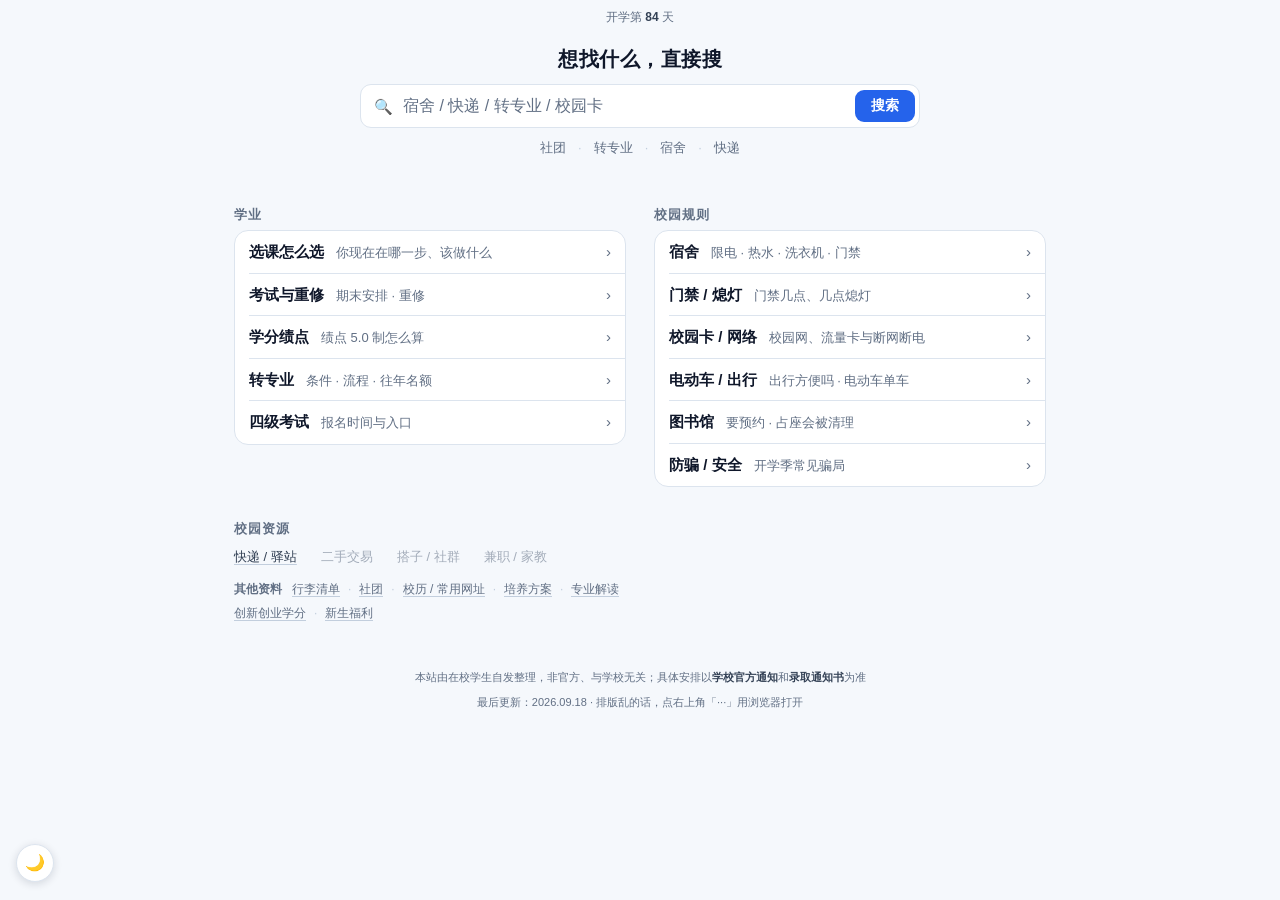
<file: index.html>
<!DOCTYPE html>
<html lang="zh-CN">
<head>
<meta charset="UTF-8">
<meta name="viewport" content="width=device-width, initial-scale=1.0">
<title>中国计量大学 · 2026新生指南</title>
<link rel="stylesheet" href="theme.css?v=20260918a">
<script src="theme.js?v=20260918a"></script>
<style>
/* ============================================================
   首页 v3.1（09-18）：Apple 式克制排版
   原则：搜索是唯一主角；用字号/字重/留白/细线组织信息，不用卡片；
        一个主强调色（--accent）只给交互；状态色只有「现在」的圆点。
   ── 首页专用 typography token ──
   theme.css 是全站 13 页共享调色板，本页不改它；
   下面的 token 只在本页生效（别的页面引不到这份 <style>）。
   每个字号只有一个用途，互不混用：
     --i-title 20px/600  搜索区标题（页面唯一的"大字"）
     --i-input 16px      输入框文字（≥16 防iOS聚焦缩放）
     --i-btn   14px/600  搜索按钮
     --i-row   15px/600  入口行标题（学业/校园规则）
     --i-desc  13px/400  入口行辅助说明
     --i-sec   13px/600  区块标题（现在/学业/校园规则/校园资源）
     --i-now   13px/500  「现在」条目
     --i-hot   13px/400  热门词
     --i-res   13px/400  校园资源行
     --i-lite  12px/400  其他资料
     --i-status 12px     顶部状态行
     --i-foot  11px      页脚
   ============================================================ */
body {
  --i-status:12px; --i-title:20px; --i-input:16px; --i-btn:14px;
  --i-sec:13px; --i-row:15px; --i-desc:13px; --i-now:13px; --i-hot:13px;
  --i-res:13px; --i-lite:12px; --i-foot:11px;
}

* { margin:0; padding:0; box-sizing:border-box; }
body { font-family:var(--font); font-size:var(--i-desc); line-height:1.5;
  color:var(--text); background:var(--bg); -webkit-font-smoothing:antialiased; }
a { -webkit-tap-highlight-color:transparent; }

/* ── 顶部状态行：开学第 N 天。轻到只剩一行小字 ── */
.status { text-align:center; padding:8px 20px 0;
  font-size:var(--i-status); color:var(--sub); }
.status b { color:var(--text2); font-weight:600; font-variant-numeric:tabular-nums; }
.status a { color:var(--accent); font-weight:600; text-decoration:none; }

/* ── 搜索区 = 第一视觉 ──
   标题只是说明，搜索框才是主角。（.hero 是 search.js 的插入锚点，⛔ 别改名） */
.hero { text-align:center; padding:14px 20px 0; }
.hero h1 { font-size:var(--i-title); font-weight:600; color:var(--head); letter-spacing:.5px; }

/* search.js 运行时把样式注入 <head> 末尾，会盖住同权重规则；
   本页所有搜索相关覆盖一律加 body 前缀，与注入顺序无关。 */
body .ss-home { max-width:600px; margin:10px auto 0; padding:0 20px; }
body .ss-home .ss-home-input { width:100%; font-family:inherit; font-size:var(--i-input);
  font-weight:400; color:var(--text); background:var(--card);
  border:1px solid var(--line); border-radius:11px; min-height:44px;
  padding:10px 84px 10px 42px; outline:none; transition:border-color .15s; }
body .ss-home .ss-home-input::placeholder { color:var(--sub); }
body .ss-home .ss-home-input:focus { border-color:var(--accent); }
body .ss-home-ico { position:absolute; left:14px; top:50%; transform:translateY(-50%);
  font-size:15px; line-height:1; color:var(--sub); pointer-events:none; }
body .ss-home .ss-home-btn { position:absolute; right:5px; top:50%; transform:translateY(-50%);
  border:none; cursor:pointer; font-family:inherit; font-size:var(--i-btn); font-weight:600;
  color:var(--on-accent); background:var(--accent);      /* 单色，不要渐变 */
  border-radius:9px; padding:0 16px; min-height:32px; }
body .ss-home .ss-home-btn:hover { filter:brightness(1.06); }

/* 热门词：一行浅灰提示，用「·」分隔，不是栏目 */
body .ss-home .ss-home-hot { display:flex; flex-wrap:wrap; align-items:center; justify-content:center;
  gap:2px 0; width:100%; margin:8px auto 0; padding:0;
  background:transparent; border:none; border-radius:0; box-shadow:none; line-height:1.6; }
body .ss-home .ss-home-hot-t { display:none; }
body .ss-home .ss-home-chip { font-family:inherit; font-size:var(--i-hot); font-weight:400;
  color:var(--sub); cursor:pointer; line-height:1.6; background:transparent; border:none;
  border-radius:6px; padding:2px 6px; transition:color .15s; }
body .ss-home .ss-home-chip:not(:last-of-type)::after { content:'·'; margin-left:12px;
  color:var(--line2); }
body .ss-home .ss-home-chip:hover { color:var(--accent); background:transparent; }

/* 搜索结果面板（悬浮） */
body .ss-home .ss-home-results { background:var(--card); border:1px solid var(--line);
  border-radius:12px; box-shadow:0 10px 30px rgba(var(--shadow-rgb),.12); }
body .ss-home-results .ss-item { border-bottom-color:var(--line); }
body .ss-home-results .ss-item:hover { background:var(--brand-soft); }
body .ss-home-results .ss-it { color:var(--text); }
body .ss-home-results .ss-ik { color:var(--accent); background:var(--brand-soft); border-color:var(--brand-line); }
body .ss-home-results .ss-id { color:var(--sub); }
body .ss-home-results .ss-tip { color:var(--sub); }
body .ss-home-results .ss-none-t { color:var(--text); }
body .ss-home-results .ss-none-hint { color:var(--sub); }
body .ss-home-results .ss-ask, body .ss-home-results .ss-submit {
  background:var(--card); border:1px solid var(--line2); border-radius:10px;
  color:var(--accent); font-family:inherit; font-size:13px; font-weight:600;
  padding:6px 14px; text-decoration:none; cursor:pointer; }
body .ss-home-results .ss-ask:hover, body .ss-home-results .ss-submit:hover { border-color:var(--accent); }
body .ss-home-results .ss-req { background:var(--card2); }
body .ss-home-results .ss-req-btn { background:var(--card); border-color:var(--line2); }
body .ss-home .ss-home-input:focus-visible, body .ss-home .ss-home-btn:focus-visible,
body .ss-home .ss-home-chip:focus-visible, body .ss-home-results .ss-ask:focus-visible,
body .ss-home-results .ss-submit:focus-visible, body .ss-home-results .ss-req-btn:focus-visible {
  outline:2px solid var(--accent); outline-offset:2px; }

/* ── 主体 ── */
.wrap { max-width:860px; margin:0 auto; padding:10px 20px 0; }
.sec-t { font-size:var(--i-sec); font-weight:600; color:var(--sub);
  letter-spacing:1px; margin-bottom:6px; }

/* 现在：压成一条信息带（标签与条目同行），全过期整块消失 */
#now { display:flex; flex-wrap:wrap; align-items:center; gap:6px 20px; margin-top:12px; }
#now[hidden] { display:none; }
#now .sec-t { margin-bottom:0; }
.now-line { display:contents; }
.now-line .ni { display:inline-flex; align-items:center; gap:7px;
  font-size:var(--i-now); font-weight:500; color:var(--text); text-decoration:none; }
.now-line .ni i { width:5px; height:5px; border-radius:50%; background:var(--amber); flex:0 0 auto; }
.now-line a.ni:hover { color:var(--accent); }

/* 核心：学业 / 校园规则。iOS 分组列表：每栏一个圆角面板（细边框、内嵌分隔线、整行高亮）。
   桌面双栏并排；手机上下堆叠。 */
.core { margin-top:28px; display:grid; grid-template-columns:1fr; row-gap:24px; }
/* iOS 分组列表：每栏一个圆角面板，行内嵌分隔线，整行高亮 */
.rows { list-style:none; background:var(--card); border:1px solid var(--line);
  border-radius:14px; overflow:hidden; }
.rows li { position:relative; }
.rows li:not(:last-child)::after { content:''; position:absolute; left:14px; right:0;
  bottom:0; height:1px; background:var(--line); }
.rows a { display:flex; align-items:baseline; gap:12px;
  padding:10px 14px; text-decoration:none; color:var(--text); }
.rows .t { font-size:var(--i-row); font-weight:600; color:var(--head);
  flex:0 0 auto; line-height:1.4; }
.rows .d { flex:1; min-width:0; font-size:var(--i-desc); color:var(--sub); line-height:1.4;
  white-space:nowrap; overflow:hidden; text-overflow:ellipsis; }  /* 宁可截断也不破坏整行 */
.rows .go { flex:0 0 auto; color:var(--sub); font-size:var(--i-row); }
.rows a:hover { background:var(--brand-soft); }
.rows a:active { background:var(--brand-soft); }
@media (min-width:900px) {
  .wrap { padding-top:14px; padding-left:24px; padding-right:24px; }
  .hero { padding-top:18px; }
  .core { margin-top:30px; grid-template-columns:1fr 1fr; column-gap:28px; }
}

/* 键盘可达性：Tab 聚焦时清晰描边（鼠标点击不触发） */
.rows a:focus-visible, .now-line a:focus-visible, .res-line a:focus-visible, .lite a:focus-visible {
  outline:2px solid var(--accent); outline-offset:2px; border-radius:4px; }

/* 校园资源：明显弱一档。快递是真链接；暂无承接端的 = 静态灰字，
   不可点、不放假链接、不放「未上线」类字样（诚实降级，将来把灰字换成 <a> 即可） */
.res { margin-top:32px; }
.res-line { display:flex; flex-wrap:wrap; align-items:center; gap:6px 24px;
  padding-top:2px; font-size:var(--i-res); color:var(--sub); }
.res-line a { color:var(--text2); font-weight:500;
  text-decoration:underline; text-underline-offset:3px; text-decoration-color:var(--line2); }  /* 弱化但明确可点 */
.res-line a:hover { text-decoration:underline; }
.res-line .off { opacity:.55; }

/* 其他资料：最轻，单行文字链 */
.lite { margin-top:14px; }
.lite p { font-size:var(--i-lite); color:var(--sub); }
.lite b { font-weight:600; margin-right:10px; }
.lite a { color:var(--sub); text-decoration:none; border-bottom:1px solid var(--line2); }
.lite a:hover { color:var(--accent); border-bottom-color:var(--accent); }
.lite .sep { color:var(--line2); margin:0 8px; }
.lite p + p { margin-top:6px; }

/* 页脚：大幅减重（无线、11px、收紧），底部留白仍避开左下角昼夜按钮 */
.footer { text-align:center; margin-top:32px;
  padding:14px 20px 56px; font-size:var(--i-foot); color:var(--sub); line-height:1.7; }
.footer b { color:var(--text2); }

/* 仅首页隐藏（页面级控制，不改共享脚本）：群卡 / 分享卡 */
.ct-card, .sh-card { display:none !important; }
</style>
</head>
<body data-page="home">


<!-- ===== 首页 v3.1（09-18 Apple 式排版）骨架不变：
     状态行 → 搜索（第一视觉）→ 现在（轻横排）→ 学业/校园规则（桌面双栏行式目录）
     → 校园资源（弱区）→ 其他资料（单行）→ 页脚。
     搜索框由 search.js 注入到 .hero 之后；无结果面板有「问学长 / 提交需求」两个出口。 ===== -->

<div class="status" id="status">开学第 <b>—</b> 天</div>

<div class="hero">
  <h1>想找什么，直接搜</h1>
</div>

<main class="wrap">
  <section id="now" hidden>
    <h2 class="sec-t">现在</h2>
    <div class="now-line" id="now-list"></div>
  </section>

  <section class="core">
    <div>
      <h2 class="sec-t">学业</h2>
      <ul class="rows">
        <li><a href="course.html?v=20260918a#sec-now"><span class="t">选课怎么选</span><span class="d">你现在在哪一步、该做什么</span><span class="go">›</span></a></li>
        <li><a href="timeline.html?v=20260918a#final"><span class="t">考试与重修</span><span class="d">期末安排 · 重修</span><span class="go">›</span></a></li>
        <li><a href="timeline.html?v=20260918a#gpa"><span class="t">学分绩点</span><span class="d">绩点 5.0 制怎么算</span><span class="go">›</span></a></li>
        <li><a href="transfer.html?v=20260918a#sec-conditions"><span class="t">转专业</span><span class="d">条件 · 流程 · 往年名额</span><span class="go">›</span></a></li>
        <li><a href="timeline.html?v=20260918a#cet4"><span class="t">四级考试</span><span class="d">报名时间与入口</span><span class="go">›</span></a></li>
      </ul>
    </div>
    <div>
      <h2 class="sec-t">校园规则</h2>
      <ul class="rows">
        <li><a href="questions.html?v=20260918a"><span class="t">宿舍</span><span class="d">限电 · 热水 · 洗衣机 · 门禁</span><span class="go">›</span></a></li>
        <li><a href="questions.html?v=20260918a#qa-27"><span class="t">门禁 / 熄灯</span><span class="d">门禁几点、几点熄灯</span><span class="go">›</span></a></li>
        <li><a href="questions.html?v=20260918a#qa-21"><span class="t">校园卡 / 网络</span><span class="d">校园网、流量卡与断网断电</span><span class="go">›</span></a></li>
        <li><a href="questions.html?v=20260918a#qa-29"><span class="t">电动车 / 出行</span><span class="d">出行方便吗 · 电动车单车</span><span class="go">›</span></a></li>
        <li><a href="timeline.html?v=20260918a#library"><span class="t">图书馆</span><span class="d">要预约 · 占座会被清理</span><span class="go">›</span></a></li>
        <li><a href="questions.html?v=20260918a#fangpian"><span class="t">防骗 / 安全</span><span class="d">开学季常见骗局</span><span class="go">›</span></a></li>
      </ul>
    </div>
  </section>

  <section class="res">
    <h2 class="sec-t">校园资源</h2>
    <div class="res-line">
      <a href="timeline.html?v=20260918a#express">快递 / 驿站</a>
      <span class="off">二手交易</span>
      <span class="off">搭子 / 社群</span>
      <span class="off">兼职 / 家教</span>
    </div>
  </section>

  <section class="lite">
    <p><b>其他资料</b><a href="luggage.html?v=20260918a">行李清单</a><span class="sep">·</span><a href="club.html?v=20260918a">社团</a><span class="sep">·</span><a href="timeline.html?v=20260918a#links">校历 / 常用网址</a><span class="sep">·</span><a href="curriculum.html?v=20260918a">培养方案</a><span class="sep">·</span><a href="major.html?v=20260918a">专业解读</a></p>
    <p><a href="course.html?v=20260918a#sec-innovation">创新创业学分</a><span class="sep">·</span><a href="welfare.html?v=20260918a">新生福利</a></p>
  </section>
</main>

<div class="footer">
  <p>本站由在校学生自发整理，非官方、与学校无关；具体安排以<b>学校官方通知</b>和<b>录取通知书</b>为准</p>
  <p style="margin-top:6px">最后更新：<span id="last-updated">2026.09.18</span> · 排版乱的话，点右上角「···」用浏览器打开</p>
</div>

<script>
/* ===== 全站只有这里要手动改：DATA_VERSION（同时决定 ?v= 缓存版本和页脚日期） ===== */
const DATA_VERSION = '20260918a';
const REPORT_DATE  = new Date(2026, 8, 13, 0, 0, 0); // 报到日（月份从 0 起，8 = 9 月）

/* ===== 截止事项（「现在」区唯一数据源）=====
   每条带 from（什么时候开始提醒）：「现在」只显示 from ≤ 今天 < until 的条目，
   远期事项（如体测）不到时间绝不出现 —— 这块不是校历，必须真有时间敏感性。
   规矩：① 日期只录站内核实过的官方口径，不猜；
        ② 过了 until 自动消失；③ 有新的官方时间 → 按截止日远近插进列表。 */
const DEADLINES = [
  { label: '四级报名 9/28 17:00 截止', from: new Date(2026, 8, 15),        until: new Date(2026, 8, 28, 17, 0, 0),  href: 'timeline.html?v=' + DATA_VERSION + '#cet4' },
  { label: '社团招新进行中',           from: new Date(2026, 8, 13),        until: new Date(2026, 8, 30, 23, 59, 59), href: 'club.html?v=' + DATA_VERSION },
  { label: '入馆考试 10/1 前完成',     from: new Date(2026, 8, 25),        until: new Date(2026, 9, 1, 0, 0, 0),     href: 'timeline.html?v=' + DATA_VERSION },
  { label: '体测（10–11 月）',         from: new Date(2026, 9, 1, 0, 0, 0), until: new Date(2026, 10, 30, 23, 59, 59), href: '' }
];

(function () {
  var now = new Date();
  var dayN = Math.floor((now - REPORT_DATE) / 86400000) + 1;   /* 9/13 = 开学第 1 天 */

  /* 顶部状态行：报到前 = 倒计时 + 行李入口；报到后 = 开学第 N 天 */
  var st = document.getElementById('status');
  if (st) {
    if (dayN < 1) {
      st.innerHTML = '距离报到还有 <b>' + (1 - dayN) + '</b> 天 · <a href="luggage.html?v=' + DATA_VERSION + '">行李准备 + 报到材料确认</a>';
    } else {
      st.innerHTML = '开学第 <b>' + dayN + '</b> 天';
    }
  }

  /* 「现在」区：只渲染窗口内的条目；一条都没有 → 整块消失 */
  var sec = document.getElementById('now');
  var list = document.getElementById('now-list');
  if (sec && list) {
    var ok = DEADLINES.filter(function (d) { return now >= d.from && now < d.until; });
    if (!ok.length) { sec.hidden = true; }
    else {
      list.innerHTML = ok.map(function (d) {
        var inner = '<i></i><span>' + d.label + '</span>';
        return d.href ? '<a class="ni" href="' + d.href + '">' + inner + '</a>'
                      : '<span class="ni">' + inner + '</span>';
      }).join('');
      sec.hidden = false;
    }
  }

  /* 页脚「最后更新」由 DATA_VERSION 自动推导 —— 改版本号就等于改日期 */
  var el = document.getElementById('last-updated');
  if (el) {
    var v = String(DATA_VERSION).replace(/\D/g, '').slice(0, 8);
    if (v.length === 8) {
      var y = v.slice(0, 4), m = parseInt(v.slice(4, 6), 10), d2 = parseInt(v.slice(6, 8), 10);
      function p2(n) { return n < 10 ? '0' + n : '' + n; }
      if (m >= 1 && m <= 12 && d2 >= 1 && d2 <= 31) el.textContent = y + '.' + p2(m) + '.' + p2(d2);
    }
  }
})();
</script>

<script src="config.js"></script>
<script src="contact.js?v=20260918a"></script>
<script src="share.js?v=20260918a"></script>
<script src="analytics.js?v=20260918a"></script>
<script src="search.js?v=20260918a"></script>
<script>
/* 首页搜索框提示语：只在本页覆盖（search.js 是全站共用，不动它） */
(function () {
  function tweak() {
    var i = document.getElementById('ss-home-input');
    if (i) i.setAttribute('placeholder', '宿舍 / 快递 / 转专业 / 校园卡');
  }
  if (document.readyState === 'loading') document.addEventListener('DOMContentLoaded', function () { setTimeout(tweak, 0); });
  else setTimeout(tweak, 0);
})();
</script>
</body>
</html>
</file>
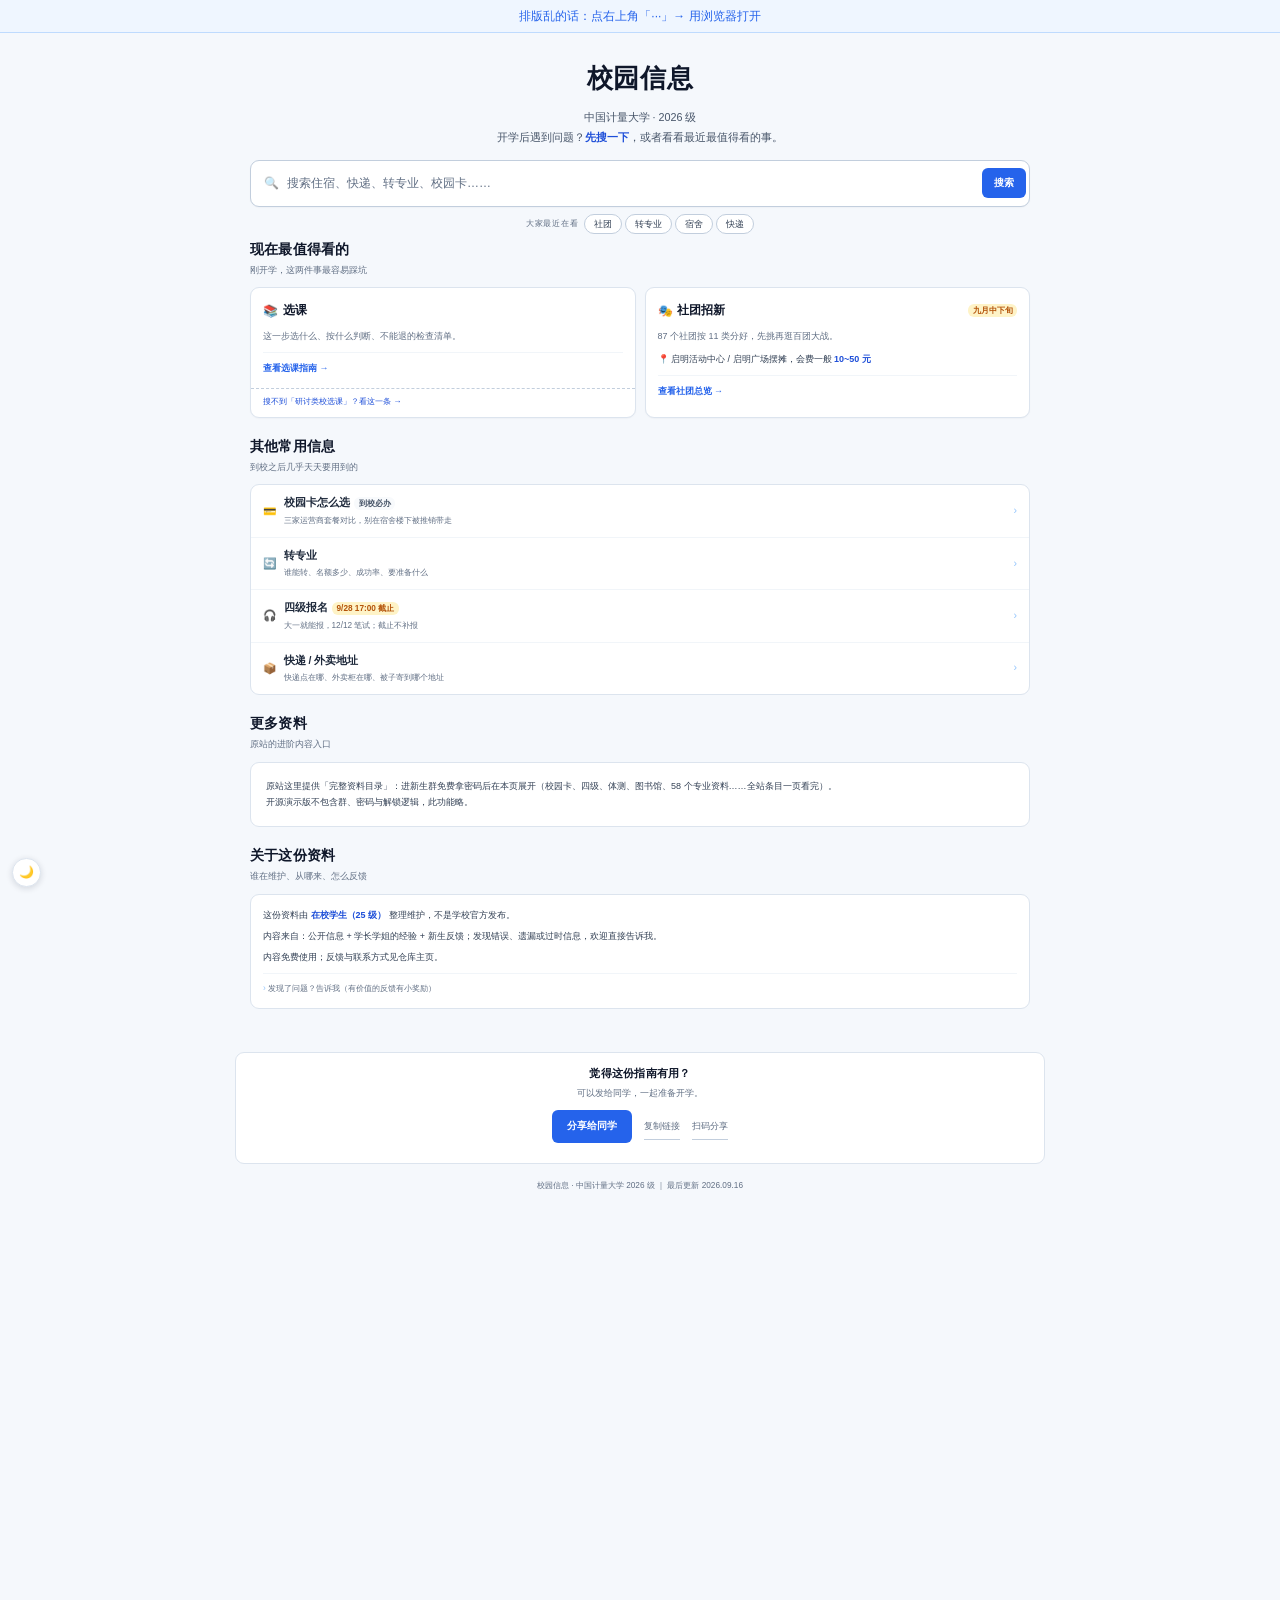
<file: campus.html>
<!DOCTYPE html>
<html lang="zh-CN">
<head>
<meta charset="UTF-8">
<meta name="viewport" content="width=device-width, initial-scale=1.0">
<title>校园信息 · 中国计量大学2026新生指南</title>
<meta name="description" content="中国计量大学 2026 级新生校园信息入口：选课、社团、校园卡、转专业、四级、快递外卖地址，遇到问题先搜一下。">
<link rel="stylesheet" href="theme.css?v=20260918a">
<script src="theme.js?v=20260918a"></script>
<style>
  /* ============================================================
     校园信息页 —— 信息入口型页面
     层级：搜索 → 现在最值得看的 → 其他常用信息 → 更多资料 → 关于/反馈 → 分享
     规矩：白卡 + 轻边框 + 极轻阴影；主色只用在 CTA/链接/状态；不做渐变堆叠、不做发光。
     ============================================================ */
  * { margin:0; padding:0; box-sizing:border-box; }
  body { zoom:75%; font-family:var(--font); background:var(--bg); color:var(--text); line-height:var(--lh); }

  /* 顶部：只留一句定位 + 标题，别的一律下沉 */
  .hero { position:relative; padding:var(--gap-4xl) var(--gap-2xl) var(--gap-xl); text-align:center; }
  .hero h1 { font-size:var(--fs-h1); font-weight:700; letter-spacing:1px; color:var(--head); }
  .hero .sub { margin-top:var(--gap-md); font-size:var(--fs-md-em); color:var(--sub2); line-height:var(--lh-loose); }
  .hero .sub b { color:var(--accent-d); font-weight:600; }
  /* 右上角：新生群（轻量胶囊，不抢搜索框） */
  .hero-qr { display:flex; justify-content:flex-end; }
  .qr-pill { display:inline-flex; align-items:center; gap:var(--gap-sm); text-decoration:none;
    background:var(--card); border:1px solid var(--line2); border-radius:var(--r-pill);
    padding:3px var(--gap-lg) 3px 3px; max-width:100%; }
  .qr-pill:hover { border-color:var(--accent); }
  .qr-pill img { display:block; width:36px; height:36px; border-radius:50%; object-fit:cover; object-position:50% 42%; background:#fff; }
  .qr-pill b { font-size:var(--fs-xs); font-weight:600; color:var(--accent-d); white-space:nowrap; }

  /* ===== 搜索框（search.js 会在 .hero 后自动插入 .ss-home；这里只做本页样式，逻辑一行没动） ===== */
  body .ss-home { max-width:var(--w-home); margin:0 auto; padding:0 var(--gap-2xl) var(--gap-sm); }
  body .ss-home .ss-home-input { width:100%; font-family:inherit; font-size:var(--fs-lg); font-weight:500; color:var(--text);
    background:var(--card); border:1px solid var(--line2); border-radius:var(--r-md); min-height:62px;
    padding:var(--gap-xl) 104px var(--gap-xl) 48px; box-shadow:0 1px 2px rgba(var(--shadow-rgb),.04); }
  body .ss-home .ss-home-input::placeholder { color:var(--sub); font-weight:400; }
  body .ss-home .ss-home-input:focus { outline:none; border-color:var(--accent); box-shadow:0 0 0 3px rgba(37,99,235,.12); }
  body .ss-home .ss-home-ico { position:absolute; left:18px; top:50%; transform:translateY(-50%); font-size:var(--fs-lg); line-height:1; pointer-events:none; opacity:.7; }
  body .ss-home .ss-home-btn { position:absolute; right:6px; top:50%; transform:translateY(-50%); border:none; cursor:pointer;
    font-family:inherit; font-size:var(--fs-sm); font-weight:600; color:var(--on-accent); background:var(--accent);
    border-radius:var(--r-sm); padding:var(--gap) var(--gap-xl); min-height:40px; }
  body .ss-home .ss-home-btn:hover { background:var(--accent-d); }
  body .ss-home .ss-home-hot { display:flex; flex-wrap:wrap; align-items:center; justify-content:center; gap:var(--gap-xs);
    margin-top:var(--gap-md); }
  body .ss-home .ss-home-hot-t { font-size:var(--fs-2xs); color:var(--sub); letter-spacing:1px; padding-right:var(--gap-xs); }
  body .ss-home .ss-home-chip { font-family:inherit; font-size:var(--fs-xs); font-weight:500; cursor:pointer; line-height:1;
    color:var(--text2); background:var(--card); border:1px solid var(--line2); border-radius:var(--r-pill);
    padding:var(--gap-sm) var(--gap-lg); }
  body .ss-home .ss-home-chip:hover { color:var(--accent-d); border-color:var(--accent); }
  body .ss-home .ss-home-results { background:var(--card); border:1px solid var(--line2); border-radius:var(--r-md);
    box-shadow:0 12px 28px rgba(var(--shadow-rgb),.10); }
  body .ss-home .ss-home-results .ss-item { border-bottom-color:var(--card3); }
  body .ss-home .ss-home-results .ss-item:hover { background:var(--brand-soft); }
  body .ss-home .ss-home-results .ss-it { color:var(--text); }
  body .ss-home .ss-home-results .ss-id,
  body .ss-home .ss-home-results .ss-tip,
  body .ss-home .ss-home-results .ss-none-hint { color:var(--sub); }
  body .ss-home .ss-home-results .ss-ik { color:var(--accent); background:var(--brand-soft); border-color:var(--brand-line); }
  body .ss-home .ss-home-results .ss-none-t { color:var(--text2); }
  body .ss-home .ss-home-results .ss-ask { color:var(--accent); }
  body .ss-home .ss-home-results .ss-wx { color:var(--yellow); }
  body .ss-home .ss-home-results .ss-wx b { color:var(--text); }

  /* ===== 骨架：一个统一的内容栏，段落之间靠留白分层，不靠分割线 ===== */
  .wrap { max-width:var(--w-home); margin:0 auto; padding:0 var(--gap-2xl) var(--gap-md); }
  .sec { margin-bottom:var(--gap-3xl); }
  .sec-h { margin-bottom:var(--gap-lg); }
  .sec-h b { display:block; font-size:var(--fs-xl); font-weight:700; color:var(--head); letter-spacing:.3px; }
  .sec-h span { display:block; margin-top:var(--gap-2xs); font-size:var(--fs-xs); color:var(--sub); }

  /* ===== 状态标签：整页只用 3 种语义色 ===== */
  .pill { display:inline-block; font-size:var(--fs-2xs); font-weight:600; line-height:1.6;
    border-radius:var(--r-sm); padding:0 var(--gap-sm); white-space:nowrap; }
  .pill-now { color:var(--accent-d); background:var(--brand-soft); }         /* 正在发生 */
  .pill-time { color:var(--yellow); background:var(--yellow-soft2); }        /* 有截止时间 */
  .pill-soft { color:var(--sub2); background:var(--card2); }                 /* 随时可看 */

  /* ===== 第一优先级：两张主卡（整块可点） ===== */
  .cards { display:grid; grid-template-columns:1fr 1fr; gap:var(--gap-lg); }
  .c-main { display:block; background:var(--card); border:1px solid var(--line); border-radius:var(--r-md);
    text-decoration:none; box-shadow:0 1px 2px rgba(var(--shadow-rgb),.04); }
  .c-main:hover { border-color:var(--accent); }
  .c-body { padding:var(--gap-xl); }
  .c-top { display:flex; align-items:center; gap:var(--gap-sm); margin-bottom:var(--gap-md); }
  .c-top .em { font-size:var(--fs-lg); line-height:1; }
  .c-top .t { font-size:var(--fs-lg); font-weight:700; color:var(--head); }
  .c-main:hover .t { color:var(--accent); }
  .c-top .pill { margin-left:auto; }
  .c-d { font-size:var(--fs-xs); color:var(--sub); line-height:var(--lh-loose); }
  .c-m { margin-top:var(--gap-md); font-size:var(--fs-xs); color:var(--text2); }
  .c-m b { color:var(--accent-d); font-weight:700; }
  .c-go { margin-top:var(--gap-md); padding-top:var(--gap-md); border-top:1px solid var(--card3);
    font-size:var(--fs-xs); font-weight:600; color:var(--accent); }
  .c-alt { display:block; padding:var(--gap) var(--gap-xl) var(--gap-md); font-size:var(--fs-2xs); color:var(--accent-d);
    text-decoration:none; border-top:1px dashed var(--line2); }
  .c-alt:hover { color:var(--accent); }

  /* ===== 第二优先级：紧凑列表（信息密度高、视觉更轻） ===== */
  .rows { background:var(--card); border:1px solid var(--line); border-radius:var(--r-md); overflow:hidden; }
  .row { display:flex; align-items:center; gap:var(--gap-md); padding:var(--gap-lg) var(--gap-xl);
    text-decoration:none; border-top:1px solid var(--card3); }
  .row:first-child { border-top:none; }
  .row:hover { background:var(--brand-soft); }
  .row .em { flex:0 0 auto; font-size:var(--fs-md-em); line-height:1; }
  .row .tx { flex:1; min-width:0; }
  .row .tt { display:flex; align-items:center; gap:var(--gap-sm); font-size:var(--fs-md); font-weight:600; color:var(--text); }
  .row:hover .tt { color:var(--accent); }
  .row .dd { display:block; margin-top:var(--gap-2xs); font-size:var(--fs-2xs); color:var(--sub); }
  .row .g { flex:0 0 auto; color:var(--brand-light); font-size:var(--fs-md); }
  .row:hover .g { color:var(--accent); }

  /* ===== 更多资料（不写成付费墙：先给范围，再给唯一 CTA） ===== */
  .more { background:var(--card); border:1px solid var(--line); border-radius:var(--r-md); padding:var(--gap-2xl); }
  .more .md { font-size:var(--fs-xs); color:var(--text2); line-height:var(--lh-loose); }
  .more .chips { display:flex; flex-wrap:wrap; gap:var(--gap-sm); margin:var(--gap-lg) 0 var(--gap-lg); }
  .more .chips span { font-size:var(--fs-2xs); color:var(--sub2); background:var(--card2);
    border-radius:var(--r-sm); padding:var(--gap-xs) var(--gap-md); }
  .cta-main { display:inline-flex; align-items:center; gap:var(--gap-sm); text-decoration:none;
    font-size:var(--fs-sm); font-weight:600; color:var(--on-accent); background:var(--accent);
    border-radius:var(--r-sm); padding:var(--gap-lg) var(--gap-2xl); min-height:44px; }
  .cta-main:hover { background:var(--accent-d); }
  .more .hint { margin-top:var(--gap-md); font-size:var(--fs-2xs); color:var(--sub); line-height:var(--lh); }

  /* 密码入口：默认收起、样式次要（功能保留，但绝不像"解锁付费"） */
  details.gate { margin-top:var(--gap-lg); border-top:1px solid var(--card3); padding-top:var(--gap-lg); }
  details.gate > summary { font-size:var(--fs-2xs); color:var(--sub); cursor:pointer; list-style:none; }
  details.gate > summary::-webkit-details-marker { display:none; }
  details.gate > summary::before { content:"› "; color:var(--brand-light); }
  details.gate[open] > summary::before { content:"⌄ "; }
  .gate-form { display:flex; gap:var(--gap); flex-wrap:wrap; margin-top:var(--gap-md); }
  .gate-input { flex:1 1 200px; max-width:280px; font-family:inherit; font-size:var(--fs-xs); color:var(--text);
    background:var(--card2); border:1px solid var(--line2); border-radius:var(--r-sm); padding:var(--gap) var(--gap-lg); min-height:40px; }
  .gate-input:focus { outline:none; border-color:var(--accent); }
  .gate-btn { font-family:inherit; font-size:var(--fs-xs); font-weight:600; color:var(--text2); cursor:pointer;
    background:var(--card2); border:1px solid var(--line2); border-radius:var(--r-sm); padding:var(--gap) var(--gap-xl); min-height:40px; }
  .gate-btn:hover { color:var(--accent-d); border-color:var(--accent); }
  .gate-btn.plain { background:transparent; border-color:transparent; color:var(--sub); }
  .gate-msg { margin-top:var(--gap); font-size:var(--fs-2xs); line-height:var(--lh); min-height:16px; color:var(--sub); }
  .gate-msg.bad { color:var(--red); }
  .gate-msg.ok { color:var(--green); }
  .unlocked-bar { display:flex; align-items:center; justify-content:space-between; gap:var(--gap-md); flex-wrap:wrap;
    margin:var(--gap-md) 0 var(--gap-md); padding-bottom:var(--gap-md); border-bottom:1px solid var(--card3);
    font-size:var(--fs-2xs); color:var(--sub); }
  .ghead { margin:var(--gap-lg) 0 var(--gap-sm); font-size:var(--fs-xs); font-weight:700; color:var(--head); }
  .ghead:first-child { margin-top:0; }
  .ghead em { font-style:normal; font-weight:400; color:var(--sub); margin-left:var(--gap-sm); }
  .glist { border-top:1px solid var(--card3); }
  .glist a { display:block; padding:var(--gap) 0; font-size:var(--fs-xs); color:var(--text2); text-decoration:none; border-bottom:1px solid var(--card3); }
  .glist a:hover { color:var(--accent); }
  .glist a em { font-style:normal; color:var(--sub); margin-left:var(--gap-sm); font-size:var(--fs-2xs); }
  .sec.old .ghead { color:var(--sub); }

  /* ===== 关于这份资料（轻量可信度 + 折叠的反馈奖励 + 小幅赞赏） ===== */
  .about { background:var(--card); border:1px solid var(--line); border-radius:var(--r-md); padding:var(--gap-xl); }
  .about p { font-size:var(--fs-xs); color:var(--text2); line-height:var(--lh-loose); margin-bottom:var(--gap-sm); }
  .about p:last-child { margin-bottom:0; }
  .about b { color:var(--accent-d); font-weight:600; }
  .about .wx { color:var(--head); font-weight:700; letter-spacing:1px; user-select:all; -webkit-user-select:all; }
  details.fb { margin-top:var(--gap-md); border-top:1px solid var(--card3); padding-top:var(--gap-md); }
  details.fb > summary { font-size:var(--fs-2xs); color:var(--sub); cursor:pointer; list-style:none; }
  details.fb > summary::-webkit-details-marker { display:none; }
  details.fb > summary::before { content:"› "; color:var(--brand-light); }
  details.fb[open] > summary::before { content:"⌄ "; }
  .fb-body { margin-top:var(--gap-md); font-size:var(--fs-2xs); color:var(--sub); line-height:var(--lh-loose); }
  .fb-body div { margin-bottom:var(--gap-xs); }
  .fb-body b { color:var(--text2); }
  .tip-inline { display:flex; align-items:center; gap:var(--gap-md); margin-top:var(--gap-md); padding-top:var(--gap-md); border-top:1px solid var(--card3); }
  .tip-inline img { display:block; width:72px; height:72px; border-radius:var(--r-sm); border:1px solid var(--line2); background:#fff; }
  .tip-inline span { font-size:var(--fs-2xs); color:var(--sub); line-height:var(--lh); }

  /* ===== 二维码大图预览：页面内弹层（不跳原图、不需要双指缩放） =====
     尺寸由脚本按「视口 × 0.78 ÷ 当前 zoom」算好直接写死，避免 zoom:75% 把 vw/vh 一起缩掉 */
  .qr-modal { position:fixed; left:0; top:0; z-index:9999; display:flex; flex-direction:column;
    align-items:center; justify-content:center; background:rgba(9,13,26,.86); padding:var(--gap-lg); }
  .qr-modal[hidden] { display:none; }
  .qr-modal-img { display:block; width:auto; height:auto; background:#fff; border-radius:var(--r-md);
    box-shadow:0 18px 50px rgba(0,0,0,.45); }
  .qr-close { position:absolute; top:10px; right:10px; width:56px; height:56px; cursor:pointer;
    font-family:inherit; font-size:26px; line-height:1; color:#fff; background:rgba(255,255,255,.14);
    border:1px solid rgba(255,255,255,.28); border-radius:50%; }
  .qr-close:hover { background:rgba(255,255,255,.24); }
  .qr-modal-tip { margin-top:var(--gap-md); font-size:var(--fs-xs); color:rgba(255,255,255,.72); text-align:center; }

  /* ===== 底部分享 / 群卡：统一压小，次级操作做成文字 ===== */
  body .sh-card { max-width:var(--w-home); margin:var(--gap-3xl) auto 0; padding:var(--gap-xl); background:var(--card) !important;
    border:1px solid var(--line) !important; border-radius:var(--r-md); }
  body .sh-card .sh-t { color:var(--head) !important; font-size:var(--fs-md) !important; font-weight:700; }
  body .sh-card .sh-s { color:var(--sub) !important; font-size:var(--fs-xs) !important; }
  body .sh-card .sh-btns { display:flex; align-items:center; justify-content:center; gap:var(--gap-xl); margin-top:var(--gap-lg); flex-wrap:wrap; }
  body .sh-card .sh-btn { font-family:inherit; cursor:pointer; }
  body .sh-card .sh-btn.sh-primary { background:var(--accent) !important; color:var(--on-accent) !important;
    border:none !important; border-radius:var(--r-sm); font-size:var(--fs-sm); font-weight:600; padding:var(--gap-lg) var(--gap-2xl); min-height:44px; }
  body .sh-card .sh-btn.sh-primary:hover { background:var(--accent-d) !important; }
  body .sh-card .sh-btn.sh-copy { background:transparent !important; border:none !important; color:var(--sub) !important;
    font-size:var(--fs-xs) !important; font-weight:500 !important; padding:var(--gap) 0 !important; min-height:0;
    border-bottom:1px solid var(--line2) !important; border-radius:0 !important; }
  body .sh-card .sh-btn.sh-copy:hover { color:var(--accent) !important; border-bottom-color:var(--accent) !important; }
  body .sh-card .sh-state { font-size:var(--fs-2xs); color:var(--sub); }
  body .sh-card .sh-qr img { border-radius:var(--r-sm); }
  body .sh-card .sh-qr-t { color:var(--sub) !important; font-size:var(--fs-2xs) !important; }
  /* contact.js 注入的底部群卡：本页已有群入口（右上 + 更多资料），这里就不再重复占地方 */
  body .ct-card { display:none; }

  .footer { max-width:var(--w-home); margin:0 auto; padding:var(--gap-2xl) var(--gap-2xl) var(--gap-4xl);
    text-align:center; font-size:var(--fs-2xs); color:var(--sub); }

  @media (max-width:700px){
    .hero { padding:var(--gap-3xl) var(--gap-xl) var(--gap-md); }
    .hero h1 { font-size:var(--fs-xl); }
    .hero .sub { font-size:var(--fs-md-em); }
    .hero-qr { margin-bottom:var(--gap-md); }
    body .ss-home { padding:0 var(--gap-xl) var(--gap-sm); }
    body .ss-home .ss-home-input { font-size:var(--fs-md); min-height:62px; padding:var(--gap-lg) 92px var(--gap-lg) 44px; }
    body .ss-home .ss-home-btn { padding:var(--gap) var(--gap-lg); min-height:44px; }
    .wrap { padding:0 var(--gap-xl) var(--gap-md); }
    .sec { margin-bottom:var(--gap-2xl); }
    .cards { grid-template-columns:1fr; }
    .sec-h b { font-size:var(--fs-lg); }
    .more { padding:var(--gap-xl); }
    .cta-main { width:100%; justify-content:center; }
    .about { padding:var(--gap-lg); }
    .tip-inline { flex-direction:row; }
    body .sh-card { margin:var(--gap-2xl) var(--gap-xl) 0; }
  }
</style>
</head>
<body data-page="campus">
<div style="text-align:center;padding:var(--gap) var(--gap-lg);background:var(--brand-soft);border-bottom:1px solid var(--brand-line);font-size:var(--fs-lg);color:var(--accent)">排版乱的话：点右上角「···」→ 用浏览器打开</div>

<div class="hero">
  <h1>校园信息</h1>
  <p class="sub">中国计量大学 · 2026 级<br>开学后遇到问题？<b>先搜一下</b>，或者看看最近最值得看的事。</p>
</div>

<!-- 搜索框 + 大家最近在看：由 search.js 自动插在这里（本页视为首页，逻辑未改） -->

<div class="wrap">

  <!-- ========== 一、现在最值得看的（两张主卡） ========== -->
  <section class="sec" id="now">
    <div class="sec-h"><b>现在最值得看的</b><span>刚开学，这两件事最容易踩坑</span></div>
    <div class="cards">

      <div class="c-main">
        <a class="c-body" href="course.html" style="display:block;text-decoration:none;color:inherit">
          <div class="c-top"><span class="em">📚</span><span class="t">选课</span></div>
          <div class="c-d">这一步选什么、按什么判断、不能退的检查清单。</div>
          <div class="c-go">查看选课指南 →</div>
        </a>
        <a class="c-alt" href="questions.html#xuanke">搜不到「研讨类校选课」？看这一条 →</a>
      </div>

      <div class="c-main">
        <a class="c-body" href="club.html" style="display:block;text-decoration:none;color:inherit">
          <div class="c-top"><span class="em">🎭</span><span class="t">社团招新</span><span class="pill pill-time">九月中下旬</span></div>
          <div class="c-d">87 个社团按 11 类分好，先挑再逛百团大战。</div>
          <div class="c-m">📍 启明活动中心 / 启明广场摆摊，会费一般 <b>10~50 元</b></div>
          <div class="c-go">查看社团总览 →</div>
        </a>
      </div>

    </div>
  </section>

  <!-- ========== 二、其他常用信息（紧凑列表） ========== -->
  <section class="sec" id="more">
    <div class="sec-h"><b>其他常用信息</b><span>到校之后几乎天天要用到的</span></div>
    <div class="rows">
      <a class="row" href="timeline.html#sim-card">
        <span class="em">💳</span>
        <span class="tx"><span class="tt">校园卡怎么选<span class="pill pill-soft">到校必办</span></span>
        <span class="dd">三家运营商套餐对比，别在宿舍楼下被推销带走</span></span>
        <span class="g">›</span>
      </a>
      <a class="row" href="transfer.html">
        <span class="em">🔄</span>
        <span class="tx"><span class="tt">转专业</span>
        <span class="dd">谁能转、名额多少、成功率、要准备什么</span></span>
        <span class="g">›</span>
      </a>
      <a class="row" href="timeline.html#cet4">
        <span class="em">🎧</span>
        <span class="tx"><span class="tt">四级报名<span class="pill pill-time">9/28 17:00 截止</span></span>
        <span class="dd">大一就能报，12/12 笔试；截止不补报</span></span>
        <span class="g">›</span>
      </a>
      <a class="row" href="questions.html">
        <span class="em">📦</span>
        <span class="tx"><span class="tt">快递 / 外卖地址</span>
        <span class="dd">快递点在哪、外卖柜在哪、被子寄到哪个地址</span></span>
        <span class="g">›</span>
      </a>
    </div>
  </section>

  <!-- ========== 三、更多资料（原站：进群免费拿密码解锁完整目录；开源版不含群与密码，功能略） ========== -->
  <section class="sec" id="all">
    <div class="sec-h"><b>更多资料</b><span>原站的进阶内容入口</span></div>
    <div class="more">
      <p class="md">原站这里提供「完整资料目录」：进新生群免费拿密码后在本页展开（校园卡、四级、体测、图书馆、58 个专业资料……全站条目一页看完）。<br>开源演示版不包含群、密码与解锁逻辑，此功能略。</p>
    </div>
  </section>

  <!-- ========== 四、关于这份资料（可信度 + 反馈 + 赞赏） ========== -->
  <section class="sec" id="about">
    <div class="sec-h"><b>关于这份资料</b><span>谁在维护、从哪来、怎么反馈</span></div>
    <div class="about">
      <p>这份资料由 <b>在校学生（25 级）</b> 整理维护，不是学校官方发布。</p>
      <p>内容来自：公开信息 + 学长学姐的经验 + 新生反馈；发现错误、遗漏或过时信息，欢迎直接告诉我。</p>
      <p>内容免费使用；反馈与联系方式见仓库主页。</p>

      <details class="fb">
        <summary>发现了问题？告诉我（有价值的反馈有小奖励）</summary>
        <div class="fb-body">
          <div><b>20 元</b>：明显错误 + 具体改进建议</div>
          <div><b>10 元</b>：错误 / 遗漏 / 表述不清</div>
          <div><b>奶茶或 5 元</b>：有价值的新生问题 / 有效传播</div>
          <div style="margin-top:var(--gap-md)">通过仓库主页的联系方式发我就行，不用客气；我核实后就在页面里改。</div>
        </div>
      </details>

          </div>
  </section>

</div>

<!-- 二维码大图预览层（点二维码不跳原图，弹在这里看） -->
<div class="qr-modal" id="qrModal" hidden role="dialog" aria-modal="true" aria-label="二维码预览">
  <button class="qr-close" id="qrClose" type="button" aria-label="关闭">×</button>
  <img class="qr-modal-img" id="qrModalImg" alt="二维码">
  <p class="qr-modal-tip">长按图片可以直接识别 · 点空白处或右上角 × 关闭</p>
</div>

<div class="footer">
  校园信息 · 中国计量大学 2026 级 ｜ 最后更新 2026.09.16
</div>

<!-- ⚠️ 本页这三个共享脚本的 ?v= 一直卡在 20260915m（比全站旧一版）：
     _bump.js 是按「上一个版本号」做整串替换的，campus.html 不知何时漏掉了，
     于是它一直在用旧版本号去要 search.js / share.js / contact.js —— 访客若命中缓存
     就会拿到旧脚本（搜索面板还是黑的、分享按钮还是灰的）。2026-09-17 对齐到 20260916a。 -->
<script src="config.js"></script>
<script src="contact.js?v=20260918a"></script>
<script src="share.js?v=20260918a"></script>
<script src="analytics.js?v=20260918a"></script>
<script src="search.js?v=20260918a"></script>
<script>
/* ============================================================
   校园信息页脚本（只做三件事，其余功能都在共享脚本里，一行没动）：
   （开源演示版：原「① 密码门 ② 访问统计 ③ 赞赏码」三段已移除 ——
   群、密码、收款码、统计端点均不属于开源内容。保留 ④⑤ 两段。）
   
   ============================================================ */
(function () {
  'use strict';

  /* ---------- ④ 搜索框文案本地化（只改文字，不动搜索逻辑） ---------- */
  function tweakSearch() {
    var inp = document.getElementById('ss-home-input');
    if (inp) inp.setAttribute('placeholder', '搜索住宿、快递、转专业、校园卡……');
    var lbl = document.querySelector('.ss-home-hot-t');
    if (lbl) lbl.textContent = '大家最近在看';
  }
  if (document.readyState === 'loading') document.addEventListener('DOMContentLoaded', function () { setTimeout(tweakSearch, 0); });
  else setTimeout(tweakSearch, 0);

  /* ---------- ⑤ 二维码大图预览：页面内弹层（替掉原来的「跳原图」） ----------
     关键点：页面 body 上有 zoom:75%，vw/vh 会跟着被缩小，
     所以弹层和图片尺寸一律按「视口 × 比例 ÷ zoom」算，保证任何屏幕都不溢出、都居中。 */
  var qrModal = document.getElementById('qrModal');
  var qrModalImg = document.getElementById('qrModalImg');

  function qrOpen(src, alt) {
    if (!src || !qrModal) return;
    var z = 1;
    try { z = parseFloat(window.getComputedStyle(document.body).zoom) || 1; } catch (e) {}
    var vw = window.innerWidth, vh = window.innerHeight;
    qrModal.style.width = Math.round(vw / z) + 'px';
    qrModal.style.height = Math.round(vh / z) + 'px';
    /* 最大占 78% 视口（宽、高都限），保持原始宽高比，不拉伸不裁切 */
    qrModalImg.style.maxWidth = Math.round(vw * 0.78 / z) + 'px';
    qrModalImg.style.maxHeight = Math.round(vh * 0.78 / z) + 'px';
    qrModalImg.setAttribute('src', src);
    qrModalImg.setAttribute('alt', alt || '二维码');
    qrModal.hidden = false;
    document.documentElement.style.overflow = 'hidden';
  }
  function qrClose() {
    if (!qrModal) return;
    qrModal.hidden = true;
    qrModalImg.removeAttribute('src');
    document.documentElement.style.overflow = '';
  }
  document.addEventListener('click', function (e) {
    var t = e.target, hit = null;
    while (t && t !== document && !hit) {
      if (t.getAttribute && t.getAttribute('data-qr')) hit = t;
      t = t.parentNode;
    }
    if (hit) { e.preventDefault(); qrOpen(hit.getAttribute('data-qr'), hit.getAttribute('data-qr-alt')); return; }
    /* 点遮罩空白处（或底部提示文字）关闭；点图片本身不关 */
    if (qrModal && !qrModal.hidden && e.target !== qrModalImg) qrClose();
  });
  document.getElementById('qrClose').addEventListener('click', qrClose);
  document.addEventListener('keydown', function (e) {
    if (e.key === 'Escape' && qrModal && !qrModal.hidden) qrClose();
  });
  window.addEventListener('resize', function () {
    if (qrModal && !qrModal.hidden) qrOpen(qrModalImg.getAttribute('src'), qrModalImg.getAttribute('alt'));
  });
})();
</script>
</body>
</html>
</file>
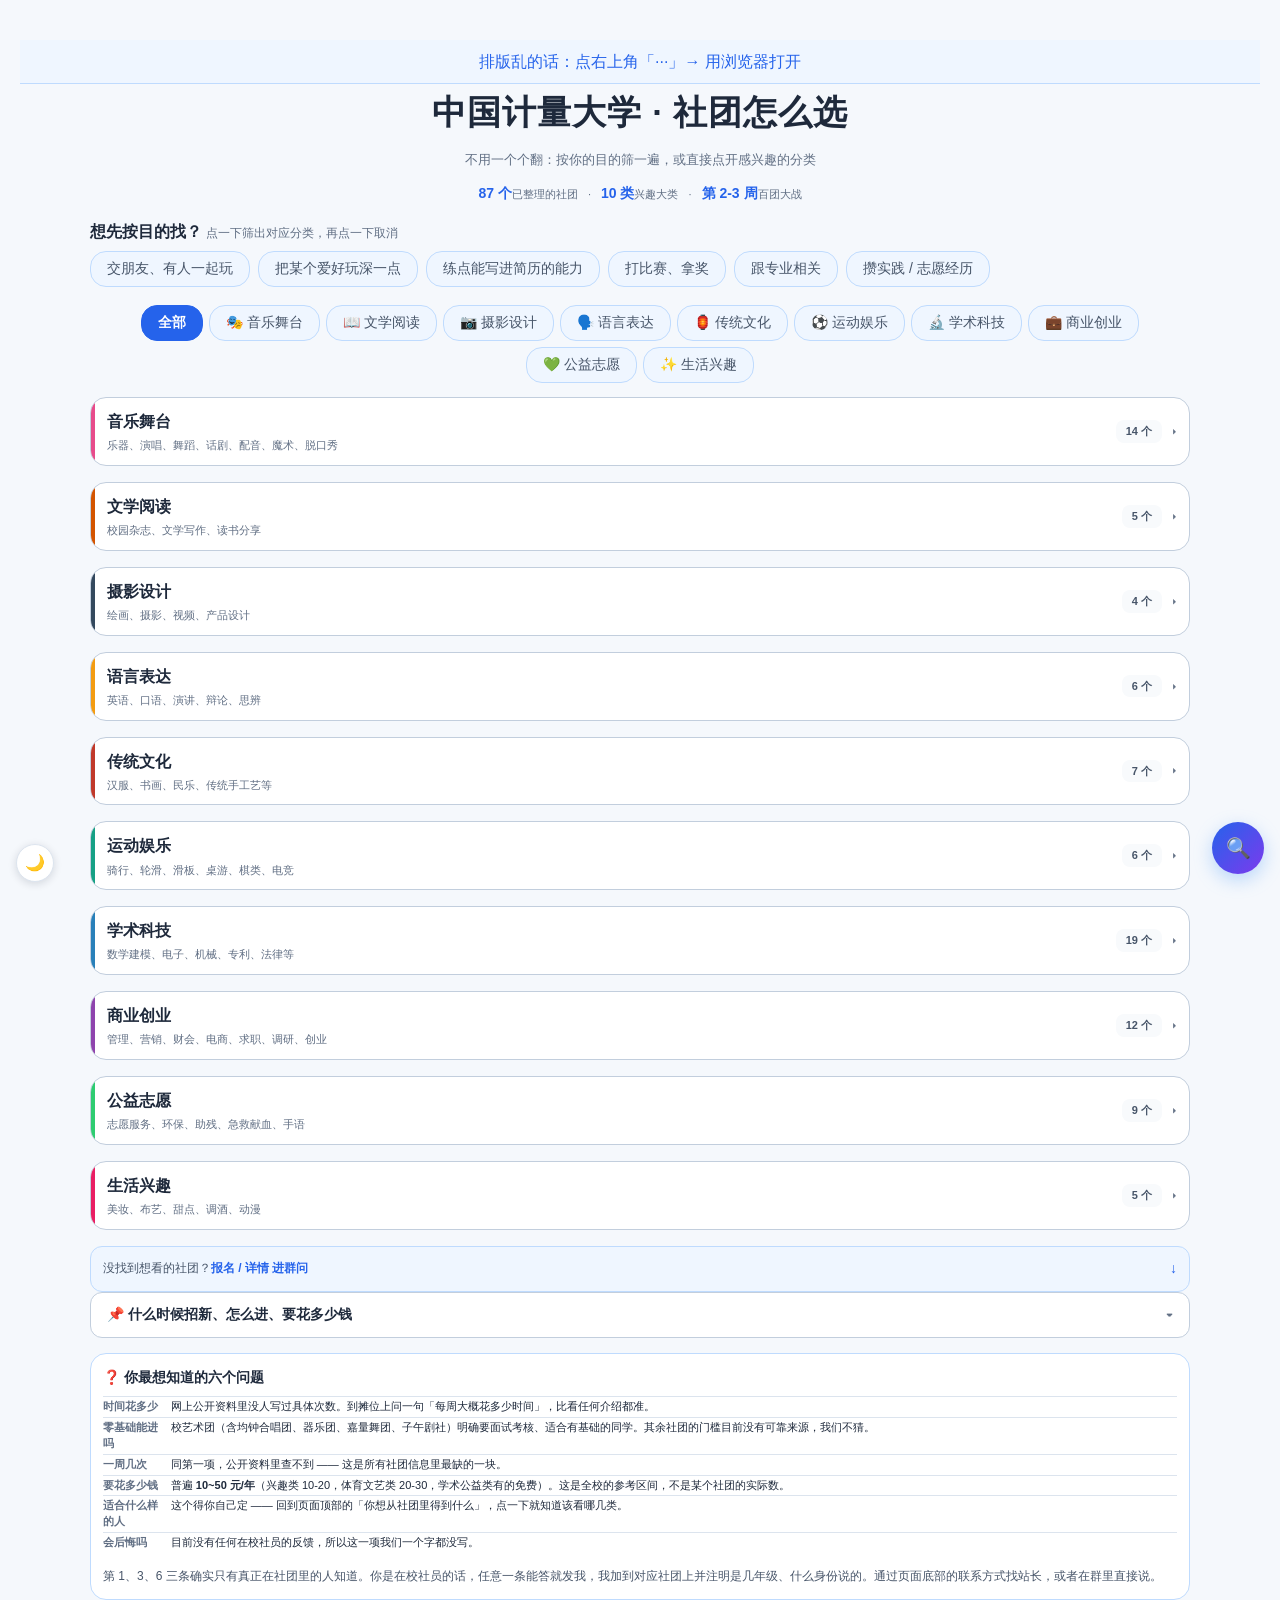
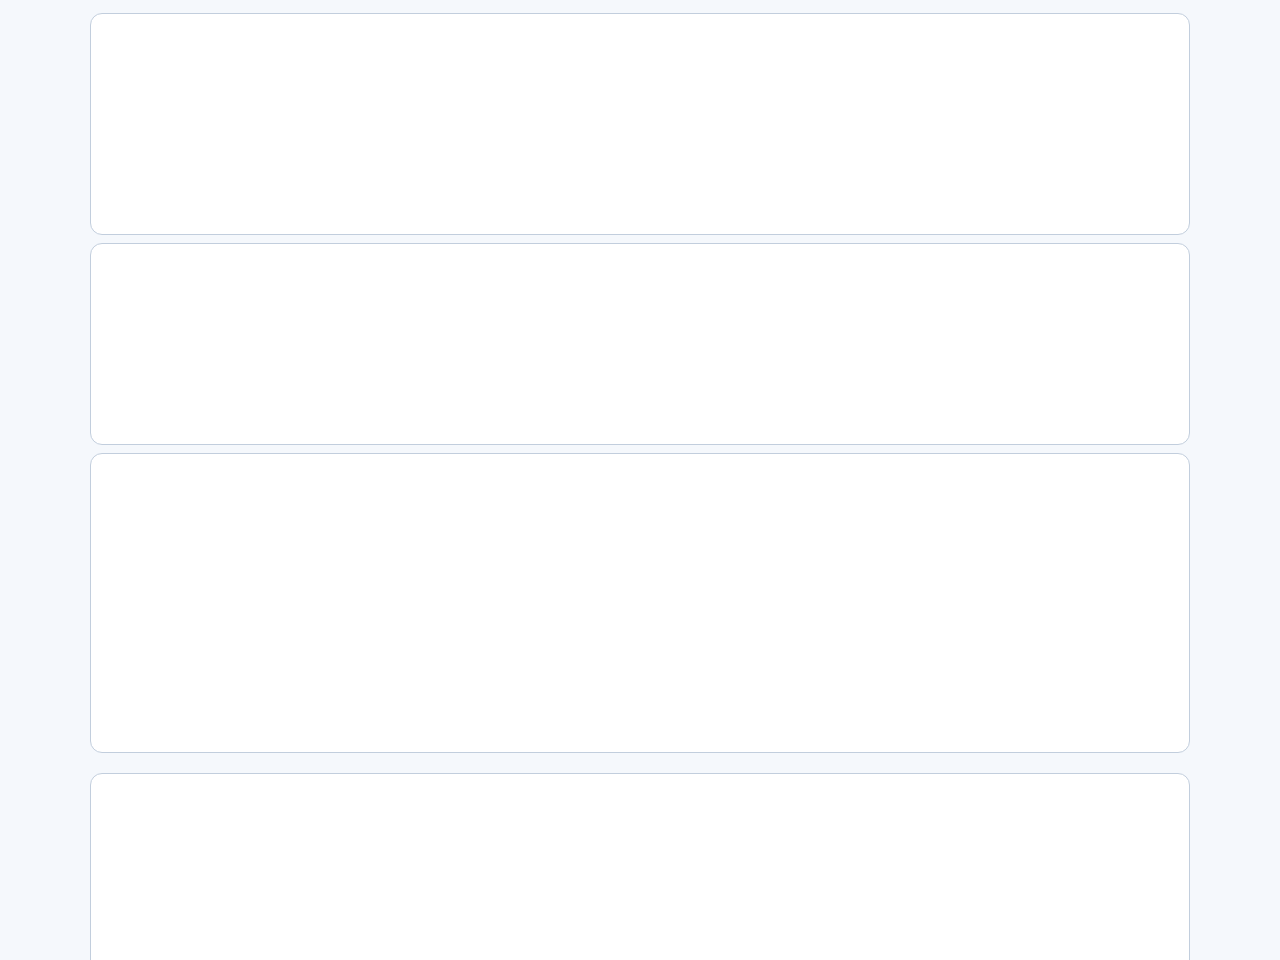
<file: club.html>
<!DOCTYPE html>
<html lang="zh-CN">
<head>
<meta charset="UTF-8">
<meta name="viewport" content="width=device-width, initial-scale=1.0">
<title>中国计量大学 · 社团分类汇总</title>
<link rel="stylesheet" href="theme.css?v=20260918a">
<script src="theme.js?v=20260918a"></script>
<style>
  * { margin:0; padding:0; box-sizing:border-box; }
  body {
    font-family:var(--font);
    background:var(--bg);
    min-height:100vh; padding:var(--gap-3xl) var(--gap-lg) var(--gap-3xl);
  }
  .container { max-width:var(--w-grid); margin:0 auto; }
  .hero { text-align:center; color:var(--text); margin-bottom:var(--gap-md); }
  .hero h1 { font-size:var(--fs-h2); font-weight:800; letter-spacing:1px; margin-bottom:var(--gap-sm); }
  .hero p { font-size:var(--fs-sm); color:var(--sub); line-height:var(--lh-loose); }

  /* ---------- 你想从社团里得到什么（决策入口） ---------- */
  .pick { margin:0 0 var(--gap-lg); }
  /* 标题和说明压成一行，别让它自己占两行 */
  .pick-t { font-size:var(--fs-md); font-weight:700; color:var(--text); margin-bottom:var(--gap-sm); }
  .pick-t small { display:inline; font-weight:400; color:var(--sub); font-size:var(--fs-xs); margin-left:var(--gap-xs); }
  /* 6 个胶囊排一行横滚，不换行 —— 换行会变成三行、把首屏撑掉一半 */
  .pick-bar { display:flex; flex-wrap:nowrap; gap:var(--gap-sm); justify-content:flex-start;
              overflow-x:auto; -webkit-overflow-scrolling:touch; padding-bottom:2px;
              scrollbar-width:none; -ms-overflow-style:none; }
  .pick-bar::-webkit-scrollbar { display:none; }
  /* ⚠️ flex:0 0 auto + nowrap 是必须的：.pick-bar 现在是横滚不换行，
     缺了这两条，胶囊会被 flex 压扁成 60px 宽，文字竖着折成 99px 高（2026-09-16 踩过）。
     .filter-btn 本来就有这两条，别只改一边。 */
  .pick-btn { font-family:inherit; cursor:pointer; border-radius:var(--r-lg);
              border:1px solid var(--brand-line); background:var(--brand-soft); color:var(--sub2);
              font-size:var(--fs-md); padding:var(--gap) var(--gap-lg);
              flex:0 0 auto; white-space:nowrap; }
  .pick-btn:hover { color:var(--text); }
  .pick-btn.active { background:var(--accent); color:var(--on-accent); border-color:var(--accent); font-weight:600; }
  /* 「想找清闲的」那段提示已移到页面底部的说明区，这里不再需要 .pick-note */

  /* ---------- 折叠区块 ---------- */
  .fold { margin:0 0 var(--gap); border:1px solid var(--line2); border-radius:var(--r-md);
          background:var(--card); overflow:hidden; }
  .fold > summary { list-style:none; cursor:pointer; padding:var(--gap-lg) var(--gap-xl);
                    font-size:var(--fs-md); font-weight:600; color:var(--text);
                    display:flex; align-items:center; gap:var(--gap-sm); line-height:var(--lh-tight); }
  .fold > summary::-webkit-details-marker { display:none; }
  .fold > summary::after { content:'▾'; margin-left:auto; color:var(--sub); font-size:var(--fs-sm); flex-shrink:0; }
  .fold[open] > summary::after { content:'▴'; }
  .fold-body { padding:0 var(--gap-xl) var(--gap-xl); color:var(--sub2);
               font-size:var(--fs-sm); line-height:var(--lh-loose); }
  .fold-body h4 { font-size:var(--fs-sm); color:var(--accent); font-weight:700; margin:var(--gap-lg) 0 var(--gap-sm); }
  .fold-body h4:first-child { margin-top:0; }
  .fold-body p { margin-bottom:var(--gap-sm); }
  .fold-body .li { margin-bottom:var(--gap-sm); padding-left:var(--gap-lg); border-left:2px solid var(--brand-line); }
  .fold-body strong { color:var(--text); }
  .fold-body .warn { color:var(--red); font-weight:600; }

  /* 手机上一行横向滚动，避免 12 个分类按钮占掉 4 行把列表挤出首屏 */
  .filter-bar { display:flex; gap:var(--gap-sm); margin:var(--gap-xl) 0 var(--gap-md);
                flex-wrap:nowrap; overflow-x:auto; -webkit-overflow-scrolling:touch;
                padding-bottom:var(--gap-xs); scrollbar-width:none; }
  .filter-bar::-webkit-scrollbar { display:none; }
  .filter-btn { font-family:inherit; cursor:pointer; border-radius:var(--r-lg);
                border:1px solid var(--brand-line); background:var(--brand-soft); color:var(--sub2);
                font-size:var(--fs-md); padding:var(--gap) var(--gap-lg);
                flex:0 0 auto; white-space:nowrap; }
  .filter-btn:hover { color:var(--text); }
  .filter-btn.active { background:var(--accent); color:var(--on-accent); border-color:var(--accent); font-weight:600; }
  /* 底部说明区：原来的 .list-hint 搬到这里，并合并了原先放页面顶部的黄色免责框 */
  .notes { background:var(--card); border:1px solid var(--line2); border-radius:var(--r-md);
           padding:var(--gap-xl); margin:var(--gap-2xl) 0 0; }
  .notes p { font-size:var(--fs-2xs); color:var(--sub); line-height:var(--lh-loose); }
  .notes p + p { margin-top:var(--gap-md); }
  .notes strong { color:var(--sub2); }

  /* ---------- 列表收尾：进群问引导条（2026-09-18）----------
     锚点 <a href="#join"> 跳到底部群码卡，本身零脚本；样式只用主题变量，昼夜自动切。 */
  .join-hint { display:flex; align-items:center; justify-content:space-between; gap:var(--gap-md);
               margin:var(--gap-xl) 0 0; padding:var(--gap-md) var(--gap-lg);
               background:var(--brand-soft); border:1px solid var(--brand-line);
               border-radius:var(--r-md); font-size:var(--fs-xs); color:var(--sub2);
               text-decoration:none; }
  .join-hint b { color:var(--accent); font-weight:700; }
  .join-hint:hover { color:var(--text); }
  .join-hint::after { content:'↓'; flex-shrink:0; color:var(--accent); font-size:var(--fs-md); }

  /* ---------- 悬浮球避让（只在本页生效）----------
     搜索球在右下、主题球在左下，都是 fixed 定位，滚动后会正好压住列表里的某一类，
     看着像"排乱了"。滚动超过一屏就让它们淡下去，指到或聚焦时恢复原样。
     ⚠️ 这两个球由 search.js / theme.js 注入，选择器必须带 body.scrolled，
        否则同优先级下会被它们自己的样式压回去（它们的 <style> 注入在 head 末尾）。 */
  .ss-fab, .theme-btn { transition:opacity .25s ease; }
  body.scrolled .ss-fab, body.scrolled .theme-btn { opacity:.34; }
  body.scrolled .ss-fab:hover, body.scrolled .theme-btn:hover,
  body.scrolled .ss-fab:focus, body.scrolled .theme-btn:focus { opacity:1; }

  /* ---------- 顶部速查数字条（单行内联式，2026-09-18 重排）----------
     原来是 3 格网格、首屏要占约 90px 高；现在压成一行居中的内联旁注，把首屏让给分类卡。
     内容仍是 3 条：社团数 / 分类数 / 百团大战时间。条数若变，分隔线规则要跟着改。 */
  .stat-strip { display:flex; flex-wrap:wrap; align-items:baseline; justify-content:center;
                row-gap:var(--gap-2xs); margin:0 0 var(--gap-lg); }
  .st { white-space:nowrap; font-size:var(--fs-2xs); color:var(--sub); }
  /* ⚠️ 必须用子选择器：块内还有 <span id="stat-clubs"> / <span id="stat-cats">，
     不能写成 .st span 把内层小 span 一起命中（2026-09-16 踩过的坑） */
  .st > b { font-size:var(--fs-md); font-weight:800; color:var(--accent); }
  .st + .st::before { content:'·'; margin:0 var(--gap-md); color:var(--sub); }

  .category-card { background:var(--card); border-radius:var(--r-lg); margin-bottom:var(--gap-xl);
                   overflow:hidden; border:1px solid var(--line2); }
  .category-card.hidden { display:none; }
  /* 10 个分类标题是页面上重复出现最多的元素，它的高度直接决定列表是"清爽"还是"笨重"。
     上下内边距从 --gap-lg 收到 --gap-md：单个从 ~73px 降到 ~60px，10 个就省掉 130px。 */
  .card-header { padding:var(--gap-md) var(--gap-lg); display:flex; align-items:center;
                 justify-content:space-between; gap:var(--gap);
                 cursor:pointer; -webkit-user-select:none; user-select:none; }
  .card-header:hover { background:var(--brand-soft); }
  /* 默认全部收起 → 标题旁必须有个「能点开」的指示：手机上没 hover，否则看不出这行可以点。
     收起态用同一字符 ▾ 旋转 -90°（视觉等于 ▸）：换字符没法做过渡，旋转可以（2026-09-18）。
     ⚠️ 这条是状态指示、不是装饰，不放进 reduced-motion 媒体查询 —— 降级时瞬时切换但仍然可见。 */
  .card-header::after { content:'▾'; color:var(--sub); font-size:var(--fs-sm);
                        flex-shrink:0; line-height:1; }
  .category-card.collapsed .card-header::after { transform:rotate(-90deg); }
  .category-card.collapsed .card-body { display:none; }
  .category-card.collapsed .card-header .count { color:var(--sub2); }
  .card-header .left { display:flex; align-items:center; gap:var(--gap); min-width:0; }
  /* emoji 图标隐藏：11 个 emoji 在苹果/安卓/Windows 各渲染一套，风格不统一，
     而且它和左边那道分类色表达的是同一件事。改 display 为 flex 即可恢复。 */
  .card-header .icon { width:34px; height:34px; border-radius:var(--r-sm); display:none;
                      align-items:center; justify-content:center; font-size:var(--fs-lg);
                      color:var(--text); flex-shrink:0; }
  .card-header .title { font-size:var(--fs-lg); font-weight:700; color:var(--text); }
  .card-header .desc { font-size:var(--fs-2xs); color:var(--sub); margin-top:1px; }
  .card-header .count { background:var(--card2); color:var(--sub); font-size:var(--fs-2xs);
                      font-weight:600; padding:var(--gap-2xs) var(--gap-md);
                      border-radius:var(--r-sm); flex-shrink:0;
                      margin-left:auto; }   /* 把「N 个」和后面的展开箭头一起顶到右边 */
  /* 没有详细信息的社团收进这个折叠，默认不展开（它们的 .club-item 仍在 DOM 里，搜索照样抓得到） */
  .more { border-top:1px dashed var(--line2); margin-top:var(--gap-sm); }
  .more > summary { list-style:none; cursor:pointer; padding:var(--gap-sm) 0;
                    font-size:var(--fs-2xs); color:var(--sub2); }
  .more > summary::-webkit-details-marker { display:none; }
  .more > summary::after { content:' ▾'; }
  .more[open] > summary::after { content:' ▴'; }
  .more > summary:hover { color:var(--text); }
  .card-body { padding:0 var(--gap-xl) var(--gap-lg); }
  /* ⛔ 单列，不要改回多列！CSS grid 会把同一行的两项强制拉成等高，
     内容一高一矮时矮的那列底下会拖出一大片空白，看着就是"排得很乱"（2026-09-16 踩过）。
     一行一个社团 + 横线通栏 → 天然对齐；宽屏再把「名称」放左、「信息」放右来利用横向空间。 */
  .club-grid { display:block; }

  /* ---------- 社团速查条 ---------- */
  .club-item { display:block; padding:var(--gap-sm) 0;
               border-bottom:1px solid var(--line); background:transparent; }
  .club-item:last-child { border-bottom:none; }
  .club-item .sep { display:none; }   /* 老分隔点隐藏；.name / .info 保留，全站搜索靠它们 */
  .ci-h { display:flex; align-items:baseline; gap:var(--gap-sm); flex-wrap:wrap; }
  .club-item .name { font-size:var(--fs-sm); font-weight:700; color:var(--text); line-height:1.3; }
  .ci-yr { font-size:var(--fs-2xs); color:var(--sub); flex-shrink:0; }
  .club-item .info { display:block; margin-top:var(--gap-2xs); font-size:var(--fs-xs);
                     color:var(--sub2); line-height:1.45; }
  /* 没有可靠数据的字段一律不渲染，所以这里不需要"待补充/占位"相关样式 */
  .ci-rows { margin-top:var(--gap-xs); }
  .ci-r { display:flex; gap:var(--gap-xs); font-size:var(--fs-2xs); line-height:1.45;
          padding:var(--gap-2xs) 0; border-top:1px solid var(--line); }
  .ci-r:first-child { border-top:none; }
  /* 标签列 4.2em：容得下「额外花费 / 课程冲突 / 干部区别」这种 4 字标签。
     原来是 3.2em，4 字标签会折成两行、整行高度不齐（09-17 实测后放宽）。 */
  .ci-r b { flex:0 0 4.2em; font-weight:600; color:var(--sub); }
  .ci-r span { flex:1; min-width:0; color:var(--text); overflow-wrap:anywhere; }
  .ci-r.w b { flex:0 0 5.8em; }          /* 六问块的长标签，比社团条的 3.2em 宽 */
  .ci-sub { color:var(--sub); font-style:normal; }
  .ci-hon { margin-top:var(--gap-sm); background:var(--yellow-soft); border:1px solid var(--yellow-line);
            border-radius:var(--r-sm); padding:var(--gap-xs) var(--gap-sm);
            font-size:var(--fs-2xs); color:var(--yellow); line-height:var(--lh-loose); }
  .ci-note { margin-top:var(--gap-xs); background:var(--card3); border-radius:var(--r-sm);
             padding:var(--gap-xs) var(--gap-sm); font-size:var(--fs-2xs);
             color:var(--sub2); line-height:var(--lh-loose); }
  /* 社员说：一手体验，写成引述的样子（左边一道竖线 + 原话 + 署名）。
     视觉上比资料行更像"别人说的"，但仍然弱于社团名 —— 它是补强，不是主角。 */
  .ci-say { margin-top:var(--gap-sm); border-left:3px solid var(--brand-line);
            background:var(--card2); border-radius:0 var(--r-sm) var(--r-sm) 0;
            padding:var(--gap-xs) var(--gap-sm); font-size:var(--fs-2xs);
            color:var(--text); line-height:var(--lh-loose); }
  .ci-say-by { display:block; margin-top:var(--gap-2xs); color:var(--sub); }

  /* ---------- 社团标签 ----------
     层级刻意做成：社团名 > 标签 > 简介 / 详细资料。
     所以标签是小字 + 细描边 + 无填充的小标记，⚠️ 不要改成一排填充色的大按钮，那会盖过社团名。 */
  .ci-tags { display:flex; flex-wrap:wrap; gap:var(--gap-xs); margin-top:var(--gap-2xs); }
  .ci-tag { font-family:inherit; cursor:pointer; white-space:nowrap; line-height:1.7;
            font-size:var(--fs-2xs); color:var(--sub);
            background:transparent; border:1px solid var(--line2);
            border-radius:var(--r-sm); padding:0 var(--gap-sm); }
  .ci-tag:hover { color:var(--accent); border-color:var(--brand-line); background:var(--brand-soft); }
  .ci-tag.active { color:var(--on-accent); background:var(--accent); border-color:var(--accent); }
  /* 按标签筛选：不匹配的社团条隐藏，被掏空的分类卡也隐藏 */
  .club-item.tag-out { display:none; }
  .category-card.tag-empty { display:none; }
  .tag-bar { display:flex; align-items:center; gap:var(--gap-sm); flex-wrap:wrap;
             margin:0 0 var(--gap-lg); padding:var(--gap-sm) var(--gap-lg);
             background:var(--brand-soft); border:1px solid var(--brand-line);
             border-radius:var(--r-md); font-size:var(--fs-xs); color:var(--sub2); }
  .tag-bar[hidden] { display:none; }
  .tag-bar b { color:var(--text); font-weight:600; }
  .tag-bar button { font-family:inherit; cursor:pointer; font-size:var(--fs-2xs);
                    color:var(--accent); background:transparent;
                    border:1px solid var(--brand-line); border-radius:var(--r-sm);
                    padding:0 var(--gap-md); line-height:1.9; }
  .tag-bar button:hover { background:var(--card); }

  /* ---------- 征集块 / 待核实名单 ---------- */
  .gather { background:var(--card); border:1px solid var(--brand-line); border-radius:var(--r-lg);
            padding:var(--gap-lg); margin:var(--gap-xl) 0 var(--gap-lg); }
  .gather h3 { font-size:var(--fs-md); font-weight:700; color:var(--text); margin-bottom:var(--gap-sm); }
  .gather p { font-size:var(--fs-xs); color:var(--sub2); line-height:var(--lh-loose); }
  .gather ol { margin:var(--gap-md) 0 0; padding-left:1.3em; font-size:var(--fs-xs);
               color:var(--sub2); line-height:var(--lh-loose); }
  .gather li { margin-bottom:var(--gap-xs); }
  .gather-foot { margin-top:var(--gap-lg); }

  /* 分类识别色：从内联样式收进来，全站唯一一处定义 */
  .category-card[data-category="音乐舞台"] .card-header { border-left:4px solid #E74C8B; }
  .category-card[data-category="音乐舞台"] .icon { background:#E74C8B; }
  .category-card[data-category="文学阅读"] .card-header { border-left:4px solid #D35400; }
  .category-card[data-category="文学阅读"] .icon { background:#D35400; }
  .category-card[data-category="摄影设计"] .card-header { border-left:4px solid #34495E; }
  .category-card[data-category="摄影设计"] .icon { background:#34495E; }
  .category-card[data-category="语言表达"] .card-header { border-left:4px solid #F39C12; }
  .category-card[data-category="语言表达"] .icon { background:#F39C12; }
  .category-card[data-category="传统文化"] .card-header { border-left:4px solid #C0392B; }
  .category-card[data-category="传统文化"] .icon { background:#C0392B; }
  .category-card[data-category="运动娱乐"] .card-header { border-left:4px solid #16A085; }
  .category-card[data-category="运动娱乐"] .icon { background:#16A085; }
  .category-card[data-category="学术科技"] .card-header { border-left:4px solid #2980B9; }
  .category-card[data-category="学术科技"] .icon { background:#2980B9; }
  .category-card[data-category="商业创业"] .card-header { border-left:4px solid #8E44AD; }
  .category-card[data-category="商业创业"] .icon { background:#8E44AD; }
  .category-card[data-category="公益志愿"] .card-header { border-left:4px solid #2ECC71; }
  .category-card[data-category="公益志愿"] .icon { background:#2ECC71; }
  .category-card[data-category="生活兴趣"] .card-header { border-left:4px solid #E91E63; }
  .category-card[data-category="生活兴趣"] .icon { background:#E91E63; }

  .footer { text-align:center; color:var(--sub); font-size:var(--fs-2xs);
            margin-top:var(--gap-3xl); line-height:var(--lh-loose); }

  /* ---------- 动效（2026-09-18，克制版）----------
     三条规矩：① 只动 transform / opacity 这两个合成器属性，不碰布局、不触发重排；
     ② 全部包在 prefers-reduced-motion: no-preference 里 —— 系统开了「减弱动态效果」就一概不播，
        直接呈现终态（箭头旋转除外：它是收起/展开的状态指示，降级时瞬时切换、不消失）；
     ③ 全是一次性动画，不循环、不挂滚动监听。 */
  @media (prefers-reduced-motion: no-preference) {
    /* 首屏四块入场：级联淡入上移，只播一次；backwards 让有延迟的块在等待期保持隐藏 */
    @keyframes riseIn { from { opacity:0; transform:translateY(10px); } to { opacity:1; transform:none; } }
    .hero       { animation:riseIn .4s ease backwards; }
    .stat-strip { animation:riseIn .4s ease .07s backwards; }
    .pick       { animation:riseIn .4s ease .14s backwards; }
    .filter-bar { animation:riseIn .4s ease .21s backwards; }

    /* 分类卡展开：内容 240ms 淡入下移 —— display:none→block 会重放动画，正好当展开反馈 */
    @keyframes cardOpen { from { opacity:0; transform:translateY(-6px); } to { opacity:1; transform:none; } }
    .category-card:not(.collapsed) .card-body { animation:cardOpen .24s ease; }
    .card-header::after { transition:transform .2s ease; }

    /* 按钮 / 标签按压反馈 */
    .pick-btn:active, .filter-btn:active, .ci-tag:active { transform:scale(.97); }
  }

  /* ---------- 屏外内容惰性渲染（2026-09-18）----------
     折叠块 / 六问 / 说明区都在首屏之外：content-visibility:auto 让浏览器跳过它们的
     排版与绘制，快滚到时才画；contain-intrinsic-size 给个估算占位高，避免滚动条跳动。
     ⚠️ 只加这三个块：分类卡列表绝不加 —— search.js 的 openTarget 要在卡内展开+滚动定位，
     分类卡的渲染时机必须即时。 */
  .fold   { content-visibility:auto; contain-intrinsic-size:auto 72px; }
  .gather { content-visibility:auto; contain-intrinsic-size:auto 320px; }
  .notes  { content-visibility:auto; contain-intrinsic-size:auto 200px; }

  /* 手机优先：以上为窄屏默认。
     宽屏（≥700px）把每个社团改成「左边名称 / 右边信息」的两栏，一行说完，横线依旧通栏对齐。 */
  @media (min-width: 700px) {
    body { padding:var(--gap-5xl) var(--gap-2xl) var(--gap-4xl); }
    .hero h1 { font-size:var(--fs-h1); }
    .hero p { font-size:var(--fs-sm); }
    .pick-t { font-size:var(--fs-lg); }
    .club-item { display:grid; grid-template-columns:minmax(150px, 20%) 1fr;
                 column-gap:var(--gap-xl); align-items:start; padding:var(--gap-md) 0; }
    .ci-h { grid-column:1; }
    .club-item .info { grid-column:2; margin-top:0; }
    .ci-rows, .ci-hon, .ci-note, .ci-say { grid-column:2; }
    .ci-tags { grid-column:2; margin-top:0; }   /* 宽屏两栏：名称在左，标签和简介都排在右侧那一栏 */
    .club-item .name { font-size:var(--fs-md); }
    .filter-bar { justify-content:center; flex-wrap:wrap; overflow:visible; }
    .pick-bar { gap:var(--gap); }
    .pick-btn, .filter-btn { font-size:var(--fs-md); padding:var(--gap) var(--gap-xl); }
  }

/* Watermark */
/* ===== 结尾转化卡 ===== */
.cta-card{max-width:var(--w-narrow);margin:26px auto 34px;background:var(--card);border:1px solid var(--line2);border-radius:var(--r-lg);padding:var(--gap-2xl) var(--gap-2xl);text-align:center;box-shadow:0 10px 34px rgba(var(--shadow-rgb),.08)}
.cta-hook{margin:0 0 var(--gap-lg);color:var(--text);font-size:var(--fs-xl);font-weight:700;letter-spacing:.5px}
.cta-wx{display:inline-flex;align-items:center;gap:var(--gap-md);background:var(--card2);border:1px solid var(--line2);border-radius:var(--r-md);padding:var(--gap) var(--gap-2xl)}
.cta-wx-id{color:var(--text);font-size:var(--fs-xl);font-weight:700;letter-spacing:2px;user-select:all;-webkit-user-select:all}
.cta-wx-tip{color:var(--sub2);font-size:var(--fs-xs)}
.cta-ask{margin:var(--gap-lg) 0 0;color:var(--text);font-size:var(--fs-sm);line-height:var(--lh)}
.cta-ask b{color:var(--accent)}
.cta-note{margin:var(--gap-md) 0 0;color:var(--sub);font-size:var(--fs-2xs);line-height:var(--lh)}
.cta-home{display:inline-block;margin-top:var(--gap-lg);color:var(--sub2);font-size:var(--fs-xs);text-decoration:none;border-bottom:1px solid var(--line2);padding-bottom:1px}
.cta-home:hover{color:var(--text)}
@media(max-width:640px){.cta-card{padding:var(--gap-xl) var(--gap-lg)}.cta-hook{font-size:var(--fs-lg)}}
</style>
</head>
<body><div style="text-align:center;padding:var(--gap) var(--gap-lg);background:var(--brand-soft);border-bottom:1px solid var(--brand-line);font-size:var(--fs-lg);color:var(--accent)">排版乱的话：点右上角「···」→ 用浏览器打开</div>
<div class="container">
  <div class="hero">
    <h1>中国计量大学 · 社团怎么选</h1>
    <p>不用一个个翻：按你的目的筛一遍，或直接点开感兴趣的分类</p>
  </div>

  <!-- 速查数字条（2026-09-18 重排）：三格网格压成一行内联旁注，首屏高度让给分类卡。
       内容仍是这 3 条（社团数 / 分类数 / 招新时间）；「启明广场 / 10~50 元 / QQ 招新群」
       在下方「什么时候招新、怎么进、要花多少钱」折叠里全写着，不重复展出（2026-09-16 删）。 -->
  <div class="stat-strip">
    <div class="st"><b><span id="stat-clubs">87</span> 个</b><span>已整理的社团</span></div>
    <div class="st"><b><span id="stat-cats">10</span> 类</b><span>兴趣大类</span></div>
    <div class="st"><b>第 2-3 周</b><span>百团大战</span></div>
  </div>

  <div class="pick">
    <div class="pick-t">想先按目的找？<small>点一下筛出对应分类，再点一下取消</small></div>
    <div class="pick-bar" id="pick-bar">
      <button class="pick-btn" type="button" data-cats="音乐舞台,运动娱乐,生活兴趣">交朋友、有人一起玩</button>
      <button class="pick-btn" type="button" data-cats="音乐舞台,传统文化,生活兴趣,摄影设计">把某个爱好玩深一点</button>
      <button class="pick-btn" type="button" data-cats="语言表达,商业创业,文学阅读,公益志愿">练点能写进简历的能力</button>
      <button class="pick-btn" type="button" data-cats="学术科技,运动娱乐,语言表达">打比赛、拿奖</button>
      <button class="pick-btn" type="button" data-cats="学术科技,商业创业">跟专业相关</button>
      <button class="pick-btn" type="button" data-cats="公益志愿,商业创业,文学阅读,摄影设计">攒实践 / 志愿经历</button>
    </div>
  </div>

  <div class="filter-bar">
    <!-- ⚠️ data-cat 的值必须和分类卡的 data-category 完全一致（筛选逻辑按这个比对） -->
    <button class="filter-btn active" data-cat="all">全部</button>
    <button class="filter-btn" data-cat="音乐舞台">🎭 音乐舞台</button>
    <button class="filter-btn" data-cat="文学阅读">📖 文学阅读</button>
    <button class="filter-btn" data-cat="摄影设计">📷 摄影设计</button>
    <button class="filter-btn" data-cat="语言表达">🗣️ 语言表达</button>
    <button class="filter-btn" data-cat="传统文化">🏮 传统文化</button>
    <button class="filter-btn" data-cat="运动娱乐">⚽ 运动娱乐</button>
    <button class="filter-btn" data-cat="学术科技">🔬 学术科技</button>
    <button class="filter-btn" data-cat="商业创业">💼 商业创业</button>
    <button class="filter-btn" data-cat="公益志愿">💚 公益志愿</button>
    <button class="filter-btn" data-cat="生活兴趣">✨ 生活兴趣</button>
  </div>
  <!-- 这里原来有一段 .list-hint 说明（"只列出已经核实到的信息…"），
       它横在分类列表正前方、占 3 行，把第一个分类挤到一屏之外。
       内容已移到页面底部的 .notes 区，一个字没删（2026-09-16）。 -->

  <div class="category-card" data-category="音乐舞台">
    <div class="card-header">
      <div class="left">
        <div class="icon">🎭</div>
        <div>
          <div class="title">音乐舞台</div>
          <div class="desc">乐器、演唱、舞蹈、话剧、配音、魔术、脱口秀</div>
        </div>
      </div>
      <div class="count">14 个</div>
    </div>
    <div class="card-body">
      <div class="club-grid">
        <div class="club-item" id="club-1">
          <span class="name">吉他协会</span>
          <span class="sep">·</span>
          <span class="info">吉他演奏与交流</span>
        </div>
        <div class="club-item" id="club-2">
          <span class="name">J舞社</span>
          <span class="sep">·</span>
          <span class="info">Jazz/韩舞/现代舞等多舞种</span>
        </div>
        <div class="club-item" id="club-3">
          <span class="name">磐石打击乐社</span>
          <span class="sep">·</span>
          <span class="info">打击乐/鼓类演奏</span>
        </div>
        <div class="club-item" id="club-4">
          <span class="name">Direct A嘻哈社</span>
          <span class="sep">·</span>
          <span class="info">嘻哈说唱/hiphop</span>
        </div>
        <div class="club-item" id="club-5">
          <span class="name">STAR·T街舞协会</span>
          <span class="sep">·</span>
          <span class="info">街舞</span>
        </div>
        <div class="club-item" id="club-6">
          <span class="name">SKY音乐社</span>
          <span class="sep">·</span>
          <span class="info">音乐演唱与创作</span>
        </div>
        <div class="club-item" id="club-7">
          <span class="name">触弦音乐社</span>
          <span class="sep">·</span>
          <span class="info">弦乐器演奏</span>
        </div>
        <div class="club-item" id="club-8">
          <span class="name">正经小品社</span>
          <span class="sep">·</span>
          <span class="info">小品/喜剧表演</span>
        </div>
        <div class="club-item" id="club-9">
          <span class="name">念初配音社</span>
          <span class="sep">·</span>
          <span class="info">配音/声音表演</span>
        </div>
        <div class="club-item" id="club-10">
          <span class="name">子午剧社</span>
          <span class="sep">·</span>
          <span class="info">戏剧/话剧（全国大艺展一等奖）</span>
        </div>
        <div class="club-item" id="club-11">
          <span class="name">校器乐团</span>
          <span class="sep">·</span>
          <span class="info">管弦乐合奏（2026招新中）</span>
        </div>
        <div class="club-item" id="club-12">
          <span class="name">黑光工作室</span>
          <span class="sep">·</span>
          <span class="info">荧光舞/光影舞表演</span>
        </div>
        <div class="club-item" id="club-13">
          <span class="name">紫夜魔术社</span>
          <span class="sep">·</span>
          <span class="info">魔术表演教学</span>
        </div>
        <div class="club-item" id="club-14">
          <span class="name">爱笑会议社</span>
          <span class="sep">·</span>
          <span class="info">脱口秀/喜剧幽默</span>
        </div>
      </div>
    </div>
  </div>
  <div class="category-card" data-category="文学阅读">
    <div class="card-header">
      <div class="left">
        <div class="icon">📖</div>
        <div>
          <div class="title">文学阅读</div>
          <div class="desc">校园杂志、文学写作、读书分享</div>
        </div>
      </div>
      <div class="count">5 个</div>
    </div>
    <div class="card-body">
      <div class="club-grid">
        <div class="club-item" id="club-15">
          <span class="name">计量青年杂志社</span>
          <span class="sep">·</span>
          <span class="info">校园杂志编辑出版</span>
        </div>
        <div class="club-item" id="club-16">
          <span class="name">钱江潮杂志社</span>
          <span class="sep">·</span>
          <span class="info">文学杂志编辑出版</span>
        </div>
        <div class="club-item" id="club-17">
          <span class="name">林夕文学社</span>
          <span class="sep">·</span>
          <span class="info">文学创作与交流</span>
        </div>
        <div class="club-item" id="club-18">
          <span class="name">读书会</span>
          <span class="sep">·</span>
          <span class="info">读书分享研讨</span>
        </div>
        <div class="club-item" id="club-19">
          <span class="name">书悦社</span>
          <span class="sep">·</span>
          <span class="info">阅读推广与书评</span>
        </div>
      </div>
    </div>
  </div>
  <div class="category-card" data-category="摄影设计">
    <div class="card-header">
      <div class="left">
        <div class="icon">📷</div>
        <div>
          <div class="title">摄影设计</div>
          <div class="desc">绘画、摄影、视频、产品设计</div>
        </div>
      </div>
      <div class="count">4 个</div>
    </div>
    <div class="card-body">
      <div class="club-grid">
        <div class="club-item" id="club-20">
          <span class="name">DPS艺术社</span>
          <span class="sep">·</span>
          <span class="info">绘画/视觉艺术</span>
        </div>
        <div class="club-item" id="club-21">
          <span class="name">觅光摄影协会</span>
          <span class="sep">·</span>
          <span class="info">摄影技巧与创作</span>
        </div>
        <div class="club-item" id="club-22">
          <span class="name">多媒体协会</span>
          <span class="sep">·</span>
          <span class="info">多媒体内容创作</span>
        </div>
        <div class="club-item" id="club-23">
          <span class="name">工业设计协会</span>
          <span class="sep">·</span>
          <span class="info">产品设计与创新</span>
        </div>
      </div>
    </div>
  </div>
  <div class="category-card" data-category="语言表达">
    <div class="card-header">
      <div class="left">
        <div class="icon">🗣️</div>
        <div>
          <div class="title">语言表达</div>
          <div class="desc">英语、口语、演讲、辩论、思辨</div>
        </div>
      </div>
      <div class="count">6 个</div>
    </div>
    <div class="card-body">
      <div class="club-grid">
        <div class="club-item" id="club-24">
          <span class="name">三声口才协会</span>
          <span class="sep">·</span>
          <span class="info">演讲口才训练</span>
        </div>
        <div class="club-item" id="club-25">
          <span class="name">辩论协会</span>
          <span class="sep">·</span>
          <span class="info">辩论赛与思辨</span>
        </div>
        <div class="club-item" id="club-26">
          <span class="name">英语协会</span>
          <span class="sep">·</span>
          <span class="info">英语学习交流</span>
        </div>
        <div class="club-item" id="club-27">
          <span class="name">一起英语吧</span>
          <span class="sep">·</span>
          <span class="info">英语口语/趣味英语</span>
        </div>
        <div class="club-item" id="club-28">
          <span class="name">对外交流协会</span>
          <span class="sep">·</span>
          <span class="info">跨文化交流</span>
        </div>
        <div class="club-item" id="club-29">
          <span class="name">十里思辨社</span>
          <span class="sep">·</span>
          <span class="info">哲学思辨/社会议题</span>
        </div>
      </div>
    </div>
  </div>
  <div class="category-card" data-category="传统文化">
    <div class="card-header">
      <div class="left">
        <div class="icon">🏮</div>
        <div>
          <div class="title">传统文化</div>
          <div class="desc">汉服、书画、民乐、传统手工艺等</div>
        </div>
      </div>
      <div class="count">7 个</div>
    </div>
    <div class="card-body">
      <div class="club-grid">
        <div class="club-item" id="club-30">
          <span class="name">华夏文化协会</span>
          <span class="sep">·</span>
          <span class="info">中华传统文化推广</span>
        </div>
        <div class="club-item" id="club-31">
          <span class="name">脩远汉服社</span>
          <span class="sep">·</span>
          <span class="info">汉服文化/传统服饰</span>
        </div>
        <div class="club-item" id="club-32">
          <span class="name">百工社</span>
          <span class="sep">·</span>
          <span class="info">传统手工艺/百工技艺</span>
        </div>
        <div class="club-item" id="club-33">
          <span class="name">粤港澳文化社</span>
          <span class="sep">·</span>
          <span class="info">粤港澳地区文化研究</span>
        </div>
        <div class="club-item" id="club-34">
          <span class="name">千百度酒文化协会</span>
          <span class="sep">·</span>
          <span class="info">酒文化/品酒鉴赏</span>
        </div>
        <div class="club-item" id="club-35">
          <span class="name">西子书画社</span>
          <span class="sep">·</span>
          <span class="info">书法/国画</span>
        </div>
        <div class="club-item" id="club-36">
          <span class="name">古韵乐府民乐社</span>
          <span class="sep">·</span>
          <span class="info">中国民族乐器演奏</span>
        </div>
      </div>
    </div>
  </div>
  <div class="category-card" data-category="运动娱乐">
    <div class="card-header">
      <div class="left">
        <div class="icon">⚽</div>
        <div>
          <div class="title">运动娱乐</div>
          <div class="desc">骑行、轮滑、滑板、桌游、棋类、电竞</div>
        </div>
      </div>
      <div class="count">6 个</div>
    </div>
    <div class="card-body">
      <div class="club-grid">
        <div class="club-item" id="club-37">
          <span class="name">计量Speed单车协会</span>
          <span class="sep">·</span>
          <span class="info">骑行/自行车运动</span>
        </div>
        <div class="club-item" id="club-38">
          <span class="name">爵启轮滑社</span>
          <span class="sep">·</span>
          <span class="info">轮滑运动</span>
        </div>
        <div class="club-item" id="club-39">
          <span class="name">黑•滑板社</span>
          <span class="sep">·</span>
          <span class="info">滑板运动</span>
        </div>
        <div class="club-item" id="club-40">
          <span class="name">桌游协会</span>
          <span class="sep">·</span>
          <span class="info">桌游/棋牌娱乐</span>
        </div>
        <div class="club-item" id="club-41">
          <span class="name">相和棋社</span>
          <span class="sep">·</span>
          <span class="info">棋类（围棋/象棋等）</span>
        </div>
        <div class="club-item" id="club-42">
          <span class="name">eSport达人社</span>
          <span class="sep">·</span>
          <span class="info">电子竞技</span>
        </div>
      </div>
    </div>
  </div>
  <div class="category-card" data-category="学术科技">
    <div class="card-header">
      <div class="left">
        <div class="icon">🔬</div>
        <div>
          <div class="title">学术科技</div>
          <div class="desc">数学建模、电子、机械、专利、法律等</div>
        </div>
      </div>
      <div class="count">19 个</div>
    </div>
    <div class="card-body">
      <div class="club-grid">
        <div class="club-item" id="club-43">
          <span class="name">质安MCU电子创新协会</span>
          <span class="sep">·</span>
          <span class="info">单片机/嵌入式开发</span>
        </div>
        <div class="club-item" id="club-44">
          <span class="name">数学建模协会</span>
          <span class="sep">·</span>
          <span class="info">数学建模竞赛</span>
        </div>
        <div class="club-item" id="club-45">
          <span class="name">质安数模协会</span>
          <span class="sep">·</span>
          <span class="info">质量安全方向数模研究</span>
        </div>
        <div class="club-item" id="club-46">
          <span class="name">物理协会</span>
          <span class="sep">·</span>
          <span class="info">物理学学术交流</span>
        </div>
        <div class="club-item" id="club-47">
          <span class="name">生态与化学协会</span>
          <span class="sep">·</span>
          <span class="info">生态与化学交叉研究</span>
        </div>
        <div class="club-item" id="club-48">
          <span class="name">IEEE协会</span>
          <span class="sep">·</span>
          <span class="info">IEEE学生分会（电气电子工程师学会）</span>
        </div>
        <div class="club-item" id="club-49">
          <span class="name">机械设计协会</span>
          <span class="sep">·</span>
          <span class="info">机械设计实践</span>
        </div>
        <div class="club-item" id="club-50">
          <span class="name">工业工程协会</span>
          <span class="sep">·</span>
          <span class="info">工业工程学术应用</span>
        </div>
        <div class="club-item" id="club-51">
          <span class="name">标准化协会</span>
          <span class="sep">·</span>
          <span class="info">标准化理论与实践</span>
        </div>
        <div class="club-item" id="club-52">
          <span class="name">求是电子科技协会</span>
          <span class="sep">·</span>
          <span class="info">电子设计/嵌入式开发</span>
        </div>
        <div class="club-item" id="club-53">
          <span class="name">计测电子协会</span>
          <span class="sep">·</span>
          <span class="info">计量测试与电子技术</span>
        </div>
        <div class="club-item" id="club-54">
          <span class="name">未来工程师协会</span>
          <span class="sep">·</span>
          <span class="info">工程能力培养</span>
        </div>
        <div class="club-item" id="club-55">
          <span class="name">专利协会</span>
          <span class="sep">·</span>
          <span class="info">专利申请实务</span>
        </div>
        <div class="club-item" id="club-56">
          <span class="name">知识产权协会</span>
          <span class="sep">·</span>
          <span class="info">知识产权法律</span>
        </div>
        <div class="club-item" id="club-57">
          <span class="name">QS专利协会</span>
          <span class="sep">·</span>
          <span class="info">质量安全方向专利</span>
        </div>
        <div class="club-item" id="club-58">
          <span class="name">光越科技社</span>
          <span class="sep">·</span>
          <span class="info">科技创新项目</span>
        </div>
        <div class="club-item" id="club-59">
          <span class="name">仰仪智能车协会</span>
          <span class="sep">·</span>
          <span class="info">智能车/自动驾驶</span>
        </div>
        <div class="club-item" id="club-60">
          <span class="name">法学会</span>
          <span class="sep">·</span>
          <span class="info">法学学术研究</span>
        </div>
        <div class="club-item" id="club-61">
          <span class="name">翔羽生态社</span>
          <span class="sep">·</span>
          <span class="info">生态环保科研</span>
        </div>
      </div>
    </div>
  </div>
  <div class="category-card" data-category="商业创业">
    <div class="card-header">
      <div class="left">
        <div class="icon">💼</div>
        <div>
          <div class="title">商业创业</div>
          <div class="desc">管理、营销、财会、电商、求职、调研、创业</div>
        </div>
      </div>
      <div class="count">12 个</div>
    </div>
    <div class="card-body">
      <div class="club-grid">
        <div class="club-item" id="club-62">
          <span class="name">管理协会</span>
          <span class="sep">·</span>
          <span class="info">管理学理论与实践</span>
        </div>
        <div class="club-item" id="club-63">
          <span class="name">市场营销协会</span>
          <span class="sep">·</span>
          <span class="info">市场营销策略</span>
        </div>
        <div class="club-item" id="club-64">
          <span class="name">财会协会</span>
          <span class="sep">·</span>
          <span class="info">财务会计实务</span>
        </div>
        <div class="club-item" id="club-65">
          <span class="name">公关协会</span>
          <span class="sep">·</span>
          <span class="info">公共关系与商务礼仪</span>
        </div>
        <div class="club-item" id="club-66">
          <span class="name">电子商务协会</span>
          <span class="sep">·</span>
          <span class="info">电商运营</span>
        </div>
        <div class="club-item" id="club-67">
          <span class="name">企业沙盘模拟经营协会</span>
          <span class="sep">·</span>
          <span class="info">企业经营模拟竞赛</span>
        </div>
        <div class="club-item" id="club-68">
          <span class="name">经济与探索协会</span>
          <span class="sep">·</span>
          <span class="info">经济学研究</span>
        </div>
        <div class="club-item" id="club-69">
          <span class="name">职业发展协会</span>
          <span class="sep">·</span>
          <span class="info">职业规划与就业</span>
        </div>
        <div class="club-item" id="club-70">
          <span class="name">零点调查协会</span>
          <span class="sep">·</span>
          <span class="info">社会调研与实践</span>
        </div>
        <div class="club-item" id="club-71">
          <span class="name">梦创社</span>
          <span class="sep">·</span>
          <span class="info">创意项目孵化</span>
        </div>
        <div class="club-item" id="club-72">
          <span class="name">启明创业协会</span>
          <span class="sep">·</span>
          <span class="info">创业项目指导与落地</span>
        </div>
        <div class="club-item" id="club-73">
          <span class="name">idea精英汇</span>
          <span class="sep">·</span>
          <span class="info">商业创意/头脑风暴</span>
        </div>
      </div>
    </div>
  </div>
  <div class="category-card" data-category="公益志愿">
    <div class="card-header">
      <div class="left">
        <div class="icon">💚</div>
        <div>
          <div class="title">公益志愿</div>
          <div class="desc">志愿服务、环保、助残、急救献血、手语</div>
        </div>
      </div>
      <div class="count">9 个</div>
    </div>
    <div class="card-body">
      <div class="club-grid">
        <div class="club-item" id="club-74">
          <span class="name">青年马克思主义者协会</span>
          <span class="sep">·</span>
          <span class="info">思想政治学习实践</span>
        </div>
        <div class="club-item" id="club-75">
          <span class="name">蒲公英之家</span>
          <span class="sep">·</span>
          <span class="info">志愿服务/公益行动</span>
        </div>
        <div class="club-item" id="club-76">
          <span class="name">雷锋社</span>
          <span class="sep">·</span>
          <span class="info">学雷锋/志愿服务</span>
        </div>
        <div class="club-item" id="club-77">
          <span class="name">e绿环保社</span>
          <span class="sep">·</span>
          <span class="info">环保宣传与绿色行动</span>
        </div>
        <div class="club-item" id="club-78">
          <span class="name">节能减排协会</span>
          <span class="sep">·</span>
          <span class="info">节能减排推广</span>
        </div>
        <div class="club-item" id="club-79">
          <span class="name">心青手语社</span>
          <span class="sep">·</span>
          <span class="info">手语学习/助残公益</span>
        </div>
        <div class="club-item" id="club-80">
          <span class="name">阳光逸澄</span>
          <span class="sep">·</span>
          <span class="info">心理健康推广</span>
        </div>
        <div class="club-item" id="club-81">
          <span class="name">小橘灯助残服务队</span>
          <span class="sep">·</span>
          <span class="info">助残公益（省活力社团TOP5）</span>
        </div>
        <div class="club-item" id="club-82">
          <span class="name">红十字会学生分会</span>
          <span class="sep">·</span>
          <span class="info">急救培训/献血/人道救助</span>
        </div>
      </div>
    </div>
  </div>
  <div class="category-card" data-category="生活兴趣">
    <div class="card-header">
      <div class="left">
        <div class="icon">✨</div>
        <div>
          <div class="title">生活兴趣</div>
          <div class="desc">美妆、布艺、甜点、调酒、动漫</div>
        </div>
      </div>
      <div class="count">5 个</div>
    </div>
    <div class="card-body">
      <div class="club-grid">
        <div class="club-item" id="club-83">
          <span class="name">魔仙堡美妆社</span>
          <span class="sep">·</span>
          <span class="info">美妆/化妆技巧</span>
        </div>
        <div class="club-item" id="club-84">
          <span class="name">布艺协会</span>
          <span class="sep">·</span>
          <span class="info">手工布艺制作</span>
        </div>
        <div class="club-item" id="club-85">
          <span class="name">SHOW蜜格调甜点社</span>
          <span class="sep">·</span>
          <span class="info">甜点烘焙制作</span>
        </div>
        <div class="club-item" id="club-86">
          <span class="name">酷德调酒社</span>
          <span class="sep">·</span>
          <span class="info">调酒/鸡尾酒</span>
        </div>
        <div class="club-item" id="club-87">
          <span class="name">婳羽动漫社</span>
          <span class="sep">·</span>
          <span class="info">动漫/二次元文化</span>
        </div>
      </div>
    </div>
  </div><!-- 六个问题：只写我们现在真能答的（原先把"答案"和"征集"分成两块、同一批问题写两遍，已合并） -->
  <!-- 09-18 列表收尾：进群问引导条。锚点跳到底部群码卡（#join），不加站内报名/留言 ——
       分流原则：报名/匹配型需求进群问，网站只做信息查阅。
       ⚠️ contact.js 只认页面里第一个 .cta-wx 并把它整卡替换，所以这里绝不能再用 .cta-wx 类名。 -->
  <a class="join-hint" href="#join"><span>没找到想看的社团？<b>报名 / 详情 进群问</b></span></a>

  <!-- 09-18 重排：「什么时候招新、怎么进、要花多少钱」从筛选条上方移到这里 ——
       新生先看社团列表，看完紧接着就是"怎么进"；它不该横在列表前面挡路。内容一字未改。 -->
  <details class="fold">
    <summary>📌 什么时候招新、怎么进、要花多少钱</summary>
    <div class="fold-body">
      <h4>什么时候招新（学校官方口径）</h4>
      <p>社团的「<strong>百团大战</strong>」在<strong>开学后第 2-3 周</strong>（一般落在九月中下旬），全校 80 余个社团统一设点。另外两条线并行：<strong>校级学生组织</strong>在第 1-2 周招新，<strong>院级学生组织</strong>在第 2-3 周招新。</p>
      <p>所有活动报名和组织招新信息，统一在本校团委公众号「青春计量」发布；具体日期以它当年通知为准。</p>

      <h4>怎么进：两条路</h4>
      <div class="li"><strong>途径一 · 百团大战（正式招新）</strong><br>
        ① 开学后第 2-3 周，社团在<strong>启明活动中心</strong>和<strong>启明广场</strong>统一设点摆摊，自己去找感兴趣的摊位<br>
        ② 摊位上一般会拉你进 <strong>QQ 招新群</strong>，后续面试时间地点都在群里通知<br>
        ③ 部分社团需要面试，怎么答看页面下方「要面试的社团怎么答」</div>
      <div class="li"><strong>途径二 · 中途加入（熟人内推）</strong><br>
        如果你同学已经在某个社团里，直接让同学跟<strong>社长</strong>说一声就行。只要社团还没满人，基本都能进，比走正式招新简单得多。</div>

      <h4>先搞清楚自己要什么</h4>
      <p>想<strong>练技能、攒履历</strong>：优先看辩论、新媒体、数学建模、大创（大学生创新创业训练计划）相关社团<br>
        想<strong>交朋友、放松解压</strong>：选兴趣类（摄影、汉服、动漫、轮滑等）<br>
        想<strong>加综测 / 素拓分</strong>：关注志愿类，以及学生会、团委这类学生组织</p>
      <p class="warn">建议控制在 1 个能力类 + 1 个兴趣类，最多不超过 2 个，贪多嚼不烂。</p>

      <h4>现场：三问三看，快速筛掉不靠谱的</h4>
      <p><strong>问活动频率</strong>：「每周大概花多少时间？」回答含糊或「看情况」的，要警惕<br>
        <strong>问具体做了什么</strong>：「这学期办过哪些活动？」能具体说出来才是真做事的<br>
        <strong>问新人能干嘛</strong>：「新成员加入后具体做什么？」有清晰成长路径的才值得加</p>

      <h4>这几个坑提前避开</h4>
      <p>⚠️ <strong>「画饼」型</strong>：招新说得天花乱坠，进去就是开会打杂，一学期没几次正经活动<br>
        ⚠️ <strong>强制留任 / 频繁加班</strong>：开会排座位、「@全体成员 收到请回复」，官僚气重的直接跳过<br>
        ⚠️ <strong>别被「名头响」迷惑</strong>：500 人的大社团你可能一直当路人，小社团反而更容易当核心骨干</p>

      <h4>会费常识</h4>
      <p>正常社团一年会费 <strong>10~50 元</strong>：兴趣类 10-20 元/年，体育文艺类 20-30 元/年，学术公益类有的免费。超过 50 元的先问清楚用途。<strong>缴费前问清有没有试用期、不合适能不能退。</strong></p>
      <p>这是<strong>全校的参考区间</strong>，不是某个社团的实际费用。各社团的实际会费，我们没拿到可靠来源的就不写。</p>
    </div>
  </details>

  <div class="gather">
    <h3>❓ 你最想知道的六个问题</h3>
    <div class="ci-r w"><b>时间花多少</b><span>网上公开资料里没人写过具体次数。到摊位上问一句「每周大概花多少时间」，比看任何介绍都准。</span></div>
    <div class="ci-r w"><b>零基础能进吗</b><span>校艺术团（含均钟合唱团、器乐团、嘉量舞团、子午剧社）明确要面试考核、适合有基础的同学。其余社团的门槛目前没有可靠来源，我们不猜。</span></div>
    <div class="ci-r w"><b>一周几次</b><span>同第一项，公开资料里查不到 —— 这是所有社团信息里最缺的一块。</span></div>
    <div class="ci-r w"><b>要花多少钱</b><span>普遍 <strong>10~50 元/年</strong>（兴趣类 10-20，体育文艺类 20-30，学术公益类有的免费）。这是全校的参考区间，不是某个社团的实际数。</span></div>
    <div class="ci-r w"><b>适合什么样的人</b><span>这个得你自己定 —— 回到页面顶部的「你想从社团里得到什么」，点一下就知道该看哪几类。</span></div>
    <div class="ci-r w"><b>会后悔吗</b><span>目前没有任何在校社员的反馈，所以这一项我们一个字都没写。</span></div>
    <p class="gather-foot">第 1、3、6 三条确实只有真正在社团里的人知道。你是在校社员的话，任意一条能答就发我，我加到对应社团上并注明是几年级、什么身份说的。通过页面底部的联系方式找站长，或者在群里直接说。</p>
  </div>

  <details class="fold">
    <summary>🎤 要面试的社团怎么答</summary>
    <div class="fold-body">
      <h4>自我介绍按这五步走</h4>
      <p>学院 + 专业 + 姓名 → 想加入的部门 → 匹配的经历或能力 → 你对这个部门的了解 → 你的期待</p>
      <h4>一个可以直接套的模板</h4>
      <div class="li">我是 XX 学院 XX 专业的 XX，想申请 XX 部门。高中时我做过 XX（相关经历），也自学过 XX（相关能力）。我了解到这个部门主要负责 XX，我最感兴趣的是 XX 活动。希望能加入，向大家学习。</div>
      <h4>面试一般看这 4 项</h4>
      <p>表达能力、组织能力、沟通能力、策划能力。</p>
      <p>另外提醒一句：兴趣类社团多数是登记就能进，需要面试的通常是学生组织，以及文艺、辩论这类要上台的社团。具体哪个社团要面试，看社团卡片上的「招新」那一行 —— 我们核实到的才会显示，没显示的就是还没有可靠来源。</p>
    </div>
  </details>

  <details class="fold">
    <summary>🏛️ 顺带一提：学生组织是另一条路</summary>
    <div class="fold-body">
      <p><strong>社团</strong>以兴趣为纽带，重在交流体验；<strong>学生组织</strong>承担具体职能工作，有选拔、考核与分工，锻炼值更高。两者不冲突，时间精力允许的话可以兼任。</p>
      <h4>校级还是院级</h4>
      <div class="li"><strong>校级</strong>：负责全校范围的大型活动，跨院认识新朋友的机会多，能接触更广的资源；工作任务量也相对较大。想锻炼综合能力、接触大型活动的，校级更合适。</div>
      <div class="li"><strong>院级</strong>：更贴近本学院的同学和老师，活动规模小但参与感更强；招新时间一般晚于校级，具体时间看本学院通知。想稳步成长、深度参与的，院级更合适。</div>
      <p>没有标准答案，两者也不冲突 —— 时间精力允许的话，可以兼报。</p>
      <h4>校级团学组织有哪些</h4>
      <p>校学生会 · 团委融媒体中心 · 团委团务中心 · 团委艺术实践中心 · 团委志愿服务中心 · 团委社团管理中心 · 党员之家（"党家"）· 国旗护卫队 · 大学生艺术团 · 科创实践中心</p>
      <h4>院级组织的部门都在做什么</h4>
      <p>以人文与外语学院为例（<strong>各学院设置不同，以本学院通知为准</strong>）：</p>
      <div class="li">学生会：办公室（物资分管）、实践部（外联）、学科部（学科竞赛）、权益部（早晚自习签到、查寝）</div>
      <div class="li">党家：办公室、实践部（活动策划）、学习部（党课学习）、组织部（培训宣讲）</div>
      <div class="li">团学组织：团务中心、融媒体中心、艺术实践中心、志愿服务中心、文体社管中心</div>
      <h4>招新时间</h4>
      <p>校级学生组织在<strong>开学后第 1-2 周</strong>，院级学生组织在<strong>第 2-3 周</strong>，社团的「百团大战」也在<strong>第 2-3 周</strong>。所有活动报名和组织招新信息，统一在本校团委公众号「青春计量」发布；具体日期以「青春计量」当年通知为准。</p>
    </div>
  </details>

  <details class="fold">
    <summary>❓ 这些社团也被提到过，但还没核实（没放进上面 87 个）</summary>
    <div class="fold-body">
      <p>下面这些名字来自网上公开资料（含十年前的社团名单和第三方汇总），<strong>是否还在正常活动我们没有核实</strong>，所以没有并进上面的列表。百团大战现场如果看到它们，可以放心去问。</p>
      <p>均钟合唱团 · 嘉量舞团 · Soul拉丁舞协会 · Sunday舞社 · 馨声小品社 · 巨擘相声社 · 新莽朗诵团 · 亮苑影视协会 · 旅游协会 · 科源家电维修社 · 上善棍术协会 · 夜行者协会 · 散步社 · 思威跆拳道协会 · 创客行协会 · 科技创新协会 · 校辩论队（隶属辩论协会）· 志愿者社（校级）</p>
      <p>另外，篮球、足球、羽毛球、跆拳道、游泳这类常规体育社团也是有的，只是没有逐个核实，就没单列。</p>
      <h4>还没对上的名字</h4>
      <p>同一个社团在不同资料里写法不一样，例如「姗羽动漫社」和本页的「婳羽动漫社」、「摄影协会」和本页的「觅光摄影协会」、「紫夜魔术协会」和本页的「紫夜魔术社」、「未来企业家协会」和本页的「未来工程师协会」。我们暂时按本页写法保留，正在核对现行名称。</p>
    </div>
  </details>

  <!-- 底部说明区：这些文字原来散在页面顶部（黄色警示框）和分类列表正前方（.list-hint），
       挡在新生看社团的路上。内容一个字没删，只挪到"看完了再读"的位置（2026-09-16 改）。 -->
  <div class="notes">
    <p><strong>⚠️ 信息来源</strong>：网上公开资料 + 学长学姐整理，<strong>不是学校官方发布</strong>；以开学后百团大战实际招新为准。</p>
    <p><strong>为什么有的社团只有一句话</strong>：我们只写已经核实到的信息，查不到的就不写、不编。没写出来的字段，是我们还没拿到可靠来源，<strong>不代表那个社团没有门槛</strong>。</p>
    <p><strong>想找「清闲、不占时间」的</strong>：公开资料里没人写过各社团的时间投入，所以这条我们不硬排 —— 到摊位直接问「每周花多少时间、能不能不来」，这个最准。</p>
  </div>

<div class="footer">中国计量大学 社团分类汇总 · 数据整理于 2026年9月</div>
</div>

<script>
document.querySelectorAll('.filter-btn').forEach(btn => {
  btn.addEventListener('click', () => {
    document.querySelectorAll('.filter-btn').forEach(b => b.classList.remove('active'));
    btn.classList.add('active');
    const cat = btn.dataset.cat;
    /* 埋点：记下点了哪个一级分类（含「全部」）。⚠️ 只上报动作，不参与筛选逻辑本身，
       上报失败也不影响筛选（cjlt 内部全部 try/catch）。取按钮可见文字而不是 data-cat，
       因为 data-cat 是功能键、显示名可能和它不一样（见上面 filter-bar 的说明）。 */
    if (window.cjlt) {
      window.cjlt('category_click', {
        category: btn.textContent.replace(/[^\u4e00-\u9fa5A-Za-z0-9·]/g, '').trim()
      });
    }
    let first = null;
    document.querySelectorAll('.category-card').forEach(card => {
      const show = cat === 'all' || card.dataset.category === cat;
      card.classList.toggle('hidden', !show);
      card.classList.add('collapsed');        /* 先全部收起，保持「一次只展开一个」 */
      if (show && !first) first = card;       /* 记住第一张被筛出来的 */
    });
    /* 筛出来的第一张自动展开 —— 否则筛完只剩一行标题，还得再点一次才看到内容 */
    if (first && cat !== 'all') first.classList.remove('collapsed');
  });
});

/* ===== 埋点：社团点击 =====
   用事件委托挂在 document 上：不给 87 个社团各加一个监听、也不改任何 HTML。
   社团名取的是页面里真实的 .name（搜索抓的也是它，两边同一处）。
   ⚠️ 点卡片上的标签（.ci-tag）不算「点社团」—— 那是在按标签筛社团，跳过。 */
document.addEventListener('click', function (ev) {
  if (!window.cjlt || !ev.target || !ev.target.closest) return;
  var item = ev.target.closest('.club-item');
  if (!item || ev.target.closest('.ci-tag')) return;
  var n = item.querySelector('.name');
  if (n) window.cjlt('club_click', { club: (n.textContent || '').trim() });
});

/* ===== 统计数字动态化：社团/分类数量直接数本页 DOM（无需 fetch，file:// 打开也能算）。
   只在数出结果 > 0 时覆盖显示；任何异常都保留 HTML 里的原静态数字作兜底。 ===== */
try {
  var liveClubs = document.querySelectorAll('.club-item').length;
  var liveCats = document.querySelectorAll('.category-card').length;
  if (liveClubs > 0) {
    ['hero-clubs', 'stat-clubs'].forEach(function (id) {
      var el = document.getElementById(id);
      if (el) el.textContent = liveClubs;
    });
  }
  if (liveCats > 0) {
    ['hero-cats', 'stat-cats'].forEach(function (id) {
      var el = document.getElementById(id);
      if (el) el.textContent = liveCats;
    });
  }
} catch (e) { /* 统计失败 → 保留原静态数字 */ }

/* ============================================================
   社团资料表
   ------------------------------------------------------------
   规则：**只写已经查证过的**；没查到就整个字段不写，页面自动不渲染那一行。
   ⛔ 不许写「待补充 / 据说 / 应该 / 一般来说 / 适合积极向上的同学」这类占位话，
      也不许为了让某个团看起来"资料完整"去推测（09-17 站长任务里第四次明确）。
   新查到信息 = 在这里加一行（或补一个字段），页面上对应那一行自己会出来。
   字段（按页面渲染顺序）：
        what 主要做什么 / base 零基础门槛 / rec 招新方式 / interview 面试看什么
        time 时间投入 / conflict 是否和课程冲突 / fee 会费 / extra 额外花费
        role 新生进去具体做什么 / diff 社员与干部区别
        say + sayBy 社员真实体验（say 是原话，sayBy 是署名，如 '25 级 · 社员'）
        yr 成立年份 / hon 历年表现 / note 待核实提示
   ⚠️ 成立年份来自 2018 年学校 40 周年校庆官方公布的名单；
      hon 全部是历年评比结果，已在页面上标注「非 2026 年现状」，用前需再核。
   ⚠️ 现状（09-17 核对）：87 个社团里只有 29 个有资料，而且集中在 what / yr / hon；
      新生最关心的 **时间 / 课程冲突 / 门槛 / 会费 / 进去做什么 / 社员体验** 基本都还是空的。
      这几项只能等真实来源，不许编 —— 页面里那段「只有在校社员能答」的说明就是为它写的。
   ============================================================ */
/* ============================================================
   社团标签表
   ------------------------------------------------------------
   一行一个社团：2~4 个标签，来自已收集的社团资料，不额外编造。
   用途：① 显示在社团卡片上（比社团名弱一级）② 点标签筛出同类社团。
   ⚠️ 一级分类不在这里 —— 它写在 HTML 的 .category-card[data-category] 上，
      因为全站搜索抓的是源码，分类必须真实存在于 HTML 里。
   ============================================================ */
var CLUB_TAGS = {
  '吉他协会':              ['吉他', '乐器', '音乐'],
  'J舞社':                ['舞蹈', 'K-pop', 'Jazz'],
  '磐石打击乐社':          ['打击乐', '乐器', '演出'],
  'Direct A嘻哈社': ['嘻哈', '说唱', '舞台'],
  'STAR·T街舞协会':  ['街舞', '舞蹈', '演出'],
  'SKY音乐社':          ['音乐', '演唱', '创作'],
  '触弦音乐社':            ['乐器', '乐队', '音乐'],
  '正经小品社':            ['小品', '喜剧', '表演'],
  '念初配音社':            ['配音', '声音', '广播剧'],
  '子午剧社':              ['话剧', '戏剧', '编剧', '演出'],
  '校器乐团':              ['器乐', '合奏', '演出'],
  '黑光工作室':            ['光影舞', '舞蹈', '表演'],
  '紫夜魔术社':            ['魔术', '表演', '技巧'],
  '爱笑会议社':            ['脱口秀', '喜剧', '表演'],
  '计量青年杂志社':        ['杂志', '编辑', '写作'],
  '钱江潮杂志社':          ['杂志', '文学', '编辑'],
  '林夕文学社':            ['文学', '写作', '阅读'],
  '读书会':                ['阅读', '分享', '讨论'],
  '书悦社':                ['阅读', '书评', '阅读推广'],
  'DPS艺术社':          ['绘画', '美术', '视觉'],
  '觅光摄影协会':          ['摄影', '相机', '创作'],
  '多媒体协会':            ['视频', '多媒体', '内容创作'],
  '工业设计协会':          ['工业设计', '产品', '设计'],
  '三声口才协会':          ['演讲', '口才', '表达'],
  '辩论协会':              ['辩论', '比赛', '思辨'],
  '英语协会':              ['英语', '学习', '交流'],
  '一起英语吧':            ['英语', '口语', '趣味学习'],
  '对外交流协会':          ['外语', '跨文化', '交流'],
  '十里思辨社':            ['思辨', '社会议题', '讨论'],
  '华夏文化协会':          ['中华文化', '传统文化'],
  '脩远汉服社':            ['汉服', '传统服饰', '文化'],
  '百工社':                ['传统手工', '手作', '技艺'],
  '粤港澳文化社':          ['地域文化', '粤港澳', '文化交流'],
  '千百度酒文化协会':      ['酒文化', '鉴赏', '传统文化'],
  '西子书画社':            ['书法', '国画', '传统艺术'],
  '古韵乐府民乐社':        ['民乐', '乐器', '演出'],
  '计量Speed单车协会': ['骑行', '单车', '户外'],
  '爵启轮滑社':            ['轮滑', '运动', '户外'],
  '黑•滑板社':            ['滑板', '运动', '户外'],
  '桌游协会':              ['桌游', '棋牌', '社交'],
  '相和棋社':              ['棋类', '围棋', '象棋'],
  'eSport达人社':    ['电竞', '游戏', '竞技'],
  '质安MCU电子创新协会': ['电子', '单片机', '嵌入式'],
  '数学建模协会':          ['数学', '建模', '比赛'],
  '质安数模协会':          ['数学', '建模', '质量安全'],
  '物理协会':              ['物理', '学术交流'],
  '生态与化学协会':        ['化学', '生态', '科研'],
  'IEEE协会':          ['电子', '工程', '科技'],
  '机械设计协会':          ['机械', '设计', '工程'],
  '工业工程协会':          ['工业工程', '管理', '工程'],
  '标准化协会':            ['标准化', '专业', '实践'],
  '求是电子科技协会':      ['电子', '嵌入式', '比赛'],
  '计测电子协会':          ['计量测试', '电子', '技术'],
  '未来工程师协会':        ['工程', '实践', '技能'],
  '专利协会':              ['专利', '知识产权', '实务'],
  '知识产权协会':          ['知识产权', '法律', '专业'],
  'QS专利协会':          ['专利', '知识产权', '质量安全'],
  '光越科技社':            ['科技', '创新', '项目'],
  '仰仪智能车协会':        ['智能车', '电子', '比赛'],
  '法学会':                ['法律', '法学', '学术'],
  '翔羽生态社':            ['生态', '环保', '科研'],
  '管理协会':              ['管理', '竞赛', '案例'],
  '市场营销协会':          ['营销', '市场', '商业'],
  '财会协会':              ['财会', '会计', '实务'],
  '公关协会':              ['公关', '礼仪', '沟通'],
  '电子商务协会':          ['电商', '运营', '商业'],
  '企业沙盘模拟经营协会':  ['商业', '沙盘', '经营'],
  '经济与探索协会':        ['经济', '研究', '商业'],
  '职业发展协会':          ['求职', '职业规划', '就业'],
  '零点调查协会':          ['调研', '社会实践', '数据'],
  '梦创社':                ['创业', '创意', '项目'],
  '启明创业协会':          ['创业', '项目', '落地'],
  'idea精英汇':        ['创意', '商业', '创业'],
  '青年马克思主义者协会':  ['青年学习', '思想实践'],
  '蒲公英之家':            ['志愿', '公益', '服务'],
  '雷锋社':                ['志愿', '公益', '服务'],
  'e绿环保社':            ['环保', '绿色行动', '公益'],
  '节能减排协会':          ['环保', '节能', '实践'],
  '心青手语社':            ['手语', '助残', '公益'],
  '阳光逸澄':              ['心理健康', '公益', '服务'],
  '小橘灯助残服务队':      ['助残', '志愿', '公益'],
  '红十字会学生分会':      ['急救', '献血', '公益'],
  '魔仙堡美妆社':          ['美妆', '化妆', '兴趣'],
  '布艺协会':              ['布艺', '手作', '兴趣'],
  'SHOW蜜格调甜点社':  ['甜点', '烘焙', '美食'],
  '酷德调酒社':            ['调酒', '鸡尾酒', '兴趣'],
  '婳羽动漫社':            ['动漫', '二次元', '兴趣']
};

var CLUB_INFO = {
  '吉他协会':         { yr:'1994 年成立' },
  '桌游协会':         { what:'狼人杀、剧本杀、桌游局' },
  '计量Speed单车协会': { what:'以骑行活动为主，周末常去钱塘江边' },
  '念初配音社':       { what:'广播剧、配音翻配' },
  '计量青年杂志社':   { yr:'1995 年成立', what:'校刊背后的编辑部，做校园杂志的编辑与出版' },
  '林夕文学社':       { yr:'1996 年成立' },
  '西子书画社':       { yr:'2001 年成立' },
  '相和棋社':         { yr:'2002 年成立' },
  '古韵乐府民乐社':   { yr:'2003 年成立', what:'中西乐器都有 —— 古筝、二胡、琵琶、钢琴、电吉他都能玩；每学期有演出' },
  '零点调查协会':     { yr:'2003 年成立', what:'做社会调研与实践', hon:'历年：浙江省十佳学生社团、全国十佳优秀学生社团；挑战杯全国一等奖。' },
  '心青手语社':       { yr:'2003 年成立', what:'手语学习 + 助残公益' },
  '爵启轮滑社':       { yr:'2004 年成立' },
  'STAR·T街舞协会':   { yr:'2004 年成立', base:'零基础友好', hon:'历年：蝉联 15 届校十佳社团；杭州市大学生流行舞蹈翻跳大赛多项冠军。' },
  '校器乐团':         { what:'弦乐、管乐、打击乐、民乐都有；2026 年招新中',
                        note:'门槛有两种说法：本站此前写「只要还在练琴就行」，校艺术团口径写「需面试考核、适合有基础的同学」，待确认。' },
  '子午剧社':         { what:'老牌话剧社，可以自己编剧、也可以上台演戏', rec:'需要面试',
                        hon:'历年：浙江省十佳学生社团；原创剧目多次获省大学生话剧比赛奖项。（本站此前还写过「全国大艺展一等奖」）' },
  'J舞社':            { what:'多舞种（Jazz / 韩舞 Kpop / 现代舞等），多次在校内外晚会登台',
                        hon:'历年：蝉联 15 届校十佳社团；杭州市大学生流行舞蹈翻跳大赛冠军常客。' },
  '数学建模协会':     { what:'数学建模竞赛', hon:'历年：连续多年校十佳；2024 年全国一等奖 2 项（含优秀论文奖）。' },
  '管理协会':         { hon:'历年：浙江省十佳学生社团；组织管理案例分析大赛。' },
  '仰仪智能车协会':   { what:'电子工程与智能硬件方向，参与智能车大赛' },
  '求是电子科技协会': { what:'电子设计和嵌入式开发方向，有电赛经验' },
  '红十字会学生分会': { what:'急救培训、献血活动策划；部门分工较细（急救部、组织部、人道部等）' },
  '小橘灯助残服务队': { hon:'历年：省活力社团 TOP5、国赛银奖。' },
  '辩论协会':         { what:'辩论赛与思辨；下设校辩论队，比赛机会多、有资深教练带训' },
  '触弦音乐社':       { note:'描述有两种说法：本站写「弦乐器演奏」，另一份资料写「吉他、贝斯、键盘，组乐队的地方」，待核实。' },
  '觅光摄影协会':     { note:'另一份资料写的是「摄影协会：单反、微单、手机都欢迎」，名称对不上，待确认是不是同一家。' },
  '婳羽动漫社':       { note:'另一份资料写的是「姗羽动漫社（1997 年成立）」，名称对不上，待核实。' },
  '紫夜魔术社':       { note:'另一份资料写的是「紫夜魔术协会」，另外还提到「尘煌魔术协会」，名称待核实。' },
  '未来工程师协会':   { note:'十年前的名单里叫「未来企业家协会」，是同一家更名还是两家，待核实。' },
  '蒲公英之家':       { note:'分类有分歧：本站放在「公益志愿」，另一份资料放在「心理健康类」。' }
};

/* ===== 把资料表渲染到每张社团卡片上 ===== */
(function () {
  function el(tag, cls, txt) {
    var e = document.createElement(tag);
    if (cls) e.className = cls;
    if (txt != null) e.textContent = txt;
    return e;
  }

  var nodes = document.querySelectorAll('.club-item');
  for (var i = 0; i < nodes.length; i++) {
    (function (item) {
      var nameEl = item.querySelector('.name');
      if (!nameEl) return;
      var name = (nameEl.textContent || '').trim();
      var d = CLUB_INFO[name] || {};
      var head = el('div', 'ci-h');
      nameEl.parentNode.insertBefore(head, nameEl);
      head.appendChild(nameEl);
      if (d.yr) head.appendChild(el('span', 'ci-yr', d.yr));

      /* 标签：插在「名称」下面、「简介」上面 —— 层级 = 名称 > 标签 > 简介 / 详细资料。
         做成 <button> 而不是 <span>，因为它是可点的（点一下按该标签筛社团）。
         ⚠️ 千万别给它加 .name / .info 类名，那是全站搜索的挂钩。 */
      var tagList = CLUB_TAGS[name];
      if (tagList && tagList.length) {
        var tbox = el('div', 'ci-tags');
        for (var t = 0; t < tagList.length; t++) {
          var chip = el('button', 'ci-tag', tagList[t]);
          chip.type = 'button';
          chip.setAttribute('data-tag', tagList[t]);
          chip.title = '点一下，只看带「' + tagList[t] + '」标签的社团';
          tbox.appendChild(chip);
        }
        head.parentNode.insertBefore(tbox, head.nextSibling);
      }

      /* 有可靠数据才出这一行；没有就整个字段不展示。
         ⛔ 不要写「待补充 / 待填写」这类占位内容撑版面 —— 那会掉可信度。
         ⛔ 但也不要因为没深度数据就把社团压成「只有名字」：.info 一句话、年份、荣誉照常显示。 */
      var infoEl = item.querySelector('.info');
      var infoText = infoEl ? (infoEl.textContent || '').trim() : '';
      var whatRow = (d.what && d.what !== infoText) ? d.what : '';
      /* 速查行的顺序 = 新生做决定时的思考顺序：是什么 → 门槛 → 怎么进 → 要花多少时间
         → 跟不跟课冲突 → 花多少钱 → 进去具体做什么 → 跟干部有什么不一样。
         ⚠️ 09-17 补：「课程冲突」和「干部区别」这两个位以前 CLUB_INFO 的注释里写了、
            这里却没渲染 —— 就算填了数据也显示不出来。现在补上。
         ⛔ 没有数据的行直接不渲染，不许写「待补充 / 据说」。 */
      var ALL = [['做什么', whatRow], ['门槛', d.base], ['招新', d.rec], ['面试', d.interview],
                 ['时间', d.time], ['课程冲突', d.conflict], ['费用', d.fee], ['额外花费', d.extra],
                 ['进去做', d.role], ['干部区别', d.diff]];
      var box = el('div', 'ci-rows');
      for (var q = 0; q < ALL.length; q++) {
        if (!ALL[q][1]) continue;                 /* 没数据 → 不显示这个字段 */
        var line = el('div', 'ci-r');
        line.appendChild(el('b', '', ALL[q][0]));
        line.appendChild(el('span', '', ALL[q][1]));
        box.appendChild(line);
      }
      if (box.childNodes.length) item.appendChild(box);

      /* 社员说：只有拿到真实一手来源才写（CLUB_INFO 里的 say + sayBy）。
         ⛔ 没有来源就不渲染 —— 不许编、不许写「据说」、不许把公开宣传语当社员体验。
         格式照站长定的：「原话」＋ 署名（25 级 · 社员）。 */
      if (d.say) {
        var sy = el('div', 'ci-say');
        sy.appendChild(document.createTextNode('“' + d.say + '”'));
        if (d.sayBy) sy.appendChild(el('span', 'ci-say-by', '—— ' + d.sayBy));
        item.appendChild(sy);
      }

      if (d.hon) item.appendChild(el('div', 'ci-hon', '历年：' + String(d.hon).replace(/^历年[：:]\s*/, '')));
      if (d.note) item.appendChild(el('div', 'ci-note', '⚠️ ' + d.note));
    })(nodes[i]);
  }

  /* 每个分类：把「没有一条速查数据」的社团收进折叠，默认只展开有信息的那些。
     ⚠️ 分类副标题（.desc）**不再改写**：它现在是「这个类装的是什么」的说明，见下面的注释。
     ⚠️ 被折叠的 .club-item 仍留在 DOM 里（只是搬进 details），全站搜索 parseClub 照样抓得到。 */
  var cards = document.querySelectorAll('.category-card');
  for (var ci = 0; ci < cards.length; ci++) {
    (function (card) {
      var body = card.querySelector('.card-body');
      var grid = card.querySelector('.club-grid');
      if (!body || !grid) return;
      var all = card.querySelectorAll('.club-item');
      var rich = [], plain = [], k;
      for (k = 0; k < all.length; k++) {
        (all[k].querySelector('.ci-rows') ? rich : plain).push(all[k]);
      }
      /* ⚠️ 这里从前有一行 `desc.textContent = rich.length + ' 个已收到详细信息'`，把分类说明整句
         覆盖掉了（"音乐、舞蹈、戏剧、配音等表演艺术"），没有详细信息的分类更是被清成空白 ——
         页面上只剩一个光秃秃的分类名，新生看不懂「艺术表演」「美食·手作·兴趣」到底指什么。
         已删除，不再改写 .desc。三者分工、互不重复：
           · 这个类有几个       → 右上角 .count 徽章
           · 这个类装的是什么   → .desc（手写说明，保留原文）
           · 还有几个没详细信息 → 下面的「还有 N 个」折叠
         另外它那个「N 个有详细信息」后缀在手机上会把说明顶成 2 行、头部高度变得 71/90 不齐，
         对新生也没有决策价值（"详细信息"是行话）。（2026-09-16 修） */

      /* 把有信息的按原顺序归位到 .club-grid —— 顺手修掉原 HTML 里个别社团条掉在 grid 外面的问题 */
      for (k = 0; k < rich.length; k++) grid.appendChild(rich[k]);

      if (!plain.length) return;
      var box = document.createElement('details');
      box.className = 'more';
      var sum = document.createElement('summary');
      sum.textContent = '还有 ' + plain.length + ' 个社团 · 点开看';
      var inner = document.createElement('div');
      inner.className = 'more-body';
      for (k = 0; k < plain.length; k++) inner.appendChild(plain[k]);
      box.appendChild(sum);
      box.appendChild(inner);
      body.appendChild(box);
    })(cards[ci]);
  }

  /* ---------- 分类的展开 / 收起：默认全部收起，一次只展开一个（手风琴） ----------
     默认为什么收起：10 个分类全铺开时手机上要滚很久才看得到下一个类目。
     ⚠️ 「收起」是脚本加上去的，不写进 HTML 的 class —— 万一脚本没跑起来，
        页面仍按"全部展开"正常可读，而不是变成 10 个点不开的标题。 */
  function expandOnly(card) {
    var cs = document.querySelectorAll('.category-card');
    for (var i = 0; i < cs.length; i++) cs[i].classList.toggle('collapsed', cs[i] !== card);
  }
  function collapseAll() {
    var cs = document.querySelectorAll('.category-card');
    for (var i = 0; i < cs.length; i++) cs[i].classList.add('collapsed');
  }
  collapseAll();
  var heads = document.querySelectorAll('.card-header');
  for (var hi = 0; hi < heads.length; hi++) {
    heads[hi].addEventListener('click', function () {
      var card = this.parentNode;
      if (!card || !card.classList) return;
      if (card.classList.contains('collapsed')) expandOnly(card);   /* 开一个 → 自动收起上一个 */
      else card.classList.add('collapsed');                         /* 点已展开的那个 → 收起它 */
    });
  }

  /* 「你想从社团里得到什么」→ 联动下面的分类筛选 */
  var pickBar = document.getElementById('pick-bar');
  var fBar = document.querySelector('.filter-bar');
  function showOnly(cats) {
    var cards = document.querySelectorAll('.category-card');
    var shown = [];
    for (var i = 0; i < cards.length; i++) {
      var c = cards[i].getAttribute('data-category');
      if (cats === null || cats.indexOf(c) >= 0) { cards[i].classList.remove('hidden'); shown.push(cards[i]); }
      else cards[i].classList.add('hidden');
    }
    /* 筛完自动展开一张 —— 否则筛出来只剩一行标题，还得再点一次才看到内容。
       「一次只展开一个」在这里同样成立：多选（目的按钮）时也只开第一张。 */
    if (cats === null) collapseAll();
    else if (shown.length) expandOnly(shown[0]);
  }
  function clearActive(sel) {
    var b = document.querySelectorAll(sel);
    for (var i = 0; i < b.length; i++) b[i].classList.remove('active');
  }
  if (pickBar) {
    pickBar.addEventListener('click', function (ev) {
      var btn = ev.target && ev.target.closest ? ev.target.closest('.pick-btn') : null;
      if (!btn) return;
      var wasOn = btn.classList.contains('active');
      clearActive('.pick-btn');
      if (wasOn) { showOnly(null); clearActive('.filter-btn'); document.querySelector('.filter-btn[data-cat="all"]').classList.add('active'); return; }
      btn.classList.add('active');
      showOnly((btn.getAttribute('data-cats') || '').split(','));
      clearActive('.filter-btn');
    });
  }
  if (fBar) fBar.addEventListener('click', function () { clearActive('.pick-btn'); });

  /* ---------- 按标签筛社团 ----------
     点社团卡片上的任意标签 → 只看带这个标签的社团（跨一级分类）。
     再点同一个标签、或点提示条上的「清除筛选」→ 复位。
     ⚠️ 标签筛选和一级分类筛选**互斥**：动了一边就把另一边让位，
        否则会出现「分类里显示 A、却筛出 B 里的一条」这种自相矛盾的画面。 */
  var tagBar = document.createElement('div');
  tagBar.className = 'tag-bar';
  tagBar.hidden = true;
  var firstCard = document.querySelector('.category-card');
  if (firstCard && firstCard.parentNode) firstCard.parentNode.insertBefore(tagBar, firstCard);

  var activeTag = null;

  /* 只复位「标签」这一层，不碰一级分类的显示状态（分类筛选要继续保留） */
  function resetTagView() {
    activeTag = null;
    var i, m;
    var items = document.querySelectorAll('.club-item');
    for (i = 0; i < items.length; i++) items[i].classList.remove('tag-out');
    var cs = document.querySelectorAll('.category-card');
    for (m = 0; m < cs.length; m++) {
      cs[m].classList.remove('tag-empty');
      var ms = cs[m].querySelectorAll('details.more');
      for (i = 0; i < ms.length; i++) ms[i].open = false;
    }
    var chips = document.querySelectorAll('.ci-tag');
    for (i = 0; i < chips.length; i++) chips[i].classList.remove('active');
    tagBar.hidden = true;
  }

  function applyTag(tag) {
    resetTagView();
    if (!tag) { collapseAll(); return; }   /* 清除筛选 → 回到默认状态：全部收起 */
    activeTag = tag;

    /* 标签是跨分类的 → 先解除一级分类筛选，避免两层筛叠加出空页面 */
    showOnly(null);
    clearActive('.pick-btn');
    clearActive('.filter-btn');
    var allBtn = document.querySelector('.filter-btn[data-cat="all"]');
    if (allBtn) allBtn.classList.add('active');

    var i, j, total = 0;
    var items = document.querySelectorAll('.club-item');
    for (i = 0; i < items.length; i++) {
      var hit = false;
      var chips = items[i].querySelectorAll('.ci-tag');
      for (j = 0; j < chips.length; j++) {
        if (chips[j].getAttribute('data-tag') === tag) { hit = true; break; }
      }
      items[i].classList.toggle('tag-out', !hit);
      if (hit) total++;
    }
    var cards2 = document.querySelectorAll('.category-card');
    for (i = 0; i < cards2.length; i++) {
      var vis = cards2[i].querySelectorAll('.club-item:not(.tag-out)').length;
      cards2[i].classList.toggle('tag-empty', vis === 0);
      /* 命中的社团可能被收起，展开才看得见。
         ⚠️ 这里是「一次只展开一个」的**例外**：标签筛选已经把范围收敛到少数几张卡
         （实测多为 1~2 张），全展开不会把页面铺长；若只开第一张，其他卡里的命中
         就被藏起来了，用户会以为没搜到。 */
      cards2[i].classList.toggle('collapsed', vis === 0);
      var ms = cards2[i].querySelectorAll('details.more');
      for (j = 0; j < ms.length; j++) ms[j].open = true;   /* 命中也可能藏在「还有 N 个」里 */
    }
    var all2 = document.querySelectorAll('.ci-tag');
    for (i = 0; i < all2.length; i++) {
      all2[i].classList.toggle('active', all2[i].getAttribute('data-tag') === tag);
    }

    tagBar.innerHTML = '';
    tagBar.appendChild(document.createTextNode('正在按标签筛选：'));
    var bName = document.createElement('b');
    bName.textContent = tag;
    tagBar.appendChild(bName);
    var bNum = document.createElement('span');
    bNum.textContent = '共 ' + total + ' 个社团';
    tagBar.appendChild(bNum);
    var clr = document.createElement('button');
    clr.type = 'button';
    clr.textContent = '清除筛选';
    tagBar.appendChild(clr);
    tagBar.hidden = false;
  }

  document.addEventListener('click', function (ev) {
    if (!ev.target || !ev.target.closest) return;
    if (ev.target.closest('.tag-bar button')) { applyTag(null); return; }
    var chip = ev.target.closest('.ci-tag');
    if (!chip) return;
    var t = chip.getAttribute('data-tag');
    applyTag(t === activeTag ? null : t);
  });

  /* 点了一级分类 → 只清掉标签那一层，分类本身照常生效 */
  if (fBar) fBar.addEventListener('click', function () { if (activeTag) resetTagView(); });
})();

/* 滚动超过一屏 → 给 body 加 .scrolled，让两个悬浮球淡下去（淡化的样式在页面 <style> 里） */
(function () {
  function onScroll() {
    var y = window.scrollY || document.documentElement.scrollTop || 0;
    document.body.classList.toggle('scrolled', y > 120);
  }
  window.addEventListener('scroll', onScroll, { passive: true });
  onScroll();
})();
</script>



<div class="cta-card" id="join">
  <p class="cta-hook">87 个社团按 10 大类整理 · 百团大战前先做功课</p>
  <div class="cta-wx">
    <span class="cta-wx-id">YOUR_WX_HERE</span>
    <span class="cta-wx-tip">点一下复制 · 备注「社团」</span>
  </div>
  <p class="cta-ask">有页面没写到的具体问题？<b>进群和大家一起讨论</b> —— 群里是 2026 级新生互助交流，学长和同学都会参与回答；不方便在群里问的再私信我</p>
  <p class="cta-note">社团信息仅供参考，非官方；以开学后百团大战实际招新为准</p>
  <a class="cta-home" href="index.html">← 返回总览 · 6 份指南</a>
</div>
<script src="config.js"></script>
<script src="contact.js?v=20260918a"></script>
<script src="share.js?v=20260918a"></script>
<script src="analytics.js?v=20260918a"></script>
<script src="archive.js?v=20260918a"></script>
<script src="search.js?v=20260918a"></script>
<script>
/* ============================================================
   09-17：搜索结果现在带 club-N 锚点，但光有锚点还不够 ——
   本页默认「所有分类卡都收起」，没有详细信息的社团还被收进「还有 N 个」的
   <details> 里，人会落在页面上却看不见目标。所以进页面 / 换 hash 时：
     ① 打开目标所在的分类卡（其余照旧收起，和手点的行为一致）
     ② 把它所在的那层 <details> 打开（archive.js 也会管，这里兜一道）
     ③ 布局变了之后再滚一次，保证真的停在它上面
   ⚠️ 必须等 collapseAll() 跑完 —— 它初始化时会把所有卡收起来，
      我们要是先跑，会被它反过来收掉。所以延后 120ms。 */
(function () {
  function openTarget() {
    var id = (location.hash || '').slice(1);
    if (!id) return;
    var el = document.getElementById(id);
    if (!el || !el.classList || !el.classList.contains('club-item')) return;
    var card = el.closest ? el.closest('.category-card') : null;
    if (card) {
      var all = document.querySelectorAll('.category-card');
      for (var i = 0; i < all.length; i++) all[i].classList.add('collapsed');
      card.classList.remove('collapsed');
      card.classList.remove('hidden');                       /* 别被分类筛选藏住 */
      var off = document.querySelectorAll('.club-item.tag-out');
      for (var j = 0; j < off.length; j++) off[j].classList.remove('tag-out');
      var empty = document.querySelectorAll('.category-card.tag-empty');
      for (var k = 0; k < empty.length; k++) empty[k].classList.remove('tag-empty');
    }
    var d = el.closest ? el.closest('details') : null;
    if (d) d.open = true;
    setTimeout(function () {
      try { el.scrollIntoView({ block: 'center', behavior: 'auto' }); } catch (e) {}
    }, 60);
  }
  window.addEventListener('hashchange', openTarget);
  if (document.readyState === 'loading') {
    document.addEventListener('DOMContentLoaded', function () { setTimeout(openTarget, 120); });
  } else { setTimeout(openTarget, 120); }
})();
</script>
</body>
</html>
</file>
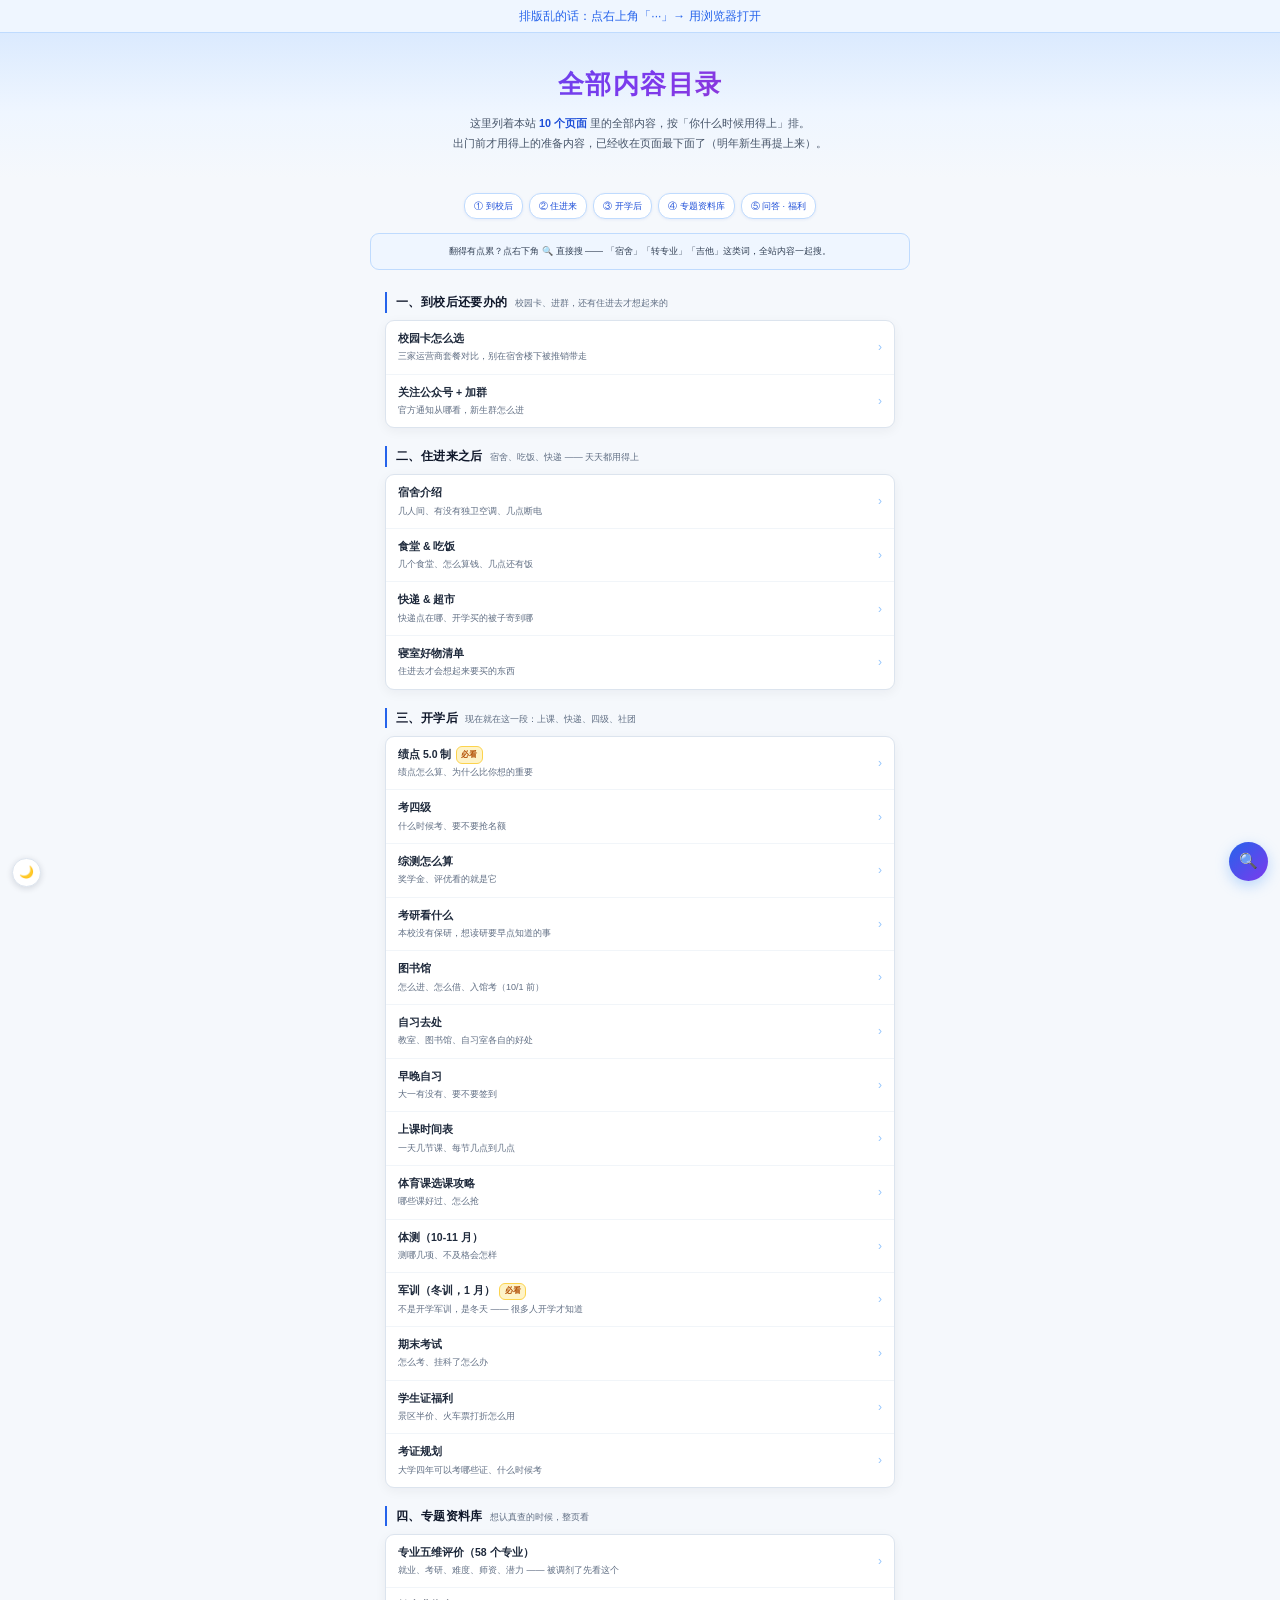
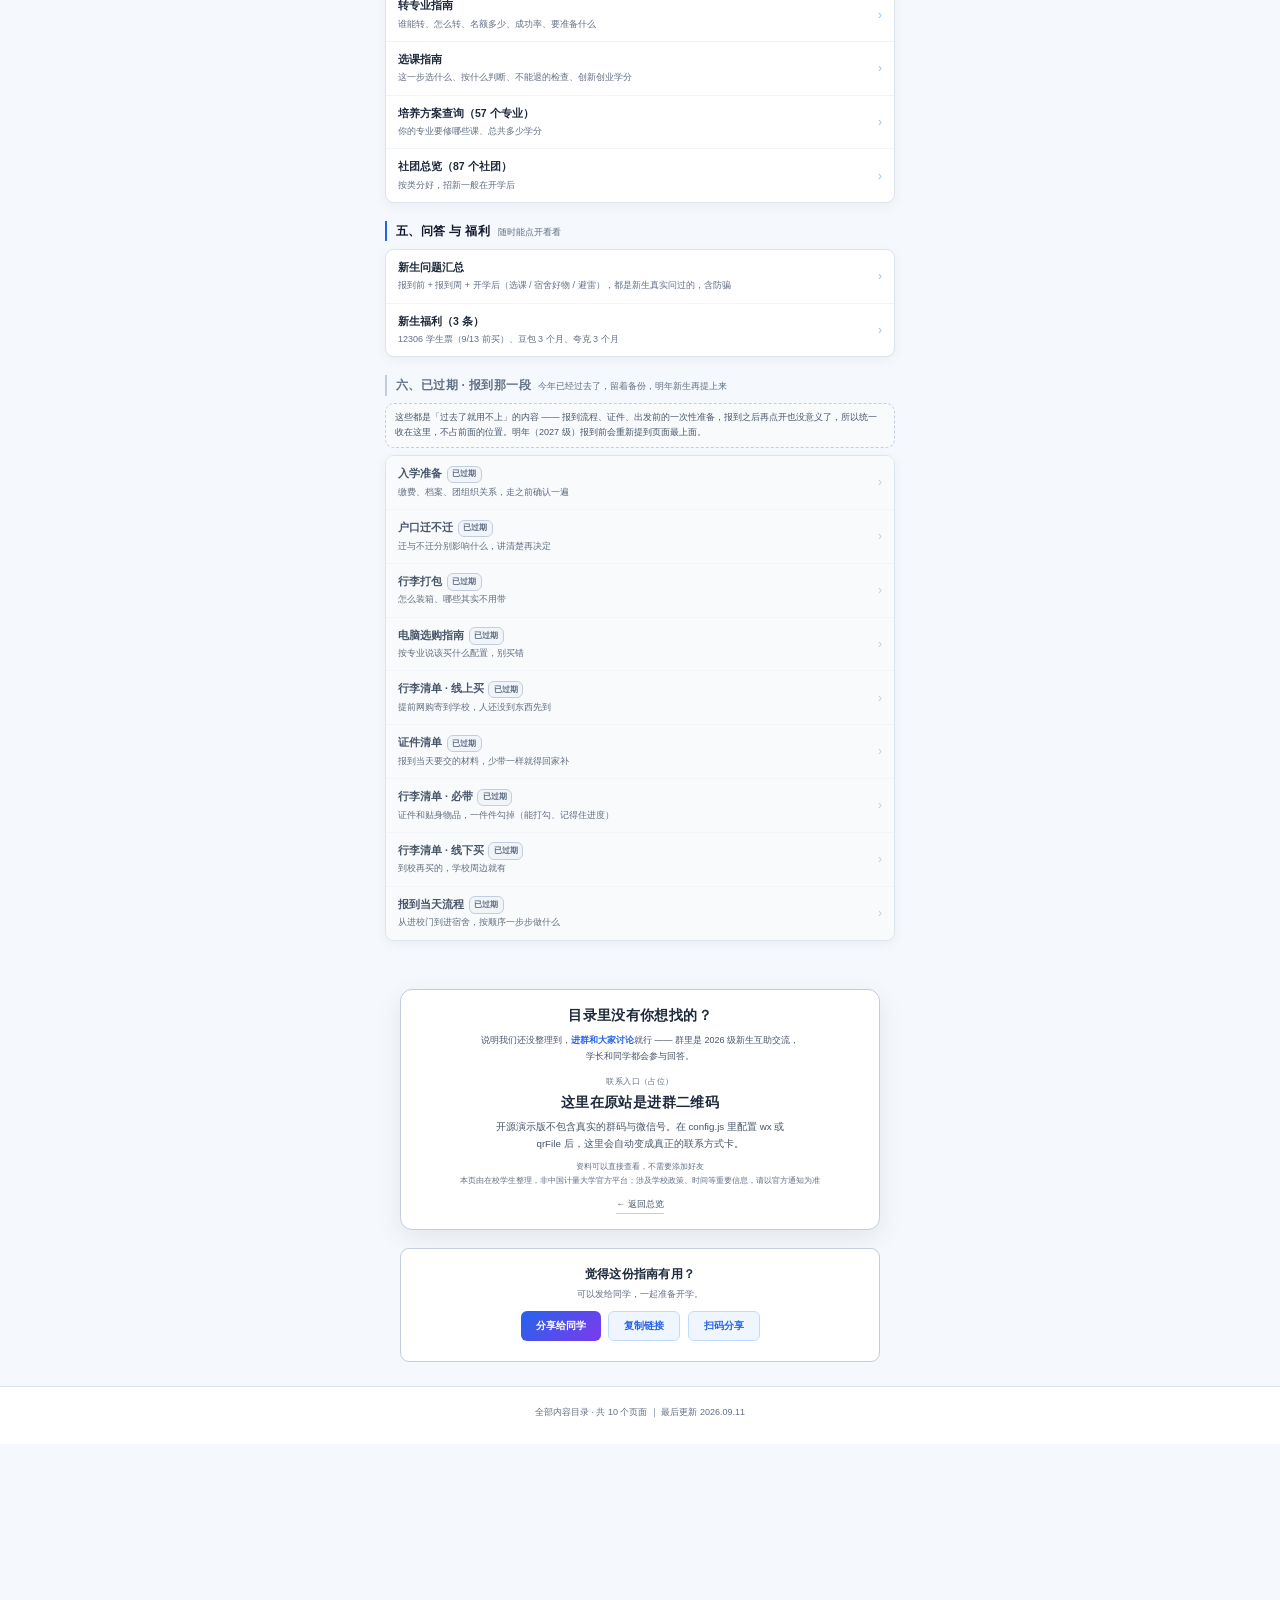
<file: contents.html>
<!DOCTYPE html>
<html lang="zh-CN">
<head>
<meta charset="UTF-8">
<meta name="viewport" content="width=device-width, initial-scale=1.0">
<title>全部内容目录 · 中国计量大学2026新生指南</title>
<link rel="stylesheet" href="theme.css?v=20260918a">
<script src="theme.js?v=20260918a"></script>
<style>
  * { margin:0; padding:0; box-sizing:border-box; }
  body {
    zoom:75%;
    font-family:var(--font);
    background:var(--bg); color:var(--text); line-height:var(--lh);
  }
  /* ===== 首屏：天空渐变，和首页一个调子 =====
     ⚠️ 这里不要写 margin:0 calc(50% - 50vw) 去「拉满宽度」：
     body 上有 zoom:75%，vw 会跟着被缩放，结果左右各缩进 12.5%（实测 1254px 宽的窗口，背景只有 940px）。
     .hero 本来就是 body 的直接子元素，宽度天然就是满屏，什么都不用写。 */
  .hero { padding:var(--gap-5xl) var(--gap-2xl) var(--gap-4xl); background:linear-gradient(180deg, var(--brand-soft2) 0%, var(--brand-soft) 55%, var(--bg) 100%); text-align:center; }
  .hero h1 { font-size:var(--fs-h1); font-weight:800; letter-spacing:2px; margin-bottom:var(--gap-md); background:linear-gradient(135deg, var(--accent), var(--purple), var(--pink)); -webkit-background-clip:text; background-clip:text; -webkit-text-fill-color:transparent; color:transparent; }
  .hero .sub { font-size:var(--fs-md-em); color:var(--sub2); line-height:var(--lh-loose); }
  .hero .sub b { color:var(--accent-d); }
  /* 页内跳转胶囊 */
  .jump { max-width:var(--w-page); margin:20px auto 0; padding:0 var(--gap-2xl); display:flex; flex-wrap:wrap; gap:var(--gap); justify-content:center; }
  .jump a { font-size:var(--fs-xs); color:var(--accent-d); text-decoration:none; background:var(--card); border:1px solid var(--brand-line); border-radius:var(--r-lg); padding:var(--gap-sm) var(--gap-lg); transition:all .2s; box-shadow:0 1px 4px rgba(30,64,175,.08); }
  .jump a:hover { background:var(--brand-soft); border-color:var(--accent); }
  /* 搜索提示 */
  .hint { max-width:var(--w-page); margin:18px auto 0; padding:var(--gap-lg) var(--gap-xl); background:var(--brand-soft); border:1px solid var(--brand-line); border-radius:var(--r-md); font-size:var(--fs-xs); color:var(--text2); line-height:var(--lh-loose); text-align:center; }
  .hint b { color:var(--accent-d); }
  /* ===== 分组 ===== */
  .wrap { max-width:var(--w-page); margin:30px auto 0; padding:0 var(--gap-2xl) var(--gap-md); }
  .sec { margin-bottom:var(--gap-3xl); }
  .sec-h { display:flex; align-items:baseline; gap:var(--gap-md); flex-wrap:wrap; margin-bottom:var(--gap-md); padding-left:var(--gap-lg); border-left:3px solid var(--accent); }
  .sec-h b { font-size:var(--fs-lg); color:var(--head); font-weight:800; letter-spacing:.5px; }
  .sec-h span { font-size:var(--fs-xs); color:var(--sub); }
  /* ===== 条目列表：白卡 + 细分隔线 ===== */
  .list { background:var(--card); border:1px solid var(--line); border-radius:var(--r-md); overflow:hidden; box-shadow:0 4px 16px rgba(15,23,42,.05); }
  .it { display:flex; align-items:center; gap:var(--gap-md); padding:var(--gap-lg) var(--gap-xl); text-decoration:none; border-top:1px solid var(--card3); transition:background .2s; }
  .it:first-child { border-top:none; }
  .it:hover { background:var(--brand-soft); }
  .it .txt { flex:1; min-width:0; }
  .it .n { display:block; font-size:var(--fs-md); color:var(--text); font-weight:600; }
  .it:hover .n { color:var(--accent); }
  .it .d { display:block; font-size:var(--fs-xs); color:var(--sub); margin-top:var(--gap-2xs); line-height:var(--lh); }
  .it .g { flex:0 0 auto; color:var(--brand-light); font-size:var(--fs-lg); }
  .it:hover .g { color:var(--accent); }
  .hot { display:inline-block; font-size:var(--fs-2xs); font-weight:700; color:var(--yellow); background:var(--yellow-soft2); border:1px solid var(--yellow-line); border-radius:var(--r-sm); padding:1px var(--gap-sm); margin-left:var(--gap-sm); vertical-align:1px; letter-spacing:0; }
  /* ===== 已过期：整块灰化，只做归档，不抢视线 ===== */
  .exp { display:inline-block; font-size:var(--fs-2xs); font-weight:700; color:var(--sub); background:var(--card3); border:1px solid var(--line2); border-radius:var(--r-sm); padding:1px var(--gap-sm); margin-left:var(--gap-sm); vertical-align:1px; letter-spacing:0; }
  .sec.old .sec-h { border-left-color:var(--line2); }
  .sec.old .sec-h b { color:var(--sub); }
  .it.off { background:var(--card2); }
  .it.off .n { color:var(--sub2); font-weight:600; }
  .it.off:hover .n { color:var(--sub2); }
  .it.off .d { color:var(--sub2); opacity:.85; }
  .it.off .g { color:var(--line2); }
  .sec-note { margin:0 0 var(--gap-md); padding:var(--gap) var(--gap-lg); background:var(--card2); border:1px dashed var(--line2); border-radius:var(--r-md); font-size:var(--fs-xs); color:var(--sub2); line-height:var(--lh); }
  /* ===== 结尾转化卡（浅色版，与其它页一致） ===== */
  .cta-card { max-width:var(--w-narrow); margin:30px auto 0; background:var(--card); border:1px solid var(--line2); border-radius:var(--r-lg); padding:var(--gap-2xl) var(--gap-2xl); text-align:center; box-shadow:0 10px 34px rgba(15,23,42,.08); }
  .cta-hook { margin:0 0 var(--gap); color:var(--text); font-size:var(--fs-xl); font-weight:700; letter-spacing:.5px; }
  .cta-sub { color:var(--sub2); font-size:var(--fs-xs); line-height:var(--lh); max-width:430px; margin:0 auto 14px; }
  .cta-sub b { color:var(--accent); }
  .cta-wx { display:inline-flex; align-items:center; gap:var(--gap-md); background:var(--card2); border:1px solid var(--line2); border-radius:var(--r-md); padding:var(--gap) var(--gap-2xl); }
  .cta-wx-id { color:var(--text); font-size:var(--fs-xl); font-weight:700; letter-spacing:2px; user-select:all; -webkit-user-select:all; }
  .cta-wx-tip { color:var(--sub2); font-size:var(--fs-xs); }
  .cta-note { margin:var(--gap-md) 0 0; color:var(--sub); font-size:var(--fs-2xs); line-height:var(--lh); }
  .cta-home { display:inline-block; margin-top:var(--gap-lg); color:var(--sub2); font-size:var(--fs-xs); text-decoration:none; border-bottom:1px solid var(--line2); padding-bottom:1px; }
  .cta-home:hover { color:var(--text); }
  .footer { text-align:center; padding:var(--gap-3xl) var(--gap-2xl) var(--gap-4xl); color:var(--sub); font-size:var(--fs-xs); border-top:1px solid var(--line); background:var(--card); margin-top:var(--gap-4xl); }
  @media(max-width:640px){
    .hero { padding:var(--gap-4xl) var(--gap-xl) var(--gap-3xl); }
    .it { padding:var(--gap-lg) var(--gap-lg); }
    .it .n { font-size:var(--fs-md); }
    .sec-h b { font-size:var(--fs-md); }
    .cta-card { padding:var(--gap-xl) var(--gap-lg); }
  }
</style>
</head>
<body>
<div style="text-align:center;padding:var(--gap) var(--gap-lg);background:var(--brand-soft);border-bottom:1px solid var(--brand-line);font-size:var(--fs-lg);color:var(--accent)">排版乱的话：点右上角「···」→ 用浏览器打开</div>

<div class="hero">
  <h1>全部内容目录</h1>
  <p class="sub">这里列着本站 <b>10 个页面</b> 里的全部内容，按「你什么时候用得上」排。<br>出门前才用得上的准备内容，已经收在页面最下面了（明年新生再提上来）。</p>
</div>

<div class="jump">
  <a href="#s1">① 到校后</a>
  <a href="#s2">② 住进来</a>
  <a href="#s3">③ 开学后</a>
  <a href="#s4">④ 专题资料库</a>
  <a href="#s5">⑤ 问答 · 福利</a>
</div>

<div class="hint">翻得有点累？点右下角 <b>🔍</b> 直接搜 —— 「宿舍」「转专业」「吉他」这类词，全站内容一起搜。</div>

<div class="wrap">

  <section class="sec" id="s1">
    <div class="sec-h"><b>一、到校后还要办的</b><span>校园卡、进群，还有住进去才想起来的</span></div>
    <div class="list">
      <a class="it" href="timeline.html#sim-card"><span class="txt"><span class="n">校园卡怎么选</span><span class="d">三家运营商套餐对比，别在宿舍楼下被推销带走</span></span><span class="g">›</span></a>
      <a class="it" href="timeline.html#group"><span class="txt"><span class="n">关注公众号 + 加群</span><span class="d">官方通知从哪看，新生群怎么进</span></span><span class="g">›</span></a>
    </div>
  </section>

  <section class="sec" id="s2">
    <div class="sec-h"><b>二、住进来之后</b><span>宿舍、吃饭、快递 —— 天天都用得上</span></div>
    <div class="list">
      <a class="it" href="timeline.html#dorm"><span class="txt"><span class="n">宿舍介绍</span><span class="d">几人间、有没有独卫空调、几点断电</span></span><span class="g">›</span></a>
      <a class="it" href="timeline.html#canteen"><span class="txt"><span class="n">食堂 &amp; 吃饭</span><span class="d">几个食堂、怎么算钱、几点还有饭</span></span><span class="g">›</span></a>
      <a class="it" href="timeline.html#express"><span class="txt"><span class="n">快递 &amp; 超市</span><span class="d">快递点在哪、开学买的被子寄到哪</span></span><span class="g">›</span></a>
      <a class="it" href="timeline.html#dorm-goods"><span class="txt"><span class="n">寝室好物清单</span><span class="d">住进去才会想起来要买的东西</span></span><span class="g">›</span></a>
    </div>
  </section>

  <section class="sec" id="s3">
    <div class="sec-h"><b>三、开学后</b><span>现在就在这一段：上课、快递、四级、社团</span></div>
    <div class="list">
      <a class="it" href="timeline.html#gpa"><span class="txt"><span class="n">绩点 5.0 制<span class="hot">必看</span></span><span class="d">绩点怎么算、为什么比你想的重要</span></span><span class="g">›</span></a>
      <a class="it" href="timeline.html#cet4"><span class="txt"><span class="n">考四级</span><span class="d">什么时候考、要不要抢名额</span></span><span class="g">›</span></a>
      <a class="it" href="timeline.html#zongce"><span class="txt"><span class="n">综测怎么算</span><span class="d">奖学金、评优看的就是它</span></span><span class="g">›</span></a>
      <a class="it" href="timeline.html#kaoyan"><span class="txt"><span class="n">考研看什么</span><span class="d">本校没有保研，想读研要早点知道的事</span></span><span class="g">›</span></a>
      <a class="it" href="timeline.html#library"><span class="txt"><span class="n">图书馆</span><span class="d">怎么进、怎么借、入馆考（10/1 前）</span></span><span class="g">›</span></a>
      <a class="it" href="timeline.html#study-place"><span class="txt"><span class="n">自习去处</span><span class="d">教室、图书馆、自习室各自的好处</span></span><span class="g">›</span></a>
      <a class="it" href="timeline.html#zaowan"><span class="txt"><span class="n">早晚自习</span><span class="d">大一有没有、要不要签到</span></span><span class="g">›</span></a>
      <a class="it" href="timeline.html#schedule"><span class="txt"><span class="n">上课时间表</span><span class="d">一天几节课、每节几点到几点</span></span><span class="g">›</span></a>
      <a class="it" href="timeline.html#pe-course"><span class="txt"><span class="n">体育课选课攻略</span><span class="d">哪些课好过、怎么抢</span></span><span class="g">›</span></a>
      <a class="it" href="timeline.html#tice"><span class="txt"><span class="n">体测（10-11 月）</span><span class="d">测哪几项、不及格会怎样</span></span><span class="g">›</span></a>
      <a class="it" href="timeline.html#junxun"><span class="txt"><span class="n">军训（冬训，1 月）<span class="hot">必看</span></span><span class="d">不是开学军训，是冬天 —— 很多人开学才知道</span></span><span class="g">›</span></a>
      <a class="it" href="timeline.html#final"><span class="txt"><span class="n">期末考试</span><span class="d">怎么考、挂科了怎么办</span></span><span class="g">›</span></a>
      <a class="it" href="timeline.html#student-id"><span class="txt"><span class="n">学生证福利</span><span class="d">景区半价、火车票打折怎么用</span></span><span class="g">›</span></a>
      <a class="it" href="timeline.html#cert"><span class="txt"><span class="n">考证规划</span><span class="d">大学四年可以考哪些证、什么时候考</span></span><span class="g">›</span></a>
    </div>
  </section>

  <section class="sec" id="s4">
    <div class="sec-h"><b>四、专题资料库</b><span>想认真查的时候，整页看</span></div>
    <div class="list">
      <a class="it" href="major.html"><span class="txt"><span class="n">专业五维评价（58 个专业）</span><span class="d">就业、考研、难度、师资、潜力 —— 被调剂了先看这个</span></span><span class="g">›</span></a>
      <a class="it" href="transfer.html"><span class="txt"><span class="n">转专业指南</span><span class="d">谁能转、怎么转、名额多少、成功率、要准备什么</span></span><span class="g">›</span></a>
      <a class="it" href="course.html"><span class="txt"><span class="n">选课指南</span><span class="d">这一步选什么、按什么判断、不能退的检查、创新创业学分</span></span><span class="g">›</span></a>
      <a class="it" href="curriculum.html"><span class="txt"><span class="n">培养方案查询（57 个专业）</span><span class="d">你的专业要修哪些课、总共多少学分</span></span><span class="g">›</span></a>
      <a class="it" href="club.html"><span class="txt"><span class="n">社团总览（87 个社团）</span><span class="d">按类分好，招新一般在开学后</span></span><span class="g">›</span></a>
    </div>
  </section>

  <section class="sec" id="s5">
    <div class="sec-h"><b>五、问答 与 福利</b><span>随时能点开看看</span></div>
    <div class="list">
      <a class="it" href="questions.html"><span class="txt"><span class="n">新生问题汇总</span><span class="d">报到前 + 报到周 + 开学后（选课 / 宿舍好物 / 避雷），都是新生真实问过的，含防骗</span></span><span class="g">›</span></a>
      <a class="it" href="welfare.html"><span class="txt"><span class="n">新生福利（3 条）</span><span class="d">12306 学生票（9/13 前买）、豆包 3 个月、夸克 3 个月</span></span><span class="g">›</span></a>
    </div>
  </section>

  <section class="sec old" id="s6">
    <div class="sec-h"><b>六、已过期 · 报到那一段</b><span>今年已经过去了，留着备份，明年新生再提上来</span></div>
    <div class="sec-note">这些都是「过去了就用不上」的内容 —— 报到流程、证件、出发前的一次性准备，报到之后再点开也没意义了，所以统一收在这里，不占前面的位置。明年（2027 级）报到前会重新提到页面最上面。</div>
    <div class="list">
      <a class="it off" href="timeline.html#prep"><span class="txt"><span class="n">入学准备<span class="exp">已过期</span></span><span class="d">缴费、档案、团组织关系，走之前确认一遍</span></span><span class="g">›</span></a>
      <a class="it off" href="timeline.html#hukou"><span class="txt"><span class="n">户口迁不迁<span class="exp">已过期</span></span><span class="d">迁与不迁分别影响什么，讲清楚再决定</span></span><span class="g">›</span></a>
      <a class="it off" href="timeline.html#pack"><span class="txt"><span class="n">行李打包<span class="exp">已过期</span></span><span class="d">怎么装箱、哪些其实不用带</span></span><span class="g">›</span></a>
      <a class="it off" href="timeline.html#computer"><span class="txt"><span class="n">电脑选购指南<span class="exp">已过期</span></span><span class="d">按专业说该买什么配置，别买错</span></span><span class="g">›</span></a>
      <a class="it off" href="luggage.html#buy-online"><span class="txt"><span class="n">行李清单 · 线上买<span class="exp">已过期</span></span><span class="d">提前网购寄到学校，人还没到东西先到</span></span><span class="g">›</span></a>
      <a class="it off" href="timeline.html#documents"><span class="txt"><span class="n">证件清单<span class="exp">已过期</span></span><span class="d">报到当天要交的材料，少带一样就得回家补</span></span><span class="g">›</span></a>
      <a class="it off" href="luggage.html#must-bring"><span class="txt"><span class="n">行李清单 · 必带<span class="exp">已过期</span></span><span class="d">证件和贴身物品，一件件勾掉（能打勾、记得住进度）</span></span><span class="g">›</span></a>
      <a class="it off" href="luggage.html#buy-offline"><span class="txt"><span class="n">行李清单 · 线下买<span class="exp">已过期</span></span><span class="d">到校再买的，学校周边就有</span></span><span class="g">›</span></a>
      <a class="it off" href="timeline.html#baodao"><span class="txt"><span class="n">报到当天流程<span class="exp">已过期</span></span><span class="d">从进校门到进宿舍，按顺序一步步做什么</span></span><span class="g">›</span></a>
    </div>
  </section>

</div>

<div class="cta-card">
  <div class="cta-hook">目录里没有你想找的？</div>
  <p class="cta-sub">说明我们还没整理到，<b>进群和大家讨论</b>就行 —— 群里是 2026 级新生互助交流，学长和同学都会参与回答。</p>
  <div class="cta-wx">
    <span class="cta-wx-id">YOUR_WX_HERE</span>
    <span class="cta-wx-tip">长按复制 · 备注「目录」</span>
  </div>
  <p class="cta-note">资料可以直接查看，不需要添加好友<br>本页由在校学生整理，非中国计量大学官方平台；涉及学校政策、时间等重要信息，请以官方通知为准</p>
  <a class="cta-home" href="index.html">← 返回总览</a>
</div>

<div class="footer">
  全部内容目录 · 共 10 个页面 ｜ 最后更新 2026.09.11
</div>

<script src="config.js"></script>
<script src="contact.js?v=20260918a"></script>
<script src="share.js?v=20260918a"></script>
<script src="analytics.js?v=20260918a"></script>
<script src="search.js?v=20260918a"></script>
</body>
</html>
</file>
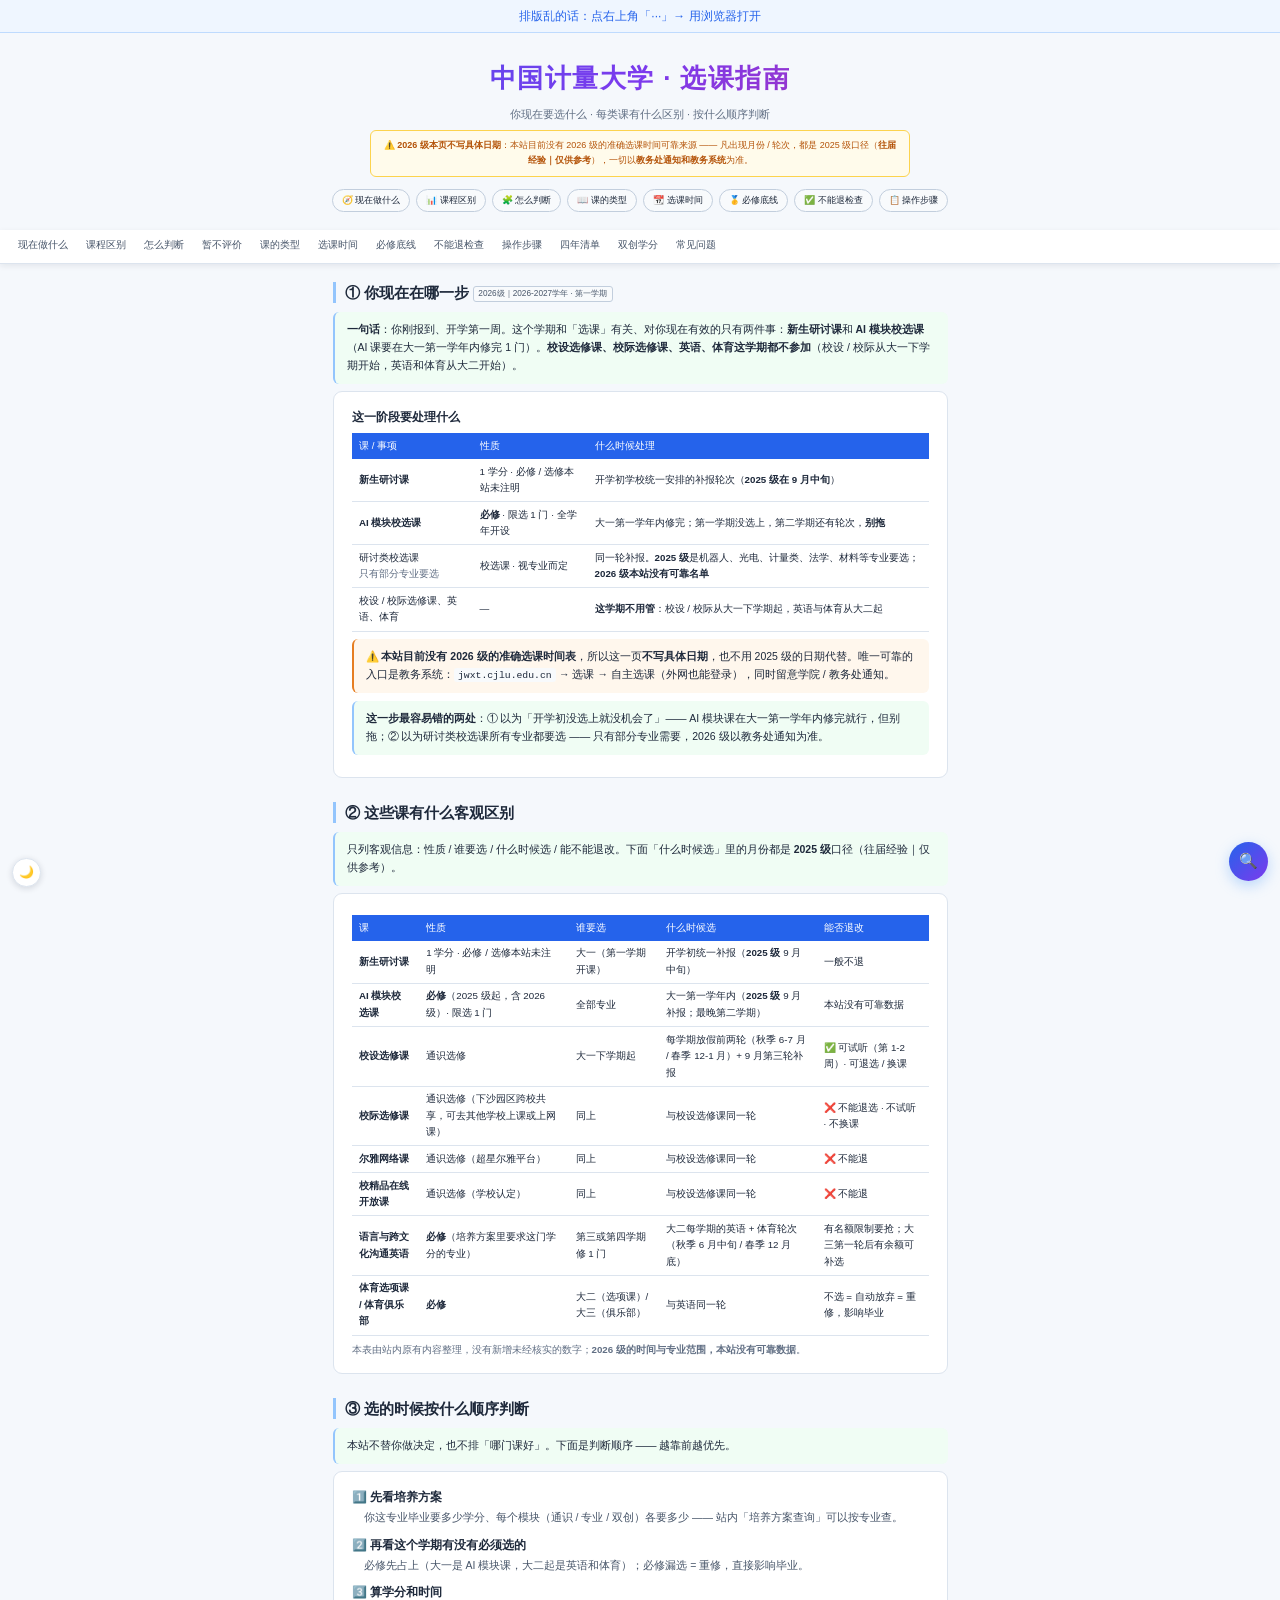
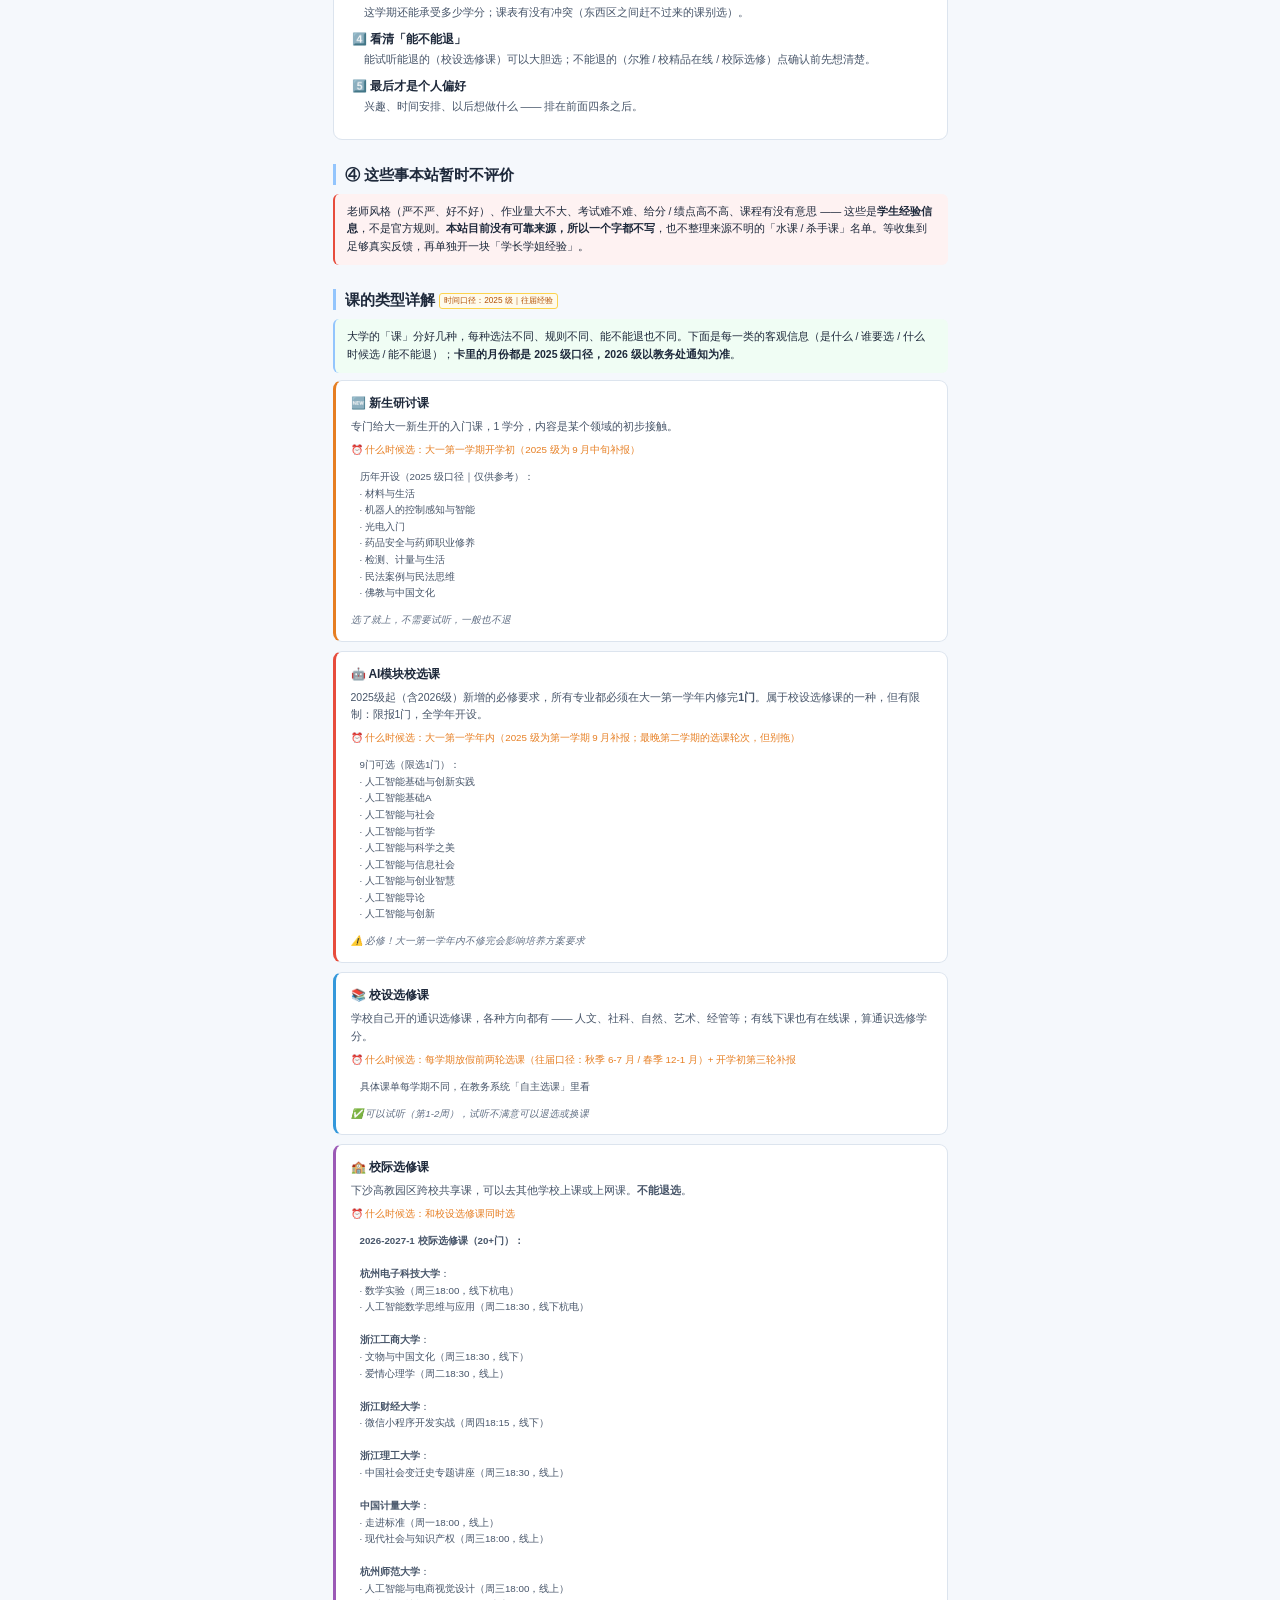
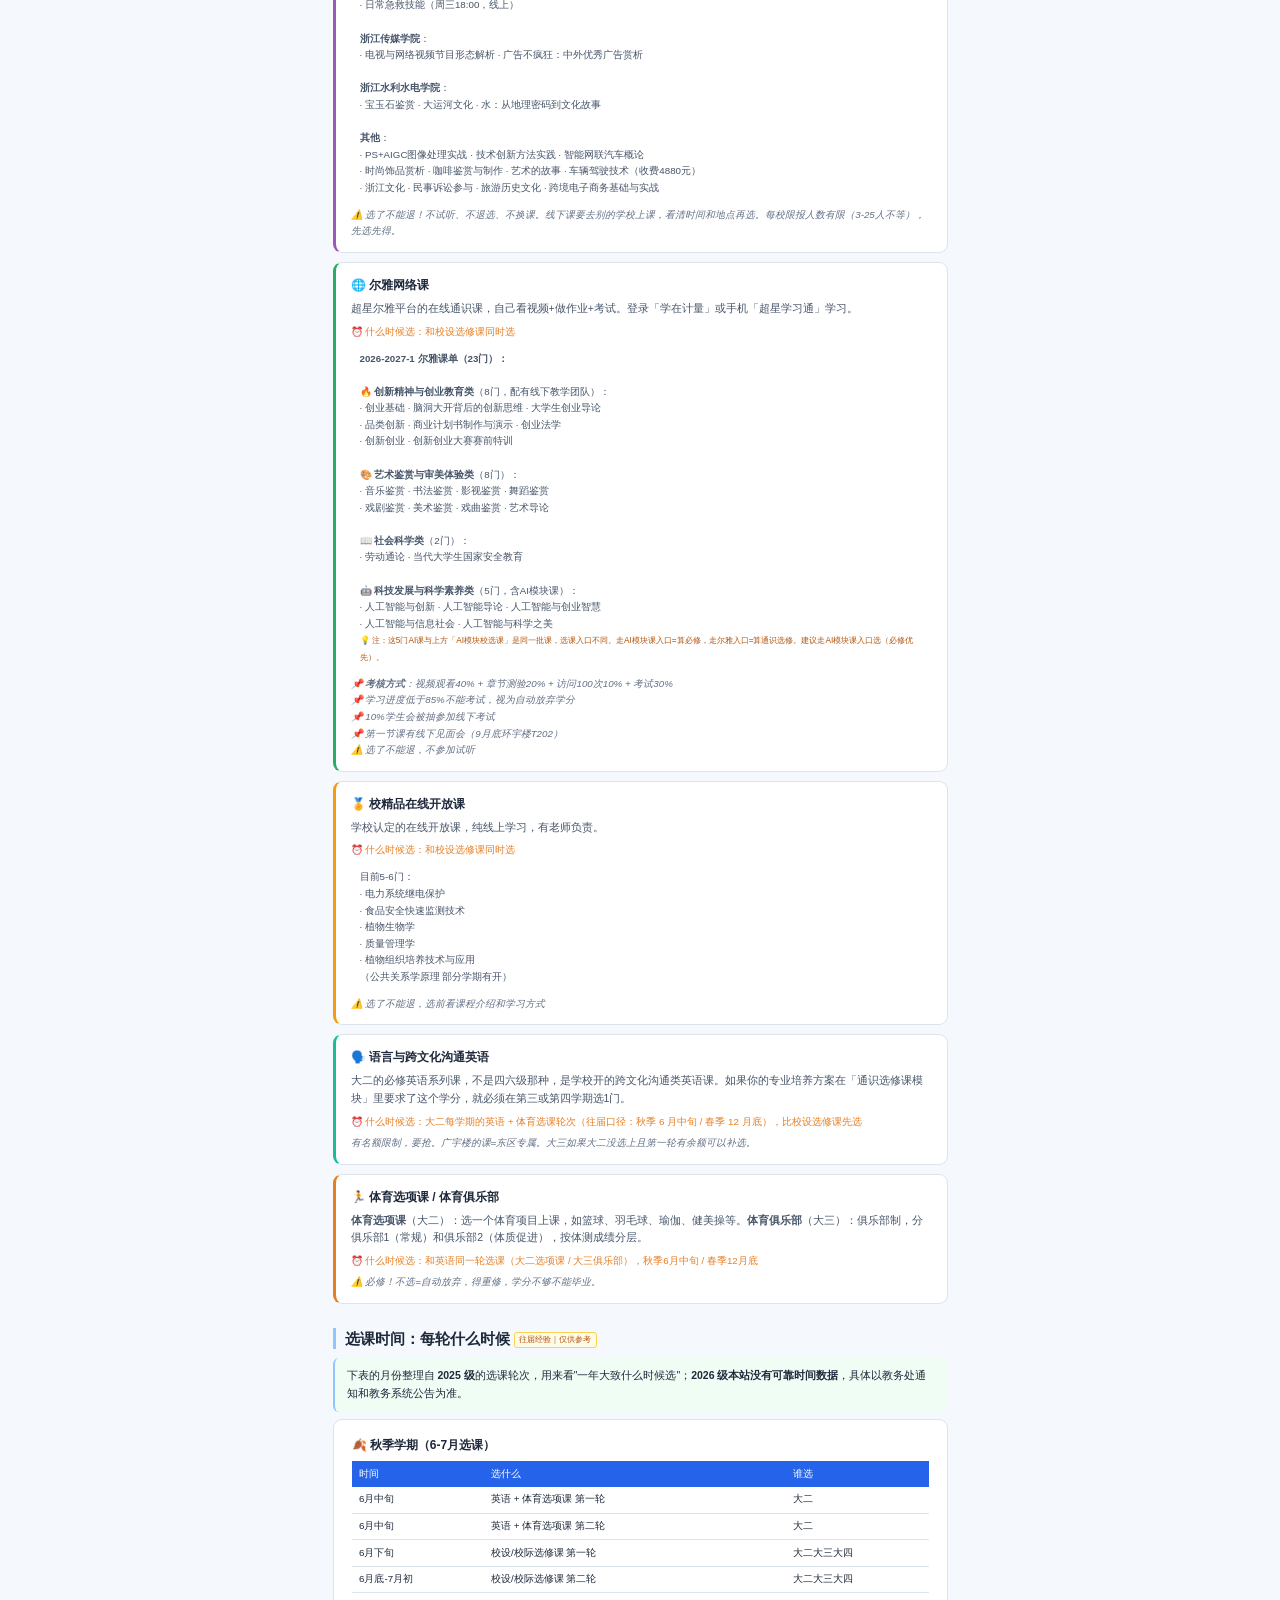
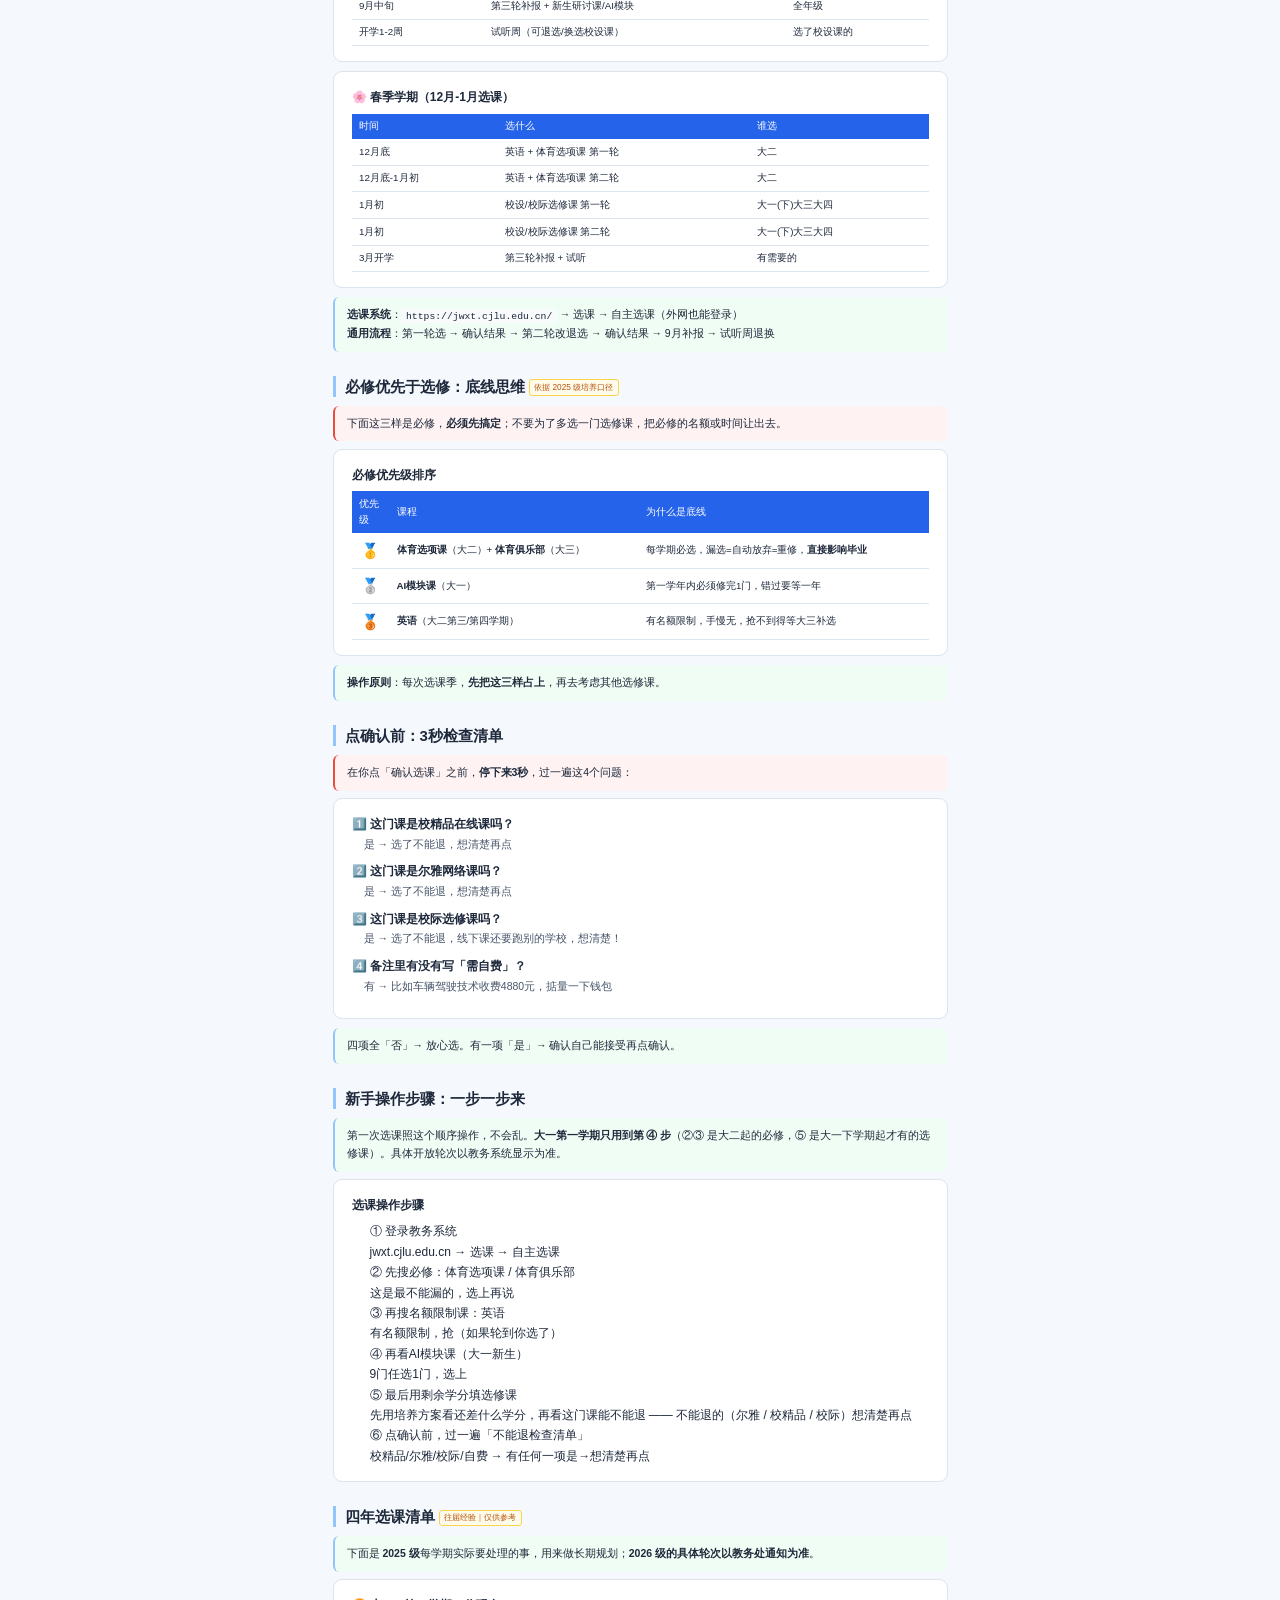
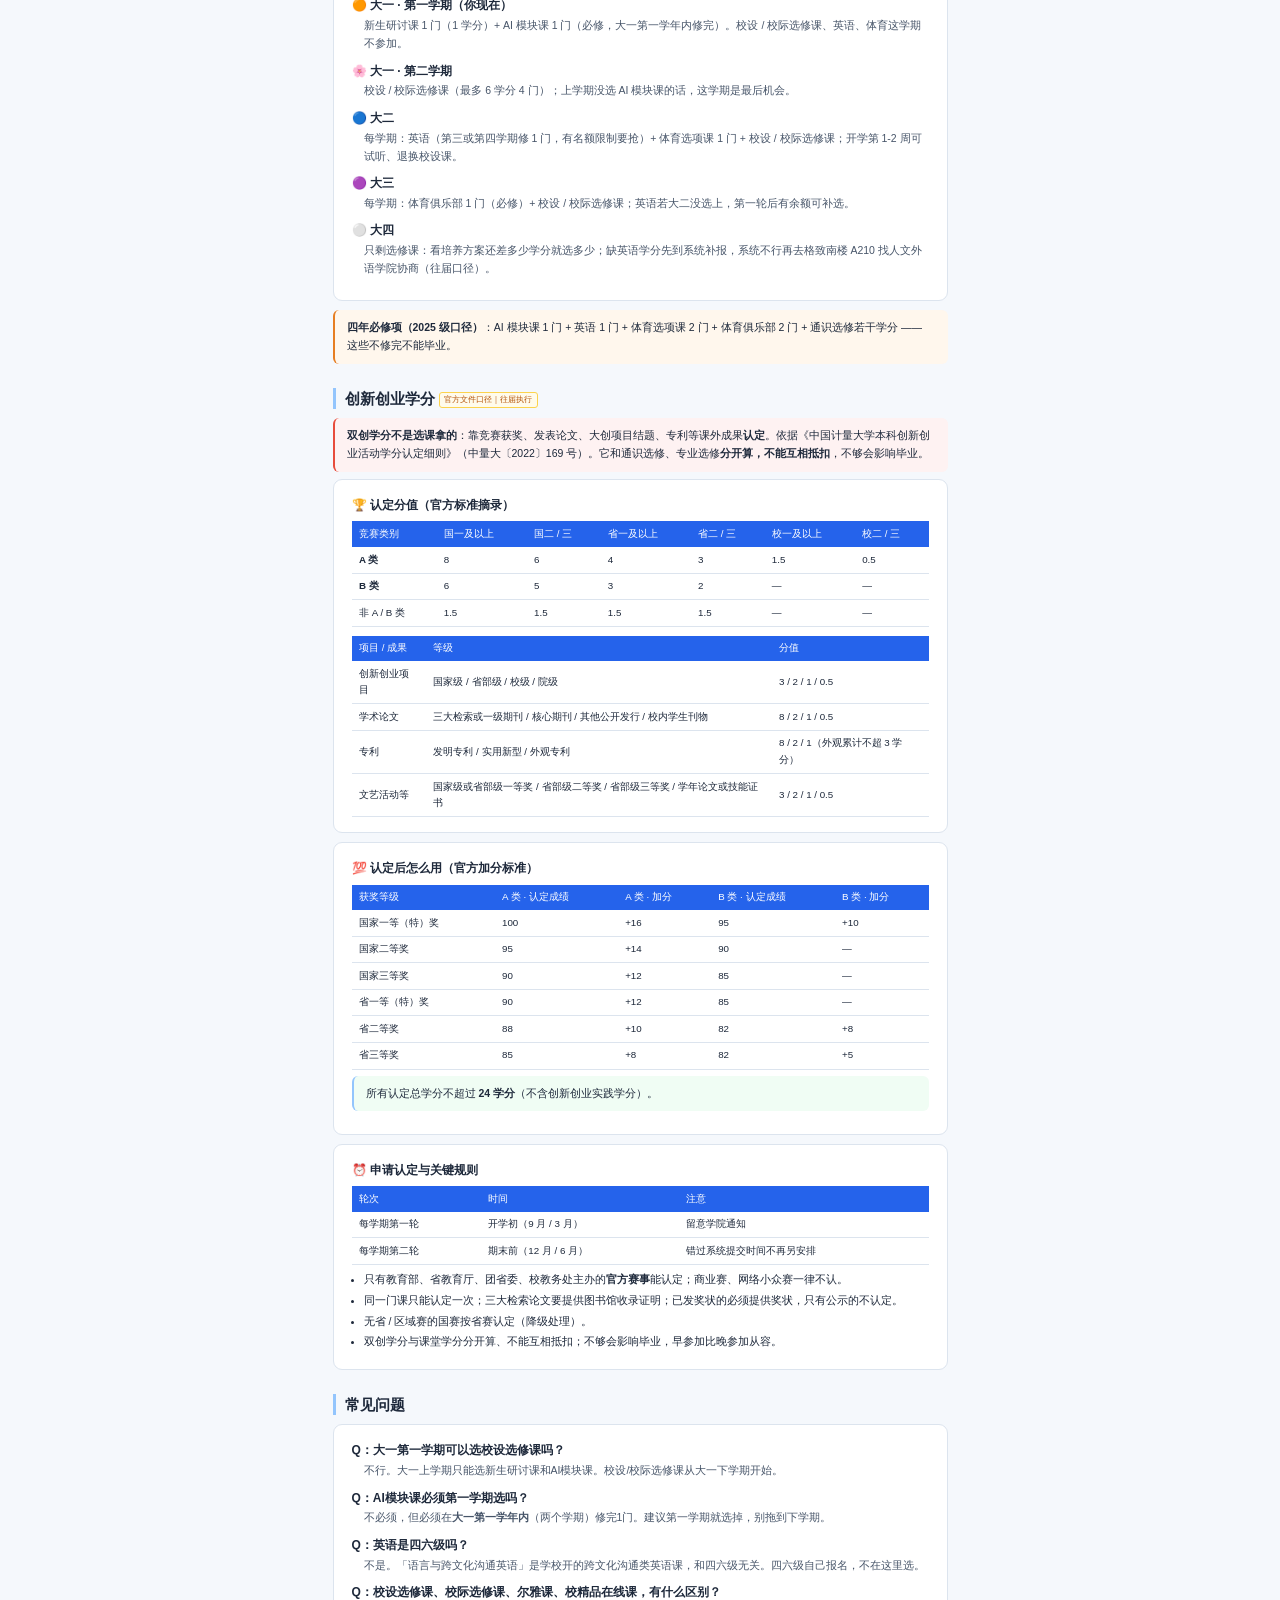
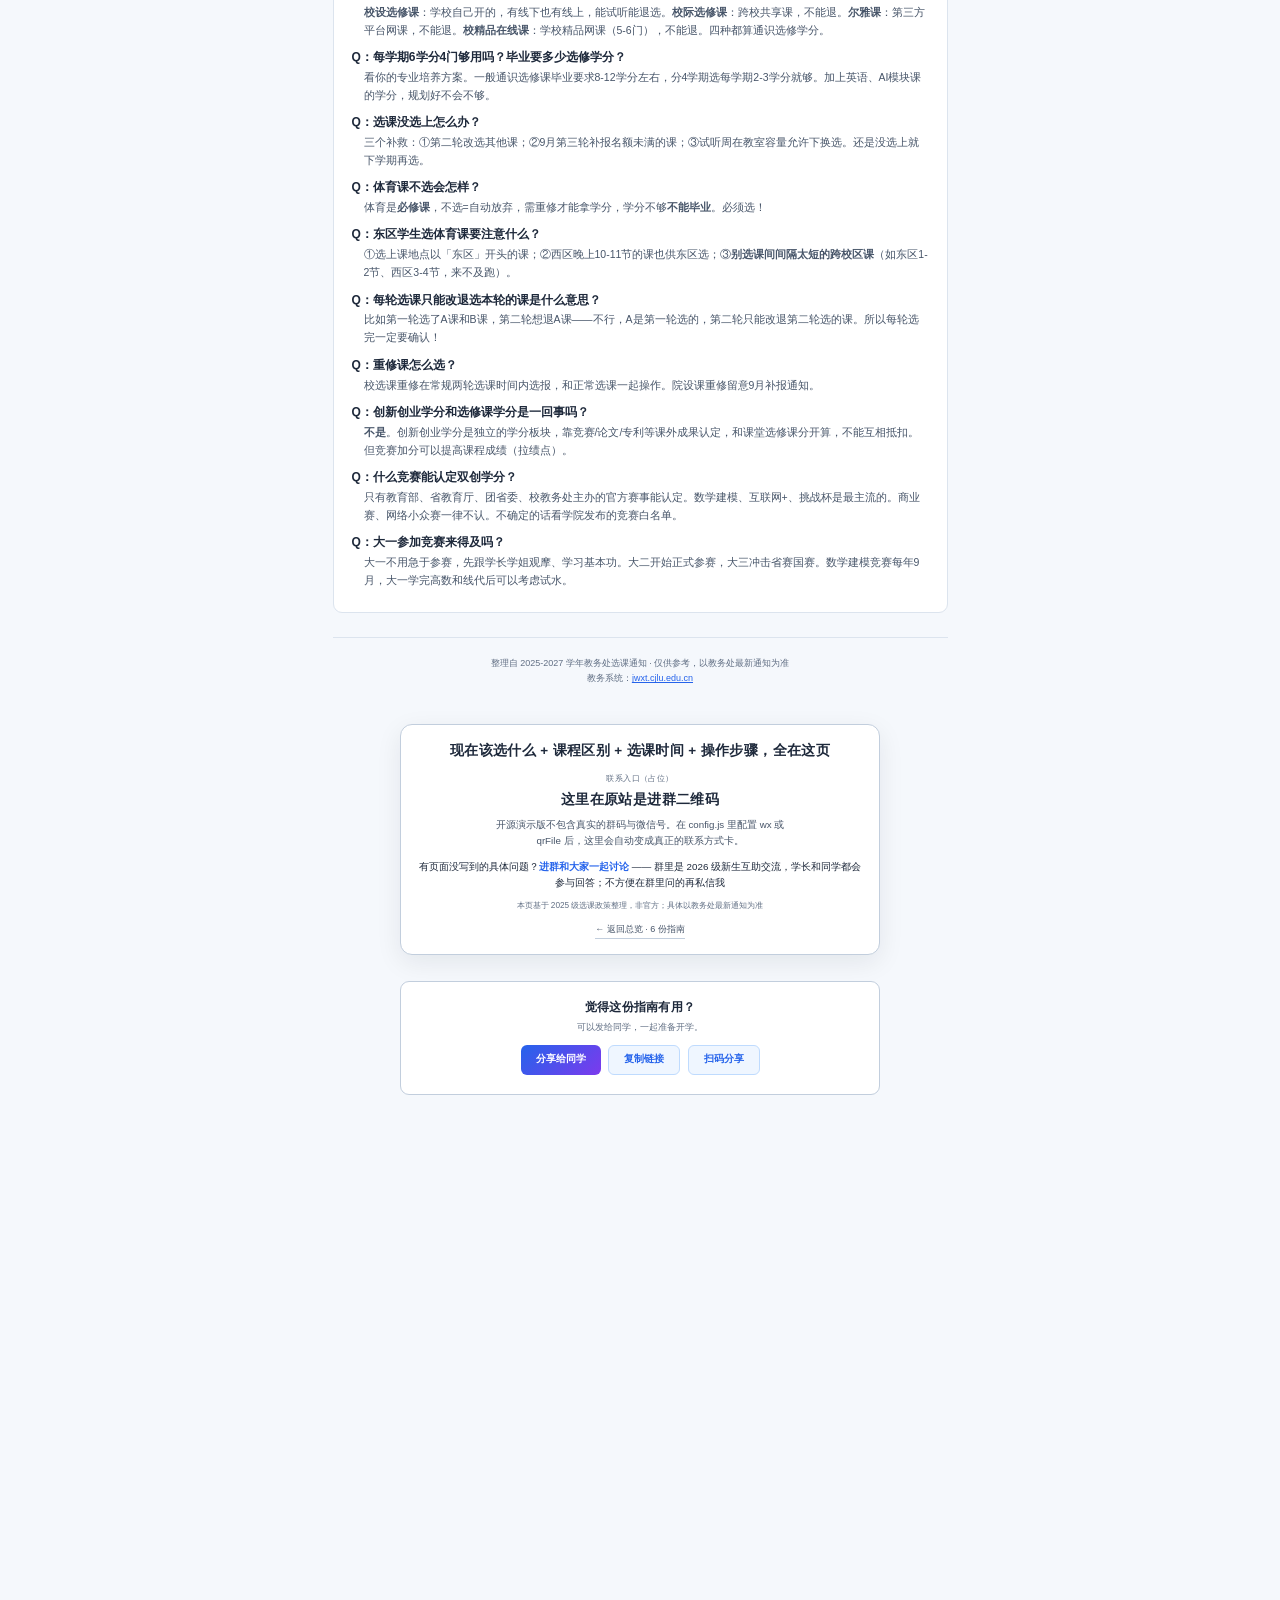
<file: course.html>
<!DOCTYPE html>
<html lang="zh-CN">
<head>
<meta charset="UTF-8">
<meta name="viewport" content="width=device-width, initial-scale=1.0">
<title>中国计量大学 · 选课指南</title>
<link rel="stylesheet" href="theme.css?v=20260918a">
<script src="theme.js?v=20260918a"></script>
<style>
  * { margin:0; padding:0; box-sizing:border-box; }
  body {
    zoom:75%;
    font-family:var(--font);
    background:var(--bg); color:var(--text); line-height:var(--lh);
  }
  .hero {
    text-align:center; padding:var(--gap-4xl) var(--gap-2xl) var(--gap-3xl);
  }
  .hero h1 { font-size:var(--fs-h1); font-weight:800; letter-spacing:2px; margin-bottom:var(--gap-sm); background:linear-gradient(135deg, var(--accent), var(--purple), var(--pink)); -webkit-background-clip:text; background-clip:text; -webkit-text-fill-color:transparent; color:transparent; }
  .hero .sub { font-size:var(--fs-md-em); color:var(--sub); }
  /* ===== 本轮新增：年份标注徽标（2026级 / 往届经验）===== */
  .year-badge{display:inline-block;padding:2px var(--gap-sm);border-radius:var(--r-xs);background:var(--card2);border:1px solid var(--line2);font-size:var(--fs-2xs);font-weight:500;color:var(--sub2);white-space:nowrap;vertical-align:middle}
  .year-badge.past{background:var(--yellow-soft);border-color:var(--yellow-line);color:var(--yellow)}
  .hero .tag-row { display:flex; flex-wrap:wrap; justify-content:center; gap:var(--gap); margin-top:var(--gap-xl); }
  .hero .tag {
    background:var(--card2); border:1px solid var(--line2);
    padding:var(--gap-xs) var(--gap-lg); border-radius:var(--r-lg); font-size:var(--fs-xs);
  }
  .nav {
    position:sticky; top:0; z-index:100;
    background:var(--card); border-bottom:1px solid var(--line);
    display:flex; gap:0; overflow-x:auto; padding:0 var(--gap-lg);
    box-shadow:0 2px 8px rgba(15,23,42,.08);
  }
  .nav a {
    flex-shrink:0; padding:var(--gap-md) var(--gap-lg); font-size:var(--fs-sm); font-weight:500;
    color:var(--sub2); text-decoration:none; border-bottom:2px solid transparent;
    transition:color 0.15s; white-space:nowrap;
  }
  .nav a:hover { color:var(--accent); }
  .nav a.active { color:var(--accent); border-bottom-color:var(--brand-light); }
  .container { max-width:var(--w-wide); margin:0 auto; padding:var(--gap-3xl) var(--gap-2xl) 60px; }
  .section { margin-bottom:var(--gap-4xl); }
  .section-title {
    font-size:var(--fs-h2); font-weight:700; margin-bottom:var(--gap-lg); padding-left:var(--gap-lg);
    border-left:4px solid var(--brand-light); line-height:var(--lh-tight);
  }
  .card {
    background:var(--card); border-radius:var(--r-md); padding:var(--gap-2xl) var(--gap-3xl);
    margin-bottom:var(--gap-lg); border:1px solid var(--line);
  }
  .card h3 { font-size:var(--fs-lg); font-weight:600; margin-bottom:var(--gap); color:var(--text); }
  .card p, .card li { font-size:var(--fs-md); }
  .card ul { padding-left:var(--gap-xl); }
  .card ul li { margin-bottom:var(--gap-xs); }

  /* Course type explain cards */
  .type-card {
    background:var(--card); border-radius:var(--r-md); padding:var(--gap-xl) var(--gap-2xl);
    margin-bottom:var(--gap-lg); border:1px solid var(--line);
    border-left:4px solid var(--brand-light);
  }
  .type-card.t-new { border-left-color:#e67e22; }
  .type-card.t-ai { border-left-color:#e74c3c; }
  .type-card.t-sel { border-left-color:#3498db; }
  .type-card.t-cross { border-left-color:#9b59b6; }
  .type-card.t-erya { border-left-color:#27ae60; }
  .type-card.t-jp { border-left-color:#f39c12; }
  .type-card.t-eng { border-left-color:#1abc9c; }
  .type-card.t-pe { border-left-color:#e67e22; }
  .type-card h4 { font-size:var(--fs-lg); font-weight:700; margin-bottom:var(--gap-sm); }
  .type-card .what { font-size:var(--fs-md); color:var(--sub2); margin-bottom:var(--gap); }
  .type-card .when { font-size:var(--fs-sm); color:#e67e22; margin-bottom:var(--gap-sm); font-weight:500; }
  .type-card .courses { font-size:var(--fs-sm); color:var(--sub2); background:var(--card); border-radius:var(--r-sm); padding:var(--gap) var(--gap-lg); }
  .type-card .note { font-size:var(--fs-sm); color:var(--sub); margin-top:var(--gap-sm); font-style:italic; }

  /* Year timeline */
  .year-row {
    background:var(--card); border-radius:var(--r-md); padding:var(--gap-2xl) var(--gap-3xl);
    margin-bottom:var(--gap-lg); border:1px solid var(--line);
  }
  .year-row h3 { font-size:var(--fs-xl); font-weight:700; margin-bottom:var(--gap-lg); display:flex; align-items:center; gap:var(--gap); }
  .year-row h3 .yr { font-size:var(--fs-sm); padding:var(--gap-2xs) var(--gap-md); border-radius:var(--r-md); color:var(--text); }
  .sem { margin-bottom:var(--gap-lg); }
  .sem:last-child { margin-bottom:0; }
  .sem h5 { font-size:var(--fs-md); font-weight:600; color:var(--accent); margin-bottom:var(--gap); }
  .task {
    display:flex; align-items:flex-start; gap:var(--gap-md); margin-bottom:var(--gap); font-size:var(--fs-md);
    padding:var(--gap-sm) var(--gap-md); background:var(--card); border-radius:var(--r-sm);
  }
  .task .icon { font-size:var(--fs-md); flex-shrink:0; margin-top:var(--gap-2xs); }
  .task .label { font-weight:600; color:var(--text); }
  .task .detail { font-size:var(--fs-sm); color:var(--sub); }

  .info-box {
    background:var(--green-soft); border-radius:var(--r-sm); padding:var(--gap-lg) var(--gap-xl);
    margin-bottom:var(--gap-md); border-left:3px solid var(--brand-light); font-size:var(--fs-md);
  }
  .info-box.warn { background:#FFF7ED; border-left-color:#e67e22; }
  .info-box.danger { background:var(--red-soft); border-left-color:#e74c3c; }
  .info-box strong { color:var(--text); }

  /* FAQ */
  .faq-item { margin-bottom:var(--gap-md); }
  .faq-q { font-size:var(--fs-lg); font-weight:600; color:var(--text); margin-bottom:var(--gap-2xs); }
  .faq-a { font-size:var(--fs-md); color:var(--sub2); padding-left:var(--gap-xl); }

  .course-table { width:100%; border-collapse:collapse; font-size:var(--fs-sm); margin-top:var(--gap); }
  .course-table th { background:var(--accent); color:#fff; padding:var(--gap-sm) var(--gap-md); text-align:left; font-weight:500; }
  .course-table td { padding:var(--gap-sm) var(--gap-md); border-bottom:1px solid var(--line); }
  .course-table tr:hover td { background:var(--card); }

  .footer { text-align:center; padding:var(--gap-3xl) var(--gap-2xl); font-size:var(--fs-xs); color:var(--sub); border-top:1px solid var(--line); margin-top:var(--gap-4xl); }
  code { background:var(--card2); padding:var(--gap-2xs) var(--gap-sm); border-radius:var(--r-xs); font-size:var(--fs-sm); }
  .hl { background:#FEF9C3; padding:1px var(--gap-xs); border-radius:var(--r-xs); font-weight:600; }

/* Watermark */
/* ===== 结尾转化卡 ===== */
.cta-card{max-width:var(--w-narrow);margin:26px auto 34px;background:var(--card);border:1px solid var(--line2);border-radius:var(--r-lg);padding:var(--gap-2xl) var(--gap-2xl);text-align:center;box-shadow:0 10px 34px rgba(15,23,42,.08)}
.cta-hook{margin:0 0 var(--gap-lg);color:var(--text);font-size:var(--fs-xl);font-weight:700;letter-spacing:.5px}
.cta-wx{display:inline-flex;align-items:center;gap:var(--gap-md);background:var(--card2);border:1px solid var(--line2);border-radius:var(--r-md);padding:var(--gap) var(--gap-2xl)}
.cta-wx-id{color:var(--text);font-size:var(--fs-xl);font-weight:700;letter-spacing:2px;user-select:all;-webkit-user-select:all}
.cta-wx-tip{color:var(--sub2);font-size:var(--fs-xs)}
.cta-ask{margin:var(--gap-lg) 0 0;color:var(--text);font-size:var(--fs-sm);line-height:var(--lh)}
.cta-ask b{color:var(--accent)}
.cta-note{margin:var(--gap-md) 0 0;color:var(--sub);font-size:var(--fs-2xs);line-height:var(--lh)}
.cta-home{display:inline-block;margin-top:var(--gap-lg);color:var(--sub2);font-size:var(--fs-xs);text-decoration:none;border-bottom:1px solid var(--line2);padding-bottom:1px}
.cta-home:hover{color:var(--text)}
@media(max-width:640px){.cta-card{padding:var(--gap-xl) var(--gap-lg)}.cta-hook{font-size:var(--fs-lg)}}
</style>
</head>
<body><div style="text-align:center;padding:var(--gap) var(--gap-lg);background:var(--brand-soft);border-bottom:1px solid var(--brand-line);font-size:var(--fs-lg);color:var(--accent)">排版乱的话：点右上角「···」→ 用浏览器打开</div>

<div class="hero">
  <h1>中国计量大学 · 选课指南</h1>
  <p class="sub">你现在要选什么 · 每类课有什么区别 · 按什么顺序判断</p>
<div style="max-width:var(--w-page);margin:8px auto 0;padding:var(--gap-md) var(--gap-xl);background:var(--yellow-soft);border:1px solid var(--yellow-line);border-radius:var(--r-sm);font-size:var(--fs-2xs-em);color:var(--yellow);text-align:center">
  ⚠️ <strong>2026 级本页不写具体日期</strong>：本站目前没有 2026 级的准确选课时间可靠来源 —— 凡出现月份 / 轮次，都是 2025 级口径（<strong>往届经验｜仅供参考</strong>），一切以<strong>教务处通知和教务系统</strong>为准。
</div>
  <div class="tag-row">
    <span class="tag">🧭 现在做什么</span>
    <span class="tag">📊 课程区别</span>
    <span class="tag">🧩 怎么判断</span>
    <span class="tag">📖 课的类型</span>
    <span class="tag">📆 选课时间</span>
    <span class="tag">🥇 必修底线</span>
    <span class="tag">✅ 不能退检查</span>
    <span class="tag">📋 操作步骤</span>
  </div>
</div>

<div class="nav" id="nav">
  <a href="#sec-now" class="active">现在做什么</a>
  <a href="#sec-diff">课程区别</a>
  <a href="#sec-order">怎么判断</a>
  <a href="#sec-unknown">暂不评价</a>
  <a href="#sec-types">课的类型</a>
  <a href="#sec-time">选课时间</a>
  <a href="#sec-priority">必修底线</a>
  <a href="#sec-checklist">不能退检查</a>
  <a href="#sec-howto">操作步骤</a>
  <a href="#sec-fouryear">四年清单</a>
  <a href="#sec-innovation">双创学分</a>
  <a href="#sec-faq">常见问题</a>
</div>

<div class="container">

<!-- ==================== ① 你现在在哪一步 ==================== -->
<div class="section" id="sec-now">
  <h2 class="section-title">① 你现在在哪一步 <span class="year-badge">2026级｜2026-2027学年 · 第一学期</span></h2>

  <div class="info-box">
    <strong>一句话</strong>：你刚报到、开学第一周。这个学期和「选课」有关、对你现在有效的只有两件事：<b>新生研讨课</b>和 <b>AI 模块校选课</b>（AI 课要在大一第一学年内修完 1 门）。<b>校设选修课、校际选修课、英语、体育这学期都不参加</b>（校设 / 校际从大一下学期开始，英语和体育从大二开始）。
  </div>

  <div class="card">
    <h3>这一阶段要处理什么</h3>
    <table class="course-table">
      <tr><th>课 / 事项</th><th>性质</th><th>什么时候处理</th></tr>
      <tr>
        <td><b>新生研讨课</b></td>
        <td>1 学分 · 必修 / 选修本站未注明</td>
        <td>开学初学校统一安排的补报轮次（<b>2025 级在 9 月中旬</b>）</td>
      </tr>
      <tr>
        <td><b>AI 模块校选课</b></td>
        <td><b>必修</b> · 限选 1 门 · 全学年开设</td>
        <td>大一第一学年内修完；第一学期没选上，第二学期还有轮次，<b>别拖</b></td>
      </tr>
      <tr>
        <td>研讨类校选课<br><span style="font-size:var(--fs-sm);color:var(--sub);">只有部分专业要选</span></td>
        <td>校选课 · 视专业而定</td>
        <td>同一轮补报。<b>2025 级</b>是机器人、光电、计量类、法学、材料等专业要选；<b>2026 级本站没有可靠名单</b></td>
      </tr>
      <tr>
        <td>校设 / 校际选修课、英语、体育</td>
        <td>—</td>
        <td><b>这学期不用管</b>：校设 / 校际从大一下学期起，英语与体育从大二起</td>
      </tr>
    </table>
    <div class="info-box warn" style="margin-top:var(--gap-md);">
      ⚠️ <strong>本站目前没有 2026 级的准确选课时间表</strong>，所以这一页<b>不写具体日期</b>，也不用 2025 级的日期代替。唯一可靠的入口是教务系统：<code>jwxt.cjlu.edu.cn</code> → 选课 → 自主选课（外网也能登录），同时留意学院 / 教务处通知。
    </div>
    <div class="info-box">
      <strong>这一步最容易错的两处</strong>：① 以为「开学初没选上就没机会了」—— AI 模块课在大一第一学年内修完就行，但别拖；② 以为研讨类校选课所有专业都要选 —— 只有部分专业需要，2026 级以教务处通知为准。
    </div>
  </div>
</div>

<!-- ==================== ② 课程客观区别 ==================== -->
<div class="section" id="sec-diff">
  <h2 class="section-title">② 这些课有什么客观区别</h2>

  <div class="info-box">
    只列客观信息：性质 / 谁要选 / 什么时候选 / 能不能退改。下面「什么时候选」里的月份都是 <b>2025 级</b>口径（往届经验｜仅供参考）。
  </div>

  <div class="card">
    <table class="course-table">
      <tr><th>课</th><th>性质</th><th>谁要选</th><th>什么时候选</th><th>能否退改</th></tr>
      <tr><td><b>新生研讨课</b></td><td>1 学分 · 必修 / 选修本站未注明</td><td>大一（第一学期开课）</td><td>开学初统一补报（<b>2025 级</b> 9 月中旬）</td><td>一般不退</td></tr>
      <tr><td><b>AI 模块校选课</b></td><td><b>必修</b>（2025 级起，含 2026 级）· 限选 1 门</td><td>全部专业</td><td>大一第一学年内（<b>2025 级</b> 9 月补报；最晚第二学期）</td><td>本站没有可靠数据</td></tr>
      <tr><td><b>校设选修课</b></td><td>通识选修</td><td>大一下学期起</td><td>每学期放假前两轮（秋季 6-7 月 / 春季 12-1 月）+ 9 月第三轮补报</td><td>✅ 可试听（第 1-2 周）· 可退选 / 换课</td></tr>
      <tr><td><b>校际选修课</b></td><td>通识选修（下沙园区跨校共享，可去其他学校上课或上网课）</td><td>同上</td><td>与校设选修课同一轮</td><td>❌ 不能退选 · 不试听 · 不换课</td></tr>
      <tr><td><b>尔雅网络课</b></td><td>通识选修（超星尔雅平台）</td><td>同上</td><td>与校设选修课同一轮</td><td>❌ 不能退</td></tr>
      <tr><td><b>校精品在线开放课</b></td><td>通识选修（学校认定）</td><td>同上</td><td>与校设选修课同一轮</td><td>❌ 不能退</td></tr>
      <tr><td><b>语言与跨文化沟通英语</b></td><td><b>必修</b>（培养方案里要求这门学分的专业）</td><td>第三或第四学期修 1 门</td><td>大二每学期的英语 + 体育轮次（秋季 6 月中旬 / 春季 12 月底）</td><td>有名额限制要抢；大三第一轮后有余额可补选</td></tr>
      <tr><td><b>体育选项课 / 体育俱乐部</b></td><td><b>必修</b></td><td>大二（选项课）/ 大三（俱乐部）</td><td>与英语同一轮</td><td>不选 = 自动放弃 = 重修，影响毕业</td></tr>
    </table>
    <p style="font-size:var(--fs-sm);color:var(--sub);margin-top:var(--gap);">本表由站内原有内容整理，没有新增未经核实的数字；<b>2026 级的时间与专业范围，本站没有可靠数据</b>。</p>
  </div>
</div>

<!-- ==================== ③ 按什么顺序判断 ==================== -->
<div class="section" id="sec-order">
  <span id="sec-track"></span><!-- 兼容旧链接 course.html#sec-track（首页「选课攻略」入口指向这里） -->
  <h2 class="section-title">③ 选的时候按什么顺序判断</h2>

  <div class="info-box">
    本站不替你做决定，也不排「哪门课好」。下面是判断顺序 —— 越靠前越优先。
  </div>

  <div class="card">
    <div class="faq-item">
      <div class="faq-q">1️⃣ 先看培养方案</div>
      <div class="faq-a">你这专业毕业要多少学分、每个模块（通识 / 专业 / 双创）各要多少 —— 站内「培养方案查询」可以按专业查。</div>
    </div>
    <div class="faq-item">
      <div class="faq-q">2️⃣ 再看这个学期有没有必须选的</div>
      <div class="faq-a">必修先占上（大一是 AI 模块课，大二起是英语和体育）；必修漏选 = 重修，直接影响毕业。</div>
    </div>
    <div class="faq-item">
      <div class="faq-q">3️⃣ 算学分和时间</div>
      <div class="faq-a">这学期还能承受多少学分；课表有没有冲突（东西区之间赶不过来的课别选）。</div>
    </div>
    <div class="faq-item">
      <div class="faq-q">4️⃣ 看清「能不能退」</div>
      <div class="faq-a">能试听能退的（校设选修课）可以大胆选；不能退的（尔雅 / 校精品在线 / 校际选修）点确认前先想清楚。</div>
    </div>
    <div class="faq-item">
      <div class="faq-q">5️⃣ 最后才是个人偏好</div>
      <div class="faq-a">兴趣、时间安排、以后想做什么 —— 排在前面四条之后。</div>
    </div>
  </div>
</div>

<!-- ==================== ④ 本站暂不评价 ==================== -->
<div class="section" id="sec-unknown">
  <h2 class="section-title">④ 这些事本站暂时不评价</h2>

  <div class="info-box danger">
    老师风格（严不严、好不好）、作业量大不大、考试难不难、给分 / 绩点高不高、课程有没有意思 —— 这些是<b>学生经验信息</b>，不是官方规则。<b>本站目前没有可靠来源，所以一个字都不写</b>，也不整理来源不明的「水课 / 杀手课」名单。等收集到足够真实反馈，再单独开一块「学长学姐经验」。
  </div>
</div>

<!-- ==================== 课的类型 ==================== -->
<div class="section" id="sec-types">
  <h2 class="section-title">课的类型详解 <span class="year-badge past">时间口径：2025 级｜往届经验</span></h2>

  <div class="info-box">
    大学的「课」分好几种，每种选法不同、规则不同、能不能退也不同。下面是每一类的客观信息（是什么 / 谁要选 / 什么时候选 / 能不能退）；<b>卡里的月份都是 2025 级口径，2026 级以教务处通知为准</b>。
  </div>

  <div class="type-card t-new">
    <h4>🆕 新生研讨课</h4>
    <div class="what">专门给大一新生开的入门课，1 学分，内容是某个领域的初步接触。</div>
    <div class="when">⏰ 什么时候选：大一第一学期开学初（2025 级为 9 月中旬补报）</div>
    <div class="courses">
      历年开设（2025 级口径｜仅供参考）：<br>
      · 材料与生活<br>
      · 机器人的控制感知与智能<br>
      · 光电入门<br>
      · 药品安全与药师职业修养<br>
      · 检测、计量与生活<br>
      · 民法案例与民法思维<br>
      · 佛教与中国文化
    </div>
    <div class="note">选了就上，不需要试听，一般也不退</div>
  </div>

  <div class="type-card t-ai">
    <h4>🤖 AI模块校选课</h4>
    <div class="what">2025级起（含2026级）新增的必修要求，所有专业都必须在大一第一学年内修完<b>1门</b>。属于校设选修课的一种，但有限制：限报1门，全学年开设。</div>
    <div class="when">⏰ 什么时候选：大一第一学年内（2025 级为第一学期 9 月补报；最晚第二学期的选课轮次，但别拖）</div>
    <div class="courses">
      9门可选（限选1门）：<br>
      · 人工智能基础与创新实践<br>
      · 人工智能基础A<br>
      · 人工智能与社会<br>
      · 人工智能与哲学<br>
      · 人工智能与科学之美<br>
      · 人工智能与信息社会<br>
      · 人工智能与创业智慧<br>
      · 人工智能导论<br>
      · 人工智能与创新
    </div>
    <div class="note">⚠️ 必修！大一第一学年内不修完会影响培养方案要求</div>
  </div>

  <div class="type-card t-sel">
    <h4>📚 校设选修课</h4>
    <div class="what">学校自己开的通识选修课，各种方向都有 —— 人文、社科、自然、艺术、经管等；有线下课也有在线课，算通识选修学分。</div>
    <div class="when">⏰ 什么时候选：每学期放假前两轮选课（往届口径：秋季 6-7 月 / 春季 12-1 月）+ 开学初第三轮补报</div>
    <div class="courses">具体课单每学期不同，在教务系统「自主选课」里看</div>
    <div class="note">✅ 可以试听（第1-2周），试听不满意可以退选或换课</div>
  </div>

  <div class="type-card t-cross">
    <h4>🏫 校际选修课</h4>
    <div class="what">下沙高教园区跨校共享课，可以去其他学校上课或上网课。<b>不能退选</b>。</div>
    <div class="when">⏰ 什么时候选：和校设选修课同时选</div>
    <div class="courses">
      <b>2026-2027-1 校际选修课（20+门）：</b><br><br>
      <b>杭州电子科技大学</b>：<br>
      · 数学实验（周三18:00，线下杭电）<br>
      · 人工智能数学思维与应用（周二18:30，线下杭电）<br><br>
      <b>浙江工商大学</b>：<br>
      · 文物与中国文化（周三18:30，线下）<br>
      · 爱情心理学（周二18:30，线上）<br><br>
      <b>浙江财经大学</b>：<br>
      · 微信小程序开发实战（周四18:15，线下）<br><br>
      <b>浙江理工大学</b>：<br>
      · 中国社会变迁史专题讲座（周三18:30，线上）<br><br>
      <b>中国计量大学</b>：<br>
      · 走进标准（周一18:00，线上）<br>
      · 现代社会与知识产权（周三18:00，线上）<br><br>
      <b>杭州师范大学</b>：<br>
      · 人工智能与电商视觉设计（周三18:00，线上）<br>
      · 日常急救技能（周三18:00，线上）<br><br>
      <b>浙江传媒学院</b>：<br>
      · 电视与网络视频节目形态解析 · 广告不疯狂：中外优秀广告赏析<br><br>
      <b>浙江水利水电学院</b>：<br>
      · 宝玉石鉴赏 · 大运河文化 · 水：从地理密码到文化故事<br><br>
      <b>其他</b>：<br>
      · PS+AIGC图像处理实战 · 技术创新方法实践 · 智能网联汽车概论<br>
      · 时尚饰品赏析 · 咖啡鉴赏与制作 · 艺术的故事 · 车辆驾驶技术（收费4880元）<br>
      · 浙江文化 · 民事诉讼参与 · 旅游历史文化 · 跨境电子商务基础与实战
    </div>
    <div class="note">⚠️ 选了不能退！不试听、不退选、不换课。线下课要去别的学校上课，看清时间和地点再选。每校限报人数有限（3-25人不等），先选先得。</div>
  </div>

  <div class="type-card t-erya">
    <h4>🌐 尔雅网络课</h4>
    <div class="what">超星尔雅平台的在线通识课，自己看视频+做作业+考试。登录「学在计量」或手机「超星学习通」学习。</div>
    <div class="when">⏰ 什么时候选：和校设选修课同时选</div>
    <div class="courses">
      <b>2026-2027-1 尔雅课单（23门）：</b><br><br>
      🔥 <b>创新精神与创业教育类</b>（8门，配有线下教学团队）：<br>
      · 创业基础 · 脑洞大开背后的创新思维 · 大学生创业导论<br>
      · 品类创新 · 商业计划书制作与演示 · 创业法学<br>
      · 创新创业 · 创新创业大赛赛前特训<br><br>
      🎨 <b>艺术鉴赏与审美体验类</b>（8门）：<br>
      · 音乐鉴赏 · 书法鉴赏 · 影视鉴赏 · 舞蹈鉴赏<br>
      · 戏剧鉴赏 · 美术鉴赏 · 戏曲鉴赏 · 艺术导论<br><br>
      📖 <b>社会科学类</b>（2门）：<br>
      · 劳动通论 · 当代大学生国家安全教育<br><br>
      🤖 <b>科技发展与科学素养类</b>（5门，含AI模块课）：<br>
      · 人工智能与创新 · 人工智能导论 · 人工智能与创业智慧<br>
      · 人工智能与信息社会 · 人工智能与科学之美
      <br><span style="color:var(--yellow);font-size:var(--fs-sm-em);">💡 注：这5门AI课与上方「AI模块校选课」是同一批课，选课入口不同。走AI模块课入口=算必修，走尔雅入口=算通识选修。建议走AI模块课入口选（必修优先）。</span>
    </div>
    <div class="note">
      📌 <b>考核方式</b>：视频观看40% + 章节测验20% + 访问100次10% + 考试30%<br>
      📌 学习进度低于85%不能考试，视为自动放弃学分<br>
      📌 10%学生会被抽参加线下考试<br>
      📌 第一节课有线下见面会（9月底环宇楼T202）<br>
      ⚠️ 选了不能退，不参加试听
    </div>
  </div>

  <div class="type-card t-jp">
    <h4>🏅 校精品在线开放课</h4>
    <div class="what">学校认定的在线开放课，纯线上学习，有老师负责。</div>
    <div class="when">⏰ 什么时候选：和校设选修课同时选</div>
    <div class="courses">
      目前5-6门：<br>
      · 电力系统继电保护<br>
      · 食品安全快速监测技术<br>
      · 植物生物学<br>
      · 质量管理学<br>
      · 植物组织培养技术与应用<br>
      （公共关系学原理 部分学期有开）
    </div>
    <div class="note">⚠️ 选了不能退，选前看课程介绍和学习方式</div>
  </div>

  <div class="type-card t-eng">
    <h4>🗣️ 语言与跨文化沟通英语</h4>
    <div class="what">大二的必修英语系列课，不是四六级那种，是学校开的跨文化沟通类英语课。如果你的专业培养方案在「通识选修课模块」里要求了这个学分，就必须在第三或第四学期选1门。</div>
    <div class="when">⏰ 什么时候选：大二每学期的英语 + 体育选课轮次（往届口径：秋季 6 月中旬 / 春季 12 月底），比校设选修课先选</div>
    <div class="note">有名额限制，要抢。广宇楼的课=东区专属。大三如果大二没选上且第一轮有余额可以补选。</div>
  </div>

  <div class="type-card t-pe">
    <h4>🏃 体育选项课 / 体育俱乐部</h4>
    <div class="what"><b>体育选项课</b>（大二）：选一个体育项目上课，如篮球、羽毛球、瑜伽、健美操等。<b>体育俱乐部</b>（大三）：俱乐部制，分俱乐部1（常规）和俱乐部2（体质促进），按体测成绩分层。</div>
    <div class="when">⏰ 什么时候选：和英语同一轮选课（大二选项课 / 大三俱乐部），秋季6月中旬 / 春季12月底</div>
    <div class="note">⚠️ 必修！不选=自动放弃，得重修，学分不够不能毕业。</div>
  </div>
</div>

<!-- ==================== 选课时间 ==================== -->
<div class="section" id="sec-time">
  <h2 class="section-title">选课时间：每轮什么时候 <span class="year-badge past">往届经验｜仅供参考</span></h2>

  <div class="info-box">
    下表的月份整理自 <b>2025 级</b>的选课轮次，用来看"一年大致什么时候选"；<b>2026 级本站没有可靠时间数据</b>，具体以教务处通知和教务系统公告为准。
  </div>

  <div class="card">
    <h3>🍂 秋季学期（6-7月选课）</h3>
    <table class="course-table">
      <tr><th>时间</th><th>选什么</th><th>谁选</th></tr>
      <tr><td>6月中旬</td><td>英语 + 体育选项课 第一轮</td><td>大二</td></tr>
      <tr><td>6月中旬</td><td>英语 + 体育选项课 第二轮</td><td>大二</td></tr>
      <tr><td>6月下旬</td><td>校设/校际选修课 第一轮</td><td>大二大三大四</td></tr>
      <tr><td>6月底-7月初</td><td>校设/校际选修课 第二轮</td><td>大二大三大四</td></tr>
      <tr><td>9月中旬</td><td>第三轮补报 + 新生研讨课/AI模块</td><td>全年级</td></tr>
      <tr><td>开学1-2周</td><td>试听周（可退选/换选校设课）</td><td>选了校设课的</td></tr>
    </table>
  </div>

  <div class="card">
    <h3>🌸 春季学期（12月-1月选课）</h3>
    <table class="course-table">
      <tr><th>时间</th><th>选什么</th><th>谁选</th></tr>
      <tr><td>12月底</td><td>英语 + 体育选项课 第一轮</td><td>大二</td></tr>
      <tr><td>12月底-1月初</td><td>英语 + 体育选项课 第二轮</td><td>大二</td></tr>
      <tr><td>1月初</td><td>校设/校际选修课 第一轮</td><td>大一(下)大三大四</td></tr>
      <tr><td>1月初</td><td>校设/校际选修课 第二轮</td><td>大一(下)大三大四</td></tr>
      <tr><td>3月开学</td><td>第三轮补报 + 试听</td><td>有需要的</td></tr>
    </table>
  </div>

  <div class="info-box">
    <strong>选课系统</strong>：<code>https://jwxt.cjlu.edu.cn/</code> → 选课 → 自主选课（外网也能登录）<br>
    <strong>通用流程</strong>：第一轮选 → 确认结果 → 第二轮改退选 → 确认结果 → 9月补报 → 试听周退换
  </div>
</div>

<!-- ==================== 必修底线 ==================== -->
<div class="section" id="sec-priority">
  <h2 class="section-title">必修优先于选修：底线思维 <span class="year-badge past">依据 2025 级培养口径</span></h2>

  <div class="info-box danger">
    下面这三样是必修，<b>必须先搞定</b>；不要为了多选一门选修课，把必修的名额或时间让出去。
  </div>

  <div class="card">
    <h3>必修优先级排序</h3>
    <table class="course-table">
      <tr><th style="width:50px;">优先级</th><th>课程</th><th>为什么是底线</th></tr>
      <tr>
        <td style="text-align:center;font-size:var(--fs-h2);">🥇</td>
        <td><b>体育选项课</b>（大二）+ <b>体育俱乐部</b>（大三）</td>
        <td>每学期必选，漏选=自动放弃=重修，<b>直接影响毕业</b></td>
      </tr>
      <tr>
        <td style="text-align:center;font-size:var(--fs-h2);">🥈</td>
        <td><b>AI模块课</b>（大一）</td>
        <td>第一学年内必须修完1门，错过要等一年</td>
      </tr>
      <tr>
        <td style="text-align:center;font-size:var(--fs-h2);">🥉</td>
        <td><b>英语</b>（大二第三/第四学期）</td>
        <td>有名额限制，手慢无，抢不到得等大三补选</td>
      </tr>
    </table>
  </div>

  <div class="info-box">
    <strong>操作原则</strong>：每次选课季，<b>先把这三样占上</b>，再去考虑其他选修课。
  </div>
</div>

<!-- ==================== 不能退检查清单 ==================== -->
<div class="section" id="sec-checklist">
  <h2 class="section-title">点确认前：3秒检查清单</h2>

  <div class="info-box danger">
    在你点「确认选课」之前，<b>停下来3秒</b>，过一遍这4个问题：
  </div>

  <div class="card">
    <div class="faq-item">
      <div class="faq-q">1️⃣ 这门课是<b>校精品在线课</b>吗？</div>
      <div class="faq-a">是 → 选了不能退，想清楚再点</div>
    </div>
    <div class="faq-item">
      <div class="faq-q">2️⃣ 这门课是<b>尔雅网络课</b>吗？</div>
      <div class="faq-a">是 → 选了不能退，想清楚再点</div>
    </div>
    <div class="faq-item">
      <div class="faq-q">3️⃣ 这门课是<b>校际选修课</b>吗？</div>
      <div class="faq-a">是 → 选了不能退，线下课还要跑别的学校，想清楚！</div>
    </div>
    <div class="faq-item">
      <div class="faq-q">4️⃣ 备注里有没有写<b>「需自费」</b>？</div>
      <div class="faq-a">有 → 比如车辆驾驶技术收费4880元，掂量一下钱包</div>
    </div>
  </div>

  <div class="info-box">
    四项全「否」→ 放心选。有一项「是」→ 确认自己能接受再点确认。
  </div>
</div>

<!-- ==================== 操作模板 ==================== -->
<div class="section" id="sec-howto">
  <h2 class="section-title">新手操作步骤：一步一步来</h2>

  <div class="info-box">
    第一次选课照这个顺序操作，不会乱。<b>大一第一学期只用到第 ④ 步</b>（②③ 是大二起的必修，⑤ 是大一下学期起才有的选修课）。具体开放轮次以教务系统显示为准。
  </div>

  <div class="card">
    <h3>选课操作步骤</h3>
    <div class="tl" style="padding-left:var(--gap-3xl);">
      <div class="tl-item">
        <div class="label">① 登录教务系统</div>
        <div class="desc">jwxt.cjlu.edu.cn → 选课 → 自主选课</div>
      </div>
      <div class="tl-item red">
        <div class="label">② 先搜必修：体育选项课 / 体育俱乐部</div>
        <div class="desc">这是最不能漏的，选上再说</div>
      </div>
      <div class="tl-item red">
        <div class="label">③ 再搜名额限制课：英语</div>
        <div class="desc">有名额限制，抢（如果轮到你选了）</div>
      </div>
      <div class="tl-item warn">
        <div class="label">④ 再看AI模块课（大一新生）</div>
        <div class="desc">9门任选1门，选上</div>
      </div>
      <div class="tl-item">
        <div class="label">⑤ 最后用剩余学分填选修课</div>
        <div class="desc">先用培养方案看还差什么学分，再看这门课能不能退 —— 不能退的（尔雅 / 校精品 / 校际）想清楚再点</div>
      </div>
      <div class="tl-item warn">
        <div class="label">⑥ 点确认前，过一遍「不能退检查清单」</div>
        <div class="desc">校精品/尔雅/校际/自费 → 有任何一项是→想清楚再点</div>
      </div>
    </div>
  </div>
</div>

<!-- ==================== 四年选课清单 ==================== -->
<div class="section" id="sec-fouryear">
  <h2 class="section-title">四年选课清单 <span class="year-badge past">往届经验｜仅供参考</span></h2>

  <div class="info-box">
    下面是 <b>2025 级</b>每学期实际要处理的事，用来做长期规划；<b>2026 级的具体轮次以教务处通知为准</b>。
  </div>

  <div class="card">
    <div class="faq-item">
      <div class="faq-q">🟠 大一 · 第一学期（你现在）</div>
      <div class="faq-a">新生研讨课 1 门（1 学分）+ AI 模块课 1 门（必修，大一第一学年内修完）。校设 / 校际选修课、英语、体育这学期不参加。</div>
    </div>
    <div class="faq-item">
      <div class="faq-q">🌸 大一 · 第二学期</div>
      <div class="faq-a">校设 / 校际选修课（最多 6 学分 4 门）；上学期没选 AI 模块课的话，这学期是最后机会。</div>
    </div>
    <div class="faq-item">
      <div class="faq-q">🔵 大二</div>
      <div class="faq-a">每学期：英语（第三或第四学期修 1 门，有名额限制要抢）+ 体育选项课 1 门 + 校设 / 校际选修课；开学第 1-2 周可试听、退换校设课。</div>
    </div>
    <div class="faq-item">
      <div class="faq-q">🟣 大三</div>
      <div class="faq-a">每学期：体育俱乐部 1 门（必修）+ 校设 / 校际选修课；英语若大二没选上，第一轮后有余额可补选。</div>
    </div>
    <div class="faq-item">
      <div class="faq-q">⚪ 大四</div>
      <div class="faq-a">只剩选修课：看培养方案还差多少学分就选多少；缺英语学分先到系统补报，系统不行再去格致南楼 A210 找人文外语学院协商（往届口径）。</div>
    </div>
  </div>

  <div class="info-box warn">
    <strong>四年必修项（2025 级口径）</strong>：AI 模块课 1 门 + 英语 1 门 + 体育选项课 2 门 + 体育俱乐部 2 门 + 通识选修若干学分 —— 这些不修完不能毕业。
  </div>
</div>

<!-- ==================== 创新创业学分 ==================== -->
<div class="section" id="sec-innovation">
  <h2 class="section-title">创新创业学分 <span class="year-badge past">官方文件口径｜往届执行</span></h2>

  <div class="info-box danger">
    <strong>双创学分不是选课拿的</strong>：靠竞赛获奖、发表论文、大创项目结题、专利等课外成果<b>认定</b>。依据《中国计量大学本科创新创业活动学分认定细则》（中量大〔2022〕169 号）。它和通识选修、专业选修<b>分开算，不能互相抵扣</b>，不够会影响毕业。
  </div>

  <div class="card">
    <h3>🏆 认定分值（官方标准摘录）</h3>
    <table class="course-table">
      <tr><th>竞赛类别</th><th>国一及以上</th><th>国二 / 三</th><th>省一及以上</th><th>省二 / 三</th><th>校一及以上</th><th>校二 / 三</th></tr>
      <tr><td><b>A 类</b></td><td>8</td><td>6</td><td>4</td><td>3</td><td>1.5</td><td>0.5</td></tr>
      <tr><td><b>B 类</b></td><td>6</td><td>5</td><td>3</td><td>2</td><td>—</td><td>—</td></tr>
      <tr><td>非 A / B 类</td><td>1.5</td><td>1.5</td><td>1.5</td><td>1.5</td><td>—</td><td>—</td></tr>
    </table>
    <table class="course-table" style="margin-top:var(--gap-lg);">
      <tr><th>项目 / 成果</th><th>等级</th><th>分值</th></tr>
      <tr><td>创新创业项目</td><td>国家级 / 省部级 / 校级 / 院级</td><td>3 / 2 / 1 / 0.5</td></tr>
      <tr><td>学术论文</td><td>三大检索或一级期刊 / 核心期刊 / 其他公开发行 / 校内学生刊物</td><td>8 / 2 / 1 / 0.5</td></tr>
      <tr><td>专利</td><td>发明专利 / 实用新型 / 外观专利</td><td>8 / 2 / 1（外观累计不超 3 学分）</td></tr>
      <tr><td>文艺活动等</td><td>国家级或省部级一等奖 / 省部级二等奖 / 省部级三等奖 / 学年论文或技能证书</td><td>3 / 2 / 1 / 0.5</td></tr>
    </table>
  </div>

  <div class="card">
    <h3>💯 认定后怎么用（官方加分标准）</h3>
    <table class="course-table">
      <tr><th>获奖等级</th><th>A 类 · 认定成绩</th><th>A 类 · 加分</th><th>B 类 · 认定成绩</th><th>B 类 · 加分</th></tr>
      <tr><td>国家一等（特）奖</td><td>100</td><td>+16</td><td>95</td><td>+10</td></tr>
      <tr><td>国家二等奖</td><td>95</td><td>+14</td><td>90</td><td>—</td></tr>
      <tr><td>国家三等奖</td><td>90</td><td>+12</td><td>85</td><td>—</td></tr>
      <tr><td>省一等（特）奖</td><td>90</td><td>+12</td><td>85</td><td>—</td></tr>
      <tr><td>省二等奖</td><td>88</td><td>+10</td><td>82</td><td>+8</td></tr>
      <tr><td>省三等奖</td><td>85</td><td>+8</td><td>82</td><td>+5</td></tr>
    </table>
    <div class="info-box" style="margin-top:var(--gap);">所有认定总学分不超过 <b>24 学分</b>（不含创新创业实践学分）。</div>
  </div>

  <div class="card">
    <h3>⏰ 申请认定与关键规则</h3>
    <table class="course-table">
      <tr><th>轮次</th><th>时间</th><th>注意</th></tr>
      <tr><td>每学期第一轮</td><td>开学初（9 月 / 3 月）</td><td>留意学院通知</td></tr>
      <tr><td>每学期第二轮</td><td>期末前（12 月 / 6 月）</td><td>错过系统提交时间不再另安排</td></tr>
    </table>
    <ul style="margin-top:var(--gap);padding-left:var(--gap-xl);font-size:var(--fs-md);">
      <li>只有教育部、省教育厅、团省委、校教务处主办的<b>官方赛事</b>能认定；商业赛、网络小众赛一律不认。</li>
      <li>同一门课只能认定一次；三大检索论文要提供图书馆收录证明；已发奖状的必须提供奖状，只有公示的不认定。</li>
      <li>无省 / 区域赛的国赛按省赛认定（降级处理）。</li>
      <li>双创学分与课堂学分分开算、不能互相抵扣；不够会影响毕业，早参加比晚参加从容。</li>
    </ul>
  </div>
</div>

<!-- ==================== 常见问题 ==================== -->
<div class="section" id="sec-faq">
  <h2 class="section-title">常见问题</h2>

  <div class="card">
    <div class="faq-item">
      <div class="faq-q">Q：大一第一学期可以选校设选修课吗？</div>
      <div class="faq-a">不行。大一上学期只能选新生研讨课和AI模块课。校设/校际选修课从大一下学期开始。</div>
    </div>
    <div class="faq-item">
      <div class="faq-q">Q：AI模块课必须第一学期选吗？</div>
      <div class="faq-a">不必须，但必须在<b>大一第一学年内</b>（两个学期）修完1门。建议第一学期就选掉，别拖到下学期。</div>
    </div>
    <div class="faq-item">
      <div class="faq-q">Q：英语是四六级吗？</div>
      <div class="faq-a">不是。「语言与跨文化沟通英语」是学校开的跨文化沟通类英语课，和四六级无关。四六级自己报名，不在这里选。</div>
    </div>
    <div class="faq-item">
      <div class="faq-q">Q：校设选修课、校际选修课、尔雅课、校精品在线课，有什么区别？</div>
      <div class="faq-a"><b>校设选修课</b>：学校自己开的，有线下也有线上，能试听能退选。<b>校际选修课</b>：跨校共享课，不能退。<b>尔雅课</b>：第三方平台网课，不能退。<b>校精品在线课</b>：学校精品网课（5-6门），不能退。四种都算通识选修学分。</div>
    </div>
    <div class="faq-item">
      <div class="faq-q">Q：每学期6学分4门够用吗？毕业要多少选修学分？</div>
      <div class="faq-a">看你的专业培养方案。一般通识选修课毕业要求8-12学分左右，分4学期选每学期2-3学分就够。加上英语、AI模块课的学分，规划好不会不够。</div>
    </div>
    <div class="faq-item">
      <div class="faq-q">Q：选课没选上怎么办？</div>
      <div class="faq-a">三个补救：①第二轮改选其他课；②9月第三轮补报名额未满的课；③试听周在教室容量允许下换选。还是没选上就下学期再选。</div>
    </div>
    <div class="faq-item">
      <div class="faq-q">Q：体育课不选会怎样？</div>
      <div class="faq-a">体育是<b>必修课</b>，不选=自动放弃，需重修才能拿学分，学分不够<b>不能毕业</b>。必须选！</div>
    </div>
    <div class="faq-item">
      <div class="faq-q">Q：东区学生选体育课要注意什么？</div>
      <div class="faq-a">①选上课地点以「东区」开头的课；②西区晚上10-11节的课也供东区选；③<b>别选课间间隔太短的跨校区课</b>（如东区1-2节、西区3-4节，来不及跑）。</div>
    </div>
    <div class="faq-item">
      <div class="faq-q">Q：每轮选课只能改退选本轮的课是什么意思？</div>
      <div class="faq-a">比如第一轮选了A课和B课，第二轮想退A课——不行，A是第一轮选的，第二轮只能改退第二轮选的课。所以每轮选完一定要确认！</div>
    </div>
    <div class="faq-item">
      <div class="faq-q">Q：重修课怎么选？</div>
      <div class="faq-a">校选课重修在常规两轮选课时间内选报，和正常选课一起操作。院设课重修留意9月补报通知。</div>
    </div>
    <div class="faq-item">
      <div class="faq-q">Q：创新创业学分和选修课学分是一回事吗？</div>
      <div class="faq-a"><b>不是</b>。创新创业学分是独立的学分板块，靠竞赛/论文/专利等课外成果认定，和课堂选修课分开算，不能互相抵扣。但竞赛加分可以提高课程成绩（拉绩点）。</div>
    </div>
    <div class="faq-item">
      <div class="faq-q">Q：什么竞赛能认定双创学分？</div>
      <div class="faq-a">只有教育部、省教育厅、团省委、校教务处主办的官方赛事能认定。数学建模、互联网+、挑战杯是最主流的。商业赛、网络小众赛一律不认。不确定的话看学院发布的竞赛白名单。</div>
    </div>
    <div class="faq-item">
      <div class="faq-q">Q：大一参加竞赛来得及吗？</div>
      <div class="faq-a">大一不用急于参赛，先跟学长学姐观摩、学习基本功。大二开始正式参赛，大三冲击省赛国赛。数学建模竞赛每年9月，大一学完高数和线代后可以考虑试水。</div>
    </div>
  </div>
</div>

<div class="footer">
  <p>整理自 2025-2027 学年教务处选课通知 · 仅供参考，以教务处最新通知为准</p>
  <p>教务系统：<a href="https://jwxt.cjlu.edu.cn/" style="color:var(--accent);">jwxt.cjlu.edu.cn</a></p>
</div>

<script>
document.querySelectorAll('.nav a').forEach(function(a) {
  a.addEventListener('click', function(e) {
    e.preventDefault();
    var t = document.querySelector(this.getAttribute('href'));
    if (t) t.scrollIntoView({ behavior: 'smooth', block: 'start' });
  });
});
var ticking = false;
var sections = document.querySelectorAll('.section');
var navLinks = document.querySelectorAll('.nav a');
function updateNav() {
  var cur = '';
  for (var i = 0; i < sections.length; i++) {
    if (window.scrollY >= sections[i].offsetTop - 120) cur = sections[i].id;
  }
  for (var j = 0; j < navLinks.length; j++) {
    navLinks[j].classList.toggle('active', navLinks[j].getAttribute('href') === '#' + cur);
  }
  ticking = false;
}
window.addEventListener('scroll', function() {
  if (!ticking) { ticking = true; requestAnimationFrame(updateNav); }
});
updateNav();
</script>

<script>
document.addEventListener('contextmenu',function(e){e.preventDefault()});
document.addEventListener('selectstart',function(e){e.preventDefault()});
document.addEventListener('copy',function(e){e.preventDefault()});
</script>

<div class="cta-card">
  <p class="cta-hook">现在该选什么 + 课程区别 + 选课时间 + 操作步骤，全在这页</p>
  <div class="cta-wx">
    <span class="cta-wx-id">YOUR_WX_HERE</span>
    <span class="cta-wx-tip">长按复制 · 备注「选课」</span>
  </div>
  <p class="cta-ask">有页面没写到的具体问题？<b>进群和大家一起讨论</b> —— 群里是 2026 级新生互助交流，学长和同学都会参与回答；不方便在群里问的再私信我</p>
  <p class="cta-note">本页基于 2025 级选课政策整理，非官方；具体以教务处最新通知为准</p>
  <a class="cta-home" href="index.html">← 返回总览 · 6 份指南</a>
</div>
<script src="config.js"></script>
<script src="contact.js?v=20260918a"></script>
<script src="share.js?v=20260918a"></script>
<script src="analytics.js?v=20260918a"></script>
<script src="search.js?v=20260918a"></script>
</body>
</html>
</file>
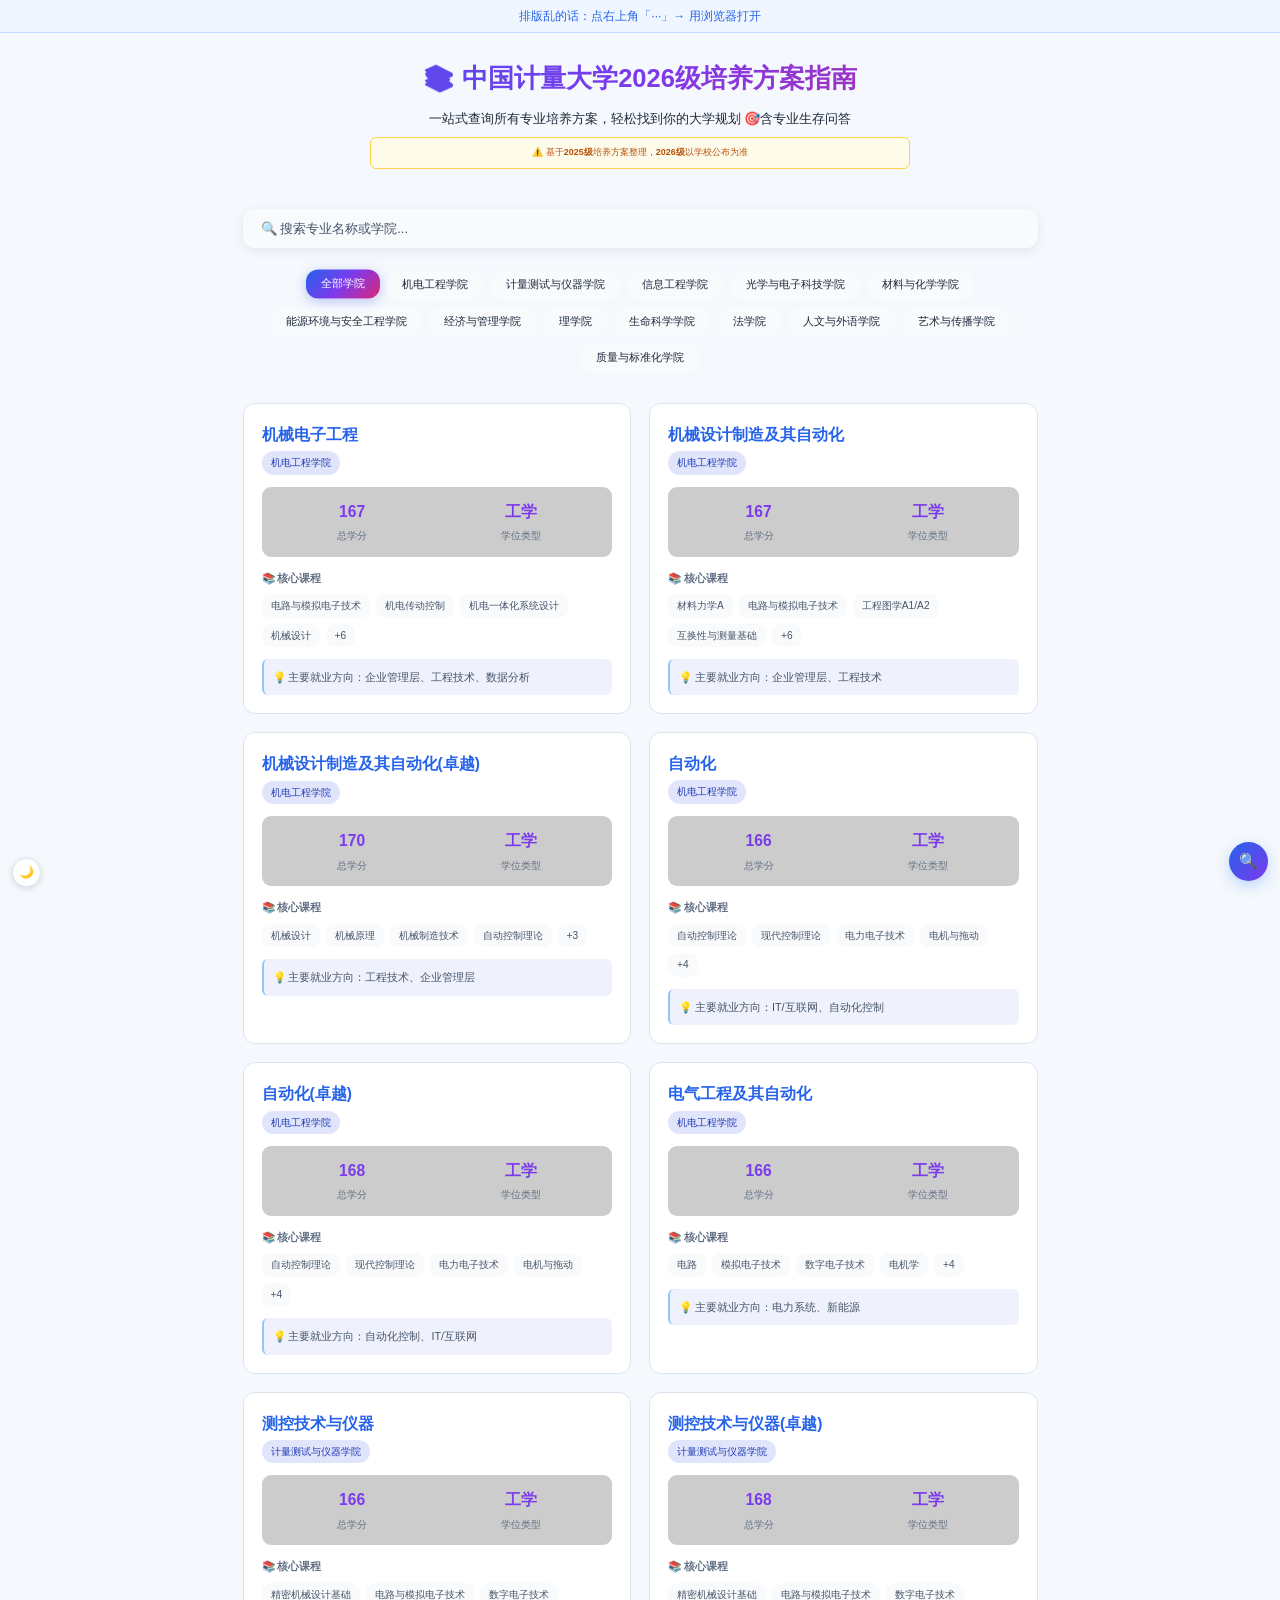
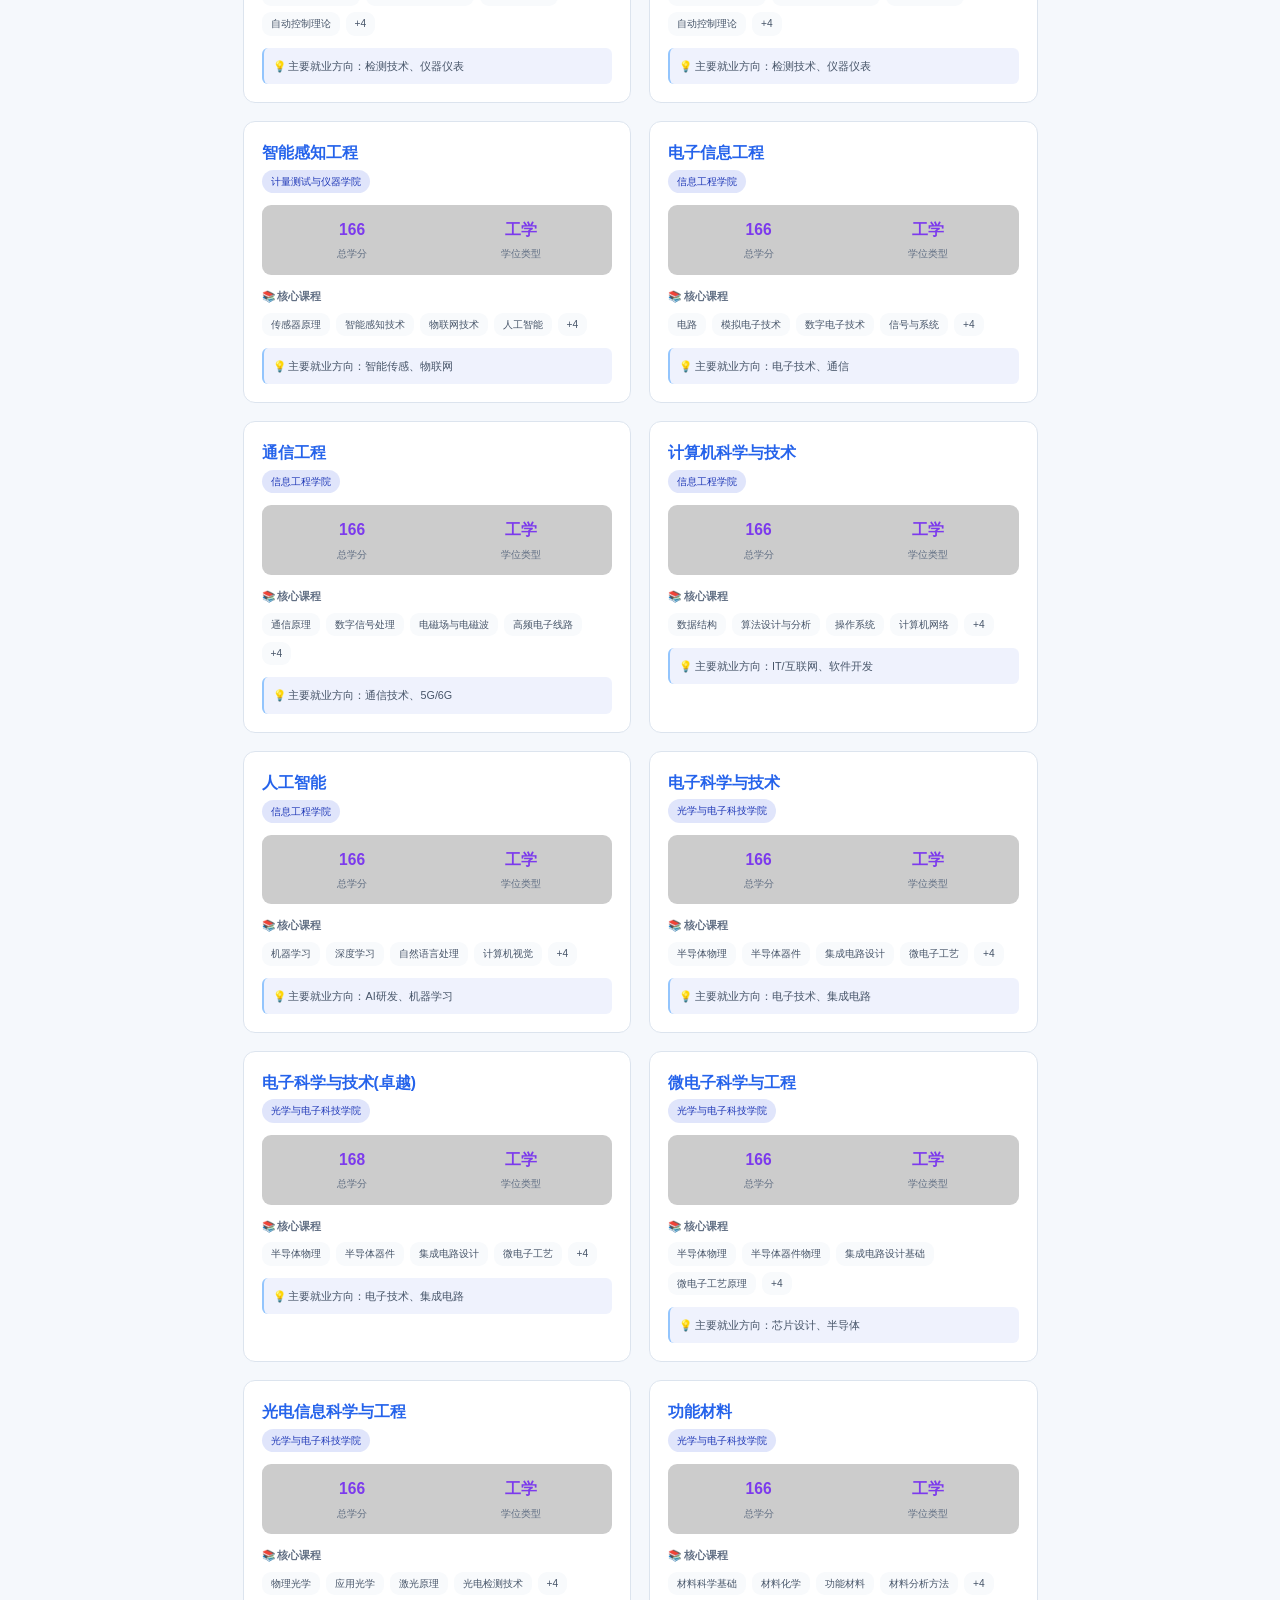
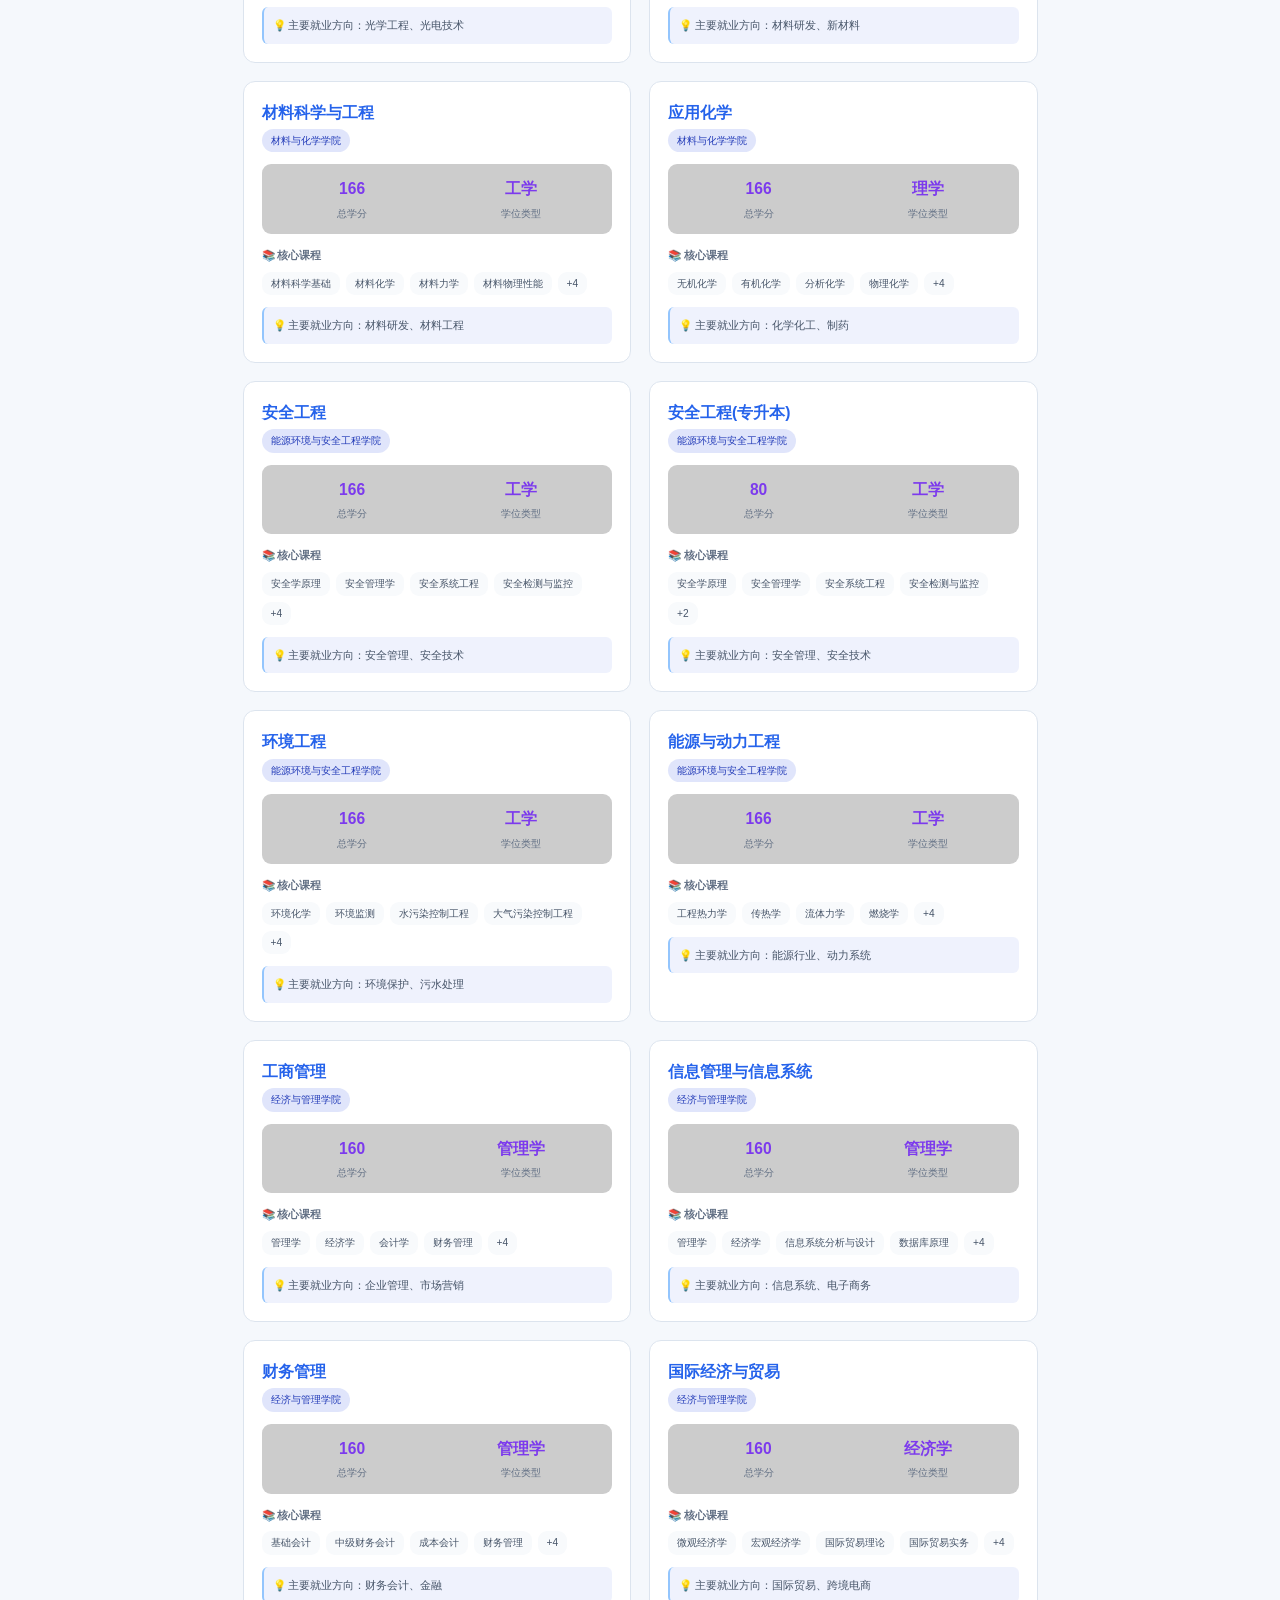
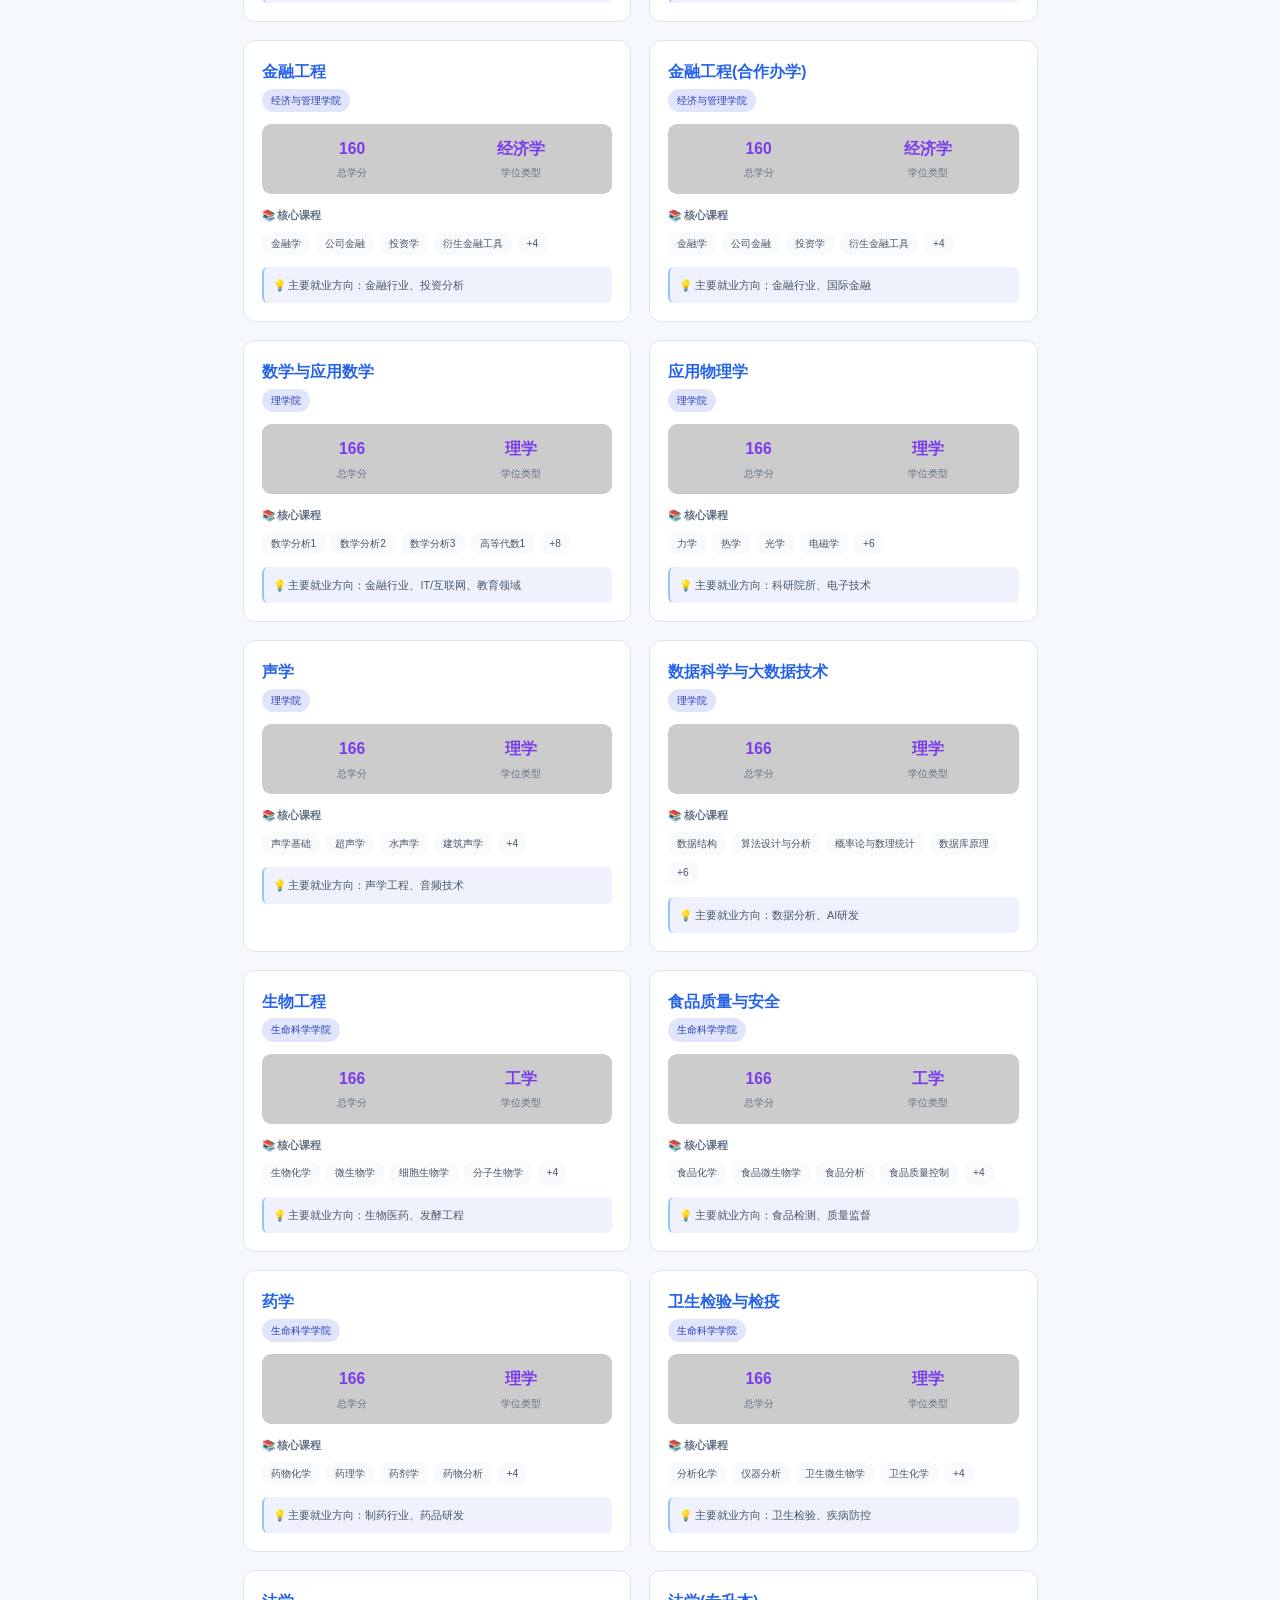
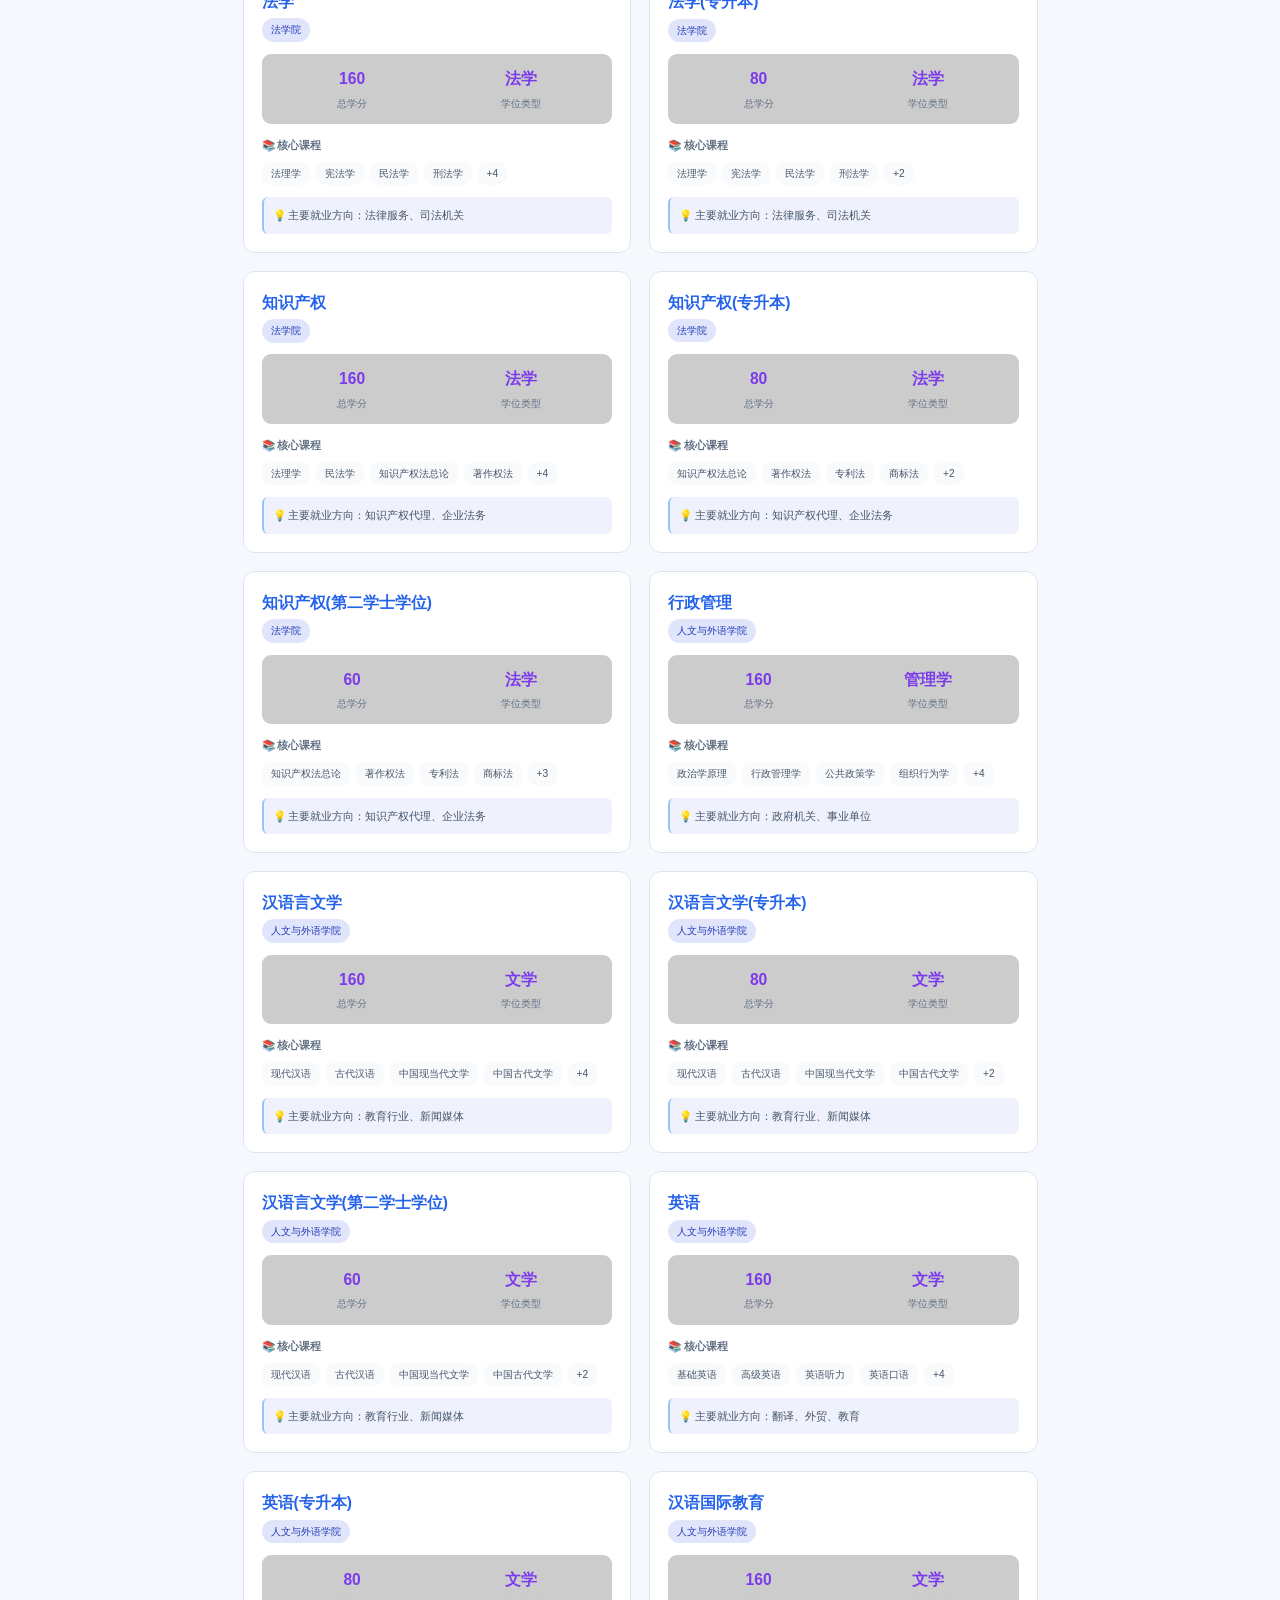
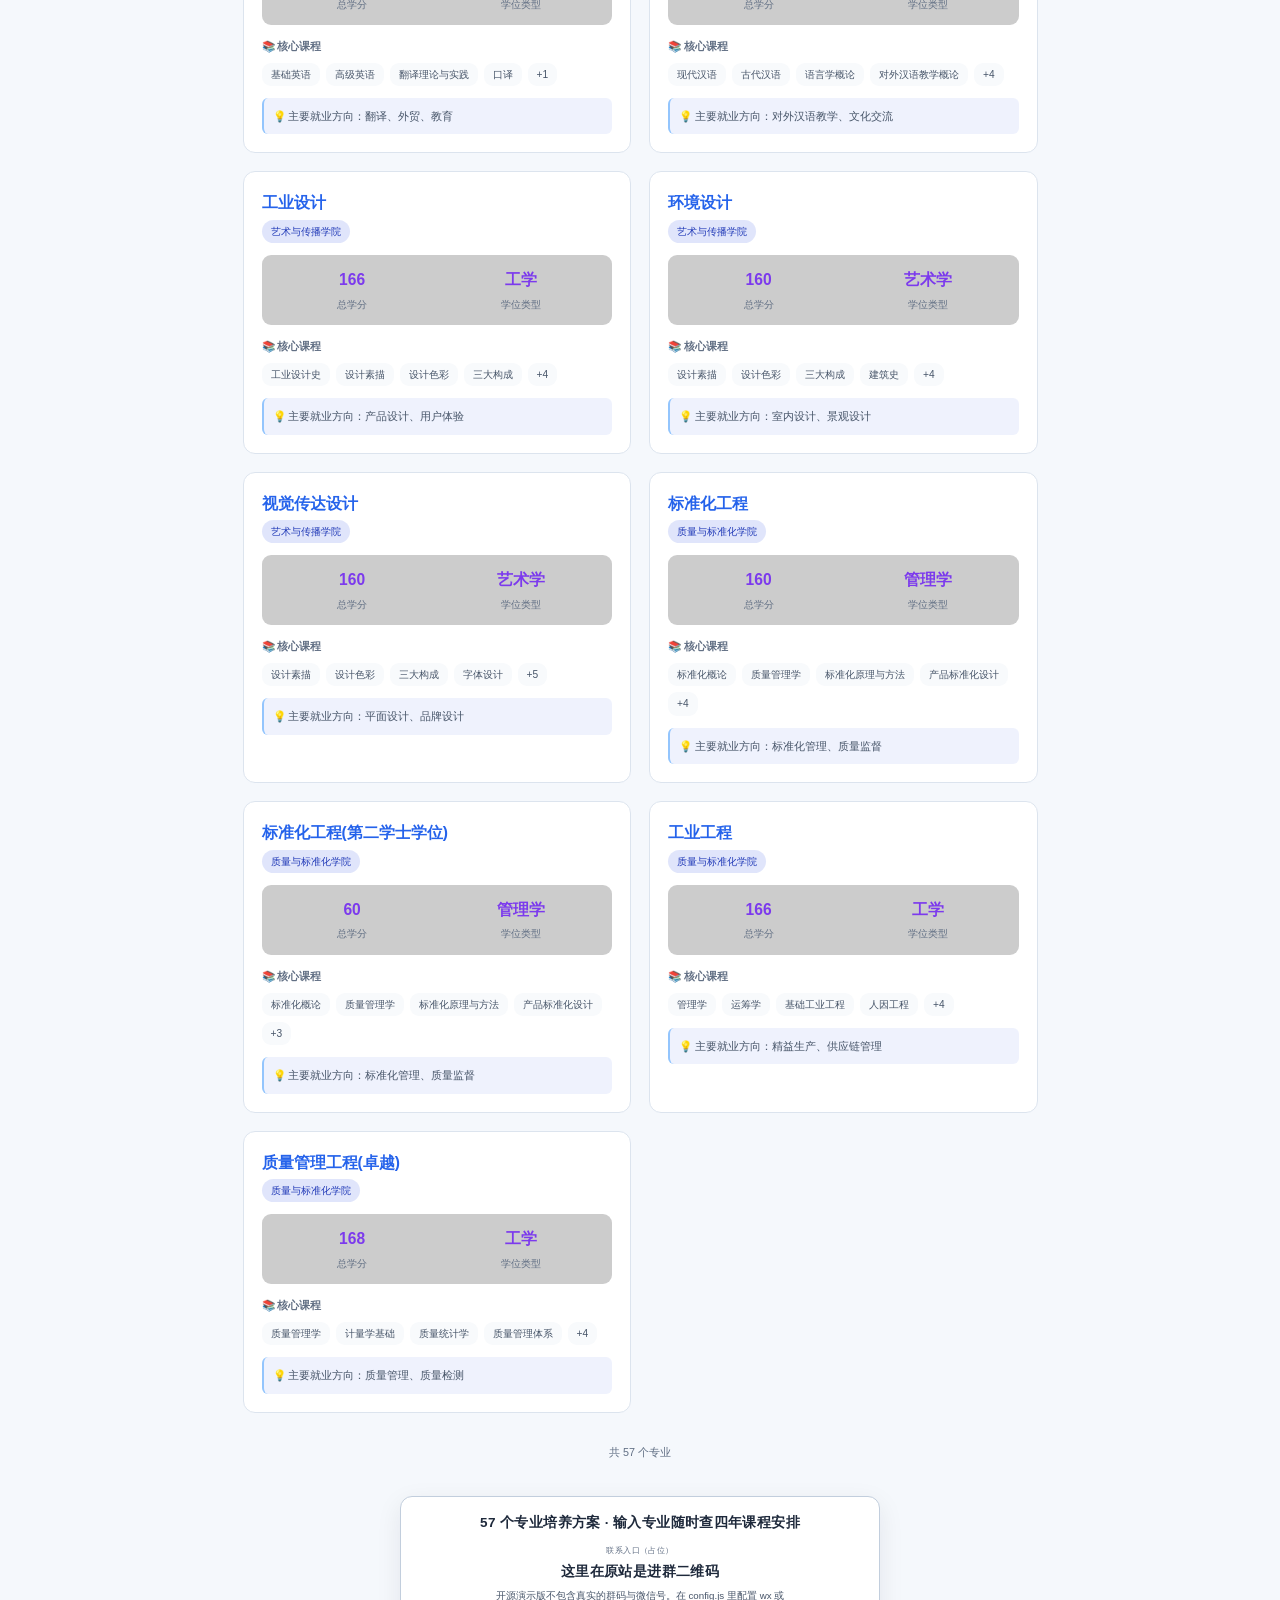
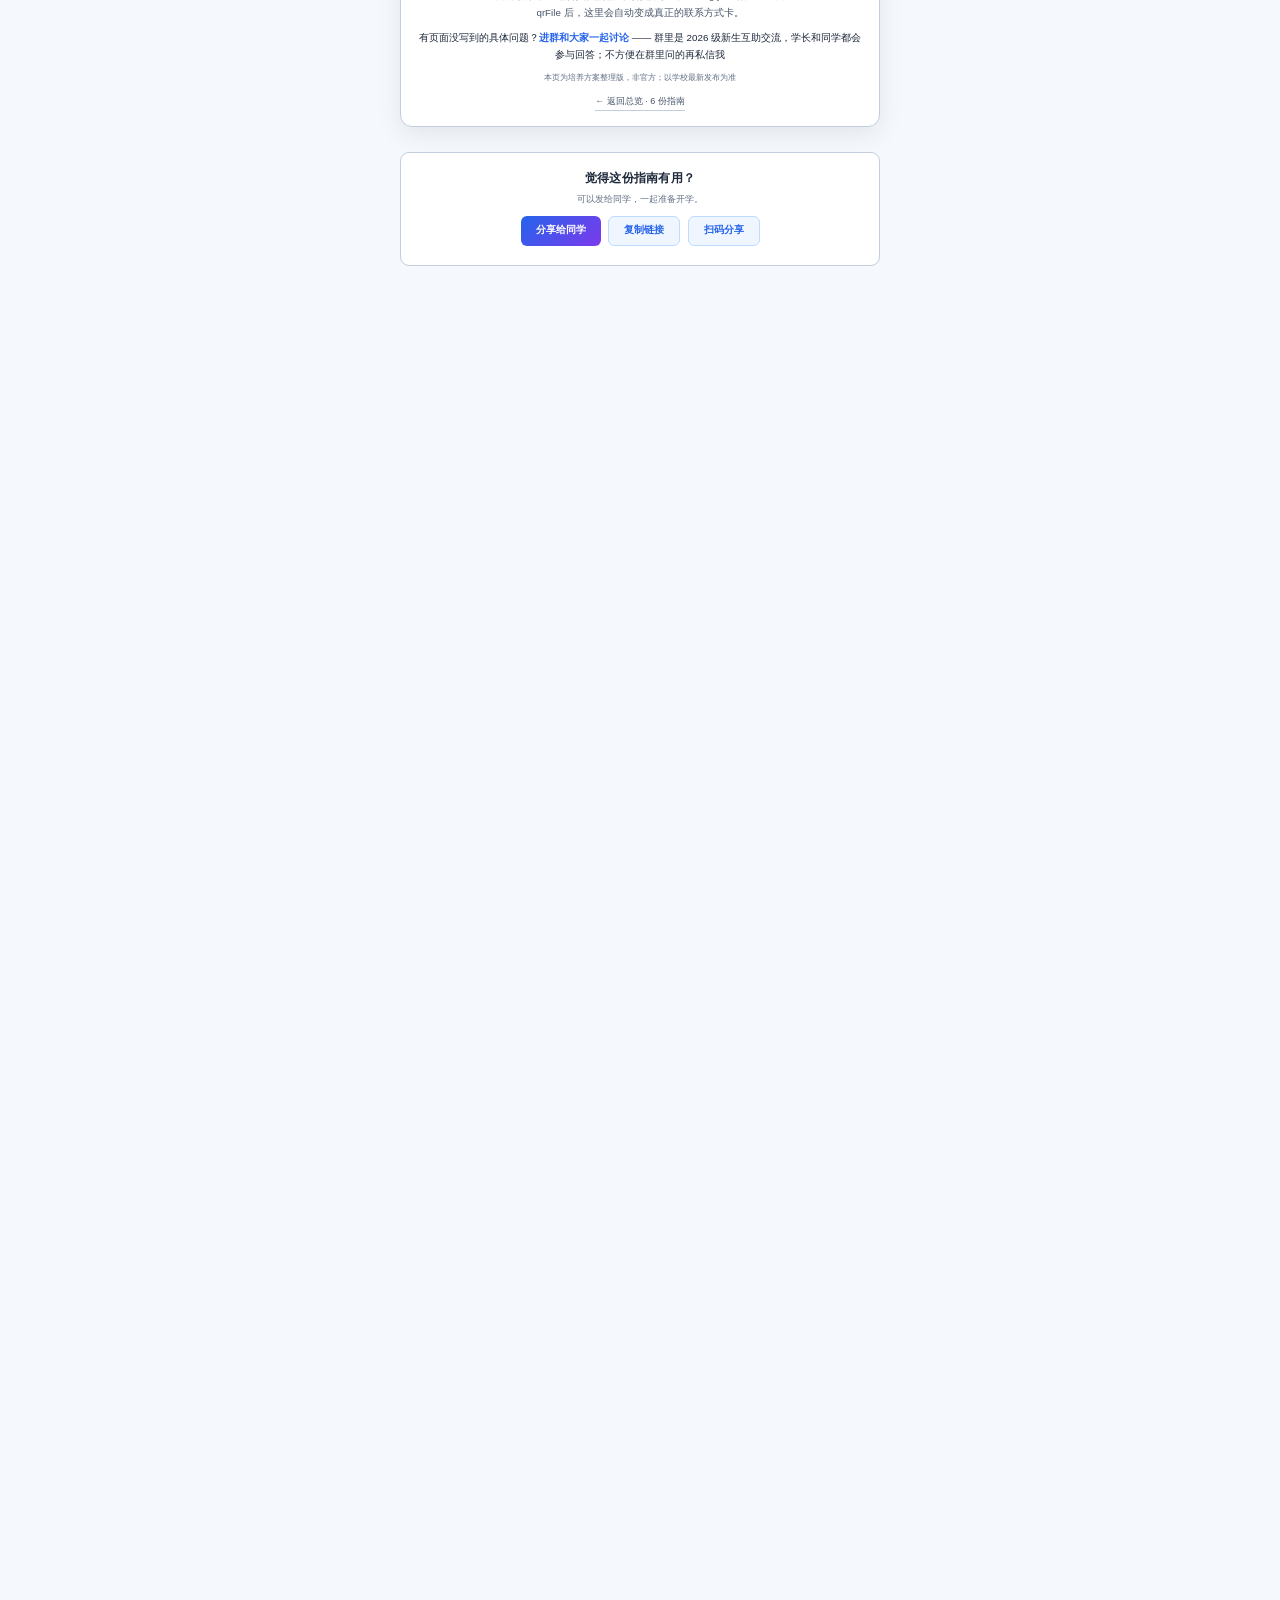
<file: curriculum.html>
<!DOCTYPE html>
<html lang="zh-CN">
<head>
    <meta charset="UTF-8">
    <meta name="viewport" content="width=device-width, initial-scale=1.0">
    <title>中国计量大学2026级培养方案指南</title>
    <link rel="stylesheet" href="theme.css?v=20260918a">
    <script src="theme.js?v=20260918a"></script>
<style>
        * {
            margin:0;
            padding:0;
            box-sizing:border-box;
        }
        
        body {
            zoom:75%;
            font-family:var(--font);
            background:var(--bg);
            min-height:100vh;
            color:var(--text);
        }
        
        /* 头部样式 */
        .header {
            padding:var(--gap-4xl) var(--gap-2xl) var(--gap-3xl);
            text-align:center;
        }

        .header h1 {
            font-size:var(--fs-h1);
            font-weight:800;
            margin-bottom:var(--gap-md);
            background:linear-gradient(135deg, var(--accent), var(--purple), var(--pink));
            -webkit-background-clip:text;
            background-clip:text;
            -webkit-text-fill-color:transparent;
            color:transparent;
        }
        
        .header p {
            color:var(--text);
            font-size:var(--fs-xl-em);
        }
        
        /* 搜索框 */
        .search-container {
            max-width:var(--w-grid);
            margin:30px auto;
            padding:0 var(--gap-2xl);
        }
        
        .search-box {
            width:100%;
            padding:var(--gap-xl) var(--gap-3xl);
            font-size:var(--fs-xl-em);
            border:none;
            border-radius:var(--r-lg);
            background:var(--card2);
            color:var(--text);
            backdrop-filter:blur(10px);
            box-shadow:0 4px 15px rgba(15,23,42,.08);
            transition:all 0.3s ease;
        }
        
        .search-box:focus {
            outline:none;
            background:var(--card);
            box-shadow:0 4px 20px rgba(102, 126, 234, 0.4);
        }
        
        .search-box::placeholder {
            color:var(--sub2);
        }
        
        /* 学院导航 */
        .college-nav {
            max-width:var(--w-grid);
            margin:20px auto;
            padding:0 var(--gap-2xl);
            display:flex;
            flex-wrap:wrap;
            gap:var(--gap-md);
            justify-content:center;
        }
        
        .college-btn {
            padding:var(--gap-md) var(--gap-2xl);
            border:none;
            border-radius:var(--r-lg);
            background:var(--card2);
            color:var(--text);
            cursor:pointer;
            transition:all 0.3s ease;
            font-size:var(--fs-md-em);
        }
        
        .college-btn:hover, .college-btn.active {
            background:linear-gradient(135deg, var(--accent), var(--purple), var(--pink)); color:#FFFFFF;
            transform:translateY(-2px);
            box-shadow:0 4px 15px rgba(102, 126, 234, 0.4);
        }
        
        /* 专业列表 */
        .container {
            max-width:var(--w-grid);
            margin:0 auto;
            padding:var(--gap-2xl);
            display:grid;
            grid-template-columns:repeat(auto-fill, minmax(350px, 1fr));
            gap:var(--gap-3xl);
        }
        
        /* 专业卡片 */
        .major-card {
            background:var(--card);
            border-radius:var(--r-lg);
            padding:var(--gap-3xl);
            backdrop-filter:blur(10px);
            border:1px solid var(--line);
            transition:all 0.3s ease;
            cursor:pointer;
        }
        
        .major-card:hover {
            transform:translateY(-5px);
            background:var(--card2);
            border-color:rgba(102, 126, 234, 0.5);
            box-shadow:0 10px 30px rgba(15,23,42,.08);
        }
        
        .card-header {
            display:flex;
            justify-content:space-between;
            align-items:flex-start;
            margin-bottom:var(--gap-xl);
        }
        
        .major-name {
            font-size:var(--fs-h2-em);
            font-weight:bold;
            color:var(--accent);
            margin-bottom:var(--gap-xs);
        }
        
        .college-tag {
            display:inline-block;
            padding:var(--gap-xs) var(--gap-lg);
            background:rgba(102, 126, 234, 0.2);
            border-radius:var(--r-lg);
            font-size:var(--fs-sm-em);
            color:#2039B7;
        }
        
        .credit-info {
            display:flex;
            gap:var(--gap-xl);
            margin:var(--gap-xl) 0;
            padding:var(--gap-xl);
            background:rgba(0,0,0,0.2);
            border-radius:var(--r-md);
        }
        
        .credit-item {
            text-align:center;
            flex:1;
        }
        
        .credit-value {
            font-size:var(--fs-h2-em);
            font-weight:bold;
            color:var(--purple);
        }
        
        .credit-label {
            font-size:var(--fs-xs-em);
            color:var(--sub);
            margin-top:var(--gap-xs);
        }
        
        .core-courses {
            margin-top:var(--gap-xl);
        }
        
        .core-courses h4 {
            color:var(--sub);
            font-size:var(--fs-md-em);
            margin-bottom:var(--gap-md);
        }
        
        .course-tags {
            display:flex;
            flex-wrap:wrap;
            gap:var(--gap);
        }
        
        .course-tag {
            padding:var(--gap-xs) var(--gap-lg);
            background:var(--card2);
            border-radius:var(--r-md);
            font-size:var(--fs-sm-em);
            color:var(--sub2);
        }
        
        .simplified-goal {
            margin-top:var(--gap-xl);
            padding:var(--gap-lg);
            background:rgba(102, 126, 234, 0.1);
            border-radius:var(--r-sm);
            font-size:var(--fs-md-em);
            color:var(--sub2);
            border-left:3px solid var(--brand-light);
        }
        
        /* 弹窗样式 */
        .modal {
            display:none;
            position:fixed;
            top:0;
            left:0;
            width:100%;
            height:100%;
            background:rgba(0,0,0,0.8);
            z-index:1000;
            overflow-y:auto;
            padding:var(--gap-5xl) var(--gap-2xl);
        }
        
        .modal.active {
            display:flex;
            justify-content:center;
            align-items:flex-start;
        }
        
        .modal-content {
            background:linear-gradient(135deg, #FFFFFF 0%, var(--bg) 100%);
            border-radius:var(--r-lg);
            max-width:var(--w-wide);
            width:100%;
            padding:var(--gap-5xl);
            position:relative;
            border:1px solid var(--line);
            box-shadow:0 20px 60px rgba(15,23,42,.08);
        }
        
        .close-btn {
            position:absolute;
            top:20px;
            right:25px;
            font-size:var(--fs-h1);
            color:var(--sub);
            cursor:pointer;
            transition:color 0.3s;
        }
        
        .close-btn:hover {
            color:var(--text);
        }
        
        .modal-header {
            text-align:center;
            margin-bottom:var(--gap-4xl);
            padding-bottom:var(--gap-2xl);
            border-bottom:1px solid var(--line);
        }
        
        .modal-header h2 {
            font-size:var(--fs-h1);
            color:var(--accent);
            margin-bottom:var(--gap-md);
        }
        
        .modal-header .college-info {
            color:var(--sub);
            font-size:var(--fs-lg-em);
        }
        
        /* 学分分配可视化 */
        .credit-breakdown {
            display:grid;
            grid-template-columns:repeat(auto-fit, minmax(200px, 1fr));
            gap:var(--gap-xl);
            margin:var(--gap-2xl) 0;
        }
        
        .credit-block {
            background:var(--card);
            padding:var(--gap-xl);
            border-radius:var(--r-md);
            text-align:center;
        }
        
        .credit-block .label {
            color:var(--sub);
            font-size:var(--fs-md-em);
            margin-bottom:var(--gap);
        }
        
        .credit-block .value {
            font-size:var(--fs-h2-em);
            font-weight:bold;
            color:var(--purple);
        }
        
        .credit-block .bar {
            height:6px;
            background:rgba(102, 126, 234, 0.3);
            border-radius:var(--r-xs);
            margin-top:var(--gap-md);
            overflow:hidden;
        }
        
        .credit-block .bar-fill {
            height:100%;
            background:linear-gradient(90deg, var(--accent), var(--purple));
            border-radius:var(--r-xs);
            transition:width 0.5s ease;
        }
        
        /* 课程表 */
        .schedule-section {
            margin-top:var(--gap-4xl);
        }
        
        .schedule-section h3 {
            color:var(--accent);
            margin-bottom:var(--gap-xl);
            font-size:var(--fs-xl-em);
        }
        
        .semester-grid {
            display:grid;
            grid-template-columns:repeat(auto-fit, minmax(180px, 1fr));
            gap:var(--gap-xl);
        }
        
        .semester-block {
            background:var(--card);
            border-radius:var(--r-md);
            padding:var(--gap-xl);
            border:1px solid var(--line);
        }
        
        .semester-block h4 {
            color:var(--accent);
            margin-bottom:var(--gap-md);
            font-size:var(--fs-lg-em);
        }
        
        .semester-block ul {
            list-style:none;
            font-size:var(--fs-sm-em);
            color:var(--sub);
        }
        
        .semester-block li {
            padding:var(--gap-xs) 0;
            border-bottom:1px solid var(--line);
        }
        
        .semester-block li:last-child {
            border-bottom:none;
        }
        
        /* 核心课程详情 */
        .core-courses-detail {
            margin-top:var(--gap-4xl);
        }
        
        .core-courses-detail h3 {
            color:var(--accent);
            margin-bottom:var(--gap-xl);
        }
        
        .core-list {
            display:flex;
            flex-wrap:wrap;
            gap:var(--gap-md);
        }
        
        .core-item {
            background:rgba(102, 126, 234, 0.2);
            padding:var(--gap) var(--gap-xl);
            border-radius:var(--r-lg);
            font-size:var(--fs-md-em);
            color:#2039B7;
        }
        
        /* 毕业要求 */
        .requirements-section {
            margin-top:var(--gap-4xl);
            padding:var(--gap-2xl);
            background:var(--card);
            border-radius:var(--r-md);
        }
        
        .requirements-section h3 {
            color:var(--accent);
            margin-bottom:var(--gap-xl);
        }
        
        .requirements-text {
            color:var(--sub);
            font-size:var(--fs-md-em);
            line-height:var(--lh-loose);
        }
        
        /* 隐藏类 */
        .hidden {
            display:none !important;
        }
        
        /* 统计信息 */
        .stats {
            text-align:center;
            padding:var(--gap-2xl);
            color:var(--sub);
            font-size:var(--fs-md-em);
        }
        

        /* 生存问答样式 */
        .survival-qa {
            margin-top:var(--gap-4xl);
            padding:var(--gap-2xl);
            background:rgba(102, 126, 234, 0.08);
            border-radius:var(--r-md);
            border:1px solid rgba(102, 126, 234, 0.2);
        }
        
        .survival-qa h3 {
            color:var(--accent);
            margin-bottom:var(--gap-2xl);
            font-size:var(--fs-xl-em);
            display:flex;
            align-items:center;
            gap:var(--gap);
        }
        
        .qa-item {
            margin-bottom:var(--gap-xl);
            padding:var(--gap-xl);
            background:var(--card);
            border-radius:var(--r-md);
            border-left:3px solid var(--brand-light);
        }
        
        .qa-item.warning {
            background:rgba(239, 68, 68, 0.08);
            border-left-color:#ef4444;
        }
        
        .qa-item.info {
            background:rgba(59, 130, 246, 0.08);
            border-left-color:#3b82f6;
        }
        
        .qa-q {
            color:var(--purple);
            font-weight:600;
            margin-bottom:var(--gap);
            font-size:var(--fs-md-em);
        }
        
        .qa-item.warning .qa-q {
            color:var(--red);
        }
        
        .qa-item.info .qa-q {
            color:var(--accent);
        }
        
        .qa-a {
            color:var(--text);
            font-size:var(--fs-md-em);
            line-height:var(--lh);
        }
        
        .warning-text {
            color:var(--yellow);
            font-size:var(--fs-sm-em);
            display:inline-block;
            margin-bottom:var(--gap);
            background:rgba(251, 191, 36, 0.1);
            padding:var(--gap-xs) var(--gap);
            border-radius:var(--r-xs);
        }
        
        .info-text {
            color:var(--accent);
            font-size:var(--fs-sm-em);
            display:block;
            margin-top:var(--gap);
            background:rgba(59, 130, 246, 0.1);
            padding:var(--gap) var(--gap-md);
            border-radius:var(--r-sm);
        }

        /* 响应式 */
        @media (max-width: 768px) {
            .container {
                grid-template-columns:1fr;
            }
            
            .modal-content {
                padding:var(--gap-3xl);
            }
            
            .header h1 {
                font-size:var(--fs-h1);
            }
        }
    
/* Watermark */
/* ===== 结尾转化卡 ===== */
.cta-card{max-width:var(--w-narrow);margin:26px auto 34px;background:var(--card);border:1px solid var(--line2);border-radius:var(--r-lg);padding:var(--gap-2xl) var(--gap-2xl);text-align:center;box-shadow:0 10px 34px rgba(15,23,42,.08)}
.cta-hook{margin:0 0 var(--gap-lg);color:var(--text);font-size:var(--fs-xl);font-weight:700;letter-spacing:.5px}
.cta-wx{display:inline-flex;align-items:center;gap:var(--gap-md);background:var(--card2);border:1px solid var(--line2);border-radius:var(--r-md);padding:var(--gap) var(--gap-2xl)}
.cta-wx-id{color:var(--text);font-size:var(--fs-xl);font-weight:700;letter-spacing:2px;user-select:all;-webkit-user-select:all}
.cta-wx-tip{color:var(--sub2);font-size:var(--fs-xs)}
.cta-ask{margin:var(--gap-lg) 0 0;color:var(--text);font-size:var(--fs-sm);line-height:var(--lh)}
.cta-ask b{color:var(--accent)}
.cta-note{margin:var(--gap-md) 0 0;color:var(--sub);font-size:var(--fs-2xs);line-height:var(--lh)}
.cta-home{display:inline-block;margin-top:var(--gap-lg);color:var(--sub2);font-size:var(--fs-xs);text-decoration:none;border-bottom:1px solid var(--line2);padding-bottom:1px}
.cta-home:hover{color:var(--text)}
@media(max-width:640px){.cta-card{padding:var(--gap-xl) var(--gap-lg)}.cta-hook{font-size:var(--fs-lg)}}
</style>
</head>
<body><div style="text-align:center;padding:var(--gap) var(--gap-lg);background:var(--brand-soft);border-bottom:1px solid var(--brand-line);font-size:var(--fs-lg);color:var(--accent)">排版乱的话：点右上角「···」→ 用浏览器打开</div>
    <div class="header">
        <h1>📚 中国计量大学2026级培养方案指南</h1>
        <p>一站式查询所有专业培养方案，轻松找到你的大学规划 🎯含专业生存问答</p>
<div style="max-width:var(--w-page);margin:8px auto 0;padding:var(--gap-md) var(--gap-xl);background:var(--yellow-soft);border:1px solid var(--yellow-line);border-radius:var(--r-sm);font-size:var(--fs-2xs-em);color:var(--yellow);text-align:center">
  ⚠️ 基于<strong>2025级</strong>培养方案整理，<strong>2026级</strong>以学校公布为准
</div>
    </div>
    
    <div class="search-container">
        <input type="text" class="search-box" id="searchInput" placeholder="🔍 搜索专业名称或学院...">
    </div>
    
    <div class="college-nav" id="collegeNav">
        <button class="college-btn active" data-college="all">全部学院</button>
        <button class="college-btn" data-college="机电工程学院">机电工程学院</button>
        <button class="college-btn" data-college="计量测试与仪器学院">计量测试与仪器学院</button>
        <button class="college-btn" data-college="信息工程学院">信息工程学院</button>
        <button class="college-btn" data-college="光学与电子科技学院">光学与电子科技学院</button>
        <button class="college-btn" data-college="材料与化学学院">材料与化学学院</button>
        <button class="college-btn" data-college="能源环境与安全工程学院">能源环境与安全工程学院</button>
        <button class="college-btn" data-college="经济与管理学院">经济与管理学院</button>
        <button class="college-btn" data-college="理学院">理学院</button>
        <button class="college-btn" data-college="生命科学学院">生命科学学院</button>
        <button class="college-btn" data-college="法学院">法学院</button>
        <button class="college-btn" data-college="人文与外语学院">人文与外语学院</button>
        <button class="college-btn" data-college="艺术与传播学院">艺术与传播学院</button>
        <button class="college-btn" data-college="质量与标准化学院">质量与标准化学院</button>
    </div>
    
    <div class="container" id="majorContainer">
        <!-- 专业卡片将通过JavaScript动态生成 -->
    </div>
    
    <div class="stats" id="stats">
        正在加载...
    </div>
    
    <!-- 详情弹窗 -->
    <div class="modal" id="majorModal">
        <div class="modal-content">
            <span class="close-btn" onclick="closeModal()">&times;</span>
            <div id="modalContent">
                <!-- 详情内容将通过JavaScript动态生成 -->
            </div>
        </div>
    </div>
    
    <script>
        // 专业数据
        const majorsData = [{"name": "机械电子工程", "college": "机电工程学院", "total_credits": 167, "degree": "工学学士", "simplified_goal": "主要就业方向：企业管理层、工程技术、数据分析", "core_courses": ["电路与模拟电子技术", "机电传动控制", "机电一体化系统设计", "机械设计", "机械原理", "检测技术B", "理论力学", "数字电子技术", "微机原理及其应用", "自动控制理论"], "credit_table": {"通识教育必修": 39.5, "通识教育选修": 32.5, "学科基础必修": 16, "学科基础选修": 30.5, "专业教育必修": 5, "专业教育选修": 11.5, "集中实践": 29, "第二课堂": 3, "总计": 167}, "schedule": {"第1学期": ["大学计算机应用基础", "高等数学A1", "形势与政策", "思想道德与法治", "体育", "军事理论"], "第2学期": ["高等数学A2", "大学物理B", "大学生职业发展与就业指导", "中国近现代史纲要", "习近平新时代中国特色社会主义思想概论", "心理健康教育"], "第3学期": ["马克思主义基本原理", "概率论与数理统计B", "物理实验B", "大学英语"], "第4学期": ["毛泽东思想和中国特色社会主义理论体系概论", "工程训练C"], "第5学期": ["机械设计课程设计B", "电子实习B"], "第6学期": ["检测技术课程设计"], "第7学期": ["生产实习", "机电一体化课程设计"], "第8学期": ["思想政治理论课实践2", "毕业设计"]}}, {"name": "机械设计制造及其自动化", "college": "机电工程学院", "total_credits": 167, "degree": "工学学士", "simplified_goal": "主要就业方向：企业管理层、工程技术", "core_courses": ["材料力学A", "电路与模拟电子技术", "工程图学A1/A2", "互换性与测量基础", "机械设计", "机械原理", "机械制造技术", "计算机辅助设计与制造", "理论力学", "自动控制理论"], "credit_table": {"通识教育必修": 39.5, "通识教育选修": 32.5, "学科基础必修": 16, "学科基础选修": 30.5, "专业教育必修": 5, "专业教育选修": 11.5, "集中实践": 29, "第二课堂": 3, "总计": 167}, "schedule": {"第1学期": ["高等数学A1", "大学物理B1", "工程图学A1", "C语言程序设计", "思想道德与法治"], "第2学期": ["高等数学A2", "大学物理B2", "工程图学A2", "电路与模拟电子技术"], "第3学期": ["理论力学", "材料力学A", "机械原理", "数字电子技术"], "第4学期": ["互换性与测量基础", "机械设计", "自动控制理论"], "第5学期": ["机械制造技术", "计算机辅助设计与制造", "机电传动控制"], "第6学期": ["先进制造技术", "数控技术"], "第7学期": ["生产实习", "毕业设计"], "第8学期": ["毕业设计"]}}, {"name": "机械设计制造及其自动化(卓越)", "college": "机电工程学院", "total_credits": 170, "degree": "工学学士", "simplified_goal": "主要就业方向：工程技术、企业管理层", "core_courses": ["机械设计", "机械原理", "机械制造技术", "自动控制理论", "机电传动控制", "计算机辅助设计与制造", "互换性与测量基础"], "credit_table": {"通识教育必修": 39.5, "通识教育选修": 32.5, "学科基础必修": 18, "学科基础选修": 32, "专业教育必修": 6, "专业教育选修": 12, "集中实践": 27, "第二课堂": 3, "总计": 170}, "schedule": {"第1学期": ["高等数学A1", "大学物理B1", "工程图学A1", "C语言程序设计"], "第2学期": ["高等数学A2", "电路与模拟电子技术", "工程图学A2"], "第3学期": ["理论力学", "材料力学A", "机械原理", "数字电子技术"], "第4学期": ["互换性与测量基础", "机械设计", "自动控制理论"], "第5学期": ["机械制造技术", "计算机辅助设计与制造"], "第6学期": ["先进制造技术", "数控技术", "卓越工程师实践"], "第7学期": ["生产实习", "毕业设计"], "第8学期": ["毕业设计"]}}, {"name": "自动化", "college": "机电工程学院", "total_credits": 166, "degree": "工学学士", "simplified_goal": "主要就业方向：IT/互联网、自动化控制", "core_courses": ["自动控制理论", "现代控制理论", "电力电子技术", "电机与拖动", "过程控制", "计算机控制系统", "传感器与检测技术", "微机原理及其应用"], "credit_table": {"通识教育必修": 38, "通识教育选修": 32, "学科基础必修": 18, "学科基础选修": 28, "专业教育必修": 6, "专业教育选修": 14, "集中实践": 27, "第二课堂": 3, "总计": 166}, "schedule": {"第1学期": ["高等数学A1", "大学物理B1", "C语言程序设计", "工程图学"], "第2学期": ["高等数学A2", "电路与模拟电子技术", "数字电子技术"], "第3学期": ["信号与系统", "微机原理及其应用", "自动控制理论"], "第4学期": ["电机与拖动", "电力电子技术", "传感器与检测技术"], "第5学期": ["过程控制", "计算机控制系统", "运动控制系统"], "第6学期": ["集散控制系统", "现场总线技术"], "第7学期": ["生产实习", "毕业设计"], "第8学期": ["毕业设计"]}}, {"name": "自动化(卓越)", "college": "机电工程学院", "total_credits": 168, "degree": "工学学士", "simplified_goal": "主要就业方向：自动化控制、IT/互联网", "core_courses": ["自动控制理论", "现代控制理论", "电力电子技术", "电机与拖动", "过程控制", "计算机控制系统", "传感器与检测技术", "微机原理及其应用"], "credit_table": {"通识教育必修": 38, "通识教育选修": 32, "学科基础必修": 20, "学科基础选修": 30, "专业教育必修": 6, "专业教育选修": 14, "集中实践": 25, "第二课堂": 3, "总计": 168}, "schedule": {"第1学期": ["高等数学A1", "大学物理B1", "C语言程序设计", "工程图学"], "第2学期": ["高等数学A2", "电路与模拟电子技术", "数字电子技术"], "第3学期": ["信号与系统", "微机原理及其应用", "自动控制理论"], "第4学期": ["电机与拖动", "电力电子技术", "传感器与检测技术"], "第5学期": ["过程控制", "计算机控制系统", "卓越工程师实践"], "第6学期": ["集散控制系统", "现场总线技术", "项目实训"], "第7学期": ["生产实习", "毕业设计"], "第8学期": ["毕业设计"]}}, {"name": "电气工程及其自动化", "college": "机电工程学院", "total_credits": 166, "degree": "工学学士", "simplified_goal": "主要就业方向：电力系统、新能源", "core_courses": ["电路", "模拟电子技术", "数字电子技术", "电机学", "电力电子技术", "电力系统分析", "自动控制理论", "微机原理及其应用"], "credit_table": {"通识教育必修": 38, "通识教育选修": 32, "学科基础必修": 18, "学科基础选修": 28, "专业教育必修": 6, "专业教育选修": 14, "集中实践": 27, "第二课堂": 3, "总计": 166}, "schedule": {"第1学期": ["高等数学A1", "大学物理B1", "C语言程序设计", "工程图学"], "第2学期": ["高等数学A2", "电路", "模拟电子技术"], "第3学期": ["数字电子技术", "电机学", "自动控制理论"], "第4学期": ["电力电子技术", "电力系统分析", "微机原理及其应用"], "第5学期": ["电气控制与PLC", "新能源发电技术"], "第6学期": ["电力系统继电保护", "高电压技术"], "第7学期": ["生产实习", "毕业设计"], "第8学期": ["毕业设计"]}}, {"name": "测控技术与仪器", "college": "计量测试与仪器学院", "total_credits": 166, "degree": "工学学士", "simplified_goal": "主要就业方向：检测技术、仪器仪表", "core_courses": ["精密机械设计基础", "电路与模拟电子技术", "数字电子技术", "自动控制理论", "传感器与检测技术", "误差理论与数据处理", "智能仪器设计", "计量学基础"], "credit_table": {"通识教育必修": 38, "通识教育选修": 32, "学科基础必修": 18, "学科基础选修": 28, "专业教育必修": 6, "专业教育选修": 14, "集中实践": 27, "第二课堂": 3, "总计": 166}, "schedule": {"第1学期": ["高等数学A1", "大学物理B1", "C语言程序设计", "精密机械设计基础"], "第2学期": ["高等数学A2", "电路与模拟电子技术", "数字电子技术"], "第3学期": ["自动控制理论", "传感器与检测技术", "误差理论与数据处理"], "第4学期": ["智能仪器设计", "计量学基础", "信号与系统"], "第5学期": ["精密测量技术", "光电检测技术"], "第6学期": ["计算机辅助测量", "虚拟仪器技术"], "第7学期": ["生产实习", "毕业设计"], "第8学期": ["毕业设计"]}}, {"name": "测控技术与仪器(卓越)", "college": "计量测试与仪器学院", "total_credits": 168, "degree": "工学学士", "simplified_goal": "主要就业方向：检测技术、仪器仪表", "core_courses": ["精密机械设计基础", "电路与模拟电子技术", "数字电子技术", "自动控制理论", "传感器与检测技术", "误差理论与数据处理", "智能仪器设计", "计量学基础"], "credit_table": {"通识教育必修": 38, "通识教育选修": 32, "学科基础必修": 20, "学科基础选修": 30, "专业教育必修": 6, "专业教育选修": 14, "集中实践": 25, "第二课堂": 3, "总计": 168}, "schedule": {"第1学期": ["高等数学A1", "大学物理B1", "C语言程序设计", "精密机械设计基础"], "第2学期": ["高等数学A2", "电路与模拟电子技术", "数字电子技术"], "第3学期": ["自动控制理论", "传感器与检测技术", "误差理论与数据处理"], "第4学期": ["智能仪器设计", "计量学基础", "信号与系统"], "第5学期": ["精密测量技术", "光电检测技术", "卓越工程师实践"], "第6学期": ["计算机辅助测量", "虚拟仪器技术", "项目实训"], "第7学期": ["生产实习", "毕业设计"], "第8学期": ["毕业设计"]}}, {"name": "智能感知工程", "college": "计量测试与仪器学院", "total_credits": 166, "degree": "工学学士", "simplified_goal": "主要就业方向：智能传感、物联网", "core_courses": ["传感器原理", "智能感知技术", "物联网技术", "人工智能", "机器视觉", "信号处理", "嵌入式系统", "数据融合技术"], "credit_table": {"通识教育必修": 38, "通识教育选修": 32, "学科基础必修": 18, "学科基础选修": 28, "专业教育必修": 6, "专业教育选修": 14, "集中实践": 27, "第二课堂": 3, "总计": 166}, "schedule": {"第1学期": ["高等数学A1", "大学物理B1", "C语言程序设计", "电路基础"], "第2学期": ["高等数学A2", "模拟电子技术", "数字电子技术"], "第3学期": ["传感器原理", "信号处理", "微机原理"], "第4学期": ["智能感知技术", "物联网技术", "人工智能基础"], "第5学期": ["机器视觉", "数据融合技术"], "第6学期": ["嵌入式系统", "智能系统设计"], "第7学期": ["生产实习", "毕业设计"], "第8学期": ["毕业设计"]}}, {"name": "电子信息工程", "college": "信息工程学院", "total_credits": 166, "degree": "工学学士", "simplified_goal": "主要就业方向：电子技术、通信", "core_courses": ["电路", "模拟电子技术", "数字电子技术", "信号与系统", "数字信号处理", "通信原理", "微机原理及其应用", "电磁场与电磁波"], "credit_table": {"通识教育必修": 38, "通识教育选修": 32, "学科基础必修": 18, "学科基础选修": 28, "专业教育必修": 6, "专业教育选修": 14, "集中实践": 27, "第二课堂": 3, "总计": 166}, "schedule": {"第1学期": ["高等数学A1", "大学物理B1", "C语言程序设计", "电路"], "第2学期": ["高等数学A2", "模拟电子技术", "数字电子技术"], "第3学期": ["信号与系统", "电磁场与电磁波", "微机原理及其应用"], "第4学期": ["数字信号处理", "通信原理", "高频电子线路"], "第5学期": ["微波技术", "天线原理"], "第6学期": ["无线通信系统", "电子系统设计"], "第7学期": ["生产实习", "毕业设计"], "第8学期": ["毕业设计"]}}, {"name": "通信工程", "college": "信息工程学院", "total_credits": 166, "degree": "工学学士", "simplified_goal": "主要就业方向：通信技术、5G/6G", "core_courses": ["通信原理", "数字信号处理", "电磁场与电磁波", "高频电子线路", "微波技术", "天线原理", "移动通信", "光通信技术"], "credit_table": {"通识教育必修": 38, "通识教育选修": 32, "学科基础必修": 18, "学科基础选修": 28, "专业教育必修": 6, "专业教育选修": 14, "集中实践": 27, "第二课堂": 3, "总计": 166}, "schedule": {"第1学期": ["高等数学A1", "大学物理B1", "C语言程序设计", "电路"], "第2学期": ["高等数学A2", "模拟电子技术", "数字电子技术"], "第3学期": ["信号与系统", "电磁场与电磁波", "高频电子线路"], "第4学期": ["通信原理", "数字信号处理", "微机原理"], "第5学期": ["移动通信", "微波技术"], "第6学期": ["光通信技术", "天线原理"], "第7学期": ["生产实习", "毕业设计"], "第8学期": ["毕业设计"]}}, {"name": "计算机科学与技术", "college": "信息工程学院", "total_credits": 166, "degree": "工学学士", "simplified_goal": "主要就业方向：IT/互联网、软件开发", "core_courses": ["数据结构", "算法设计与分析", "操作系统", "计算机网络", "数据库系统", "软件工程", "计算机组成原理", "人工智能"], "credit_table": {"通识教育必修": 38, "通识教育选修": 32, "学科基础必修": 18, "学科基础选修": 28, "专业教育必修": 6, "专业教育选修": 14, "集中实践": 27, "第二课堂": 3, "总计": 166}, "schedule": {"第1学期": ["高等数学A1", "C语言程序设计", "离散数学", "计算机导论"], "第2学期": ["高等数学A2", "数据结构", "数字电子技术"], "第3学期": ["算法设计与分析", "操作系统", "计算机组成原理"], "第4学期": ["计算机网络", "数据库系统", "软件工程"], "第5学期": ["人工智能", "Web开发技术"], "第6学期": ["云计算", "大数据技术"], "第7学期": ["生产实习", "毕业设计"], "第8学期": ["毕业设计"]}}, {"name": "人工智能", "college": "信息工程学院", "total_credits": 166, "degree": "工学学士", "simplified_goal": "主要就业方向：AI研发、机器学习", "core_courses": ["机器学习", "深度学习", "自然语言处理", "计算机视觉", "模式识别", "神经网络", "Python数据分析", "人工智能伦理"], "credit_table": {"通识教育必修": 38, "通识教育选修": 32, "学科基础必修": 18, "学科基础选修": 28, "专业教育必修": 6, "专业教育选修": 14, "集中实践": 27, "第二课堂": 3, "总计": 166}, "schedule": {"第1学期": ["高等数学A1", "C语言程序设计", "Python程序设计", "人工智能导论"], "第2学期": ["高等数学A2", "线性代数", "概率论"], "第3学期": ["数据结构", "机器学习基础", "算法设计与分析"], "第4学期": ["深度学习", "计算机视觉", "模式识别"], "第5学期": ["自然语言处理", "强化学习"], "第6学期": ["计算机图形学", "智能系统设计"], "第7学期": ["生产实习", "毕业设计"], "第8学期": ["毕业设计"]}}, {"name": "电子科学与技术", "college": "光学与电子科技学院", "total_credits": 166, "degree": "工学学士", "simplified_goal": "主要就业方向：电子技术、集成电路", "core_courses": ["半导体物理", "半导体器件", "集成电路设计", "微电子工艺", "模拟电子技术", "数字电子技术", "信号与系统", "电磁场理论"], "credit_table": {"通识教育必修": 38, "通识教育选修": 32, "学科基础必修": 18, "学科基础选修": 28, "专业教育必修": 6, "专业教育选修": 14, "集中实践": 27, "第二课堂": 3, "总计": 166}, "schedule": {"第1学期": ["高等数学A1", "大学物理B1", "C语言程序设计", "电路"], "第2学期": ["高等数学A2", "模拟电子技术", "数字电子技术"], "第3学期": ["半导体物理", "电磁场理论", "信号与系统"], "第4学期": ["半导体器件", "微电子工艺", "集成电路设计"], "第5学期": ["VLSI设计", "光电子技术"], "第6学期": ["集成电路测试", "电子材料"], "第7学期": ["生产实习", "毕业设计"], "第8学期": ["毕业设计"]}}, {"name": "电子科学与技术(卓越)", "college": "光学与电子科技学院", "total_credits": 168, "degree": "工学学士", "simplified_goal": "主要就业方向：电子技术、集成电路", "core_courses": ["半导体物理", "半导体器件", "集成电路设计", "微电子工艺", "模拟电子技术", "数字电子技术", "信号与系统", "电磁场理论"], "credit_table": {"通识教育必修": 38, "通识教育选修": 32, "学科基础必修": 20, "学科基础选修": 30, "专业教育必修": 6, "专业教育选修": 14, "集中实践": 25, "第二课堂": 3, "总计": 168}, "schedule": {"第1学期": ["高等数学A1", "大学物理B1", "C语言程序设计", "电路"], "第2学期": ["高等数学A2", "模拟电子技术", "数字电子技术"], "第3学期": ["半导体物理", "电磁场理论", "信号与系统"], "第4学期": ["半导体器件", "微电子工艺", "集成电路设计"], "第5学期": ["VLSI设计", "光电子技术", "卓越工程师实践"], "第6学期": ["集成电路测试", "电子材料", "项目实训"], "第7学期": ["生产实习", "毕业设计"], "第8学期": ["毕业设计"]}}, {"name": "微电子科学与工程", "college": "光学与电子科技学院", "total_credits": 166, "degree": "工学学士", "simplified_goal": "主要就业方向：芯片设计、半导体", "core_courses": ["半导体物理", "半导体器件物理", "集成电路设计基础", "微电子工艺原理", "VLSI设计", "版图设计", "芯片制造技术", "封装测试技术"], "credit_table": {"通识教育必修": 38, "通识教育选修": 32, "学科基础必修": 18, "学科基础选修": 28, "专业教育必修": 6, "专业教育选修": 14, "集中实践": 27, "第二课堂": 3, "总计": 166}, "schedule": {"第1学期": ["高等数学A1", "大学物理B1", "C语言程序设计", "电路基础"], "第2学期": ["高等数学A2", "模拟电子技术", "数字电子技术"], "第3学期": ["半导体物理", "半导体器件物理", "材料科学基础"], "第4学期": ["微电子工艺原理", "集成电路设计基础", "VLSI设计"], "第5学期": ["版图设计", "芯片制造技术"], "第6学期": ["封装测试技术", "可靠性分析"], "第7学期": ["生产实习", "毕业设计"], "第8学期": ["毕业设计"]}}, {"name": "光电信息科学与工程", "college": "光学与电子科技学院", "total_credits": 166, "degree": "工学学士", "simplified_goal": "主要就业方向：光学工程、光电技术", "core_courses": ["物理光学", "应用光学", "激光原理", "光电检测技术", "光纤通信", "光电子器件", "光学设计", "光电信息系统"], "credit_table": {"通识教育必修": 38, "通识教育选修": 32, "学科基础必修": 18, "学科基础选修": 28, "专业教育必修": 6, "专业教育选修": 14, "集中实践": 27, "第二课堂": 3, "总计": 166}, "schedule": {"第1学期": ["高等数学A1", "大学物理B1", "C语言程序设计", "光学导论"], "第2学期": ["高等数学A2", "大学物理B2", "模拟电子技术"], "第3学期": ["物理光学", "应用光学", "波动光学"], "第4学期": ["激光原理", "光电检测技术", "光纤通信"], "第5学期": ["光电子器件", "光学设计"], "第6学期": ["光电信息系统", "光通信技术"], "第7学期": ["生产实习", "毕业设计"], "第8学期": ["毕业设计"]}}, {"name": "功能材料", "college": "光学与电子科技学院", "total_credits": 166, "degree": "工学学士", "simplified_goal": "主要就业方向：材料研发、新材料", "core_courses": ["材料科学基础", "材料化学", "功能材料", "材料分析方法", "材料性能测试", "材料制备技术", "材料力学", "材料物理性能"], "credit_table": {"通识教育必修": 38, "通识教育选修": 32, "学科基础必修": 18, "学科基础选修": 28, "专业教育必修": 6, "专业教育选修": 14, "集中实践": 27, "第二课堂": 3, "总计": 166}, "schedule": {"第1学期": ["高等数学A1", "大学化学", "材料科学导论", "大学物理B1"], "第2学期": ["材料化学", "物理化学", "材料力学"], "第3学期": ["材料科学基础", "材料物理性能", "材料分析方法"], "第4学期": ["功能材料", "材料制备技术", "材料性能测试"], "第5学期": ["先进功能材料", "纳米材料"], "第6学期": ["新能源材料", "智能材料"], "第7学期": ["生产实习", "毕业设计"], "第8学期": ["毕业设计"]}}, {"name": "材料科学与工程", "college": "材料与化学学院", "total_credits": 166, "degree": "工学学士", "simplified_goal": "主要就业方向：材料研发、材料工程", "core_courses": ["材料科学基础", "材料化学", "材料力学", "材料物理性能", "材料分析方法", "材料制备技术", "材料加工原理", "材料工程基础"], "credit_table": {"通识教育必修": 38, "通识教育选修": 32, "学科基础必修": 18, "学科基础选修": 28, "专业教育必修": 6, "专业教育选修": 14, "集中实践": 27, "第二课堂": 3, "总计": 166}, "schedule": {"第1学期": ["高等数学A1", "大学化学", "材料科学导论", "大学物理B1"], "第2学期": ["材料化学", "物理化学", "材料力学"], "第3学期": ["材料科学基础", "材料物理性能", "材料分析方法"], "第4学期": ["材料制备技术", "材料加工原理", "材料工程基础"], "第5学期": ["金属材料", "高分子材料"], "第6学期": ["无机非金属材料", "复合材料"], "第7学期": ["生产实习", "毕业设计"], "第8学期": ["毕业设计"]}}, {"name": "应用化学", "college": "材料与化学学院", "total_credits": 166, "degree": "理学学士", "simplified_goal": "主要就业方向：化学化工、制药", "core_courses": ["无机化学", "有机化学", "分析化学", "物理化学", "化工原理", "化学工艺学", "精细化学品化学", "仪器分析"], "credit_table": {"通识教育必修": 38, "通识教育选修": 32, "学科基础必修": 18, "学科基础选修": 28, "专业教育必修": 6, "专业教育选修": 14, "集中实践": 27, "第二课堂": 3, "总计": 166}, "schedule": {"第1学期": ["高等数学A1", "无机化学", "大学化学", "大学物理B1"], "第2学期": ["有机化学", "分析化学", "物理化学"], "第3学期": ["化工原理", "仪器分析", "化学工艺学"], "第4学期": ["精细化学品化学", "表面化学", "电化学"], "第5学期": ["现代分析技术", "绿色化学"], "第6学期": ["化学工程设计", "实验技能训练"], "第7学期": ["生产实习", "毕业设计"], "第8学期": ["毕业设计"]}}, {"name": "安全工程", "college": "能源环境与安全工程学院", "total_credits": 166, "degree": "工学学士", "simplified_goal": "主要就业方向：安全管理、安全技术", "core_courses": ["安全学原理", "安全管理学", "安全系统工程", "安全检测与监控", "职业卫生工程", "危险源辨识与评价", "应急预案与救援", "安全法规"], "credit_table": {"通识教育必修": 38, "通识教育选修": 32, "学科基础必修": 18, "学科基础选修": 28, "专业教育必修": 6, "专业教育选修": 14, "集中实践": 27, "第二课堂": 3, "总计": 166}, "schedule": {"第1学期": ["高等数学A1", "大学物理B1", "安全学原理", "工程力学"], "第2学期": ["安全管理学", "工程流体力学", "热工学"], "第3学期": ["安全系统工程", "安全检测与监控", "职业卫生工程"], "第4学期": ["危险源辨识与评价", "安全评价", "事故调查与分析"], "第5学期": ["应急预案与救援", "工业安全技术"], "第6学期": ["特种设备安全", "建筑安全"], "第7学期": ["生产实习", "毕业设计"], "第8学期": ["毕业设计"]}}, {"name": "安全工程(专升本)", "college": "能源环境与安全工程学院", "total_credits": 80, "degree": "工学学士", "simplified_goal": "主要就业方向：安全管理、安全技术", "core_courses": ["安全学原理", "安全管理学", "安全系统工程", "安全检测与监控", "职业卫生工程", "危险源辨识与评价"], "credit_table": {"通识教育必修": 20, "通识教育选修": 15, "学科基础必修": 8, "学科基础选修": 12, "专业教育必修": 3, "专业教育选修": 8, "集中实践": 12, "第二课堂": 2, "总计": 80}, "schedule": {"第1学期": ["安全学原理", "安全管理学", "工程力学"], "第2学期": ["安全系统工程", "安全检测与监控", "职业卫生工程"], "第3学期": ["危险源辨识与评价", "安全评价", "应急预案"], "第4学期": ["毕业实习", "毕业设计"]}}, {"name": "环境工程", "college": "能源环境与安全工程学院", "total_credits": 166, "degree": "工学学士", "simplified_goal": "主要就业方向：环境保护、污水处理", "core_courses": ["环境化学", "环境监测", "水污染控制工程", "大气污染控制工程", "固体废物处理与处置", "环境评价", "环境规划与管理", "环境微生物学"], "credit_table": {"通识教育必修": 38, "通识教育选修": 32, "学科基础必修": 18, "学科基础选修": 28, "专业教育必修": 6, "专业教育选修": 14, "集中实践": 27, "第二课堂": 3, "总计": 166}, "schedule": {"第1学期": ["高等数学A1", "大学化学", "环境科学导论", "大学物理B1"], "第2学期": ["环境化学", "环境微生物学", "工程力学"], "第3学期": ["环境监测", "水污染控制工程", "流体力学"], "第4学期": ["大气污染控制工程", "固体废物处理与处置", "环境评价"], "第5学期": ["环境规划与管理", "环境影响评价"], "第6学期": ["环境工程设计", "清洁生产"], "第7学期": ["生产实习", "毕业设计"], "第8学期": ["毕业设计"]}}, {"name": "能源与动力工程", "college": "能源环境与安全工程学院", "total_credits": 166, "degree": "工学学士", "simplified_goal": "主要就业方向：能源行业、动力系统", "core_courses": ["工程热力学", "传热学", "流体力学", "燃烧学", "锅炉原理", "汽轮机原理", "热力发电厂", "制冷与低温技术"], "credit_table": {"通识教育必修": 38, "通识教育选修": 32, "学科基础必修": 18, "学科基础选修": 28, "专业教育必修": 6, "专业教育选修": 14, "集中实践": 27, "第二课堂": 3, "总计": 166}, "schedule": {"第1学期": ["高等数学A1", "大学物理B1", "工程力学", "热工基础"], "第2学期": ["高等数学A2", "工程热力学", "流体力学"], "第3学期": ["传热学", "燃烧学", "电工电子技术"], "第4学期": ["锅炉原理", "汽轮机原理", "热力发电厂"], "第5学期": ["制冷与低温技术", "空调用制冷技术"], "第6学期": ["新能源发电技术", "能源管理"], "第7学期": ["生产实习", "毕业设计"], "第8学期": ["毕业设计"]}}, {"name": "工商管理", "college": "经济与管理学院", "total_credits": 160, "degree": "管理学学士", "simplified_goal": "主要就业方向：企业管理、市场营销", "core_courses": ["管理学", "经济学", "会计学", "财务管理", "市场营销学", "人力资源管理", "战略管理", "运营管理"], "credit_table": {"通识教育必修": 36, "通识教育选修": 30, "学科基础必修": 20, "学科基础选修": 26, "专业教育必修": 8, "专业教育选修": 14, "集中实践": 23, "第二课堂": 3, "总计": 160}, "schedule": {"第1学期": ["管理学", "经济学原理", "高等数学B", "大学语文"], "第2学期": ["会计学", "统计学", "经济法"], "第3学期": ["财务管理", "市场营销学", "人力资源管理"], "第4学期": ["战略管理", "运营管理", "组织行为学"], "第5学期": ["管理信息系统", "项目管理"], "第6学期": ["质量管理", "创业管理"], "第7学期": ["专业实习", "毕业设计"], "第8学期": ["毕业设计"]}}, {"name": "信息管理与信息系统", "college": "经济与管理学院", "total_credits": 160, "degree": "管理学学士", "simplified_goal": "主要就业方向：信息系统、电子商务", "core_courses": ["管理学", "经济学", "信息系统分析与设计", "数据库原理", "计算机网络", "电子商务", "管理信息系统", "数据分析与挖掘"], "credit_table": {"通识教育必修": 36, "通识教育选修": 30, "学科基础必修": 20, "学科基础选修": 26, "专业教育必修": 8, "专业教育选修": 14, "集中实践": 23, "第二课堂": 3, "总计": 160}, "schedule": {"第1学期": ["管理学", "经济学原理", "高等数学B", "程序设计基础"], "第2学期": ["数据库原理", "统计学", "会计学"], "第3学期": ["计算机网络", "管理信息系统", "信息系统分析与设计"], "第4学期": ["电子商务", "数据分析与挖掘", "运筹学"], "第5学期": ["企业资源计划", "信息系统项目管理"], "第6学期": ["大数据分析", "商业智能"], "第7学期": ["专业实习", "毕业设计"], "第8学期": ["毕业设计"]}}, {"name": "财务管理", "college": "经济与管理学院", "total_credits": 160, "degree": "管理学学士", "simplified_goal": "主要就业方向：财务会计、金融", "core_courses": ["基础会计", "中级财务会计", "成本会计", "财务管理", "管理会计", "审计学", "财务分析", "金融学"], "credit_table": {"通识教育必修": 36, "通识教育选修": 30, "学科基础必修": 20, "学科基础选修": 26, "专业教育必修": 8, "专业教育选修": 14, "集中实践": 23, "第二课堂": 3, "总计": 160}, "schedule": {"第1学期": ["管理学", "经济学原理", "高等数学B", "基础会计"], "第2学期": ["中级财务会计", "统计学", "经济法"], "第3学期": ["成本会计", "财务管理", "金融学"], "第4学期": ["管理会计", "审计学", "财务分析"], "第5学期": ["税法", "资产评估"], "第6学期": ["公司战略与风险管理", "证券投资"], "第7学期": ["专业实习", "毕业设计"], "第8学期": ["毕业设计"]}}, {"name": "国际经济与贸易", "college": "经济与管理学院", "total_credits": 160, "degree": "经济学学士", "simplified_goal": "主要就业方向：国际贸易、跨境电商", "core_courses": ["微观经济学", "宏观经济学", "国际贸易理论", "国际贸易实务", "国际结算", "外贸函电", "国际商法", "跨境电商"], "credit_table": {"通识教育必修": 36, "通识教育选修": 30, "学科基础必修": 20, "学科基础选修": 26, "专业教育必修": 8, "专业教育选修": 14, "集中实践": 23, "第二课堂": 3, "总计": 160}, "schedule": {"第1学期": ["微观经济学", "宏观经济学", "高等数学B", "大学语文"], "第2学期": ["国际贸易理论", "统计学", "会计学"], "第3学期": ["国际贸易实务", "国际金融", "外贸函电"], "第4学期": ["国际结算", "国际商法", "商务英语"], "第5学期": ["跨境电商", "国际市场营销"], "第6学期": ["国际物流", "商务谈判"], "第7学期": ["专业实习", "毕业设计"], "第8学期": ["毕业设计"]}}, {"name": "金融工程", "college": "经济与管理学院", "total_credits": 160, "degree": "经济学学士", "simplified_goal": "主要就业方向：金融行业、投资分析", "core_courses": ["金融学", "公司金融", "投资学", "衍生金融工具", "金融工程学", "金融市场与金融机构", "风险管理", "金融计量经济学"], "credit_table": {"通识教育必修": 36, "通识教育选修": 30, "学科基础必修": 20, "学科基础选修": 26, "专业教育必修": 8, "专业教育选修": 14, "集中实践": 23, "第二课堂": 3, "总计": 160}, "schedule": {"第1学期": ["微观经济学", "宏观经济学", "高等数学B", "会计学"], "第2学期": ["金融学", "统计学", "概率论与数理统计"], "第3学期": ["公司金融", "投资学", "金融市场与金融机构"], "第4学期": ["衍生金融工具", "金融工程学", "风险管理"], "第5学期": ["金融计量经济学", "量化投资"], "第6学期": ["互联网金融", "金融科技"], "第7学期": ["专业实习", "毕业设计"], "第8学期": ["毕业设计"]}}, {"name": "金融工程(合作办学)", "college": "经济与管理学院", "total_credits": 160, "degree": "经济学学士", "simplified_goal": "主要就业方向：金融行业、国际金融", "core_courses": ["金融学", "公司金融", "投资学", "衍生金融工具", "国际金融", "金融风险管理", "金融计量经济学", "商务英语"], "credit_table": {"通识教育必修": 36, "通识教育选修": 30, "学科基础必修": 20, "学科基础选修": 26, "专业教育必修": 8, "专业教育选修": 14, "集中实践": 23, "第二课堂": 3, "总计": 160}, "schedule": {"第1学期": ["微观经济学", "宏观经济学", "高等数学B", "会计学", "商务英语"], "第2学期": ["金融学", "统计学", "商务英语"], "第3学期": ["公司金融", "投资学", "国际金融"], "第4学期": ["衍生金融工具", "金融风险管理", "金融计量经济学"], "第5学期": ["量化投资", "金融科技"], "第6学期": ["国际金融市场", "跨境金融"], "第7学期": ["专业实习", "毕业设计"], "第8学期": ["毕业设计"]}}, {"name": "数学与应用数学", "college": "理学院", "total_credits": 166, "degree": "理学学士", "simplified_goal": "主要就业方向：金融行业、IT/互联网、教育领域", "core_courses": ["数学分析1", "数学分析2", "数学分析3", "高等代数1", "高等代数2", "常微分方程", "复变函数", "概率论与数理统计", "近世代数", "实变函数", "数学建模", "数值分析"], "credit_table": {"通识教育必修": 33, "通识教育选修": 19, "学科基础必修": 28, "学科基础选修": 26, "专业教育必修": 9, "专业教育选修": 26, "集中实践": 22, "第二课堂": 3, "总计": 166}, "schedule": {"第1学期": ["数学分析1", "高等代数1", "解析几何", "大学英语1", "思想道德与法治", "体育"], "第2学期": ["数学分析2", "高等代数2", "大学物理A1", "大学英语2", "中国近现代史纲要"], "第3学期": ["数学分析3", "常微分方程", "大学物理A2", "大学英语3", "毛泽东思想"], "第4学期": ["复变函数", "概率论与数理统计", "大学英语4", "马克思主义基本原理"], "第5学期": ["近世代数", "实变函数", "数值分析", "数学建模"], "第6学期": ["运筹与优化", "泛函分析", "偏微分方程"], "第7学期": ["专业实习", "毕业设计"], "第8学期": ["毕业设计"]}}, {"name": "应用物理学", "college": "理学院", "total_credits": 166, "degree": "理学学士", "simplified_goal": "主要就业方向：科研院所、电子技术", "core_courses": ["力学", "热学", "光学", "电磁学", "原子物理学", "理论力学", "量子力学", "电动力学", "统计物理", "模拟电子技术"], "credit_table": {"通识教育必修": 38, "通识教育选修": 32, "学科基础必修": 18, "学科基础选修": 28, "专业教育必修": 6, "专业教育选修": 14, "集中实践": 27, "第二课堂": 3, "总计": 166}, "schedule": {"第1学期": ["高等数学A1", "力学", "大学化学", "C语言程序设计"], "第2学期": ["高等数学A2", "热学", "光学", "电磁学"], "第3学期": ["原子物理学", "理论力学", "模拟电子技术"], "第4学期": ["量子力学", "电动力学", "数字电子技术"], "第5学期": ["统计物理", "固体物理", "计算物理"], "第6学期": ["传感器技术", "光电检测技术"], "第7学期": ["生产实习", "毕业设计"], "第8学期": ["毕业设计"]}}, {"name": "声学", "college": "理学院", "total_credits": 166, "degree": "理学学士", "simplified_goal": "主要就业方向：声学工程、音频技术", "core_courses": ["声学基础", "超声学", "水声学", "建筑声学", "噪声控制", "音频技术", "信号与系统", "数字信号处理"], "credit_table": {"通识教育必修": 38, "通识教育选修": 32, "学科基础必修": 18, "学科基础选修": 28, "专业教育必修": 6, "专业教育选修": 14, "集中实践": 27, "第二课堂": 3, "总计": 166}, "schedule": {"第1学期": ["高等数学A1", "大学物理B1", "声学基础", "C语言程序设计"], "第2学期": ["高等数学A2", "信号与系统", "电路基础"], "第3学期": ["数字信号处理", "超声学", "大学物理B2"], "第4学期": ["水声学", "建筑声学", "噪声控制"], "第5学期": ["音频技术", "声学测量"], "第6学期": ["声学仪器设计", "声学工程应用"], "第7学期": ["生产实习", "毕业设计"], "第8学期": ["毕业设计"]}}, {"name": "数据科学与大数据技术", "college": "理学院", "total_credits": 166, "degree": "理学学士", "simplified_goal": "主要就业方向：数据分析、AI研发", "core_courses": ["数据结构", "算法设计与分析", "概率论与数理统计", "数据库原理", "机器学习", "深度学习", "大数据技术", "数据挖掘", "云计算", "Python数据分析"], "credit_table": {"通识教育必修": 38, "通识教育选修": 32, "学科基础必修": 18, "学科基础选修": 28, "专业教育必修": 6, "专业教育选修": 14, "集中实践": 27, "第二课堂": 3, "总计": 166}, "schedule": {"第1学期": ["高等数学A1", "Python程序设计", "数据科学导论", "线性代数"], "第2学期": ["高等数学A2", "数据结构", "概率论与数理统计"], "第3学期": ["算法设计与分析", "数据库原理", "统计学"], "第4学期": ["机器学习", "数据挖掘", "大数据技术"], "第5学期": ["深度学习", "云计算", "分布式系统"], "第6学期": ["自然语言处理", "计算机视觉"], "第7学期": ["生产实习", "毕业设计"], "第8学期": ["毕业设计"]}}, {"name": "生物工程", "college": "生命科学学院", "total_credits": 166, "degree": "工学学士", "simplified_goal": "主要就业方向：生物医药、发酵工程", "core_courses": ["生物化学", "微生物学", "细胞生物学", "分子生物学", "基因工程", "细胞工程", "发酵工程", "生物工艺学"], "credit_table": {"通识教育必修": 38, "通识教育选修": 32, "学科基础必修": 18, "学科基础选修": 28, "专业教育必修": 6, "专业教育选修": 14, "集中实践": 27, "第二课堂": 3, "总计": 166}, "schedule": {"第1学期": ["高等数学C", "大学化学", "生物化学", "大学物理B"], "第2学期": ["微生物学", "有机化学", "细胞生物学"], "第3学期": ["分子生物学", "生物工艺学", "工程制图"], "第4学期": ["基因工程", "细胞工程", "发酵工程"], "第5学期": ["酶工程", "蛋白质工程"], "第6学期": ["生物分离工程", "生物制药"], "第7学期": ["生产实习", "毕业设计"], "第8学期": ["毕业设计"]}}, {"name": "食品质量与安全", "college": "生命科学学院", "total_credits": 166, "degree": "工学学士", "simplified_goal": "主要就业方向：食品检测、质量监督", "core_courses": ["食品化学", "食品微生物学", "食品分析", "食品质量控制", "食品安全学", "食品工艺学", "食品标准与法规", "食品检测技术"], "credit_table": {"通识教育必修": 38, "通识教育选修": 32, "学科基础必修": 18, "学科基础选修": 28, "专业教育必修": 6, "专业教育选修": 14, "集中实践": 27, "第二课堂": 3, "总计": 166}, "schedule": {"第1学期": ["高等数学C", "大学化学", "食品化学", "食品微生物学"], "第2学期": ["有机化学", "食品分析", "生物化学"], "第3学期": ["食品质量控制", "食品安全学", "食品工艺学"], "第4学期": ["食品标准与法规", "食品检测技术", "食品添加剂"], "第5学期": ["食品保藏技术", "食品工厂设计"], "第6学期": ["食品质量管理", "认证与审核"], "第7学期": ["生产实习", "毕业设计"], "第8学期": ["毕业设计"]}}, {"name": "药学", "college": "生命科学学院", "total_credits": 166, "degree": "理学学士", "simplified_goal": "主要就业方向：制药行业、药品研发", "core_courses": ["药物化学", "药理学", "药剂学", "药物分析", "天然药物化学", "制药工艺学", "临床医学概论", "药品生产质量管理"], "credit_table": {"通识教育必修": 38, "通识教育选修": 32, "学科基础必修": 18, "学科基础选修": 28, "专业教育必修": 6, "专业教育选修": 14, "集中实践": 27, "第二课堂": 3, "总计": 166}, "schedule": {"第1学期": ["高等数学C", "大学化学", "药物化学", "基础医学概论"], "第2学期": ["有机化学", "药理学", "生物化学"], "第3学期": ["药剂学", "药物分析", "天然药物化学"], "第4学期": ["制药工艺学", "临床医学概论", "药品质量控制"], "第5学期": ["新药研发", "生物药剂学"], "第6学期": ["药品生产质量管理", "药事管理"], "第7学期": ["生产实习", "毕业设计"], "第8学期": ["毕业设计"]}}, {"name": "卫生检验与检疫", "college": "生命科学学院", "total_credits": 166, "degree": "理学学士", "simplified_goal": "主要就业方向：卫生检验、疾病防控", "core_courses": ["分析化学", "仪器分析", "卫生微生物学", "卫生化学", "免疫学检验", "分子生物学检验", "卫生学", "流行病学"], "credit_table": {"通识教育必修": 38, "通识教育选修": 32, "学科基础必修": 18, "学科基础选修": 28, "专业教育必修": 6, "专业教育选修": 14, "集中实践": 27, "第二课堂": 3, "总计": 166}, "schedule": {"第1学期": ["高等数学C", "大学化学", "分析化学", "卫生学基础"], "第2学期": ["仪器分析", "卫生微生物学", "有机化学"], "第3学期": ["卫生化学", "免疫学检验", "生物化学"], "第4学期": ["分子生物学检验", "流行病学", "卫生统计学"], "第5学期": ["食品卫生检验", "水质检验"], "第6学期": ["空气卫生检验", "生物材料检验"], "第7学期": ["生产实习", "毕业设计"], "第8学期": ["毕业设计"]}}, {"name": "法学", "college": "法学院", "total_credits": 160, "degree": "法学学士", "simplified_goal": "主要就业方向：法律服务、司法机关", "core_courses": ["法理学", "宪法学", "民法学", "刑法学", "行政法与行政诉讼法学", "刑事诉讼法学", "民事诉讼法学", "经济法学"], "credit_table": {"通识教育必修": 36, "通识教育选修": 30, "学科基础必修": 20, "学科基础选修": 26, "专业教育必修": 8, "专业教育选修": 14, "集中实践": 23, "第二课堂": 3, "总计": 160}, "schedule": {"第1学期": ["法理学", "宪法学", "大学语文", "逻辑学"], "第2学期": ["民法学1", "刑法学1", "中国法制史"], "第3学期": ["民法学2", "刑法学2", "行政法与行政诉讼法学"], "第4学期": ["刑事诉讼法学", "民事诉讼法学", "商法学"], "第5学期": ["经济法学", "知识产权法", "国际法学"], "第6学期": ["劳动与社会保障法", "环境资源法"], "第7学期": ["专业实习", "毕业设计"], "第8学期": ["毕业设计"]}}, {"name": "法学(专升本)", "college": "法学院", "total_credits": 80, "degree": "法学学士", "simplified_goal": "主要就业方向：法律服务、司法机关", "core_courses": ["法理学", "宪法学", "民法学", "刑法学", "行政法与行政诉讼法学", "刑事诉讼法学"], "credit_table": {"通识教育必修": 20, "通识教育选修": 15, "学科基础必修": 8, "学科基础选修": 12, "专业教育必修": 3, "专业教育选修": 8, "集中实践": 12, "第二课堂": 2, "总计": 80}, "schedule": {"第1学期": ["法理学", "宪法学", "民法学1"], "第2学期": ["刑法学1", "行政法", "诉讼法"], "第3学期": ["民法学2", "刑法学2", "商法学"], "第4学期": ["毕业实习", "毕业论文"]}}, {"name": "知识产权", "college": "法学院", "total_credits": 160, "degree": "法学学士", "simplified_goal": "主要就业方向：知识产权代理、企业法务", "core_courses": ["法理学", "民法学", "知识产权法总论", "著作权法", "专利法", "商标法", "知识产权管理", "知识产权贸易"], "credit_table": {"通识教育必修": 36, "通识教育选修": 30, "学科基础必修": 20, "学科基础选修": 26, "专业教育必修": 8, "专业教育选修": 14, "集中实践": 23, "第二课堂": 3, "总计": 160}, "schedule": {"第1学期": ["法理学", "民法学", "知识产权法总论", "大学语文"], "第2学期": ["著作权法", "商标法", "专利法基础"], "第3学期": ["专利法", "反不正当竞争法", "合同法"], "第4学期": ["知识产权管理", "知识产权贸易", "知识产权诉讼"], "第5学期": ["专利代理实务", "商标代理实务"], "第6学期": ["知识产权评估", "商业秘密保护"], "第7学期": ["专业实习", "毕业设计"], "第8学期": ["毕业设计"]}}, {"name": "知识产权(专升本)", "college": "法学院", "total_credits": 80, "degree": "法学学士", "simplified_goal": "主要就业方向：知识产权代理、企业法务", "core_courses": ["知识产权法总论", "著作权法", "专利法", "商标法", "知识产权管理", "知识产权贸易"], "credit_table": {"通识教育必修": 20, "通识教育选修": 15, "学科基础必修": 8, "学科基础选修": 12, "专业教育必修": 3, "专业教育选修": 8, "集中实践": 12, "第二课堂": 2, "总计": 80}, "schedule": {"第1学期": ["知识产权法总论", "著作权法", "商标法"], "第2学期": ["专利法", "知识产权管理", "合同法"], "第3学期": ["知识产权贸易", "知识产权诉讼"], "第4学期": ["毕业实习", "毕业论文"]}}, {"name": "知识产权(第二学士学位)", "college": "法学院", "total_credits": 60, "degree": "法学学士", "simplified_goal": "主要就业方向：知识产权代理、企业法务", "core_courses": ["知识产权法总论", "著作权法", "专利法", "商标法", "知识产权管理", "知识产权贸易", "知识产权诉讼"], "credit_table": {"通识教育必修": 10, "通识教育选修": 10, "学科基础必修": 10, "学科基础选修": 10, "专业教育必修": 5, "专业教育选修": 10, "集中实践": 5, "第二课堂": 0, "总计": 60}, "schedule": {"第1学期": ["知识产权法总论", "著作权法", "专利法"], "第2学期": ["商标法", "知识产权管理", "知识产权贸易"], "第3学期": ["知识产权诉讼", "专利代理实务"], "第4学期": ["毕业实习", "毕业论文"]}}, {"name": "行政管理", "college": "人文与外语学院", "total_credits": 160, "degree": "管理学学士", "simplified_goal": "主要就业方向：政府机关、事业单位", "core_courses": ["政治学原理", "行政管理学", "公共政策学", "组织行为学", "人力资源管理", "政府经济学", "公共关系学", "行政法学"], "credit_table": {"通识教育必修": 36, "通识教育选修": 30, "学科基础必修": 20, "学科基础选修": 26, "专业教育必修": 8, "专业教育选修": 14, "集中实践": 23, "第二课堂": 3, "总计": 160}, "schedule": {"第1学期": ["政治学原理", "行政管理学", "大学语文", "社会学概论"], "第2学期": ["组织行为学", "公共政策学", "管理学基础"], "第3学期": ["人力资源管理", "政府经济学", "公共关系学"], "第4学期": ["行政法学", "市政学", "公共危机管理"], "第5学期": ["电子政务", "公共部门绩效管理"], "第6学期": ["公共治理", "社会调查方法"], "第7学期": ["专业实习", "毕业设计"], "第8学期": ["毕业设计"]}}, {"name": "汉语言文学", "college": "人文与外语学院", "total_credits": 160, "degree": "文学学士", "simplified_goal": "主要就业方向：教育行业、新闻媒体", "core_courses": ["现代汉语", "古代汉语", "中国现当代文学", "中国古代文学", "外国文学", "文学理论", "写作", "语言学概论"], "credit_table": {"通识教育必修": 36, "通识教育选修": 30, "学科基础必修": 20, "学科基础选修": 26, "专业教育必修": 8, "专业教育选修": 14, "集中实践": 23, "第二课堂": 3, "总计": 160}, "schedule": {"第1学期": ["现代汉语1", "中国现代文学1", "古代文学1", "写作基础"], "第2学期": ["现代汉语2", "中国现代文学2", "古代文学2", "外国文学1"], "第3学期": ["古代汉语1", "中国当代文学", "外国文学2", "文学理论"], "第4学期": ["古代汉语2", "语言学概论", "比较文学"], "第5学期": ["文学批评", "应用写作"], "第6学期": ["语文教学论", "文案策划"], "第7学期": ["专业实习", "毕业设计"], "第8学期": ["毕业设计"]}}, {"name": "汉语言文学(专升本)", "college": "人文与外语学院", "total_credits": 80, "degree": "文学学士", "simplified_goal": "主要就业方向：教育行业、新闻媒体", "core_courses": ["现代汉语", "古代汉语", "中国现当代文学", "中国古代文学", "写作", "文学理论"], "credit_table": {"通识教育必修": 20, "通识教育选修": 15, "学科基础必修": 10, "学科基础选修": 12, "专业教育必修": 4, "专业教育选修": 8, "集中实践": 9, "第二课堂": 2, "总计": 80}, "schedule": {"第1学期": ["现代汉语", "中国现代文学", "古代文学1"], "第2学期": ["古代文学2", "外国文学", "写作"], "第3学期": ["文学理论", "语言学概论"], "第4学期": ["毕业实习", "毕业论文"]}}, {"name": "汉语言文学(第二学士学位)", "college": "人文与外语学院", "total_credits": 60, "degree": "文学学士", "simplified_goal": "主要就业方向：教育行业、新闻媒体", "core_courses": ["现代汉语", "古代汉语", "中国现当代文学", "中国古代文学", "写作", "文学理论"], "credit_table": {"通识教育必修": 10, "通识教育选修": 10, "学科基础必修": 10, "学科基础选修": 10, "专业教育必修": 5, "专业教育选修": 10, "集中实践": 5, "第二课堂": 0, "总计": 60}, "schedule": {"第1学期": ["现代汉语", "中国现代文学", "古代文学1"], "第2学期": ["古代文学2", "外国文学", "写作"], "第3学期": ["文学理论", "语言学概论"], "第4学期": ["毕业论文"]}}, {"name": "英语", "college": "人文与外语学院", "total_credits": 160, "degree": "文学学士", "simplified_goal": "主要就业方向：翻译、外贸、教育", "core_courses": ["基础英语", "高级英语", "英语听力", "英语口语", "英语写作", "翻译理论与实践", "口译", "英美文学"], "credit_table": {"通识教育必修": 36, "通识教育选修": 30, "学科基础必修": 20, "学科基础选修": 26, "专业教育必修": 8, "专业教育选修": 14, "集中实践": 23, "第二课堂": 3, "总计": 160}, "schedule": {"第1学期": ["基础英语1", "英语听力1", "英语口语1", "英语写作基础"], "第2学期": ["基础英语2", "英语听力2", "英语口语2", "英语语法"], "第3学期": ["高级英语1", "翻译理论与实践1", "英语国家概况"], "第4学期": ["高级英语2", "翻译理论与实践2", "口译基础"], "第5学期": ["口译", "英美文学", "跨文化交际"], "第6学期": ["商务英语", "语言学概论"], "第7学期": ["专业实习", "毕业设计"], "第8学期": ["毕业设计"]}}, {"name": "英语(专升本)", "college": "人文与外语学院", "total_credits": 80, "degree": "文学学士", "simplified_goal": "主要就业方向：翻译、外贸、教育", "core_courses": ["基础英语", "高级英语", "翻译理论与实践", "口译", "英美文学"], "credit_table": {"通识教育必修": 20, "通识教育选修": 15, "学科基础必修": 10, "学科基础选修": 12, "专业教育必修": 4, "专业教育选修": 8, "集中实践": 9, "第二课堂": 2, "总计": 80}, "schedule": {"第1学期": ["基础英语", "翻译理论与实践1", "英语听力"], "第2学期": ["高级英语", "翻译理论与实践2", "口译"], "第3学期": ["英美文学", "跨文化交际"], "第4学期": ["毕业实习", "毕业论文"]}}, {"name": "汉语国际教育", "college": "人文与外语学院", "total_credits": 160, "degree": "文学学士", "simplified_goal": "主要就业方向：对外汉语教学、文化交流", "core_courses": ["现代汉语", "古代汉语", "语言学概论", "对外汉语教学概论", "汉语作为第二语言教学", "中华文化", "跨文化交际", "英语听说"], "credit_table": {"通识教育必修": 36, "通识教育选修": 30, "学科基础必修": 20, "学科基础选修": 26, "专业教育必修": 8, "专业教育选修": 14, "集中实践": 23, "第二课堂": 3, "总计": 160}, "schedule": {"第1学期": ["现代汉语1", "古代汉语1", "语言学概论1", "英语听说1"], "第2学期": ["现代汉语2", "古代汉语2", "语言学概论2", "英语听说2"], "第3学期": ["对外汉语教学概论", "汉语作为第二语言教学", "中华文化1"], "第4学期": ["跨文化交际", "中华文化2", "课堂教学设计"], "第5学期": ["汉字教学", "中国文化传播"], "第6学期": ["教育实习准备", "案例分析"], "第7学期": ["教学实习", "毕业设计"], "第8学期": ["毕业设计"]}}, {"name": "工业设计", "college": "艺术与传播学院", "total_credits": 166, "degree": "工学学士", "simplified_goal": "主要就业方向：产品设计、用户体验", "core_courses": ["工业设计史", "设计素描", "设计色彩", "三大构成", "人机工程学", "产品设计方法", "计算机辅助工业设计", "模型制作"], "credit_table": {"通识教育必修": 38, "通识教育选修": 32, "学科基础必修": 18, "学科基础选修": 28, "专业教育必修": 6, "专业教育选修": 14, "集中实践": 27, "第二课堂": 3, "总计": 166}, "schedule": {"第1学期": ["设计素描", "设计色彩", "工业设计史", "三大构成1"], "第2学期": ["三大构成2", "人机工程学", "设计概论"], "第3学期": ["产品设计方法", "计算机辅助工业设计1", "材料与工艺"], "第4学期": ["计算机辅助工业设计2", "模型制作", "设计心理学"], "第5学期": ["产品开发设计", "交互设计基础"], "第6学期": ["设计管理", "设计战略"], "第7学期": ["生产实习", "毕业设计"], "第8学期": ["毕业设计"]}}, {"name": "环境设计", "college": "艺术与传播学院", "total_credits": 160, "degree": "艺术学学士", "simplified_goal": "主要就业方向：室内设计、景观设计", "core_courses": ["设计素描", "设计色彩", "三大构成", "建筑史", "室内设计原理", "景观设计原理", "计算机辅助设计", "装饰材料与构造"], "credit_table": {"通识教育必修": 36, "通识教育选修": 30, "学科基础必修": 20, "学科基础选修": 26, "专业教育必修": 8, "专业教育选修": 14, "集中实践": 23, "第二课堂": 3, "总计": 160}, "schedule": {"第1学期": ["设计素描", "设计色彩", "三大构成1", "建筑史"], "第2学期": ["三大构成2", "室内设计原理", "景观设计原理"], "第3学期": ["计算机辅助设计1", "装饰材料与构造", "人体工程学"], "第4学期": ["计算机辅助设计2", "室内专题设计", "景观专题设计"], "第5学期": ["设计表达", "快题设计"], "第6学期": ["设计管理", "毕业设计准备"], "第7学期": ["专业实习", "毕业设计"], "第8学期": ["毕业设计"]}}, {"name": "视觉传达设计", "college": "艺术与传播学院", "total_credits": 160, "degree": "艺术学学士", "simplified_goal": "主要就业方向：平面设计、品牌设计", "core_courses": ["设计素描", "设计色彩", "三大构成", "字体设计", "标志设计", "包装设计", "广告设计", "品牌视觉设计", "计算机辅助设计"], "credit_table": {"通识教育必修": 36, "通识教育选修": 30, "学科基础必修": 20, "学科基础选修": 26, "专业教育必修": 8, "专业教育选修": 14, "集中实践": 23, "第二课堂": 3, "总计": 160}, "schedule": {"第1学期": ["设计素描", "设计色彩", "三大构成1", "设计概论"], "第2学期": ["三大构成2", "字体设计", "图案设计"], "第3学期": ["标志设计", "包装设计", "计算机辅助设计1"], "第4学期": ["广告设计", "品牌视觉设计", "计算机辅助设计2"], "第5学期": ["书籍装帧设计", "界面设计"], "第6学期": ["设计管理", "毕业设计准备"], "第7学期": ["专业实习", "毕业设计"], "第8学期": ["毕业设计"]}}, {"name": "标准化工程", "college": "质量与标准化学院", "total_credits": 160, "degree": "管理学学士", "simplified_goal": "主要就业方向：标准化管理、质量监督", "core_courses": ["标准化概论", "质量管理学", "标准化原理与方法", "产品标准化设计", "标准制定与编写", "质量管理体系", "认证与认可", "计量学基础"], "credit_table": {"通识教育必修": 36, "通识教育选修": 30, "学科基础必修": 20, "学科基础选修": 26, "专业教育必修": 8, "专业教育选修": 14, "集中实践": 23, "第二课堂": 3, "总计": 160}, "schedule": {"第1学期": ["标准化概论", "管理学", "高等数学B", "大学语文"], "第2学期": ["质量管理学", "统计学", "计量学基础"], "第3学期": ["标准化原理与方法", "产品标准化设计", "标准制定与编写"], "第4学期": ["质量管理体系", "认证与认可", "质量统计分析"], "第5学期": ["行业标准化", "标准情报学"], "第6学期": ["标准化法规", "合格评定"], "第7学期": ["专业实习", "毕业设计"], "第8学期": ["毕业设计"]}}, {"name": "标准化工程(第二学士学位)", "college": "质量与标准化学院", "total_credits": 60, "degree": "管理学学士", "simplified_goal": "主要就业方向：标准化管理、质量监督", "core_courses": ["标准化概论", "质量管理学", "标准化原理与方法", "产品标准化设计", "标准制定与编写", "质量管理体系", "认证与认可"], "credit_table": {"通识教育必修": 10, "通识教育选修": 10, "学科基础必修": 10, "学科基础选修": 10, "专业教育必修": 5, "专业教育选修": 10, "集中实践": 5, "第二课堂": 0, "总计": 60}, "schedule": {"第1学期": ["标准化概论", "质量管理学", "标准化原理与方法"], "第2学期": ["产品标准化设计", "标准制定与编写", "质量管理体系"], "第3学期": ["认证与认可", "标准情报学"], "第4学期": ["毕业论文"]}}, {"name": "工业工程", "college": "质量与标准化学院", "total_credits": 166, "degree": "工学学士", "simplified_goal": "主要就业方向：精益生产、供应链管理", "core_courses": ["管理学", "运筹学", "基础工业工程", "人因工程", "生产计划与控制", "质量管理学", "物流工程", "设施规划与设计"], "credit_table": {"通识教育必修": 38, "通识教育选修": 32, "学科基础必修": 18, "学科基础选修": 28, "专业教育必修": 6, "专业教育选修": 14, "集中实践": 27, "第二课堂": 3, "总计": 166}, "schedule": {"第1学期": ["管理学", "高等数学A1", "工程制图", "工程力学"], "第2学期": ["运筹学", "基础工业工程", "工程经济学"], "第3学期": ["人因工程", "生产计划与控制", "物流工程"], "第4学期": ["质量管理学", "设施规划与设计", "工作研究"], "第5学期": ["精益生产", "供应链管理"], "第6学期": ["项目管理", "质量工程"], "第7学期": ["生产实习", "毕业设计"], "第8学期": ["毕业设计"]}}, {"name": "质量管理工程(卓越)", "college": "质量与标准化学院", "total_credits": 168, "degree": "工学学士", "simplified_goal": "主要就业方向：质量管理、质量检测", "core_courses": ["质量管理学", "计量学基础", "质量统计学", "质量管理体系", "质量认证与认可", "供应商质量管理", "六西格玛管理", "质量经济学"], "credit_table": {"通识教育必修": 38, "通识教育选修": 32, "学科基础必修": 20, "学科基础选修": 30, "专业教育必修": 6, "专业教育选修": 14, "集中实践": 25, "第二课堂": 3, "总计": 168}, "schedule": {"第1学期": ["质量管理学", "计量学基础", "高等数学A1", "管理学"], "第2学期": ["质量统计学", "工程力学", "标准化概论"], "第3学期": ["质量管理体系", "质量认证与认可", "质量检验"], "第4学期": ["供应商质量管理", "六西格玛管理", "质量经济学"], "第5学期": ["卓越质量实践", "质量工具应用", "质量信息系统"], "第6学期": ["质量管理项目实践", "质量战略"], "第7学期": ["生产实习", "毕业设计"], "第8学期": ["毕业设计"]}}];
        
        let currentCollege = 'all';
        let currentSearch = '';
        
        // 渲染专业卡片
        function renderMajors() {
            const container = document.getElementById('majorContainer');
            const filtered = majorsData.filter(m => {
                const matchCollege = currentCollege === 'all' || m.college === currentCollege;
                const matchSearch = currentSearch === '' || 
                    m.name.toLowerCase().includes(currentSearch.toLowerCase()) ||
                    m.college.includes(currentSearch);
                return matchCollege && matchSearch;
            });
            
            container.innerHTML = filtered.map(major => `
                <!-- ⚠️ 09-17：id 用**专业名**派生（curriculum-<专业名>），不用序号 ——
                     本页是 filter+map 渲染，筛一次序号就全变。
                     搜索的 parseCurriculum 生成同样的锚点，点结果直接落到这一条。 -->
                <div class="major-card" id="curriculum-${major.name}" onclick="openModal('${major.name}')">
                    <div class="card-header">
                        <div>
                            <div class="major-name">${major.name}</div>
                            <span class="college-tag">${major.college}</span>
                        </div>
                    </div>
                    <div class="credit-info">
                        <div class="credit-item">
                            <div class="credit-value">${major.total_credits}</div>
                            <div class="credit-label">总学分</div>
                        </div>
                        <div class="credit-item">
                            <div class="credit-value">${major.degree.replace('学士', '')}</div>
                            <div class="credit-label">学位类型</div>
                        </div>
                    </div>
                    <div class="core-courses">
                        <h4>📚 核心课程</h4>
                        <div class="course-tags">
                            ${major.core_courses.slice(0, 4).map(c => `<span class="course-tag">${c}</span>`).join('')}
                            ${major.core_courses.length > 4 ? `<span class="course-tag">+${major.core_courses.length - 4}</span>` : ''}
                        </div>
                    </div>
                    <div class="simplified-goal">💡 ${major.simplified_goal}</div>
                </div>
            `).join('');
            
            document.getElementById('stats').textContent = `共 ${filtered.length} 个专业`;
        }
        
        // 打开弹窗
        function openModal(majorName) {
            const major = majorsData.find(m => m.name === majorName);
            if (!major) return;
            
            const credits = major.credit_table;
            const total = credits.总计 || major.total_credits;
            
            document.getElementById('modalContent').innerHTML = `
                <div class="modal-header">
                    <h2>${major.name}</h2>
                    <div class="college-info">${major.college} · ${major.degree}</div>
                </div>
                
                <div class="credit-breakdown">
                    <div class="credit-block">
                        <div class="label">通识教育必修</div>
                        <div class="value">${credits.通识教育必修 || 0}</div>
                        <div class="bar"><div class="bar-fill" style="width:${((credits.通识教育必修 || 0) / total * 100)}%"></div></div>
                    </div>
                    <div class="credit-block">
                        <div class="label">通识教育选修</div>
                        <div class="value">${credits.通识教育选修 || 0}</div>
                        <div class="bar"><div class="bar-fill" style="width:${((credits.通识教育选修 || 0) / total * 100)}%"></div></div>
                    </div>
                    <div class="credit-block">
                        <div class="label">学科基础</div>
                        <div class="value">${(credits.学科基础必修 || 0) + (credits.学科基础选修 || 0)}</div>
                        <div class="bar"><div class="bar-fill" style="width:${((credits.学科基础必修 || 0) + (credits.学科基础选修 || 0)) / total * 100}%"></div></div>
                    </div>
                    <div class="credit-block">
                        <div class="label">专业教育</div>
                        <div class="value">${(credits.专业教育必修 || 0) + (credits.专业教育选修 || 0)}</div>
                        <div class="bar"><div class="bar-fill" style="width:${((credits.专业教育必修 || 0) + (credits.专业教育选修 || 0)) / total * 100}%"></div></div>
                    </div>
                    <div class="credit-block">
                        <div class="label">集中实践</div>
                        <div class="value">${credits.集中实践 || 0}</div>
                        <div class="bar"><div class="bar-fill" style="width:${((credits.集中实践 || 0) / total * 100)}%"></div></div>
                    </div>
                    <div class="credit-block">
                        <div class="label">第二课堂</div>
                        <div class="value">${credits.第二课堂 || 0}</div>
                        <div class="bar"><div class="bar-fill" style="width:${((credits.第二课堂 || 0) / total * 100)}%"></div></div>
                    </div>
                </div>
                
                <div class="schedule-section">
                    <h3>📅 学期课程安排</h3>
                    <div class="semester-grid">
                        ${Object.entries(major.schedule).map(([sem, courses]) => `
                            <div class="semester-block">
                                <h4>${sem}</h4>
                                <ul>
                                    ${courses.slice(0, 8).map(c => `<li>${c}</li>`).join('')}
                                    ${courses.length > 8 ? `<li>...等${courses.length}门课</li>` : ''}
                                </ul>
                            </div>
                        `).join('')}
                    </div>
                </div>
                
                <div class="core-courses-detail">
                    <h3>📚 全部核心课程</h3>
                    <div class="core-list">
                        ${major.core_courses.map(c => `<span class="core-item">${c}</span>`).join('')}
                    </div>
                </div>
                
                <div class="simplified-goal" style="margin-top:var(--gap-2xl);">
                    <strong>💡 培养方向：</strong>${major.simplified_goal}
                </div>
            `;
            
            document.getElementById('majorModal').classList.add('active');
            document.body.style.overflow = 'hidden';
            
            // 添加生存问答
            const survivalQASection = generateSurvivalQA(major);
            const modalContent = document.getElementById('modalContent');
            const simplifiedGoal = modalContent.querySelector('.simplified-goal');
            if (simplifiedGoal) {
                const div = document.createElement('div');
                div.innerHTML = survivalQASection;
                simplifiedGoal.after(div);
            }
        }
        
        // 关闭弹窗
        function closeModal() {
            document.getElementById('majorModal').classList.remove('active');
            document.body.style.overflow = 'auto';
        }
        
        // 学院筛选
        document.querySelectorAll('.college-btn').forEach(btn => {
            btn.addEventListener('click', () => {
                document.querySelectorAll('.college-btn').forEach(b => b.classList.remove('active'));
                btn.classList.add('active');
                currentCollege = btn.dataset.college;
                renderMajors();
            });
        });
        
        // 搜索功能
        document.getElementById('searchInput').addEventListener('input', (e) => {
            currentSearch = e.target.value;
            renderMajors();
        });
        
        // ESC关闭弹窗
        document.addEventListener('keydown', (e) => {
            if (e.key === 'Escape') closeModal();
        });
        
        // 点击背景关闭弹窗
        document.getElementById('majorModal').addEventListener('click', (e) => {
            if (e.target === document.getElementById('majorModal')) {
                closeModal();
            }
        });
        

        // 生成专业生存问答HTML
        function generateSurvivalQA(major) {
            const data = majorFreshmanData[major.name] || {
                sem1_courses:4, sem1_credits: 16, sem2_courses: 3, sem2_credits: 17,
                exp_courses: ['实验课'], total_exp_hours:250
            };
            
            const rating = getWorkloadRating(data.sem1_credits, data.sem2_credits);
            const expType = getExpType(data.exp_courses);
            const hardCourses = getHardCourses(major.name, major.college);
            const branching = getBranchingInfo(major.name, major.college);
            const fuxiuInfo = getFuxiuInfo(major.total_credits);
            
            return `
                <div class="survival-qa">
                    <h3>🎯 专业生存问答</h3>
                    
                    <div class="qa-item">
                        <div class="qa-q">Q1: 大一课程多不多？会不会很累？</div>
                        <div class="qa-a">A: 大一上学期约${data.sem1_courses}门课、${data.sem1_credits}学分，下学期约${data.sem2_courses}门课、${data.sem2_credits}学分。<b style="color:${rating.color}">评级：${rating.text}</b> 工科专业大一以高等数学、大学物理等基础课为主，需要认真对待。</div>
                    </div>
                    
                    <div class="qa-item">
                        <div class="qa-q">Q2: 这个专业是不是要经常做实验、跑实验室？</div>
                        <div class="qa-a">A: <b style="color:var(--purple)">${expType.text}</b>。核心实验课包括：${data.exp_courses.slice(0, 4).join('、')}等。实验课占比约${expType.ratio}%，需要动手操作能力。</div>
                    </div>
                    
                    <div class="qa-item warning">
                        <div class="qa-q">⚠️ Q3: 哪些课容易挂科？</div>
                        <div class="qa-a">A: <span class="warning-text">⚠️ 基于全国高校通行经验，本校情况可能有所不同</span><br>
                        <b>本专业易挂科目：</b>${hardCourses.slice(0, 5).join('、')}。<br>
                        建议：这些课程逻辑性强，前面没学好后面会很难跟上，务必认真对待！</div>
                    </div>
                    
                    <div class="qa-item info">
                        <div class="qa-q">📌 Q4: 专业分流/分方向什么时候？有什么要求？</div>
                        <div class="qa-a">A: ${branching}<br>
                        <span class="info-text">📎 转专业提示：大一大二每学期有转专业机会（期中考核），需绩点排名靠前、无挂科记录。</span></div>
                    </div>
                    
                    <div class="qa-item info">
                        <div class="qa-q">📚 Q5: 想跨专业选课、辅修，本专业学分够不够？</div>
                        <div class="qa-a">A: <b>辅修空间：${fuxiuInfo.space}</b><br>
                        ${fuxiuInfo.comment}<br>
                        <span class="info-text">📎 辅修政策（来源：中量大〔2019〕160号）：申请需修完2学期、绩点≥2.0；辅修≥20学分、双专业40-45学分、双学位50-60学分；收费120元/学分；上课时间在周末/暑假。一旦选定不得自行退选。</span></div>
                    </div>
                </div>
            `;
        }
        
        // 获取课业负担等级
        function getWorkloadRating(sem1Credits, sem2Credits) {
            const avg = (sem1Credits + sem2Credits) / 2;
            if (avg <= 13) return { text: '轻松', color: 'var(--green)' };
            if (avg <= 17) return { text: '正常', color: 'var(--yellow)' };
            if (avg <= 22) return { text: '较累', color: '#f97316' };
            return { text: '很累', color: 'var(--red)' };
        }
        
        // 获取实验类型
        function getExpType(expCourses) {
            const count = expCourses.length;
            if (count === 0) return { text: '纯理论型', ratio:5 };
            if (count >= 5) return { text: '重度实验型', ratio:35 };
            if (count >= 3) return { text: '中度实验型', ratio:22 };
            return { text: '偏理论型', ratio:10 };
        }
        
        // 获取易挂课程
        function getHardCourses(name, college) {
            if (name.includes('机械') || name.includes('自动化') || name.includes('电气')) {
                return ['高等数学A1/A2', '理论力学', '材料力学A', '电路与模拟电子技术', '机械原理'];
            } else if (name.includes('电子') || name.includes('通信') || name.includes('微电子') || name.includes('光电')) {
                return ['高等数学A1/A2', '模拟电子技术', '数字电子技术', '信号与系统', '电磁场与电磁波'];
            } else if (name.includes('计算机') || name.includes('人工智能') || name.includes('数据科学')) {
                return ['数据结构', '算法设计与分析', '计算机组成原理', '离散数学', '操作系统'];
            } else if (name.includes('材料') || name.includes('化学') || name.includes('应用化学')) {
                return ['有机化学', '物理化学', '分析化学', '化工原理', '大学化学'];
            } else if (name.includes('数学')) {
                return ['数学分析', '高等代数', '实变函数', '复变函数', '泛函分析'];
            } else if (name.includes('物理') || name.includes('声学')) {
                return ['数学分析', '高等代数', '大学物理A', '理论力学', '量子力学'];
            } else if (name.includes('生物') || name.includes('食品') || name.includes('药学')) {
                return ['有机化学', '生物化学', '微生物学', '分子生物学', '细胞生物学'];
            } else if (name.includes('法学') || name.includes('知识产权')) {
                return ['民法', '刑法', '行政法', '民事诉讼法', '刑事诉讼法'];
            } else if (name.includes('工商') || name.includes('财务') || name.includes('金融')) {
                return ['高等数学B', '线性代数', '统计学', '运筹学', '西方经济学'];
            } else if (name.includes('英语')) {
                return ['基础英语', '高级英语', '英语听力', '英语写作', '翻译理论与实践'];
            } else if (name.includes('汉语言')) {
                return ['现代汉语', '古代汉语', '中国文学史', '外国文学史'];
            } else if (name.includes('设计')) {
                return ['三大构成', '设计素描', '设计色彩', '人机工程学'];
            } else if (name.includes('标准化') || name.includes('质量管理') || name.includes('工业工程')) {
                return ['高等数学A/B', '统计学', '运筹学', '质量管理学', '标准化概论'];
            }
            return ['高等数学', '大学英语', '专业基础课'];
        }
        
        // 获取分流信息
        function getBranchingInfo(name, college) {
            if (name.includes('卓越')) {
                return '本专业为卓越班，入学即确定方向，无需分流。第3年起进入企业实践阶段。';
            } else if (name.includes('法学') || name.includes('知识产权')) {
                return '本专业入学即确定，暂无专业分流。大三可选修方向选修课。';
            } else if (name.includes('汉语言')) {
                return '大三可分流为文学方向或文秘方向，具体看当年学院通知。';
            } else if (name.includes('电子科学与技术') && !name.includes('微电子')) {
                return '大一下学期综合成绩+志愿分流：方向一（宽口径电科）、方向二（微电子科学与工程）、方向三（卓越班）';
            } else if (name.includes('功能材料') || name.includes('材料科学与工程')) {
                return '大一大二后按综合成绩分流至材料科学与工程或功能材料专业方向。';
            } else if (name.includes('数学与应用数学')) {
                return '本专业入学即确定，暂无专业分流。可辅修计算机、金融等专业。';
            }
            return '本专业入学即确定，暂无专业分流。';
        }
        
        // 获取辅修信息
        function getFuxiuInfo(totalCredits) {
            if (totalCredits >= 170) {
                return {
                    space: '较紧',
                    comment: '本专业总学分要求较高（≥170学分），课程较满，辅修会非常累。如确实需要，建议选择辅修专业（20学分）即可，双专业/双学位难度较大。'
                };
            } else if (totalCredits >= 160) {
                return {
                    space: '一般',
                    comment: '本专业总学分要求适中（160-170学分），有一定辅修空间。如想辅修，建议从大三开始，优先考虑与本专业互补的方向。'
                };
            }
            return {
                space: '较好',
                comment: '本专业总学分要求较低（<160学分），辅修空间较好。可以考虑辅修双学位或双专业，增加就业竞争力。'
            };
        }
        
        // 大一数据
        const majorFreshmanData = {"机械电子工程": {"sem1_courses": 6, "sem1_credits": 18, "sem2_courses": 7, "sem2_credits": 20, "exp_courses": ["电路与模拟电子技术", "数字电子技术", "检测技术B", "工程训练C", "电子实习B", "物理实验B"], "total_exp_hours": 320}, "机械设计制造及其自动化": {"sem1_courses": 5, "sem1_credits": 18, "sem2_courses": 4, "sem2_credits": 19, "exp_courses": ["工程图学A2(上机)", "工程训练A", "电子实习B", "物理实验B"], "total_exp_hours": 280}, "机械设计制造及其自动化(卓越)": {"sem1_courses": 4, "sem1_credits": 17, "sem2_courses": 3, "sem2_credits": 16, "exp_courses": ["工程图学A2", "工程训练A", "电子实习B"], "total_exp_hours": 260}, "自动化": {"sem1_courses": 4, "sem1_credits": 16, "sem2_courses": 3, "sem2_credits": 17, "exp_courses": ["电路与模拟电子技术", "数字电子技术", "工程训练D", "电子实习A"], "total_exp_hours": 300}, "自动化(卓越)": {"sem1_courses": 4, "sem1_credits": 16, "sem2_courses": 3, "sem2_credits": 17, "exp_courses": ["电路与模拟电子技术", "数字电子技术", "工程训练D", "电子实习A"], "total_exp_hours": 290}, "电气工程及其自动化": {"sem1_courses": 4, "sem1_credits": 16, "sem2_courses": 3, "sem2_credits": 17, "exp_courses": ["电路", "模拟电子技术", "数字电子技术", "电子实习"], "total_exp_hours": 310}, "测控技术与仪器": {"sem1_courses": 4, "sem1_credits": 16, "sem2_courses": 3, "sem2_credits": 17, "exp_courses": ["电路与模拟电子技术", "数字电子技术", "物理实验"], "total_exp_hours": 280}, "测控技术与仪器(卓越)": {"sem1_courses": 4, "sem1_credits": 16, "sem2_courses": 3, "sem2_credits": 17, "exp_courses": ["电路与模拟电子技术", "数字电子技术", "物理实验"], "total_exp_hours": 275}, "智能感知工程": {"sem1_courses": 4, "sem1_credits": 16, "sem2_courses": 3, "sem2_credits": 17, "exp_courses": ["电路基础", "模拟电子技术", "数字电子技术", "物理实验"], "total_exp_hours": 290}, "电子信息工程": {"sem1_courses": 4, "sem1_credits": 16, "sem2_courses": 3, "sem2_credits": 17, "exp_courses": ["电路", "模拟电子技术", "数字电子技术", "物理实验"], "total_exp_hours": 295}, "通信工程": {"sem1_courses": 4, "sem1_credits": 16, "sem2_courses": 3, "sem2_credits": 17, "exp_courses": ["电路", "模拟电子技术", "数字电子技术", "物理实验"], "total_exp_hours": 295}, "计算机科学与技术": {"sem1_courses": 4, "sem1_credits": 15, "sem2_courses": 3, "sem2_credits": 16, "exp_courses": ["C语言程序设计", "数据结构实验", "数字电子技术"], "total_exp_hours": 250}, "人工智能": {"sem1_courses": 4, "sem1_credits": 15, "sem2_courses": 3, "sem2_credits": 16, "exp_courses": ["C语言程序设计", "Python程序设计", "数据结构实验"], "total_exp_hours": 260}, "电子科学与技术": {"sem1_courses": 4, "sem1_credits": 16, "sem2_courses": 3, "sem2_credits": 17, "exp_courses": ["电路", "模拟电子技术", "数字电子技术", "物理实验"], "total_exp_hours": 300}, "电子科学与技术(卓越)": {"sem1_courses": 4, "sem1_credits": 16, "sem2_courses": 3, "sem2_credits": 17, "exp_courses": ["电路", "模拟电子技术", "数字电子技术", "物理实验"], "total_exp_hours": 295}, "微电子科学与工程": {"sem1_courses": 4, "sem1_credits": 16, "sem2_courses": 3, "sem2_credits": 17, "exp_courses": ["电路", "模拟电子技术", "数字电子技术", "物理实验"], "total_exp_hours": 305}, "光电信息科学与工程": {"sem1_courses": 4, "sem1_credits": 16, "sem2_courses": 3, "sem2_credits": 17, "exp_courses": ["电路", "模拟电子技术", "数字电子技术", "物理实验"], "total_exp_hours": 290}, "功能材料": {"sem1_courses": 4, "sem1_credits": 16, "sem2_courses": 3, "sem2_credits": 17, "exp_courses": ["化学实验", "物理实验", "材料实验"], "total_exp_hours": 310}, "材料科学与工程": {"sem1_courses": 4, "sem1_credits": 16, "sem2_courses": 4, "sem2_credits": 18, "exp_courses": ["化学实验", "物理实验", "材料实验"], "total_exp_hours": 320}, "应用化学": {"sem1_courses": 4, "sem1_credits": 16, "sem2_courses": 4, "sem2_credits": 18, "exp_courses": ["化学实验", "有机化学实验", "物理实验"], "total_exp_hours": 340}, "安全工程": {"sem1_courses": 4, "sem1_credits": 15, "sem2_courses": 3, "sem2_credits": 16, "exp_courses": ["化学实验", "物理实验", "安全工程实验"], "total_exp_hours": 280}, "环境工程": {"sem1_courses": 4, "sem1_credits": 15, "sem2_courses": 4, "sem2_credits": 17, "exp_courses": ["化学实验", "环境监测实验", "生物实验"], "total_exp_hours": 300}, "能源与动力工程": {"sem1_courses": 4, "sem1_credits": 16, "sem2_courses": 3, "sem2_credits": 17, "exp_courses": ["物理实验", "工程热力学实验", "流体力学实验"], "total_exp_hours": 290}, "工商管理": {"sem1_courses": 3, "sem1_credits": 12, "sem2_courses": 3, "sem2_credits": 12, "exp_courses": ["管理学实验", "会计实验"], "total_exp_hours": 120}, "信息管理与信息系统": {"sem1_courses": 3, "sem1_credits": 12, "sem2_courses": 3, "sem2_credits": 12, "exp_courses": ["程序设计实验", "数据库实验"], "total_exp_hours": 140}, "财务管理": {"sem1_courses": 3, "sem1_credits": 12, "sem2_courses": 3, "sem2_credits": 12, "exp_courses": ["会计实验", "财务软件实验"], "total_exp_hours": 130}, "国际经济与贸易": {"sem1_courses": 3, "sem1_credits": 12, "sem2_courses": 3, "sem2_credits": 12, "exp_courses": ["国际贸易实验", "报关实验"], "total_exp_hours": 110}, "金融工程": {"sem1_courses": 3, "sem1_credits": 13, "sem2_courses": 3, "sem2_credits": 13, "exp_courses": ["金融实验", "证券投资实验"], "total_exp_hours": 130}, "金融工程(合作办学)": {"sem1_courses": 4, "sem1_credits": 15, "sem2_courses": 4, "sem2_credits": 15, "exp_courses": ["金融实验", "英语口语实验"], "total_exp_hours": 150}, "数学与应用数学": {"sem1_courses": 3, "sem1_credits": 12, "sem2_courses": 3, "sem2_credits": 13, "exp_courses": ["数学实验", "程序设计实验"], "total_exp_hours": 100}, "应用物理学": {"sem1_courses": 4, "sem1_credits": 16, "sem2_courses": 4, "sem2_credits": 17, "exp_courses": ["物理实验A", "大学物理实验"], "total_exp_hours": 320}, "声学": {"sem1_courses": 4, "sem1_credits": 16, "sem2_courses": 4, "sem2_credits": 17, "exp_courses": ["物理实验", "声学实验"], "total_exp_hours": 300}, "数据科学与大数据技术": {"sem1_courses": 4, "sem1_credits": 15, "sem2_courses": 3, "sem2_credits": 16, "exp_courses": ["Python程序设计实验", "数据结构实验"], "total_exp_hours": 220}, "生物工程": {"sem1_courses": 4, "sem1_credits": 16, "sem2_courses": 4, "sem2_credits": 17, "exp_courses": ["化学实验", "生物化学实验", "微生物学实验"], "total_exp_hours": 350}, "食品质量与安全": {"sem1_courses": 4, "sem1_credits": 16, "sem2_courses": 4, "sem2_credits": 17, "exp_courses": ["化学实验", "食品化学实验", "食品分析实验"], "total_exp_hours": 340}, "药学": {"sem1_courses": 4, "sem1_credits": 16, "sem2_courses": 4, "sem2_credits": 17, "exp_courses": ["化学实验", "有机化学实验", "生物化学实验"], "total_exp_hours": 360}, "卫生检验与检疫": {"sem1_courses": 4, "sem1_credits": 16, "sem2_courses": 4, "sem2_credits": 17, "exp_courses": ["化学实验", "仪器分析实验", "微生物检验实验"], "total_exp_hours": 345}, "法学": {"sem1_courses": 3, "sem1_credits": 10, "sem2_courses": 3, "sem2_credits": 12, "exp_courses": ["法律诊所", "模拟法庭"], "total_exp_hours": 80}, "法学(专升本)": {"sem1_courses": 3, "sem1_credits": 10, "sem2_courses": 3, "sem2_credits": 12, "exp_courses": ["法律诊所", "模拟法庭"], "total_exp_hours": 80}, "知识产权": {"sem1_courses": 3, "sem1_credits": 10, "sem2_courses": 3, "sem2_credits": 12, "exp_courses": ["知识产权代理实验", "模拟法庭"], "total_exp_hours": 85}, "知识产权(专升本)": {"sem1_courses": 3, "sem1_credits": 10, "sem2_courses": 3, "sem2_credits": 12, "exp_courses": ["知识产权代理实验"], "total_exp_hours": 70}, "知识产权(第二学士学位)": {"sem1_courses": 2, "sem1_credits": 8, "sem2_courses": 3, "sem2_credits": 10, "exp_courses": ["知识产权代理实验"], "total_exp_hours": 60}, "行政管理": {"sem1_courses": 3, "sem1_credits": 10, "sem2_courses": 3, "sem2_credits": 12, "exp_courses": ["社会调查实践", "电子政务实验"], "total_exp_hours": 90}, "汉语言文学": {"sem1_courses": 3, "sem1_credits": 10, "sem2_courses": 3, "sem2_credits": 12, "exp_courses": ["写作实践", "教学实习"], "total_exp_hours": 70}, "汉语言文学(专升本)": {"sem1_courses": 3, "sem1_credits": 10, "sem2_courses": 3, "sem2_credits": 12, "exp_courses": ["写作实践"], "total_exp_hours": 60}, "汉语言文学(第二学士学位)": {"sem1_courses": 2, "sem1_credits": 8, "sem2_courses": 3, "sem2_credits": 10, "exp_courses": ["写作实践"], "total_exp_hours": 50}, "英语": {"sem1_courses": 4, "sem1_credits": 12, "sem2_courses": 4, "sem2_credits": 13, "exp_courses": ["英语口语实验", "翻译实践"], "total_exp_hours": 150}, "英语(专升本)": {"sem1_courses": 3, "sem1_credits": 10, "sem2_courses": 3, "sem2_credits": 12, "exp_courses": ["英语口语实验"], "total_exp_hours": 100}, "汉语国际教育": {"sem1_courses": 4, "sem1_credits": 12, "sem2_courses": 4, "sem2_credits": 13, "exp_courses": ["英语听说实验", "对外汉语教学实践"], "total_exp_hours": 140}, "工业设计": {"sem1_courses": 4, "sem1_credits": 14, "sem2_courses": 3, "sem2_credits": 13, "exp_courses": ["设计素描实验", "设计色彩实验", "三大构成实验"], "total_exp_hours": 200}, "环境设计": {"sem1_courses": 4, "sem1_credits": 14, "sem2_courses": 3, "sem2_credits": 13, "exp_courses": ["设计素描实验", "三大构成实验", "建筑制图实验"], "total_exp_hours": 190}, "视觉传达设计": {"sem1_courses": 4, "sem1_credits": 14, "sem2_courses": 3, "sem2_credits": 13, "exp_courses": ["设计素描实验", "三大构成实验", "字体设计实验"], "total_exp_hours": 195}, "标准化工程": {"sem1_courses": 3, "sem1_credits": 12, "sem2_courses": 3, "sem2_credits": 12, "exp_courses": ["标准化实验", "质量管理体系实验"], "total_exp_hours": 110}, "标准化工程(第二学士学位)": {"sem1_courses": 2, "sem1_credits": 8, "sem2_courses": 3, "sem2_credits": 10, "exp_courses": ["标准化实验"], "total_exp_hours": 60}, "工业工程": {"sem1_courses": 4, "sem1_credits": 15, "sem2_courses": 3, "sem2_credits": 14, "exp_courses": ["工程制图实验", "工业工程实验"], "total_exp_hours": 180}, "质量管理工程(卓越)": {"sem1_courses": 4, "sem1_credits": 15, "sem2_courses": 3, "sem2_credits": 14, "exp_courses": ["质量管理实验", "质量检测实验"], "total_exp_hours": 190}};

        // 初始化
        renderMajors();
    </script>

<script>
document.addEventListener('contextmenu',function(e){e.preventDefault()});
document.addEventListener('selectstart',function(e){e.preventDefault()});
document.addEventListener('copy',function(e){e.preventDefault()});
</script>

<div class="cta-card">
  <p class="cta-hook">57 个专业培养方案 · 输入专业随时查四年课程安排</p>
  <div class="cta-wx">
    <span class="cta-wx-id">YOUR_WX_HERE</span>
    <span class="cta-wx-tip">长按复制 · 备注「培养方案」</span>
  </div>
  <p class="cta-ask">有页面没写到的具体问题？<b>进群和大家一起讨论</b> —— 群里是 2026 级新生互助交流，学长和同学都会参与回答；不方便在群里问的再私信我</p>
  <p class="cta-note">本页为培养方案整理版，非官方；以学校最新发布为准</p>
  <a class="cta-home" href="index.html">← 返回总览 · 6 份指南</a>
</div>
<script src="config.js"></script>
<script src="contact.js?v=20260918a"></script>
<script src="share.js?v=20260918a"></script>
<script src="analytics.js?v=20260918a"></script>
<script src="archive.js?v=20260918a"></script>
<script src="search.js?v=20260918a"></script>
<script>
/* ============================================================
   09-17：同 major.html —— 培养方案卡也是 JS 渲染的，浏览器自带的跳锚点可能
   发生在渲染之前，人会停在页顶。这里渲染完再自己滚一次。
   ============================================================ */
(function () {
  function go() {
    var id = '';
    try { id = decodeURIComponent((location.hash || '').slice(1)); } catch (e) { id = (location.hash || '').slice(1); }
    if (!id) return;
    var el = document.getElementById(id);
    if (!el) return;
    var d = el.closest ? el.closest('details') : null;
    if (d) d.open = true;
    setTimeout(function () {
      try { el.scrollIntoView({ block: 'center', behavior: 'auto' }); } catch (e) {}
    }, 80);
  }
  window.addEventListener('hashchange', go);
  if (document.readyState === 'loading') document.addEventListener('DOMContentLoaded', function () { setTimeout(go, 200); });
  else setTimeout(go, 200);
})();
</script>
</body>
</html>
</file>
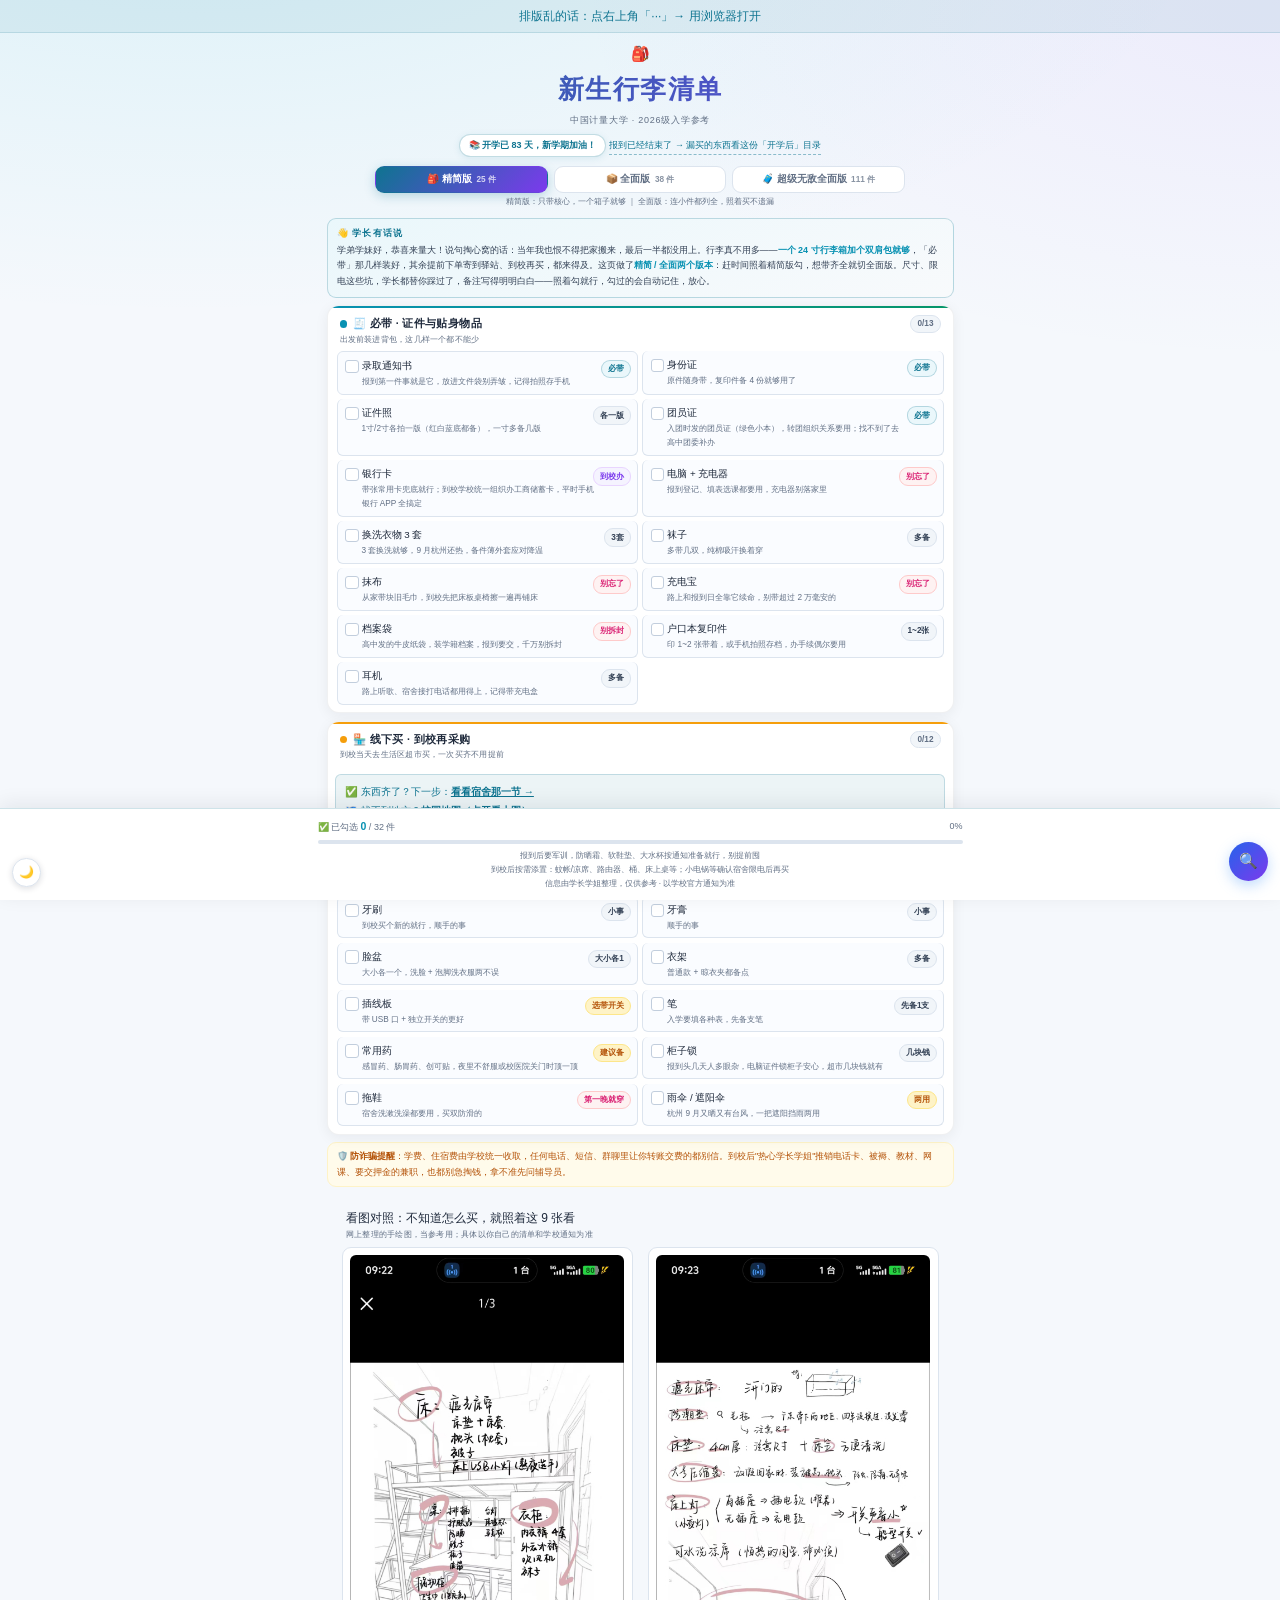
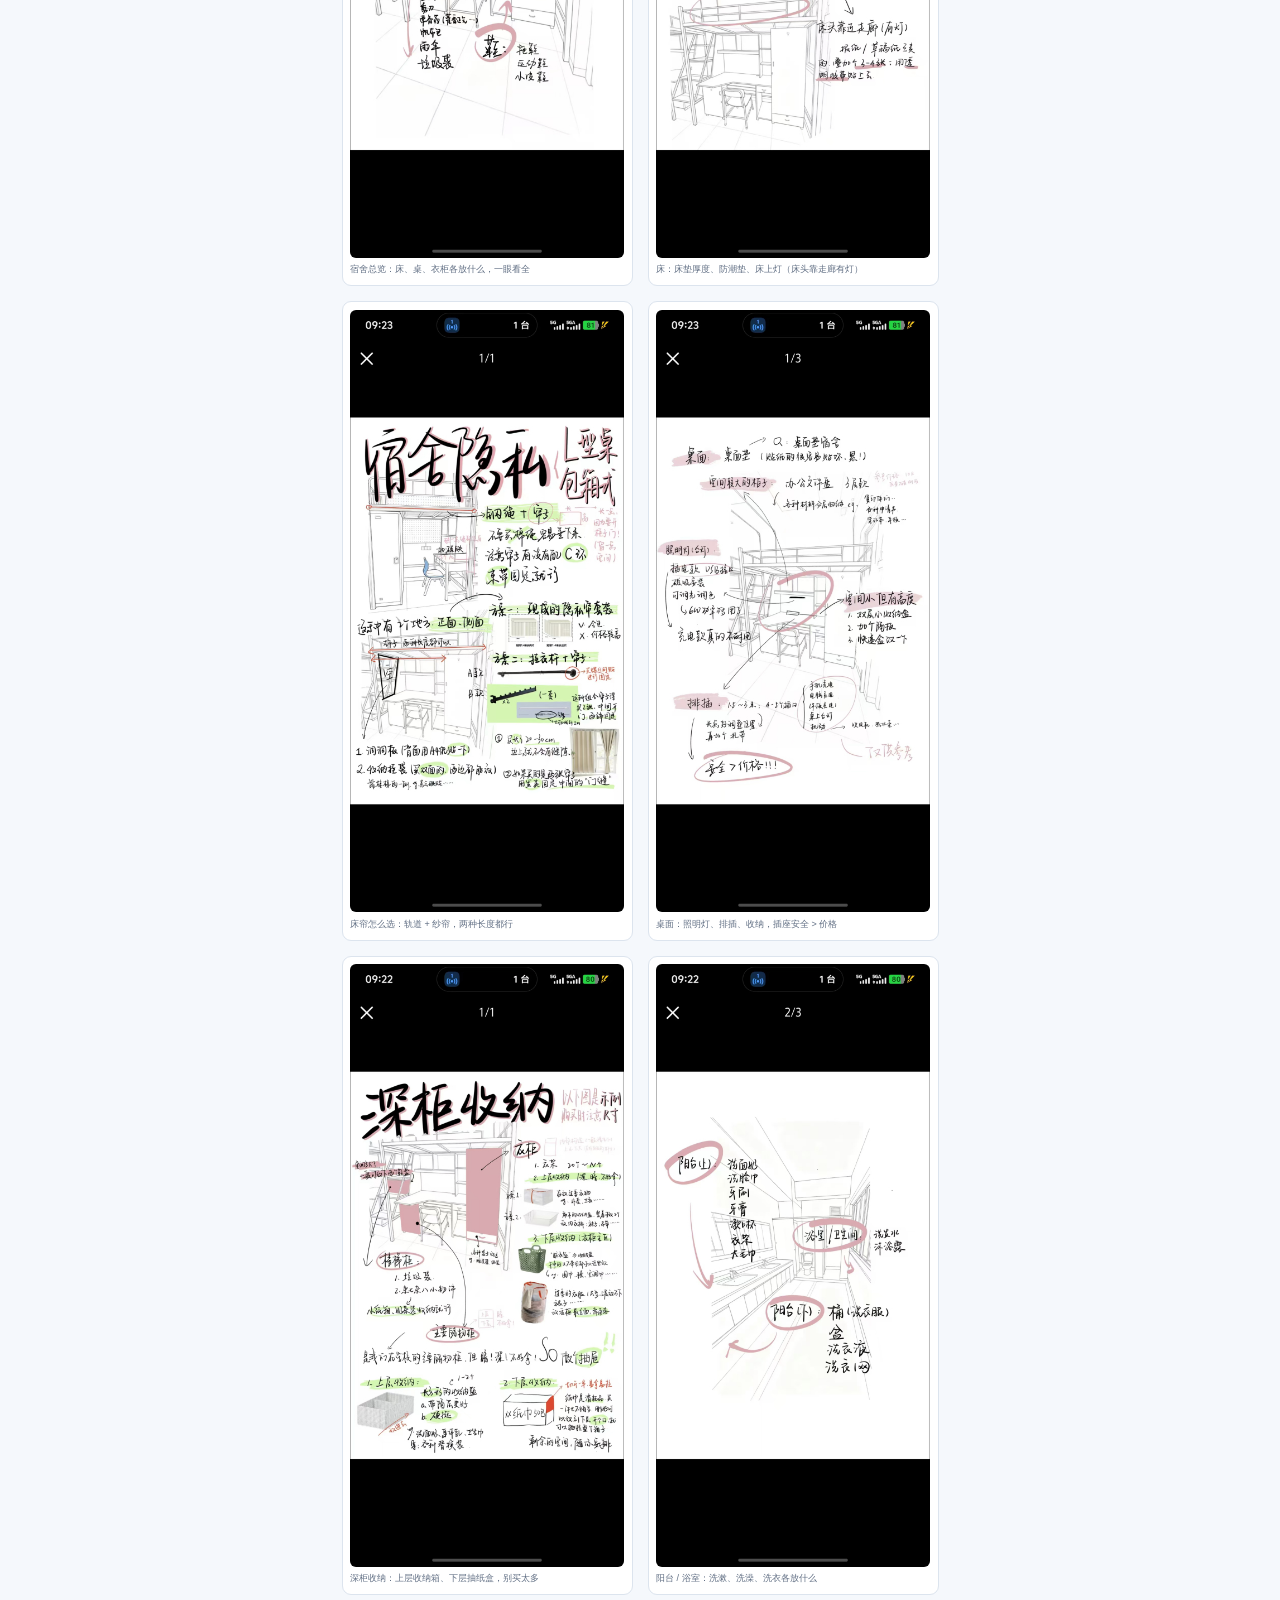
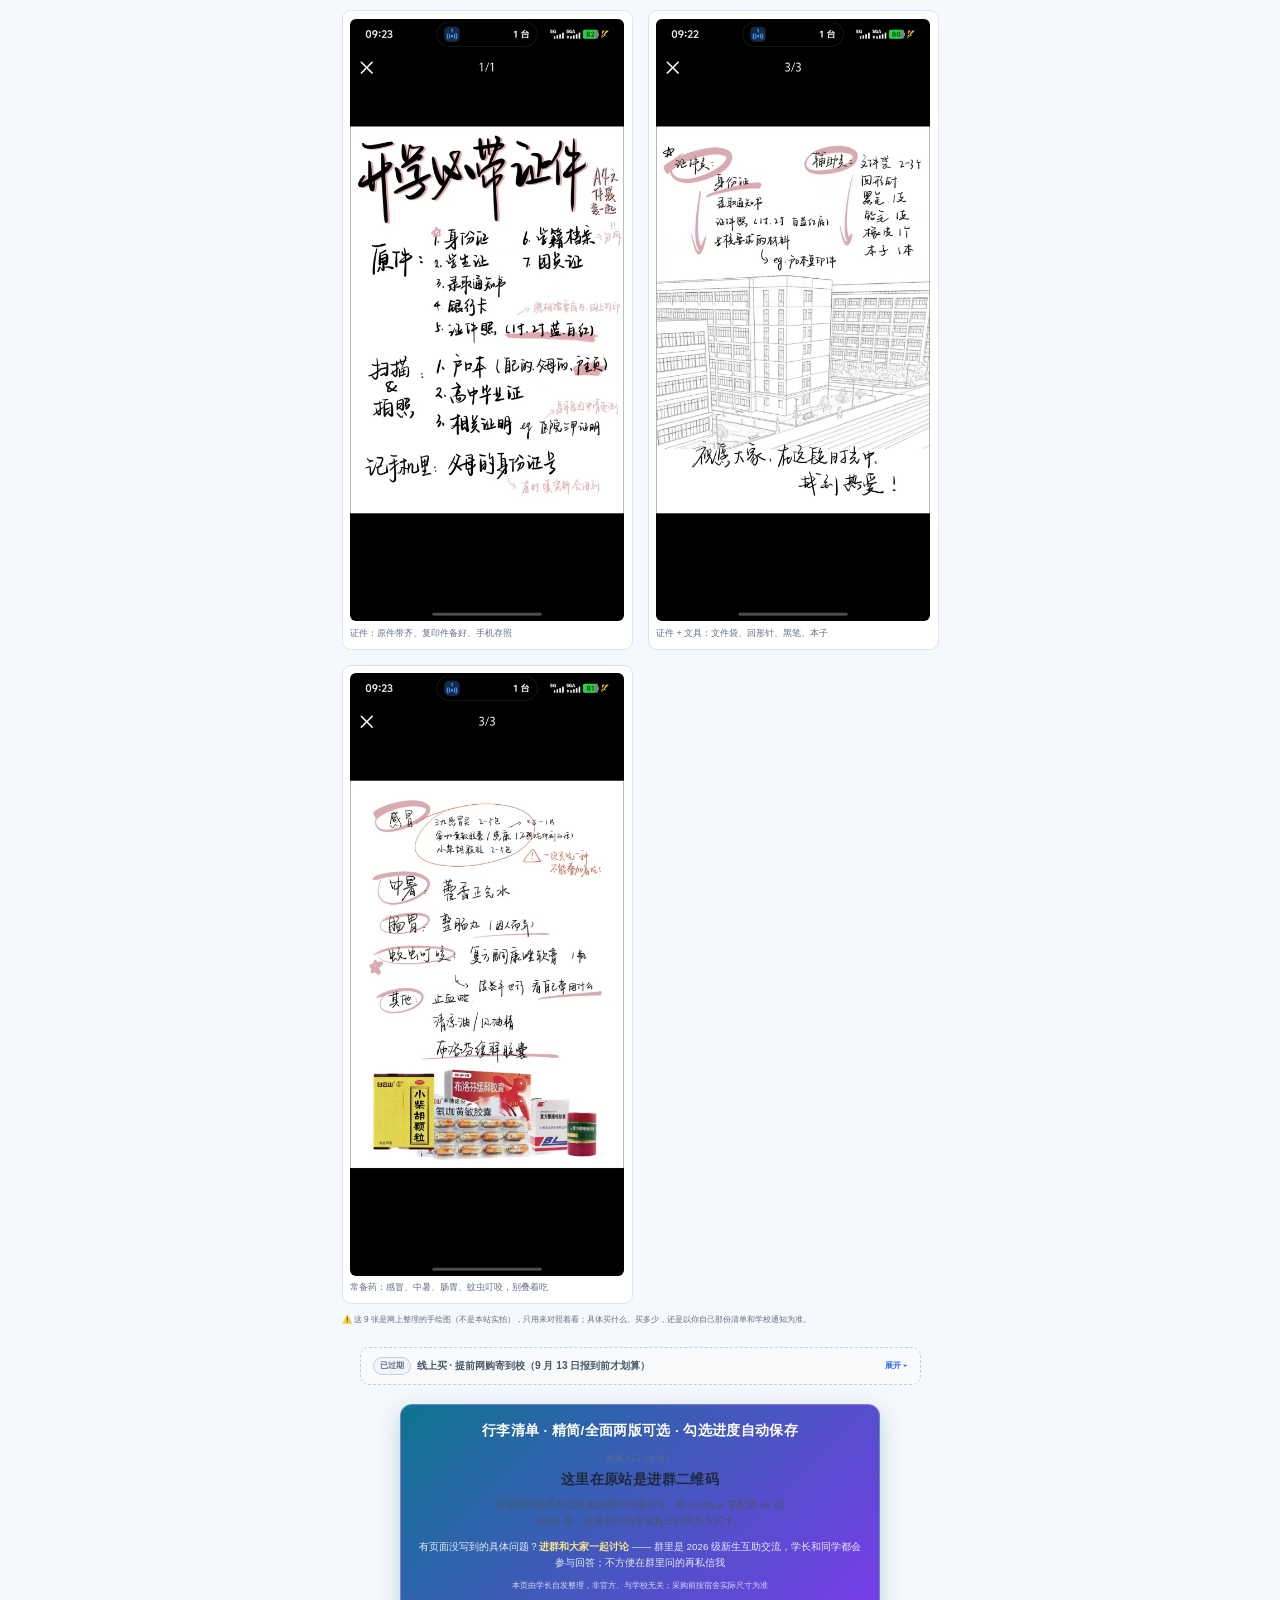
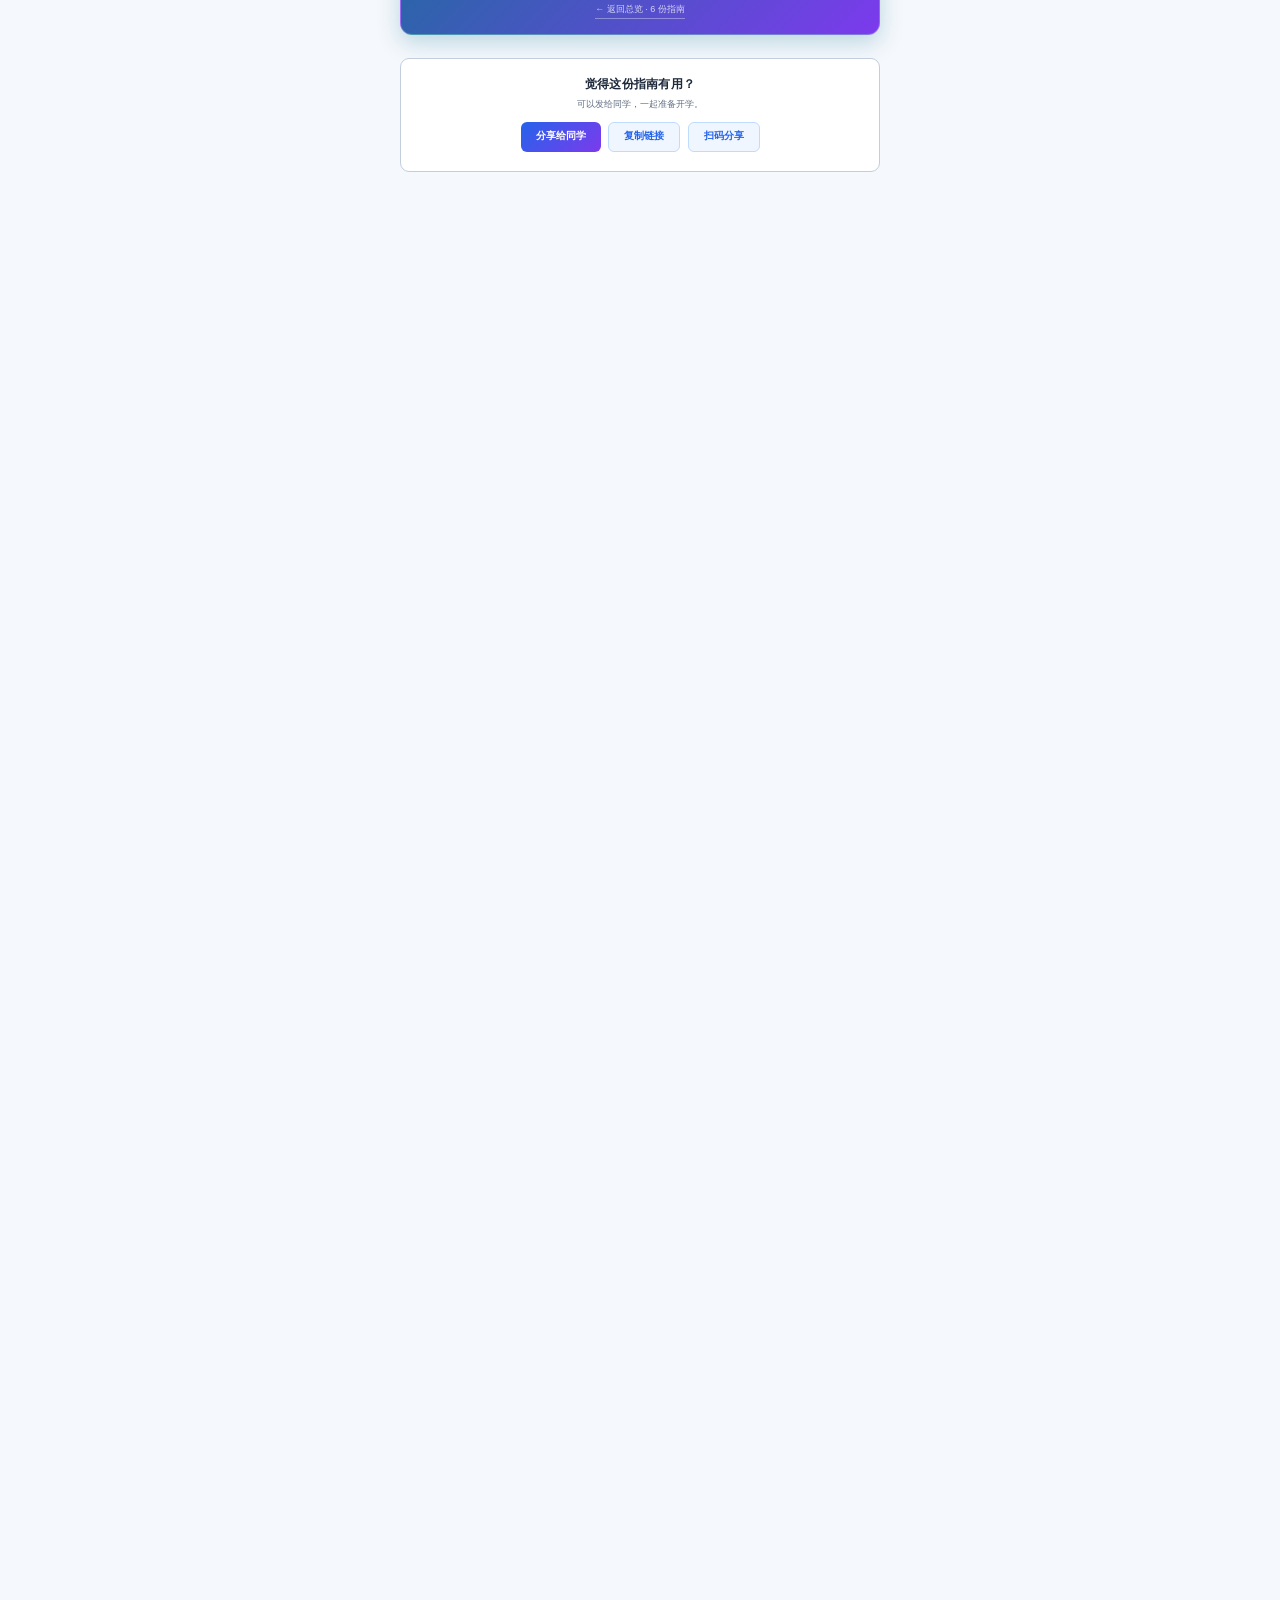
<file: luggage.html>
<!DOCTYPE html>
<html lang="zh-CN">
<head>
<meta charset="UTF-8">
<meta name="viewport" content="width=device-width, initial-scale=1.0">
<title>中国计量大学 · 新生行李清单</title>
<meta name="description" content="中国计量大学2026级新生行李清单：精简版/全面版可选，必带证件、提前网购、到校采购，勾选自动记住进度，照着勾就行。">
<link rel="icon" href="data:image/svg+xml,%3Csvg xmlns='http://www.w3.org/2000/svg' viewBox='0 0 100 100'%3E%3Ctext y='.9em' font-size='90'%3E%F0%9F%8E%92%3C/text%3E%3C/svg%3E">
<link rel="stylesheet" href="theme.css?v=20260918a">
<script src="theme.js?v=20260918a"></script>
<style>
  * { margin: 0; padding: 0; box-sizing: border-box; -webkit-tap-highlight-color: transparent; }
  body {
    zoom:75%;
    font-family:var(--font);
    background:var(--bg);
    background-image:
      radial-gradient(ellipse 80% 45% at 15% -10%, rgba(6,182,212,0.10), transparent),
      radial-gradient(ellipse 55% 40% at 100% 0%, rgba(139,92,246,0.08), transparent);
    background-attachment: fixed;
    min-height: 100vh; color:var(--text); line-height: var(--lh);
    padding-bottom: 100px;
  }

  /* ===== 顶部 ===== */
  .hero { text-align: center; padding: var(--gap-md) var(--gap-xl) var(--gap-lg); position: relative; }
  .hero .icon { font-size: var(--fs-h2); }
  .hero h1 {
    font-size: var(--fs-h1); font-weight: 800; letter-spacing: 2px; margin: var(--gap-2xs) 0 var(--gap-2xs);
    background:linear-gradient(90deg, var(--accent2), var(--purple));
    -webkit-background-clip: text; background-clip: text; color: transparent;
  }
  .hero .sub { font-size: var(--fs-xs); color:var(--sub); letter-spacing: 1px; }
  .countdown {
    display: inline-flex; align-items: center; gap: var(--gap-sm);
    margin-top: var(--gap); padding: var(--gap-xs) var(--gap-lg); border-radius:var(--r-lg);
    font-size: var(--fs-xs); font-weight: 600;
    background: var(--card); border: 1px solid rgba(14,116,144,0.25);
    box-shadow: 0 2px 10px rgba(14,116,144,0.10);
    color:var(--accent2);
  }
  .countdown b { font-size: var(--fs-lg); color:var(--accent2-d); font-variant-numeric: tabular-nums; }

  /* ===== 精简版 / 全面版切换 ===== */
  .mode-switch { display: flex; justify-content: center; gap: var(--gap); max-width:var(--w-wide); margin: 0 auto; padding: 0 var(--gap-lg) 0; }
  .mode-switch button {
    flex: 1; max-width: 230px; padding: var(--gap) 0; border-radius:var(--r-md); border:1px solid var(--line);
    background: var(--card); font-size: var(--fs-sm); font-weight: 700; color:var(--sub);
    cursor: pointer; font-family: inherit; transition: all 0.2s;
    display: flex; align-items: center; justify-content: center; gap: var(--gap-sm);
  }
  .mode-switch button .n { font-size: var(--fs-2xs); font-weight: 600; opacity: 0.75; }
  .mode-switch button.active {
    background:linear-gradient(135deg, var(--accent2), var(--purple)); color:var(--on-accent);
    border-color: transparent; box-shadow: 0 4px 14px rgba(14,116,144,0.25);
  }
  .mode-tip { text-align: center; font-size: var(--fs-2xs); color:var(--sub); margin: var(--gap-2xs) 0 var(--gap-md); padding: 0 var(--gap-lg); }

  /* ===== 容器 ===== */
  .wrap { max-width:var(--w-wide); margin: 0 auto; padding: var(--gap-2xs) var(--gap-lg) 0; }
  .letter {
    background:linear-gradient(160deg, var(--accent2-soft), var(--card2));
    border: 1px solid rgba(14,116,144,0.25);
    border-radius:var(--r-md); padding: var(--gap-md) var(--gap-lg); margin-bottom: var(--gap-md);
  }
  .letter .who { font-size: var(--fs-xs); font-weight: 700; color:var(--accent2); letter-spacing: 1.5px; margin-bottom: var(--gap-2xs); }
  .letter p { font-size: var(--fs-xs); color:var(--text2); line-height: var(--lh); }
  .letter b { color:var(--accent2-d); font-weight: 600; }
  .section-sub { font-size: var(--fs-2xs); color:var(--sub); padding: 0 var(--gap-sm) var(--gap-sm); margin-top: -6px; letter-spacing: 0.3px; }

  /* ===== 类别卡片 ===== */
  .section {
    position: relative; overflow: hidden;
    background: var(--card); border:1px solid rgba(var(--shadow-rgb),0.06);
    border-radius:var(--r-lg); padding: var(--gap-md) var(--gap-md) var(--gap-sm); margin-bottom: var(--gap-md);
    box-shadow:0 4px 18px rgba(var(--shadow-rgb),0.06);
  }
  .section::before { content: ""; position: absolute; top: 0; left: 0; right: 0; height: 3px; }
  .section-head { display: flex; align-items: center; gap: var(--gap); padding: var(--gap-2xs) var(--gap-sm) var(--gap-sm); }
  .section-head .dot { width: 10px; height: 10px; border-radius: 50%; flex-shrink: 0; }
  .section-head h2 { font-size: var(--fs-md); font-weight: 700; letter-spacing: 0.5px; color:var(--text); }
  .section-head .count { margin-left: auto; font-size: var(--fs-2xs); color:var(--sub); background:var(--card3); border:1px solid var(--line); padding: 1px var(--gap); border-radius:var(--r-md); font-weight: 600; font-variant-numeric: tabular-nums; }

  .sec-must::before { background:linear-gradient(90deg, var(--accent2-d), var(--green-d)); }
  .sec-must .dot { background:var(--accent2-d); }
  .sec-online::before { background:linear-gradient(90deg, var(--purple), var(--purple)); }
  .sec-online .dot { background:var(--purple); }
  .sec-offline::before { background:linear-gradient(90deg, var(--amber), var(--amber)); }
  .sec-offline .dot { background: var(--amber); }

  /* ===== 过期归档区（页面最底）：样式主体在 theme.css，这里只做本页微调 ===== */
  .exp-zone .section { margin-bottom: 0; }
  .exp-zone .grid { padding-bottom: var(--gap-md); }

  /* ===== 清单项：双列网格（紧凑） ===== */
  .grid { display: grid; grid-template-columns: 1fr 1fr; gap: var(--gap-sm); padding: 0 var(--gap-2xs) var(--gap-xs); }
  .grid .item { flex-direction: column; gap: 0; padding: var(--gap) var(--gap) var(--gap-sm); border:1px solid var(--line); border-radius:var(--r-sm); background:var(--card-soft); position: relative; }
  .grid .item + .item { border-top: none; }
  .grid .item:hover { background: var(--brand-soft); }
  .grid .box { position: absolute; top: 10px; left: 10px; margin: 0; }
  .grid .txt { padding: 0 var(--gap-5xl) 0 var(--gap-3xl); font-size: var(--fs-sm); font-weight: 600; }
  .grid .desc { font-size: var(--fs-2xs); margin-top: var(--gap-2xs); }
  .grid .tag { position: absolute; top: 8px; right: 8px; margin: 0; }

  /* ===== 清单项 ===== */
  .item { display: flex; align-items: flex-start; gap: var(--gap-md); padding: var(--gap) var(--gap-sm); border-radius:var(--r-md); cursor: pointer; user-select: none; transition: background 0.2s; }
  .item:hover { background: var(--card2); }
  .item + .item { border-top:1px dashed var(--line); }

  .item input { display: none; }
  .box {
    width: 18px; height: 18px; border-radius: var(--r-xs); flex-shrink: 0; margin-top: 1.5px;
    border: 2px solid var(--line2); background: var(--card);
    display: flex; align-items: center; justify-content: center;
    font-size: var(--fs-2xs); color: transparent; transition: all 0.2s;
  }
  .item input:checked + .box {
    background:linear-gradient(135deg, var(--accent2-d), var(--purple)); border-color: transparent; color:var(--on-accent);
    box-shadow: 0 2px 8px rgba(6,182,212,0.35);
  }

  .item .txt { flex: 1; font-size: var(--fs-sm); font-weight: 500; color:var(--text); transition: all 0.2s; }
  .item .desc { display: block; font-size: var(--fs-2xs); color:var(--sub); font-weight: 400; margin-top: 0.5px; line-height: var(--lh); }
  .item input:checked ~ .txt { color:var(--sub); text-decoration: line-through; }

  .item .tag { flex-shrink: 0; font-size: var(--fs-2xs); padding: 1.5px var(--gap); border-radius:var(--r-md); font-weight: 600; margin-top: 1.5px; white-space: nowrap; }
  .tag.cyan  { background:var(--accent2-soft); color:var(--accent2); border:1px solid var(--accent2-line); }
  .tag.purple{ background:var(--purple-soft); color:var(--purple); border:1px solid var(--purple-soft2); }
  .tag.amber { background: var(--yellow-soft2); color: var(--yellow); border: 1px solid var(--yellow-light); }
  .tag.red   { background:var(--red-soft); color:var(--pink); border:1px solid var(--red-line); }
  .tag.gray  { background:var(--card3); color:var(--text2); border:1px solid var(--line); }

  /* ===== 提示条 ===== */
  .report-link { display: inline-block; margin-top: var(--gap); font-size: var(--fs-xs); color:var(--accent2); text-decoration: none; border-bottom: 1px dashed rgba(14,116,144,0.45); padding-bottom: 1px; }
  .addr-tip { font-size: var(--fs-2xs); color:var(--purple); background:var(--purple-soft); border:1px solid var(--purple-soft2); border-radius:var(--r-sm); padding: var(--gap-sm) var(--gap); margin: -2px var(--gap-2xs) var(--gap); line-height: var(--lh); }
  .tip-safety { margin: var(--gap-2xs) 0 var(--gap-lg); padding: var(--gap) var(--gap-lg); background:var(--yellow-soft); border:1px solid var(--yellow-soft2); border-radius:var(--r-md); font-size: var(--fs-xs); color:var(--yellow); line-height: var(--lh); }
  .tip-safety b { color:var(--yellow); }

  /* ===== 底部进度 ===== */
  .footer-bar {
    position: fixed; left: 0; right: 0; bottom: 0;
    background:var(--card); backdrop-filter: blur(14px);
    border-top: 1px solid rgba(14,116,144,0.2); padding: var(--gap-lg) var(--gap-2xl) var(--gap-lg);
    box-shadow:0 -6px 26px rgba(var(--shadow-rgb),0.08);
  }
  .footer-inner { max-width:var(--w-wide); margin: 0 auto; }
  .footer-info { display: flex; justify-content: space-between; align-items: center; font-size: var(--fs-xs); color:var(--sub); margin-bottom: var(--gap-sm); }
  .footer-info b { color:var(--accent2-d); font-size: var(--fs-md); font-variant-numeric: tabular-nums; }
  .bar-track { height: 6px; background:var(--line); border-radius:var(--r-sm); overflow: hidden; }
  .bar-fill { height: 100%; width: 0%; border-radius:var(--r-sm); background:linear-gradient(90deg, var(--accent2-d), var(--purple)); transition: width 0.35s ease; }
  .footer-note { text-align: center; font-size: var(--fs-2xs); color:var(--sub); margin-top: var(--gap-sm); }

  /* ===== 结尾转化卡（浅色页用深色渐变卡） ===== */
  .cta-card{max-width:var(--w-narrow);margin:26px auto 30px;background:linear-gradient(135deg,var(--accent2),var(--purple));border:1px solid rgba(255,255,255,.25);border-radius:var(--r-lg);padding:var(--gap-2xl) var(--gap-2xl);text-align:center;box-shadow:0 10px 30px rgba(14,116,144,.25)}
  .cta-hook{margin:0 0 var(--gap-lg);color:var(--on-accent);font-size:var(--fs-xl);font-weight:700;letter-spacing:.5px}
  .cta-wx{display:inline-flex;align-items:center;gap:var(--gap-md);background:rgba(255,255,255,.16);border:1px solid rgba(255,255,255,.35);border-radius:var(--r-md);padding:var(--gap) var(--gap-2xl)}
  .cta-wx-id{color:var(--on-accent);font-size:var(--fs-xl);font-weight:700;letter-spacing:2px;user-select:all;-webkit-user-select:all}
  .cta-wx-tip{color:rgba(255,255,255,.7);font-size:var(--fs-xs)}
  .cta-ask{margin:var(--gap-lg) 0 0;color:rgba(255,255,255,.88);font-size:var(--fs-sm);line-height:var(--lh)}
  .cta-ask b{color:var(--yellow-light)}
  .cta-note{margin:var(--gap-md) 0 0;color:rgba(255,255,255,.78);font-size:var(--fs-2xs);line-height:var(--lh)}
  .cta-home{display:inline-block;margin-top:var(--gap-lg);color:rgba(255,255,255,.75);font-size:var(--fs-xs);text-decoration:none;border-bottom:1px solid rgba(255,255,255,.35);padding-bottom:1px}
  .cta-home:hover{color:var(--on-accent)}
  @media(max-width:640px){.cta-card{padding:var(--gap-xl) var(--gap-lg)}.cta-hook{font-size:var(--fs-lg)}}
</style>
</head>
<body>
<div style="text-align:center;padding:var(--gap) var(--gap-lg);background:rgba(14,116,144,0.08);border-bottom:1px solid rgba(14,116,144,0.15);font-size:var(--fs-lg);color:var(--accent2)">排版乱的话：点右上角「···」→ 用浏览器打开</div>

<div class="hero">
  <div class="icon">🎒</div>
  <h1>新生行李清单</h1>
  <p class="sub">中国计量大学 · 2026级入学参考</p>
  <div class="countdown" id="countdown">⏳ 距离开学还有 <b>--</b> 天</div>
  <a class="report-link" href="contents.html">报到已经结束了 → 漏买的东西看这份「开学后」目录</a>
</div>

<div class="mode-switch" id="mode-switch">
  <button class="active" data-mode="lite">🎒 精简版<span class="n" id="lite-n"></span></button>
  <button data-mode="full">📦 全面版<span class="n" id="full-n"></span></button>
  <button data-mode="super">🧳 超级无敌全面版<span class="n" id="super-n"></span></button>
</div>
<div class="mode-tip">精简版：只带核心，一个箱子就够 ｜ 全面版：连小件都列全，照着买不遗漏</div>

<div class="wrap">

  <div class="letter">
    <div class="who">👋 学长有话说</div>
    <p>学弟学妹好，恭喜来量大！说句掏心窝的话：当年我也恨不得把家搬来，最后一半都没用上。行李真不用多——<b>一个 24 寸行李箱加个双肩包就够</b>，「必带」那几样装好，其余提前下单寄到驿站、到校再买，都来得及。这页做了<b>精简 / 全面两个版本</b>：赶时间照着精简版勾，想带齐全就切全面版。尺寸、限电这些坑，学长都替你踩过了，备注写得明明白白——照着勾就行，勾过的会自动记住，放心。</p>
  </div>

  <!-- ===== 必带 ===== -->
  <div class="section sec-must">
    <div class="section-head">
      <span class="dot"></span>
      <h2 id="must-bring">🧾 必带 · 证件与贴身物品</h2>
      <span class="count" id="must-count">0/10</span>
    </div>
    <div class="section-sub">出发前装进背包，这几样一个都不能少</div>

    <div class="grid">
    <label class="item">
      <input type="checkbox" data-group="must">
      <span class="box">✓</span>
      <span class="txt">录取通知书<span class="desc">报到第一件事就是它，放进文件袋别弄皱，记得拍照存手机</span></span>
      <span class="tag cyan">必带</span>
    </label>
    <label class="item">
      <input type="checkbox" data-group="must">
      <span class="box">✓</span>
      <span class="txt">身份证<span class="desc">原件随身带，复印件备 4 份就够用了</span></span>
      <span class="tag cyan">必带</span>
    </label>
    <label class="item">
      <input type="checkbox" data-group="must">
      <span class="box">✓</span>
      <span class="txt">证件照<span class="desc">1寸/2寸各拍一版（红白蓝底都备），一寸多备几版</span></span>
      <span class="tag gray">各一版</span>
    </label>
    <label class="item">
      <input type="checkbox" data-group="must">
      <span class="box">✓</span>
      <span class="txt">团员证<span class="desc">入团时发的团员证（绿色小本），转团组织关系要用；找不到了去高中团委补办</span></span>
      <span class="tag cyan">必带</span>
    </label>
    <label class="item">
      <input type="checkbox" data-group="must">
      <span class="box">✓</span>
      <span class="txt">银行卡<span class="desc">带张常用卡兜底就行；到校学校统一组织办工商储蓄卡，平时手机银行 APP 全搞定</span></span>
      <span class="tag purple">到校办</span>
    </label>
    <label class="item">
      <input type="checkbox" data-group="must">
      <span class="box">✓</span>
      <span class="txt">电脑 + 充电器<span class="desc">报到登记、填表选课都要用，充电器别落家里</span></span>
      <span class="tag red">别忘了</span>
    </label>
    <label class="item">
      <input type="checkbox" data-group="must">
      <span class="box">✓</span>
      <span class="txt">换洗衣物 3 套<span class="desc">3 套换洗就够，9 月杭州还热，备件薄外套应对降温</span></span>
      <span class="tag gray">3套</span>
    </label>
    <label class="item">
      <input type="checkbox" data-group="must">
      <span class="box">✓</span>
      <span class="txt">袜子<span class="desc">多带几双，纯棉吸汗换着穿</span></span>
      <span class="tag gray">多备</span>
    </label>
    <label class="item">
      <input type="checkbox" data-group="must">
      <span class="box">✓</span>
      <span class="txt">抹布<span class="desc">从家带块旧毛巾，到校先把床板桌椅擦一遍再铺床</span></span>
      <span class="tag red">别忘了</span>
    </label>
    <label class="item">
      <input type="checkbox" data-group="must">
      <span class="box">✓</span>
      <span class="txt">充电宝<span class="desc">路上和报到日全靠它续命，别带超过 2 万毫安的</span></span>
      <span class="tag red">别忘了</span>
    </label>
    <label class="item">
      <input type="checkbox" data-group="must">
      <span class="box">✓</span>
      <span class="txt">档案袋<span class="desc">高中发的牛皮纸袋，装学籍档案，报到要交，千万别拆封</span></span>
      <span class="tag red">别拆封</span>
    </label>
    <label class="item">
      <input type="checkbox" data-group="must">
      <span class="box">✓</span>
      <span class="txt">户口本复印件<span class="desc">印 1~2 张带着，或手机拍照存档，办手续偶尔要用</span></span>
      <span class="tag gray">1~2张</span>
    </label>
    <label class="item">
      <input type="checkbox" data-group="must">
      <span class="box">✓</span>
      <span class="txt">耳机<span class="desc">路上听歌、宿舍接打电话都用得上，记得带充电盒</span></span>
      <span class="tag gray">多备</span>
    </label>
    <label class="item" data-full data-super>
      <input type="checkbox" data-group="must">
      <span class="box">✓</span>
      <span class="txt">高考准考证<span class="desc">报到核验有时会看，和录取通知书放同一个文件袋</span></span>
      <span class="tag gray">带上</span>
    </label>
    <label class="item" data-full data-super>
      <input type="checkbox" data-group="must">
      <span class="box">✓</span>
      <span class="txt">少量现金<span class="desc">200~300 就够，报到当天小额缴费、买东西用得上</span></span>
      <span class="tag gray">应急</span>
    </label>
    <label class="item" data-full data-super>
      <input type="checkbox" data-group="must">
      <span class="box">✓</span>
      <span class="txt">眼镜盒 + 眼镜布 + 眼镜水<span class="desc">近视的同学务必带，在宿舍丢了配一副很折腾</span></span>
      <span class="tag gray">近视必带</span>
    </label>
    <label class="item" data-full data-super>
      <input type="checkbox" data-group="must">
      <span class="box">✓</span>
      <span class="txt">U 盘<span class="desc">打印店、交作业、拷课件都用得上，32G 够</span></span>
      <span class="tag gray">别忘</span>
    </label>
    <label class="item" data-full data-super>
      <input type="checkbox" data-group="must">
      <span class="box">✓</span>
      <span class="txt">睡衣睡裤<span class="desc">宿舍晚上穿，比外穿的衣服舒服</span></span>
      <span class="tag gray">舒服</span>
    </label>
    <label class="item" data-full data-super>
      <input type="checkbox" data-group="must">
      <span class="box">✓</span>
      <span class="txt">运动鞋<span class="desc">军训和体育课靠它，买舒服的不买贵的</span></span>
      <span class="tag gray">脚痛预警</span>
    </label>
    <label class="item" data-full data-super>
      <input type="checkbox" data-group="must">
      <span class="box">✓</span>
      <span class="txt">腰带<span class="desc">军训裤子普遍偏松，系上省事</span></span>
      <span class="tag gray">军训用</span>
    </label>
    <label class="item" data-full data-super>
      <input type="checkbox" data-group="must">
      <span class="box">✓</span>
      <span class="txt">针线盒（小）<span class="desc">军训扣子掉了能救急，几块钱</span></span>
      <span class="tag gray">小东西</span>
    </label>
    <label class="item" data-full data-super>
      <input type="checkbox" data-group="must">
      <span class="box">✓</span>
      <span class="txt">手表 / 手环<span class="desc">军训不让带手机，看时间得靠它</span></span>
      <span class="tag gray">军训用</span>
    </label>
    <label class="item" data-full data-super>
      <input type="checkbox" data-group="must">
      <span class="box">✓</span>
      <span class="txt">文件袋 2~3 个<span class="desc">报到材料分类装，翻的时候不手忙脚乱</span></span>
      <span class="tag gray">材料</span>
    </label>
    </div>
  </div>

  <!-- ===== 线上买 =====
       这一段（#buy-online，8 件床上用品）已在 2026-09-11 归档到页面最底的 #expired：
       报到结束后「提前 3~5 天网购寄到校」的时间窗就关闭了。
       明年新生季要重新上线：把 #expired 里的那一段原样剪回这里。 -->

  <!-- ===== 线下买 ===== -->
  <div class="section sec-offline">
    <div class="section-head">
      <span class="dot"></span>
      <h2 id="buy-offline">🏪 线下买 · 到校再采购</h2>
      <span class="count" id="offline-count">0/12</span>
    </div>
    <div class="section-sub">到校当天去生活区超市买，一次买齐不用提前</div>
    <div style="margin-top:var(--gap-md);font-size:var(--fs-sm-em);color:var(--accent2);background:rgba(14,116,144,.08);border:1px solid rgba(14,116,144,.2);border-radius:var(--r-sm);padding:var(--gap-md) var(--gap-lg);line-height:var(--lh-loose)">
      ✅ 东西齐了？下一步：<a href="timeline.html#dorm" style="color:var(--accent2);font-weight:700">看看宿舍那一节 →</a><br>
      🗺️ 找不到地方？<a href="timeline.html#map" style="color:var(--accent2);font-weight:700">校园地图（点开看大图）→</a><br>
      📅 想看全年安排？<a href="timeline.html#links" style="color:var(--accent2);font-weight:700">校历和常用网址 →</a>
    </div>

    <div class="grid">
    <label class="item">
      <input type="checkbox" data-group="offline">
      <span class="box">✓</span>
      <span class="txt">洗漱用品<span class="desc">洗发水、沐浴露这些网上买更划算，急着用就线下一次买齐</span></span>
      <span class="tag amber">线上更省</span>
    </label>
    <label class="item">
      <input type="checkbox" data-group="offline">
      <span class="box">✓</span>
      <span class="txt">杯子<span class="desc">喝水杯 + 漱口杯各一个</span></span>
      <span class="tag gray">2个</span>
    </label>
    <label class="item">
      <input type="checkbox" data-group="offline">
      <span class="box">✓</span>
      <span class="txt">牙刷<span class="desc">到校买个新的就行，顺手的事</span></span>
      <span class="tag gray">小事</span>
    </label>
    <label class="item">
      <input type="checkbox" data-group="offline">
      <span class="box">✓</span>
      <span class="txt">牙膏<span class="desc">顺手的事</span></span>
      <span class="tag gray">小事</span>
    </label>
    <label class="item">
      <input type="checkbox" data-group="offline">
      <span class="box">✓</span>
      <span class="txt">脸盆<span class="desc">大小各一个，洗脸 + 泡脚洗衣服两不误</span></span>
      <span class="tag gray">大小各1</span>
    </label>
    <label class="item">
      <input type="checkbox" data-group="offline">
      <span class="box">✓</span>
      <span class="txt">衣架<span class="desc">普通款 + 晾衣夹都备点</span></span>
      <span class="tag gray">多备</span>
    </label>
    <label class="item">
      <input type="checkbox" data-group="offline">
      <span class="box">✓</span>
      <span class="txt">插线板<span class="desc">带 USB 口 + 独立开关的更好</span></span>
      <span class="tag amber">选带开关</span>
    </label>
    <label class="item">
      <input type="checkbox" data-group="offline">
      <span class="box">✓</span>
      <span class="txt">笔<span class="desc">入学要填各种表，先备支笔</span></span>
      <span class="tag gray">先备1支</span>
    </label>
    <label class="item">
      <input type="checkbox" data-group="offline">
      <span class="box">✓</span>
      <span class="txt">常用药<span class="desc">感冒药、肠胃药、创可贴，夜里不舒服或校医院关门时顶一顶</span></span>
      <span class="tag amber">建议备</span>
    </label>
    <label class="item">
      <input type="checkbox" data-group="offline">
      <span class="box">✓</span>
      <span class="txt">柜子锁<span class="desc">报到头几天人多眼杂，电脑证件锁柜子安心，超市几块钱就有</span></span>
      <span class="tag gray">几块钱</span>
    </label>
    <label class="item">
      <input type="checkbox" data-group="offline">
      <span class="box">✓</span>
      <span class="txt">拖鞋<span class="desc">宿舍洗漱洗澡都要用，买双防滑的</span></span>
      <span class="tag red">第一晚就穿</span>
    </label>
    <label class="item">
      <input type="checkbox" data-group="offline">
      <span class="box">✓</span>
      <span class="txt">雨伞 / 遮阳伞<span class="desc">杭州 9 月又晒又有台风，一把遮阳挡雨两用</span></span>
      <span class="tag amber">两用</span>
    </label>
    <label class="item" data-full>
      <input type="checkbox" data-group="offline">
      <span class="box">✓</span>
      <span class="txt">指甲剪 + 剪刀<span class="desc">指甲刀宿舍常备，剪刀拆快递、剪线头都用得上，水果刀学校超市有</span></span>
      <span class="tag gray">日常刚需</span>
    </label>
    <label class="item" data-full>
      <input type="checkbox" data-group="offline">
      <span class="box">✓</span>
      <span class="txt">卫生纸 + 抽纸<span class="desc">到校先买一提，桌面一包随身一包，消毒湿巾也顺带拿两包</span></span>
      <span class="tag gray">刚需</span>
    </label>
    <label class="item" data-full>
      <input type="checkbox" data-group="offline">
      <span class="box">✓</span>
      <span class="txt">毛巾 + 浴巾<span class="desc">洗脸洗澡各一条，超市买新的干净放心</span></span>
      <span class="tag gray">早晚用</span>
    </label>
    <label class="item" data-full>
      <input type="checkbox" data-group="offline">
      <span class="box">✓</span>
      <span class="txt">泡面碗 + 餐具<span class="desc">食堂打饭、泡面都用得上，配瓶洗洁精</span></span>
      <span class="tag gray">宿舍开火</span>
    </label>
    <label class="item" data-full>
      <input type="checkbox" data-group="offline">
      <span class="box">✓</span>
      <span class="txt">垃圾袋 + 垃圾桶<span class="desc">宿舍一人一个桶，垃圾袋多买几卷</span></span>
      <span class="tag gray">宿舍标配</span>
    </label>
    <label class="item" data-full>
      <input type="checkbox" data-group="offline">
      <span class="box">✓</span>
      <span class="txt">梳子 + 发夹 + 发圈<span class="desc">化妆镜想带个带灯的也行，小件超市都买得到</span></span>
      <span class="tag purple">女生向</span>
    </label>
    <label class="item" data-full>
      <input type="checkbox" data-group="offline">
      <span class="box">✓</span>
      <span class="txt">洗衣液 + 洗手液<span class="desc">内衣用专门的内衣皂/洗衣液，鞋刷子也备一把</span></span>
      <span class="tag gray">洗护</span>
    </label>
    <label class="item" data-full>
      <input type="checkbox" data-group="offline">
      <span class="box">✓</span>
      <span class="txt">卫生巾 + 安睡裤<span class="desc">报到后紧接军训，正好赶上姨妈期的提前备好，军训时量也别带少</span></span>
      <span class="tag amber">按军训时间</span>
    </label>
    <label class="item" data-full>
      <input type="checkbox" data-group="offline">
      <span class="box">✓</span>
      <span class="txt">体温计 + 布洛芬<span class="desc">感冒发烧夜里顶一顶，碘伏、创可贴药箱里也配齐</span></span>
      <span class="tag amber">夜里顶一顶</span>
    </label>
    <label class="item" data-full>
      <input type="checkbox" data-group="offline">
      <span class="box">✓</span>
      <span class="txt">鼠标垫 + 手机支架<span class="desc">桌面小件，U盘拷贝课件作业也用得上</span></span>
      <span class="tag gray">桌面小件</span>
    </label>
    <label class="item" data-full>
      <input type="checkbox" data-group="offline">
      <span class="box">✓</span>
      <span class="txt">帽子<span class="desc">军训遮阳，9 月杭州太阳还毒，日常出门也能挡</span></span>
      <span class="tag amber">遮阳/军训</span>
    </label>
    <label class="item" data-full>
      <input type="checkbox" data-group="offline">
      <span class="box">✓</span>
      <span class="txt">护肤品<span class="desc">高倍防晒先买好（敏感肌选不含酒精的），水乳面霜按自己肤质来，面膜买晒后修复款</span></span>
      <span class="tag purple">按肤质选</span>
    </label>
    <label class="item" data-full>
      <input type="checkbox" data-group="offline">
      <span class="box">✓</span>
      <span class="txt">化妆品<span class="desc">粉底、眉笔、口红这些按自己习惯带，别贪多，开学后慢慢添都行</span></span>
      <span class="tag purple">按需添</span>
    </label>
    <label class="item" data-full data-super>
      <input type="checkbox" data-group="offline">
      <span class="box">✓</span>
      <span class="txt">防潮垫<span class="desc">垫在床垫下面，南方的潮气真的会上来</span></span>
      <span class="tag gray">20 块左右</span>
    </label>
    <label class="item" data-full data-super>
      <input type="checkbox" data-group="offline">
      <span class="box">✓</span>
      <span class="txt">酒精喷雾<span class="desc">桌椅床架先喷一遍再放东西，比杀虫剂常用</span></span>
      <span class="tag gray">20 块左右</span>
    </label>
    <label class="item" data-full data-super>
      <input type="checkbox" data-group="offline">
      <span class="box">✓</span>
      <span class="txt">湿巾<span class="desc">随手擦桌子、出门带着用</span></span>
      <span class="tag gray">九块九</span>
    </label>
    <label class="item" data-full data-super>
      <input type="checkbox" data-group="offline">
      <span class="box">✓</span>
      <span class="txt">洗脸巾<span class="desc">南方毛巾容易有味，一次一张更省心</span></span>
      <span class="tag gray">20 块左右</span>
    </label>
    <label class="item" data-full data-super>
      <input type="checkbox" data-group="offline">
      <span class="box">✓</span>
      <span class="txt">干发帽<span class="desc">洗完头包一会儿，别湿着睡觉</span></span>
      <span class="tag gray">20 块左右</span>
    </label>
    <label class="item" data-full data-super>
      <input type="checkbox" data-group="offline">
      <span class="box">✓</span>
      <span class="txt">内衣专用皂<span class="desc">内衣分开洗，配个皂盒一起买</span></span>
      <span class="tag gray">十几块</span>
    </label>
    <label class="item" data-full data-super>
      <input type="checkbox" data-group="offline">
      <span class="box">✓</span>
      <span class="txt">花露水<span class="desc">晚上军训和宿舍蚊虫都用得上，买大牌</span></span>
      <span class="tag gray">夏天刚需</span>
    </label>
    <label class="item" data-full data-super>
      <input type="checkbox" data-group="offline">
      <span class="box">✓</span>
      <span class="txt">驱蚊液 / 电蚊液<span class="desc">宿舍有蚊子就点上（先看宿舍允许用什么）</span></span>
      <span class="tag gray">夏天刚需</span>
    </label>
    <label class="item" data-full data-super>
      <input type="checkbox" data-group="offline">
      <span class="box">✓</span>
      <span class="txt">防晒霜（高倍）<span class="desc">军训天天暴晒，便宜的等于没涂</span></span>
      <span class="tag gray">军训刚需</span>
    </label>
    <label class="item" data-full data-super>
      <input type="checkbox" data-group="offline">
      <span class="box">✓</span>
      <span class="txt">防晒衣<span class="desc">军训和日常出门都能挡，选透气的</span></span>
      <span class="tag gray">军训刚需</span>
    </label>
    <label class="item" data-full data-super>
      <input type="checkbox" data-group="offline">
      <span class="box">✓</span>
      <span class="txt">加厚软鞋垫<span class="desc">站军姿真的脚疼，软一点好太多</span></span>
      <span class="tag gray">军训刚需</span>
    </label>
    <label class="item" data-full data-super>
      <input type="checkbox" data-group="offline">
      <span class="box">✓</span>
      <span class="txt">冰凉贴 / 退热贴<span class="desc">军训太热时贴一片，也能当退烧贴</span></span>
      <span class="tag gray">军训刚需</span>
    </label>
    <label class="item" data-full data-super>
      <input type="checkbox" data-group="offline">
      <span class="box">✓</span>
      <span class="txt">藿香正气水<span class="desc">中暑先来一支，味道冲但管用</span></span>
      <span class="tag gray">军训刚需</span>
    </label>
    <label class="item" data-full data-super>
      <input type="checkbox" data-group="offline">
      <span class="box">✓</span>
      <span class="txt">止汗露<span class="desc">军训出汗多，衣服贴身很难受</span></span>
      <span class="tag gray">军训刚需</span>
    </label>
    <label class="item" data-full data-super>
      <input type="checkbox" data-group="offline">
      <span class="box">✓</span>
      <span class="txt">大容量水杯<span class="desc">军训一天要喝很多水，1L 左右最合适</span></span>
      <span class="tag gray">军训刚需</span>
    </label>
    <label class="item" data-full data-super>
      <input type="checkbox" data-group="offline">
      <span class="box">✓</span>
      <span class="txt">鞋垫（卫生巾款）<span class="desc">垫在军训鞋里，比想象中好用</span></span>
      <span class="tag gray">军训刚需</span>
    </label>
    <label class="item" data-full data-super>
      <input type="checkbox" data-group="offline">
      <span class="box">✓</span>
      <span class="txt">小风扇（手持/桌面）<span class="desc">夏天宿舍最热的那几天救命</span></span>
      <span class="tag gray">夏天刚需</span>
    </label>
    <label class="item" data-full data-super>
      <input type="checkbox" data-group="offline">
      <span class="box">✓</span>
      <span class="txt">镜子 + 化妆镜<span class="desc">宿舍洗漱台不一定有大镜子</span></span>
      <span class="tag gray">十几块</span>
    </label>
    <label class="item" data-full data-super>
      <input type="checkbox" data-group="offline">
      <span class="box">✓</span>
      <span class="txt">鞋刷<span class="desc">白鞋、运动鞋脏了自己刷</span></span>
      <span class="tag gray">几块钱</span>
    </label>
    <label class="item" data-full data-super>
      <input type="checkbox" data-group="offline">
      <span class="box">✓</span>
      <span class="txt">晾衣杆 + 挂钩<span class="desc">阳台晾衣服、宿舍挂东西都用得上</span></span>
      <span class="tag gray">刚需</span>
    </label>
    <label class="item" data-full data-super>
      <input type="checkbox" data-group="offline">
      <span class="box">✓</span>
      <span class="txt">透明粘钩（一板）<span class="desc">挂毛巾挂包，墙上别打孔</span></span>
      <span class="tag gray">几块钱</span>
    </label>
    <label class="item" data-full data-super>
      <input type="checkbox" data-group="offline">
      <span class="box">✓</span>
      <span class="txt">收纳箱 / 收纳盒<span class="desc">柜子不够用，装起来找东西也方便</span></span>
      <span class="tag gray">10 块起</span>
    </label>
    <label class="item" data-full data-super>
      <input type="checkbox" data-group="offline">
      <span class="box">✓</span>
      <span class="txt">密封袋 / 压缩袋<span class="desc">换季衣服抽真空，省一半空间</span></span>
      <span class="tag gray">十几块</span>
    </label>
    <label class="item" data-full data-super>
      <input type="checkbox" data-group="offline">
      <span class="box">✓</span>
      <span class="txt">除湿袋 / 干燥剂<span class="desc">衣柜里挂一个，衣服不发霉</span></span>
      <span class="tag gray">十几块</span>
    </label>
    <label class="item" data-full data-super>
      <input type="checkbox" data-group="offline">
      <span class="box">✓</span>
      <span class="txt">衣柜香薰<span class="desc">柜子闷，挂一个味道好很多</span></span>
      <span class="tag gray">可选</span>
    </label>
    <label class="item" data-full data-super>
      <input type="checkbox" data-group="offline">
      <span class="box">✓</span>
      <span class="txt">钢丝球 + 清洁海绵<span class="desc">洗饭盒、刷杯子用</span></span>
      <span class="tag gray">几块钱</span>
    </label>
    <label class="item" data-full data-super>
      <input type="checkbox" data-group="offline">
      <span class="box">✓</span>
      <span class="txt">洗洁精（小瓶）<span class="desc">洗泡面碗、洗杯子，宿舍常备</span></span>
      <span class="tag gray">几块钱</span>
    </label>
    <label class="item" data-full data-super>
      <input type="checkbox" data-group="offline">
      <span class="box">✓</span>
      <span class="txt">澡篮（洗漱篮）<span class="desc">端着去澡堂，一次拿全</span></span>
      <span class="tag gray">十几块</span>
    </label>
    <label class="item" data-full data-super>
      <input type="checkbox" data-group="offline">
      <span class="box">✓</span>
      <span class="txt">棉签<span class="desc">掏耳朵、擦药、化妆都用</span></span>
      <span class="tag gray">几块钱</span>
    </label>
    <label class="item" data-full data-super>
      <input type="checkbox" data-group="offline">
      <span class="box">✓</span>
      <span class="txt">蚊帐 + 蚊帐夹<span class="desc">宿舍蚊子多，挂上能睡好</span></span>
      <span class="tag gray">刚需</span>
    </label>
    <label class="item" data-full data-super>
      <input type="checkbox" data-group="offline">
      <span class="box">✓</span>
      <span class="txt">凉席（可水洗）<span class="desc">怕热的同学，9 月还能用一阵</span></span>
      <span class="tag gray">怕热再看</span>
    </label>
    <label class="item" data-full data-super>
      <input type="checkbox" data-group="offline">
      <span class="box">✓</span>
      <span class="txt">遮光帘<span class="desc">窗户漏光，想睡懒觉得靠它</span></span>
      <span class="tag gray">睡觉大事</span>
    </label>
    <label class="item" data-full data-super>
      <input type="checkbox" data-group="offline">
      <span class="box">✓</span>
      <span class="txt">水果刀（带小砧板）<span class="desc">切水果方便，用完收好</span></span>
      <span class="tag gray">小东西</span>
    </label>
    <label class="item" data-full data-super>
      <input type="checkbox" data-group="offline">
      <span class="box">✓</span>
      <span class="txt">桌面置物架<span class="desc">桌面小东西多，叠起来放</span></span>
      <span class="tag gray">宿舍神器</span>
    </label>
    <label class="item" data-full data-super>
      <input type="checkbox" data-group="offline">
      <span class="box">✓</span>
      <span class="txt">小夜灯（USB）<span class="desc">床头灯太亮，起夜用这个刚好</span></span>
      <span class="tag gray">宿舍神器</span>
    </label>
    <label class="item" data-full data-super>
      <input type="checkbox" data-group="offline">
      <span class="box">✓</span>
      <span class="txt">保温壶 / 热水壶<span class="desc">打一次热水放宿舍，泡面泡茶都用</span></span>
      <span class="tag gray">宿舍神器</span>
    </label>
    <label class="item" data-full data-super>
      <input type="checkbox" data-group="offline">
      <span class="box">✓</span>
      <span class="txt">手帕纸<span class="desc">小包纸巾，随身带</span></span>
      <span class="tag gray">小东西</span>
    </label>
    <label class="item" data-full data-super>
      <input type="checkbox" data-group="offline">
      <span class="box">✓</span>
      <span class="txt">内衣收纳盒<span class="desc">内衣袜子分开装，翻柜子不乱</span></span>
      <span class="tag gray">10 块起</span>
    </label>
    <label class="item" data-full data-super>
      <input type="checkbox" data-group="offline">
      <span class="box">✓</span>
      <span class="txt">碘伏 + 棉签<span class="desc">磕碰擦伤先消毒，比创可贴更靠前</span></span>
      <span class="tag gray">常备</span>
    </label>
    <label class="item" data-full data-super>
      <input type="checkbox" data-group="offline">
      <span class="box">✓</span>
      <span class="txt">酒精棉片<span class="desc">擦手、擦手机屏幕，一盒能用很久</span></span>
      <span class="tag gray">常备</span>
    </label>
    <label class="item" data-full data-super>
      <input type="checkbox" data-group="offline">
      <span class="box">✓</span>
      <span class="txt">口罩<span class="desc">感冒或人多的时候用</span></span>
      <span class="tag gray">常备</span>
    </label>
    <label class="item" data-full data-super>
      <input type="checkbox" data-group="offline">
      <span class="box">✓</span>
      <span class="txt">肠胃药<span class="desc">水土不服、吃坏肚子很常见</span></span>
      <span class="tag gray">常备</span>
    </label>
    <label class="item" data-full data-super>
      <input type="checkbox" data-group="offline">
      <span class="box">✓</span>
      <span class="txt">晕车药<span class="desc">来回坐车用得上</span></span>
      <span class="tag gray">常备</span>
    </label>
    <label class="item" data-full data-super>
      <input type="checkbox" data-group="offline">
      <span class="box">✓</span>
      <span class="txt">润喉糖 / 口腔溃疡凝胶<span class="desc">熬夜上火容易口腔溃疡</span></span>
      <span class="tag gray">常备</span>
    </label>
    <label class="item" data-full data-super>
      <input type="checkbox" data-group="offline">
      <span class="box">✓</span>
      <span class="txt">补水面膜 / 芦荟胶<span class="desc">晒后修复，军训完敷一片</span></span>
      <span class="tag gray">晒后修复</span>
    </label>
    <label class="item" data-full data-super>
      <input type="checkbox" data-group="offline">
      <span class="box">✓</span>
      <span class="txt">身体乳<span class="desc">洗完澡抹，杭州冬天干</span></span>
      <span class="tag gray">护理</span>
    </label>
    <label class="item" data-full data-super>
      <input type="checkbox" data-group="offline">
      <span class="box">✓</span>
      <span class="txt">磨砂膏 / 搓澡巾<span class="desc">洗澡搓一下舒服</span></span>
      <span class="tag gray">护理</span>
    </label>
    <label class="item" data-full data-super>
      <input type="checkbox" data-group="offline">
      <span class="box">✓</span>
      <span class="txt">护手霜<span class="desc">冬天手容易裂</span></span>
      <span class="tag gray">护理</span>
    </label>
    <label class="item" data-full data-super>
      <input type="checkbox" data-group="offline">
      <span class="box">✓</span>
      <span class="txt">卸妆棉 / 卸妆水<span class="desc">涂了防晒也要卸</span></span>
      <span class="tag gray">护理</span>
    </label>
    <label class="item" data-full data-super>
      <input type="checkbox" data-group="offline">
      <span class="box">✓</span>
      <span class="txt">洗衣凝珠 / 洗衣袋<span class="desc">凝珠扔一颗就洗，袜子装袋洗不缠</span></span>
      <span class="tag gray">洗护</span>
    </label>
    <label class="item" data-full data-super>
      <input type="checkbox" data-group="offline">
      <span class="box">✓</span>
      <span class="txt">电脑支架<span class="desc">笔记本垫高一点，脖子舒服</span></span>
      <span class="tag gray">桌面</span>
    </label>
    <label class="item" data-full data-super>
      <input type="checkbox" data-group="offline">
      <span class="box">✓</span>
      <span class="txt">鼠标 + 键盘<span class="desc">笔记本外接一套，写作业更顺手</span></span>
      <span class="tag gray">桌面</span>
    </label>
    <label class="item" data-full data-super>
      <input type="checkbox" data-group="offline">
      <span class="box">✓</span>
      <span class="txt">数据线收纳包<span class="desc">几根线绕在一起很难受</span></span>
      <span class="tag gray">桌面</span>
    </label>
    <label class="item" data-full data-super>
      <input type="checkbox" data-group="offline">
      <span class="box">✓</span>
      <span class="txt">摄像头遮挡贴<span class="desc">几块钱，隐私安心</span></span>
      <span class="tag gray">小东西</span>
    </label>
    <label class="item" data-full data-super>
      <input type="checkbox" data-group="offline">
      <span class="box">✓</span>
      <span class="txt">蓝牙耳机<span class="desc">有线耳机在教室、图书馆不方便</span></span>
      <span class="tag gray">电子</span>
    </label>
    <label class="item" data-full data-super>
      <input type="checkbox" data-group="offline">
      <span class="box">✓</span>
      <span class="txt">移动硬盘 / 大 U 盘<span class="desc">存课件和视频，网盘不稳</span></span>
      <span class="tag gray">电子</span>
    </label>
    <label class="item" data-full data-super>
      <input type="checkbox" data-group="offline">
      <span class="box">✓</span>
      <span class="txt">便利贴 + 书签<span class="desc">记作业、标记课本</span></span>
      <span class="tag gray">学习</span>
    </label>
    <label class="item" data-full data-super>
      <input type="checkbox" data-group="offline">
      <span class="box">✓</span>
      <span class="txt">尺子 + 橡皮 + 2B 铅笔<span class="desc">填卡、画图用</span></span>
      <span class="tag gray">学习</span>
    </label>
    <label class="item" data-full data-super>
      <input type="checkbox" data-group="offline">
      <span class="box">✓</span>
      <span class="txt">笔芯 + 黑笔<span class="desc">笔写完就没水了，多备两根</span></span>
      <span class="tag gray">学习</span>
    </label>
    <label class="item" data-full data-super>
      <input type="checkbox" data-group="offline">
      <span class="box">✓</span>
      <span class="txt">订书机 + 回形针<span class="desc">交材料要装订</span></span>
      <span class="tag gray">学习</span>
    </label>
    <label class="item" data-full data-super>
      <input type="checkbox" data-group="offline">
      <span class="box">✓</span>
      <span class="txt">草稿纸 / 笔记本<span class="desc">开学先备两本</span></span>
      <span class="tag gray">学习</span>
    </label>
    <label class="item" data-full data-super>
      <input type="checkbox" data-group="offline">
      <span class="box">✓</span>
      <span class="txt">四六级词汇书<span class="desc">大一就能考，早点开始背</span></span>
      <span class="tag gray">学习</span>
    </label>
    <label class="item" data-full data-super>
      <input type="checkbox" data-group="offline">
      <span class="box">✓</span>
      <span class="txt">床上小桌<span class="desc">床上写作业、放电脑</span></span>
      <span class="tag gray">宿舍神器</span>
    </label>
    </div>
  </div>

  <div class="tip-safety">🛡️ <b>防诈骗提醒</b>：学费、住宿费由学校统一收取，任何电话、短信、群聊里让你转账交费的都别信。到校后"热心学长学姐"推销电话卡、被褥、教材、网课、要交押金的兼职，也都别急掏钱，拿不准先问辅导员。</div>

<style>
  /* 手绘图对照（09-11 新增）：网上整理的手绘图，只能对照、不替代清单 */
  .figs{max-width:var(--w-wide);margin:26px auto 0;padding:0 var(--gap-2xl)}
  .figs-grid{display:grid;grid-template-columns:repeat(auto-fill,minmax(260px,1fr));gap:var(--gap-2xl)}
  .fig{background:var(--card);border:1px solid var(--line);border-radius:var(--r-md);padding:var(--gap-md);margin:0}
  .fig img{width:100%;display:block;border-radius:var(--r-sm);background:var(--card2)}
  .fig figcaption{margin-top:var(--gap-sm);font-size:var(--fs-xs);color:var(--sub);line-height:var(--lh)}
  .figs-note{margin-top:var(--gap-lg);font-size:var(--fs-2xs);color:var(--sub);line-height:var(--lh)}
  </style>

  <div class="figs">
    <div class="section-head">看图对照：不知道怎么买，就照着这 9 张看</div>
    <div class="section-sub">网上整理的手绘图，当参考用；具体以你自己的清单和学校通知为准</div>
    <div class="figs-grid">
      <figure class="fig"><img src="pack-dorm.jpg" alt="宿舍床桌衣柜总览手绘图" loading="lazy"><figcaption>宿舍总览：床、桌、衣柜各放什么，一眼看全</figcaption></figure>
      <figure class="fig"><img src="pack-bed.jpg" alt="床垫防潮垫床上灯手绘图" loading="lazy"><figcaption>床：床垫厚度、防潮垫、床上灯（床头靠走廊有灯）</figcaption></figure>
      <figure class="fig"><img src="pack-privacy.jpg" alt="宿舍隐私床帘手绘图" loading="lazy"><figcaption>床帘怎么选：轨道 + 纱帘，两种长度都行</figcaption></figure>
      <figure class="fig"><img src="pack-desk.jpg" alt="桌面收纳手绘图" loading="lazy"><figcaption>桌面：照明灯、排插、收纳，插座安全 &gt; 价格</figcaption></figure>
      <figure class="fig"><img src="pack-cabinet.jpg" alt="深柜收纳手绘图" loading="lazy"><figcaption>深柜收纳：上层收纳箱、下层抽纸盒，别买太多</figcaption></figure>
      <figure class="fig"><img src="pack-bath.jpg" alt="阳台浴室用品手绘图" loading="lazy"><figcaption>阳台 / 浴室：洗漱、洗澡、洗衣各放什么</figcaption></figure>
      <figure class="fig"><img src="pack-docs.jpg" alt="开学必带证件手绘图" loading="lazy"><figcaption>证件：原件带齐、复印件备好、手机存照</figcaption></figure>
      <figure class="fig"><img src="pack-docs2.jpg" alt="证件与辅助文具手绘图" loading="lazy"><figcaption>证件 + 文具：文件袋、回形针、黑笔、本子</figcaption></figure>
      <figure class="fig"><img src="pack-med.jpg" alt="常备药品手绘图" loading="lazy"><figcaption>常备药：感冒、中暑、肠胃、蚊虫叮咬，别叠着吃</figcaption></figure>
    </div>
    <div class="figs-note">⚠️ 这 9 张是网上整理的手绘图（不是本站实拍），只用来对照着看；具体买什么、买多少，还是以你自己那份清单和学校通知为准。</div>
  </div>

</div>

<div class="footer-bar">
  <div class="footer-inner">
    <div class="footer-info">
      <span>✅ 已勾选 <b id="done-num">0</b> / <span id="total-num">32</span> 件</span>
      <span id="done-pct">0%</span>
    </div>
    <div class="bar-track"><div class="bar-fill" id="bar-fill"></div></div>
    <div class="footer-note">
      报到后要军训，防晒霜、软鞋垫、大水杯按通知准备就行，别提前囤<br>
      到校后按需添置：蚊帐/凉席、路由器、桶、床上桌等；小电锅等确认宿舍限电后再买<br>
      信息由学长学姐整理，仅供参考 · 以学校官方通知为准
    </div>
  </div>
</div>

<script>
  // ===== 距离开学倒计时（报到日：2026年9月13日） =====
  (function () {
    var target = new Date(2026, 8, 13); // 月份从 0 开始，8 = 9月
    target.setHours(0, 0, 0, 0);
    var now = new Date();
    now.setHours(0, 0, 0, 0);
    var days = Math.round((target - now) / (1000 * 60 * 60 * 24));
    var el = document.getElementById('countdown');
    if (days > 0) {
      el.innerHTML = '⏳ 距离开学还有 <b>' + days + '</b> 天';
    } else if (days === 0) {
      el.innerHTML = '🎉 就是今天，欢迎入学！';
    } else {
      el.innerHTML = '📚 开学已 ' + (-days) + ' 天，新学期加油！';
    }
  })();

  // ===== 勾选状态：按分组存 localStorage，增删物品不易错位 =====
  var items = document.querySelectorAll('.item input');
  var groups = { must: [], online: [], offline: [] };

  items.forEach(function (cb) {
    groups[cb.dataset.group].push(cb);
  });

  try {
    var saved = JSON.parse(localStorage.getItem('cjl-luggage-v7') || '{}');
    ['must', 'online', 'offline'].forEach(function (g) {
      (saved[g] || []).forEach(function (v, i) {
        if (v && groups[g][i]) groups[g][i].checked = true;
      });
    });
  } catch (e) { /* 忽略损坏数据 */ }

  function updateAll() {
    var total = 0, done = 0;
    ['must', 'online', 'offline'].forEach(function (g) {
      var list = groups[g];
      var gDone = 0, gVis = 0;
      list.forEach(function (cb) {
        if (cb.parentElement.style.display === 'none') return; // 精简版隐藏的全面版条目不计数
        gVis++;
        total++;
        if (cb.checked) { done++; gDone++; }
      });
      document.getElementById(g + '-count').textContent = gDone + '/' + gVis;
    });
    document.getElementById('done-num').textContent = done;
    document.getElementById('total-num').textContent = total;
    document.getElementById('done-pct').textContent = total ? Math.round(done / total * 100) + '%' : '0%';
    document.getElementById('bar-fill').style.width = total ? (done / total * 100) + '%' : '0%';
  }

  items.forEach(function (cb) {
    cb.addEventListener('change', function () {
      try {
        var state = {};
        ['must', 'online', 'offline'].forEach(function (g) {
          state[g] = [];
          groups[g].forEach(function (c) { state[g].push(c.checked); });
        });
        localStorage.setItem('cjl-luggage-v7', JSON.stringify(state));
      } catch (e) { /* 隐私模式下可能失败，忽略 */ }
      updateAll();
    });
  });

  // ===== 精简版 / 全面版切换 =====
  var currentMode = 'lite';
  try {
    var savedMode = localStorage.getItem('cjl-luggage-mode');
    if (savedMode === 'full' || savedMode === 'super') currentMode = savedMode;
  } catch (err) { /* 忽略 */ }

  function applyMode() {
    var liteN = 0, fullN = 0, superN = 0;
    document.querySelectorAll('.item').forEach(function (it) {
      var isFull = it.hasAttribute('data-full');
      var isSuper = it.hasAttribute('data-super');
      superN++;
      if (!isSuper) fullN++;
      if (!isFull && !isSuper) liteN++;
      var show = currentMode === 'super' ? true : (currentMode === 'full' ? !isSuper : (!isFull && !isSuper));
      it.style.display = show ? '' : 'none';
    });
    document.getElementById('lite-n').textContent = liteN + ' 件';
    document.getElementById('full-n').textContent = fullN + ' 件';
    document.getElementById('super-n').textContent = superN + ' 件';
    document.querySelectorAll('#mode-switch button').forEach(function (b) {
      b.classList.toggle('active', b.dataset.mode === currentMode);
    });
    updateAll();
  }

  document.getElementById('mode-switch').addEventListener('click', function (ev) {
    var b = ev.target.closest('button');
    if (!b) return;
    currentMode = b.dataset.mode;
    try { localStorage.setItem('cjl-luggage-mode', currentMode); } catch (err) { /* 忽略 */ }
    applyMode();
  });

  applyMode();
</script>

<!-- ===== 过期归档：线上买（提前网购寄到校） =====
     2026-09-11 从正文撤下来。勾选仍然可用（data-group="online" 不变）。
     明年新生季要重新上线：把 exp-body 里整段剪回「线下买」上面，这段壳删掉即可。 -->
<section class="exp-zone" id="expired">
  <details>
    <summary>
      <span class="exp-badge">已过期</span>
      <span>线上买 · 提前网购寄到校（9 月 13 日报到前才划算）</span>
      <span class="exp-hint"></span>
    </summary>
    <div class="exp-body">
      <p class="exp-note">这条讲的是「<b>提前 3~5 天下单、人没到货先到</b>」，报到结束这个时间点就过了，所以撤到这儿。<br>
      并不是不能网购 —— 开学后照常下单寄到驿站，一样收得到；急着用的直接去生活区超市买更快。<br>
      <b>床垫 0.9×2.0m、床帘宽 0.85m 这两个尺寸不会过期</b>，时间线的「你的宿舍」里也保留了一份。<br>
      明年 2027 级新生季，这一段会原样提回上面。</p>

      <div class="section sec-online">
        <div class="section-head">
          <span class="dot"></span>
          <h2 id="buy-online">📦 线上买 · 提前网购寄到校</h2>
          <span class="count" id="online-count">0/8</span>
        </div>
        <div class="section-sub">提前 3~5 天下单寄到学校驿站，人到货也到；嫌麻烦的，学校生活区超市也有卖，现场买也行</div>
        <div class="addr-tip">📍 收货地址：浙江省杭州市钱塘区学源街 258 号 中国计量大学（驿站代收，人没到也能收）</div>

        <div class="grid">
        <label class="item">
          <input type="checkbox" data-group="online">
          <span class="box">✓</span>
          <span class="txt">床垫<span class="desc">0.9×2.0 米（就是普通单人床那么宽），买大一点也能用，买小了才尴尬</span></span>
          <span class="tag amber">0.9×2.0</span>
        </label>
        <label class="item">
          <input type="checkbox" data-group="online">
          <span class="box">✓</span>
          <span class="txt">床帘<span class="desc">宽度买 0.85 的！高度选可伸缩；宽度也有伸缩款，更保险</span></span>
          <span class="tag red">0.85m</span>
        </label>
        <label class="item">
          <input type="checkbox" data-group="online">
          <span class="box">✓</span>
          <span class="txt">被子<span class="desc">薄被 + 夏凉被先够用，杭州冬天湿冷，后面再添厚被</span></span>
          <span class="tag gray">先薄后厚</span>
        </label>
        <label class="item">
          <input type="checkbox" data-group="online">
          <span class="box">✓</span>
          <span class="txt">枕头<span class="desc">认床的话带自己睡惯的那个</span></span>
          <span class="tag gray">睡觉大事</span>
        </label>
        <label class="item">
          <input type="checkbox" data-group="online">
          <span class="box">✓</span>
          <span class="txt">床单<span class="desc">按 0.9×2.0 的床配，多备一套换洗</span></span>
          <span class="tag gray">换洗+1</span>
        </label>
        <label class="item">
          <input type="checkbox" data-group="online">
          <span class="box">✓</span>
          <span class="txt">酷毙灯<span class="desc">贴顶 LED 灯管，上床下桌照明神器</span></span>
          <span class="tag purple">神器</span>
        </label>
        <label class="item" data-full>
          <input type="checkbox" data-group="online">
          <span class="box">✓</span>
          <span class="txt">墙上收纳袋<span class="desc">挂床边的挂式收纳，手机眼镜随手放</span></span>
          <span class="tag gray">挂式</span>
        </label>
        <label class="item">
          <input type="checkbox" data-group="online">
          <span class="box">✓</span>
          <span class="txt">吹风机<span class="desc">宿舍限电 1200W，买前确认功率；不急用就借舍友的</span></span>
          <span class="tag red">≤1200W</span>
        </label>
        <label class="item" data-full>
          <input type="checkbox" data-group="online">
          <span class="box">✓</span>
          <span class="txt">眼罩 + 耳塞<span class="desc">睡眠浅的必带，宿舍有人打呼噜、走廊有动静时救命</span></span>
          <span class="tag purple">睡眠浅必带</span>
        </label>
        </div>
      </div>
    </div>
  </details>
</section>

<div class="cta-card">
  <p class="cta-hook">行李清单 · 精简/全面两版可选 · 勾选进度自动保存</p>
  <div class="cta-wx">
    <span class="cta-wx-id">YOUR_WX_HERE</span>
    <span class="cta-wx-tip">长按复制 · 备注「行李」</span>
  </div>
  <p class="cta-ask">有页面没写到的具体问题？<b>进群和大家一起讨论</b> —— 群里是 2026 级新生互助交流，学长和同学都会参与回答；不方便在群里问的再私信我</p>
  <p class="cta-note">本页由学长自发整理，非官方、与学校无关；采购前按宿舍实际尺寸为准</p>
  <a class="cta-home" href="index.html">← 返回总览 · 6 份指南</a>
</div>
<script src="config.js"></script>
<script src="contact.js?v=20260918a"></script>
<script src="share.js?v=20260918a"></script>
<script src="analytics.js?v=20260918a"></script>
<script src="search.js?v=20260918a"></script>
<script src="archive.js?v=20260918a"></script>
</body>
</html>
</file>
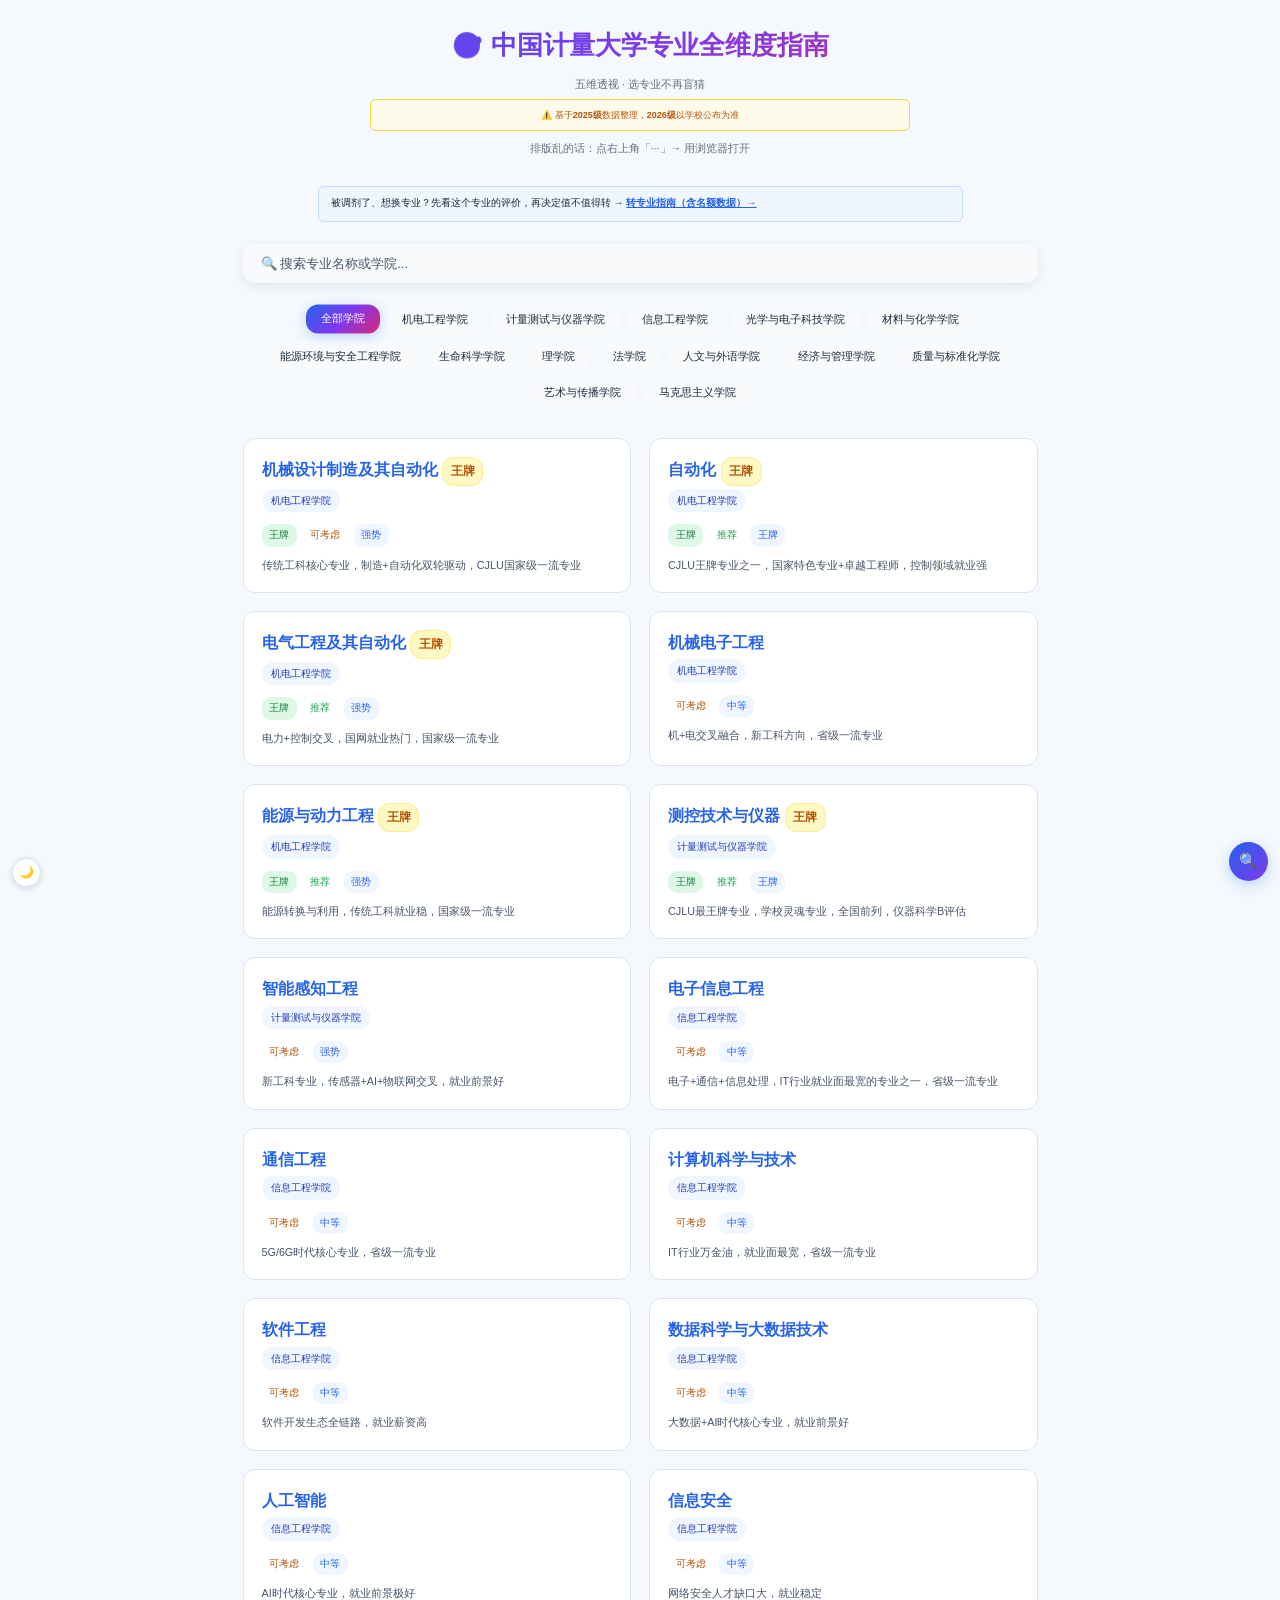
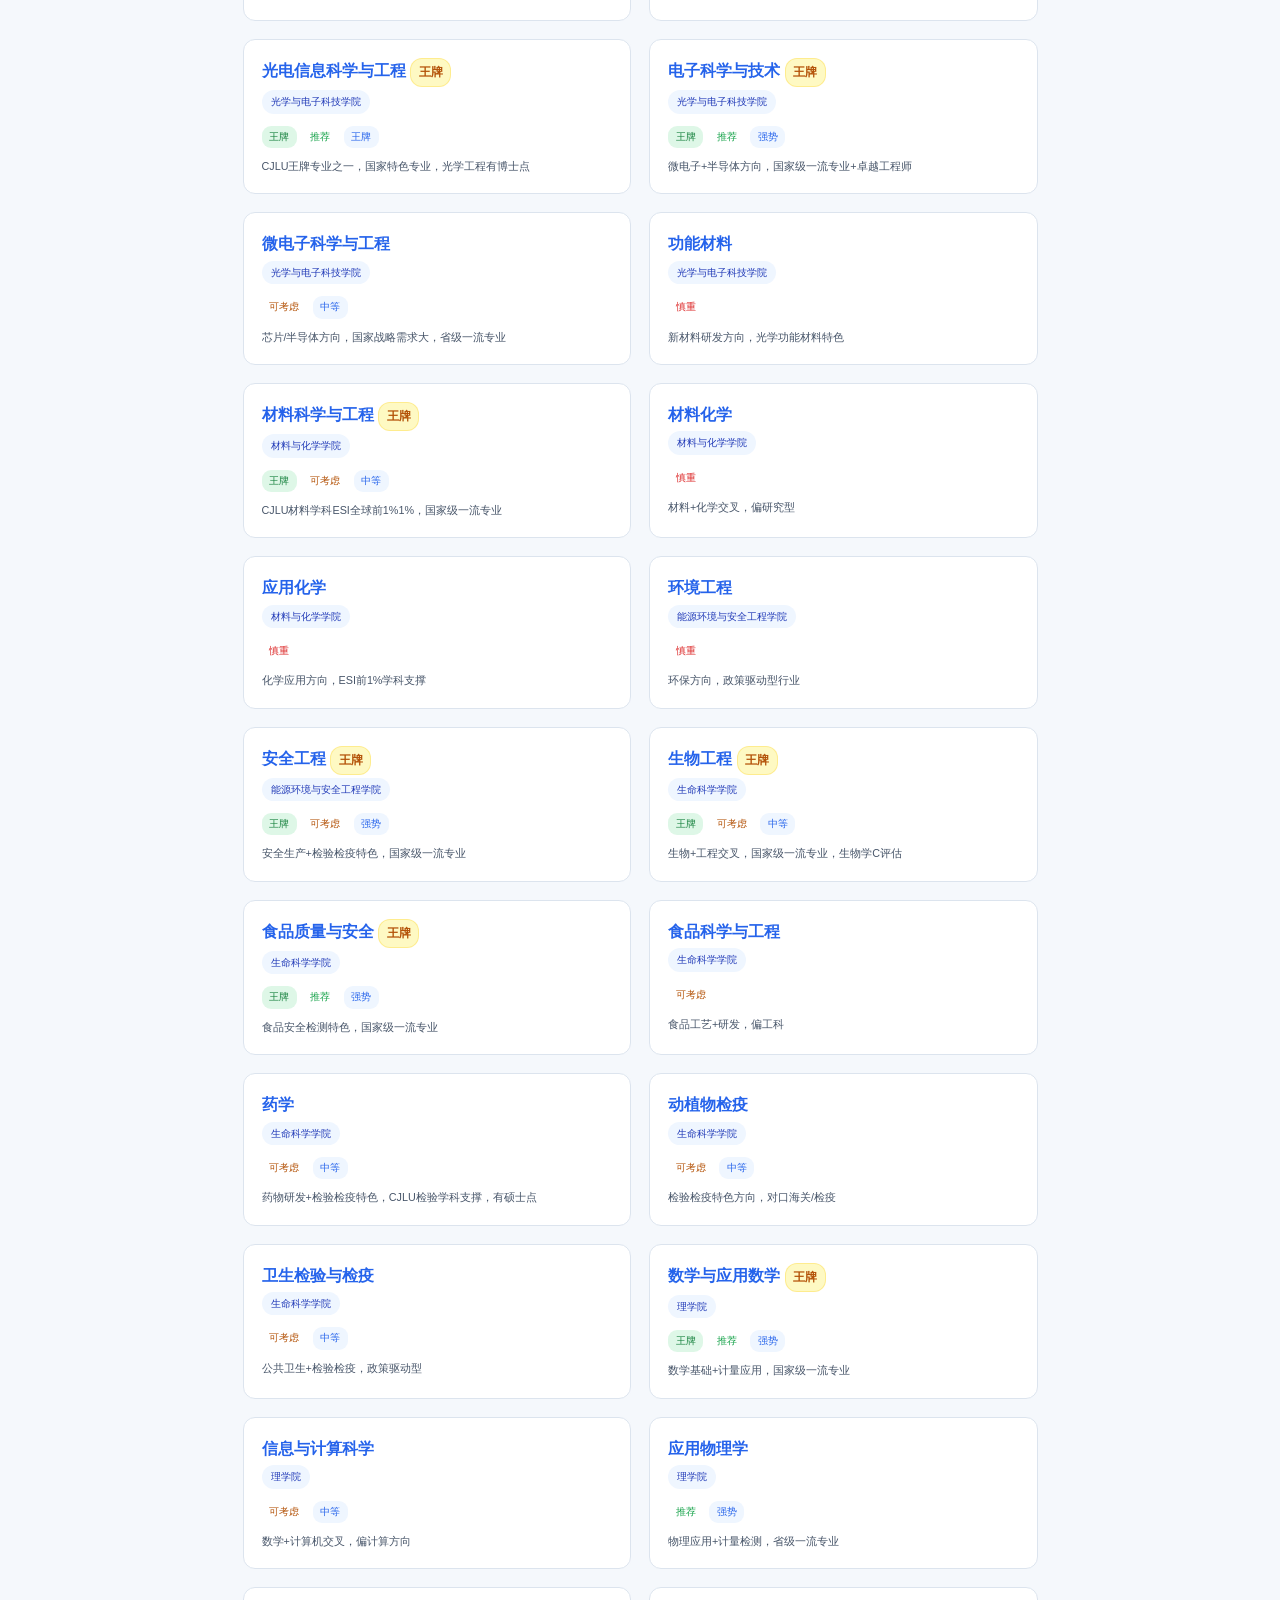
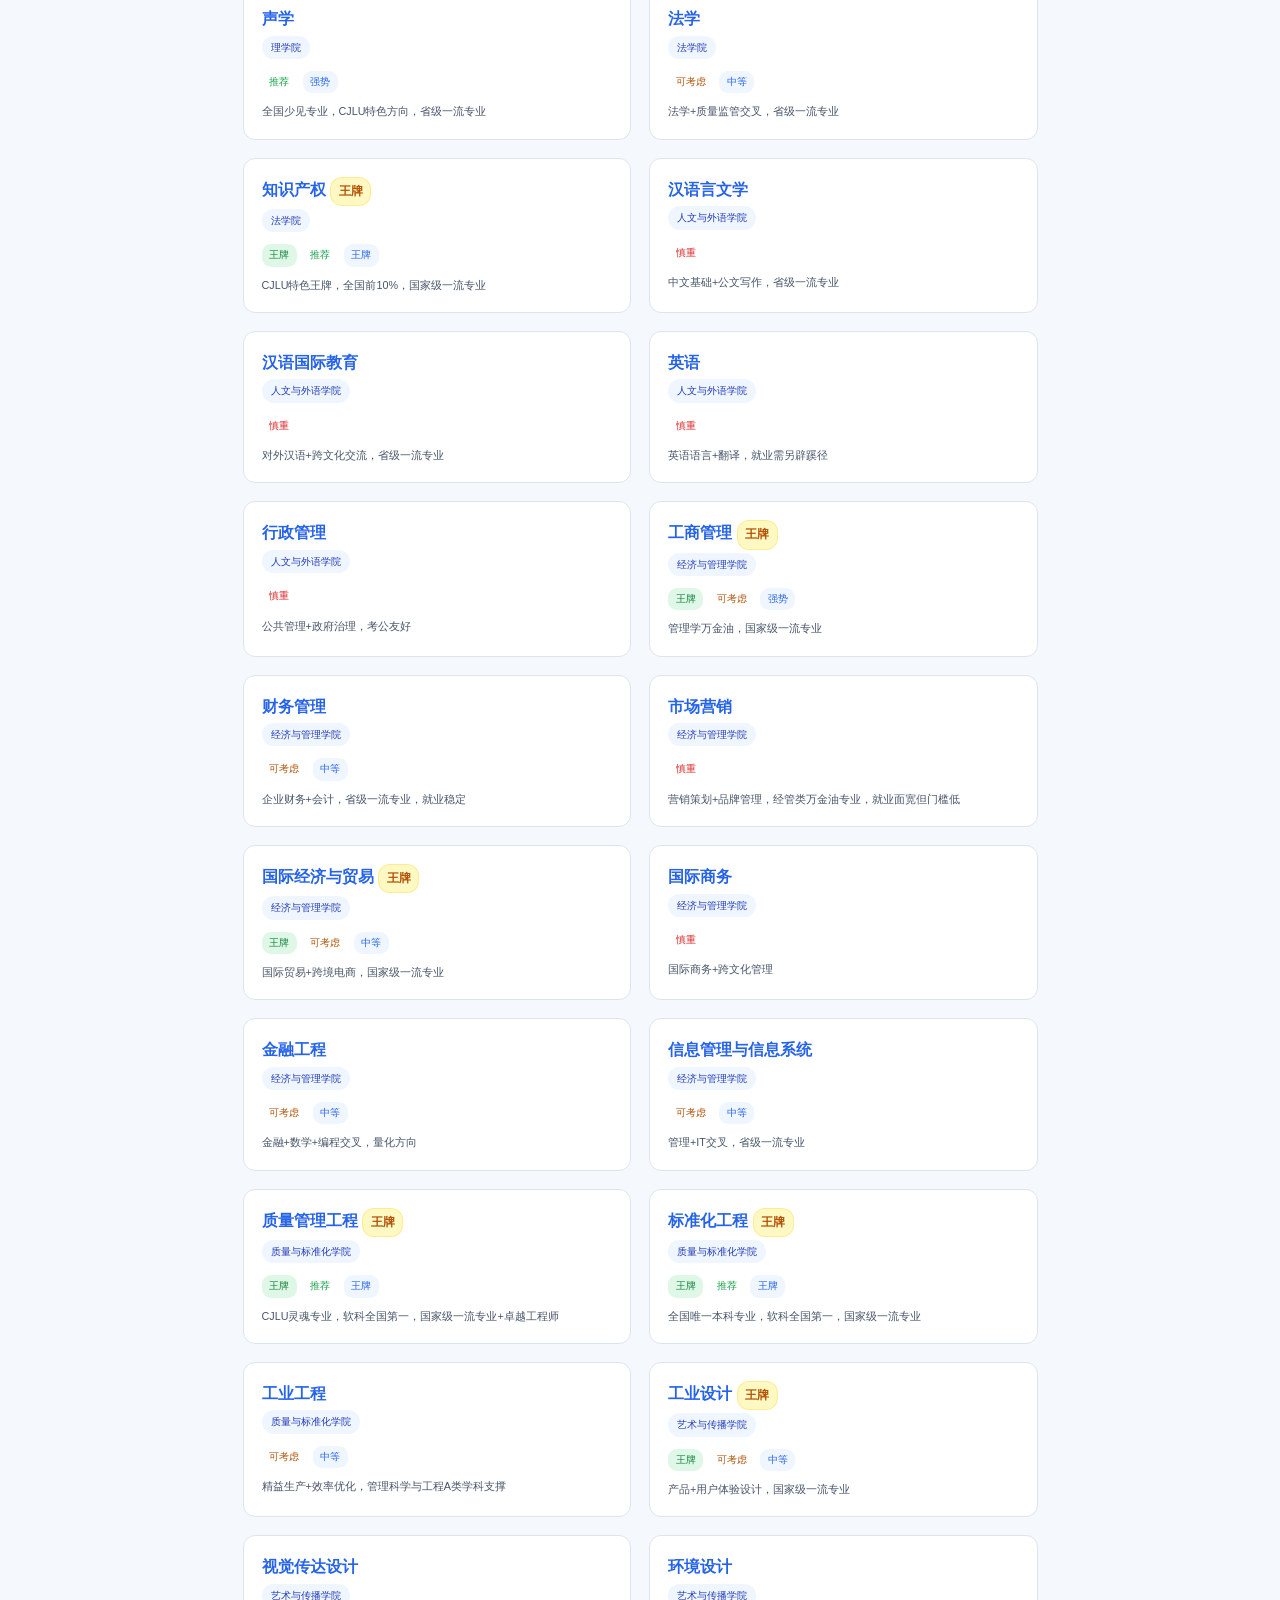
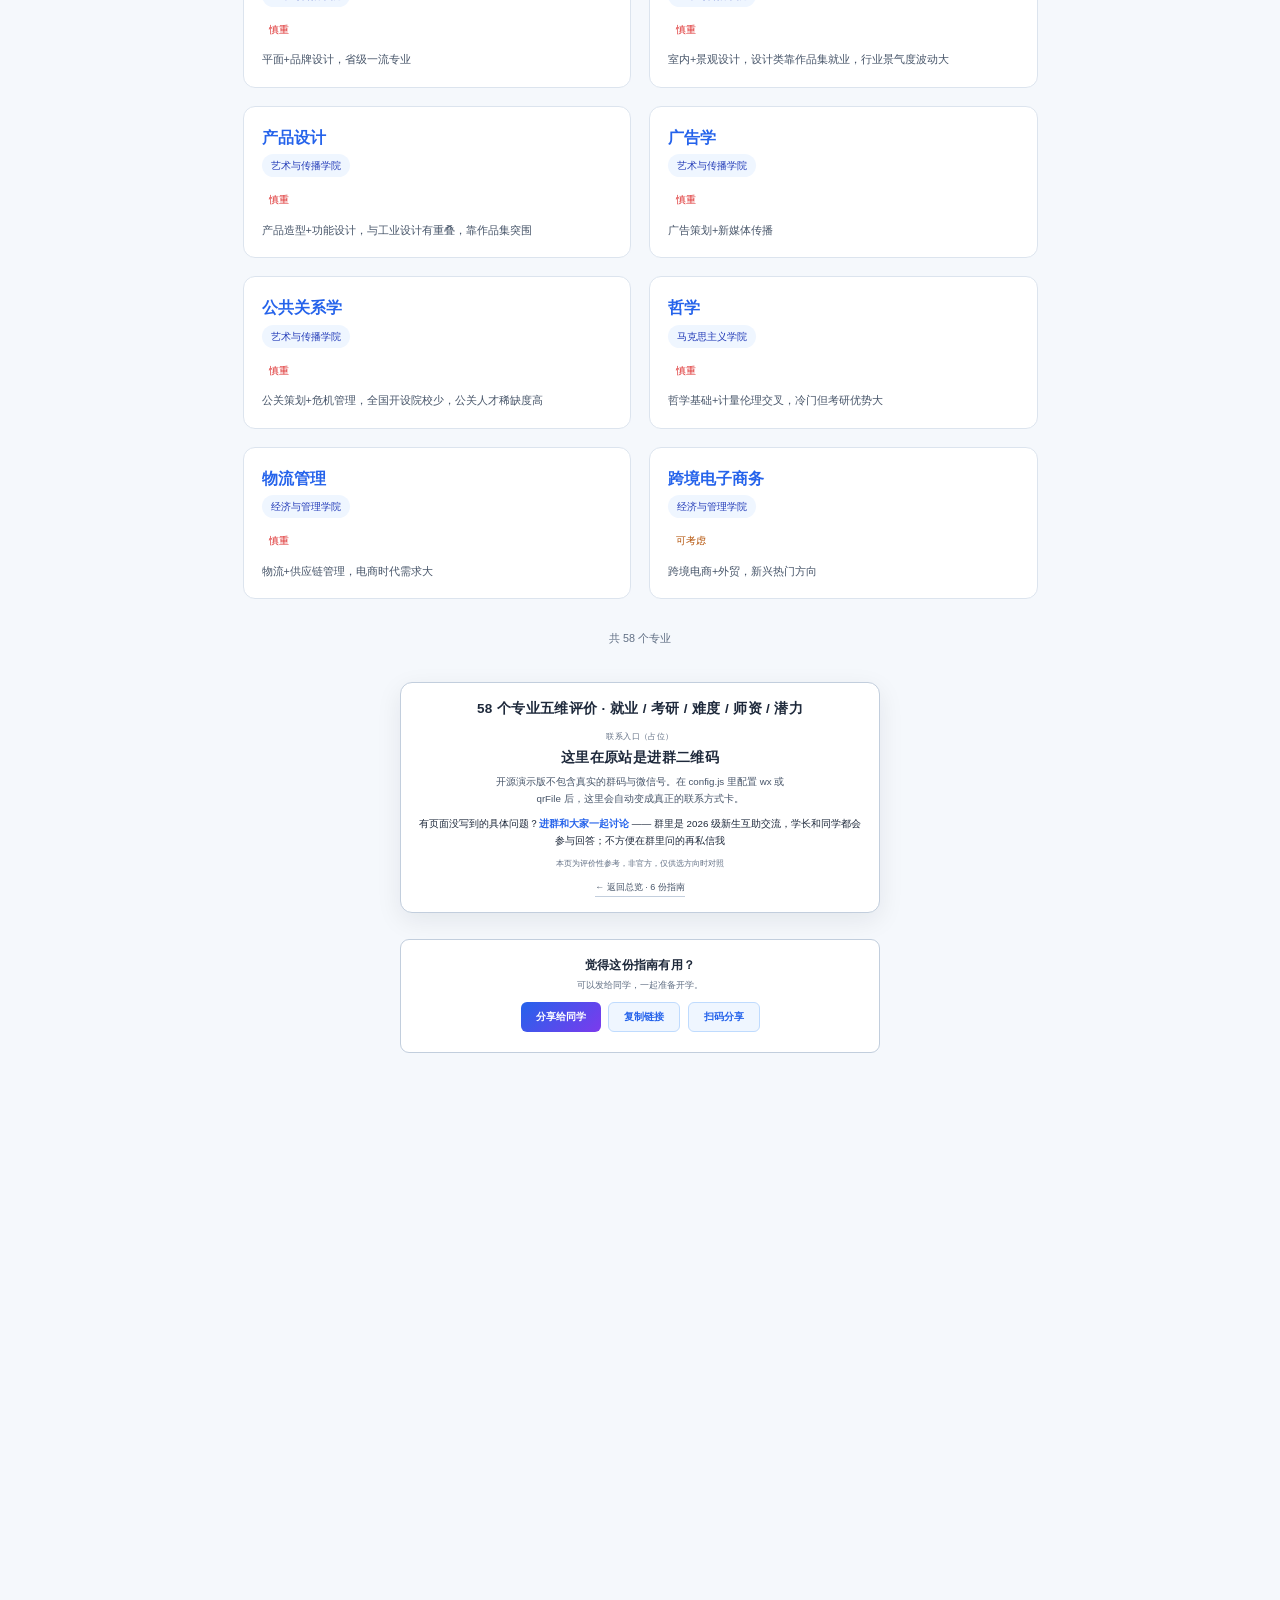
<file: major.html>
<!DOCTYPE html>
<html lang="zh-CN">
<head>
    <meta charset="UTF-8">
    <meta name="viewport" content="width=device-width, initial-scale=1.0">
    <title>中国计量大学专业全维度指南</title>
    <link rel="stylesheet" href="theme.css?v=20260918a">
    <script src="theme.js?v=20260918a"></script>
<style>
        * { margin:0; padding:0; box-sizing:border-box; }
        body {
            zoom:75%;
            font-family:var(--font);
            background:var(--bg);
            min-height:100vh;
            color:var(--text);
        }
        .header {
            padding:var(--gap-4xl) var(--gap-2xl) var(--gap-3xl);
            text-align:center;
        }
        .header h1 { font-size:var(--fs-h1); font-weight:800; margin-bottom:var(--gap-md); background:linear-gradient(135deg, var(--accent), var(--purple), var(--pink)); -webkit-background-clip:text; background-clip:text; -webkit-text-fill-color:transparent; color:transparent; }
        .header p { color:var(--sub); font-size:var(--fs-md-em); }
        .tip-text { color:var(--sub2); font-size:var(--fs-sm-em); margin-top:var(--gap-md); }
        .search-container { max-width:var(--w-grid); margin:30px auto; padding:0 var(--gap-2xl); }
        .search-box {
            width:100%; padding:var(--gap-xl) var(--gap-3xl); font-size:var(--fs-xl-em); border:none; border-radius:var(--r-lg);
            background:var(--card2); color:var(--text); backdrop-filter:blur(10px);
            box-shadow:0 4px 15px rgba(15,23,42,.08); transition:all 0.3s ease;
        }
        .search-box:focus { outline:none; background:var(--card); box-shadow:0 4px 20px rgba(96,165,250,0.4); }
        .search-box::placeholder { color:var(--sub2); }
        .college-nav {
            max-width:var(--w-grid); margin:20px auto; padding:0 var(--gap-2xl);
            display:flex; flex-wrap:wrap; gap:var(--gap-md); justify-content:center;
        }
        .college-btn {
            padding:var(--gap-md) var(--gap-2xl); border:none; border-radius:var(--r-lg);
            background:var(--card2); color:var(--text); cursor:pointer;
            transition:all 0.3s ease; font-size:var(--fs-md-em);
        }
        .college-btn:hover, .college-btn.active {
            background:linear-gradient(135deg, var(--accent), var(--purple), var(--pink)); color:#FFFFFF;
            transform:translateY(-2px); box-shadow:0 4px 15px rgba(96,165,250,0.4);
        }
        .container {
            max-width:var(--w-grid); margin:0 auto; padding:var(--gap-2xl);
            display:grid; grid-template-columns:repeat(auto-fill, minmax(350px, 1fr)); gap:var(--gap-3xl);
        }
        .major-card {
            background:var(--card); border-radius:var(--r-lg); padding:var(--gap-3xl);
            backdrop-filter:blur(10px); border:1px solid var(--line);
            transition:all 0.3s ease; cursor:pointer;
        }
        .major-card:hover {
            transform:translateY(-5px); background:var(--card2);
            border-color:var(--brand-light); box-shadow:0 10px 30px rgba(15,23,42,.08);
        }
        .major-name { font-size:var(--fs-h2-em); font-weight:bold; color:var(--accent); margin-bottom:var(--gap-xs); }
        .college-tag {
            display:inline-block; padding:var(--gap-xs) var(--gap-lg);
            background:var(--brand-soft); border-radius:var(--r-lg);
            font-size:var(--fs-sm-em); color:#2039B7;
        }
        .ace-tag {
            display:inline-block; padding:var(--gap-xs) var(--gap-md); margin-left:var(--gap-sm);
            background:#FEF9C3; border-radius:var(--r-lg);
            font-size:var(--fs-xs-em); color:var(--yellow); border:1px solid rgba(250,204,21,0.3);
        }
        .dimension-row {
            display:flex; gap:var(--gap); margin-top:var(--gap-xl); flex-wrap:wrap;
        }
        .dim-badge {
            padding:var(--gap-xs) var(--gap-md); border-radius:var(--r-md); font-size:var(--fs-xs-em);
            background:var(--card2); color:var(--sub);
        }
        .dim-badge.strong { background:rgba(34,197,94,0.15); color:var(--green); }
        .dim-badge.medium { background:rgba(59,130,246,0.15); color:var(--accent); }
        .dim-badge.weak { background:var(--red-soft); color:var(--red); }
        .brief { margin-top:var(--gap-lg); font-size:var(--fs-md-em); color:var(--sub2); line-height:var(--lh); }
        /* 弹窗 */
        .modal { display:none; position:fixed; top:0; left:0; width:100%; height:100%; background:rgba(0,0,0,0.8); z-index:1000; overflow-y:auto; padding:var(--gap-5xl) var(--gap-2xl); }
        .modal.active { display:flex; justify-content:center; align-items:flex-start; }
        .modal-content {
            background:linear-gradient(135deg, #FFFFFF 0%, var(--bg) 100%);
            border-radius:var(--r-lg); max-width:var(--w-wide); width:100%; padding:var(--gap-5xl);
            position:relative; border:1px solid var(--line);
            box-shadow:0 20px 60px rgba(15,23,42,.08);
        }
        .close-btn { position:absolute; top:20px; right:25px; font-size:var(--fs-h1); color:var(--sub); cursor:pointer; transition:color 0.3s; }
        .close-btn:hover { color:var(--text); }
        .modal-header { text-align:center; margin-bottom:var(--gap-4xl); padding-bottom:var(--gap-2xl); border-bottom:1px solid var(--line); }
        .modal-header h2 { font-size:var(--fs-h1); color:var(--accent); margin-bottom:var(--gap-md); }
        .modal-header .college-info { color:var(--sub); font-size:var(--fs-lg-em); }
        .modal-ace { display:inline-block; padding:var(--gap-xs) var(--gap-lg); background:#FEF9C3; border-radius:var(--r-lg); font-size:var(--fs-sm-em); color:var(--yellow); margin-left:var(--gap); border:1px solid rgba(250,204,21,0.3); }
        /* 五维度tabs */
        .dim-tabs { display:flex; gap:var(--gap); margin-bottom:var(--gap-3xl); flex-wrap:wrap; justify-content:center; }
        .dim-tab {
            padding:var(--gap-md) var(--gap-xl); border:none; border-radius:var(--r-lg); cursor:pointer;
            font-size:var(--fs-md-em); font-weight:600; transition:all 0.3s ease;
            background:var(--card2); color:var(--sub);
        }
        .dim-tab:hover { background:var(--card2); }
        .dim-tab.active { background:linear-gradient(135deg, var(--accent), var(--purple), var(--pink)); color:white; }
        .dim-panel { display:none; }
        .dim-panel.active { display:block; }
        .section-block {
            background:var(--card); border-radius:var(--r-md); padding:var(--gap-2xl);
            margin-bottom:var(--gap-xl); border:1px solid var(--line);
        }
        .section-block h4 { color:var(--accent); margin-bottom:var(--gap-lg); font-size:var(--fs-lg-em); }
        .section-block p, .section-block li { color:var(--sub2); font-size:var(--fs-md-em); line-height:var(--lh-loose); }
        .section-block ul { list-style:none; padding:0; }
        .section-block li { padding:var(--gap-xs) 0; border-bottom:1px solid var(--line); }
        .section-block li:last-child { border-bottom:none; }
        .section-block li::before { content: "▸ "; color:var(--accent); }
        .highlight { color:var(--yellow); font-weight:600; }
        .good { color:var(--green); }
        .warn { color:var(--red); }
        .info-box {
            background:rgba(59,130,246,0.1); border-left:3px solid #3b82f6;
            padding:var(--gap-lg) var(--gap-xl); border-radius:var(--r-sm); margin-top:var(--gap-md);
            font-size:var(--fs-md-em); color:var(--accent);
        }
        .warn-box {
            background:rgba(239,68,68,0.08); border-left:3px solid #ef4444;
            padding:var(--gap-lg) var(--gap-xl); border-radius:var(--r-sm); margin-top:var(--gap-md);
            font-size:var(--fs-md-em); color:var(--red);
        }
        .tag-list { display:flex; flex-wrap:wrap; gap:var(--gap); margin-top:var(--gap); }
        .tag-item {
            padding:var(--gap-xs) var(--gap-lg); background:var(--brand-soft); border-radius:var(--r-lg);
            font-size:var(--fs-sm-em); color:#2039B7;
        }
        .stats { text-align:center; padding:var(--gap-2xl); color:var(--sub); font-size:var(--fs-md-em); }
        .hidden { display:none !important; }
        @media (max-width: 768px) {
            .container { grid-template-columns:1fr; }
            .modal-content { padding:var(--gap-3xl); }
            .header h1 { font-size:var(--fs-h1); }
        }
        /* Watermark */
/* ===== 结尾转化卡 ===== */
.cta-card{max-width:var(--w-narrow);margin:26px auto 34px;background:var(--card);border:1px solid var(--line2);border-radius:var(--r-lg);padding:var(--gap-2xl) var(--gap-2xl);text-align:center;box-shadow:0 10px 34px rgba(15,23,42,.08)}
.cta-hook{margin:0 0 var(--gap-lg);color:var(--text);font-size:var(--fs-xl);font-weight:700;letter-spacing:.5px}
.cta-wx{display:inline-flex;align-items:center;gap:var(--gap-md);background:var(--card2);border:1px solid var(--line2);border-radius:var(--r-md);padding:var(--gap) var(--gap-2xl)}
.cta-wx-id{color:var(--text);font-size:var(--fs-xl);font-weight:700;letter-spacing:2px;user-select:all;-webkit-user-select:all}
.cta-wx-tip{color:var(--sub2);font-size:var(--fs-xs)}
.cta-ask{margin:var(--gap-lg) 0 0;color:var(--text);font-size:var(--fs-sm);line-height:var(--lh)}
.cta-ask b{color:var(--accent)}
.cta-note{margin:var(--gap-md) 0 0;color:var(--sub);font-size:var(--fs-2xs);line-height:var(--lh)}
.cta-home{display:inline-block;margin-top:var(--gap-lg);color:var(--sub2);font-size:var(--fs-xs);text-decoration:none;border-bottom:1px solid var(--line2);padding-bottom:1px}
.cta-home:hover{color:var(--text)}
@media(max-width:640px){.cta-card{padding:var(--gap-xl) var(--gap-lg)}.cta-hook{font-size:var(--fs-lg)}}
    </style>
</head>
<body>    <div class="header">
        <h1>🎯 中国计量大学专业全维度指南</h1>
        <p>五维透视 · 选专业不再盲猜</p>
<div style="max-width:var(--w-page);margin:8px auto 0;padding:var(--gap-md) var(--gap-xl);background:var(--yellow-soft);border:1px solid var(--yellow-line);border-radius:var(--r-sm);font-size:var(--fs-2xs-em);color:var(--yellow);text-align:center">
  ⚠️ 基于<strong>2025级</strong>数据整理，<strong>2026级</strong>以学校公布为准
</div>
        <p class="tip-text">排版乱的话：点右上角「···」→ 用浏览器打开</p>
    </div>
    <div style="max-width:var(--w-wide);margin:14px auto 0;padding:var(--gap-md) var(--gap-xl);background:var(--brand-soft);border:1px solid var(--brand-line);border-radius:var(--r-sm);font-size:var(--fs-sm-em);color:var(--text);line-height:var(--lh-loose)">
      被调剂了、想换专业？先看这个专业的评价，再决定值不值得转 →
      <a href="transfer.html" style="color:var(--accent);font-weight:700">转专业指南（含名额数据）→</a>
    </div>
    <div class="search-container">
        <input type="text" class="search-box" id="searchInput" placeholder="🔍 搜索专业名称或学院...">
    </div>
    <div class="college-nav" id="collegeNav">
        <button class="college-btn active" data-college="all">全部学院</button>
    </div>
    <div class="container" id="majorContainer"></div>
    <div class="stats" id="stats"></div>
    <div class="modal" id="majorModal">
        <div class="modal-content">
            <span class="close-btn" onclick="closeModal()">&times;</span>
            <div id="modalContent"></div>
        </div>
    </div>
<script>
// === 专业数据 ===
const majorsData = [
  {
    name: "机械设计制造及其自动化",
    college: "机电工程学院",
    brief: "传统工科核心专业，制造+自动化双轮驱动，CJLU国家级一流专业",
    ace: true,
    learn: {
      coreCourses:["工程图学", "理论力学", "材料力学", "机械原理", "机械设计", "机械制造技术", "自动控制理论", "互换性与测量基础"],
      suitFor: "对机械结构和制造工艺感兴趣、动手能力强、空间想象力好的同学。适合喜欢从图纸到实物全流程的工科生。"
    },
    employment: {
      industries:["装备制造", "汽车工业", "精密仪器", "自动化设备"],
      civil: "可报海关、质检、特种设备监察等岗位，但岗位少竞争大"
    },
    discipline: {
      level: "强势",
      strength: "CJLU老牌工科，有机械工程一级硕士点，工程教育认证专业，实力扎实",
      feature: "计量检测+精密制造方向，对接制造业质量管控",
      degrees: "硕士点：机械工程（一级学科）"
    },
    grad: {
      directions:["机械工程", "机械制造及其自动化", "机械电子工程", "车辆工程", "智能制造"],
      difficulty: "难度中等。本校机械工程硕士点承接友好，考外校985有一定难度",
      cross: "可跨考机械电子、自动化、控制、车辆等方向，跨考范围较宽"
    },
    transfer: {
      should: "看个人",
      reason: "机械是国家级一流不差，但薪资和深造上限不如王牌(测控/自动化)。想走制造可留，想高薪或深造建议转",
      barrier: "转入王牌需绩点3.5+，门槛不低"
    },
    rating: {
      verdict: "可考虑",
      summary: "CJLU强势工科，就业稳定但薪资一般，制造业方向对口"
    },
    newData: {
      careers: [
        {
          title: "机械工程师",
          desc: "画图+选材+工艺，制造企业核心岗，稳定但涨薪慢",
          suit: "做事毛糙又重复做一件事就烦、只喜欢算和画、不想碰实物"
        },
        {
          title: "设备工程师",
          desc: "工厂设备维护保养，门槛低但偏累",
          suit: "只想算和画、不想碰实物、跑现场/加班就怨"
        },
        {
          title: "质量工程师",
          desc: "产品质检+体系维护，CJLU计量特色对口",
          suit: "容易漏细节、做事毛糙、让按规范填表就头疼"
        },
        {
          title: "技术销售",
          desc: "卖设备/仪器，收入靠提成，上限高但不稳定",
          suit: "和陌生人说话就紧张、只懂技术、和陌生人搭不上话"
        }
      ],
      suitFor: "大学要画图(CAD/SolidWorks)+金工实习摸机床，不是纯坐办公室。不排斥车间、喜欢从图纸到实物全流程的适合",
      softSkills: "CAD/制图能力是硬门槛，英语好可进外企设备岗，PMP证书对项目管理加分",
      paths: {
        gradSchool: {
          fit: "一般适配",
          how: "本校机械工程硕士点承接友好，考浙大/上交等985需高分。考研方向：机械制造、机械电子、车辆",
          tip: "考研对本专业提升有限，除非想做研发岗或转方向"
        },
        employment: {
          fit: "适配",
          how: "制造业岗位多但起薪偏低，杭州装备制造企业不少。建议在校多实习+学CAD/SolidWorks",
          tip: "就业不愁但薪资天花板低，想高薪得转管理或技术销售"
        },
        startup: {
          fit: "不太适配",
          how: "机械创业门槛高(资金+设备)，但精密加工小作坊有细分市场",
          tip: "想创业建议先积累行业人脉和供应链经验"
        }
      },
      transfer: {
        should: "看个人",
        reason: "机械是国家级一流不差，但薪资和深造上限不如王牌(测控/自动化)。想走制造可留，想高薪或深造建议转",
        barrier: "转入王牌需绩点3.5+，门槛不低"
      }
    }
  },
  {
    name: "自动化",
    college: "机电工程学院",
    brief: "CJLU王牌专业之一，国家特色专业+卓越工程师，控制领域就业强",
    ace: true,
    learn: {
      coreCourses:["自动控制理论", "现代控制理论", "电力电子技术", "电机与拖动", "过程控制", "计算机控制系统", "传感器与检测技术", "微机原理及其应用"],
      suitFor: "逻辑思维强、对系统控制和智能算法感兴趣的同学。数学基础好的理科生尤其适合。"
    },
    employment: {
      industries:["工业自动化", "智能制造", "机器人", "电力系统", "物联网"],
      civil: "可报海关机电岗、质检自动化岗、应急管理岗，适配度较高"
    },
    discipline: {
      level: "王牌",
      strength: "CJLU顶级专业，国家特色+国家级一流+卓越工程师，控制学科浙江省A类",
      feature: "工业控制+智能检测，CJLU控制方向全省认可度高",
      degrees: "硕士点：控制科学与工程（一级学科）"
    },
    grad: {
      directions:["控制科学与工程", "控制理论与控制工程", "检测技术与自动化装置", "模式识别与智能系统", "人工智能"],
      difficulty: "考研竞争中等偏上。本校控制硕士点实力不错，考浙大等985需较高分数",
      cross: "可跨考计算机、人工智能、电子信息等热门方向，跨考友好度高"
    },
    transfer: {
      should: "不建议转出",
      reason: "国家级一流+卓越工程师+控制学科省A类，就业深造双优，转出性价比低",
      barrier: "转入竞争大，需绩点3.5+"
    },
    rating: {
      verdict: "推荐",
      summary: "CJLU王牌专业，就业强升学好，智能制造方向前景广阔"
    },
    newData: {
      careers: [
        {
          title: "控制工程师",
          desc: "设计PLC/DCS控制系统，工厂自动化核心，需求稳定",
          suit: "条件一多就理不清、推理链一长就跟丢、不想从整体看问题、只想管自己那块"
        },
        {
          title: "算法工程师",
          desc: "做控制算法/优化算法，门槛高但薪资好，硕士起步",
          suit: "看到长公式推导就头大、公式推导超过半页就放弃"
        },
        {
          title: "嵌入式开发",
          desc: "单片机/ARM开发，软硬结合，就业面广",
          suit: "只想纯软或纯硬"
        },
        {
          title: "工业互联网工程师",
          desc: "工业4.0方向，新兴岗位，政策加持",
          suit: "不想工业互联网两头沾"
        }
      ],
      suitFor: "控制+编程+数学三合一，课表杂但每样都沾点。数学还行、不排斥编程、对'让机器自己跑'感兴趣的适合",
      softSkills: "编程能力(Python/C)是加分项，英语好看英文技术文档优势大，数学建模竞赛对算法岗有帮助",
      paths: {
        gradSchool: {
          fit: "适配",
          how: "本校控制科学与工程硕士点实力不错，考研方向多(控制理论/检测/模式识别/AI)。考浙大需高分",
          tip: "考研性价比高，硕士可进算法岗薪资翻倍"
        },
        employment: {
          fit: "很适配",
          how: "工业自动化+智能制造需求大，杭州/长三角岗位多。体制内也有适配岗(海关机电/质检)",
          tip: "本科就业就行，但想做算法建议读研"
        },
        startup: {
          fit: "一般适配",
          how: "工业自动化项目制创业有空间，但需要行业资源和项目经验",
          tip: "先在大厂积累3-5年再做自动化集成商"
        }
      },
      transfer: {
        should: "不建议转出",
        reason: "国家级一流+卓越工程师+控制学科省A类，就业深造双优，转出性价比低",
        barrier: "转入竞争大，需绩点3.5+"
      }
    }
  },
  {
    name: "电气工程及其自动化",
    college: "机电工程学院",
    brief: "电力+控制交叉，国网就业热门，国家级一流专业",
    ace: true,
    learn: {
      coreCourses:["电路", "模拟电子技术", "数字电子技术", "电机学", "电力电子技术", "电力系统分析", "自动控制理论", "微机原理及其应用"],
      suitFor: "对电力系统、新能源技术感兴趣，数学物理基础扎实的同学。想进国网/电力企业的首选。"
    },
    employment: {
      industries:["电力系统", "新能源", "电气设备制造", "自动化"],
      civil: "可报国家能源局、电力监管、应急管理岗，每年30+人进国家电网"
    },
    discipline: {
      level: "强势",
      strength: "国家级一流专业，依托控制A类学科，央企招聘优势明显",
      feature: "电力+计量检测，对接国家电网和新能源产业",
      degrees: "硕士点：依托控制科学与工程（一级学科）"
    },
    grad: {
      directions:["电气工程", "电力系统及其自动化", "电力电子与电力传动", "控制科学与工程", "新能源技术"],
      difficulty: "考研竞争大，电气工程是热门方向。考本校控制方向相对友好",
      cross: "可跨考控制、电子信息、计算机等方向"
    },
    transfer: {
      should: "看个人",
      reason: "进国电网是独有优势，但深造上限不如测控(有博士点)。想进体制可留，想深造转",
      barrier: "转入竞争较大，需绩点3.3+"
    },
    rating: {
      verdict: "推荐",
      summary: "CJLU强势专业，国家电网直通车，就业稳定"
    },
    newData: {
      careers: [
        {
          title: "电力系统工程师",
          desc: "电网调度/变电站设计，铁饭碗中的铁饭碗",
          suit: "不甘心安稳拿死工资、不接受倒班、要规律作息"
        },
        {
          title: "电气设计工程师",
          desc: "建筑/工厂电气设计，画图为主，稳定",
          suit: "容易漏细节、画图超过一小时就坐办公室超过两小时就想走"
        },
        {
          title: "新能源工程师",
          desc: "光伏/风电/储能方向，政策红利期，成长快",
          suit: "对新能源没兴趣、不想下车间/跑工地"
        },
        {
          title: "国家电网",
          desc: "每年30+人进国网，CJLU电气最强就业通道",
          suit: "不甘心安稳拿死工资、想赚快钱、稳定工资看不上"
        }
      ],
      suitFor: "和电力系统/国网挂钩最紧的专业。想进国网求稳的优先，但要接受工科节奏+部分现场",
      softSkills: "进国网需提前准备考试(行测+专业)，英语四级是门槛，注册电气工程师证书含金量高",
      paths: {
        gradSchool: {
          fit: "适配",
          how: "本校有电气硕士点，考研方向：电力系统/电力电子/新能源。考华电/浙大需高分",
          tip: "想进国网省调/信通公司需硕士，本科进市局/县局"
        },
        employment: {
          fit: "很适配",
          how: "国网是第一选择每年30+人进，其次电力设计院/新能源企业/电气设备公司",
          tip: "国网考试大三开始准备别等大四"
        },
        startup: {
          fit: "不太适配",
          how: "电力行业垄断性强创业机会少，小型电气安装公司门槛低但利润薄",
          tip: "新能源方向创业有政策支持但需要资金和人脉"
        }
      },
      transfer: {
        should: "看个人",
        reason: "进国电网是独有优势，但深造上限不如测控(有博士点)。想进体制可留，想深造转",
        barrier: "转入竞争较大，需绩点3.3+"
      }
    }
  },
  {
    name: "机械电子工程",
    college: "机电工程学院",
    brief: "机+电交叉融合，新工科方向，省级一流专业",
    ace: false,
    learn: {
      coreCourses:["电路与模拟电子技术", "机电传动控制", "机电一体化系统设计", "机械设计", "机械原理", "检测技术", "理论力学", "数字电子技术"],
      suitFor: "对机械和电子都感兴趣、喜欢动手做项目的同学。适合想做机器人、自动化设备的工科生。"
    },
    employment: {
      industries:["智能制造", "机器人", "自动化设备", "汽车电子"],
      civil: "适配度一般，岗位较少"
    },
    discipline: {
      level: "中等",
      strength: "省级一流专业，依托机械工程B类学科，实力中等",
      feature: "机电一体化方向，偏应用型",
      degrees: "硕士点：依托机械工程（一级学科）"
    },
    grad: {
      directions:["机械工程", "机械电子工程", "机器人工程", "控制科学与工程", "智能制造"],
      difficulty: "难度中等，本校硕士点承接",
      cross: "可跨考自动化、控制、计算机等方向"
    },
    transfer: {
      should: "建议转",
      reason: "机电什么都学什么都不精，自动化/测控学科实力更强且方向更明确",
      barrier: "转入王牌需绩点3.5+，转入中等专业门槛一般"
    },
    rating: {
      verdict: "可考虑",
      summary: "CJLU中等专业，就业面稍窄，转王牌更划算"
    },
    newData: {
      careers: [
        {
          title: "机电工程师",
          desc: "机械+电气+控制三合一，偏系统集成，应用面广",
          suit: "只想钻单一方向、只想钻一个方向"
        },
        {
          title: "机器人工程师",
          desc: "工业机器人编程/集成，热门方向但岗位集中在大城市",
          suit: "对机器人没兴趣、不会写代码"
        },
        {
          title: "自动化维护工程师",
          desc: "工厂产线维护，稳定但偏体力",
          suit: "只想算和画、不想碰实物、不接受倒班、要规律作息"
        }
      ],
      suitFor: "机械+电子+软件三个方向都学，万金油型。不想只学一个方向、想什么都懂一点的适合，但要接受课多且杂",
      softSkills: "编程能力(C/Python)是加分项，PLC编程证书实用，英语好看德国/日本技术文档",
      paths: {
        gradSchool: {
          fit: "一般适配",
          how: "考研可走机械电子/机器人/控制方向，本校有硕士点承接",
          tip: "考研方向比纯机械更灵活，可跨考控制/计算机"
        },
        employment: {
          fit: "适配",
          how: "制造业岗位多但不如自动化/测控薪资好，机器人方向热门但竞争也大",
          tip: "建议自学编程提升竞争力，纯机电岗薪资一般"
        },
        startup: {
          fit: "不太适配",
          how: "机电创业门槛中等，自动化集成/机器人应用有小机会",
          tip: "先积累集成项目经验再考虑"
        }
      },
      transfer: {
        should: "建议转",
        reason: "机电什么都学什么都不精，自动化/测控学科实力更强且方向更明确",
        barrier: "转入王牌需绩点3.5+，转入中等专业门槛一般"
      }
    }
  },
  {
    name: "能源与动力工程",
    college: "机电工程学院",
    brief: "能源转换与利用，传统工科就业稳，国家级一流专业",
    ace: true,
    learn: {
      coreCourses:["工程热力学", "传热学", "流体力学", "燃烧学", "锅炉原理", "汽轮机原理", "热工测量与仪表", "新能源技术"],
      suitFor: "物理基础好、对能源转换和热力系统感兴趣的同学。适合想进电力/能源行业的工科生。"
    },
    employment: {
      industries:["电力", "新能源", "暖通空调", "双碳节能"],
      civil: "可报海关/质检/能源管理岗位，适配度中等"
    },
    discipline: {
      level: "强势",
      strength: "国家级一流专业，双碳战略下需求增长",
      feature: "碳计量+能源检测，紧跟国家双碳政策",
      degrees: "硕士点：能源动力（专业学位）"
    },
    grad: {
      directions:["动力工程及工程热物理", "工程热物理", "热能工程", "新能源技术", "制冷与低温工程"],
      difficulty: "考研竞争中等，本校有能源动力专硕承接",
      cross: "可跨考控制、环境、安全等方向"
    },
    transfer: {
      should: "不必转",
      reason: "双碳政策红利+就业稳定，转测控深造上限更高但丢双碳特色",
      barrier: "转入测控竞争较大，需绩点3.5+"
    },
    rating: {
      verdict: "推荐",
      summary: "双碳政策加持，传统方向但前景好"
    },
    newData: {
      careers: [
        {
          title: "热能工程师",
          desc: "锅炉/汽轮机/换热器设计，传统但稳定",
          suit: "不甘心安稳拿死工资、受不了传统行业慢节奏"
        },
        {
          title: "新能源工程师",
          desc: "光伏/风电/氢能，政策红利方向，成长快",
          suit: "对双碳新能源没兴趣"
        },
        {
          title: "节能减排工程师",
          desc: "企业能效评估+改造，CJLU计量特色对口",
          suit: "对节能计量没兴趣"
        },
        {
          title: "国家电网",
          desc: "火电/新能源接入，稳定通道",
          suit: "不甘心安稳拿死工资"
        }
      ],
      suitFor: "围绕热能/新能源/双碳，偏传统工科节奏。求稳+跟政策走的适合，要接受部分现场工作",
      softSkills: "双碳政策是最大加分项，注册能源管理师证书有用，英语好可进外企能源咨询",
      paths: {
        gradSchool: {
          fit: "适配",
          how: "本校有动力工程硕士点，考研方向：热能/新能源/制冷。转测控深造上限更高",
          tip: "新能源方向读研后岗位质量明显更好"
        },
        employment: {
          fit: "很适配",
          how: "双碳政策红利期就业稳定，国网/能源企业/节能公司都有岗位",
          tip: "岗位有保障但不代表薪资高，想高薪得去新能源头部企业"
        },
        startup: {
          fit: "一般适配",
          how: "节能服务公司(ESCO)创业门槛中等，有政策补贴",
          tip: "先在节能公司积累项目经验再创业"
        }
      },
      transfer: {
        should: "不必转",
        reason: "双碳政策红利+就业稳定，转测控深造上限更高但丢双碳特色",
        barrier: "转入测控竞争较大，需绩点3.5+"
      }
    }
  },
  {
    name: "测控技术与仪器",
    college: "计量测试与仪器学院",
    brief: "CJLU最王牌专业，学校灵魂专业，全国前列，仪器科学B评估",
    ace: true,
    learn: {
      coreCourses:["精密机械设计基础", "电路与模拟电子技术", "数字电子技术", "自动控制理论", "传感器与检测技术", "误差理论与数据处理", "智能仪器设计", "计量学基础"],
      suitFor: "对精密测量、仪器设计感兴趣，数学物理基础好、做事细心的同学。CJLU计量特色最鲜明的专业。"
    },
    employment: {
      industries:["计量检测", "精密仪器", "国防军工", "高端制造", "自动化"],
      civil: "30%进市场监管局、计量院、质检所等体制内，专属岗位多"
    },
    discipline: {
      level: "王牌",
      strength: "CJLU绝对王牌，学科全国前20%有博士点+博士后流动站，行业垄断性就业",
      feature: "精密测量+智能检测，计量质检系统核心人才来源，全国不可替代",
      degrees: "博士点：仪器科学与技术（一级学科）+博士后流动站"
    },
    grad: {
      directions:["仪器科学与技术", "精密仪器与机械", "测试计量技术及仪器", "光电检测技术", "生物医学工程"],
      difficulty: "本校考研优势大，博士点直通。考外校如浙大、上交需高分",
      cross: "可跨考控制、光学工程、电子信息等方向，跨考友好"
    },
    transfer: {
      should: "绝对不要转出",
      reason: "国家级一流+博士点+行业垄断性就业，CJLU最强专业转出是巨大浪费",
      barrier: "转入竞争最激烈，需绩点3.8+且面试通过"
    },
    rating: {
      verdict: "推荐",
      summary: "CJLU最强王牌，行业垄断性就业，体制内专属通道，深造上限最高"
    },
    newData: {
      careers: [
        {
          title: "计量检定员",
          desc: "仪器仪表检定校准，体制内铁饭碗，CJLU独有对口",
          suit: "不甘心安稳拿死工资、想闯、容易漏细节、做事毛糙"
        },
        {
          title: "仪器研发工程师",
          desc: "设计传感器/检测仪器，技术含量高，CJLU最强方向",
          suit: "对精密仪器没兴趣、不想花几年死磕一个技术方向"
        },
        {
          title: "质量/认证工程师",
          desc: "质量体系+产品认证，企业刚需岗",
          suit: "做事差不多就行、不爱抠细节、让按规范填表就头疼"
        },
        {
          title: "特种设备检验员",
          desc: "电梯/压力容器等检验，体制内+技术壁垒高",
          suit: "不甘心安稳拿死工资、不愿跑现场"
        }
      ],
      suitFor: "CJLU王牌——全国开测控的多但做计量的只有CJLU，行业垄断性就业。对精度有执念、细心到强迫症的适合",
      softSkills: "注册计量师证书是行业硬通货，CMA/CNAS实验室经验加分大，英语好看国际标准(ISO/IEC)",
      paths: {
        gradSchool: {
          fit: "很适配",
          how: "本校有博士点+博士后流动站深造上限全校最高，考研方向：仪器科学/测试计量/精密仪器",
          tip: "博士毕业可进计量院/高校，是本专业天花板路径"
        },
        employment: {
          fit: "很适配",
          how: "体制内(市场监管局/计量院/质检所)+大厂(华为/海康/大华)双通道，行业壁垒高",
          tip: "体制内岗位是CJLU独有优势别浪费"
        },
        startup: {
          fit: "一般适配",
          how: "检测服务/校准实验室创业门槛中等有资质要求",
          tip: "先在计量院/检测机构积累资质和人脉"
        }
      },
      transfer: {
        should: "绝对不要转出",
        reason: "国家级一流+博士点+行业垄断性就业，CJLU最强专业转出是巨大浪费",
        barrier: "转入竞争最激烈，需绩点3.8+且面试通过"
      }
    }
  },
  {
    name: "智能感知工程",
    college: "计量测试与仪器学院",
    brief: "新工科专业，传感器+AI+物联网交叉，就业前景好",
    ace: false,
    learn: {
      coreCourses:["传感器原理", "智能感知技术", "物联网技术", "人工智能基础", "机器视觉", "信号处理", "嵌入式系统", "数据融合技术"],
      suitFor: "对传感器、物联网、人工智能交叉领域感兴趣的同学。数学好、编程能力强的同学尤为适合。"
    },
    employment: {
      industries:["智能传感", "物联网", "精密检测", "AI硬件"],
      civil: "可报计量院、质检等技术岗位"
    },
    discipline: {
      level: "强势",
      strength: "新设专业，依托仪器科学与技术博士点，方向前沿",
      feature: "智能传感+计量检测，紧跟AIoT趋势",
      degrees: "硕士/博士点：依托仪器科学与技术（一级学科博士点）"
    },
    grad: {
      directions:["仪器科学与技术", "人工智能", "电子信息", "计算机科学与技术", "控制科学与工程"],
      difficulty: "考研方向灵活，本校仪器学科有博士点直通",
      cross: "可跨考AI、计算机、控制等热门方向"
    },
    transfer: {
      should: "不建议转出",
      reason: "依托测控博士点+方向前沿新专业红利期，介意不确定性可转测控",
      barrier: "转入竞争一般需绩点3.0+"
    },
    rating: {
      verdict: "可考虑",
      summary: "新专业有博士点支撑，方向前沿，但还没毕业生验证"
    },
    newData: {
      careers: [
        {
          title: "传感器研发工程师",
          desc: "设计智能传感器，前沿方向需求增长快",
          suit: "对传感器物联网没兴趣"
        },
        {
          title: "感知算法工程师",
          desc: "信号处理+AI算法，硕士起步薪资好",
          suit: "数学或编程有一个跟不上"
        },
        {
          title: "物联网工程师",
          desc: "传感器网络+数据采集，应用面广",
          suit: "只想纯软或纯硬"
        }
      ],
      suitFor: "2026新专业(首次招生)，传感器/AI/物联网方向。愿意当新专业小白鼠的来，依托测控博士点方向前沿",
      softSkills: "编程(Python/C++)是核心技能，数学建模竞赛加分，英语好看前沿论文",
      paths: {
        gradSchool: {
          fit: "适配",
          how: "依托测控博士点考研方向：仪器科学/测试计量/AI",
          tip: "新专业考研反而有差异化优势"
        },
        employment: {
          fit: "一般适配",
          how: "方向热门但专业太新无往届数据参考",
          tip: "建议自学编程+算法提升竞争力"
        },
        startup: {
          fit: "不太适配",
          how: "太新太前沿创业需要技术积累和行业认知",
          tip: "先就业积累经验再考虑"
        }
      },
      transfer: {
        should: "不建议转出",
        reason: "依托测控博士点+方向前沿新专业红利期，介意不确定性可转测控",
        barrier: "转入竞争一般需绩点3.0+"
      }
    }
  },
  {
    name: "电子信息工程",
    college: "信息工程学院",
    brief: "电子+通信+信息处理，IT行业就业面最宽的专业之一，省级一流专业",
    ace: false,
    learn: {
      coreCourses:["电路", "模拟电子技术", "数字电子技术", "信号与系统", "数字信号处理", "通信原理", "微机原理及其应用", "电磁场与电磁波"],
      suitFor: "对电子技术和信号处理感兴趣，数学物理基础好的同学。想做硬件工程师或通信工程师的首选。"
    },
    employment: {
      industries:["电子制造", "通信", "物联网", "半导体", "嵌入式"],
      civil: "可报信息中心、工信局等岗位，适配度中等"
    },
    discipline: {
      level: "中等",
      strength: "省级一流专业，信息与通信工程学科支撑，实力中等",
      feature: "嵌入计量检测场景，对接长三角电子制造业",
      degrees: "硕士点：依托信息与通信工程/电子信息"
    },
    grad: {
      directions:["信息与通信工程", "通信与信息系统", "信号与信息处理", "电子科学与技术", "集成电路工程"],
      difficulty: "考研竞争中等偏上，本校硕士点承接友好",
      cross: "可跨考计算机、人工智能、控制等方向"
    },
    transfer: {
      should: "看个人",
      reason: "就业还行但深造上限不如测控/光电(有博士点)，对硬件感兴趣可留",
      barrier: "转入王牌竞争较大需绩点3.5+"
    },
    rating: {
      verdict: "可考虑",
      summary: "CJLU中等专业，就业尚可，但不是学校重点方向"
    },
    newData: {
      careers: [
        {
          title: "硬件工程师",
          desc: "电路设计+PCB画板，门槛中等越老越吃香",
          suit: "对电路没兴趣、调试超过一小时就坐办公室超过两小时就想走"
        },
        {
          title: "嵌入式工程师",
          desc: "单片机/ARM开发，软硬结合需求稳定",
          suit: "只想纯软或纯硬"
        },
        {
          title: "FPGA工程师",
          desc: "数字逻辑设计，门槛高薪资好但岗位少",
          suit: "数字电路逻辑理不清、不想碰底层细节"
        },
        {
          title: "测试工程师",
          desc: "电子产品测试验证，入门门槛低",
          suit: "容易漏细节、不在乎东西做得好不好"
        }
      ],
      suitFor: "硬件+电路为主，要画板子焊板子调试，不是纯写代码。喜欢看得见摸得着的东西、能接受调试枯燥的适合",
      softSkills: "会画PCB是硬技能，示波器/逻辑分析仪操作是基本功，英语好看芯片英文手册",
      paths: {
        gradSchool: {
          fit: "适配",
          how: "本校有电子信息硕士点，考研方向：电路与系统/信号处理/电磁场",
          tip: "想做FPGA/射频建议读研，本科硬件岗也行"
        },
        employment: {
          fit: "适配",
          how: "硬件工程师岗位多但起薪不如CS，杭州电子企业不少",
          tip: "建议精通一个方向(PCB/FPGA/射频)而非什么都懂一点"
        },
        startup: {
          fit: "不太适配",
          how: "硬件创业需要资金(开模/打样)门槛高",
          tip: "智能硬件方向有机会但需要供应链经验"
        }
      },
      transfer: {
        should: "看个人",
        reason: "就业还行但深造上限不如测控/光电(有博士点)，对硬件感兴趣可留",
        barrier: "转入王牌竞争较大需绩点3.5+"
      }
    }
  },
  {
    name: "通信工程",
    college: "信息工程学院",
    brief: "5G/6G时代核心专业，省级一流专业",
    ace: false,
    learn: {
      coreCourses:["电路", "信号与系统", "数字信号处理", "通信原理", "电磁场与电磁波", "高频电子线路", "无线通信系统", "数据通信与网络"],
      suitFor: "数学基础好、对无线通信和网络技术感兴趣的同学。适合想做通信系统研发的同学。"
    },
    employment: {
      industries:["通信运营商", "网络设备", "物联网", "5G应用"],
      civil: "可报工信局、通信管理局等，适配度一般"
    },
    discipline: {
      level: "中等",
      strength: "省级一流专业，信息与通信工程B类学科，实力中等",
      feature: "通信+计量，偏应用方向",
      degrees: "硕士点：依托信息与通信工程"
    },
    grad: {
      directions:["信息与通信工程", "通信与信息系统", "电子与通信工程", "网络空间安全", "人工智能"],
      difficulty: "考研竞争较大，通信方向热门",
      cross: "可跨考计算机、电子信息、网络安全等方向"
    },
    transfer: {
      should: "建议转",
      reason: "通信行业收缩中，CS就业更广薪资更高，测控深造更好",
      barrier: "转入CS竞争大需绩点3.5+转入测控也需3.5+"
    },
    rating: {
      verdict: "可考虑",
      summary: "CJLU中等专业，通信行业就业尚可，但不是学校重点"
    },
    newData: {
      careers: [
        {
          title: "通信工程师",
          desc: "基站/网络规划优化，运营商设备商都有5G方向",
          suit: "对通信没兴趣、不想跑外地、要规律作息"
        },
        {
          title: "射频工程师",
          desc: "天线/射频电路设计，门槛高薪资好岗位少",
          suit: "电磁场课完全听不懂、不喜欢高频"
        },
        {
          title: "网络优化工程师",
          desc: "移动网络测速优化，入门门槛低但偏累",
          suit: "跑现场/加班就怨、不想下车间/跑工地"
        }
      ],
      suitFor: "通信数学多(傅里叶/概率/矩阵)，数学基础要跟上。对5G/射频/通信技术感兴趣的适合，部分岗位需出差",
      softSkills: "华为/中兴认证加分，英语好可进外企通信岗，MATLAB仿真能力实用",
      paths: {
        gradSchool: {
          fit: "一般适配",
          how: "考研方向：通信/信号处理/电磁场。本校有硕士点",
          tip: "想做射频/基带算法建议读研"
        },
        employment: {
          fit: "适配",
          how: "运营商/设备商/通信服务公司都有岗，但5G建设高峰已过",
          tip: "通信岗位在收缩建议学编程向CS靠拢"
        },
        startup: {
          fit: "不太适配",
          how: "通信行业重资产个人创业机会极少",
          tip: "不太适合创业方向"
        }
      },
      transfer: {
        should: "建议转",
        reason: "通信行业收缩中，CS就业更广薪资更高，测控深造更好",
        barrier: "转入CS竞争大需绩点3.5+转入测控也需3.5+"
      }
    }
  },
  {
    name: "计算机科学与技术",
    college: "信息工程学院",
    brief: "IT行业万金油，就业面最宽，省级一流专业",
    ace: false,
    learn: {
      coreCourses:["数据结构", "操作系统", "计算机组成原理", "计算机网络", "数据库系统", "算法设计与分析", "编译原理", "软件工程"],
      suitFor: "逻辑思维强、喜欢编程和解决算法问题的同学。想进互联网大厂或做软件开发的首选。"
    },
    employment: {
      industries:["互联网", "软件开发", "金融科技", "人工智能", "游戏"],
      civil: "可报网信办、信息中心、公安网安等岗位，适配度较高"
    },
    discipline: {
      level: "中等",
      strength: "省级一流专业，计算机科学ESI全球前1%但CJLU不是CS强校",
      feature: "编程+数据分析，杭州互联网产业就业优势大",
      degrees: "硕士点：计算机科学与技术（一级学科）+电子信息（专硕）"
    },
    grad: {
      directions:["计算机科学与技术", "软件工程", "人工智能", "网络空间安全", "大数据技术"],
      difficulty: "考研竞争激烈，计算机是热门方向，考名校需高分",
      cross: "跨考范围极广，几乎所有工科/信息方向都能跨"
    },
    transfer: {
      should: "看个人",
      reason: "CS在CJLU不是最强学科但就业最广，想进互联网可留想体制内转测控/自动化",
      barrier: "转入王牌竞争大CS本身也是转入热门"
    },
    rating: {
      verdict: "可考虑",
      summary: "CJLU不是CS强校，但杭州互联网就业+转行灵活是优势"
    },
    newData: {
      careers: [
        {
          title: "后端开发工程师",
          desc: "Java/Go/C++写服务端，互联网核心岗需求最大",
          suit: "条件一多就理不清、推理链一长就跟丢、坐下来写代码就烦"
        },
        {
          title: "前端开发工程师",
          desc: "网页/小程序开发，入门相对容易更新快需持续学习",
          suit: "对UI交互没兴趣、配色排版自己看了都别扭"
        },
        {
          title: "算法工程师",
          desc: "AI/推荐/搜索算法，硕士起步薪资最高档",
          suit: "看到长公式推导就头大、公式推导超过半页就放弃"
        },
        {
          title: "运维/DBA",
          desc: "服务器/数据库维护，稳定但薪资不如开发",
          suit: "容易漏细节、找bug找半小时就想放弃"
        }
      ],
      suitFor: "写代码为主但也要学硬件/网络/操作系统，课表杂。逻辑好+能持续学新技术的适合，杭州互联网就业机会多",
      softSkills: "GitHub项目/实习经历比绩点重要，LeetCode刷题是面试准备，英语好看官方文档",
      paths: {
        gradSchool: {
          fit: "适配",
          how: "考研方向：CS/AI/软件工程/网络安全。考浙大需高分本校有硕士点",
          tip: "想做算法岗必须读研，开发岗本科就够"
        },
        employment: {
          fit: "很适配",
          how: "杭州互联网岗位全国第三(阿里/网易/海康)，本科开发岗薪资在杭州有优势",
          tip: "实习经历极其重要大二就开始找实习"
        },
        startup: {
          fit: "适配",
          how: "互联网/SaaS/工具类创业门槛最低一个人就能做MVP",
          tip: "先在大厂干2-3年积累认知再创业"
        }
      },
      transfer: {
        should: "看个人",
        reason: "CS在CJLU不是最强学科但就业最广，想进互联网可留想体制内转测控/自动化",
        barrier: "转入王牌竞争大CS本身也是转入热门"
      }
    }
  },
  {
    name: "软件工程",
    college: "信息工程学院",
    brief: "软件开发生态全链路，就业薪资高",
    ace: false,
    learn: {
      coreCourses:["数据结构", "操作系统", "软件工程导论", "面向对象程序设计", "数据库系统", "软件测试", "软件体系结构", "项目管理"],
      suitFor: "喜欢编程、对软件产品全生命周期感兴趣的同学。适合想做开发工程师/项目经理的人。"
    },
    employment: {
      industries:["互联网", "软件开发", "金融科技", "SaaS", "游戏"],
      civil: "可报网信办、信息中心等岗位"
    },
    discipline: {
      level: "中等",
      strength: "依托计算机学科ESI全球前1%平台，但非国家一流专业",
      feature: "开发实践导向，杭州互联网就业方便",
      degrees: "硕士点：依托计算机科学与技术（一级学科）"
    },
    grad: {
      directions:["软件工程", "计算机科学与技术", "人工智能", "大数据", "云计算"],
      difficulty: "考研竞争激烈，软件工程是热门方向",
      cross: "跨考范围极广，与计算机科学互通"
    },
    transfer: {
      should: "看个人",
      reason: "软件工程就业面广但非CJLU王牌专业，想进体制转测控/质量有优势",
      barrier: "转入王牌专业竞争大，需绩点3.5+"
    },
    rating: {
      verdict: "可考虑",
      summary: "和CS类似，CJLU不是强校但杭州就业弥补"
    },
    newData: {
      careers: [
        {
          title: "后端开发工程师",
          desc: "Java/Python/Go写服务端，互联网核心岗需求大但竞争激烈",
          suit: "条件一多就理不清、推理链一长就跟丢、坐下来写代码就烦、新技术出来了不想学"
        },
        {
          title: "前端开发工程师",
          desc: "React/Vue写网页，入门相对容易但技术栈更新快需持续学习",
          suit: "对UI交互没兴趣、配色排版自己看了都别扭"
        },
        {
          title: "测试开发工程师",
          desc: "自动化测试+测试工具开发，门槛比开发低但成长有限",
          suit: "容易漏细节、找bug找半小时就想放弃、排斥写代码"
        },
        {
          title: "DevOps工程师",
          desc: "CI/CD/容器化/运维自动化，新兴方向薪资不错",
          suit: "对运维架构没兴趣、不想花时间折腾系统配置"
        }
      ],
      suitFor: "比CS更偏工程实践，大量项目+团队合作。坐得住写代码+逻辑好的适合，杭州实习就业方便",
      softSkills: "GitHub项目/实习经历比绩点重要，LeetCode刷题是面试标配，英语好能读官方文档",
      paths: {
        gradSchool: {
          fit: "适配",
          how: "考研方向：CS/软件工程/AI。本校有计算机科学与技术硕士点，考浙大需高分",
          tip: "想做算法/AI方向建议读研，开发岗本科就够"
        },
        employment: {
          fit: "很适配",
          how: "杭州互联网(阿里/网易/海康/大华)岗位多，本科开发岗在杭州薪资有竞争力",
          tip: "大二开始找实习，项目经验比成绩更重要"
        },
        startup: {
          fit: "适配",
          how: "SaaS/工具类创业门槛最低，一个人就能做MVP",
          tip: "先在大厂积累2-3年技术和管理经验再创业"
        }
      },
      transfer: {
        should: "看个人",
        reason: "软件工程就业面广但非CJLU王牌专业，想进体制转测控/质量有优势",
        barrier: "转入王牌专业竞争大，需绩点3.5+"
      }
    }
  },
  {
    name: "数据科学与大数据技术",
    college: "信息工程学院",
    brief: "大数据+AI时代核心专业，就业前景好",
    ace: false,
    learn: {
      coreCourses:["数据结构", "数据库系统", "数据挖掘", "机器学习", "大数据技术原理", "统计分析", "Python数据分析", "分布式计算"],
      suitFor: "数学和编程双强的同学，对数据分析和AI应用感兴趣。逻辑思维+统计直觉兼备者最佳。"
    },
    employment: {
      industries:["数据分析", "互联网", "金融", "AI", "政务数据"],
      civil: "可报统计局、数据中心等岗位"
    },
    discipline: {
      level: "中等",
      strength: "新设专业，依托数学和计算机学科平台",
      feature: "大数据+计量，对接数字经济需求",
      degrees: "硕士点：依托数学/计算机"
    },
    grad: {
      directions:["计算机科学与技术", "统计学", "人工智能", "大数据", "应用统计"],
      difficulty: "考研竞争中等偏上，热门方向",
      cross: "可跨考计算机、统计、金融工程等方向"
    },
    transfer: {
      should: "看个人",
      reason: "数据方向热门但竞争激烈，数学是底层功底转AI/金融都方便",
      barrier: "转入数学专业需有高数/线代/概率论基础"
    },
    rating: {
      verdict: "可考虑",
      summary: "新专业，方向热门但CJLU非强校，靠杭州就业弥补"
    },
    newData: {
      careers: [
        {
          title: "数据分析师",
          desc: "SQL/Python分析数据给业务决策，入门容易但天花板不高",
          suit: "统计弱、看报表只会看总数、看不出趋势和问题"
        },
        {
          title: "大数据开发工程师",
          desc: "Hadoop/Spark/Flink处理海量数据，技术栈较新薪资不错",
          suit: "对大数据技术没兴趣、不接受加班"
        },
        {
          title: "算法工程师",
          desc: "机器学习/推荐系统/搜索算法，硕士起步薪资高但卷",
          suit: "高数线代学得费劲、公式推导超过半页就放弃调参"
        },
        {
          title: "数据挖掘工程师",
          desc: "从数据中挖掘规律做预测模型，偏研发方向",
          suit: "不想既懂技术又懂业务"
        }
      ],
      suitFor: "数学+统计+编程三件套，偏数据分析方向。对数据感兴趣、数学还行、能持续学新技术的适合",
      softSkills: "Python/SQL是基本功，Kaggle竞赛加分，Tableau/PowerBI可视化技能实用",
      paths: {
        gradSchool: {
          fit: "适配",
          how: "考研方向：CS/数据科学/统计。本校有数学一级硕士点可深造",
          tip: "算法方向必须读研，本科数据分析可就业"
        },
        employment: {
          fit: "很适配",
          how: "数据岗位需求大但竞争也大，杭州互联网/电商公司都有岗",
          tip: "建议精通一个方向(SQL/Python/可视化)而非样样都学"
        },
        startup: {
          fit: "一般适配",
          how: "数据分析服务/BI工具创业有细分机会",
          tip: "先在甲方积累行业经验再考虑"
        }
      },
      transfer: {
        should: "看个人",
        reason: "数据方向热门但竞争激烈，数学是底层功底转AI/金融都方便",
        barrier: "转入数学专业需有高数/线代/概率论基础"
      }
    }
  },
  {
    name: "人工智能",
    college: "信息工程学院",
    brief: "AI时代核心专业，就业前景极好",
    ace: false,
    learn: {
      coreCourses:["机器学习", "深度学习", "计算机视觉", "自然语言处理", "数据结构与算法", "概率论与数理统计", "优化理论", "神经网络"],
      suitFor: "数学极好、编程能力强、对AI前沿技术有热情的同学。适合想做算法工程师的人。"
    },
    employment: {
      industries:["AI研发", "计算机视觉", "NLP", "智能制造", "自动驾驶"],
      civil: "可报网信办、科技局等岗位"
    },
    discipline: {
      level: "中等",
      strength: "新设专业（2026首次中外合作招生），依托计算机/控制学科",
      feature: "AI+计量检测，方向前沿但CJLU非AI强校",
      degrees: "硕士点：依托计算机/控制学科"
    },
    grad: {
      directions:["人工智能", "计算机科学与技术", "控制科学与工程", "模式识别与智能系统", "电子信息"],
      difficulty: "考研竞争非常激烈，AI方向是当前最热",
      cross: "可跨考计算机、控制、电子信息等方向"
    },
    transfer: {
      should: "看个人",
      reason: "AI是风口但极度内卷，需要持续投入才有竞争力",
      barrier: "转入需补编程+数学基础，门槛不低"
    },
    rating: {
      verdict: "可考虑",
      summary: "新专业方向热门，但在CJLU刚起步，就业不确定性较高"
    },
    newData: {
      careers: [
        {
          title: "AI算法工程师",
          desc: "深度学习/大模型/计算机视觉，热门高薪但极度内卷硕士起步",
          suit: "看到长公式推导就头大、看论文看两页就走神"
        },
        {
          title: "机器学习工程师",
          desc: "模型训练/特征工程/模型部署，偏落地应用",
          suit: "只想算和画、不想碰实物、不知道工程怎么做出来"
        },
        {
          title: "自然语言处理工程师",
          desc: "文本处理/对话系统/知识图谱，大模型时代需求爆发",
          suit: "对语言细节不敏感、对文本处理没兴趣"
        },
        {
          title: "AI产品经理",
          desc: "AI产品规划+需求对接，比技术岗门槛低但需懂AI",
          suit: "只会写代码/画图、说不清自己做了什么"
        }
      ],
      suitFor: "数学要求最高(线代/概率/优化)，还要持续看论文追前沿。数学基础扎实+对AI有真实兴趣的适合，否则容易跟不上",
      softSkills: "PyTorch/TensorFlow必须精通，GitHub项目加分，paper reading能力重要",
      paths: {
        gradSchool: {
          fit: "很适配",
          how: "AI方向读研几乎是必须的，考研浙大/上交等985有优势",
          tip: "导师方向比学校排名更重要，提前进实验室做项目"
        },
        employment: {
          fit: "很适配",
          how: "大厂AI Lab/独角兽/传统企业AI部门都需要，但门槛越来越高",
          tip: "没有paper和项目经验很难进核心岗"
        },
        startup: {
          fit: "一般适配",
          how: "垂直领域AI应用有创业机会，但需要技术和行业认知",
          tip: "先在成熟公司积累核心算法能力再考虑"
        }
      },
      transfer: {
        should: "看个人",
        reason: "AI是风口但极度内卷，需要持续投入才有竞争力",
        barrier: "转入需补编程+数学基础，门槛不低"
      }
    }
  },
  {
    name: "信息安全",
    college: "信息工程学院",
    brief: "网络安全人才缺口大，就业稳定",
    ace: false,
    learn: {
      coreCourses:["密码学", "网络安全", "系统安全", "网络协议分析", "信息安全法规", "恶意代码分析", "数据隐私保护", "安全审计"],
      suitFor: "对网络安全攻防感兴趣、逻辑缜密、细心负责的同学。适合想做安全工程师/渗透测试的人。"
    },
    employment: {
      industries:["网络安全", "信息安全", "互联网", "金融", "政务"],
      civil: "可报公安网安、网信办等岗位，适配度较高"
    },
    discipline: {
      level: "中等",
      strength: "依托计算机学科平台，非国家一流专业",
      feature: "安全+计量，对接网安监管需求",
      degrees: "硕士点：依托计算机科学与技术"
    },
    grad: {
      directions:["网络空间安全", "计算机科学与技术", "密码学", "电子信息", "信息与通信工程"],
      difficulty: "考研竞争中等，网安方向热门但不及CS/AI",
      cross: "可跨考计算机、通信、法学（网络安全法方向）等"
    },
    transfer: {
      should: "看个人",
      reason: "安全方向专业壁垒高，但就业面比CS窄",
      barrier: "转入需补计网/编程基础"
    },
    rating: {
      verdict: "可考虑",
      summary: "网安政策利好但岗位少，CJLU非强校"
    },
    newData: {
      careers: [
        {
          title: "网络安全工程师",
          desc: "渗透测试/安全运维/等保测评，入门需兴趣但稳定",
          suit: "对安全没兴趣、对攻防对抗没兴趣"
        },
        {
          title: "Web安全工程师",
          desc: "Web漏洞挖掘/代码审计，圈子小但专业壁垒高",
          suit: "Web和安全只懂一个"
        },
        {
          title: "安全运维工程师",
          desc: "安全设备运维/日志分析/应急响应，稳定偏蓝领",
          suit: "容易漏细节、不接受7x24应急值班"
        },
        {
          title: "等级保护测评师",
          desc: "政府/国企等保合规检测，体制内对口稳定",
          suit: "不甘心安稳拿死工资、合规要求看了就忘"
        }
      ],
      suitFor: "门槛高但越老越吃香，要持续学漏洞/攻防新知识。对网络安全有真实兴趣+能持续学习的适合，入门阶段比较枯燥",
      softSkills: "CTF比赛/CVE漏洞挖掘加分，OSCP等安全证书含金量高，渗透测试实战经验重要",
      paths: {
        gradSchool: {
          fit: "适配",
          how: "考研方向：网络空间安全/CS。本校有计算机科学与技术硕士点",
          tip: "安全方向读研能进核心技术岗"
        },
        employment: {
          fit: "适配",
          how: "体制内(公安/网信办/国企)/安全厂商(奇安信/深信服)都有需求",
          tip: "CTF比赛获奖和实战经验比学历重要"
        },
        startup: {
          fit: "一般适配",
          how: "安全众测/安全服务有细分机会",
          tip: "需要先在圈子积累名气"
        }
      },
      transfer: {
        should: "看个人",
        reason: "安全方向专业壁垒高，但就业面比CS窄",
        barrier: "转入需补计网/编程基础"
      }
    }
  },
  {
    name: "光电信息科学与工程",
    college: "光学与电子科技学院",
    brief: "CJLU王牌专业之一，国家特色专业，光学工程有博士点",
    ace: true,
    learn: {
      coreCourses:["光学原理", "物理光学", "应用光学", "激光原理", "光电检测技术", "光纤通信", "光电子学", "薄膜光学"],
      suitFor: "对光学和光电子技术感兴趣、物理基础好的同学。CJLU光电检测特色鲜明，适合想从事光学检测/激光技术的同学。"
    },
    employment: {
      industries:["光电检测", "激光技术", "光学计量", "显示技术", "半导体光电器件"],
      civil: "可报计量院、质检院等技术岗位，适配度较高"
    },
    discipline: {
      level: "王牌",
      strength: "CJLU王牌专业，国家特色+国家级一流，光学工程有博士点+博士后流动站",
      feature: "光电检测+计量，对接华为/海康/大华等杭州企业，",
      degrees: "博士点：光学工程（一级学科）+博士后流动站"
    },
    grad: {
      directions:["光学工程", "光电信息工程", "物理电子学", "仪器科学与技术", "材料科学与工程"],
      difficulty: "本校考研优势大，博士点直通。考浙大/上交光学方向需高分",
      cross: "可跨考仪器、材料、电子等方向"
    },
    transfer: {
      should: "不建议转出",
      reason: "国家级一流+博士点+省属第一，转出浪费。光电+CJLU计量特色是独有优势",
      barrier: "转入竞争大，需绩点3.5+"
    },
    rating: {
      verdict: "推荐",
      summary: "CJLU王牌，有博士点，杭州光电产业就业+深造都强"
    },
    newData: {
      careers: [
        {
          title: "光学工程师",
          desc: "光学设计/镜头研发，技术含量高越老越吃香",
          suit: "物理课听着就懵、不喜欢精密光学"
        },
        {
          title: "光电研发工程师",
          desc: "光电检测/传感器/光通信器件，CJLU特色方向",
          suit: "对光电没热情"
        },
        {
          title: "光学检测工程师",
          desc: "光学精密测量/计量校准，体制内对口稳定",
          suit: "容易漏细节、做事毛糙、不知道计量是干嘛的"
        },
        {
          title: "图像算法工程师",
          desc: "图像处理/机器视觉，AI结合方向薪资好",
          suit: "光学或算法只想选一个"
        }
      ],
      suitFor: "CJLU王牌方向(光学工程博士点+省属第一)，物理光学为主。物理光学基础好+对光电技术感兴趣的适合",
      softSkills: "Zemax/Code V光学设计软件必须会，英语好读英文文献，注册光学工程师证书加分",
      paths: {
        gradSchool: {
          fit: "很适配",
          how: "本校光学工程博士点省内第一，考研方向：光学工程/光电信息/仪器科学",
          tip: "博士毕业可进高校/研究所天花板高"
        },
        employment: {
          fit: "很适配",
          how: "华为/舜宇/海康/大华等光电企业需求大，计量院/质检所也有岗位",
          tip: "光学方向岗位稳定但薪资不如CS"
        },
        startup: {
          fit: "一般适配",
          how: "光学精密仪器有创业机会但门槛高",
          tip: "先在大厂积累技术和客户再考虑"
        }
      },
      transfer: {
        should: "不建议转出",
        reason: "国家级一流+博士点+省属第一，转出浪费。光电+CJLU计量特色是独有优势",
        barrier: "转入竞争大，需绩点3.5+"
      }
    }
  },
  {
    name: "电子科学与技术",
    college: "光学与电子科技学院",
    brief: "微电子+半导体方向，国家级一流专业+卓越工程师",
    ace: true,
    learn: {
      coreCourses:["电路分析", "模拟电子技术", "数字电子技术", "半导体物理", "微电子学", "集成电路设计", "信号与系统", "电磁场与电磁波"],
      suitFor: "对芯片和半导体技术感兴趣、物理基础扎实的同学。想做集成电路/芯片设计的首选。"
    },
    employment: {
      industries:["半导体", "电子器件", "集成电路", "光电技术"],
      civil: "可报电子相关技术岗位"
    },
    discipline: {
      level: "强势",
      strength: "国家级一流+卓越工程师，依托光学工程博士点，考研率高",
      feature: "电子+光学，偏半导体和器件方向",
      degrees: "硕士点：电子科学与技术；博士点：依托光学工程"
    },
    grad: {
      directions:["电子科学与技术", "微电子学与固体电子学", "集成电路工程", "光学工程", "电磁场与微波技术"],
      difficulty: "考研竞争中等，本校硕士点承接",
      cross: "可跨考光学工程、仪器、计算机等方向"
    },
    transfer: {
      should: "看个人",
      reason: "国家级一流+认证+卓越计划背书强，但薪资天花板不如CS",
      barrier: "转入CS/AI竞争大，需绩点3.5+"
    },
    rating: {
      verdict: "推荐",
      summary: "CJLU强势专业，考研率高，半导体方向前景好"
    },
    newData: {
      careers: [
        {
          title: "硬件工程师",
          desc: "电路设计+PCB画板，门槛中等越老越吃香",
          suit: "不想画电路板、坐办公室超过两小时就想走"
        },
        {
          title: "半导体工艺工程师",
          desc: "芯片制造/晶圆工艺，门槛高但稳定",
          suit: "对半导体没兴趣、受不了穿无尘服待在车间"
        },
        {
          title: "FPGA工程师",
          desc: "数字逻辑设计，门槛高薪资好但岗位少",
          suit: "条件一多就理不清、推理链一长就跟丢、不想碰寄存器/总线这些底层"
        },
        {
          title: "光电子工程师",
          desc: "光电检测/光通信器件，CJLU电子特色方向",
          suit: "对光电交叉没兴趣"
        }
      ],
      suitFor: "偏底层硬件/半导体/微电子，不是写代码。国家级一流+工程教育认证，喜欢硬件电路+能接受调试枯燥的适合",
      softSkills: "Altium Designer/Cadence画PCB是硬技能，示波器操作是基本功，英语好读芯片手册",
      paths: {
        gradSchool: {
          fit: "适配",
          how: "本校有电子科学与技术硕士点，考研方向：电路与系统/微电子/光电子",
          tip: "想做FPGA/射频建议读研"
        },
        employment: {
          fit: "很适配",
          how: "半导体/光电子企业(华为/中芯/海康)都有需求",
          tip: "精通一个方向比什么都学一点更有竞争力"
        },
        startup: {
          fit: "不太适配",
          how: "硬件创业需要资金(开模/流片)门槛极高",
          tip: "智能硬件有细分机会但需要供应链经验"
        }
      },
      transfer: {
        should: "看个人",
        reason: "国家级一流+认证+卓越计划背书强，但薪资天花板不如CS",
        barrier: "转入CS/AI竞争大，需绩点3.5+"
      }
    }
  },
  {
    name: "微电子科学与工程",
    college: "光学与电子科技学院",
    brief: "芯片/半导体方向，国家战略需求大，省级一流专业",
    ace: false,
    learn: {
      coreCourses:["半导体物理", "微电子学", "集成电路设计", "半导体器件", "VLSI设计", "集成电路工艺", "模拟集成电路", "数字集成电路"],
      suitFor: "对芯片设计/制造感兴趣、物理数学基础好的同学。国家半导体战略下就业前景极好。"
    },
    employment: {
      industries:["半导体", "集成电路", "芯片设计", "电子制造"],
      civil: "可报电子相关技术岗位"
    },
    discipline: {
      level: "中等",
      strength: "省级一流专业，依托电子科学与技术，较新",
      feature: "微电子+计量，芯片检测方向",
      degrees: "硕士点：依托电子科学与技术/光学工程"
    },
    grad: {
      directions:["微电子学与固体电子学", "集成电路工程", "电子科学与技术", "光学工程", "材料科学与工程"],
      difficulty: "考研竞争中等，芯片方向热门",
      cross: "可跨考光学工程、材料、计算机等方向"
    },
    transfer: {
      should: "建议转",
      reason: "微电子需要顶尖学校+长周期投入才有好出路，普通院校性价比低",
      barrier: "转出需补半导体基础，CJLU不是微电子强校"
    },
    rating: {
      verdict: "可考虑",
      summary: "方向热门（半导体国产替代），但CJLU不是微电子强校"
    },
    newData: {
      careers: [
        {
          title: "芯片设计工程师",
          desc: "数字/模拟IC设计，门槛极高但薪资天花板高",
          suit: "对半导体没热情、不想在一个方向花几年死磕"
        },
        {
          title: "半导体工艺工程师",
          desc: "晶圆制造/工艺优化，稳定但偏制造",
          suit: "对半导体没兴趣"
        },
        {
          title: "封装测试工程师",
          desc: "芯片封装/测试验证，门槛相对低",
          suit: "只想算和画、不想碰实物"
        },
        {
          title: "失效分析工程师",
          desc: "芯片失效分析/可靠性测试，技术含量高",
          suit: "容易漏细节、不想花时间分析问题根因"
        }
      ],
      suitFor: "芯片/半导体方向，国家战略但学习周期长(本科只是入门)。对芯片有真实兴趣+能接受长周期投入的适合",
      softSkills: "半导体物理/器件基础必须扎实，EDA工具会用，英语好读datasheet",
      paths: {
        gradSchool: {
          fit: "很适配",
          how: "微电子必须读研才有竞争力，考研方向：微电子/集成电路/电子科学与技术",
          tip: "考研必须去好学校(复旦/东南/浙大)才有出路"
        },
        employment: {
          fit: "适配",
          how: "芯片国产化浪潮下机会增多，但高端岗位仍集中在大厂",
          tip: "本科只能做封测/工艺，设计必须读研"
        },
        startup: {
          fit: "不太适配",
          how: "芯片创业需要资金量极大不现实",
          tip: "不太适合创业方向"
        }
      },
      transfer: {
        should: "建议转",
        reason: "微电子需要顶尖学校+长周期投入才有好出路，普通院校性价比低",
        barrier: "转出需补半导体基础，CJLU不是微电子强校"
      }
    }
  },
  {
    name: "功能材料",
    college: "光学与电子科技学院",
    brief: "新材料研发方向，光学功能材料特色",
    ace: false,
    learn: {
      coreCourses:["材料科学基础", "固体物理", "功能材料学", "薄膜材料与技术", "光电材料", "材料表征技术", "纳米材料", "材料制备工艺"],
      suitFor: "对新材料研发感兴趣、化学物理基础好的同学。适合想从事材料研发/质检的同学。"
    },
    employment: {
      industries:["材料研发", "新能源材料", "检测机构", "制造业"],
      civil: "可报质检、海关等技术岗位，适配度一般"
    },
    discipline: {
      level: "一般",
      strength: "非国家一流专业，材料学科C评估，实力较弱",
      feature: "功能材料+计量检测，偏研究型",
      degrees: "硕士点：依托材料科学与工程"
    },
    grad: {
      directions:["材料科学与工程", "材料物理与化学", "材料学", "光学工程", "化学"],
      difficulty: "考研竞争中等，本校硕士点承接",
      cross: "可跨考化学、光学工程、环境等方向"
    },
    transfer: {
      should: "看个人",
      reason: "功能材料+CJLU计量是特色组合，但材料整体薪资不如电子/CS",
      barrier: "转入需有化学/物理基础"
    },
    rating: {
      verdict: "慎重",
      summary: "CJLU一般专业，就业和薪资都偏弱，建议转王牌"
    },
    newData: {
      careers: [
        {
          title: "功能材料研发工程师",
          desc: "光电/磁性/新能源材料研发，前沿方向需求增长",
          suit: "对材料没热情"
        },
        {
          title: "材料检测工程师",
          desc: "材料性能测试/质量评价，CJLU计量特色对口",
          suit: "容易漏细节、不知道计量是干嘛的检测"
        },
        {
          title: "工艺工程师",
          desc: "材料制备工艺优化，稳定偏制造",
          suit: "只想算和画、不想碰实物"
        },
        {
          title: "标准化工程师",
          desc: "材料行业标准制定/认证，CJLU标准特色加持",
          suit: "让按规范填表就头疼"
        }
      ],
      suitFor: "光电/磁性功能材料为主，大量实验。浙江省特色专业，喜欢做实验+对功能材料感兴趣的适合",
      softSkills: "材料表征仪器(SEM/XRD)操作加分，材料类证书实用，英语好读文献",
      paths: {
        gradSchool: {
          fit: "适配",
          how: "依托光学工程博士点，考研方向：材料科学与工程/光学工程",
          tip: "功能材料读研后岗位质量明显提升"
        },
        employment: {
          fit: "适配",
          how: "新能源/电子材料企业有需求，计量院/检测机构也对口",
          tip: "CJLU计量特色在检测方向有优势"
        },
        startup: {
          fit: "不太适配",
          how: "材料创业需要资金和实验设备，门槛高",
          tip: "先在企业积累经验再考虑"
        }
      },
      transfer: {
        should: "看个人",
        reason: "功能材料+CJLU计量是特色组合，但材料整体薪资不如电子/CS",
        barrier: "转入需有化学/物理基础"
      }
    }
  },
  {
    name: "材料科学与工程",
    college: "材料与化学学院",
    brief: "CJLU材料学科ESI全球前1%1%，国家级一流专业",
    ace: true,
    learn: {
      coreCourses:["材料科学基础", "材料力学", "材料物理", "材料化学", "材料表征技术", "材料加工工程", "材料热力学", "材料性能学"],
      suitFor: "对材料研发和性能测试感兴趣、化学物理基础好的同学。CJLU材料检测特色鲜明。"
    },
    employment: {
      industries:["材料制造", "新能源材料", "检测认证", "半导体材料"],
      civil: "可报质检、海关等技术岗位"
    },
    discipline: {
      level: "中等",
      strength: "国家级一流专业，材料学科ESI全球前1%但评估仅C",
      feature: "材料+计量检测，对接质量认证需求",
      degrees: "硕士点：材料科学与工程（一级学科）"
    },
    grad: {
      directions:["材料科学与工程", "材料物理与化学", "材料学", "光学工程", "化学"],
      difficulty: "考研竞争中等，本校硕士点承接",
      cross: "可跨考化学、光学工程、环境等方向"
    },
    transfer: {
      should: "看个人",
      reason: "材料是国家战略方向，但整体薪资不如电子/CS，想高薪可转",
      barrier: "转入CS/电子竞争大，需绩点3.5+"
    },
    rating: {
      verdict: "可考虑",
      summary: "国家级一流但学科评估一般，就业薪资偏低"
    },
    newData: {
      careers: [
        {
          title: "材料研发工程师",
          desc: "新材料开发/性能优化，技术含量高成长慢",
          suit: "排斥泡实验室、不想在一个方向花几年死磕"
        },
        {
          title: "材料检测工程师",
          desc: "材料性能测试/质量评价，体制内/检测机构对口",
          suit: "容易漏细节、不知道计量是干嘛的检测"
        },
        {
          title: "质量管理工程师",
          desc: "材料企业质量体系维护，CJLU质量特色加持",
          suit: "做事差不多就行、不爱抠细节、让按规范填表就头疼"
        },
        {
          title: "工艺工程师",
          desc: "材料制备工艺控制，稳定偏工厂",
          suit: "只想算和画、不想碰实物、不想下车间、受不了机器噪音"
        }
      ],
      suitFor: "传统材料方向，大量实验+表征。国家级一流+工程教育认证，对材料研究有兴趣+动手能力强的适合",
      softSkills: "材料表征仪器操作加分，材料工程师证书有用，CJLU计量/质量课程是加分项",
      paths: {
        gradSchool: {
          fit: "适配",
          how: "本校有材料科学与工程硕士点，考研方向：材料学/材料加工/新能源材料",
          tip: "读研后能进研发岗，本科偏检测/工艺"
        },
        employment: {
          fit: "适配",
          how: "材料企业/检测机构/质量部门都有需求，就业稳定",
          tip: "CJLU计量特色在检测/质量方向有差异化优势"
        },
        startup: {
          fit: "不太适配",
          how: "材料创业门槛高，需要设备和资金",
          tip: "材料创业集中在特种材料/检测服务"
        }
      },
      transfer: {
        should: "看个人",
        reason: "材料是国家战略方向，但整体薪资不如电子/CS，想高薪可转",
        barrier: "转入CS/电子竞争大，需绩点3.5+"
      }
    }
  },
  {
    name: "材料化学",
    college: "材料与化学学院",
    brief: "材料+化学交叉，偏研究型",
    ace: false,
    learn: {
      coreCourses:["无机化学", "有机化学", "物理化学", "分析化学", "材料科学基础", "材料化学", "高分子化学", "材料表征技术"],
      suitFor: "对化学和材料都感兴趣、喜欢实验室研究的同学。适合想从事材料化学研发的同学。"
    },
    employment: {
      industries:["化工", "材料研发", "检测机构", "制药"],
      civil: "可报质检等技术岗位，适配度一般"
    },
    discipline: {
      level: "一般",
      strength: "非国家一流专业，依托材料学科ESI全球前1%",
      feature: "化学+材料检测，偏研究型",
      degrees: "硕士点：依托材料科学与工程/化学"
    },
    grad: {
      directions:["材料科学与工程", "化学", "材料化学", "高分子化学与物理", "应用化学"],
      difficulty: "考研竞争中等，本校硕士点承接",
      cross: "可跨考化学、药学、环境等方向"
    },
    transfer: {
      should: "看个人",
      reason: "化学整体薪资一般，但CJLU化学计量方向有差异化优势",
      barrier: "转入需有化学基础"
    },
    rating: {
      verdict: "慎重",
      summary: "CJLU一般专业，就业薪资都弱，转王牌更划算"
    },
    newData: {
      careers: [
        {
          title: "化学分析师",
          desc: "成分分析/检测方法开发，体制内/第三方检测机构对口",
          suit: "容易漏细节、排斥泡实验室做化学实验"
        },
        {
          title: "工艺工程师",
          desc: "化工工艺优化/安全控制，稳定偏制造",
          suit: "只想算和画、不想碰实物、不想下车间"
        },
        {
          title: "质量控制工程师",
          desc: "化工产品质量管理，CJLU计量特色加持",
          suit: "做事差不多就行、不爱抠细节、对标准规范没感觉、让按规范来就烦"
        },
        {
          title: "研发工程师",
          desc: "精细化学品/新材料研发，硕士起步",
          suit: "对化学没热情"
        }
      ],
      suitFor: "化学为主+材料应用，实验多。依托ESI全球前1%化学学科，喜欢化学实验+对分析检测有兴趣的适合",
      softSkills: "仪器分析(色谱/光谱)操作加分，化学工程师证书有用，德语好有德国合作优势",
      paths: {
        gradSchool: {
          fit: "适配",
          how: "依托ESI前化学学科深造，考研方向：化学/材料/化工",
          tip: "有德国Aalen大学3+2项目可出国深造"
        },
        employment: {
          fit: "适配",
          how: "化工/制药/检测企业都有需求，体制内(质检/药监)也对口",
          tip: "化学计量是CJLU特色在检测方向有优势"
        },
        startup: {
          fit: "不太适配",
          how: "化工创业门槛高需要资质和安全许可",
          tip: "化学品贸易/检测服务有细分机会"
        }
      },
      transfer: {
        should: "看个人",
        reason: "化学整体薪资一般，但CJLU化学计量方向有差异化优势",
        barrier: "转入需有化学基础"
      }
    }
  },
  {
    name: "应用化学",
    college: "材料与化学学院",
    brief: "化学应用方向，ESI前1%学科支撑",
    ace: false,
    learn: {
      coreCourses:["无机化学", "有机化学", "分析化学", "物理化学", "仪器分析", "化工原理", "精细化工", "化学计量学"],
      suitFor: "化学基础好、喜欢实验和检测的同学。CJLU的化学计量学特色值得关注。"
    },
    employment: {
      industries:["化工", "制药", "检测机构", "日化"],
      civil: "可报质检、海关等技术岗位"
    },
    discipline: {
      level: "一般",
      strength: "非国家一流专业，化学学科ESI全球前1%",
      feature: "化学分析+计量检测，偏分析化学方向",
      degrees: "硕士点：依托化学/材料学科"
    },
    grad: {
      directions:["化学", "分析化学", "应用化学", "材料科学与工程", "环境科学与工程"],
      difficulty: "考研竞争中等，本校硕士点承接",
      cross: "可跨考材料、环境、药学等方向"
    },
    transfer: {
      should: "想转建议往测控/光电/计算机转",
      reason: "应用化学就业天花板不高，分析检测岗薪资偏低。CJLU王牌专业(测控/光电/质量管理)出路更明确",
      barrier: "化学→理工科转专业需要补数学和物理基础，大一成绩要够好"
    },
    rating: {
      verdict: "慎重",
      summary: "CJLU一般专业，化学检测就业尚可但薪资低"
    },
    newData: {
      careers: [
        {
          title: "化学分析师",
          desc: "做成分检测和质量控制，制药/食品/环保企业都需要，稳定但涨薪慢",
          suit: "容易漏细节、做事毛糙、排斥泡实验室和检测分析"
        },
        {
          title: "环境监测员",
          desc: "检测水质/空气/土壤污染物，环保局和第三方检测公司招人多",
          suit: "不关心环保政策、不想跑野外采样"
        },
        {
          title: "研发助理",
          desc: "在化工/制药企业做配方优化和工艺改进，积累经验后可升研发工程师",
          suit: "实验重复做一件事就烦、想走技术路线"
        },
        {
          title: "中学化学教师",
          desc: "考教资后进中学，稳定有寒暑假，但竞争越来越激烈",
          suit: "讲东西讲不清、汇报说不到重点、不想教别人东西、不甘心安稳拿死工资"
        }
      ],
      suitFor: "和材料化学类似但更偏纯化学分析。依托ESI全球前1%化学学科+CJLU计量检测特色，喜欢化学实验的适合",
      softSkills: "化学检验员资格证加分，分析仪器操作经验重要，英语过四级有帮助看文献",
      paths: {
        gradSchool: {
          fit: "适配",
          how: "依托ESI前化学学科考研方向：分析化学/有机化学/应用化学。考浙大/浙工大有地理优势",
          tip: "应用化学考研比材料方向选择更灵活，可跨考环境/药学"
        },
        employment: {
          fit: "一般适配",
          how: "分析检测岗位需求稳定但薪资天花板低，CJLU计量特色在检测行业有口碑优势",
          tip: "第三方检测公司（SGS/华测）是就业大头，质量体系内晋升慢但稳"
        },
        startup: {
          fit: "不太适配",
          how: "化学创业门槛高(资质+设备+资金)，个人很难启动",
          tip: "可在检测服务细分领域做轻量咨询，但不如直接就业积累经验"
        }
      },
      transfer: {
        should: "想转建议往测控/光电/计算机转",
        reason: "应用化学就业天花板不高，分析检测岗薪资偏低。CJLU王牌专业(测控/光电/质量管理)出路更明确",
        barrier: "化学→理工科转专业需要补数学和物理基础，大一成绩要够好"
      }
    }
  },
  {
    name: "环境工程",
    college: "能源环境与安全工程学院",
    brief: "环保方向，政策驱动型行业",
    ace: false,
    learn: {
      coreCourses:["环境工程原理", "水污染控制工程", "大气污染控制工程", "固体废物处理", "环境监测", "环境影响评价", "环境微生物学", "环境规划与管理"],
      suitFor: "对环境保护和污染治理感兴趣、有社会责任感的同学。"
    },
    employment: {
      industries:["环保", "环境监测", "水处理", "固废处理", "碳排放"],
      civil: "可报生态环境局、环境监测站等，适配度中等"
    },
    discipline: {
      level: "一般",
      strength: "非国家一流专业，环境与生态学ESI全球前1%",
      feature: "环境监测+计量检测，碳计量方向",
      degrees: "硕士点：依托环境相关学科"
    },
    grad: {
      directions:["环境科学与工程", "环境工程", "环境科学", "市政工程", "生态学"],
      difficulty: "考研竞争中等，环境方向不算热门",
      cross: "可跨考安全、化学、材料等方向"
    },
    transfer: {
      should: "不必转",
      reason: "双碳政策红利+碳计量特色是独有优势，转出可惜",
      barrier: "转入安全工程需竞争"
    },
    rating: {
      verdict: "慎重",
      summary: "CJLU一般专业，碳计量有前景但就业薪资偏弱"
    },
    newData: {
      careers: [
        {
          title: "环境监测工程师",
          desc: "水质/土壤/大气监测，体制内/第三方检测机构",
          suit: "容易漏细节、不想跑户外采样"
        },
        {
          title: "环保工程师",
          desc: "污染治理/工艺设计，稳定但偏工程",
          suit: "对环保没热情、只想算和画、不想碰实物"
        },
        {
          title: "碳排放管理员",
          desc: "企业碳核算/碳交易，双碳政策红利新方向",
          suit: "对双碳环境管理没兴趣"
        },
        {
          title: "EHS工程师",
          desc: "环境健康安全管理，稳定偏管理",
          suit: "管理能力弱、不懂法规"
        }
      ],
      suitFor: "环保+检测+治理，双碳政策风口。关心环境问题+愿意做检测治理工作的适合，CJLU碳计量是独特优势",
      softSkills: "环境监测仪器操作加分，碳排放管理师证书有用，CJLU计量基础是加分项",
      paths: {
        gradSchool: {
          fit: "适配",
          how: "考研方向：环境工程/环境科学。依托ESI前环境与生态学科",
          tip: "双碳方向读研后岗位质量更好"
        },
        employment: {
          fit: "适配",
          how: "环保企业/监测机构/政府环保部门都有需求",
          tip: "碳计量是CJLU特色在双碳领域有独特优势"
        },
        startup: {
          fit: "一般适配",
          how: "碳咨询服务/环保检测有细分机会",
          tip: "双碳政策红利期创业机会较多"
        }
      },
      transfer: {
        should: "不必转",
        reason: "双碳政策红利+碳计量特色是独有优势，转出可惜",
        barrier: "转入安全工程需竞争"
      }
    }
  },
  {
    name: "安全工程",
    college: "能源环境与安全工程学院",
    brief: "安全生产+检验检疫特色，国家级一流专业",
    ace: true,
    learn: {
      coreCourses:["安全学原理", "安全系统工程", "安全人机工程", "安全管理学", "安全检测与监控", "工业防爆技术", "风险评估", "应急救援技术"],
      suitFor: "对安全管理、风险评估感兴趣、细心负责的同学。CJLU安全检测特色鲜明。"
    },
    employment: {
      industries:["安全生产", "应急管理", "特种设备", "职业健康", "检测认证"],
      civil: "可报应急管理局、市场监管局、海关等，适配度较高"
    },
    discipline: {
      level: "强势",
      strength: "国家级一流专业，安全科学与工程浙江省B类一流学科",
      feature: "安全+计量检测，对接市场监管和应急管理",
      degrees: "硕士点：安全科学与工程相关方向"
    },
    grad: {
      directions:["安全科学与工程", "安全工程", "应急管理", "环境科学与工程", "管理科学与工程"],
      difficulty: "考研竞争中等，本校硕士点承接",
      cross: "可跨考环境、管理、控制等方向"
    },
    transfer: {
      should: "不必转",
      reason: "国家一流+省内唯一硕士点+工程认证，就业稳定有保障",
      barrier: "转入需补工科基础"
    },
    rating: {
      verdict: "可考虑",
      summary: "国家级一流，体制内就业适配度高，但薪资一般"
    },
    newData: {
      careers: [
        {
          title: "安全工程师",
          desc: "企业安全管理/隐患排查，稳定但责任大",
          suit: "容易漏细节、安全规章看了就忘"
        },
        {
          title: "特种设备检验员",
          desc: "电梯/压力容器检验，体制内铁饭碗",
          suit: "不甘心安稳拿死工资、不愿跑现场"
        },
        {
          title: "安全评价师",
          desc: "安全风险评估/应急预案，技术路线",
          suit: "条件一多就理不清、推理链一长就跟丢、让评估风险就头大"
        },
        {
          title: "应急管理专员",
          desc: "政府应急管理/灾害防控，体制内通道",
          suit: "对应急管理没热情"
        }
      ],
      suitFor: "安全生产+监管方向，国家级一流专业(全国认定top级别)。细心+关注安全的适合，对口应急管理局/安检等体制内岗位",
      softSkills: "注册安全工程师证书是行业硬通货，安全评价师证书加分，CJLU计量特色是亮点",
      paths: {
        gradSchool: {
          fit: "适配",
          how: "浙江省唯一安全科学与工程一级学科硕士点，考研方向：安全工程/应急管理",
          tip: "省内唯一硕士点深造承接友好"
        },
        employment: {
          fit: "很适配",
          how: "政府安监/特检院/企业安全管理部门都有需求",
          tip: "体制内岗位是CJLU安全特色优势别浪费"
        },
        startup: {
          fit: "一般适配",
          how: "安全咨询/安全培训有细分机会",
          tip: "需要先积累资质和人脉"
        }
      },
      transfer: {
        should: "不必转",
        reason: "国家一流+省内唯一硕士点+工程认证，就业稳定有保障",
        barrier: "转入需补工科基础"
      }
    }
  },
  {
    name: "生物工程",
    college: "生命科学学院",
    brief: "生物+工程交叉，国家级一流专业，生物学C评估",
    ace: true,
    learn: {
      coreCourses:["生物化学", "微生物学", "分子生物学", "细胞生物学", "基因工程", "发酵工程", "生物分离工程", "生物反应工程"],
      suitFor: "对生物技术和工程应用感兴趣、实验动手能力强的同学。"
    },
    employment: {
      industries:["生物制药", "食品加工", "检测机构", "医疗器械"],
      civil: "可报海关、质检等技术岗位"
    },
    discipline: {
      level: "中等",
      strength: "国家级一流专业，生物学学科评估C",
      feature: "生物+计量检测，微生物检测方向",
      degrees: "硕士点：生物学相关方向"
    },
    grad: {
      directions:["生物学", "生物工程", "生物医学工程", "食品科学与工程", "药学"],
      difficulty: "考研竞争中等，本校硕士点承接",
      cross: "可跨考食品、药学、环境等方向"
    },
    transfer: {
      should: "看个人",
      reason: "生物是国家战略方向但整体薪资一般，想高薪可转CS/金融",
      barrier: "转入需有生物基础"
    },
    rating: {
      verdict: "可考虑",
      summary: "国家级一流但就业薪资一般，生物方向考研可提升"
    },
    newData: {
      careers: [
        {
          title: "生物研发工程师",
          desc: "生物制品研发/基因工程，硕士起步技术含量高",
          suit: "对生技没热情、排斥泡实验室"
        },
        {
          title: "生物检测工程师",
          desc: "生物制品质检/微生物检测，体制内/检测机构",
          suit: "容易漏细节、不知道检测怎么做、报告怎么出"
        },
        {
          title: "质量控制专员",
          desc: "生物企业质量管理，CJLU计量特色加持",
          suit: "做事差不多就行、不爱抠细节、对标准规范没感觉、让按规范来就烦"
        },
        {
          title: "技术支持工程师",
          desc: "生物仪器/试剂技术支持，偏销售",
          suit: "只会写代码/画图、说不清自己做了什么"
        }
      ],
      suitFor: "生物技术+实验为主，国家级一流专业。喜欢做生物实验+对生技有真实兴趣的适合，本科就业一般建议读研",
      softSkills: "分子生物学实验技能加分，生物工程师证书有用，英语好读文献",
      paths: {
        gradSchool: {
          fit: "适配",
          how: "依托省一流A类生物学学科，考研方向：生物工程/生物技术与工程",
          tip: "读研后能进研发岗，本科偏检测/质量"
        },
        employment: {
          fit: "适配",
          how: "生物医药企业/检测机构/政府监管部门都有需求",
          tip: "CJLU计量特色在检测/质量方向有优势"
        },
        startup: {
          fit: "不太适配",
          how: "生物创业门槛高需要设备和资质",
          tip: "生物技术服务/检测有细分机会"
        }
      },
      transfer: {
        should: "看个人",
        reason: "生物是国家战略方向但整体薪资一般，想高薪可转CS/金融",
        barrier: "转入需有生物基础"
      }
    }
  },
  {
    name: "食品质量与安全",
    college: "生命科学学院",
    brief: "食品安全检测特色，国家级一流专业",
    ace: true,
    learn: {
      coreCourses:["食品化学", "食品微生物学", "食品分析", "食品安全学", "食品标准与法规", "食品毒理学", "食品工艺学", "食品检测技术"],
      suitFor: "对食品安全和检测感兴趣、细心负责的同学。CJLU食品检测特色鲜明。"
    },
    employment: {
      industries:["食品检测", "质量管控", "认证机构", "餐饮连锁", "海关"],
      civil: "可报市场监管局、海关、食品检验院等，适配度较高"
    },
    discipline: {
      level: "强势",
      strength: "国家级一流专业，CJLU计量特色+食品检测，体制内适配度高",
      feature: "食品质量管控+计量检测，对口市场监管体系",
      degrees: "硕士点：食品科学与工程相关方向"
    },
    grad: {
      directions:["食品科学与工程", "食品工程", "生物学", "公共卫生", "营养与食品卫生学"],
      difficulty: "考研竞争中等，本校硕士点承接",
      cross: "可跨考生物、药学、公共卫生等方向"
    },
    transfer: {
      should: "不必转",
      reason: "国家一流+市场监管局对口+体制内通道，转出可惜",
      barrier: "转入需有化学/生物基础"
    },
    rating: {
      verdict: "推荐",
      summary: "CJLU特色强势专业，体制内就业好，薪资一般"
    },
    newData: {
      careers: [
        {
          title: "食品检测工程师",
          desc: "食品成分/安全检测，体制内/第三方检测机构",
          suit: "容易漏细节、排斥泡实验室做化生实验"
        },
        {
          title: "质量管理专员",
          desc: "食品企业质量体系维护，CJLU计量特色加持",
          suit: "做事差不多就行、不爱抠细节、对标准规范没感觉、让按规范来就烦"
        },
        {
          title: "市场监管专员",
          desc: "市场监管局对口，体制内稳定通道",
          suit: "不甘心安稳拿死工资、对食品监管没热情"
        },
        {
          title: "食品研发工程师",
          desc: "食品配方/工艺研发，硕士起步",
          suit: "对食品研究没兴趣"
        }
      ],
      suitFor: "食品安全+检测，CJLU特色方向。关心食品安全+愿意做检测工作的适合，市场监管局岗位对口",
      softSkills: "食品检验工证书是加分项，HACCP内审员证书有用，CJLU计量基础是亮点",
      paths: {
        gradSchool: {
          fit: "适配",
          how: "考研方向：食品科学/食品工程。依托生物学省一流A类学科",
          tip: "读研后能进研发/更高质量岗位"
        },
        employment: {
          fit: "很适配",
          how: "市场监管局/海关/第三方检测/食品企业都有需求",
          tip: "体制内通道是CJLU食品专业独特优势"
        },
        startup: {
          fit: "一般适配",
          how: "食品检测服务/食品安全咨询有细分机会",
          tip: "小食品创业门槛低但竞争激烈"
        }
      },
      transfer: {
        should: "不必转",
        reason: "国家一流+市场监管局对口+体制内通道，转出可惜",
        barrier: "转入需有化学/生物基础"
      }
    }
  },
  {
    name: "食品科学与工程",
    college: "生命科学学院",
    brief: "食品工艺+研发，偏工科",
    ace: false,
    learn: {
      coreCourses:["食品化学", "食品微生物学", "食品工程原理", "食品工艺学", "食品机械与设备", "食品分析", "食品营养学", "食品包装学"],
      suitFor: "对食品加工和产品研发感兴趣的同学。"
    },
    employment: {
      industries:["食品加工", "饮料", "检测机构", "餐饮"],
      civil: "可报市场监管局、食品检验院等"
    },
    discipline: {
      level: "一般",
      strength: "非国家一流专业，依托食品学科平台",
      feature: "食品工艺+检测，偏生产方向",
      degrees: "硕士点：依托食品科学与工程"
    },
    grad: {
      directions:["食品科学与工程", "食品工程", "生物学", "生物工程", "营养学"],
      difficulty: "考研竞争中等",
      cross: "可跨考生物、药学等方向"
    },
    transfer: {
      should: "看个人",
      reason: "食品就业稳定但薪资一般，转食品质量与安全(国家一流)性价比更高",
      barrier: "转入食品质量与安全需竞争"
    },
    rating: {
      verdict: "可考虑",
      summary: "不如食品质量与安全，建议转过去"
    },
    newData: {
      careers: [
        {
          title: "食品研发工程师",
          desc: "食品配方/工艺研发，技术路线成长慢但稳定",
          suit: "对食品研发没热情"
        },
        {
          title: "食品检测工程师",
          desc: "食品成分/安全检测，体制内/第三方机构",
          suit: "容易漏细节、排斥泡实验室"
        },
        {
          title: "质量管理工程师",
          desc: "食品质量体系维护，CJLU计量特色加持",
          suit: "做事差不多就行、不爱抠细节、对标准规范没感觉、让按规范来就烦"
        },
        {
          title: "生产管理专员",
          desc: "食品生产车间管理，稳定偏工厂",
          suit: "只想算和画、不想碰实物、不想下车间、受不了机器噪音"
        }
      ],
      suitFor: "食品研发+加工+检测，实验多。对食品研发有兴趣+动手能力强的适合",
      softSkills: "食品检验工证书加分，发酵工程/食品工艺实验技能有用",
      paths: {
        gradSchool: {
          fit: "适配",
          how: "考研方向：食品科学/食品工程。依托生物学省一流A类学科",
          tip: "读研后能进研发岗位"
        },
        employment: {
          fit: "适配",
          how: "食品企业/检测机构/政府监管部门都有需求",
          tip: "CJLU计量特色在检测/质量方向有差异化优势"
        },
        startup: {
          fit: "一般适配",
          how: "小食品/健康产品创业门槛相对低",
          tip: "食品创业需要配方和渠道"
        }
      },
      transfer: {
        should: "看个人",
        reason: "食品就业稳定但薪资一般，转食品质量与安全(国家一流)性价比更高",
        barrier: "转入食品质量与安全需竞争"
      }
    }
  },
  {
    name: "药学",
    college: "生命科学学院",
    brief: "药物研发+检验检疫特色，CJLU检验学科支撑，有硕士点",
    ace: false,
    learn: {
      coreCourses:["药物化学", "药理学", "药剂学", "药物分析", "生药学", "药事管理学", "天然药物化学", "临床药物治疗学"],
      suitFor: "对药物研发和质量控制感兴趣、化学和生物基础好的同学。"
    },
    employment: {
      industries:["制药", "CRO", "药品检测", "医院药房", "注册申报"],
      civil: "可报药监局、药品检验院等，适配度较高"
    },
    discipline: {
      level: "中等",
      strength: "有药学硕士点，药品计量检测是CJLU特色",
      feature: "药品质量检测+计量，对口药监系统",
      degrees: "硕士点：药学"
    },
    grad: {
      directions:["药学", "药物化学", "药剂学", "药物分析学", "生物医学工程"],
      difficulty: "考研竞争中等偏上，药学方向热门",
      cross: "可跨考生物、化学、公共卫生等方向"
    },
    transfer: {
      should: "看个人",
      reason: "药学稳定但读研才有好出路，想快速就业可考虑食品/检测方向",
      barrier: "转入需有化学/生物基础"
    },
    rating: {
      verdict: "可考虑",
      summary: "药品检测是CJLU特色方向，药监体制内适配度高"
    },
    newData: {
      careers: [
        {
          title: "药物研发工程师",
          desc: "药物合成/制剂研发，硕士起步技术含量高",
          suit: "对药物研发没热情、排斥泡实验室做化生实验"
        },
        {
          title: "药品质量控制专员",
          desc: "药品检验/质量评价，体制内/药企质量部",
          suit: "容易漏细节、不知道检测怎么做、报告怎么出"
        },
        {
          title: "药品注册专员",
          desc: "药品法规注册/申报，专业壁垒高",
          suit: "容易漏细节、法规条文看了就忘"
        },
        {
          title: "医药代表",
          desc: "药品销售，收入靠提成上限高但不稳定",
          suit: "汇报工作说不到重点、受不了销售指标压力"
        }
      ],
      suitFor: "药品+计量检测方向，CJLU特色。对医药行业有兴趣的适合，可走实验研发或医药销售两条路",
      softSkills: "执业药师证书是行业硬通货，药品注册知识加分，药学英语重要",
      paths: {
        gradSchool: {
          fit: "适配",
          how: "考研方向：药学/药物化学/药剂学。本校有药学专业硕士学位点",
          tip: "药学读研后才能进研发岗"
        },
        employment: {
          fit: "适配",
          how: "制药企业/医院药房/药品监管部门都有需求",
          tip: "药品质量/注册方向稳定，销售方向收入高但累"
        },
        startup: {
          fit: "不太适配",
          how: "医药创业门槛高需要资质和资金",
          tip: "药品销售/代理有细分机会"
        }
      },
      transfer: {
        should: "看个人",
        reason: "药学稳定但读研才有好出路，想快速就业可考虑食品/检测方向",
        barrier: "转入需有化学/生物基础"
      }
    }
  },
  {
    name: "动植物检疫",
    college: "生命科学学院",
    brief: "检验检疫特色方向，对口海关/检疫",
    ace: false,
    learn: {
      coreCourses:["动物学", "植物学", "微生物学", "寄生虫学", "检疫学", "动植物检验检疫", "免疫学", "病害检测技术"],
      suitFor: "对检验检疫工作感兴趣、有志于海关/检疫系统的同学。"
    },
    employment: {
      industries:["海关检疫", "农产品检测", "市场监管", "检验认证"],
      civil: "可报海关、市场监管局等，适配度较高，检疫岗位对口"
    },
    discipline: {
      level: "中等",
      strength: "CJLU检验检疫特色方向，对口海关系统",
      feature: "动植物检疫+计量，海关直通方向",
      degrees: "硕士点：依托生物学/食品学科"
    },
    grad: {
      directions:["生物学", "预防兽医学", "植物保护", "微生物学", "公共卫生"],
      difficulty: "考研竞争中等，方向较专",
      cross: "跨考范围较窄，主要在生物/农业方向"
    },
    transfer: {
      should: "看个人",
      reason: "检疫就业稳定但岗位有限，体制内通道是优势",
      barrier: "转入需有生物基础"
    },
    rating: {
      verdict: "可考虑",
      summary: "CJLU特色方向，海关检疫对口，薪资一般但稳定"
    },
    newData: {
      careers: [
        {
          title: "动植物检疫员",
          desc: "进出境动植物及其产品检疫，体制内海关对口",
          suit: "容易漏细节、对动植物检疫没热情"
        },
        {
          title: "质检工程师",
          desc: "农产品/食品质量检测，体制内/第三方机构",
          suit: "容易漏细节、不知道检测怎么做、报告怎么出"
        },
        {
          title: "技术支持专员",
          desc: "农业/检验检疫技术支持，偏技术",
          suit: "只会写代码/画图、说不清自己做了什么"
        },
        {
          title: "农业技术员",
          desc: "农业技术推广/种植指导，稳定偏基层",
          suit: "对农业没热情、不想去农村跑现场"
        }
      ],
      suitFor: "海关/农产品安全对口方向，CJLU检验检疫特色。对动植物检疫/农产品安全有兴趣的适合，海关岗位有优势",
      softSkills: "动植物检疫证书加分，植物学/动物学知识扎实，英语好有外贸检疫优势",
      paths: {
        gradSchool: {
          fit: "适配",
          how: "依托生物学省一流A类学科，考研方向：植物保护/动物医学/检疫",
          tip: "海关检疫方向读研有优势"
        },
        employment: {
          fit: "适配",
          how: "海关/农业部门/检验检疫机构/农产品企业都有需求",
          tip: "体制内通道是特色优势"
        },
        startup: {
          fit: "不太适配",
          how: "农产品/检验检疫创业门槛高",
          tip: "不太适合创业方向"
        }
      },
      transfer: {
        should: "看个人",
        reason: "检疫就业稳定但岗位有限，体制内通道是优势",
        barrier: "转入需有生物基础"
      }
    }
  },
  {
    name: "卫生检验与检疫",
    college: "生命科学学院",
    brief: "公共卫生+检验检疫，政策驱动型",
    ace: false,
    learn: {
      coreCourses:["卫生微生物学", "卫生理化检验", "免疫学检验", "生物材料检验", "水质检验", "食品卫生检验", "空气检验", "临床检验"],
      suitFor: "对公共卫生和检验技术感兴趣、有社会责任感的同学。"
    },
    employment: {
      industries:["疾控中心", "医院检验", "海关检疫", "第三方检测"],
      civil: "可报疾控中心、海关、卫健委等，适配度较高"
    },
    discipline: {
      level: "中等",
      strength: "检验检疫特色，卫生检测方向",
      feature: "卫生检测+计量，对口疾控和海关系统",
      degrees: "硕士点：依托公共卫生/食品学科"
    },
    grad: {
      directions:["公共卫生", "流行病学", "卫生检验学", "微生物学", "药学"],
      difficulty: "考研竞争中等",
      cross: "可跨考生物、药学、食品等方向"
    },
    transfer: {
      should: "看个人",
      reason: "卫生检验就业稳定但薪资一般，体制内通道是优势",
      barrier: "转入需有化学/生物基础"
    },
    rating: {
      verdict: "可考虑",
      summary: "CJLU检验检疫特色，疾控/海关就业对口"
    },
    newData: {
      careers: [
        {
          title: "卫生检验技师",
          desc: "水质/空气/食品卫生检测，体制内/疾控对口",
          suit: "容易漏细节、排斥泡实验室"
        },
        {
          title: "疾病预防控制员",
          desc: "疾控中心卫生监测/疫情处置，体制内稳定",
          suit: "对公卫没热情"
        },
        {
          title: "第三方检测工程师",
          desc: "环境/食品/化妆品检测，市场化机构",
          suit: "容易漏细节、愿意做检测"
        },
        {
          title: "质量管理专员",
          desc: "检验机构质量管理/CNAS认可，CJLU计量特色加持",
          suit: "做事差不多就行、不爱抠细节、对标准规范没感觉、让按规范来就烦"
        }
      ],
      suitFor: "公共卫生检测方向，疾控中心/海关对口。关心公共卫生+愿意做检测工作的适合",
      softSkills: "卫生检验技师证书加分，CMA/CNAS知识有用，CJLU计量基础是亮点",
      paths: {
        gradSchool: {
          fit: "适配",
          how: "依托省一流A类生物学学科，考研方向：公共卫生/卫生检验/环境科学",
          tip: "疾控方向读研有优势"
        },
        employment: {
          fit: "适配",
          how: "疾控中心/医院检验科/第三方检测机构/卫生监督所都有需求",
          tip: "体制内通道稳定"
        },
        startup: {
          fit: "不太适配",
          how: "第三方检测创业需要资质认可",
          tip: "先积累CNAS/CMA资质经验再考虑"
        }
      },
      transfer: {
        should: "看个人",
        reason: "卫生检验就业稳定但薪资一般，体制内通道是优势",
        barrier: "转入需有化学/生物基础"
      }
    }
  },
  {
    name: "数学与应用数学",
    college: "理学院",
    brief: "数学基础+计量应用，国家级一流专业",
    ace: true,
    learn: {
      coreCourses:["数学分析", "高等代数", "解析几何", "概率论与数理统计", "常微分方程", "实变函数", "数值分析", "数学建模"],
      suitFor: "数学基础好、逻辑思维强、喜欢抽象思考的同学。想走量化/数据分析/考研数学方向的适合。"
    },
    employment: {
      industries:["数据分析", "金融科技", "算法开发", "教育", "互联网"],
      civil: "可报统计局、教育局等，适配度中等"
    },
    discipline: {
      level: "强势",
      strength: "国家级一流专业（全国认定top级别），数学浙江省B类一流学科",
      feature: "数学+计量大数据双方向，数学建模竞赛资源多（想打竞赛的来），考研深造比例高",
      degrees: "硕士点：数学（一级学科）"
    },
    grad: {
      directions:["数学", "应用数学", "计算数学", "概率论与数理统计", "运筹学与控制论"],
      difficulty: "考研竞争中等，数学方向相对冷门但基础扎实",
      cross: "可跨考计算机、金融、统计、控制等方向，跨考范围极广"
    },
    transfer: {
      should: "不建议转出",
      reason: "国家级一流+考研转CS/AI/金融有碾压优势，转出是浪费",
      barrier: "转入需有化学/生物基础"
    },
    rating: {
      verdict: "推荐",
      summary: "CJLU强势专业，竞赛资源多，考研/转CS优势大"
    },
    newData: {
      careers: [
        {
          title: "数据分析师",
          desc: "数据分析/挖掘，商业智能方向，入门容易但天花板有限",
          suit: "看报表只会看总数看不出趋势、不关心数据背后的业务含义"
        },
        {
          title: "算法工程师",
          desc: "机器学习/深度学习算法，硕士起步薪资高",
          suit: "看到长公式推导就头大、公式推导超过半页就放弃"
        },
        {
          title: "数学教师",
          desc: "中小学/培训机构数学教学，稳定有寒暑假",
          suit: "不想面对学生、讲东西没耐心、重复做一件事就烦"
        },
        {
          title: "金融量化分析师",
          desc: "量化交易/金融模型，数学+金融交叉方向",
          suit: "看到长公式推导就头大、对金融没兴趣"
        }
      ],
      suitFor: "大学数学和高中完全不一样——不是做题而是证定理，翻开数学分析课本看看就知道了。能接受'一个定理证明写满一页'的节奏、不排斥抽象推理，对量化/数据分析/考研转CS方向感兴趣的适合。国家级一流专业（全国认定top级别，简历加分）+竞赛资源多（想打数学建模竞赛的来）",
      softSkills: "数学建模竞赛MCM/ICM数学建模竞赛（三人组队用数学解决实际问题，国奖含金量高，简历硬通货）、Python/R编程统计分析分析（数据岗必备，想走数据分析必学）、教师资格证（想当中小学老师才需要，不当老师没用）",
      paths: {
        gradSchool: {
          fit: "很适配",
          how: "数学深造比例在校内领先，考研/保研到985比例高，方向：CS/AI/统计/金融数学",
          tip: "数学转CS/AI有碾压优势，考研成功率极高"
        },
        employment: {
          fit: "适配",
          how: "数据分析/金融/教育都有需求，但纯数学本科就业一般",
          tip: "建议转CS/统计方向或读研"
        },
        startup: {
          fit: "一般适配",
          how: "数学+技术有量化交易/FinTech创业机会",
          tip: "需要补充编程和行业知识"
        }
      },
      transfer: {
        should: "不建议转出",
        reason: "国家级一流+考研转CS/AI/金融有碾压优势，转出是浪费",
        barrier: "转入需有化学/生物基础"
      }
    }
  },
  {
    name: "信息与计算科学",
    college: "理学院",
    brief: "数学+计算机交叉，偏计算方向",
    ace: false,
    learn: {
      coreCourses:["数学分析", "高等代数", "数值分析", "数据结构", "信息论基础", "运筹学", "算法设计与分析", "计算机图形学"],
      suitFor: "数学和编程都好的同学，想做算法/量化/数据科学的适合。"
    },
    employment: {
      industries:["数据分析", "算法开发", "金融建模", "软件开发", "教育"],
      civil: "可报统计局、信息中心等"
    },
    discipline: {
      level: "中等",
      strength: "非国家一流专业，依托数学B类学科",
      feature: "计算数学+编程，偏应用型",
      degrees: "硕士点：依托数学（一级学科）"
    },
    grad: {
      directions:["计算数学", "计算机科学与技术", "应用数学", "运筹学与控制论", "统计学"],
      difficulty: "考研竞争中等，可考数学/计算机两方向",
      cross: "可跨考计算机、统计、金融等方向"
    },
    transfer: {
      should: "看个人",
      reason: "比纯数学更好就业，但数学升学优势稍弱",
      barrier: "CS方向转入需竞争"
    },
    rating: {
      verdict: "可考虑",
      summary: "计算数学方向就业尚可，但不如数学专业有优势"
    },
    newData: {
      careers: [
        {
          title: "算法工程师",
          desc: "计算数学/优化算法/机器学习，硕士起步薪资高",
          suit: "数学或编程有一个跟不上"
        },
        {
          title: "软件开发工程师",
          desc: "后端开发/嵌入式开发，互联网/工控都有需求",
          suit: "坐下来写代码就烦"
        },
        {
          title: "数据分析师",
          desc: "数据分析/建模，商业智能方向",
          suit: "看到抽象证明就懵、高中数学就费劲、看报表只会看总数、看不出趋势和问题"
        },
        {
          title: "金融科技工程师",
          desc: "FinTech/量化交易，数学+编程+金融交叉",
          suit: "看到长公式推导就头大、对金融没兴趣"
        }
      ],
      suitFor: "数学+编程双修，计算数学方向。数学还行+会编程的适合，是CS和金融考研的绝佳跳板",
      softSkills: "编程能力是核心技能，数学建模竞赛加分，LeetCode刷题有用",
      paths: {
        gradSchool: {
          fit: "很适配",
          how: "可考研CS/AI/统计/金融，数学基础好跨考有优势",
          tip: "信息与计算科学转CS比纯数学更容易"
        },
        employment: {
          fit: "适配",
          how: "互联网/金融/科技公司都有需求，比纯数学好就业",
          tip: "编程能力决定就业质量"
        },
        startup: {
          fit: "适配",
          how: "计算数学+编程有技术创业优势",
          tip: "比纯数学更适合创业"
        }
      },
      transfer: {
        should: "看个人",
        reason: "比纯数学更好就业，但数学升学优势稍弱",
        barrier: "CS方向转入需竞争"
      }
    }
  },
  {
    name: "应用物理学",
    college: "理学院",
    brief: "物理应用+计量检测，省级一流专业",
    ace: false,
    learn: {
      coreCourses:["力学", "电磁学", "光学", "热学", "量子力学", "固体物理", "物理实验", "应用光学"],
      suitFor: "物理基础好、对实验和检测技术感兴趣的同学。"
    },
    employment: {
      industries:["光电技术", "半导体", "计量检测", "科研", "教育"],
      civil: "可报计量院、质检等技术岗位"
    },
    discipline: {
      level: "强势",
      strength: "省级一流专业，深造比例高，双一流及中科院超50%，学科实力强",
      feature: "量子计量+多物理场测量，CJLU物理方向科研产出高",
      degrees: "硕士点：依托电子科学与技术/仪器科学与技术"
    },
    grad: {
      directions:["物理学", "光学工程", "材料科学与工程", "电子科学与技术", "仪器科学与技术"],
      difficulty: "考研竞争中等",
      cross: "可跨考光学工程、材料、仪器等方向"
    },
    transfer: {
      should: "看个人",
      reason: "物理就业一般，但转声学/光电方向有独特优势",
      barrier: "转入声学专业需竞争"
    },
    rating: {
      verdict: "推荐",
      summary: "非常高，考研跳板价值大，科研产出强"
    },
    newData: {
      careers: [
        {
          title: "光学/光电工程师",
          desc: "光学设计/光电检测，CJLU特色方向",
          suit: "物理课听着就懵、对光电没兴趣"
        },
        {
          title: "测试计量工程师",
          desc: "精密测量/计量校准，CJLU计量特色对口",
          suit: "容易漏细节、做事毛糙、不知道计量是干嘛的"
        },
        {
          title: "科研助理",
          desc: "高校/研究所基础研究，硕士起步",
          suit: "对物理提不起劲"
        },
        {
          title: "物理教师",
          desc: "中小学/培训机构物理教学，稳定有假期",
          suit: "不想面对学生、讲东西没耐心"
        }
      ],
      suitFor: "物理为主+实验，声学是CJLU特色方向。省一流专业，物理基础好+愿意做实验研究的适合",
      softSkills: "物理实验技能加分，Python/MATLAB仿真有用，教师资格证（想当老师才需要）",
      paths: {
        gradSchool: {
          fit: "适配",
          how: "可考研物理学/光学工程/仪器科学，依托省一流学科",
          tip: "声学方向读研有独特优势"
        },
        employment: {
          fit: "适配",
          how: "光电企业/计量机构/教育机构都有需求",
          tip: "CJLU计量特色在检测/测量方向有优势"
        },
        startup: {
          fit: "不太适配",
          how: "物理创业门槛高",
          tip: "不太适合创业方向"
        }
      },
      transfer: {
        should: "看个人",
        reason: "物理就业一般，但转声学/光电方向有独特优势",
        barrier: "转入声学专业需竞争"
      }
    }
  },
  {
    name: "声学",
    college: "理学院",
    brief: "全国少见专业，CJLU特色方向，省级一流专业",
    ace: false,
    learn: {
      coreCourses:["声学基础", "理论声学", "电声学", "噪声控制", "超声学", "声学测量", "信号处理", "声学材料"],
      suitFor: "对声学感兴趣、物理数学基础好的同学。全国开设声学的本科院校极少，竞争小。"
    },
    employment: {
      industries:["电声", "超声", "噪声控制", "音频算法", "语音交互"],
      civil: "可报计量院声学计量岗等，岗位较专"
    },
    discipline: {
      level: "强势",
      strength: "全国仅3所高校开设，A+级专业全国第二，浙江省唯一",
      feature: "声学计量是CJLU独有特色，人才供不应求",
      degrees: "硕士点：依托电子科学与技术/仪器科学与技术"
    },
    grad: {
      directions:["声学", "仪器科学与技术", "电子信息", "信号与信息处理", "物理学"],
      difficulty: "考研竞争小，声学方向冷门但有特色",
      cross: "跨考范围较窄，主要在仪器/信号处理方向"
    },
    transfer: {
      should: "绝对不要转出",
      reason: "全国仅4所高校开设+省唯一+CJLU软科A+，转出是巨大浪费",
      barrier: "转入需有物理基础"
    },
    rating: {
      verdict: "推荐",
      summary: "全国稀缺专业，就业供不应求，声学计量CJLU独有"
    },
    newData: {
      careers: [
        {
          title: "声学工程师",
          desc: "电声/超声/噪声控制，技术壁垒高人才稀缺",
          suit: "对声学没热情"
        },
        {
          title: "音频工程师",
          desc: "音响/耳机/音频算法，大厂需求",
          suit: "对音频技术提不起劲、对声音质量分辨不出来"
        },
        {
          title: "超声检测工程师",
          desc: "超声无损检测/医学超声，CJLU计量特色方向",
          suit: "只想做理论不想碰应用"
        },
        {
          title: "声学检测工程师",
          desc: "噪声测量/声学计量，体制内/检测机构",
          suit: "容易漏细节、不知道计量是干嘛的"
        }
      ],
      suitFor: "全国仅4所高校开设，极度稀缺。省唯一+CJLU软科A+，对声学物理有真实兴趣的适合",
      softSkills: "声学仿真软件(Comsol)加分，超声检测证书有用，英语好读英文文献",
      paths: {
        gradSchool: {
          fit: "适配",
          how: "声学读研是必须的，考研方向：声学/物理/光学。本科生考研率",
          tip: "声学硕士稀缺就业质量极高"
        },
        employment: {
          fit: "很适配",
          how: "声学人才稀缺，企业抢着要，毕业生供不应求",
          tip: "本科就业也能找到好工作但读研质量更高"
        },
        startup: {
          fit: "一般适配",
          how: "声学仪器/音频设备有细分创业机会",
          tip: "先在大厂积累经验再考虑"
        }
      },
      transfer: {
        should: "绝对不要转出",
        reason: "全国仅4所高校开设+省唯一+CJLU软科A+，转出是巨大浪费",
        barrier: "转入需有物理基础"
      }
    }
  },
  {
    name: "法学",
    college: "法学院",
    brief: "法学+质量监管交叉，省级一流专业",
    ace: false,
    learn: {
      coreCourses:["法理学", "宪法学", "民法学", "刑法学", "行政法与行政诉讼法学", "经济法学", "民事诉讼法学", "刑事诉讼法学"],
      suitFor: "逻辑思维强、口才好、有正义感、记忆力和分析力兼具的同学。"
    },
    employment: {
      industries:["律所", "企业法务", "公务员", "金融合规", "知识产权代理"],
      civil: "可报法院、检察院、司法局等，竞争激烈但路径明确"
    },
    discipline: {
      level: "中等",
      strength: "省级一流专业，有法学一级硕士点，但法学整体竞争激烈",
      feature: "法学+计量标准，对接市场监管法律方向",
      degrees: "硕士点：法学（一级学科）+法律（专硕）"
    },
    grad: {
      directions:["法学", "经济法学", "民商法学", "知识产权法", "宪法与行政法学"],
      difficulty: "法考+考研双重压力，竞争激烈",
      cross: "跨考公共管理、知识产权等方向"
    },
    transfer: {
      should: "看个人",
      reason: "法学就业竞争激烈，但CJLU法学+计量特色在知识产权方向有优势",
      barrier: "转入需通过法考才有出路"
    },
    rating: {
      verdict: "可考虑",
      summary: "法学竞争激烈，CJLU非法学强校，转知识产权更好"
    },
    newData: {
      careers: [
        {
          title: "律师",
          desc: "诉讼/非诉业务，稳定但法考难通过",
          suit: "条件一多就理不清、推理链一长就跟丢、遇到困难容易放弃"
        },
        {
          title: "法务专员",
          desc: "企业法律顾问/合同审核，稳定偏文职",
          suit: "容易漏细节、不懂法律条文"
        },
        {
          title: "公务员",
          desc: "法院/检察院/司法局，体制内稳定通道",
          suit: "不甘心安稳拿死工资、没过司法考试"
        },
        {
          title: "法律编辑/研究员",
          desc: "法律内容生产/政策研究，稳定偏文字",
          suit: "写个汇报都要改好几遍"
        }
      ],
      suitFor: "逻辑好+能背法条+通过法考才有出路。省一流专业，对法律事业有真实兴趣+能接受法考压力的适合",
      softSkills: "司法考试是必须通过的门槛，法律写作能力重要，英语好有涉外优势",
      paths: {
        gradSchool: {
          fit: "适配",
          how: "可考研法学硕士/法律硕士(JD)，依托法学一级学科硕士点",
          tip: "法学读研才能进好律所/法务"
        },
        employment: {
          fit: "适配",
          how: "律所/企业法务/政府法律部门都有需求",
          tip: "法考通过率是关键门槛"
        },
        startup: {
          fit: "不太适配",
          how: "法律创业需要资质和经验",
          tip: "先积累经验再考虑"
        }
      },
      transfer: {
        should: "看个人",
        reason: "法学就业竞争激烈，但CJLU法学+计量特色在知识产权方向有优势",
        barrier: "转入需通过法考才有出路"
      }
    }
  },
  {
    name: "知识产权",
    college: "法学院",
    brief: "CJLU特色王牌，全国前10%，国家级一流专业",
    ace: true,
    learn: {
      coreCourses:["法理学", "民法学", "知识产权法总论", "著作权法", "专利法", "商标法", "知识产权管理", "知识产权贸易"],
      suitFor: "对法律+科技交叉感兴趣、逻辑思维好的同学。想做专利代理/知识产权律师的首选。"
    },
    employment: {
      industries:["知识产权代理", "专利审查", "企业IP管理", "律所", "科技公司的IP部门"],
      civil: "可报知识产权局、专利局、市场监管局等，专属岗位多"
    },
    discipline: {
      level: "王牌",
      strength: "CJLU王牌专业，全国前10%，全国首个知识产权国家级一流本科专业",
      feature: "知识产权+计量标准，专利审查和IP管理方向稀缺",
      degrees: "硕士点：依托法学/管理科学与工程"
    },
    grad: {
      directions:["法学", "知识产权法", "民商法学", "经济法学", "专利代理实务"],
      difficulty: "考研竞争中等，知识产权方向相对小众",
      cross: "可跨考法学其他方向或公共管理"
    },
    transfer: {
      should: "绝对不要转出",
      reason: "全国首批+省唯一国一流+软科第4+独有硕士点，转出是巨大浪费",
      barrier: "转入需对法律有真实兴趣"
    },
    rating: {
      verdict: "推荐",
      summary: "CJLU王牌，全国稀缺专业，IP行业薪资前景好"
    },
    newData: {
      careers: [
        {
          title: "专利代理师",
          desc: "专利撰写/申请/诉讼，前景好但需持证",
          suit: "只会技术但写不了东西"
        },
        {
          title: "知识产权律师",
          desc: "知识产权诉讼/非诉，法律+技术复合",
          suit: "法律和技术只懂一个"
        },
        {
          title: "企业知识产权专员",
          desc: "企业专利/商标/版权管理，稳定偏管理",
          suit: "容易漏细节、不知道专利/商标怎么保护"
        },
        {
          title: "标准化工程师",
          desc: "标准制修订/标准化管理，CJLU标准化特色加持",
          suit: "让按规范填表就头疼"
        }
      ],
      suitFor: "全国首批+省唯一国家级一流专业，CJLU软科全国第4。懂技术+对法律有兴趣的适合，是法律+技术的交叉方向",
      softSkills: "专利代理师证书是行业硬通货，法考加分，理工科背景是优势",
      paths: {
        gradSchool: {
          fit: "适配",
          how: "可考研知识产权法/法律硕士，依托知识产权硕士点和CJLU理工特色",
          tip: "全国首批硕士点深造承接好"
        },
        employment: {
          fit: "很适配",
          how: "专利代理所/企业IP部门/法院/政府部门都有需求",
          tip: "专利代理师+法考是黄金组合"
        },
        startup: {
          fit: "一般适配",
          how: "专利代理所/知识产权咨询有细分机会",
          tip: "先在机构积累经验和资质再考虑"
        }
      },
      transfer: {
        should: "绝对不要转出",
        reason: "全国首批+省唯一国一流+软科第4+独有硕士点，转出是巨大浪费",
        barrier: "转入需对法律有真实兴趣"
      }
    }
  },
  {
    name: "汉语言文学",
    college: "人文与外语学院",
    brief: "中文基础+公文写作，省级一流专业",
    ace: false,
    learn: {
      coreCourses:["现代汉语", "古代汉语", "中国现当代文学", "中国古代文学", "外国文学", "文学理论", "写作", "语言学概论"],
      suitFor: "喜欢阅读写作、文字功底好、有文化底蕴的同学。想考公/当老师的适合。"
    },
    employment: {
      industries:["教育", "媒体", "出版", "公务员", "企业文案"],
      civil: "可报党政机关、教育局等，考公选择面广但竞争大"
    },
    discipline: {
      level: "一般",
      strength: "省级一流专业，但文科在CJLU不是重点方向",
      feature: "中文+标准化，对接标准编写方向",
      degrees: "硕士点：依托中国语言文学"
    },
    grad: {
      directions:["中国语言文学", "汉语言文字学", "中国古代文学", "中国现当代文学", "学科教学（语文）"],
      difficulty: "考研竞争非常激烈，文学类国家线高",
      cross: "跨考范围较窄，主要是教育/公共管理方向"
    },
    transfer: {
      should: "看个人",
      reason: "汉语言文学就业稳定但薪资一般，考公是主要出口",
      barrier: "转入需对文学有真实兴趣"
    },
    rating: {
      verdict: "慎重",
      summary: "CJLU文科一般，薪资低，但考公/教师有出路"
    },
    newData: {
      careers: [
        {
          title: "语文教师",
          desc: "中小学语文教学，稳定有寒暑假",
          suit: "对文学提不起劲、不想面对学生、讲东西没耐心"
        },
        {
          title: "文案编辑",
          desc: "出版社/媒体内容编辑，稳定偏文字",
          suit: "写个汇报都要改好几遍"
        },
        {
          title: "公务员",
          desc: "文秘/宣传/文化部门，体制内通道",
          suit: "不甘心安稳拿死工资、写东西费劲"
        },
        {
          title: "企业文化专员",
          desc: "企业文化建设/品牌传播，稳定偏文职",
          suit: "文字或让策划个活动就头大"
        }
      ],
      suitFor: "大学语文不是高中作文——大量文学理论+批评写作。省一流专业，真喜欢读书写东西+不排斥理论的适合",
      softSkills: "教师资格证（想当老师加分），普通话证书(有二甲最好)，写作发表作品有用",
      paths: {
        gradSchool: {
          fit: "适配",
          how: "可考研中国语言文学/新闻传播，学术成果丰富可申好学校",
          tip: "汉语言文学考公优势大"
        },
        employment: {
          fit: "适配",
          how: "教育/出版/媒体/政府文化部门都有需求",
          tip: "考公是汉语言文学的重要出口"
        },
        startup: {
          fit: "一般适配",
          how: "自媒体/内容创业门槛低",
          tip: "文字能力可以快速变现"
        }
      },
      transfer: {
        should: "看个人",
        reason: "汉语言文学就业稳定但薪资一般，考公是主要出口",
        barrier: "转入需对文学有真实兴趣"
      }
    }
  },
  {
    name: "汉语国际教育",
    college: "人文与外语学院",
    brief: "对外汉语+跨文化交流，省级一流专业",
    ace: false,
    learn: {
      coreCourses:["现代汉语", "古代汉语", "语言学概论", "对外汉语教学概论", "汉语作为第二语言教学", "中华文化", "跨文化交际", "英语听说"],
      suitFor: "中文好、外语也好、对跨文化交流感兴趣的同学。"
    },
    employment: {
      industries:["教育", "对外汉语", "文化交流", "出版", "公务员"],
      civil: "可报教育局、外事办等，岗位少"
    },
    discipline: {
      level: "一般",
      strength: "省级一流专业，有汉语国际教育硕士点",
      feature: "对外汉语+文化传播",
      degrees: "硕士点：汉语国际教育"
    },
    grad: {
      directions:["汉语国际教育", "语言学及应用语言学", "中国语言文学", "教育学", "跨文化交际"],
      difficulty: "考研竞争中等",
      cross: "跨考范围较窄"
    },
    transfer: {
      should: "看个人",
      reason: "汉语国际教育就业稳定但需出国/外派，不适合所有人",
      barrier: "转入需英语基础好"
    },
    rating: {
      verdict: "慎重",
      summary: "CJLU文科一般，就业面窄，建议转出"
    },
    newData: {
      careers: [
        {
          title: "对外汉语教师",
          desc: "汉语教学/文化传播，海外孔子学院机会",
          suit: "不想教语言、不关心海外怎么做、不看英文资料"
        },
        {
          title: "海外中文教育管理",
          desc: "海外孔子学院/教育机构管理，稳定有外派",
          suit: "不想和外国学生打交道"
        },
        {
          title: "外贸业务员",
          desc: "外贸/跨境电商运营，汉语+英语复合优势",
          suit: "看英文文档要靠翻译软件、汇报工作说不到重点"
        },
        {
          title: "中文编辑/翻译",
          desc: "中英双语内容编辑/翻译，稳定偏文字",
          suit: "中英文都不够用"
        }
      ],
      suitFor: "教外国人中文，可能需要出国/外派。省一流专业+布拉格孔子学院，想教中文+有国际视野的适合",
      softSkills: "汉语教师资格证（想当老师加分），HSK教学经验有用，英语好是必须",
      paths: {
        gradSchool: {
          fit: "适配",
          how: "可考研国际中文教育/语言学，依托国际中文教育硕士点",
          tip: "海外孔子学院/教育机构是主要出口"
        },
        employment: {
          fit: "适配",
          how: "孔子学院/海外教育机构/语言培训机构/外贸都有需求",
          tip: "英语好是差异化竞争优势"
        },
        startup: {
          fit: "一般适配",
          how: "汉语在线教育/文化传播创业有细分机会",
          tip: "海外市场是蓝海"
        }
      },
      transfer: {
        should: "看个人",
        reason: "汉语国际教育就业稳定但需出国/外派，不适合所有人",
        barrier: "转入需英语基础好"
      }
    }
  },
  {
    name: "英语",
    college: "人文与外语学院",
    brief: "英语语言+翻译，就业需另辟蹊径",
    ace: false,
    learn: {
      coreCourses:["基础英语", "高级英语", "英语听力", "英语口语", "英语写作", "翻译理论与实践", "口译", "英美文学"],
      suitFor: "英语基础好、对翻译或跨文化交流感兴趣的同学。语言天赋+刻苦训练缺一不可。"
    },
    employment: {
      industries:["教育", "翻译", "外贸", "跨境电商", "外企"],
      civil: "可报外事办、海关等，岗位少"
    },
    discipline: {
      level: "一般",
      strength: "非国家一流专业，英语在CJLU不是重点",
      feature: "英语+标准化，对接国际标准方向",
      degrees: "硕士点：依托外国语言文学"
    },
    grad: {
      directions:["外国语言文学", "英语语言文学", "翻译学", "学科教学（英语）", "跨文化交际"],
      difficulty: "考研竞争中等，英语方向不算最热",
      cross: "跨考范围较窄，主要是教育/翻译方向"
    },
    transfer: {
      should: "看个人",
      reason: "英语是工具型专业，需要结合其他技能才有竞争力",
      barrier: "转入需英语基础好"
    },
    rating: {
      verdict: "慎重",
      summary: "CJLU文科一般，英语就业竞争大，建议转出"
    },
    newData: {
      careers: [
        {
          title: "英语教师",
          desc: "中小学/培训机构英语教学，稳定有寒暑假",
          suit: "对英语提不起劲、不想面对学生、讲东西没耐心"
        },
        {
          title: "翻译",
          desc: "笔译/口译，专业壁垒高但竞争激烈",
          suit: "看英文文档要靠翻译软件、英语撑不住日常工作"
        },
        {
          title: "外贸业务员",
          desc: "外贸/跨境电商运营，英语是核心工具",
          suit: "看英文文档要靠翻译软件、汇报工作说不到重点"
        },
        {
          title: "英语编辑/记者",
          desc: "英文媒体/出版编辑，稳定偏文字",
          suit: "英语或写作有一个跟不上"
        }
      ],
      suitFor: "大量精读+翻译+语言学，不是高中英语的延续。杭州外贸/跨境电商机会多，真喜欢英语+想走外贸/教育方向的适合",
      softSkills: "专八/雅思7.5+是硬门槛，CATTI证书加分，外贸实务知识有用",
      paths: {
        gradSchool: {
          fit: "适配",
          how: "可考研英语语言文学/翻译/教育学",
          tip: "英语专业读研性价比一般，工作经验更重要"
        },
        employment: {
          fit: "适配",
          how: "教育/外贸/翻译/跨境电商都有需求，杭州机会多",
          tip: "英语+技能(外贸/运营)是王炸组合"
        },
        startup: {
          fit: "一般适配",
          how: "翻译公司/语言培训/跨境电商创业有细分机会",
          tip: "杭州跨境电商生态丰富"
        }
      },
      transfer: {
        should: "看个人",
        reason: "英语是工具型专业，需要结合其他技能才有竞争力",
        barrier: "转入需英语基础好"
      }
    }
  },
  {
    name: "行政管理",
    college: "人文与外语学院",
    brief: "公共管理+政府治理，考公友好",
    ace: false,
    learn: {
      coreCourses:["政治学原理", "行政管理学", "公共政策学", "组织行为学", "人力资源管理", "政府经济学", "公共关系学", "行政法学"],
      suitFor: "对公共事务和政府管理感兴趣、文字表达好的同学。想考公/进事业单位的首选。"
    },
    employment: {
      industries:["公务员", "事业单位", "企业行政", "HR", "社区管理"],
      civil: "可报党政机关、街道办等，考公选择面广但竞争大"
    },
    discipline: {
      level: "一般",
      strength: "非国家一流专业，有公共管理硕士点",
      feature: "行政管理+标准化管理方向",
      degrees: "硕士点：公共管理"
    },
    grad: {
      directions:["公共管理", "行政管理", "社会保障", "公共政策", "人力资源管理"],
      difficulty: "考研竞争中等",
      cross: "可跨考法学、社会学等方向"
    },
    transfer: {
      should: "看个人",
      reason: "行政管理就业稳定但薪资一般，考公是主要出口",
      barrier: "转入需对公共管理有真实兴趣"
    },
    rating: {
      verdict: "慎重",
      summary: "CJLU一般专业，考公面广但竞争大，转王牌更划算"
    },
    newData: {
      careers: [
        {
          title: "公务员",
          desc: "政府机关/事业单位，稳定铁饭碗",
          suit: "不甘心安稳拿死工资、考试发挥不稳定"
        },
        {
          title: "行政专员",
          desc: "企业行政/办公室管理，稳定偏文职",
          suit: "容易漏细节、安排事情丢三落四"
        },
        {
          title: "人力资源专员",
          desc: "HR招聘/培训/绩效，稳定偏管理",
          suit: "汇报工作说不到重点、看不出别人话里的意思度低"
        },
        {
          title: "政策研究员",
          desc: "政策分析/公共管理研究，偏学术",
          suit: "对公共管理提不起劲"
        }
      ],
      suitFor: "考公为主出口，就业稳定但薪资天花板低。善于沟通协调+对公共管理有兴趣的适合",
      softSkills: "公务员行测/申论是必须准备的，教师资格证（想当老师加分），学生干部经历有用",
      paths: {
        gradSchool: {
          fit: "适配",
          how: "可考研MPA/公共管理，依托公共管理硕士点",
          tip: "行政管理考公有优势"
        },
        employment: {
          fit: "适配",
          how: "政府/事业单位/企业行政都有需求",
          tip: "考公是主要出口提前准备"
        },
        startup: {
          fit: "不太适配",
          how: "行政管理创业机会少",
          tip: "不太适合创业方向"
        }
      },
      transfer: {
        should: "看个人",
        reason: "行政管理就业稳定但薪资一般，考公是主要出口",
        barrier: "转入需对公共管理有真实兴趣"
      }
    }
  },
  {
    name: "工商管理",
    college: "经济与管理学院",
    brief: "管理学万金油，国家级一流专业",
    ace: true,
    learn: {
      coreCourses:["管理学", "微观经济学", "宏观经济学", "会计学", "市场营销", "人力资源管理", "财务管理", "战略管理"],
      suitFor: "性格外向、沟通能力强、对企业管理感兴趣的同学。"
    },
    employment: {
      industries:["质量管理", "标准化", "企业管理", "品牌管理", "咨询"],
      civil: "可报市场监管局、标准化管理等，适配度较高"
    },
    discipline: {
      level: "强势",
      strength: "国家级一流专业，标准化+质量管理特色，70%+从事质量相关工作",
      feature: "质量管理+标准化，CJLU特色商科，行业人脉强",
      degrees: "硕士点：依托管理科学与工程（A类）"
    },
    grad: {
      directions:["工商管理", "企业管理", "管理科学与工程", "会计学", "MBA"],
      difficulty: "考研竞争中等，管理类热门",
      cross: "可跨考经济、金融、会计等方向"
    },
    transfer: {
      should: "不必转",
      reason: "国家一流+质量特色加持，性价比高",
      barrier: "转入需对公共管理有真实兴趣"
    },
    rating: {
      verdict: "可考虑",
      summary: "国家级一流+标准化特色，但商科薪资上限一般"
    },
    newData: {
      careers: [
        {
          title: "质量/认证工程师",
          desc: "质量体系维护/认证审核，CJLU质量特色核心对口",
          suit: "做事差不多就行、不爱抠细节、让按规范填表就头疼"
        },
        {
          title: "品牌管理专员",
          desc: "企业品牌战略/市场策划，稳定偏管理",
          suit: "策划或执行有一个跟不上"
        },
        {
          title: "供应链管理师",
          desc: "采购/物流/运营管理，稳定有发展空间",
          suit: "让协调两个部门就头大"
        },
        {
          title: "管理培训生",
          desc: "企业管培轮岗，稳定但竞争激烈",
          suit: "各方面都不突出"
        }
      ],
      suitFor: "国家一流专业+质量/品牌管理特色。综合能力强+对管理有兴趣的适合，但商科在CJLU不是最重点",
      softSkills: "质量管理体系内审员证书加分，六西格玛绿带有用，实习经历重要",
      paths: {
        gradSchool: {
          fit: "适配",
          how: "可考研企业管理/MBA，依托管理科学与工程省一流A类学科",
          tip: "有质量管理方向读研更有优势"
        },
        employment: {
          fit: "很适配",
          how: "质量/认证/品牌/供应链方向需求大，CJLU质量特色就业对口率高",
          tip: "CJLU质量特色在就业市场有差异化优势"
        },
        startup: {
          fit: "适配",
          how: "质量咨询/品牌策划/供应链服务有创业机会",
          tip: "先积累行业经验再考虑"
        }
      },
      transfer: {
        should: "不必转",
        reason: "国家一流+就业质量特色加持，性价比高",
        barrier: "转入需对公共管理有真实兴趣"
      }
    }
  },
  {
    name: "财务管理",
    college: "经济与管理学院",
    brief: "企业财务+会计，省级一流专业，就业稳定",
    ace: false,
    learn: {
      coreCourses:["会计学", "财务管理", "成本会计", "管理会计", "财务分析", "审计学", "税法", "投资学"],
      suitFor: "数字敏感、细心严谨、对财务和投资感兴趣的同学。"
    },
    employment: {
      industries:["银行", "会计师事务所", "企业财务", "证券", "保险"],
      civil: "可报财政局、审计局、税务局等，银行录用79人"
    },
    discipline: {
      level: "中等",
      strength: "省级一流专业，银行就业优势明显（79人被银行录用）",
      feature: "财务+质量成本管理方向",
      degrees: "硕士点：依托应用经济学/管理科学与工程"
    },
    grad: {
      directions:["会计学", "财务管理", "审计学", "MBA", "金融学"],
      difficulty: "考研竞争中等，财务方向热门",
      cross: "可跨考经济、金融、会计等方向"
    },
    transfer: {
      should: "看个人",
      reason: "财务管理就业稳定但CPA是分水岭，想高薪需考CPA",
      barrier: "转入需对财务有真实兴趣"
    },
    rating: {
      verdict: "可考虑",
      summary: "银行就业好（79人），省级一流，就业稳定"
    },
    newData: {
      careers: [
        {
          title: "财务分析师",
          desc: "财务分析/预算管理，稳定偏财务",
          suit: "容易漏细节、对数字没直觉、算东西老算错"
        },
        {
          title: "会计",
          desc: "会计核算/报表编制，稳定但竞争激烈",
          suit: "容易漏细节、没考初级会计证"
        },
        {
          title: "审计专员",
          desc: "内部审计/外部审计，稳定偏财务",
          suit: "容易漏细节、不懂财务报表"
        },
        {
          title: "投融资专员",
          desc: "投资/融资项目管理，高挑战高回报",
          suit: "财务+给一堆信息理不出头绪"
        }
      ],
      suitFor: "省一流专业+质量智慧财务特色。细心+对财务有兴趣的适合，建议考初级会计证+CPA",
      softSkills: "初级会计职称是门槛，CPA/ACCA加分，财务软件熟练",
      paths: {
        gradSchool: {
          fit: "适配",
          how: "可考研会计/审计/MBA，依托金融专硕点",
          tip: "CPA通过是财务职业的分水岭"
        },
        employment: {
          fit: "适配",
          how: "企业财务/会计事务所/金融机构都有需求",
          tip: "四大会计师事务所是财务专业常见出口"
        },
        startup: {
          fit: "不太适配",
          how: "财务创业需要资质和经验",
          tip: "不太适合创业方向"
        }
      },
      transfer: {
        should: "看个人",
        reason: "财务管理就业稳定但CPA是分水岭，想高薪需考CPA",
        barrier: "转入需对财务有真实兴趣"
      }
    }
  },
  {
    name: "市场营销",
    college: "经济与管理学院",
    brief: "营销策划+品牌管理，经管类万金油专业，就业面宽但门槛低",
    ace: false,
    learn: {
      coreCourses:["市场营销学", "消费者行为学", "市场调查与预测", "品牌管理", "广告学", "推销学", "商务谈判", "网络营销"],
      suitFor: "性格外向、创意思维强、善于沟通的同学。"
    },
    employment: {
      industries:["快消", "互联网运营", "品牌营销", "电商", "广告"],
      civil: "可报市场监管局等，适配度一般"
    },
    discipline: {
      level: "一般",
      strength: "非国家一流专业，商科在CJLU非重点",
      feature: "营销+标准化，品牌管理方向",
      degrees: "硕士点：依托管理科学与工程/工商管理"
    },
    grad: {
      directions:["市场营销", "企业管理", "MBA", "传播学", "消费者行为"],
      difficulty: "考研竞争中等",
      cross: "可跨考管理、传播等方向"
    },
    transfer: {
      should: "看个人",
      reason: "市场营销就业容易但薪资一般，创业机会多",
      barrier: "转入需对营销有真实兴趣"
    },
    rating: {
      verdict: "慎重",
      summary: "CJLU一般商科，就业薪资都一般，转王牌更划算"
    },
    newData: {
      careers: [
        {
          title: "营销策划专员",
          desc: "市场策划/活动执行，稳定偏创意",
          suit: "策划或想不出新点子"
        },
        {
          title: "电商运营",
          desc: "淘宝/京东/跨境电商运营，杭州优势明显",
          suit: "不知道平台怎么运营规则、不善数据分析"
        },
        {
          title: "品牌专员",
          desc: "品牌推广/新媒体运营，稳定偏内容",
          suit: "写不出吸引人的文案"
        },
        {
          title: "销售代表",
          desc: "B2B/大客户销售，收入靠提成",
          suit: "汇报工作说不到重点、压力大就容易崩"
        }
      ],
      suitFor: "浙江省特色专业+项目化教学。沟通能力强+对营销有兴趣的适合，CJLU义乌电商优势可利用",
      softSkills: "电商运营经验加分，营销策划案例重要，PS/视频剪辑是加分项",
      paths: {
        gradSchool: {
          fit: "一般适配",
          how: "可考研市场营销/工商管理",
          tip: "市场营销读研性价比一般，工作经验更重要"
        },
        employment: {
          fit: "很适配",
          how: "电商/品牌/销售方向需求大，岗位选择多",
          tip: "杭州电商生态丰富是大优势"
        },
        startup: {
          fit: "适配",
          how: "电商/品牌/直播创业门槛相对低",
          tip: "义乌电商资源是CJLU独特优势"
        }
      },
      transfer: {
        should: "看个人",
        reason: "市场营销就业容易但薪资一般，创业机会多",
        barrier: "转入需对营销有真实兴趣"
      }
    }
  },
  {
    name: "国际经济与贸易",
    college: "经济与管理学院",
    brief: "国际贸易+跨境电商，国家级一流专业",
    ace: true,
    learn: {
      coreCourses:["微观经济学", "宏观经济学", "国际贸易理论", "国际贸易实务", "国际金融", "国际商法", "外贸英语", "跨境电商"],
      suitFor: "英语好、对国际贸易和跨境电商感兴趣的同学。"
    },
    employment: {
      industries:["外贸", "跨境电商", "银行", "海关", "国际商务"],
      civil: "可报海关、商务局等，适配度中等"
    },
    discipline: {
      level: "中等",
      strength: "国家级一流专业，但外贸行业下行压力",
      feature: "国贸+标准化，对接国际标准互认方向",
      degrees: "硕士点：依托应用经济学/国际商务"
    },
    grad: {
      directions:["国际贸易学", "国际商务", "应用经济学", "金融学", "MBA"],
      difficulty: "考研竞争中等",
      cross: "可跨考金融、管理、法律等方向"
    },
    transfer: {
      should: "不必转",
      reason: "国家一流+外贸区位优势，性价比高",
      barrier: "转入需对营销有真实兴趣"
    },
    rating: {
      verdict: "可考虑",
      summary: "国家级一流但外贸下行，标准化特色是亮点"
    },
    newData: {
      careers: [
        {
          title: "外贸业务员",
          desc: "进出口业务/跟单，稳定靠提成",
          suit: "看英文文档要靠翻译软件、汇报工作说不到重点"
        },
        {
          title: "报关员",
          desc: "报关/报检，体制内/物流企业对口",
          suit: "容易漏细节、不知道进出口怎么做流程"
        },
        {
          title: "跨境电商运营",
          desc: "亚马逊/eBay/速卖通运营，杭州义乌优势",
          suit: "不知道平台怎么运营规则、看报表只会看总数、看不出趋势和问题"
        },
        {
          title: "国际商务专员",
          desc: "国际市场开拓/客户维护，稳定偏销售",
          suit: "看英文文档要靠翻译软件、各方面都不突出"
        }
      ],
      suitFor: "国家一流专业，杭州义乌外贸优势。英语好+对国际贸易有兴趣的适合，但外贸行业有下行压力",
      softSkills: "英语六级/雅思是门槛，外贸实务证书加分，跨境电商平台运营经验重要",
      paths: {
        gradSchool: {
          fit: "适配",
          how: "可考研国际商务/国际贸易，依托国际商务硕士点",
          tip: "国际贸易方向读研有优势"
        },
        employment: {
          fit: "很适配",
          how: "外贸/跨境电商/物流企业需求大，杭州义乌区位优势明显",
          tip: "英语+技能是外贸的核心竞争力"
        },
        startup: {
          fit: "适配",
          how: "跨境电商/外贸SOHO创业门槛低",
          tip: "义乌是跨境电商创业圣地"
        }
      },
      transfer: {
        should: "不必转",
        reason: "国家一流+外贸区位优势，性价比高",
        barrier: "转入需对营销有真实兴趣"
      }
    }
  },
  {
    name: "国际商务",
    college: "经济与管理学院",
    brief: "国际商务+跨文化管理",
    ace: false,
    learn: {
      coreCourses:["国际商务管理", "跨文化管理", "国际贸易实务", "国际市场营销", "国际金融", "国际商法", "商务英语", "国际物流"],
      suitFor: "英语好、对国际商业和跨文化管理感兴趣的同学。"
    },
    employment: {
      industries:["外贸", "跨境电商", "国际物流", "跨国企业", "咨询"],
      civil: "可报商务局、海关等，适配度一般"
    },
    discipline: {
      level: "一般",
      strength: "非国家一流专业，有国际商务硕士点",
      feature: "国际商务+标准认证方向",
      degrees: "硕士点：国际商务（专硕）"
    },
    grad: {
      directions:["国际商务", "国际贸易学", "MBA", "应用经济学", "跨文化管理"],
      difficulty: "考研竞争中等",
      cross: "可跨考经济、管理、法律等方向"
    },
    transfer: {
      should: "看个人",
      reason: "国际商务就业方向广，但需要英语极好才有竞争力",
      barrier: "转入需英语基础好"
    },
    rating: {
      verdict: "慎重",
      summary: "CJLU一般商科，转国贸或质管更好"
    },
    newData: {
      careers: [
        {
          title: "国际商务专员",
          desc: "跨国业务/海外市场拓展，高挑战高回报",
          suit: "看英文文档要靠翻译软件、不关心海外怎么做、不看英文资料"
        },
        {
          title: "跨境电商运营",
          desc: "亚马逊/eBay运营，杭州义乌优势赛道",
          suit: "不知道平台怎么运营、看报表只会看总数、看不出趋势和问题"
        },
        {
          title: "海外商务拓展",
          desc: "海外客户开发/维护，高提成",
          suit: "汇报工作说不到重点、看英文文档要靠翻译软件"
        },
        {
          title: "标准化专员",
          desc: "国际标准制定/推广，CJLU标准化特色加持",
          suit: "让按规范填表就头疼"
        }
      ],
      suitFor: "英语要求高+国际视野。有国际商务硕士点，英语极好+对国际商务有兴趣的适合",
      softSkills: "英语雅思7+/BEC高级是加分项，跨境电商平台运营经验重要",
      paths: {
        gradSchool: {
          fit: "适配",
          how: "可考研国际商务/国际贸易，依托国际商务硕士点+标准化特色",
          tip: "标准化+国际商务是CJLU独特组合"
        },
        employment: {
          fit: "很适配",
          how: "跨国企业/外贸企业/跨境电商都有需求",
          tip: "英语+国际商务是核心竞争力"
        },
        startup: {
          fit: "适配",
          how: "跨境电商/国际商务服务创业机会多",
          tip: "义乌是跨境创业圣地"
        }
      },
      transfer: {
        should: "看个人",
        reason: "国际商务就业方向广，但需要英语极好才有竞争力",
        barrier: "转入需英语基础好"
      }
    }
  },
  {
    name: "金融工程",
    college: "经济与管理学院",
    brief: "金融+数学+编程交叉，量化方向",
    ace: false,
    learn: {
      coreCourses:["金融学", "金融工程", "衍生品定价", "随机过程", "投资学", "金融风险管理", "数值计算", "Python金融分析"],
      suitFor: "数学好、对金融和量化投资感兴趣的同学。编程能力也重要。"
    },
    employment: {
      industries:["银行", "证券", "金融科技", "风控", "保险"],
      civil: "可报财政局、银保监等，银行录用优势"
    },
    discipline: {
      level: "中等",
      strength: "非国家一流专业，金融+数学交叉",
      feature: "金融风控+计量，量化金融方向",
      degrees: "硕士点：依托应用经济学/金融（专硕）"
    },
    grad: {
      directions:["金融学", "金融工程", "应用经济学", "统计学", "数量经济学"],
      difficulty: "考研竞争大，金融方向热门",
      cross: "可跨考统计、数学、计算机等方向"
    },
    transfer: {
      should: "看个人",
      reason: "金融工程就业方向广，但需要数学+编程基础才有好出路",
      barrier: "转入需有数学/编程基础"
    },
    rating: {
      verdict: "可考虑",
      summary: "金融+数学交叉有特色，但CJLU非金融强校"
    },
    newData: {
      careers: [
        {
          title: "金融工程师",
          desc: "金融产品设计/量化开发，高门槛高回报",
          suit: "数学/编程/金融有短板"
        },
        {
          title: "量化分析师",
          desc: "量化交易策略/模型开发，数学+金融交叉",
          suit: "看到长公式推导就头大、对金融没热情"
        },
        {
          title: "风险管理师",
          desc: "金融风险评估/控制，稳定偏金融",
          suit: "看到抽象证明就懵、高中数学就费劲、容易漏细节"
        },
        {
          title: "金融科技工程师",
          desc: "FinTech/互联网金融，科技+金融交叉",
          suit: "不会写代码、对金融没兴趣"
        }
      ],
      suitFor: "数学+编程+金融三合一，难度大。国家战略方向+新文科认证，数学/编程/金融有两项强的适合",
      softSkills: "Python/SQL是基本技能，CFA/FRM证书加分，数学建模竞赛加分",
      paths: {
        gradSchool: {
          fit: "适配",
          how: "可考研金融工程/金融专硕，依托金融专硕点",
          tip: "量化方向读研必须有数学或编程特长"
        },
        employment: {
          fit: "适配",
          how: "金融机构/金融科技/互联网金融都有需求",
          tip: "杭州互联网金融机会多"
        },
        startup: {
          fit: "一般适配",
          how: "金融科技/量化交易有创业机会但门槛极高",
          tip: "不太适合普通创业者"
        }
      },
      transfer: {
        should: "看个人",
        reason: "金融工程就业方向广，但需要数学+编程基础才有好出路",
        barrier: "转入需有数学/编程基础"
      }
    }
  },
  {
    name: "信息管理与信息系统",
    college: "经济与管理学院",
    brief: "管理+IT交叉，省级一流专业",
    ace: false,
    learn: {
      coreCourses:["管理学", "运筹学", "数据库系统", "信息系统分析与设计", "计算机网络", "数据结构", "企业资源计划", "项目管理"],
      suitFor: "对管理和信息技术交叉感兴趣的同学。既懂管理又懂技术的复合型人才。"
    },
    employment: {
      industries:["企业信息化", "数据分析", "ERP实施", "咨询", "互联网"],
      civil: "可报信息中心、统计局等"
    },
    discipline: {
      level: "中等",
      strength: "省级一流专业，管理科学与工程A类学科支撑",
      feature: "信息管理+质量大数据方向",
      degrees: "硕士点：依托管理科学与工程（A类）"
    },
    grad: {
      directions:["管理科学与工程", "信息管理", "计算机科学与技术", "工商管理", "大数据"],
      difficulty: "考研竞争中等",
      cross: "可跨考计算机、管理、数据科学等方向"
    },
    transfer: {
      should: "看个人",
      reason: "信管就业面广但不够精深，转CS/产品经理有优势",
      barrier: "转入需补技术基础"
    },
    rating: {
      verdict: "可考虑",
      summary: "省级一流，A类学科支撑，企业信息化就业稳定"
    },
    newData: {
      careers: [
        {
          title: "ERP实施顾问",
          desc: "SAP/Oracle实施运维，稳定偏技术",
          suit: "只会写代码/画图、说不清自己做了什么业务"
        },
        {
          title: "数据分析师",
          desc: "企业数据分析/BI，需求稳定",
          suit: "给一堆数据看不出结论"
        },
        {
          title: "产品经理",
          desc: "B端/SaaS产品规划，互联网方向",
          suit: "不想既懂技术又懂业务"
        },
        {
          title: "项目管理专员",
          desc: "企业信息化项目管理，稳定偏管理",
          suit: "让协调两个部门就头大"
        }
      ],
      suitFor: "技术+管理都学但都不深，就业面广。既懂技术又懂管理的适合，但要注意'什么都学什么都不精'的风险",
      softSkills: "ERP系统(SAP/用友)经验加分，PMP证书有用，项目管理经验重要",
      paths: {
        gradSchool: {
          fit: "适配",
          how: "可考研管理科学与工程/CS，依托省一流A类管理科学学科",
          tip: "转CS方向有管理优势"
        },
        employment: {
          fit: "适配",
          how: "企业信息化/SaaS/ERP实施方向需求稳定",
          tip: "产品经理是信管转互联网的好出口"
        },
        startup: {
          fit: "适配",
          how: "SaaS/企业服务创业有细分机会",
          tip: "先积累技术和行业经验再考虑"
        }
      },
      transfer: {
        should: "看个人",
        reason: "信管就业面广但不够精深，转CS/产品经理有优势",
        barrier: "转入需补技术基础"
      }
    }
  },
  {
    name: "质量管理工程",
    college: "质量与标准化学院",
    brief: "CJLU灵魂专业，软科全国第一，国家级一流专业+卓越工程师",
    ace: true,
    learn: {
      coreCourses:["质量管理学", "计量学基础", "质量统计学", "质量管理体系", "质量认证与认可", "供应商质量管理", "六西格玛管理", "质量经济学"],
      suitFor: "对质量管理和标准化感兴趣、逻辑思维好、细心严谨的同学。想进质检/认证行业的首选。"
    },
    employment: {
      industries:["质量管理", "认证审核", "标准化", "企业质量部门", "第三方检测"],
      civil: "40%进市场监管局、海关、标准化院等体制内，专属岗位多竞争小"
    },
    discipline: {
      level: "王牌",
      strength: "CJLU绝对王牌，软科全国排名第一，国家特色+国家级一流+卓越工程师，行业垄断性就业",
      feature: "质量管理+计量检测，全国仅6所公办院校开设，人才供不应求",
      degrees: "硕士点：管理科学与工程（A类，一级学科）"
    },
    grad: {
      directions:["管理科学与工程", "质量管理", "工业工程", "标准化工程", "MBA"],
      difficulty: "考研竞争中等，本校管理科学与工程硕士点承接",
      cross: "可跨考工业工程、标准化、工商管理方向"
    },
    transfer: {
      should: "绝对不要转出",
      reason: "全国唯一本科专业+软科第一+体制内专属通道，转出是巨大浪费",
      barrier: "转入需补技术基础"
    },
    rating: {
      verdict: "推荐",
      summary: "全国第一，行业垄断性就业，体制内专属通道，人才供不应求"
    },
    newData: {
      careers: [
        {
          title: "质量工程师",
          desc: "质量体系维护/质量改进，CJLU质量特色核心对口",
          suit: "做事差不多就行、不爱抠细节、质量出了问题遇到突发情况反应不过来"
        },
        {
          title: "质量体系审核员",
          desc: "ISO9001等体系认证审核，出差多",
          suit: "容易漏细节、不想跑外地、要规律作息"
        },
        {
          title: "供应商质量管理",
          desc: "供应商质量控制/审核，稳定偏管理",
          suit: "沟通或技术有一个跟不上"
        },
        {
          title: "六西格玛黑带",
          desc: "精益生产/质量改进专家，高薪但需认证",
          suit: "给一堆信息理不出头绪、新技术出来了不想学"
        }
      ],
      suitFor: "全国唯一本科专业(软科第一)，独特赛道。对质量管理工作有真实兴趣的适合，CJLU计量特色加持",
      softSkills: "质量管理体系内审员证书是基础，六西格玛绿带/黑带证书含金量高",
      paths: {
        gradSchool: {
          fit: "适配",
          how: "依托管理科学与工程省一流A类学科，考研方向：质量管理/管理科学",
          tip: "质量管理深造有独特优势"
        },
        employment: {
          fit: "很适配",
          how: "质量/认证/供应链企业需求大，毕业生持续供不应求",
          tip: "体制内质量岗位是CJLU独特优势"
        },
        startup: {
          fit: "一般适配",
          how: "质量咨询/认证服务有细分机会",
          tip: "先积累资质和客户再考虑"
        }
      },
      transfer: {
        should: "绝对不要转出",
        reason: "全国唯一本科专业+软科第一+体制内专属通道，转出是巨大浪费",
        barrier: "转入需补技术基础"
      }
    }
  },
  {
    name: "标准化工程",
    college: "质量与标准化学院",
    brief: "全国唯一本科专业，软科全国第一，国家级一流专业",
    ace: true,
    learn: {
      coreCourses:["标准化概论", "质量管理学", "标准化原理与方法", "产品标准化设计", "标准制定与编写", "质量管理体系", "认证与认可", "计量学基础"],
      suitFor: "对标准化和规则制定感兴趣、文字表达好、逻辑严谨的同学。想做标准制定者的首选。"
    },
    employment: {
      industries:["标准化", "认证", "质量管理", "国际标准", "政策研究"],
      civil: "30%进市场监管局、海关、标准化院等体制内，专属岗位几乎无竞争"
    },
    discipline: {
      level: "王牌",
      strength: "CJLU绝对王牌，软科全国排名第一，国家级一流专业，全国首个开设",
      feature: "标准化+计量，对接国家标准化战略，一带一路标准互认项目",
      degrees: "硕士点：依托管理科学与工程/标准化相关方向"
    },
    grad: {
      directions:["管理科学与工程", "标准化", "质量管理", "公共管理", "MBA"],
      difficulty: "考研竞争中等，本校硕士点承接",
      cross: "可跨考质量管理、工业工程、公共管理方向"
    },
    transfer: {
      should: "绝对不要转出",
      reason: "全国唯二+软科第一+国家战略+ISO培训基地，转出是巨大浪费",
      barrier: "转入王牌专业竞争大，需绩点3.5+"
    },
    rating: {
      verdict: "推荐",
      summary: "全国第一，体制内专属通道，政策红利加持，稀缺性极强"
    },
    newData: {
      careers: [
        {
          title: "标准化工程师",
          desc: "标准制修订/标准化管理，国家战略方向",
          suit: "对规范标准提不起劲"
        },
        {
          title: "标准技术委员会秘书",
          desc: "标准组织运营/技术协调，稳定偏管理",
          suit: "容易漏细节、让协调几个人就头大"
        },
        {
          title: "认证认可专员",
          desc: "认证/认可体系建设，CJLU认证特色加持",
          suit: "做事差不多就行、不爱抠细节、不知道标准是什么、怎么查"
        },
        {
          title: "质量管理体系审核员",
          desc: "ISO等体系认证审核，体制内/第三方机构",
          suit: "容易漏细节、不想跑外地、要规律作息"
        }
      ],
      suitFor: "全国唯二本科专业(软科第一)，国家战略方向。对标准化工作有真实兴趣的适合，CJLU独有优势",
      softSkills: "标准化知识是核心竞争力，参与标准制修订经历是加分项",
      paths: {
        gradSchool: {
          fit: "适配",
          how: "依托管理科学与工程省一流A类学科，考研方向：标准化/管理科学",
          tip: "标准化深造有独特优势"
        },
        employment: {
          fit: "很适配",
          how: "政府标准化部门/标准化研究院/企业标准化岗位，CJLU标准化方向深造有独特优势",
          tip: "体制内标准化岗位是CJLU独特优势"
        },
        startup: {
          fit: "一般适配",
          how: "标准化服务/咨询有细分机会",
          tip: "需要先积累行业人脉"
        }
      },
      transfer: {
        should: "绝对不要转出",
        reason: "全国唯二+软科第一+国家战略+ISO培训基地，转出是巨大浪费",
        barrier: "转入王牌专业竞争大，需绩点3.5+"
      }
    }
  },
  {
    name: "工业工程",
    college: "质量与标准化学院",
    brief: "精益生产+效率优化，管理科学与工程A类学科支撑",
    ace: false,
    learn: {
      coreCourses:["管理学", "运筹学", "基础工业工程", "人因工程", "生产计划与控制", "质量管理学", "物流工程", "设施规划与设计"],
      suitFor: "对生产效率优化和精益管理感兴趣、数学好的同学。"
    },
    employment: {
      industries:["制造业", "流程优化", "质量管理", "供应链", "咨询"],
      civil: "可报工信局、市场监管局等，适配度中等"
    },
    discipline: {
      level: "中等",
      strength: "非国家一流专业，管理科学与工程A类学科支撑",
      feature: "工业工程+质量优化，偏制造效率方向",
      degrees: "硕士点：依托管理科学与工程（A类）"
    },
    grad: {
      directions:["管理科学与工程", "工业工程", "物流工程", "工商管理", "MBA"],
      difficulty: "考研竞争中等",
      cross: "可跨考管理、质量、物流等方向"
    },
    transfer: {
      should: "看个人",
      reason: "工业工程就业稳定，但想高薪需积累经验或转管理",
      barrier: "转入需对制造业管理有真实兴趣"
    },
    rating: {
      verdict: "可考虑",
      summary: "A类学科支撑但非一流专业，转质管/标准化更好"
    },
    newData: {
      careers: [
        {
          title: "精益生产工程师",
          desc: "生产流程优化/效率提升，稳定偏管理",
          suit: "给一堆信息理不出头绪、对制造业没兴趣"
        },
        {
          title: "生产管理专员",
          desc: "车间/工厂生产管理，稳定偏执行",
          suit: "让协调几个部门就头大"
        },
        {
          title: "质量管理工程师",
          desc: "产品质量控制/改进，CJLU质量特色加持",
          suit: "做事差不多就行、不爱抠细节、质量出了问题遇到突发情况反应不过来"
        },
        {
          title: "供应链管理师",
          desc: "采购/物流/库存控制，稳定有发展空间",
          suit: "条件一多就理不清、推理链一长就跟丢、安排事情丢三落四"
        }
      ],
      suitFor: "制造业+管理优化方向。对制造业管理有兴趣+善于优化流程的适合，依托质量与安全学院",
      softSkills: "精益生产/六西格玛知识加分，CAD/MES系统会用，PMP证书有用",
      paths: {
        gradSchool: {
          fit: "适配",
          how: "依托管理科学与工程省一流A类学科，考研方向：工业工程/管理科学",
          tip: "工业工程读研有工程背景优势"
        },
        employment: {
          fit: "适配",
          how: "制造业企业需求大，就业稳定",
          tip: "杭州制造业+电商供应链机会多"
        },
        startup: {
          fit: "一般适配",
          how: "精益咨询/工厂管理服务有细分机会",
          tip: "先积累制造业经验再考虑"
        }
      },
      transfer: {
        should: "看个人",
        reason: "工业工程就业稳定，但想高薪需积累经验或转管理",
        barrier: "转入需对制造业管理有真实兴趣"
      }
    }
  },
  {
    name: "工业设计",
    college: "艺术与传播学院",
    brief: "产品+用户体验设计，国家级一流专业",
    ace: true,
    learn: {
      coreCourses:["工业设计史", "设计素描", "设计色彩", "三大构成", "人机工程学", "产品设计方法", "计算机辅助工业设计", "模型制作"],
      suitFor: "审美能力好、创新思维强、对产品设计感兴趣的同学。艺术+技术复合型人才。"
    },
    employment: {
      industries:["产品设计", "UI/UX", "制造业", "智能硬件", "汽车设计"],
      civil: "可报质检等技术岗位，适配度一般"
    },
    discipline: {
      level: "中等",
      strength: "国家级一流专业，但设计类在CJLU非重点",
      feature: "工业设计+质量体验，产品可用性方向",
      degrees: "硕士点：依托机械/设计学科"
    },
    grad: {
      directions:["工业设计", "设计学", "机械工程", "人机交互", "用户体验"],
      difficulty: "考研竞争中等",
      cross: "可跨考机械、视觉传达、交互设计等方向"
    },
    transfer: {
      should: "不必转",
      reason: "国家一流+艺科融合+产教融合，性价比高",
      barrier: "转入需对制造业管理有真实兴趣"
    },
    rating: {
      verdict: "可考虑",
      summary: "国家级一流但设计非CJLU重点，工科交叉是亮点"
    },
    newData: {
      careers: [
        {
          title: "工业设计师",
          desc: "产品造型/结构设计，国家一流+艺科融合",
          suit: "配色排版自己看了都别扭、不会PS/AI/Figma"
        },
        {
          title: "用户体验设计师",
          desc: "UX/交互设计，互联网方向需求大",
          suit: "做出来的东西自己用着都别扭"
        },
        {
          title: "标准化设计工程师",
          desc: "产品标准化设计，CJLU标准特色加持",
          suit: "懂设计又不知道标准是什么、怎么查"
        },
        {
          title: "设计项目管理",
          desc: "设计项目规划/团队管理，稳定偏管理",
          suit: "设计或管理有一个跟不上"
        }
      ],
      suitFor: "设计+工程双修，国家一流专业。有设计热情+审美+不排斥学工程基础的适合，产教融合+阿里国际合作",
      softSkills: "Rhino/Keyshot/Adobe全家桶是基本功，红点/iF/DIA获奖是加分项",
      paths: {
        gradSchool: {
          fit: "适配",
          how: "可考研艺术设计(MFA)，依托艺术设计专业硕士学位点",
          tip: "工业设计读研能进更高平台"
        },
        employment: {
          fit: "很适配",
          how: "制造业/互联网/设计公司都有需求，阿里/网易/吉利等名企对口",
          tip: "获奖作品集是进入名企的敲门砖"
        },
        startup: {
          fit: "适配",
          how: "设计工作室/设计+制造创业有细分机会",
          tip: "浦江/温岭/义乌有设计创业资源"
        }
      },
      transfer: {
        should: "不必转",
        reason: "国家一流+艺科融合+产教融合，性价比高",
        barrier: "转入需对制造业管理有真实兴趣"
      }
    }
  },
  {
    name: "视觉传达设计",
    college: "艺术与传播学院",
    brief: "平面+品牌设计，省级一流专业",
    ace: false,
    learn: {
      coreCourses:["设计素描", "设计色彩", "三大构成", "字体设计", "标志设计", "包装设计", "广告设计", "品牌视觉设计"],
      suitFor: "审美能力强、创意思维好、喜欢视觉表达的同学。"
    },
    employment: {
      industries:["广告", "品牌设计", "UI设计", "电商视觉", "包装设计"],
      civil: "适配度低，艺术类岗位少"
    },
    discipline: {
      level: "一般",
      strength: "省级一流专业，但艺术类就业整体偏弱",
      feature: "视觉设计+标准化包装方向",
      degrees: "硕士点：依托设计学"
    },
    grad: {
      directions:["设计学", "视觉传达设计", "数字媒体艺术", "交互设计", "品牌设计"],
      difficulty: "考研竞争中等",
      cross: "跨考范围较窄，主要在设计领域"
    },
    transfer: {
      should: "看个人",
      reason: "视觉传达就业稳定，但需持续提升设计能力才有竞争力",
      barrier: "转入需有美术基础和设计热情"
    },
    rating: {
      verdict: "慎重",
      summary: "CJLU一般专业，艺术类就业薪资都弱"
    },
    newData: {
      careers: [
        {
          title: "视觉设计师",
          desc: "平面设计/品牌视觉，互联网/广告公司",
          suit: "配色排版自己看了都别扭、不会PS/AI/Figma"
        },
        {
          title: "品牌设计师",
          desc: "品牌形象/包装设计，稳定偏创意",
          suit: "不关心品牌是什么调性"
        },
        {
          title: "UI设计师",
          desc: "界面设计/图标设计，互联网方向",
          suit: "对互联网UI提不起劲"
        },
        {
          title: "插画师",
          desc: "商业插画/绘本创作，自由度大",
          suit: "手绘完全不会、想不出新点子"
        }
      ],
      suitFor: "省一流专业，平面/品牌设计方向。有美术功底+设计热情的适合",
      softSkills: "Adobe全家桶/figma是基本功，个人作品集是核心",
      paths: {
        gradSchool: {
          fit: "适配",
          how: "可考研艺术设计(MFA)，依托艺术设计专业硕士学位点",
          tip: "视觉传达读研能进更高平台"
        },
        employment: {
          fit: "适配",
          how: "广告/互联网/出版/品牌设计公司都有需求",
          tip: "作品集质量决定就业质量"
        },
        startup: {
          fit: "适配",
          how: "设计工作室/自由设计师创业门槛低",
          tip: "接单平台是入行好起点"
        }
      },
      transfer: {
        should: "看个人",
        reason: "视觉传达就业稳定，但需持续提升设计能力才有竞争力",
        barrier: "转入需有美术基础和设计热情"
      }
    }
  },
  {
    name: "环境设计",
    college: "艺术与传播学院",
    brief: "室内+景观设计，设计类靠作品集就业，行业景气度波动大",
    ace: false,
    learn: {
      coreCourses:["设计素描", "设计色彩", "三大构成", "建筑史", "室内设计原理", "景观设计原理", "计算机辅助设计", "装饰材料与构造"],
      suitFor: "对空间设计和环境美学感兴趣、手绘能力好的同学。"
    },
    employment: {
      industries:["室内设计", "景观设计", "建筑设计", "软装", "展览设计"],
      civil: "适配度低"
    },
    discipline: {
      level: "一般",
      strength: "非国家一流专业，艺术类就业整体偏弱",
      feature: "环境设计+计量展示方向",
      degrees: "硕士点：依托设计学"
    },
    grad: {
      directions:["设计学", "环境设计", "建筑学", "城市规划", "景观设计"],
      difficulty: "考研竞争中等",
      cross: "跨考范围较窄"
    },
    transfer: {
      should: "看个人",
      reason: "环境设计就业稳定，但初期薪资一般需要积累",
      barrier: "转入需有设计基础和审美能力"
    },
    rating: {
      verdict: "慎重",
      summary: "CJLU弱专业，就业薪资都弱，建议转出"
    },
    newData: {
      careers: [
        {
          title: "室内设计师",
          desc: "住宅/商业空间设计，稳定偏创意",
          suit: "三维空间想象不出来、配色排版自己看了都别扭"
        },
        {
          title: "景观设计师",
          desc: "园林/景观规划设计，稳定偏设计",
          suit: "对景观设计提不起劲"
        },
        {
          title: "软装设计师",
          desc: "室内软装配饰设计，偏审美",
          suit: "配色排版自己看了都别扭"
        },
        {
          title: "展示设计师",
          desc: "展览/展厅设计，稳定偏创意",
          suit: "创意或空间感有一个跟不上"
        }
      ],
      suitFor: "室内/景观设计方向。有空间感+设计热情的适合，艺术与传播学院资源支撑",
      softSkills: "AutoCAD/SketchUp/3DMAX是基本功，作品集重要",
      paths: {
        gradSchool: {
          fit: "适配",
          how: "可考研艺术设计(MFA)环境方向，依托艺术设计专业硕士学位点",
          tip: "环境设计读研能进设计院等更高平台"
        },
        employment: {
          fit: "适配",
          how: "设计院/装饰公司/地产公司都有需求",
          tip: "实习经历和作品集是关键"
        },
        startup: {
          fit: "适配",
          how: "设计工作室/装修公司创业门槛相对低",
          tip: "先积累经验和客户再考虑"
        }
      },
      transfer: {
        should: "看个人",
        reason: "环境设计就业稳定，但初期薪资一般需要积累",
        barrier: "转入需有设计基础和审美能力"
      }
    }
  },
  {
    name: "产品设计",
    college: "艺术与传播学院",
    brief: "产品造型+功能设计，与工业设计有重叠，靠作品集突围",
    ace: false,
    learn: {
      coreCourses:["设计素描", "设计色彩", "三大构成", "产品造型设计", "人机工程学", "产品语义学", "计算机辅助设计", "模型制作"],
      suitFor: "审美+功能兼备、对产品造型感兴趣的同学。"
    },
    employment: {
      industries:["产品设计", "文创", "家具设计", "日用品设计", "3D打印"],
      civil: "适配度低"
    },
    discipline: {
      level: "一般",
      strength: "非国家一流专业，艺术类就业整体偏弱",
      feature: "产品设计+质量体验方向",
      degrees: "硕士点：依托设计学"
    },
    grad: {
      directions:["设计学", "产品设计", "工业设计", "交互设计", "服务设计"],
      difficulty: "考研竞争中等",
      cross: "跨考范围较窄"
    },
    transfer: {
      should: "看个人",
      reason: "产品设计就业稳定，需结合工业设计或用户体验才有竞争力",
      barrier: "转入需有设计基础"
    },
    rating: {
      verdict: "慎重",
      summary: "CJLU弱专业，和工业设计差距大，建议转出"
    },
    newData: {
      careers: [
        {
          title: "产品设计师",
          desc: "产品造型/功能设计，制造企业核心岗",
          suit: "设计或工程有一个跟不上"
        },
        {
          title: "CMF设计师",
          desc: "颜色/材料/工艺设计，制造企业新兴方向",
          suit: "不了解材料工艺"
        },
        {
          title: "用户体验设计师",
          desc: "产品UX/交互设计，互联网方向",
          suit: "做出来的东西自己用着都别扭"
        },
        {
          title: "设计项目管理",
          desc: "产品设计项目管理，稳定偏管理",
          suit: "设计或管理有一个跟不上"
        }
      ],
      suitFor: "产品外观+结构设计。有工程思维+设计热情的适合，艺术与传播学院资源支撑",
      softSkills: "Rhino/Keyshot/工业设计软件是基本功，作品集是核心",
      paths: {
        gradSchool: {
          fit: "适配",
          how: "可考研艺术设计(MFA)产品方向，依托艺术设计专业硕士学位点",
          tip: "产品设计读研能进更高平台"
        },
        employment: {
          fit: "适配",
          how: "制造业/互联网/设计公司都有需求",
          tip: "制造业产品设计是传统出口"
        },
        startup: {
          fit: "适配",
          how: "产品设计工作室/制造业设计服务有细分机会",
          tip: "义乌/温岭制造业设计需求大"
        }
      },
      transfer: {
        should: "看个人",
        reason: "产品设计就业稳定，需结合工业设计或用户体验才有竞争力",
        barrier: "转入需有设计基础"
      }
    }
  },
  {
    name: "广告学",
    college: "艺术与传播学院",
    brief: "广告策划+新媒体传播",
    ace: false,
    learn: {
      coreCourses:["广告学概论", "广告策划与创意", "广告文案写作", "品牌传播", "新媒体营销", "消费者行为学", "广告设计", "公共关系学"],
      suitFor: "创意思维好、文字能力强、对传播和营销感兴趣的同学。"
    },
    employment: {
      industries:["广告", "品牌传播", "新媒体", "市场营销", "公关"],
      civil: "可报宣传部、广电局等，适配度一般"
    },
    discipline: {
      level: "一般",
      strength: "非国家一流专业，文科在CJLU非重点",
      feature: "广告+标准化传播方向",
      degrees: "硕士点：依托新闻传播学/相关学科"
    },
    grad: {
      directions:["新闻传播学", "广告学", "传播学", "市场营销", "公共管理"],
      difficulty: "考研竞争中等",
      cross: "可跨考营销、传播、公共管理等方向"
    },
    transfer: {
      should: "看个人",
      reason: "广告就业容易但初期薪资低，需要持续积累作品和经验",
      barrier: "转入需有创意和写作热情"
    },
    rating: {
      verdict: "慎重",
      summary: "CJLU弱专业，就业薪资都一般，建议转出"
    },
    newData: {
      careers: [
        {
          title: "广告策划",
          desc: "广告创意/活动策划，稳定偏创意",
          suit: "想不出新点子、懂传播"
        },
        {
          title: "文案策划",
          desc: "广告文案/内容创作，文字驱动",
          suit: "写东西费劲、憋半天憋不出来"
        },
        {
          title: "新媒体运营",
          desc: "微博/抖音/小红书运营，互联网方向",
          suit: "不知道平台怎么运营规则、抓不住什么内容会火"
        },
        {
          title: "品牌公关",
          desc: "品牌传播/危机公关，稳定偏沟通",
          suit: "汇报工作说不到重点、遇到突发情况反应不过来"
        }
      ],
      suitFor: "创意+传播方向。创意丰富+善于传播的适合，杭州互联网生态有优势",
      softSkills: "文案写作是核心技能，PS/视频剪辑加分，运营经验重要",
      paths: {
        gradSchool: {
          fit: "一般适配",
          how: "可考研新闻传播/广告学",
          tip: "广告读研性价比一般，作品和经验更重要"
        },
        employment: {
          fit: "适配",
          how: "广告公司/互联网/品牌方都有需求",
          tip: "杭州互联网新媒体机会多"
        },
        startup: {
          fit: "适配",
          how: "MCN/内容创业门槛低",
          tip: "自媒体是广告人的练兵场"
        }
      },
      transfer: {
        should: "看个人",
        reason: "广告就业容易但初期薪资低，需要持续积累作品和经验",
        barrier: "转入需有创意和写作热情"
      }
    }
  },
  {
    name: "公共关系学",
    college: "艺术与传播学院",
    brief: "公关策划+危机管理，全国开设院校少，公关人才稀缺度高",
    ace: false,
    learn: {
      coreCourses:["公共关系学", "传播学", "公关策划与案例", "危机管理", "企业形象战略", "公关写作", "新媒体运营", "社会心理学"],
      suitFor: "沟通能力强、应变能力好、对品牌形象管理感兴趣的同学。"
    },
    employment: {
      industries:["公关", "企业传播", "政府关系", "品牌管理", "危机管理"],
      civil: "可报党政机关宣传岗等，适配度一般"
    },
    discipline: {
      level: "一般",
      strength: "非国家一流专业，文科在CJLU非重点",
      feature: "公关+标准化传播方向",
      degrees: "硕士点：依托公共管理/新闻传播"
    },
    grad: {
      directions:["公共管理", "传播学", "行政管理", "新闻学", "MBA"],
      difficulty: "考研竞争中等",
      cross: "可跨考管理、传播、行政等方向"
    },
    transfer: {
      should: "看个人",
      reason: "公共关系就业稳定，但需要积累人际网络和经验",
      barrier: "转入需有沟通协调能力"
    },
    rating: {
      verdict: "慎重",
      summary: "CJLU弱专业，就业面窄，建议转出"
    },
    newData: {
      careers: [
        {
          title: "公关专员",
          desc: "企业公关/媒体关系，稳定偏沟通",
          suit: "汇报工作说不到重点、看不出别人话里的意思"
        },
        {
          title: "品牌传播专员",
          desc: "品牌形象/内容传播，稳定偏内容",
          suit: "写不出吸引人的文案"
        },
        {
          title: "活动策划",
          desc: "公关活动/会议展览策划，稳定偏执行",
          suit: "组织让协调两个部门就头大"
        },
        {
          title: "危机公关",
          desc: "企业危机处理，高挑战高回报",
          suit: "遇到突发情况反应不过来、压力大就容易崩"
        }
      ],
      suitFor: "公关+传播方向。沟通协调能力强+对公关传播有兴趣的适合",
      softSkills: "公关实务知识是核心，PS/视频剪辑加分，人际网络重要",
      paths: {
        gradSchool: {
          fit: "一般适配",
          how: "可考研新闻传播/公共关系",
          tip: "公关读研性价比一般，工作经验更重要"
        },
        employment: {
          fit: "适配",
          how: "公关公司/企业公关部/政府传播部门都有需求",
          tip: "实习和实践经验是关键"
        },
        startup: {
          fit: "适配",
          how: "公关公司/活动策划公司创业门槛相对低",
          tip: "先积累客户和人脉再考虑"
        }
      },
      transfer: {
        should: "看个人",
        reason: "公共关系就业稳定，但需要积累人际网络和经验",
        barrier: "转入需有沟通协调能力"
      }
    }
  },
  {
    name: "哲学",
    college: "马克思主义学院",
    brief: "哲学基础+计量伦理交叉，冷门但考研优势大",
    ace: false,
    learn: {
      coreCourses:["哲学导论", "马克思主义哲学", "中国哲学史", "西方哲学史", "伦理学", "逻辑学", "美学", "科技哲学"],
      suitFor: "思维深度好、喜欢哲学思辨、文字表达强的同学。冷门但跨考优势大。"
    },
    employment: {
      industries:["教育", "公务员", "科研", "出版", "文化机构"],
      civil: "可报党政机关、党校等，适配度中等但岗位少"
    },
    discipline: {
      level: "一般",
      strength: "非国家一流专业，有哲学硕士点",
      feature: "哲学+计量伦理方向",
      degrees: "硕士点：哲学"
    },
    grad: {
      directions:["马克思主义哲学", "中国哲学", "西方哲学", "伦理学", "逻辑学"],
      difficulty: "考研竞争小，哲学方向冷门，上岸率高",
      cross: "跨考范围极广：法硕、行管、新闻、心理等均可"
    },
    transfer: {
      should: "看个人",
      reason: "哲学就业稳定但学术路线漫长，需有真实学术热情",
      barrier: "转入需有哲学阅读基础和思辨能力"
    },
    rating: {
      verdict: "慎重",
      summary: "CJLU最弱专业之一，但考研跳板"
    },
    newData: {
      careers: [
        {
          title: "哲学教师",
          desc: "高校/研究机构哲学研究，博士起步",
          suit: "对哲学提不起劲"
        },
        {
          title: "文化研究员",
          desc: "文化政策/传统文化研究，稳定偏学术",
          suit: "理论功底不扎实"
        },
        {
          title: "编辑/文案",
          desc: "出版社/媒体内容编辑，稳定偏文字",
          suit: "写个汇报都要改好几遍"
        },
        {
          title: "公务员",
          desc: "文秘/政策研究/宣传，体制内通道",
          suit: "不甘心安稳拿死工资、写东西费劲"
        }
      ],
      suitFor: "大量阅读+思辨+论文，就业面窄但考研跨考灵活。对哲学思辨有真实兴趣+有志于学术的适合，CJLU计量哲学特色",
      softSkills: "论文写作是核心技能，英语好读原版哲学著作，教师资格证（想当老师加分）",
      paths: {
        gradSchool: {
          fit: "适配",
          how: "可考研哲学/宗教学/伦理学等，依托哲学一级学科硕士点",
          tip: "哲学读博才能进高校"
        },
        employment: {
          fit: "适配",
          how: "高校/研究机构/出版社/政府文化部门都有需求",
          tip: "考公是哲学专业的重要出口"
        },
        startup: {
          fit: "不太适配",
          how: "哲学创业机会少",
          tip: "不太适合创业方向"
        }
      },
      transfer: {
        should: "看个人",
        reason: "哲学就业稳定但学术路线漫长，需有真实学术热情",
        barrier: "转入需有哲学阅读基础和思辨能力"
      }
    }
  },
  {
    name: "物流管理",
    college: "经济与管理学院",
    brief: "物流+供应链管理，电商时代需求大",
    ace: false,
    learn: {
      coreCourses:["物流学导论", "供应链管理", "仓储与配送管理", "物流信息技术", "运输管理", "物流系统规划", "采购管理", "国际物流"],
      suitFor: "对物流和供应链管理感兴趣、逻辑思维好的同学。"
    },
    employment: {
      industries:["物流", "供应链", "电商物流", "制造业", "第三方物流"],
      civil: "可报交通局、商务局等，适配度一般"
    },
    discipline: {
      level: "一般",
      strength: "非国家一流专业，管理科学与工程支撑",
      feature: "物流+质量管控，供应链质量管理方向",
      degrees: "硕士点：依托管理科学与工程"
    },
    grad: {
      directions:["管理科学与工程", "物流工程", "供应链管理", "工商管理", "MBA"],
      difficulty: "考研竞争中等",
      cross: "可跨考管理、工业工程等方向"
    },
    transfer: {
      should: "看个人",
      reason: "物流就业稳定，杭州义乌区位优势明显",
      barrier: "转入需对物流供应链有真实兴趣"
    },
    rating: {
      verdict: "慎重",
      summary: "CJLU一般专业，建议转质管更好"
    },
    newData: {
      careers: [
        {
          title: "物流管理师",
          desc: "仓储/运输/配送管理，稳定偏运营",
          suit: "条件一多就理不清、推理链一长就跟丢、安排事情丢三落四"
        },
        {
          title: "供应链管理师",
          desc: "供应链规划/采购管理，高薪有发展空间",
          suit: "综合让协调两个部门就头大"
        },
        {
          title: "跨境物流专员",
          desc: "国际物流/报关报检，杭州义乌优势",
          suit: "看英文文档要靠翻译软件、不知道进出口怎么做"
        },
        {
          title: "电商运营",
          desc: "仓储物流运营/供应链优化，互联网方向",
          suit: "看报表只会看总数、看不出趋势和问题、不知道平台怎么运营"
        }
      ],
      suitFor: "物流/供应链方向。对物流供应链有兴趣+善于规划协调的适合，杭州义乌物流优势+CJLU质量管理加持",
      softSkills: "供应链管理知识加分，WMS/TMS系统会用，英语好有国际物流优势",
      paths: {
        gradSchool: {
          fit: "适配",
          how: "可考研物流管理/供应链管理，依托管理科学与工程省一流A类学科",
          tip: "供应链方向读研有优势"
        },
        employment: {
          fit: "很适配",
          how: "物流/电商/制造业供应链都有需求，杭州义乌区位优势明显",
          tip: "跨境物流是杭州义乌特色赛道"
        },
        startup: {
          fit: "适配",
          how: "物流服务/供应链解决方案创业有细分机会",
          tip: "义乌是物流创业圣地"
        }
      },
      transfer: {
        should: "看个人",
        reason: "物流就业稳定，杭州义乌区位优势明显",
        barrier: "转入需对物流供应链有真实兴趣"
      }
    }
  },
  {
    name: "跨境电子商务",
    college: "经济与管理学院",
    brief: "跨境电商+外贸，新兴热门方向",
    ace: false,
    learn: {
      coreCourses:["电子商务概论", "跨境电子商务实务", "国际贸易", "网络营销", "供应链管理", "电商平台运营", "数据分析", "外贸英语"],
      suitFor: "英语好、对跨境电商和外贸感兴趣的同学。"
    },
    employment: {
      industries:["跨境电商", "外贸", "互联网运营", "供应链", "直播电商"],
      civil: "可报商务局、海关等，适配度一般"
    },
    discipline: {
      level: "一般",
      strength: "新设专业，依托管理科学与工程",
      feature: "跨境电商+标准认证，杭州电商产业优势",
      degrees: "硕士点：依托管理科学与工程/国际商务"
    },
    grad: {
      directions:["管理科学与工程", "国际商务", "电子商务", "应用经济学", "MBA"],
      difficulty: "考研竞争中等",
      cross: "可跨考管理、经济、国际商务等方向"
    },
    transfer: {
      should: "不必转",
      reason: "杭州义乌跨境电商核心区+创业就业双重优势，性价比高",
      barrier: "转入需对跨境电商有真实兴趣"
    },
    rating: {
      verdict: "可考虑",
      summary: "新专业，杭州电商产业优势大但CJLU非电商强校"
    },
    newData: {
      careers: [
        {
          title: "跨境电商运营",
          desc: "亚马逊/eBay/速卖通运营，杭州义乌核心赛道",
          suit: "看英文文档要靠翻译软件、不知道平台怎么运营规则"
        },
        {
          title: "海外推广专员",
          desc: "海外市场推广/社媒运营，出海方向",
          suit: "写不出吸引人的文案、看英文文档要靠翻译软件"
        },
        {
          title: "外贸业务员",
          desc: "进出口业务/客户开发，传统外贸",
          suit: "看英文文档要靠翻译软件、汇报工作说不到重点"
        },
        {
          title: "供应链专员",
          desc: "跨境供应链管理/采购，稳定偏运营",
          suit: "条件一多就理不清、推理链一长就跟丢、不知道进出口怎么做"
        }
      ],
      suitFor: "杭州义乌跨境电商核心区+CJLU计量特色。英语好+对跨境电商有兴趣的适合，实操机会多",
      softSkills: "平台运营经验是核心，英语六级/BEC是门槛，跨境电商技能证书加分",
      paths: {
        gradSchool: {
          fit: "适配",
          how: "可考研国际商务/国际贸易，依托国际商务硕士点",
          tip: "跨境电商读研方向更有针对性"
        },
        employment: {
          fit: "很适配",
          how: "跨境电商/外贸/出海企业需求大，杭州义乌区位优势明显",
          tip: "义乌是跨境电商创业和就业的圣地"
        },
        startup: {
          fit: "很适配",
          how: "跨境电商创业门槛相对低，一个人就能开始",
          tip: "先做FBM积累经验再做FBA"
        }
      },
      transfer: {
        should: "不必转",
        reason: "杭州义乌跨境电商核心区+创业就业双重优势，性价比高",
        barrier: "转入需对跨境电商有真实兴趣"
      }
    }
  }
];


let currentCollege = 'all';
let currentSearch = '';

function getDimBadges(m) {
    const r = m.rating || {};
    const vc = {'推荐':'var(--green)','可考虑':'var(--yellow)','慎重':'var(--red)'}[r.verdict]||'var(--sub)';
    const badges = [];
    if(m.ace) badges.push(`<span class="dim-badge" style="background:rgba(34,197,94,0.15);color:#17823E">王牌</span>`);
    badges.push(`<span class="dim-badge" style="background:${vc}22;color:${vc}">${r.verdict||'—'}</span>`);
    const dl = (m.discipline||{}).level;
    if(dl && dl !== '一般') badges.push(`<span class="dim-badge" style="background:var(--brand-soft);color:var(--accent)">${dl}</span>`);
    return badges.join('');
}


function renderMajors() {
    const container = document.getElementById('majorContainer');
    const filtered = majorsData.filter(m => {
        const matchCollege = currentCollege === 'all' || m.college === currentCollege;
        const matchSearch = currentSearch === '' || m.name.includes(currentSearch) || m.college.includes(currentSearch);
        return matchCollege && matchSearch;
    });
    container.innerHTML = filtered.map(m => `
        <!-- ⚠️ 09-17：id 用**专业名**派生（major-<专业名>），不用序号 ——
             这一页是 filter+map 渲染的，筛一次序号就全变，序号做锚点必然指错。
             全站搜索的 parseMajor 会生成同样的锚点，点结果直接落到这个专业。 -->
        <div class="major-card" id="major-${m.name}" onclick="openModal('${m.name.replace(/'/g,"\\'")}')">
            <div class="major-name">${m.name}${m.ace ? '<span class="ace-tag">王牌</span>' : ''}</div>
            <span class="college-tag">${m.college}</span>
            <div class="dimension-row">${getDimBadges(m)}</div>
            <div class="brief">${m.brief || ''}</div>
        </div>
    `).join('');
    document.getElementById('stats').textContent = `共 ${filtered.length} 个专业`;
}

function openModal(name) {
    const m = majorsData.find(x => x.name === name);
    if(!m) return;
    const tabs = ['rating','careers','paths','prompt'];
    const tabNames = ['专业总评','就业岗位','三条路','AI规划提示词'];
    let tabsHTML = '<div class="dim-tabs">' + tabs.map((t,i) =>
        `<button class="dim-tab${i===0?' active':''}" onclick="switchTab('${t}',this)">${tabNames[i]}</button>`
    ).join('') + '</div>';

    let panelsHTML = '';
    
// 0. 专业总评
    const r = m.rating || {};
    const disObj = m.discipline || {};
    const verdictColor = {'推荐':'var(--green)','可考虑':'var(--yellow)','慎重':'var(--red)'}[r.verdict]||'var(--sub)';
    const levelColor = {'王牌':'var(--green)','强势':'var(--accent)','中等':'var(--yellow)','一般':'var(--sub)'}[disObj.level]||'var(--sub)';
    panelsHTML += `<div class="dim-panel active" id="panel-rating">
        <div class="section-block" style="text-align:center;padding:var(--gap-2xl) var(--gap-lg)">
            <div style="font-size:var(--fs-h1);font-weight:900;color:${verdictColor};margin-bottom:var(--gap)">${r.verdict||'暂无'}</div>
            <div style="font-size:var(--fs-md-em);color:var(--sub);line-height:var(--lh)">${(r.summary||'').replace(/\n/g,'<br>')}</div>
        </div>
        <div class="section-block">
            <h4>🏫 学科定位</h4>
            <div style="display:flex;align-items:center;gap:var(--gap);margin-bottom:var(--gap-md)">
                <span style="background:${levelColor};color:var(--text);font-weight:700;font-size:var(--fs-md-em);padding:var(--gap-xs) var(--gap-lg);border-radius:var(--r-xs)">${disObj.level||'未知'}</span>
                ${disObj.feature ? `<span style="font-size:var(--fs-xs-em);color:var(--sub)">${disObj.feature}</span>` : ''}
            </div>
            <p style="font-size:var(--fs-md-em);line-height:var(--lh)">${(disObj.strength||'').replace(/\n/g,'<br>')}</p>
            ${disObj.degrees ? `<p style="font-size:var(--fs-xs-em);color:var(--sub);margin-top:var(--gap)">${disObj.degrees}</p>` : ''}
        </div>
        ${m.newData && m.newData.suitFor ? `<div class="section-block"><h4>👤 适合什么人</h4><p style="font-size:var(--fs-md-em);line-height:var(--lh)">${m.newData.suitFor}</p></div>` : ''}
        ${m.newData && m.newData.softSkills ? `<div class="section-block"><h4>💡 加分项</h4><p style="font-size:var(--fs-sm-em);color:var(--sub);line-height:var(--lh)">${m.newData.softSkills}</p></div>` : ''}
    </div>`;

    // 1. 就业岗位
    const nd = m.newData || {};
    const careers = nd.careers || [];
    const fitEmoji = {'很适配':'🟢','适配':'🟡','一般适配':'🟠','不太适配':'🔴'};
    panelsHTML += `<div class="dim-panel" id="panel-careers">
        ${careers.length > 0 ? `<div class="section-block"><h4>💼 具体岗位</h4>
            <div style="display:flex;flex-direction:column;gap:var(--gap-md);margin-top:var(--gap)">
                ${careers.map(c => `<div style="background:var(--bg);border-radius:var(--r-sm);padding:var(--gap-md) var(--gap-lg)">
                    <div style="font-weight:600;font-size:var(--fs-md-em);margin-bottom:var(--gap-xs)">${c.title}</div>
                    <div style="font-size:var(--fs-xs-em);color:var(--sub);margin-bottom:var(--gap-xs)">${c.desc}</div>
                    <div style="font-size:var(--fs-2xs-em);color:var(--sub)">🚫 ${c.suit}</div>
                </div>`).join('')}
            </div>
        </div>` : ''}
        ${m.employment && m.employment.civil ? `<div class="section-block"><h4>🏛️ 体制内适配</h4><p style="font-size:var(--fs-sm-em)">${m.employment.civil.replace(/\n/g,'<br>')}</p></div>` : ''}
    </div>`;

    // 2. 三条路
    const p = nd.paths || {};
    const tr = nd.transfer || m.transfer || {};
    const pathCard = (icon, label, data) => {
        if (!data) return '';
        const fc = {'很适配':'var(--green)','适配':'var(--accent)','一般适配':'var(--yellow)','不太适配':'var(--red)'}[data.fit]||'var(--sub)';
        return `<div style="background:var(--bg);border-radius:var(--r-md);padding:var(--gap-lg);margin-bottom:var(--gap-md)">
            <div style="display:flex;justify-content:space-between;align-items:center;margin-bottom:var(--gap)">
                <span style="font-weight:700;font-size:var(--fs-md-em)">${icon} ${label}</span>
                <span style="background:${fc}22;color:${fc};font-size:var(--fs-2xs-em);font-weight:600;padding:var(--gap-2xs) var(--gap);border-radius:var(--r-xs)">${data.fit||'—'}</span>
            </div>
            <p style="font-size:var(--fs-sm-em);line-height:var(--lh);margin-bottom:var(--gap-sm)">${(data.how||'').replace(/\n/g,'<br>')}</p>
            ${data.tip ? `<div style="font-size:var(--fs-2xs-em);color:var(--yellow);background:var(--yellow-soft);padding:var(--gap-sm) var(--gap-md);border-radius:var(--r-sm)">💡 ${data.tip}</div>` : ''}
        </div>`;
    };
    const shouldColor = {'绝对不要转出':'var(--green)','不建议转出':'var(--green)','不必转':'var(--accent)','看个人':'var(--yellow)','建议转':'var(--red)'}[tr.should]||'var(--sub)';
    panelsHTML += `<div class="dim-panel" id="panel-paths">
        <div class="section-block">
            <h4>🛤️ 三条路</h4>
            ${pathCard('📖','考研',p.gradSchool)}
            ${pathCard('💼','就业',p.employment)}
            ${pathCard('🚀','创业',p.startup)}
        </div>
        <div class="section-block" style="background:var(--brand-soft);border-radius:var(--r-md);padding:var(--gap-lg)">
            <div style="display:flex;justify-content:space-between;align-items:center;margin-bottom:var(--gap)">
                <h4 style="color:var(--accent);margin:0">🔄 转专业</h4>
                <span style="background:${shouldColor}22;color:${shouldColor};font-size:var(--fs-xs-em);font-weight:600;padding:var(--gap-2xs) var(--gap-md);border-radius:var(--r-xs)">${tr.should||'—'}</span>
            </div>
            <p style="font-size:var(--fs-sm-em);line-height:var(--lh)">${(tr.reason||'').replace(/\n/g,'<br>')}</p>
            ${tr.barrier ? `<p style="font-size:var(--fs-xs-em);color:var(--sub);margin-top:var(--gap)">🚪 门槛：${tr.barrier}</p>` : ''}
        </div>
    </div>`;

    // 3. AI规划提示词
    const promptText = `我是中国计量大学${m.name}专业的大一新生，请帮我做专业规划。

【专业基本情况】
- 学校：中国计量大学（一本，以计量/标准/质量为特色）
- 专业：${m.name}（${m.college}）
- 学科等级：${disObj.level||'未知'}${disObj.feature ? '，'+disObj.feature: ''}
${disObj.degrees ? '- 学位点：'+disObj.degrees: ''}

【我的情况】
- 高考分数/位次：（请填写）
- 兴趣方向：（请填写你喜欢什么/对什么好奇）
- 性格特点：（请填写你是内向/外向、求稳/爱冒险等）
- 擅长的事：（请填写你擅长什么）
- 不擅长/讨厌的事：（请填写）
- 家庭经济情况：（请填写是否需要尽快赚钱/可以支持读研等）
- 目标优先级：（请排序：高薪/稳定/兴趣/社会地位/自由度）

请基于以上信息，帮我分析：
1. 这个专业是否适合我？为什么？
2. 考研/就业/创业三条路我该选哪条？具体怎么走？
3. 是否建议转专业？转什么？为什么？
4. 大学四年每一年该做什么？

推荐使用的AI工具：
- Kimi（kimi.moonshot.cn）：搜索能力最强，能联网查最新就业/考研信息
- DeepSeek（chat.deepseek.com）：推理能力最强，适合深度规划分析
- 豆包（doubao.com）：免费好用，中文理解好`;

    panelsHTML += `<div class="dim-panel" id="panel-prompt">
        <div class="section-block">
            <h4>🤖 AI规划提示词</h4>
            <p style="font-size:var(--fs-sm-em);color:var(--sub);margin-bottom:var(--gap-md)">复制下面的提示词，填入你的个人信息，发给AI即可获得个性化规划建议</p>
            <div style="position:relative">
                <textarea id="aiPrompt" readonly style="width:100%;height:320px;background:var(--bg);color:var(--text);border:1px solid var(--line);border-radius:var(--r-sm);padding:var(--gap-lg);font-size:var(--fs-xs-em);line-height:var(--lh);resize:vertical;font-family:inherit">${promptText.replace(/</g,'&lt;').replace(/>/g,'&gt;')}</textarea>
                <button onclick="navigator.clipboard?navigator.clipboard.writeText(document.getElementById('aiPrompt').value).then(()=>this.textContent='✅已复制').catch(()=>this.textContent='复制失败'):this.textContent='请手动选中复制'" style="position:absolute;top:8px;right:8px;background:var(--accent);color:#FFFFFF;border:none;padding:var(--gap-sm) var(--gap-lg);border-radius:var(--r-sm);font-size:var(--fs-2xs-em);font-weight:600;cursor:pointer">复制</button>
            </div>
        </div>
        <div class="section-block">
            <h4>📌 推荐AI工具</h4>
            <div style="display:grid;grid-template-columns:1fr 1fr 1fr;gap:var(--gap)">
                <div style="background:var(--bg);border-radius:var(--r-sm);padding:var(--gap-md);text-align:center">
                    <div style="font-weight:600;font-size:var(--fs-sm-em)">Kimi</div>
                    <div style="font-size:var(--fs-2xs-em);color:var(--sub);margin-top:var(--gap-xs)">搜索最强<br>查就业/考研</div>
                </div>
                <div style="background:var(--bg);border-radius:var(--r-sm);padding:var(--gap-md);text-align:center">
                    <div style="font-weight:600;font-size:var(--fs-sm-em)">DeepSeek</div>
                    <div style="font-size:var(--fs-2xs-em);color:var(--sub);margin-top:var(--gap-xs)">推理最强<br>深度规划</div>
                </div>
                <div style="background:var(--bg);border-radius:var(--r-sm);padding:var(--gap-md);text-align:center">
                    <div style="font-weight:600;font-size:var(--fs-sm-em)">豆包</div>
                    <div style="font-size:var(--fs-2xs-em);color:var(--sub);margin-top:var(--gap-xs)">免费好用<br>中文理解好</div>
                </div>
            </div>
        </div>
    </div>`;

    document.getElementById('modalContent').innerHTML = `
        <div class="modal-header">
            <h2>${m.name}${m.ace ? '<span class="modal-ace">王牌</span>' : ''}</h2>
            <div class="college-info">${m.college}</div>
        </div>
        ${tabsHTML}${panelsHTML}
    `;
    document.getElementById('majorModal').classList.add('active');
}

function closeModal() { document.getElementById('majorModal').classList.remove('active'); }
function switchTab(id, btn) {
    document.querySelectorAll('.dim-tab').forEach(b=>b.classList.remove('active'));
    document.querySelectorAll('.dim-panel').forEach(p=>p.classList.remove('active'));
    btn.classList.add('active');
    document.getElementById('panel-'+id).classList.add('active');
}
document.getElementById('majorModal').addEventListener('click', function(e) { if(e.target===this) closeModal(); });
document.getElementById('searchInput').addEventListener('input', function() {
    currentSearch = this.value.trim();
    renderMajors();
});

// 学院导航
function initCollegeNav() {
    const colleges = [...new Set(majorsData.map(m=>m.college))];
    const nav = document.getElementById('collegeNav');
    colleges.forEach(c => {
        const btn = document.createElement('button');
        btn.className = 'college-btn';
        btn.dataset.college = c;
        btn.textContent = c;
        btn.addEventListener('click', function() {
            document.querySelectorAll('.college-btn').forEach(b=>b.classList.remove('active'));
            this.classList.add('active');
            currentCollege = this.dataset.college;
            renderMajors();
        });
        nav.appendChild(btn);
    });
}

initCollegeNav();
renderMajors();
</script>


<div class="cta-card">
  <p class="cta-hook">58 个专业五维评价 · 就业 / 考研 / 难度 / 师资 / 潜力</p>
  <div class="cta-wx">
    <span class="cta-wx-id">YOUR_WX_HERE</span>
    <span class="cta-wx-tip">长按复制 · 备注「选专业」</span>
  </div>
  <p class="cta-ask">有页面没写到的具体问题？<b>进群和大家一起讨论</b> —— 群里是 2026 级新生互助交流，学长和同学都会参与回答；不方便在群里问的再私信我</p>
  <p class="cta-note">本页为评价性参考，非官方，仅供选方向时对照</p>
  <a class="cta-home" href="index.html">← 返回总览 · 6 份指南</a>
</div>
<script src="config.js"></script>
<script src="contact.js?v=20260918a"></script>
<script src="share.js?v=20260918a"></script>
<script src="analytics.js?v=20260918a"></script>
<script src="archive.js?v=20260918a"></script>
<script src="search.js?v=20260918a"></script>
<script>
/* ============================================================
   09-17：搜索结果带 major-<专业名> 锚点跳进来时，必须真的停在那个专业上。
   ⚠️ 本页的专业卡是 JS 渲染的（filter+map），浏览器自带的「跳到锚点」很可能
      发生在卡片生成之前 —— 那样人会停在页面顶部，锚点等于没用。
      所以这里在渲染完成后再自己滚一次（decodeURIComponent：专业名是中文，hash 是编码过的）。
   ============================================================ */
(function () {
  function go() {
    var id = '';
    try { id = decodeURIComponent((location.hash || '').slice(1)); } catch (e) { id = (location.hash || '').slice(1); }
    if (!id) return;
    var el = document.getElementById(id);
    if (!el) return;
    var d = el.closest ? el.closest('details') : null;
    if (d) d.open = true;                                  /* 被折叠就展开 */
    setTimeout(function () {
      try { el.scrollIntoView({ block: 'center', behavior: 'auto' }); } catch (e) {}
    }, 80);
  }
  window.addEventListener('hashchange', go);
  if (document.readyState === 'loading') document.addEventListener('DOMContentLoaded', function () { setTimeout(go, 200); });
  else setTimeout(go, 200);
})();
</script>
</body>
</html>
</file>
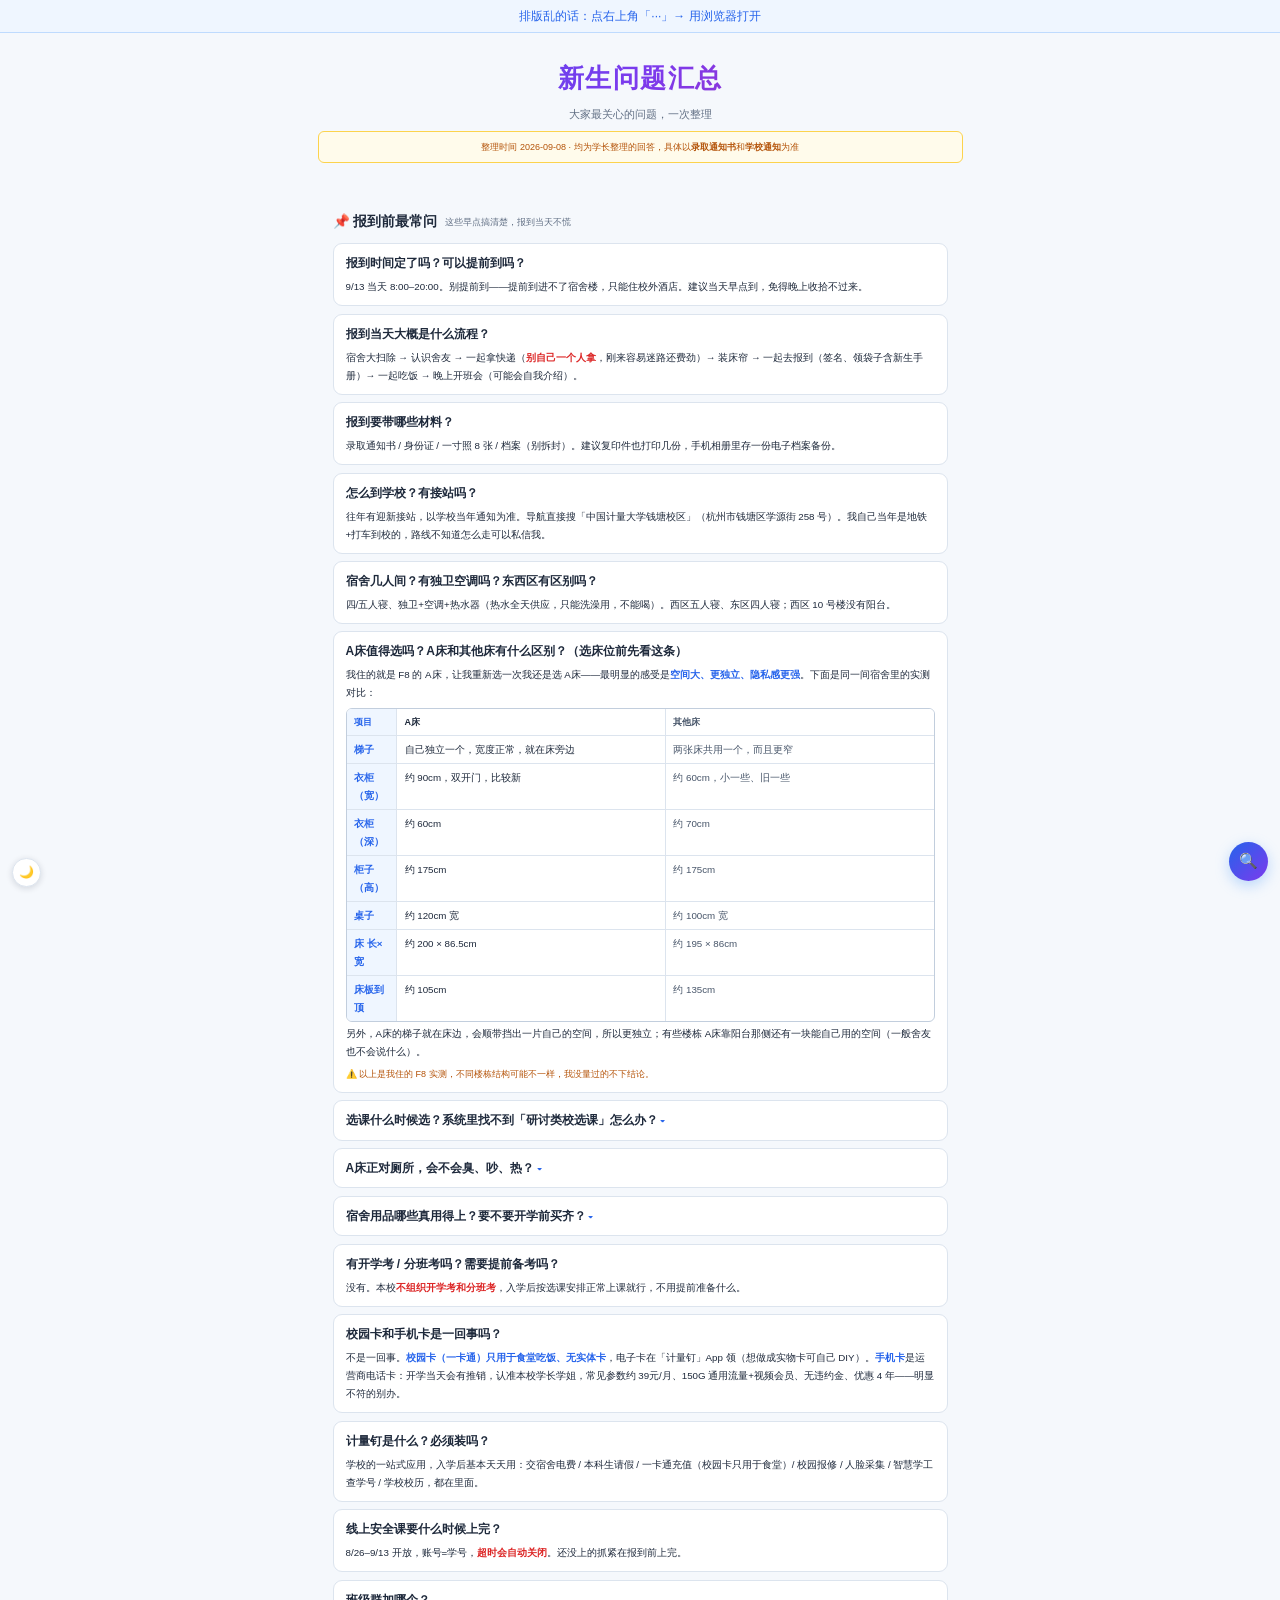
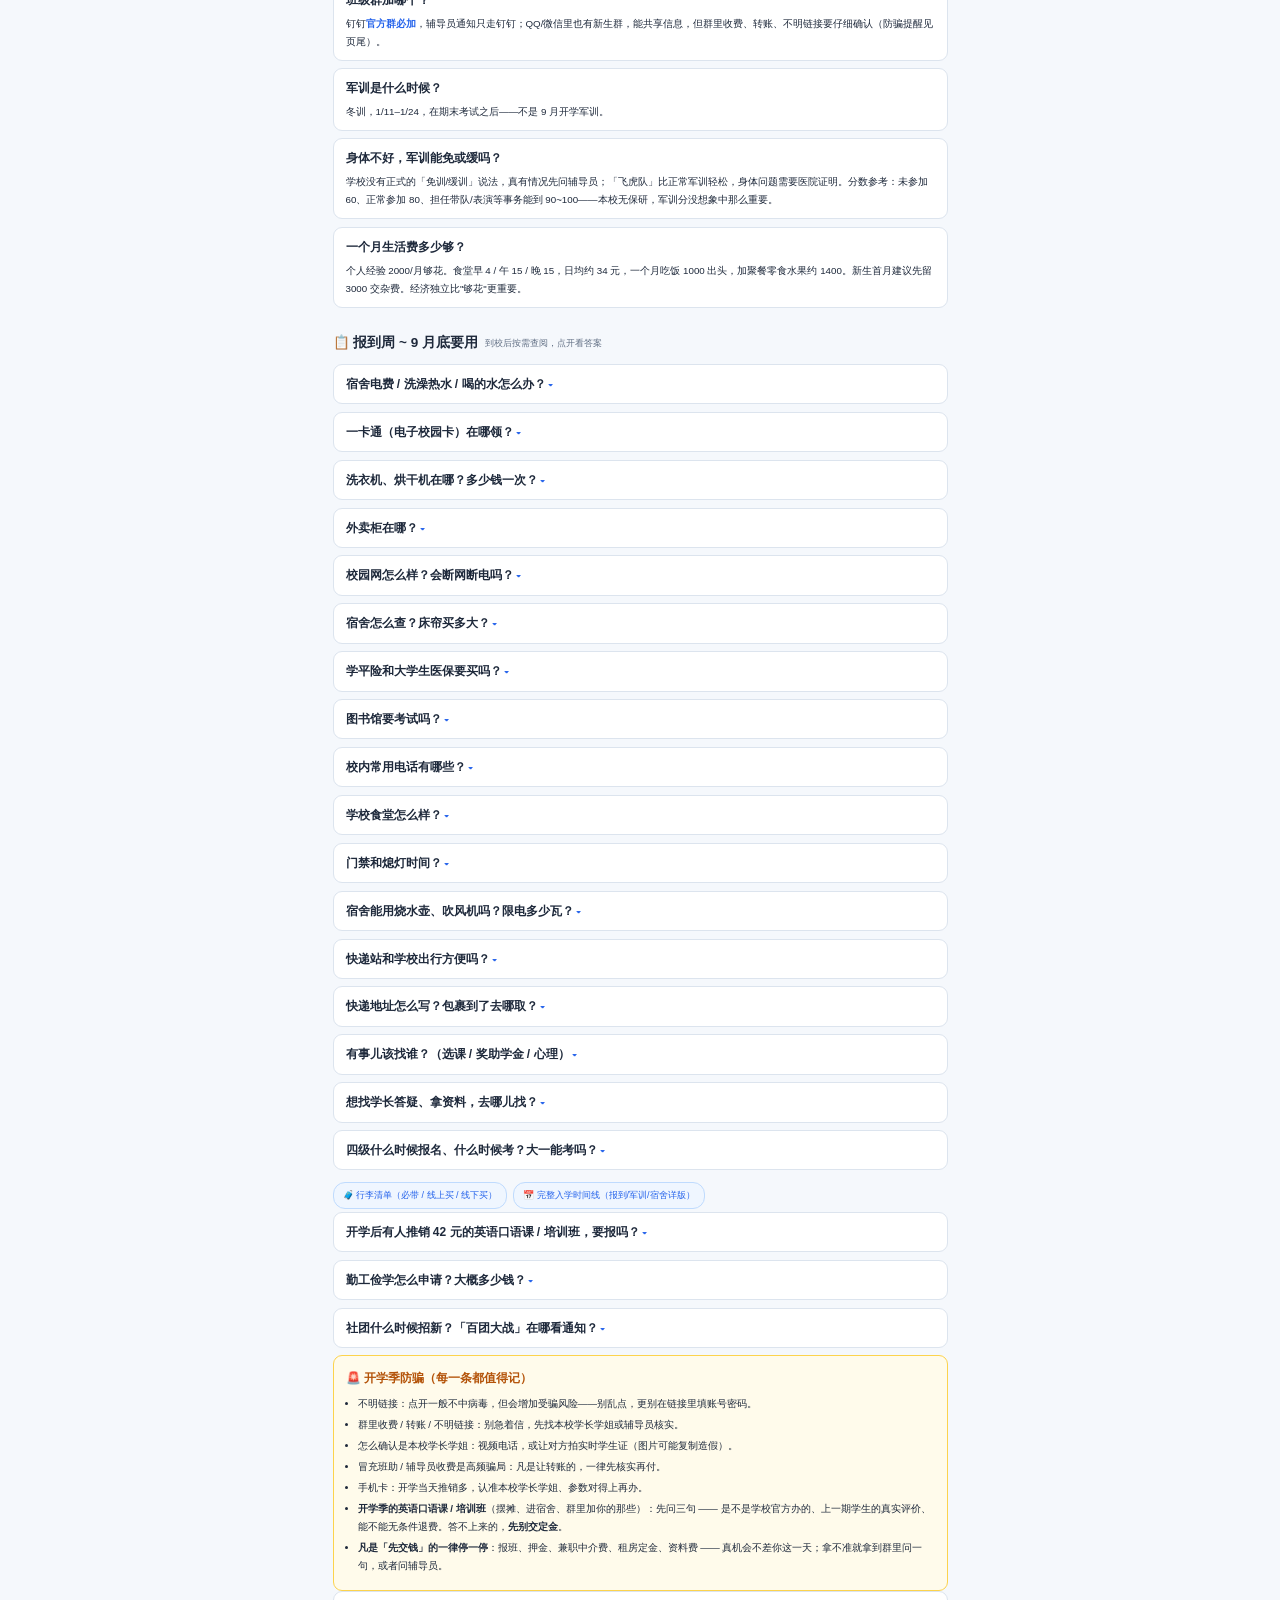
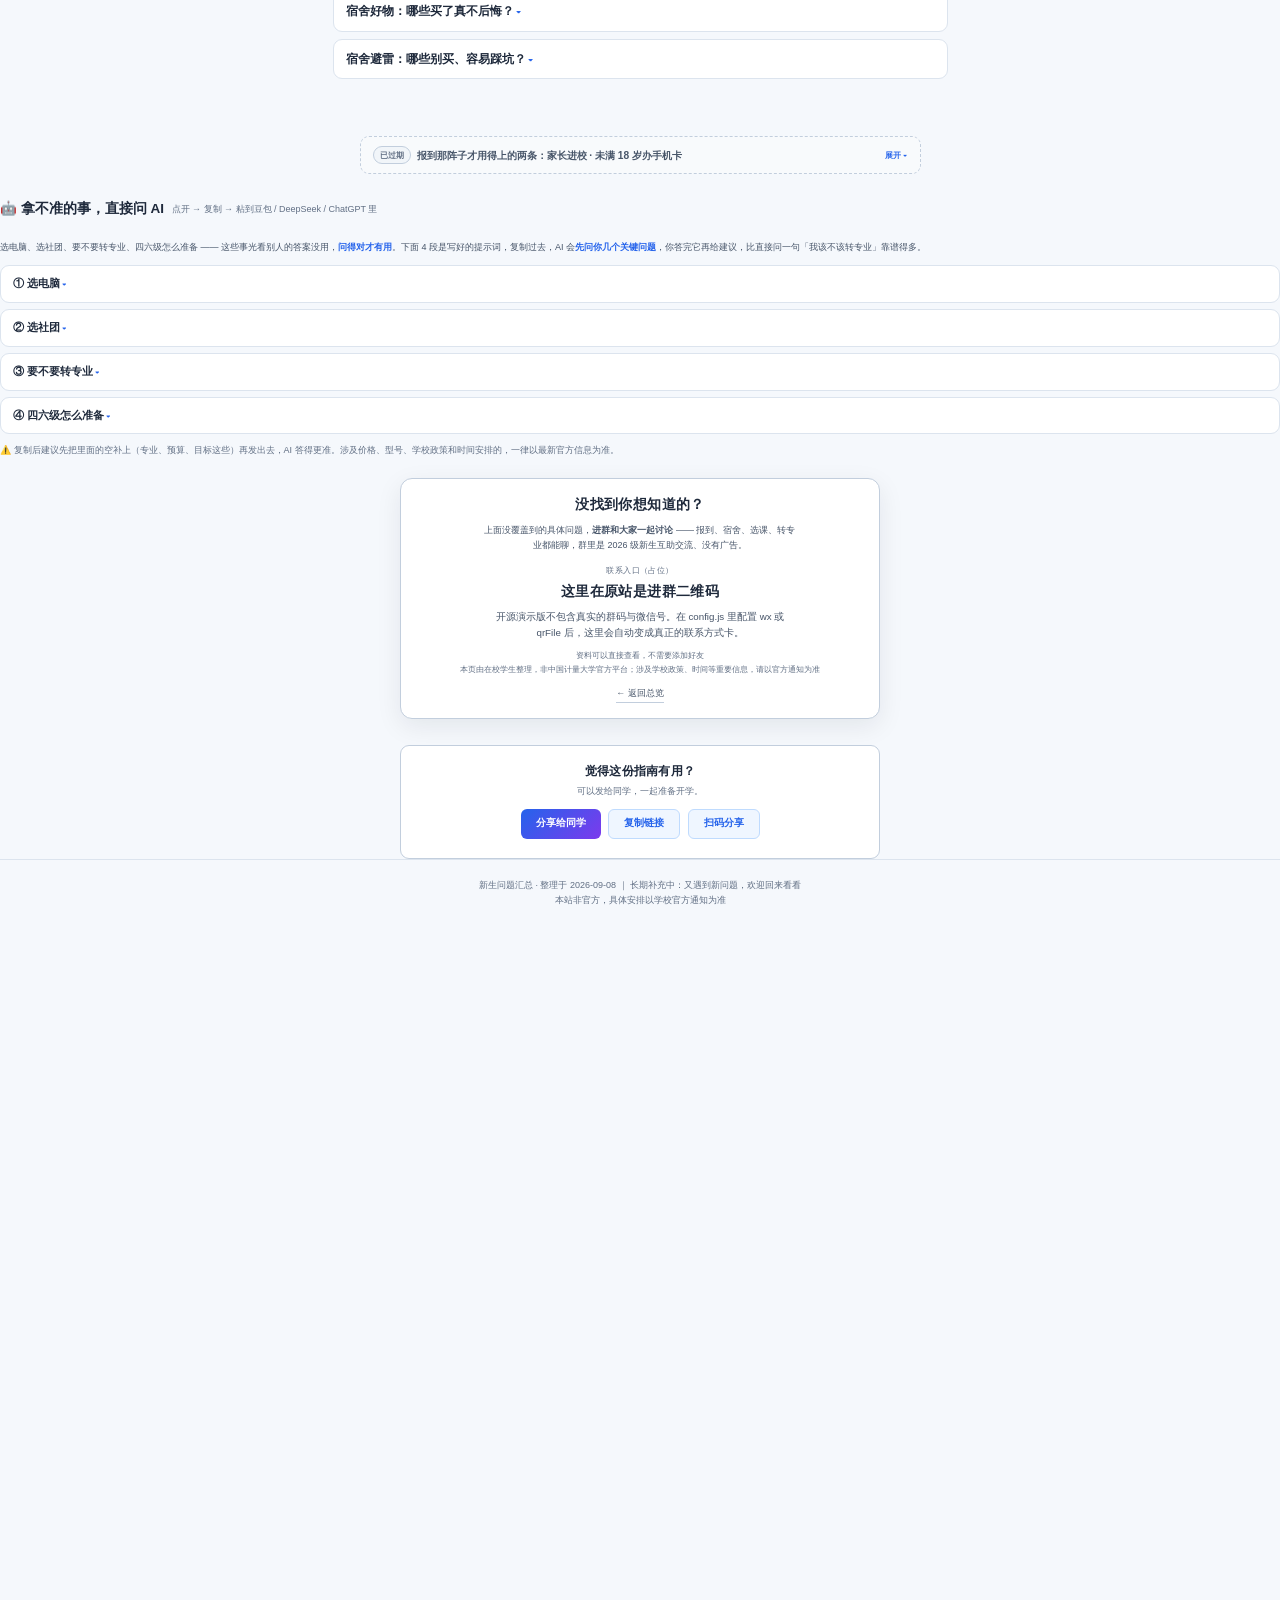
<file: questions.html>
<!DOCTYPE html>
<html lang="zh-CN">
<head>
<meta charset="UTF-8">
<meta name="viewport" content="width=device-width, initial-scale=1.0">
<title>新生问题汇总 · 中国计量大学2026</title>
<link rel="stylesheet" href="theme.css?v=20260918a">
<script src="theme.js?v=20260918a"></script>
<style>
  * { margin:0; padding:0; box-sizing:border-box; }
  body {
    zoom:75%;
    font-family:var(--font);
    background:var(--bg); color:var(--text); line-height:var(--lh);
  }
  .hero { text-align:center; padding:var(--gap-4xl) var(--gap-2xl) var(--gap-3xl); }
  .hero h1 { font-size:var(--fs-h1); font-weight:800; letter-spacing:2px; margin-bottom:var(--gap-sm); background:linear-gradient(135deg, var(--accent), var(--purple), var(--pink)); -webkit-background-clip:text; background-clip:text; -webkit-text-fill-color:transparent; color:transparent; }
  .hero .sub { font-size:var(--fs-md-em); color:var(--sub); }
  .alert { max-width:var(--w-wide); margin:10px auto 0; padding:var(--gap-md) var(--gap-xl); background:var(--yellow-soft); border:1px solid var(--yellow-line); border-radius:var(--r-sm); font-size:var(--fs-2xs-em); color:var(--yellow); text-align:center; }
  .wrap { max-width:var(--w-wide); margin:0 auto; padding:var(--gap) var(--gap-2xl) var(--gap-5xl); }
  .group-title { font-size:var(--fs-xl); font-weight:800; color:var(--text); margin:var(--gap-4xl) 0 var(--gap-lg); display:flex; align-items:center; gap:var(--gap-md); flex-wrap:wrap; }
  .group-title span { font-size:var(--fs-xs); color:var(--sub); font-weight:400; }
  .qa-item { background:var(--card); border:1px solid var(--line); border-radius:var(--r-md); padding:var(--gap-lg) var(--gap-xl); margin-bottom:var(--gap-md); }
  .qa-item .q { font-size:var(--fs-lg); font-weight:700; color:var(--text); }
  .qa-item .a { font-size:var(--fs-sm); color:var(--text); margin-top:var(--gap-sm); line-height:var(--lh-loose); }
  .qa-item .a b { color:var(--accent); }
  .qa-item .a .hl-r { color:var(--red); font-weight:600; }
  /* A床对照表：三列（项目 / A床 / 其他床），手机上也能一眼看清 */
  .cmp { margin:var(--gap) 0 var(--gap-xs); border:1px solid var(--line2); border-radius:var(--r-sm); overflow:hidden; }
  .cmp div { display:flex; font-size:var(--fs-sm); }
  .cmp div + div { border-top:1px solid var(--line); }
  .cmp div span { padding:var(--gap-sm) var(--gap-md); }
  .cmp div span:nth-child(1) { flex:0 0 66px; background:var(--brand-soft); color:var(--accent); font-weight:700; }
  .cmp div span:nth-child(2) { flex:1 1 0; border-left:1px solid var(--line); color:var(--text); }
  .cmp div span:nth-child(3) { flex:1 1 0; border-left:1px solid var(--line); color:var(--sub2); }
  .cmp .hd { background:var(--card); font-size:var(--fs-xs); }
  .cmp .hd span { color:var(--sub); font-weight:700; }
  .qa-item .a .tip { display:block; margin-top:var(--gap-sm); font-size:var(--fs-xs); color:var(--yellow); }
  /* 商品链接按钮（床帘推荐） */
  .qa-item .a .buy { display:inline-block; margin:var(--gap-sm) 0 var(--gap-2xs); background:var(--brand-soft); border:1px solid var(--brand-light); color:var(--accent); border-radius:var(--r-sm); padding:var(--gap-sm) var(--gap-lg); font-size:var(--fs-sm); font-weight:700; text-decoration:none; }
  .qa-item .a .say { display:block; margin-top:var(--gap-sm); padding:var(--gap) var(--gap-md); background:var(--card); border-left:3px solid var(--brand-light); border-radius:0 var(--r-sm) var(--r-sm) 0; font-size:var(--fs-xs); color:var(--sub2); }
  details.qa-item summary { cursor:pointer; list-style:none; -webkit-tap-highlight-color:transparent; }
  details.qa-item summary::-webkit-details-marker { display:none; }
  details.qa-item summary::after { content: ' ▾'; font-size:var(--fs-xs-em); color:var(--accent); }
  details.qa-item[open] summary::after { content: ' ▴'; }
  .link-row { display:flex; flex-wrap:wrap; gap:var(--gap); margin:var(--gap-xl) 0 var(--gap-xs); }
  .link-row a { background:var(--brand-soft); border:1px solid var(--brand-line); color:var(--accent); border-radius:var(--r-lg); padding:var(--gap-sm) var(--gap-lg); font-size:var(--fs-xs); text-decoration:none; }
  .warn-card { background:var(--yellow-soft); border:1px solid var(--yellow-line); border-radius:var(--r-md); padding:var(--gap-xl) var(--gap-xl); margin-top:var(--gap-sm); }
  .warn-card .t { color:var(--yellow); font-weight:700; font-size:var(--fs-lg); margin-bottom:var(--gap); }
  .warn-card ul { padding-left:var(--gap-xl); }
  .warn-card li { font-size:var(--fs-sm); color:var(--text); margin-bottom:var(--gap-xs); line-height:var(--lh-loose); }
  /* ===== 结尾转化卡（无时效承诺的信任版） ===== */
  .cta-card{max-width:var(--w-narrow);margin:26px auto 34px;background:var(--card);border:1px solid var(--line2);border-radius:var(--r-lg);padding:var(--gap-2xl) var(--gap-2xl);text-align:center;box-shadow:0 10px 34px rgba(15,23,42,.08)}
  .cta-hook{margin:0 0 var(--gap);color:var(--text);font-size:var(--fs-xl);font-weight:700;letter-spacing:.5px}
  .cta-sub{color:var(--sub2);font-size:var(--fs-xs);line-height:var(--lh);max-width:420px;margin:0 auto 14px}
  .cta-wx{display:inline-flex;align-items:center;gap:var(--gap-md);background:var(--card2);border:1px solid var(--line2);border-radius:var(--r-md);padding:var(--gap) var(--gap-2xl)}
  .cta-wx-id{color:var(--text);font-size:var(--fs-xl);font-weight:700;letter-spacing:2px;user-select:all;-webkit-user-select:all}
  .cta-wx-tip{color:var(--sub2);font-size:var(--fs-xs)}
  .cta-note{margin:var(--gap-md) 0 0;color:var(--sub);font-size:var(--fs-2xs);line-height:var(--lh)}
  .cta-home{display:inline-block;margin-top:var(--gap-lg);color:var(--sub2);font-size:var(--fs-xs);text-decoration:none;border-bottom:1px solid var(--line2);padding-bottom:1px}
  .cta-home:hover{color:var(--text)}
  @media(max-width:640px){.cta-card{padding:var(--gap-xl) var(--gap-lg)}.cta-hook{font-size:var(--fs-lg)}}
  .footer { text-align:center; padding:var(--gap-3xl) var(--gap-2xl) var(--gap-4xl); color:var(--sub); font-size:var(--fs-xs); border-top:1px solid var(--line); }
  .footer b { color:var(--accent); }
  /* ===== 问 AI 提示词区 ===== */
  .ai-box{margin:var(--gap-3xl) 0 var(--gap-sm)}
  .ai-desc{font-size:var(--fs-xs);color:var(--sub2);line-height:var(--lh-loose);margin:0 0 var(--gap-lg)}
  .ai-desc b{color:var(--accent)}
  .ai-item{background:var(--card);border:1px solid var(--line);border-radius:var(--r-md);padding:var(--gap-lg) var(--gap-xl);margin-bottom:var(--gap)}
  .ai-item>summary{cursor:pointer;list-style:none;font-size:var(--fs-md);font-weight:700;color:var(--text);-webkit-tap-highlight-color:transparent}
  .ai-item>summary::-webkit-details-marker{display:none}
  .ai-item>summary::after{content:' ▾';font-size:var(--fs-xs-em);color:var(--accent)}
  .ai-item[open]>summary::after{content:' ▴'}
  .ai-prompt{white-space:pre-wrap;word-break:break-word;font-size:var(--fs-xs);line-height:var(--lh-loose);color:var(--text);background:rgba(0,0,0,.28);border-radius:var(--r-sm);padding:var(--gap-lg) var(--gap-lg);max-height:240px;overflow:auto;margin:var(--gap-md) 0 0}
  .ai-copy{display:inline-block;margin-top:var(--gap-md);background:var(--brand-soft);border:1px solid var(--brand-line);color:var(--accent);border-radius:var(--r-lg);padding:var(--gap-sm) var(--gap-xl);font-size:var(--fs-xs);cursor:pointer;font-family:inherit}
  .ai-copy:active{background:var(--brand-soft)}
  .ai-tip{font-size:var(--fs-xs);color:var(--sub);line-height:var(--lh);margin:var(--gap-lg) 0 0}
</style>
</head>
<body>
<div style="text-align:center;padding:var(--gap) var(--gap-lg);background:var(--brand-soft);border-bottom:1px solid var(--brand-line);font-size:var(--fs-lg);color:var(--accent)">排版乱的话：点右上角「···」→ 用浏览器打开</div>

<div class="hero">
  <h1>新生问题汇总</h1>
  <p class="sub">大家最关心的问题，一次整理</p>
  <div class="alert">整理时间 2026-09-08 · 均为学长整理的回答，具体以<strong>录取通知书</strong>和<strong>学校通知</strong>为准</div>
</div>

<div class="wrap">

  <div class="group-title">📌 报到前最常问 <span>这些早点搞清楚，报到当天不慌</span></div>

  <div class="qa-item" id="qa-1">
    <div class="q">报到时间定了吗？可以提前到吗？</div>
    <div class="a">9/13 当天 8:00–20:00。别提前到——提前到进不了宿舍楼，只能住校外酒店。建议当天早点到，免得晚上收拾不过来。</div>
  </div>
  <div class="qa-item" id="qa-2">
    <div class="q">报到当天大概是什么流程？</div>
    <div class="a">宿舍大扫除 → 认识舍友 → 一起拿快递（<span class="hl-r">别自己一个人拿</span>，刚来容易迷路还费劲）→ 装床帘 → 一起去报到（签名、领袋子含新生手册）→ 一起吃饭 → 晚上开班会（可能会自我介绍）。</div>
  </div>
  <div class="qa-item" id="qa-3">
    <div class="q">报到要带哪些材料？</div>
    <div class="a">录取通知书 / 身份证 / 一寸照 8 张 / 档案（别拆封）。建议复印件也打印几份，手机相册里存一份电子档案备份。</div>
  </div>
  <div class="qa-item" id="qa-4">
    <div class="q">怎么到学校？有接站吗？</div>
    <div class="a">往年有迎新接站，以学校当年通知为准。导航直接搜「中国计量大学钱塘校区」（杭州市钱塘区学源街 258 号）。我自己当年是地铁+打车到校的，路线不知道怎么走可以私信我。</div>
  </div>
  <div class="qa-item" id="qa-5">
    <div class="q">宿舍几人间？有独卫空调吗？东西区有区别吗？</div>
    <div class="a">四/五人寝、独卫+空调+热水器（热水全天供应，只能洗澡用，不能喝）。西区五人寝、东区四人寝；西区 10 号楼没有阳台。</div>
  </div>
  <div class="qa-item" id="qa-6">
    <div class="q">A床值得选吗？A床和其他床有什么区别？（选床位前先看这条）</div>
    <div class="a">我住的就是 F8 的 A床，让我重新选一次我还是选 A床——最明显的感受是<b>空间大、更独立、隐私感更强</b>。下面是同一间宿舍里的实测对比：
      <div class="cmp">
        <div class="hd"><span>项目</span><span>A床</span><span>其他床</span></div>
        <div><span>梯子</span><span>自己独立一个，宽度正常，就在床旁边</span><span>两张床共用一个，而且更窄</span></div>
        <div><span>衣柜（宽）</span><span>约 90cm，双开门，比较新</span><span>约 60cm，小一些、旧一些</span></div>
        <div><span>衣柜（深）</span><span>约 60cm</span><span>约 70cm</span></div>
        <div><span>柜子（高）</span><span>约 175cm</span><span>约 175cm</span></div>
        <div><span>桌子</span><span>约 120cm 宽</span><span>约 100cm 宽</span></div>
        <div><span>床 长×宽</span><span>约 200 × 86.5cm</span><span>约 195 × 86cm</span></div>
        <div><span>床板到顶</span><span>约 105cm</span><span>约 135cm</span></div>
      </div>
      另外，A床的梯子就在床边，会顺带挡出一片自己的空间，所以更独立；有些楼栋 A床靠阳台那侧还有一块能自己用的空间（一般舍友也不会说什么）。
      <span class="tip">⚠️ 以上是我住的 F8 实测，不同楼栋结构可能不一样，我没量过的不下结论。</span>
    </div>
  </div>
  <details class="qa-item" id="xuanke">
    <summary class="q">选课什么时候选？系统里找不到「研讨类校选课」怎么办？</summary>
    <div class="a"><b>选课分轮次，过点系统就关；具体时间以教务系统通知为准</b>（下述流程按 2025 级 / 往届口径整理，本站不猜今年的日期）：<br>
      · <b>研讨类校选课</b>：<b>不是所有专业都要选</b>，机器人、光电、计量类、法学、材料这些专业要选；不确定就问班助或学院教务<br>
      · <b>体育课</b>：一般分两轮选，没选上的等下一轮，别拖到最后一天才想起来<br>
      · <b>体育课选项目时一定看清「上课地点」</b>：东区和西区都有场地，<b>选错区上课来回要跑很久</b>，别只看项目名就点<br>
      <b>有同学登录了说看不到「研讨类校选课」</b>，按这三步查：<br>
      ① 先切到系统的「校选课 / 研讨类」这一栏 —— 它<b>不在体育课那一栏里</b>；<br>
      ② 对一下时间：<b>没到开放时间之前是看不到的</b>，到了点刷新一次；<br>
      ③ 还看不到就换浏览器 / 清一次缓存、用校园网重新登录；都不行就打电话问<b>学院教务老师</b>（校内常用电话那条里有）。<br>
      <b>必修课学校已经排好，不用抢</b>；要自己选的就是体育课 + 这类选修。
    </div>
  </details>

  <details class="qa-item" id="qa-15">
    <summary class="q">A床正对厕所，会不会臭、吵、热？</summary>
    <div class="a">逐条说：<br>
      <b>会不会臭</b>：我住下来没觉得有味道，但我自己嗅觉不太灵，这点因人而异。实际做法就是注意清洁——备一把刷子，配合花洒定期清理就行。<br>
      <b>会不会吵</b>：跟 A床关系不大，<b>主要看舍友</b>（打不打呼噜、晚上动静大不大）。<br>
      <b>会不会热</b>：我的 A床是背对空调的，住下来没觉得热（个人体验，不代表所有楼栋）。<br>
      <b>灯会不会被挡</b>：梯子会挡一部分灯光，晚上常在床上看东西可以买个酷毙灯——不用提前买，入住后觉得需要再买完全来得及。
    </div>
  </details>
  <details class="qa-item" id="qa-16">
    <summary class="q">宿舍用品哪些真用得上？要不要开学前买齐？</summary>
    <div class="a">我觉得实用的四样：<b>刷子</b>（A床正对厕所，清理起来方便）、<b>酷毙灯</b>（梯子会挡光）、<b>挂墙收纳袋</b>（放手机、充电线、纸巾这类小东西）、<b>饮水机</b>（跟舍友商量着买，桶装水便宜还能喝热水；舍友不一定主动提，可以自己先提议）。<br>
      <b>什么时候买</b>：大部分东西入住以后再买就行，<span class="hl-r">不用开学前一次性买齐</span>。尤其是<b>床帘 / 蚊帐 / 床垫</b>和一切跟床铺尺寸有关的——先入住、确认自己实际的床型和空间再买，不容易买错。<br>
      <b>床帘怎么挑</b>：优先买<b>可伸缩款</b>（宽 0.8–1.0 米、高度能调的那种）。我们宿舍 A床 86.5cm 宽、其他床 86cm 宽，固定尺寸很容易买错，伸缩款基本都能套上。我自己用的就是这款（u 型一体式床帘蚊帐，可伸缩、遮光）：
      <a class="buy" href="https://e.tb.cn/h.8qD0q2NR9eVl4H0?tk=EDDPT6y9p7f" target="_blank" rel="noopener">我用的这款床帘 · 淘宝点开看</a>
      <span class="tip">⚠️ 微信里点淘宝链接一般打不开 —— 复制链接到浏览器，或到淘宝 App 里粘贴打开。</span>
      <span class="say"><b>说清楚</b>：这就是我自己用的，觉得顺手才放上来。<b>我没拿这家店一分钱，也不返利</b>，链接就是普通商品链接；买不买、买哪家都随便你。你要是买到更好用的，回来告诉我，我换上去。</span>
    </div>
  </details>
  <div class="qa-item" id="qa-7">
    <div class="q">有开学考 / 分班考吗？需要提前备考吗？</div>
    <div class="a">没有。本校<span class="hl-r">不组织开学考和分班考</span>，入学后按选课安排正常上课就行，不用提前准备什么。</div>
  </div>
  <div class="qa-item" id="qa-8">
    <div class="q">校园卡和手机卡是一回事吗？</div>
    <div class="a">不是一回事。<b>校园卡（一卡通）只用于食堂吃饭、无实体卡</b>，电子卡在「计量钉」App 领（想做成实物卡可自己 DIY）。<b>手机卡</b>是运营商电话卡：开学当天会有推销，认准本校学长学姐，常见参数约 39元/月、150G 通用流量+视频会员、无违约金、优惠 4 年——明显不符的别办。</div>
  </div>
  <div class="qa-item" id="qa-9">
    <div class="q">计量钉是什么？必须装吗？</div>
    <div class="a">学校的一站式应用，入学后基本天天用：交宿舍电费 / 本科生请假 / 一卡通充值（校园卡只用于食堂）/ 校园报修 / 人脸采集 / 智慧学工查学号 / 学校校历，都在里面。</div>
  </div>
  <div class="qa-item" id="qa-10">
    <div class="q">线上安全课要什么时候上完？</div>
    <div class="a">8/26–9/13 开放，账号=学号，<span class="hl-r">超时会自动关闭</span>。还没上的抓紧在报到前上完。</div>
  </div>
  <div class="qa-item" id="qa-11">
    <div class="q">班级群加哪个？</div>
    <div class="a">钉钉<b>官方群必加</b>，辅导员通知只走钉钉；QQ/微信里也有新生群，能共享信息，但群里收费、转账、不明链接要仔细确认（防骗提醒见页尾）。</div>
  </div>
  <div class="qa-item" id="qa-12">
    <div class="q">军训是什么时候？</div>
    <div class="a">冬训，1/11–1/24，在期末考试之后——不是 9 月开学军训。</div>
  </div>
  <div class="qa-item" id="qa-13">
    <div class="q">身体不好，军训能免或缓吗？</div>
    <div class="a">学校没有正式的「免训/缓训」说法，真有情况先问辅导员；「飞虎队」比正常军训轻松，身体问题需要医院证明。分数参考：未参加 60、正常参加 80、担任带队/表演等事务能到 90~100——本校无保研，军训分没想象中那么重要。</div>
  </div>
  <div class="qa-item" id="qa-14">
    <div class="q">一个月生活费多少够？</div>
    <div class="a">个人经验 2000/月够花。食堂早 4 / 午 15 / 晚 15，日均约 34 元，一个月吃饭 1000 出头，加聚餐零食水果约 1400。新生首月建议先留 3000 交杂费。经济独立比"够花"更重要。</div>
  </div>

  <div class="group-title">📋 报到周 ~ 9 月底要用 <span>到校后按需查阅，点开看答案</span></div>

  <details class="qa-item" id="qa-17">
    <summary class="q">宿舍电费 / 洗澡热水 / 喝的水怎么办？</summary>
    <div class="a">
      <b>电费</b>：只在钉钉「计量钉」的「电费充值」里交（没有别的渠道），交多少用多少、宿舍几个人分摊（电费偏贵）。<br>
      <b>洗澡热水</b>：<b>24 小时不间断免费供应</b>，不用办水卡、不用挑时间。<br>
      <b>喝的水</b>：三种办法都行 —— ① 自己租 / 买一台饮水机放宿舍（桶装水约 10 元/19L，送水上门）；② 去<b>一楼打热水，100° 的</b>（泡面一次两毛）；③ 用宿舍饮水机打。都是微信扫码，不用下 App、不用办卡。<br>
      <b>空调</b>：租的，约 1760 元用四年、宿舍几个人分摊，开学当天就能办。
      <span class="tip">⚠️ 以上是我住的这栋（F8）和西区的情况，东区、其它楼栋可能不一样 —— 以你入学后看到的为准。</span>
    </div>
  </details>
  <details class="qa-item" id="qa-18">
    <summary class="q">一卡通（电子校园卡）在哪领？</summary>
    <div class="a">计量钉 App 里领和充值。它只用于食堂吃饭、没有实体卡，想做成实物卡可以自己 DIY。</div>
  </details>
  <details class="qa-item" id="qa-19">
    <summary class="q">洗衣机、烘干机在哪？多少钱一次？</summary>
    <div class="a"><b>位置</b>：在<b>二楼楼梯中间</b>，不是每层楼都有 —— 是<b>整栋宿舍楼共用</b>的。<br>
      <b>洗衣机</b>：微信小程序「顺水漫生活」扫码预约，三种模式 —— <b>柔顺洗 3 元 / 标准洗 4 元 / 加强洗 5 元</b>；洗衣液 0.9 元、杀菌液 0.9 元，这两样<b>可加可不加</b>。<br>
      <b>烘干机</b>：<b>1.5 元 / 10 分钟</b>，时长从 10 分钟到 90 分钟，按 10 分钟一档自己选（选多久付多少）。<br>
      <span class="tip">⚠️ 洗衣机 / 烘干机是我住的这栋（F8）的情况，其它楼栋位置可能不同（喝的水、桶装水见上一条）。</span>
    </div>
  </details>
  <details class="qa-item" id="qa-20">
    <summary class="q">外卖柜在哪？</summary>
    <div class="a">西区在 6/8 号楼之间、2/4 号楼之间。<span class="tip">⚠️ 东区的我不清楚，进群问一句更快。</span></div>
  </details>
  <details class="qa-item" id="qa-21">
    <summary class="q">校园网怎么样？会断网断电吗？</summary>
    <div class="a">连校园网要先办一张<b>手机流量卡</b>（大家都叫它「校园卡」，但跟食堂用的<b>一卡通不是一回事</b>），登录用<b>学号 + 密码</b>。用起来还行，一般不卡，能连的设备不限数量；晚上 23:00 只熄灯，不断电也不断网（以前"过了四六级才开网"的说法已经过时作废）。<br>
      <span class="tip">⚠️ 两点提醒：学校后台能看到你的上网记录；校园 WiFi 和 VPN 会冲突（开了 VPN 容易连不上或掉线）。</span></div>
  </details>

  <details class="qa-item" id="qa-22">
    <summary class="q">宿舍怎么查？床帘买多大？</summary>
    <div class="a">宿舍在「<b>云莓智能</b>」小程序里查（还能看到室友是谁，在「群组成员 / 宿舍成员」那栏）。床帘建议买<b>可伸缩款</b>（宽 0.8–1.0 米、高度可调）—— 我们实测床宽是 86～86.5cm，不同楼栋会有差别，固定尺寸的 80×190 一般也能用，但<b>先确认自己的床型再买最稳</b>（买法和推荐见上面「宿舍用品」那条）。</div>
  </details>
  <details class="qa-item" id="qa-23">
    <summary class="q">学平险和大学生医保要买吗？</summary>
    <div class="a"><b>大学生医保约 130 元/年</b>、<b>学平险约 120 元/四年</b>；都是<b>支付宝扫二维码</b>缴费，钉钉上会发通知，开学初基本都报完了。<br>
      <span class="tip">⚠️ 医保怎么用、什么时候生效：一般学校统一办、本人不用操作，待遇通常从 9 月 1 日起；看病用支付宝 / 浙里办里的<b>医保电子码</b>，在省内定点医院和校医院直接刷卡结算（门诊起付 300 元，三级医院报 40% / 其他 60% / 社区 70%）。这是杭州市口径，<b>具体以学校医务室通知为准</b>。</span></div>
  </details>
  <details class="qa-item" id="qa-24">
    <summary class="q">图书馆要考试吗？</summary>
    <div class="a">开学初有个<b>「图书馆入馆考」是必须做的</b>（不做可能影响进馆 / 借书）。具体网址、开放时间、怎么考每年可能变 —— <b>到校后看图书馆通知，或者进群问一句</b>，别拖过期。</div>
  </details>
  <details class="qa-item" id="qa-25">
    <summary class="q">校内常用电话有哪些？</summary>
    <div class="a">先把<b>校园报警 0571-86836110</b>（校内直拨 86836110）存进手机，再把<b>医务室、心理中心</b>的号码补上（宿舍楼下会贴、班会上也会讲）。<br>
      <span class="tip">医务室和心理中心的号码我没查到（学校官网抓不到），<b>进群问我要</b>一份；心理中心官网 xlzx.cjlu.edu.cn 可以查预约方式。</span></div>
  </details>
  <details class="qa-item" id="qa-26">
    <summary class="q">学校食堂怎么样？</summary>
    <div class="a">一共两个：<b>F16</b> 里有肯德基，<b>G3</b> 是麦当劳（G3 更大、人也更多）。<b>支付宝和微信都能付</b>。军训期间大家都往 G3 跑，会比较挤。<br>
      <span class="tip">⚠️ 品牌以你入学后看到的为准。</span></div>
  </details>
  <details class="qa-item" id="qa-27">
    <summary class="q">门禁和熄灯时间？</summary>
    <div class="a"><b>没有电子门禁</b>，是宿管阿姨关门 —— <b>每天 22:30 关门</b>（不分周末），晚归会被阿姨说。<br>
      <b>熄灯</b>：工作日 23:00、周末 23:30，<b>但只是关灯，一点电都不会断</b>（插座、空调照常用）。</div>
  </details>
  <details class="qa-item" id="qa-28">
    <summary class="q">宿舍能用烧水壶、吹风机吗？限电多少瓦？</summary>
    <div class="a">规矩就一条：<b>单个电器 1200W 以下能用，超过的不让用</b> —— 吹风机、烧水壶、卷发棒 / 夹板、电热锅这些发热类的都算。<br>
      注意限的是<b>单个电器</b>，不是整间宿舍总共只能用 1200W：买那种标着 2500W 的插排（插线板）没问题，那个数字是插排本身能扛的上限，不代表你超标。<br>
      但也别在一个插排上同时插好几个大功率的，加起来太大还是容易跳闸。<br>
      <span class="hl-r">查到会扣寝室分，还会连着扣宿舍里每个人的德育分</span>。说实话扣了影响也没多大，但那是<b>室友的分</b>，别让人替你背。</div>
  </details>
  <details class="qa-item" id="qa-29">
    <summary class="q">快递站和学校出行方便吗？</summary>
    <div class="a"><b>收货地址</b>：西区 = 杭州市钱塘区<b>学源街 258 号</b>，东区 = <b>学源街 168 号</b>（就差门牌号）。<br>
      东西区各有快递点（东区多多驿站在校外、酸菜鱼店旁），具体驿站位置会变，<b>到校用菜鸟 / 驿站 App 定位最准</b>。<br>
      <b>出行</b>：大一办电动车通行证比较难；校内共享单车是<b>小黄车 / 小蓝车</b>（不是免费的，按次计费）。</div>
  </details>

  <details class="qa-item" id="qa-30">
    <summary class="q">快递地址怎么写？包裹到了去哪取？</summary>
    <div class="a"><b>收货地址先看清自己住哪个区</b>：<b>西区 = 浙江省杭州市钱塘区学源街 258 号 中国计量大学（310018）</b>；<b>东区 = 学源街 168 号</b>（只差门牌号，写错区要多跑一趟）。<br>
      收件人写<b>自己的名字 + 手机号</b>，大小件都到校区快递点（东区多多驿站在校外、酸菜鱼店旁），到货按短信去对应驿站取；<b>驿站位置会变，用菜鸟 / 驿站 App 定位最准</b>。<br>
      <b>大件（床垫、收纳箱这类）直接寄到快递点</b>，宿舍楼下没人代收；急着用的当场买更快。</div>
  </details>
  <details class="qa-item" id="qa-31">
    <summary class="q">有事儿该找谁？（选课 / 奖助学金 / 心理）</summary>
    <div class="a"><b>选课、重修、退课、教材课程</b>这一类 → 找教务的<b>闫灿伟老师</b>；<b>奖学金、助学金、心理日常管理</b> → 找<b>辅导员</b>；<b>课外科技、就业</b>（带你去企业参观那位）→ 找教就业的老师。<br>
      <span class="tip">⚠️ 团学活动、党员发展找谁，以及上面这些是不是全校通用，<b>班会都会讲</b>，报到那几天仔细听。</span></div>
  </details>
  <details class="qa-item" id="qa-32">
    <summary class="q">想找学长答疑、拿资料，去哪儿找？</summary>
    <div class="a">学院官方群（QQ / 易班）会发通知，但<b>想找学长答疑、拿资料的，直接进我这个新生群</b> —— 群里都是我一个个加进来的真新生，有各专业的学长，有问题在群里问就行。<br>
      <b>网站底部扫码直接进</b>；码扫不了就加我微信，我拉你。</div>
  </details>

  <details class="qa-item" id="qa-33">
    <summary class="q">四级什么时候报名、什么时候考？大一能考吗？</summary>
    <div class="a"><b>⏳ 现在正在报名（到 9 月 28 日 17:00 截止，过期不补报）—— 还没报的尽快去 cet-bm.neea.edu.cn。</b><br>
      <b>大一就能报四级</b> —— 先把四级过了，六级不用急（<b>六级要四级 425 分以上才能报</b>，全国统一规定）。<br>
      <b>2026 下半年这批（浙江）</b>：报名 <b>9 月 10 日 10:00 — 9 月 28 日 17:00</b>（<span class="hl-r">截止后不补报</span>）；笔试 <b>12 月 12 日</b>；口试 11 月 21–22 日（选报，可以只报笔试）。<br>
      <b>在哪报</b>：全国大学英语四六级报名网 <b>cet-bm.neea.edu.cn</b>（先注册通行证账号，用常用邮箱）。<br>
      <b>上半年那批</b>：约 3 月报名、6 月笔试。<br>
      <span class="tip">⚠️ 上面是浙江省的窗口，<b>具体哪天开始以学校教务处 / 辅导员通知为准</b>（各校在这段区间里定自己的时间）。</span>
    </div>
  </details>

  <div class="link-row">
    <a href="luggage.html">🧳 行李清单（必带 / 线上买 / 线下买）</a>
    <a href="timeline.html">📅 完整入学时间线（报到/军训/宿舍详版）</a>
  </div>

  <details class="qa-item" id="qa-34">
    <summary class="q">开学后有人推销 42 元的英语口语课 / 培训班，要报吗？</summary>
    <div class="a">42 元那个课本身性价比还行，想试试可以报。<b>真正花钱的是后面</b>：上完会被带到线下机构体验，然后现场催你报那种几千上万的大课。<br>
      机构本身实力还可以，不是骗子，就是<b>性价比不高</b>——钱多的可以去，钱不多真没必要。<br>
      <span class="hl-r">别当场签字</span>：他们常用「今天报名减多少」「名额就剩几个」让你当场定，这叫<b>逼单</b>，就是不给你回去想清楚的机会。合同里有违约条款，中途退出要扣 20%。<br>
      除非你是真对英语感兴趣、以后想靠英语赚钱，否则这笔钱大概率不值。拿不准的可以私信我，一起看看。
    </div>
  </details>
  <details class="qa-item" id="qa-35">
    <summary class="q">勤工俭学怎么申请？大概多少钱？</summary>
    <div class="a">时薪大概 <b>20 元左右</b>，岗位多是去教学楼、办公楼这类地方帮忙。具体有哪些岗位、什么时候报名，开学后看辅导员和学院通知——<span class="hl-r">各学院不完全一样，以自己学院的通知为准</span>。</div>
  </details>
  <details class="qa-item" id="qa-36">
    <summary class="q">社团什么时候招新？「百团大战」在哪看通知？</summary>
    <div class="a">国庆后。招新通知主要在<b>公众号</b>上发（其他地方基本不发），到时候留意公众号就行，不用提前准备。<br>
      想先看看有什么社团，可以打开「社团分类汇总」那一页挑几个感兴趣的。
    </div>
  </details>

  <div class="warn-card" id="fangpian">
    <div class="t">🚨 开学季防骗（每一条都值得记）</div>
    <ul>
      <li>不明链接：点开一般不中病毒，但会增加受骗风险——别乱点，更别在链接里填账号密码。</li>
      <li>群里收费 / 转账 / 不明链接：别急着信，先找本校学长学姐或辅导员核实。</li>
      <li>怎么确认是本校学长学姐：视频电话，或让对方拍实时学生证（图片可能复制造假）。</li>
      <li>冒充班助 / 辅导员收费是高频骗局：凡是让转账的，一律先核实再付。</li>
      <li>手机卡：开学当天推销多，认准本校学长学姐、参数对得上再办。</li>
      <li><b>开学季的英语口语课 / 培训班</b>（摆摊、进宿舍、群里加你的那些）：先问三句 —— 是不是学校官方办的、上一期学生的真实评价、能不能无条件退费。答不上来的，<b>先别交定金</b>。</li>
      <li><b>凡是「先交钱」的一律停一停</b>：报班、押金、兼职中介费、租房定金、资料费 —— 真机会不差你这一天；拿不准就拿到群里问一句，或者问辅导员。</li>
    </ul>
  </div>


  <details class="qa-item" id="qa-37">
    <summary class="q">宿舍好物：哪些买了真不后悔？</summary>
    <div class="a">按「用了就回不去」的顺序排：<br>
      ① <b>墙上收纳袋 / 床头挂篮</b>——床上那点地方，放手机、眼镜、纸巾全够了；<br>
      ② <b>酷毙灯（磁吸床头灯）</b>——室友睡了还能看书，比台灯省地方；<br>
      ③ <b>床帘 + 眼罩耳塞</b>——睡眠浅的救命组合，床帘宽 0.85m 那款就行；<br>
      ④ <b>带开关的排插</b>——插座往往在床底下，带开关省得天天拔；<br>
      ⑤ <b>小风扇</b>——刚开学那几天宿舍最闷，9 月还用得上；<br>
      ⑥ <b>压缩袋 + 收纳箱</b>——换季衣服抽真空，衣柜小也不怕；<br>
      ⑦ <b>洗澡篮 + 粘钩 + 晾衣杆</b>——去澡堂一次拿全，宿舍里挂东西不打孔。<br>
      提醒：所有电器先看<b>限电 1200W</b> 那条，大功率的会被宿管收走。
    </div>
  </details>

  <details class="qa-item" id="qa-38">
    <summary class="q">宿舍避雷：哪些别买、容易踩坑？</summary>
    <div class="a">① <b>别一开学就把大件买齐</b>：衣柜和桌面的尺寸每个楼不一样，先住两天再买收纳箱、鞋架这种「按尺寸买」的东西；<br>
      ② <b>三无小电器别贪便宜</b>：排插、充电宝、小电锅，出问题就是安全问题，认牌子；<br>
      ③ <b>超瓦数电器别带</b>：限电 1200W，吹风机 / 烧水壶 / 小电锅超了会被收走，还可能通报；<br>
      ④ <b>床帘别买最便宜的</b>：味儿大的等于把甲醛围在床上，宁可买贵一点的牌子货；<br>
      ⑤ <b>「宿舍神器」套装慎买</b>：微商 9.9 包邮那种，一半用不上，先搜一下再下单；<br>
      ⑥ <b>报到点/群里推销的床上用品、电话卡</b>：不用当场买、当场办，回宿舍比一比价格和参数再说；<br>
      ⑦ <b>二手交易只买非贴身</b>：书、收纳、台灯可以，被褥、贴身衣物别买。
    </div>
  </details>

</div>

  <section class="exp-zone" id="expired">
    <details>
        <summary>
          <span class="exp-badge">已过期</span>
          <span>报到那阵子才用得上的两条：家长进校 · 未满 18 岁办手机卡</span>
          <span class="exp-hint"></span>
        </summary>
        <div class="exp-body">
          <p class="exp-note">这两条只在<b>报到那几天</b>有人问，过了就用不上了，收在这里不占前面的位置。<br>明年（2027 级）报到前会重新放回上面的问答列表。</p>
<details class="qa-item" id="qa-39">
    <summary class="q">没满 18 岁能办手机卡吗？</summary>
    <div class="a">手机流量卡<b>只能线下办</b>（不能在网上办），带好<b>身份证</b>。要不要监护人、本人是否必须到场，各运营商规定不一样 —— <b>办之前先打运营商客服问一句</b>最保险。</div>
  </details>
<details class="qa-item" id="qa-40">
    <summary class="q">家长能进学校吗？</summary>
    <div class="a">不用什么特别凭证，<b>规定时间内陪你来就行</b>（开学第一天进出的人多，管得不严）。<br>
      <span class="hl-r">车开不进学校</span>，报到那天学校周边会很堵，建议早一点到。<br>
      学校有班会，<b>没有家长会</b>。</div>
  </details>
        </div>
    </details>
  </section>
  <div class="group-title">🤖 拿不准的事，直接问 AI <span>点开 → 复制 → 粘到豆包 / DeepSeek / ChatGPT 里</span></div>
  <div class="ai-box">
    <p class="ai-desc">选电脑、选社团、要不要转专业、四六级怎么准备 —— 这些事光看别人的答案没用，<b>问得对才有用</b>。下面 4 段是写好的提示词，复制过去，AI 会<b>先问你几个关键问题</b>，你答完它再给建议，比直接问一句「我该不该转专业」靠谱得多。</p>

    <details class="ai-item">
      <summary>① 选电脑</summary>
      <pre class="ai-prompt">你是大学新生电脑选购顾问。我是中国计量大学 2026 级新生。

【规则】
1. 先问我下面这些必要问题，一次问完，我回答后你再给建议 —— 不要跳过提问阶段。
2. 基于我的实际情况判断，不要套模板；信息不够就明说还缺什么，不要假装确定。
3. 不要为了讨好我而一味认可，我的想法有问题就直接指出。建议要具体可执行，不要堆砌无关信息。

第一步：先不要推荐电脑，只问我 4 个必要问题，一次问完，等我回答后再继续。
1. 我的专业，以及课程中是否会用到编程、MATLAB、CAD、建模等软件
2. 我的预算
3. 我的主要用途（学习、写代码、剪视频、打游戏等）；如果打游戏，请问主要玩什么游戏
4. 我是否经常需要把电脑带去教室，以及我是否在意重量和续航

第二步：等我回答后，再根据我的实际需求分析。最后给我：
1. 最适合我的 2-3 款具体机型
2. 每款为什么适合我，以及主要优缺点
3. 推荐购买什么配置
4. 内存、硬盘、屏幕、散热需要注意什么
5. 保修和售后需要注意什么
6. 开学季购买时应该重点比较什么
7. 如果预算有限，哪些配置可以降低，哪些不能妥协

不要为了凑数量强行推荐电脑。如果我的需求更适合某一种电脑类型，直接告诉我。如果某款电脑只是营销宣传好看但实际不适合我，也要直接指出。涉及价格、最新型号、开学季优惠的，提醒我以最新官方或可靠渠道信息为准。</pre>
      <button class="ai-copy" type="button">复制这段提示词</button>
    </details>

    <details class="ai-item">
      <summary>② 选社团</summary>
      <pre class="ai-prompt">你是大学新生社团选择顾问。我是中国计量大学 2026 级新生。

【规则】
1. 先问我下面这些必要问题，一次问完，我回答后你再给建议 —— 不要跳过提问阶段。
2. 基于我的实际情况判断，不要套模板；信息不够就明说还缺什么，不要假装确定。
3. 不要为了讨好我而一味认可，我的想法有问题就直接指出。建议要具体可执行，不要堆砌无关信息。

第一步：先不要推荐任何社团，只问我 4 个必要问题，一次问完，等我回答后再继续。
1. 我的专业
2. 我的性格以及目前的社交需求
3. 我每周可以投入多少时间
4. 我加入社团最主要的目标，以及是否愿意承担长期事务或学生干部工作

第二步：等我回答后，再根据我的情况分析。最后告诉我：
1. 我适合加入几个社团
2. 分别应该选择什么类型的社团
3. 怎么判断一个社团到底值不值得加入
4. 哪些社团或招新方式比较容易踩坑
5. 报名或面试时应该问负责人什么
6. 开学后什么时候报名、去哪里获取真实信息
7. 如果只能选一个，我最应该选择什么类型，以及为什么

不要因为「加综测」「认识学长学姐」「锻炼能力」这类宣传话术就默认一个社团有价值，要帮我区分宣传和实际收益。如果我不适合参加某类社团，也要直接告诉我。</pre>
      <button class="ai-copy" type="button">复制这段提示词</button>
    </details>

    <details class="ai-item">
      <summary>③ 要不要转专业</summary>
      <pre class="ai-prompt">你是大学转专业决策顾问。我是中国计量大学 2026 级新生（本校大一到大二共有 4 次转专业申请机会，没有保研，读研只能考）。

【规则】
1. 先问我下面这些必要问题，一次问完，我回答后你再给建议 —— 不要跳过提问阶段。
2. 基于我的实际情况判断，不要套模板；信息不够就明说还缺什么，不要假装确定。
3. 不要为了讨好我而一味认可，我的想法有问题就直接指出。建议要具体可执行，不要堆砌无关信息。

第一步：先不要告诉我要不要转，只问我 5 个必要问题，一次问完，等我回答后再继续。
1. 我现在被什么专业录取
2. 我考虑转去什么专业
3. 我为什么想转，以及目前对现在专业的真实感受
4. 我更看重就业、考研、兴趣、专业难度中的哪些因素
5. 我的学习基础和目前成绩，以及我对目标专业了解多少

第二步：等我回答后，再结合我的实际情况判断。最后给我：
1. 我目前是否有必要转专业
2. 转专业最大的收益和风险
3. 什么情况下应该转，什么情况下不应该转
4. 转专业之前必须查清楚的 5 件事情
5. 大一上学期具体应该做什么
6. 大一下学期具体应该做什么
7. 如果最后决定不转，大一这一年应该怎么规划

不要因为「热门专业」「就业好」「工资高」这类单一因素就建议我转，要综合考虑兴趣、能力、目标、专业差异和实际成本。涉及学校具体政策、时间、名额、成绩要求的，提醒我以学校最新官方通知为准。</pre>
      <button class="ai-copy" type="button">复制这段提示词</button>
    </details>

    <details class="ai-item">
      <summary>④ 四六级怎么准备</summary>
      <pre class="ai-prompt">你是大学英语学习规划顾问。我是中国计量大学 2026 级新生。

【规则】
1. 先问我下面这些必要问题，一次问完，我回答后你再给建议 —— 不要跳过提问阶段。
2. 基于我的实际情况判断，不要套模板；信息不够就明说还缺什么，不要假装确定。
3. 不要为了讨好我而一味认可，我的想法有问题就直接指出。建议要具体可执行，不要堆砌无关信息。

第一步：先不要给我学习计划，也不要推荐资料，只问我 4 个必要问题，一次问完，等我回答后再继续。
1. 我的高考英语成绩以及目前英语基础
2. 我有没有做过四级真题或模拟题；如果做过，大概多少分
3. 我的听力、阅读、写作、翻译、词汇中最薄弱的部分
4. 我每天或每周可以稳定投入多少时间

第二步：等我回答后，再根据我的基础和目标制定计划。最后给我：
1. 大一上学期怎么安排
2. 大一下学期怎么安排
3. 什么时候开始正式准备四级
4. 推荐使用什么资料
5. 每天具体应该做什么
6. 如果基础较弱，最应该优先补什么
7. 最容易踩的坑

不要让我同时使用大量资料，优先给我一套简单、稳定、能长期执行的最小方案。如果我的目标不合理，直接指出并告诉我怎么调整。</pre>
      <button class="ai-copy" type="button">复制这段提示词</button>
    </details>

    <p class="ai-tip">⚠️ 复制后建议先把里面的空补上（专业、预算、目标这些）再发出去，AI 答得更准。涉及价格、型号、学校政策和时间安排的，一律以最新官方信息为准。</p>
  </div>

  <script>
  (function () {
    document.querySelectorAll('.ai-copy').forEach(function (btn) {
      btn.addEventListener('click', function () {
        var pre = btn.parentNode.querySelector('.ai-prompt');
        var txt = pre ? pre.textContent : '';
        var old = btn.textContent;
        function ok() { btn.textContent = '已复制 ✓'; setTimeout(function () { btn.textContent = old; }, 1800); }
        function fallback() {
          var ta = document.createElement('textarea');
          ta.value = txt; ta.style.position = 'fixed'; ta.style.left = '-9999px';
          document.body.appendChild(ta); ta.select();
          try { document.execCommand('copy'); ok(); }
          catch (e) { btn.textContent = '复制失败，请手动选中'; setTimeout(function () { btn.textContent = old; }, 2000); }
          document.body.removeChild(ta);
        }
        if (navigator.clipboard && navigator.clipboard.writeText) {
          navigator.clipboard.writeText(txt).then(ok, fallback);
        } else { fallback(); }
      });
    });
  })();
  </script>

<div class="cta-card">
  <div class="cta-hook">没找到你想知道的？</div>
  <p class="cta-sub">上面没覆盖到的具体问题，<b>进群和大家一起讨论</b> —— 报到、宿舍、选课、转专业都能聊，群里是 2026 级新生互助交流、没有广告。</p>
  <div class="cta-wx">
    <span class="cta-wx-id">YOUR_WX_HERE</span>
    <span class="cta-wx-tip">长按复制 · 备注「问题」</span>
  </div>
  <p class="cta-note">资料可以直接查看，不需要添加好友<br>本页由在校学生整理，非中国计量大学官方平台；涉及学校政策、时间等重要信息，请以官方通知为准</p>
  <a class="cta-home" href="index.html">← 返回总览</a>
</div>

<div class="footer">
  新生问题汇总 · 整理于 2026-09-08 ｜ 长期补充中：又遇到新问题，欢迎回来看看<br>
  本站非官方，具体安排以学校官方通知为准
</div>

<script src="config.js"></script>
<script src="contact.js?v=20260918a"></script>
<script src="share.js?v=20260918a"></script>
<script src="archive.js?v=20260918a"></script>
<script src="analytics.js?v=20260918a"></script>
<script src="search.js?v=20260918a"></script>
</body>
</html>
</file>
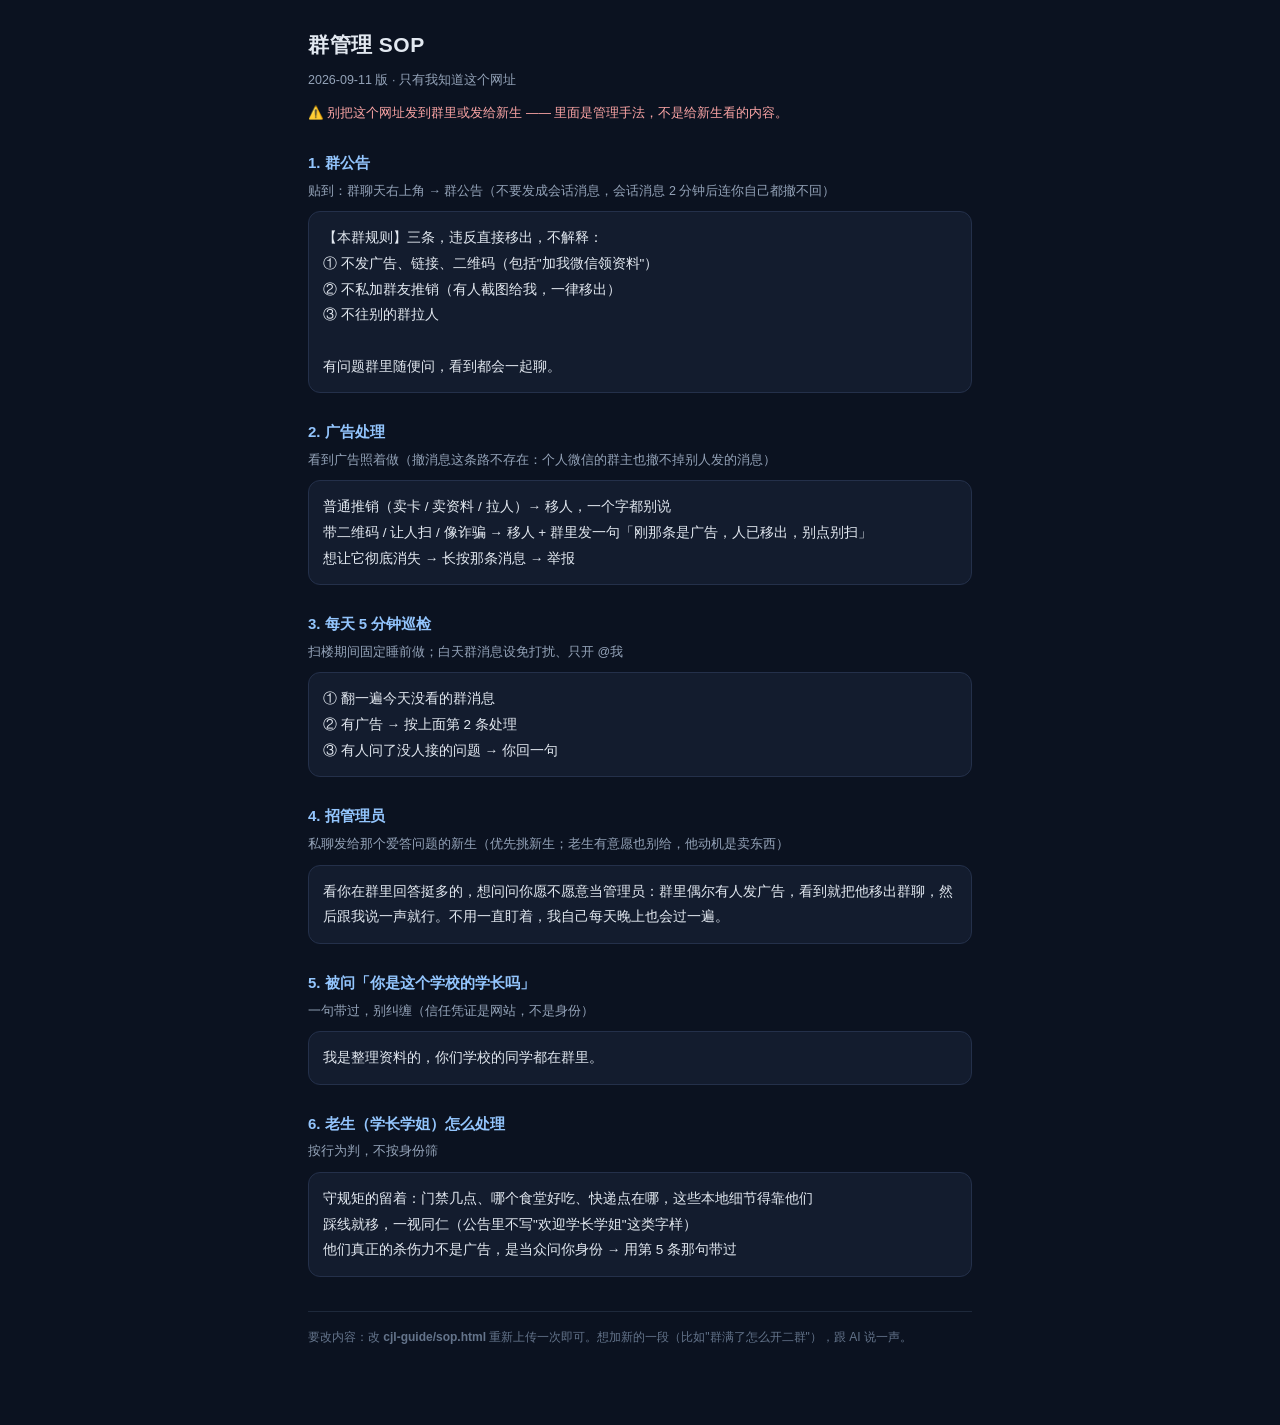
<file: sop.html>
<!DOCTYPE html>
<html lang="zh-CN">
<head>
<meta charset="utf-8">
<meta name="viewport" content="width=device-width,initial-scale=1">
<meta name="robots" content="noindex,nofollow">
<title>群管理 SOP（自己看）</title>
<style>
*{box-sizing:border-box}
html,body{margin:0}
body{background:#0B1220;color:#E2E8F0;
  font:15px/1.78 -apple-system,BlinkMacSystemFont,"PingFang SC","Microsoft YaHei",sans-serif;
  -webkit-text-size-adjust:100%}
.wrap{max-width:700px;margin:0 auto;padding:26px 18px 64px}
h1{font-size:21px;margin:0 0 6px;letter-spacing:.5px}
.lead{font-size:12.5px;color:#94A3B8;margin:0}
.warn{font-size:12.5px;color:#FCA5A5;margin:10px 0 0;line-height:1.8}
.blk{margin-top:26px}
h2{font-size:15px;color:#93C5FD;margin:0 0 3px}
.hint{font-size:12.5px;color:#94A3B8;margin:0 0 9px;line-height:1.8}
pre{margin:0;padding:13px 14px;background:#131C2E;border:1px solid #24304A;border-radius:12px;
  white-space:pre-wrap;word-break:break-word;font-size:13.5px;line-height:1.9;color:#E2E8F0;
  font-family:inherit}
.foot{margin-top:34px;font-size:12px;color:#64748B;line-height:1.9;
  border-top:1px solid #1E293B;padding-top:14px}
</style>
</head>
<body>
<div class="wrap">
  <h1>群管理 SOP</h1>
  <p class="lead">2026-09-11 版 · 只有我知道这个网址</p>
  <p class="warn">⚠️ 别把这个网址发到群里或发给新生 —— 里面是管理手法，不是给新生看的内容。</p>

  <div class="blk">
    <h2>1. 群公告</h2>
    <p class="hint">贴到：群聊天右上角 → 群公告（不要发成会话消息，会话消息 2 分钟后连你自己都撤不回）</p>
    <pre>【本群规则】三条，违反直接移出，不解释：
① 不发广告、链接、二维码（包括"加我微信领资料"）
② 不私加群友推销（有人截图给我，一律移出）
③ 不往别的群拉人

有问题群里随便问，看到都会一起聊。</pre>
  </div>

  <div class="blk">
    <h2>2. 广告处理</h2>
    <p class="hint">看到广告照着做（撤消息这条路不存在：个人微信的群主也撤不掉别人发的消息）</p>
    <pre>普通推销（卖卡 / 卖资料 / 拉人）→ 移人，一个字都别说
带二维码 / 让人扫 / 像诈骗 → 移人 + 群里发一句「刚那条是广告，人已移出，别点别扫」
想让它彻底消失 → 长按那条消息 → 举报</pre>
  </div>

  <div class="blk">
    <h2>3. 每天 5 分钟巡检</h2>
    <p class="hint">扫楼期间固定睡前做；白天群消息设免打扰、只开 @我</p>
    <pre>① 翻一遍今天没看的群消息
② 有广告 → 按上面第 2 条处理
③ 有人问了没人接的问题 → 你回一句</pre>
  </div>

  <div class="blk">
    <h2>4. 招管理员</h2>
    <p class="hint">私聊发给那个爱答问题的新生（优先挑新生；老生有意愿也别给，他动机是卖东西）</p>
    <pre>看你在群里回答挺多的，想问问你愿不愿意当管理员：群里偶尔有人发广告，看到就把他移出群聊，然后跟我说一声就行。不用一直盯着，我自己每天晚上也会过一遍。</pre>
  </div>

  <div class="blk">
    <h2>5. 被问「你是这个学校的学长吗」</h2>
    <p class="hint">一句带过，别纠缠（信任凭证是网站，不是身份）</p>
    <pre>我是整理资料的，你们学校的同学都在群里。</pre>
  </div>

  <div class="blk">
    <h2>6. 老生（学长学姐）怎么处理</h2>
    <p class="hint">按行为判，不按身份筛</p>
    <pre>守规矩的留着：门禁几点、哪个食堂好吃、快递点在哪，这些本地细节得靠他们
踩线就移，一视同仁（公告里不写"欢迎学长学姐"这类字样）
他们真正的杀伤力不是广告，是当众问你身份 → 用第 5 条那句带过</pre>
  </div>

  <p class="foot">要改内容：改 <b>cjl-guide/sop.html</b> 重新上传一次即可。想加新的一段（比如"群满了怎么开二群"），跟 AI 说一声。</p>
</div>
</body>
</html>
</file>
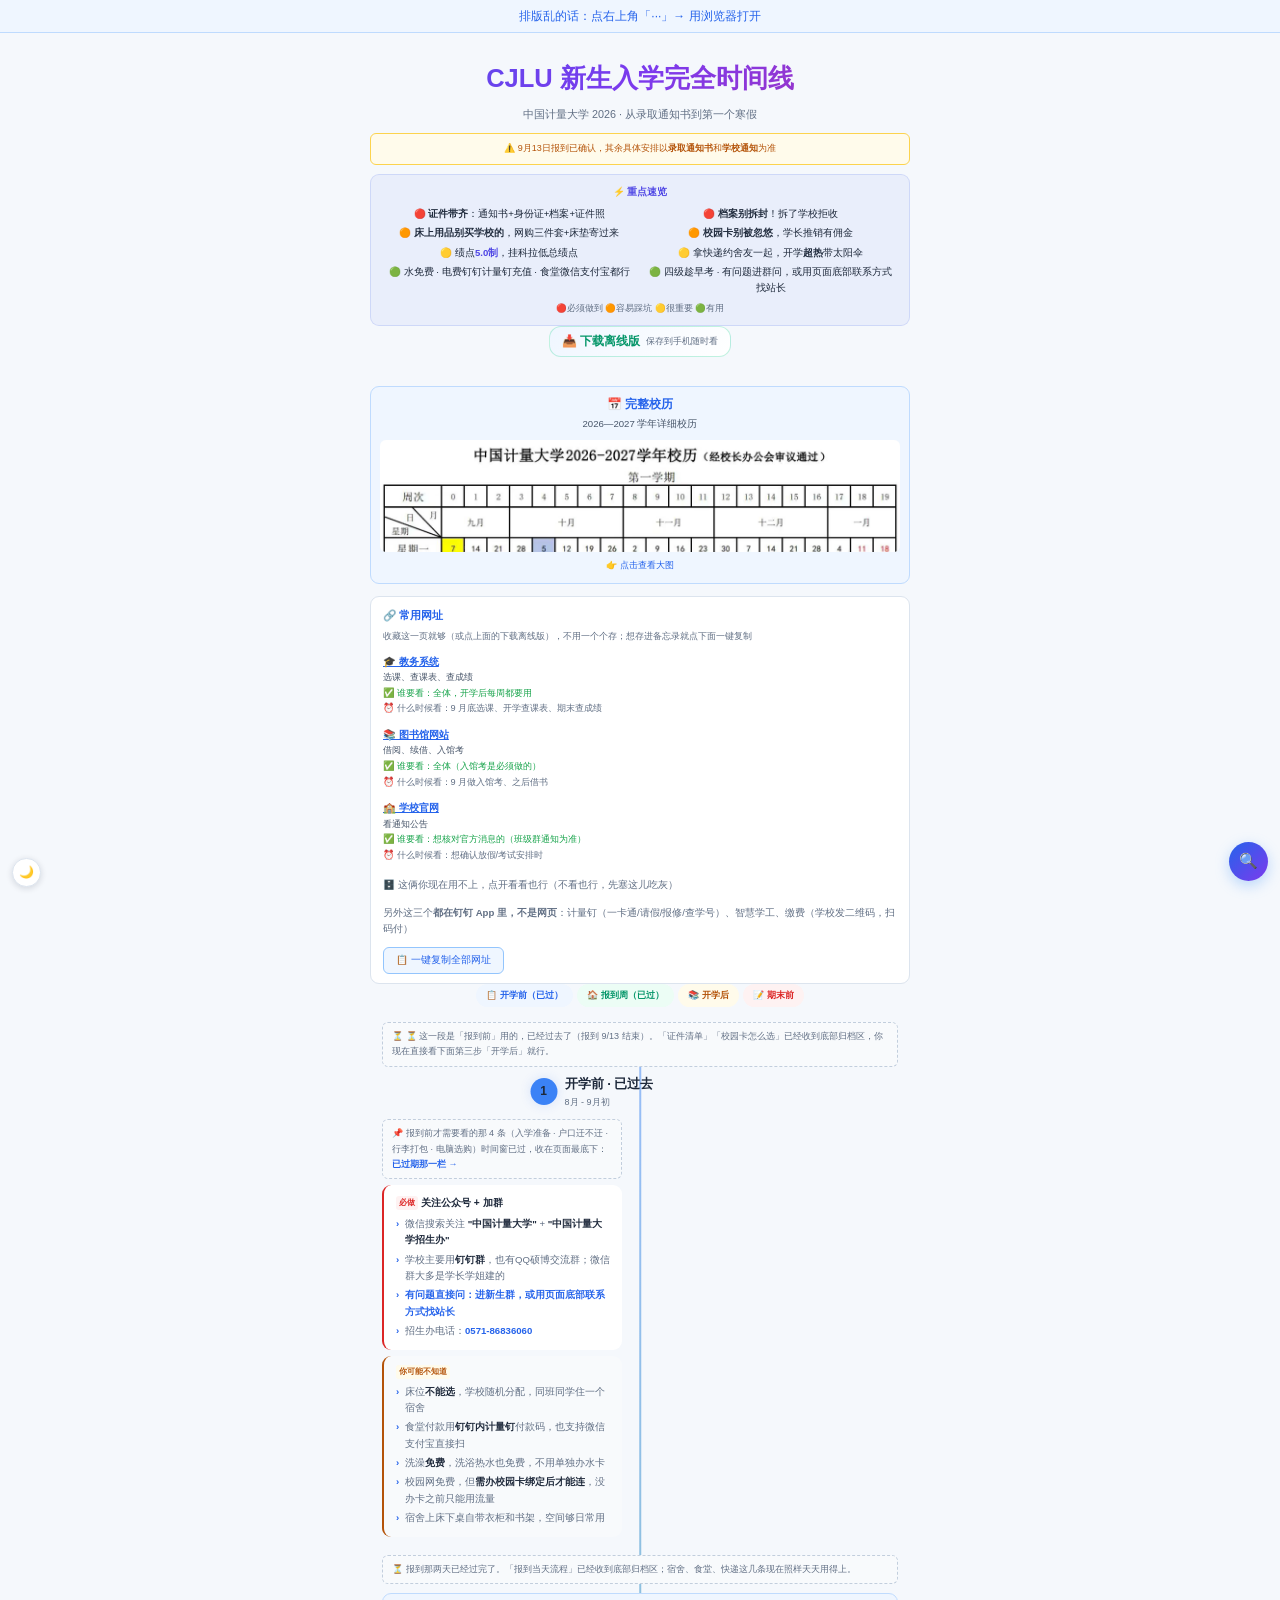
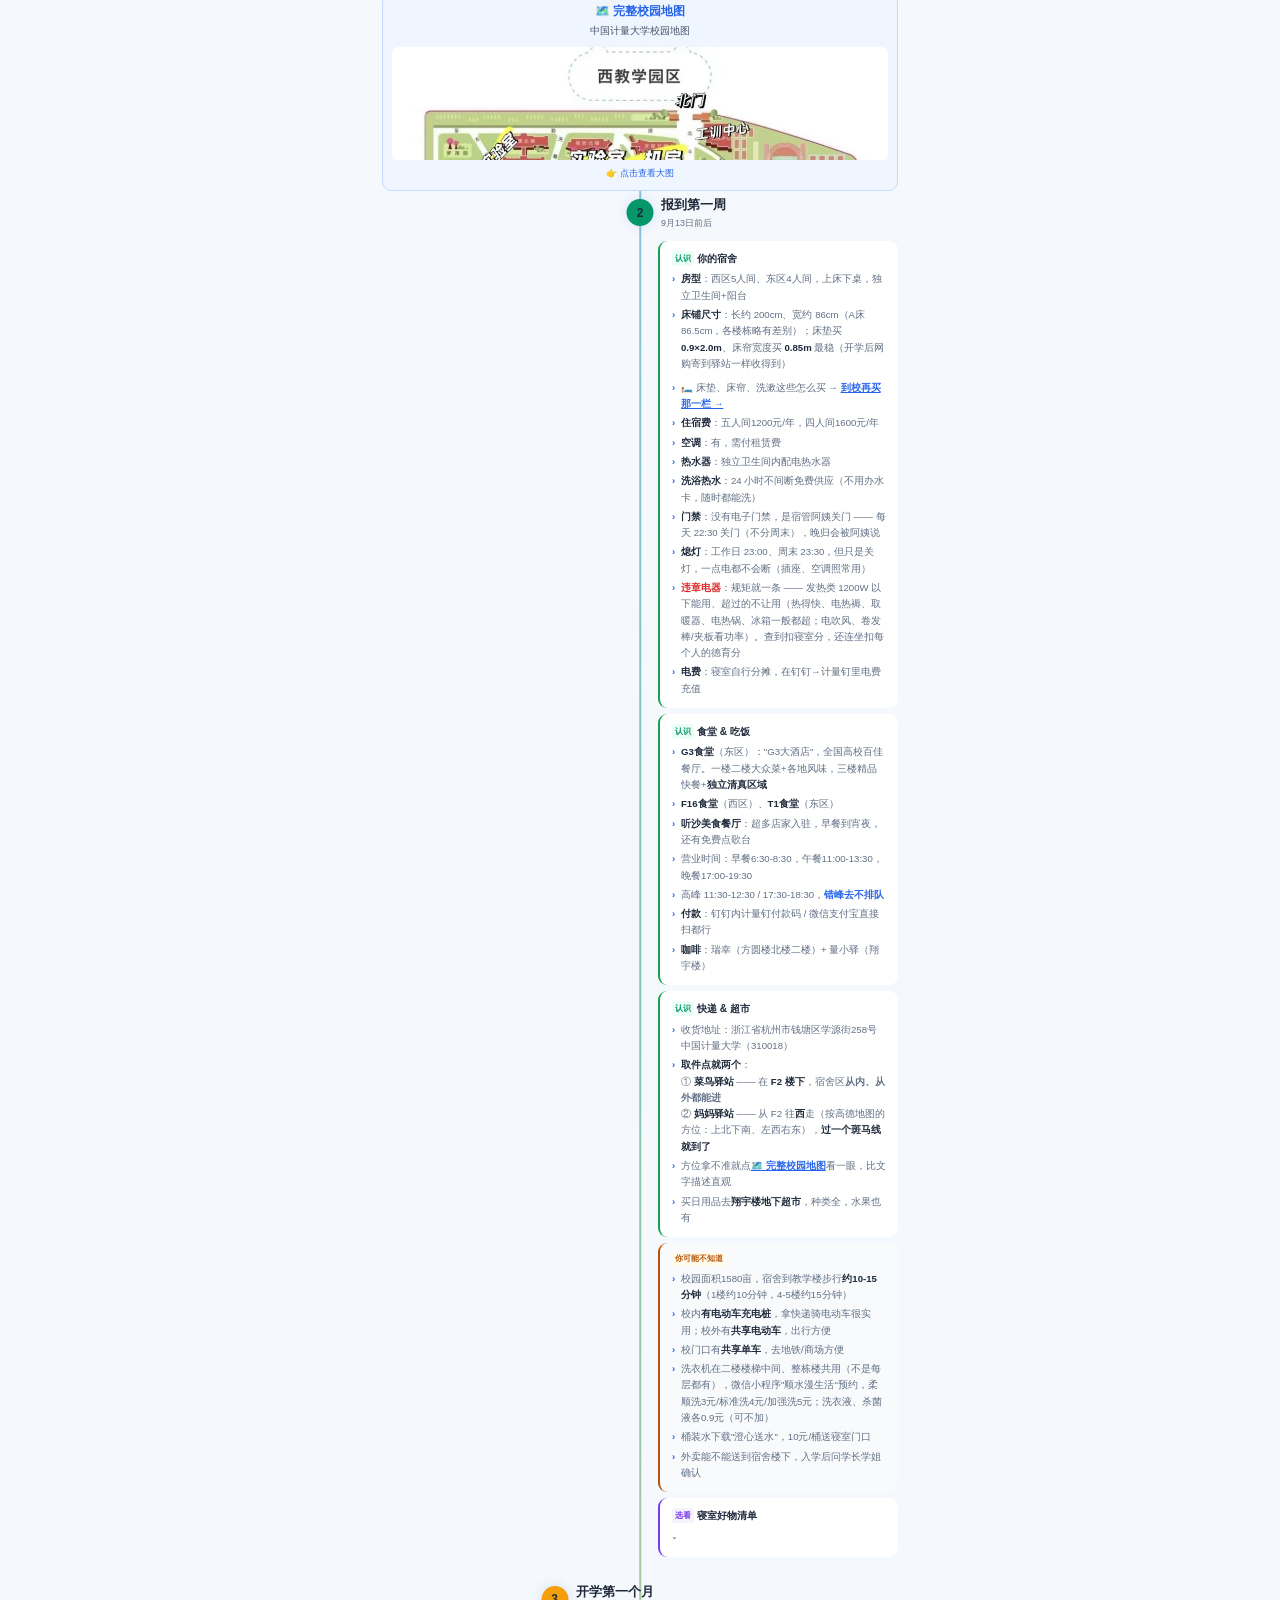
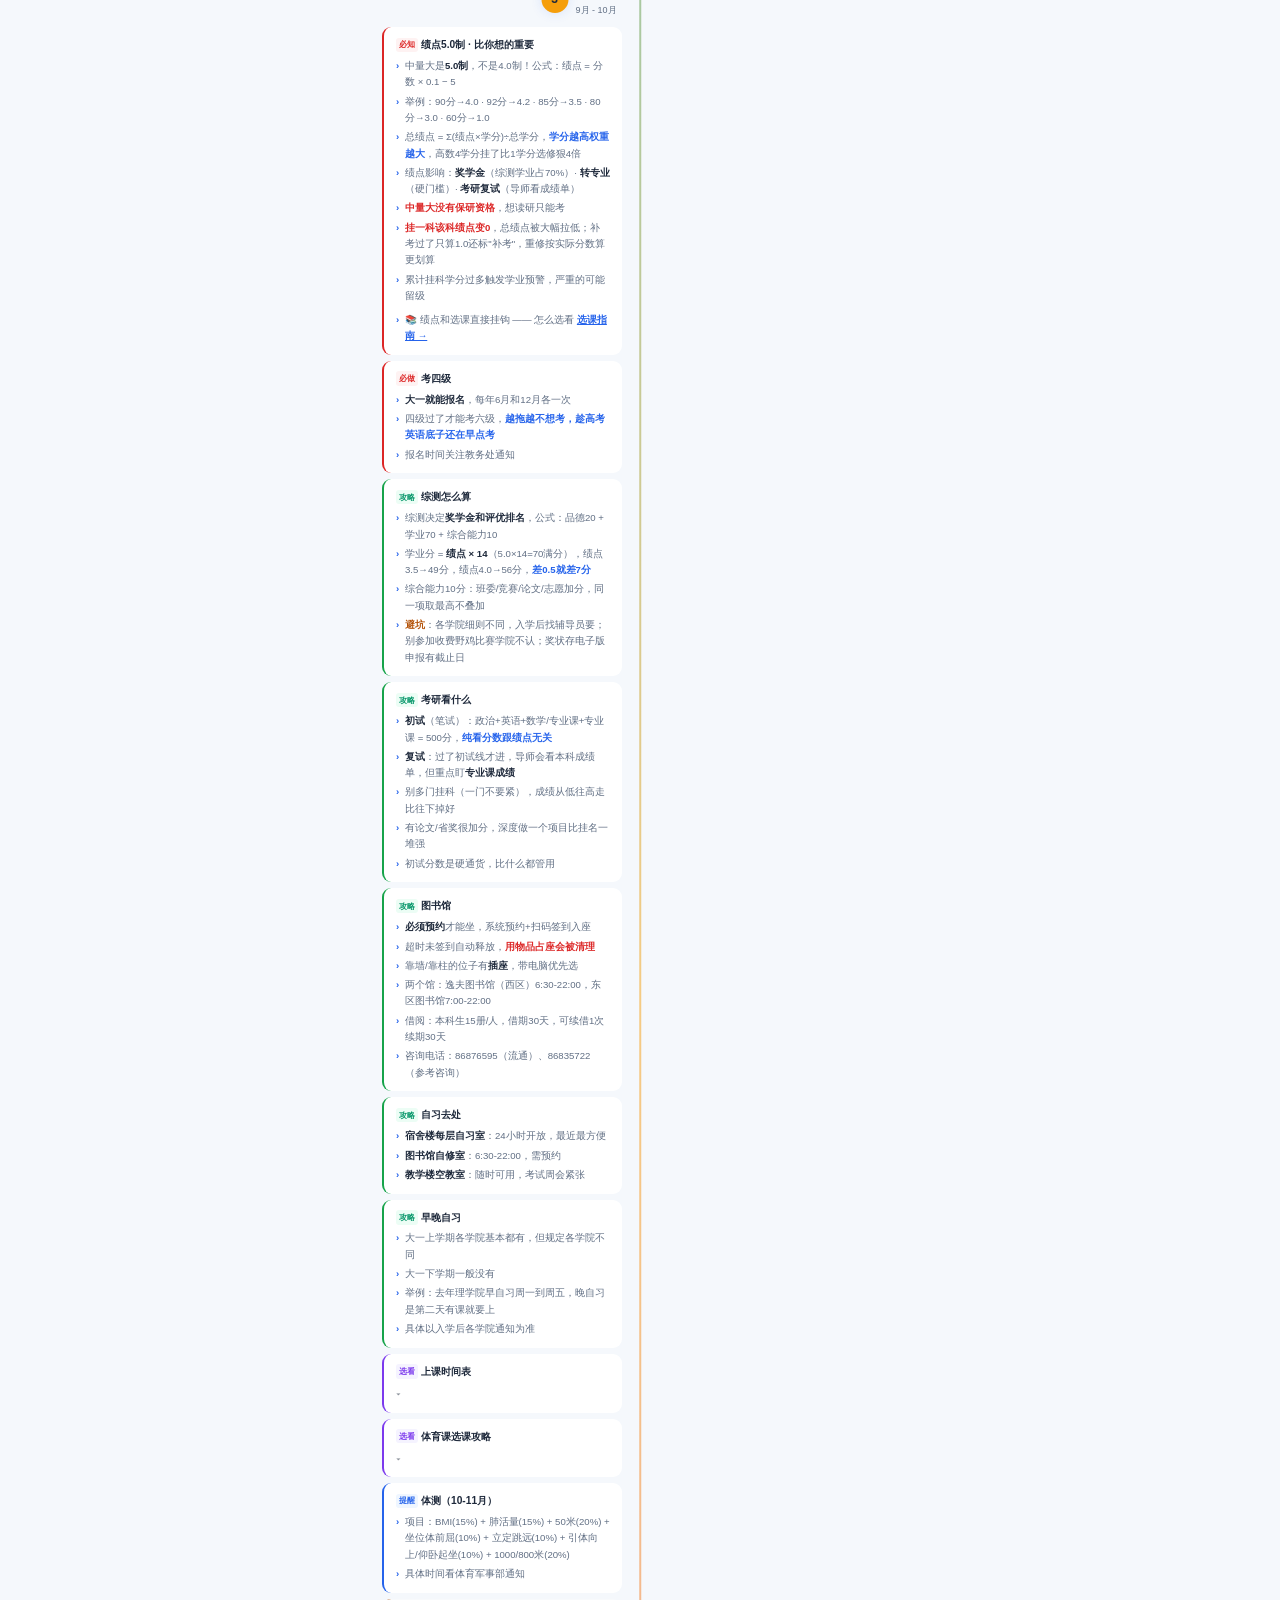
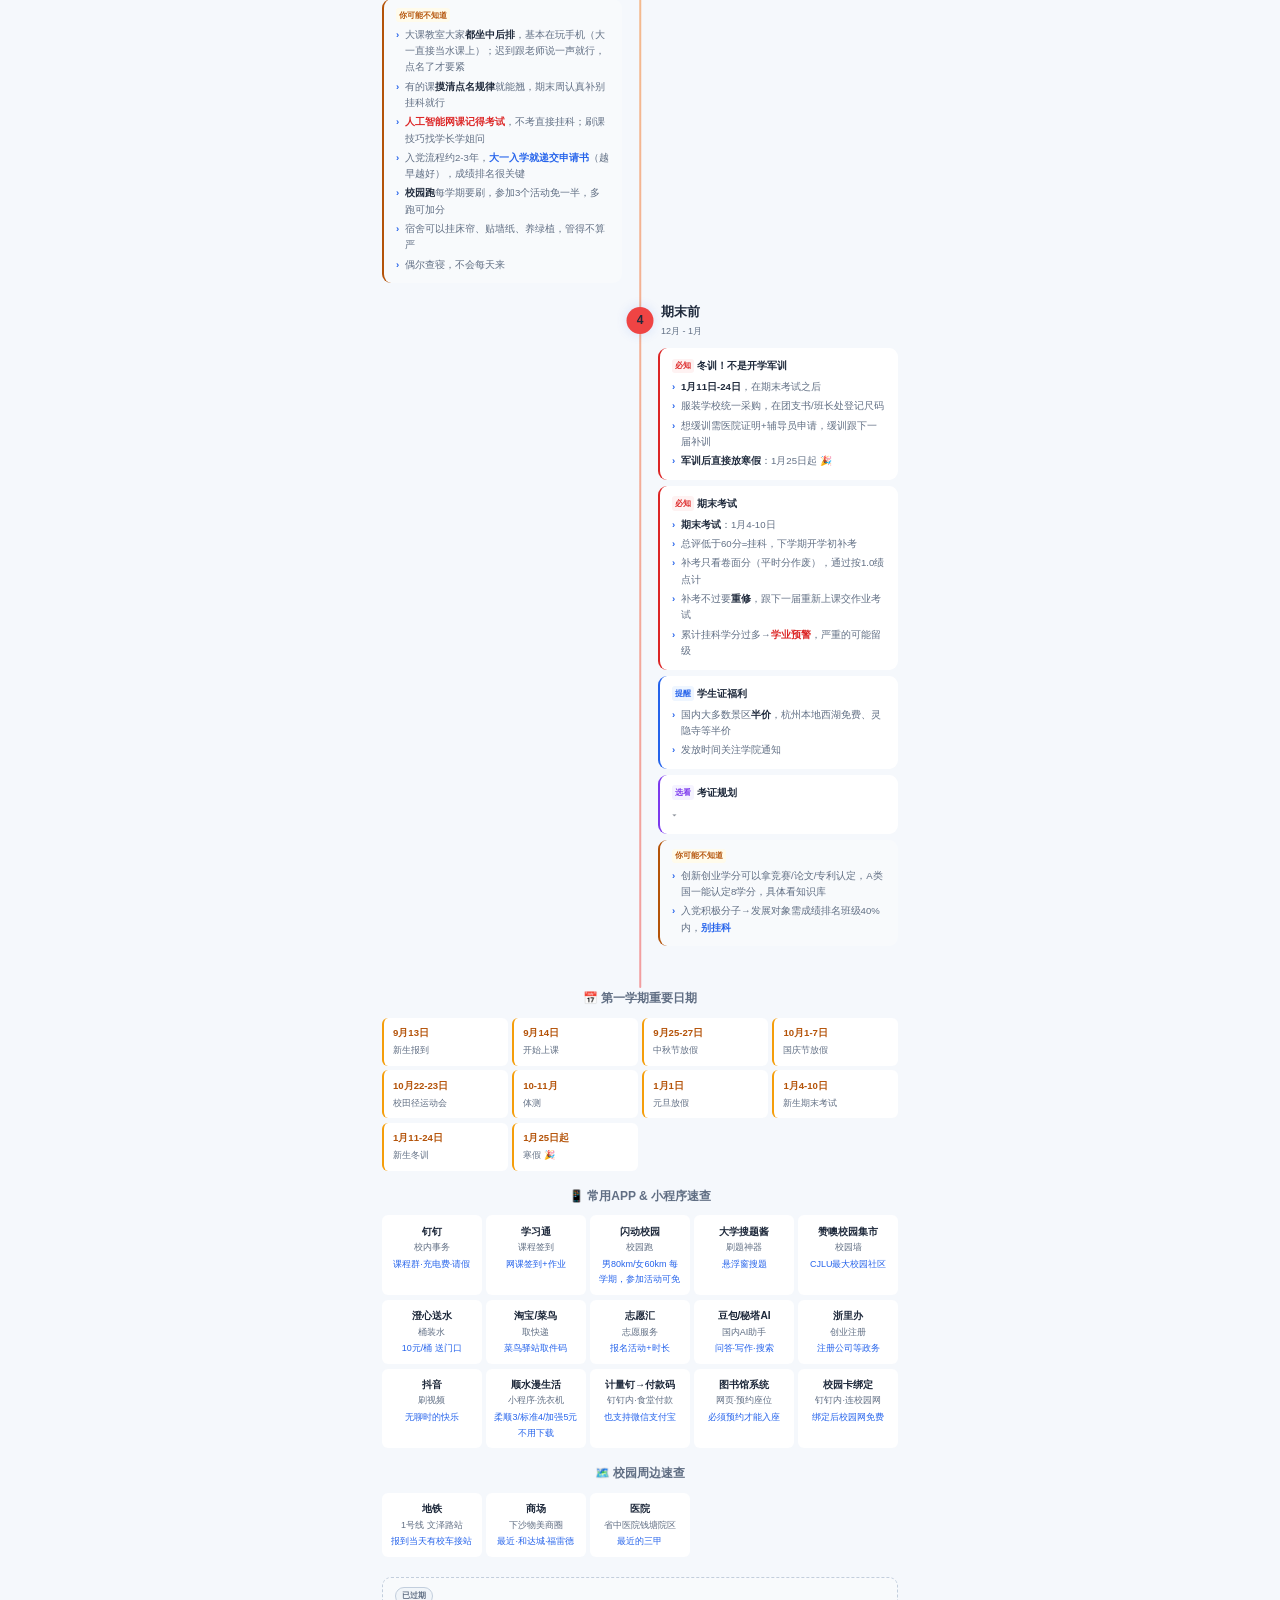
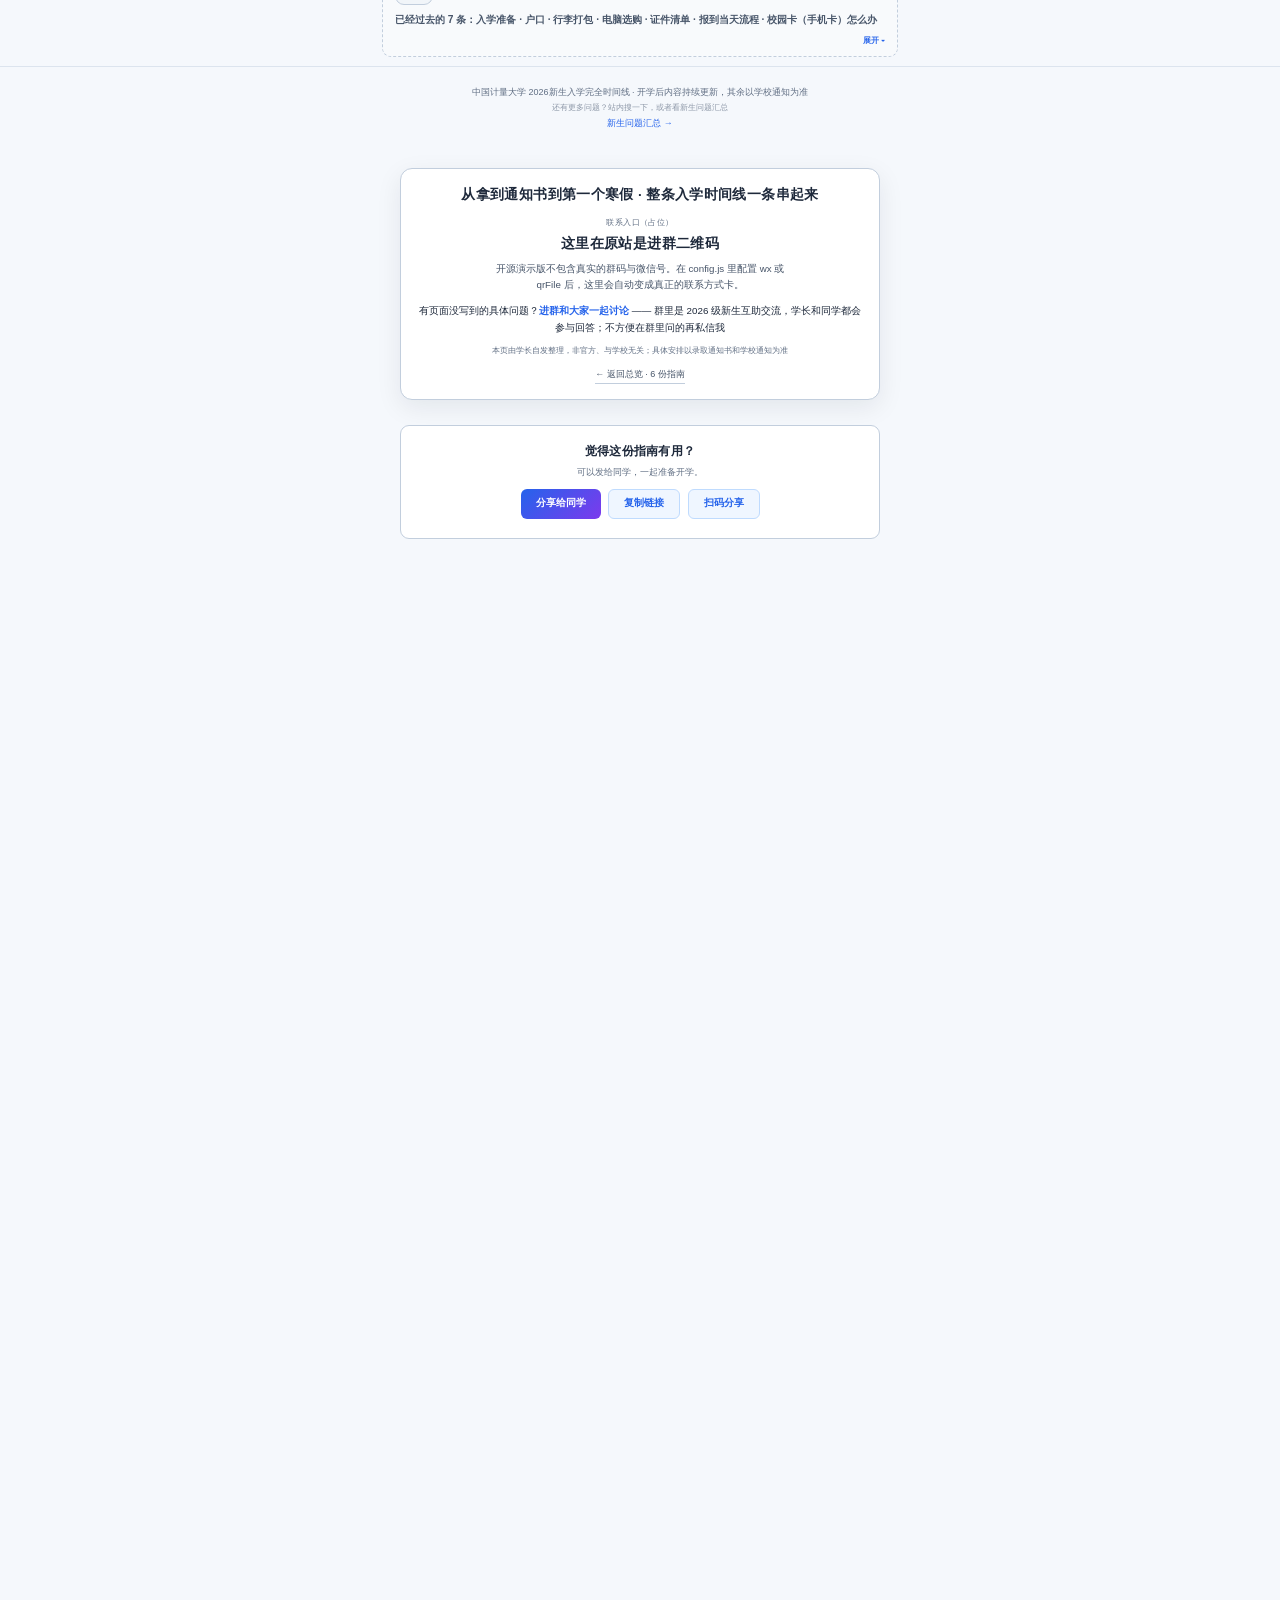
<file: timeline.html>
<!DOCTYPE html>
<html lang="zh-CN">
<head>
<meta charset="UTF-8">
<meta name="viewport" content="width=device-width, initial-scale=1.0">
<title>CJLU新生入学完全时间线 · 中国计量大学2026</title>
<link rel="stylesheet" href="theme.css?v=20260918a">
<script src="theme.js?v=20260918a"></script>
<style>
*{margin:0;padding:0;box-sizing:border-box}
/* 本页专属：日历四色（其余颜色统一走 theme.css） */
:root{--c1:#3B82F6;--c2:#059669;--c3:#F59E0B;--c4:#EF4444}
body{zoom:75%;font-family:var(--font);background:var(--bg);color:var(--text);line-height:var(--lh);min-height:100vh;-webkit-font-smoothing:antialiased}

.header{text-align:center;padding:var(--gap-4xl) var(--gap-2xl) var(--gap-3xl)}
.header h1{font-size:var(--fs-h1);font-weight:800;background:linear-gradient(135deg,var(--accent),var(--purple),var(--pink));-webkit-background-clip:text;-webkit-text-fill-color:transparent;background-clip:text;margin-bottom:var(--gap-sm)}
.header .sub{color:var(--sub);font-size:var(--fs-md-em);margin-bottom:var(--gap-lg)}
.copy-bar{display:inline-flex;align-items:center;gap:var(--gap);background:linear-gradient(135deg,var(--brand-soft),#FFFFFF);border:1px solid var(--line);border-radius:var(--r-lg);padding:var(--gap-sm) var(--gap-xl);cursor:pointer;transition:all .3s}
.copy-bar:hover{border-color:var(--accent);transform:scale(1.02)}
.copy-bar .wx{color:var(--accent);font-weight:600;letter-spacing:1px}
.copy-bar .tip{color:var(--sub);font-size:var(--fs-2xs-em)}
.copy-bar.copied{border-color:#34D399}
.copy-bar.copied .tip{color:var(--green-d)}

.stage-nav{display:flex;justify-content:center;gap:var(--gap-sm);padding:0 var(--gap-xl) var(--gap-2xl);flex-wrap:wrap}
.stage-nav a{padding:var(--gap-xs) var(--gap-lg);border-radius:var(--r-lg);font-size:var(--fs-2xs-em);font-weight:600;text-decoration:none;transition:all .3s;border:1px solid transparent}
.stage-nav a:hover{transform:scale(1.05)}
.s1{background:var(--brand-soft);color:var(--accent);border-color:var(--brand-line)}
.s2{background:#ECFDF5;color:var(--green-d);border-color:#A7F3D0}
.s3{background:var(--yellow-soft);color:var(--yellow);border-color:var(--yellow-line)}
.s4{background:var(--red-soft);color:var(--red);border-color:var(--red-line)}

.timeline{max-width:var(--w-page);margin:0 auto;padding:0 var(--gap-xl) var(--gap-4xl);position:relative}
.timeline::before{content:'';position:absolute;left:24px;top:0;bottom:0;width:2px;background:linear-gradient(to bottom,var(--c1),var(--c2),var(--c3),var(--c4));border-radius:var(--r-xs);opacity:.5}
@media(min-width:720px){.timeline::before{left:50%;transform:translateX(-1px)}}

.stage{margin-bottom:var(--gap-3xl)}
.stage-header{display:flex;align-items:center;gap:var(--gap-md);margin-bottom:var(--gap-lg);position:relative}
.dot{width:36px;height:36px;border-radius:50%;display:flex;align-items:center;justify-content:center;font-size:var(--fs-lg-em);font-weight:700;flex-shrink:0;position:relative;z-index:2;box-shadow:0 0 16px rgba(37,99,235,.15)}
.dot.c1{background:var(--c1)}.dot.c2{background:var(--c2)}.dot.c3{background:var(--c3)}.dot.c4{background:var(--c4)}
.stage-label{font-size:var(--fs-xl-em);font-weight:700}.stage-date{color:var(--sub);font-size:var(--fs-2xs-em)}
@media(min-width:720px){.stage-header{justify-content:flex-end;transform:translateX(calc(-50% + 18px))}.stage:nth-child(even) .stage-header{justify-content:flex-start;transform:translateX(calc(50% - 18px))}}

.items{padding-left:48px}
@media(min-width:720px){.items{padding-left:0;padding-right:calc(50% + 24px)}.stage:nth-child(even) .items{padding-left:calc(50% + 24px);padding-right:0}}

.card{background:var(--card);border-radius:var(--r-md);padding:var(--gap-lg) var(--gap-xl);margin-bottom:var(--gap);border-left:3px solid var(--accent);transition:all .25s}
.card:hover{transform:translateX(3px);box-shadow:0 4px 16px rgba(15,23,42,.08)}
.card.must{border-left-color:var(--red)}
.card.tip{border-left-color:var(--yellow);background:var(--card2)}
.card.info{border-left-color:var(--green)}
.card.purple{border-left-color:var(--purple)}

.card h3{font-size:var(--fs-sm-em);font-weight:700;margin-bottom:var(--gap-xs);display:flex;align-items:center;gap:var(--gap-xs);flex-wrap:wrap}
.badge{font-size:var(--fs-2xs-em);padding:1px var(--gap-xs);border-radius:var(--r-xs);font-weight:600;white-space:nowrap}
.badge-red{background:var(--red-soft);color:var(--red)}
.badge-yellow{background:var(--yellow-soft);color:var(--yellow)}
.badge-green{background:#ECFDF5;color:var(--green-d)}
.badge-blue{background:var(--brand-soft);color:var(--accent)}
.badge-purple{background:#F5F3FF;color:var(--purple)}

.card ul{list-style:none;padding:0}
.card li{font-size:var(--fs-xs-em);color:var(--sub);padding:var(--gap-2xs) 0 var(--gap-2xs) var(--gap-lg);position:relative}
.card li::before{content:'›';position:absolute;left:0;color:var(--accent);font-weight:700}
.card strong{color:var(--text)}
.hl{color:var(--accent);font-weight:600}
.hl-y{color:var(--yellow);font-weight:600}
.hl-r{color:var(--red);font-weight:600}
.hl-g{color:var(--green-d);font-weight:600}

.grid2{display:grid;grid-template-columns:1fr 1fr;gap:var(--gap-sm);margin-top:var(--gap-sm)}
@media(max-width:400px){.grid2{grid-template-columns:1fr}}
.mini-card{background:var(--card);border-radius:var(--r-sm);padding:var(--gap) var(--gap-md);font-size:var(--fs-xs-em)}
.mini-card .mc-title{font-weight:700;margin-bottom:var(--gap-2xs)}
.mini-card .mc-sub{color:var(--sub);font-size:var(--fs-sm-em)}

.table-wrap{overflow-x:auto;margin-top:var(--gap-sm)}
.mini-table{width:100%;border-collapse:collapse;font-size:var(--fs-2xs-em)}
.mini-table th{background:var(--card);padding:var(--gap-xs) var(--gap);text-align:left;font-weight:600;border-bottom:1px solid var(--line)}
.mini-table td{padding:var(--gap-2xs) var(--gap);border-bottom:1px solid var(--line);color:var(--sub)}
.mini-table td:first-child{color:var(--text);font-weight:500}

.section-title{max-width:var(--w-page);margin:0 auto 12px;padding:0 var(--gap-xl);font-size:var(--fs-lg-em);font-weight:700;text-align:center;color:var(--sub)}
.app-section{max-width:var(--w-page);margin:0 auto 20px;padding:0 var(--gap-xl)}
.app-grid{display:grid;grid-template-columns:repeat(auto-fill,minmax(130px,1fr));gap:var(--gap-sm)}
.app-item{background:var(--card);border-radius:var(--r-sm);padding:var(--gap-md);text-align:center;transition:all .25s}
.app-item:hover{transform:translateY(-2px);box-shadow:0 4px 10px rgba(15,23,42,.08)}
.app-item .an{font-weight:700;font-size:var(--fs-sm-em)}.app-item .au{color:var(--sub);font-size:var(--fs-2xs-em)}.app-item .ad{color:var(--accent);font-size:var(--fs-2xs-em);margin-top:var(--gap-2xs)}

.date-section{max-width:var(--w-page);margin:0 auto 20px;padding:0 var(--gap-xl)}
.date-grid{display:grid;grid-template-columns:repeat(auto-fill,minmax(160px,1fr));gap:var(--gap-sm)}
.date-item{background:var(--card);border-radius:var(--r-sm);padding:var(--gap-md) var(--gap-lg);border-left:3px solid var(--c3);transition:all .25s}
.date-item:hover{transform:translateX(3px)}
.date-item .dd{font-weight:700;font-size:var(--fs-xs-em);color:var(--yellow)}.date-item .de{color:var(--sub);font-size:var(--fs-2xs-em);margin-top:var(--gap-2xs)}

.footer{text-align:center;padding:var(--gap-3xl) var(--gap-2xl);color:var(--sub);font-size:var(--fs-2xs-em);border-top:1px solid var(--line)}
.footer a{color:var(--accent);text-decoration:none}

.stage{opacity:0;transform:translateY(16px);animation:fadeIn .5s forwards}
.stage:nth-child(1){animation-delay:.05s}.stage:nth-child(2){animation-delay:.15s}.stage:nth-child(3){animation-delay:.25s}.stage:nth-child(4){animation-delay:.35s}
@keyframes fadeIn{to{opacity:1;transform:translateY(0)}}

.collapsible{cursor:pointer;user-select:none}
.collapsible::after{content:' ▾';font-size:var(--fs-xs-em);opacity:.5}
.collapsible.open::after{content:' ▴'}
.collapse-content{max-height:0;overflow:hidden;transition:max-height .35s ease}
.collapse-content.show{max-height:2000px}

/* ===== 结尾转化卡 ===== */
.cta-card{max-width:var(--w-narrow);margin:26px auto 34px;background:var(--card);border:1px solid var(--line2);border-radius:var(--r-lg);padding:var(--gap-2xl) var(--gap-2xl);text-align:center;box-shadow:0 10px 34px rgba(15,23,42,.08)}
.cta-hook{margin:0 0 var(--gap-lg);color:var(--text);font-size:var(--fs-xl);font-weight:700;letter-spacing:.5px}
.cta-wx{display:inline-flex;align-items:center;gap:var(--gap-md);background:var(--card2);border:1px solid var(--line2);border-radius:var(--r-md);padding:var(--gap) var(--gap-2xl)}
.cta-wx-id{color:var(--text);font-size:var(--fs-xl);font-weight:700;letter-spacing:2px;user-select:all;-webkit-user-select:all}
.cta-wx-tip{color:var(--sub2);font-size:var(--fs-xs)}
.cta-ask{margin:var(--gap-lg) 0 0;color:var(--text);font-size:var(--fs-sm);line-height:var(--lh)}
.cta-ask b{color:var(--accent)}
.cta-note{margin:var(--gap-md) 0 0;color:var(--sub);font-size:var(--fs-2xs);line-height:var(--lh)}
.cta-home{display:inline-block;margin-top:var(--gap-lg);color:var(--sub2);font-size:var(--fs-xs);text-decoration:none;border-bottom:1px solid var(--line2);padding-bottom:1px}
.cta-home:hover{color:var(--text)}
@media(max-width:640px){.cta-card{padding:var(--gap-xl) var(--gap-lg)}.cta-hook{font-size:var(--fs-lg)}}
/* ===== 全年关键日期（校历） ===== */
  #calendar{max-width:var(--w-page);margin:14px auto 0;padding:var(--gap-lg) var(--gap-xl);
    background:var(--brand-soft);border:1px solid var(--brand-line);border-radius:var(--r-md)}
  #calendar .cal-t{font-weight:700;color:var(--accent);margin-bottom:var(--gap-md);font-size:var(--fs-md-em)}
  #calendar table{width:100%;border-collapse:collapse;font-size:var(--fs-xs-em)}
  #calendar td{padding:var(--gap-sm) var(--gap-xs);border-bottom:1px solid var(--line);vertical-align:top}
  #calendar tr:last-child td{border-bottom:none}
  #calendar td.d{color:var(--accent);font-weight:700;white-space:nowrap;width:88px}
  #calendar td.e{color:var(--text)}
  /* ===== 大图默认折叠卡（校历 / 校园地图）：默认收起，点卡片展开，正文不臃肿 ===== */
  .img-fold{max-width:var(--w-page);margin:14px auto 0}
  .img-fold summary{list-style:none;cursor:pointer;user-select:none;-webkit-tap-highlight-color:transparent}
  .img-fold summary::-webkit-details-marker{display:none}
  .img-fold .if-cap{display:block;background:var(--brand-soft);border:1px solid var(--brand-line);
    border-radius:var(--r-md);padding:var(--gap-md) var(--gap-lg) var(--gap-lg);text-align:center}
  .img-fold .if-cap:hover{background:var(--brand-soft)}
  .img-fold .if-t{display:block;font-size:var(--fs-lg-em);color:var(--accent);font-weight:700}
  .img-fold .if-s{display:block;font-size:var(--fs-xs-em);color:var(--sub2);margin-top:var(--gap-2xs)}
  .img-fold .if-thumb{display:block;width:100%;height:150px;object-fit:cover;object-position:center top;
    border-radius:var(--r-sm);margin:var(--gap-md) 0 var(--gap);background:var(--bg)}
  .img-fold .if-hint{display:block;font-size:var(--fs-2xs-em);color:var(--accent)}
  .img-fold[open] .if-hint{color:var(--green-d)}
  .img-fold .if-full{margin-top:var(--gap-md);padding:var(--gap);background:var(--card);
    border:1px solid var(--line);border-radius:var(--r-md);text-align:center}
  .img-fold .if-full img{width:100%;border-radius:var(--r-sm);display:block}
  .img-fold .if-note{font-size:var(--fs-2xs-em);color:var(--accent);margin-top:var(--gap);line-height:var(--lh)}
  /* 重点速览：窄屏改为单列，避免手机上一行被切太碎 */
  @media(max-width:640px){
    .kv{grid-template-columns:1fr!important;gap:var(--gap-sm) 0!important}
    .img-fold .if-thumb{height:130px}
  }
  /* 过期归档区：与正文同宽（本页正文 720px，主题默认 780px） */
  .exp-zone{max-width:var(--w-page)}
  .exp-zone .card:last-child{margin-bottom:0}
</style>
</head>
<body><div style="text-align:center;padding:var(--gap) var(--gap-lg);background:var(--brand-soft);border-bottom:1px solid var(--brand-line);font-size:var(--fs-lg);color:var(--accent)">排版乱的话：点右上角「···」→ 用浏览器打开</div>

<div class="header">
  <h1>CJLU 新生入学完全时间线</h1>
  <p class="sub">中国计量大学 2026 · 从录取通知书到第一个寒假</p>
  <div style="max-width:var(--w-page);margin:8px auto 0;padding:var(--gap-md) var(--gap-xl);background:var(--yellow-soft);border:1px solid var(--yellow-line);border-radius:var(--r-sm);font-size:var(--fs-2xs-em);color:var(--yellow);text-align:center">
    ⚠️ 9月13日报到已确认，其余具体安排以<strong>录取通知书</strong>和<strong>学校通知</strong>为准
  </div>
    <div style="max-width:var(--w-page);margin:12px auto 0;padding:var(--gap-lg) var(--gap-xl);background:rgba(102,126,234,0.08);border:1px solid rgba(102,126,234,0.2);border-radius:var(--r-md);font-size:var(--fs-xs-em);color:var(--text)">
      <div style="font-weight:700;color:#4F46E5;margin-bottom:var(--gap);font-size:var(--fs-lg-em)">⚡ 重点速览</div>
      <div class="kv" style="display:grid;grid-template-columns:1fr 1fr;gap:var(--gap-xs) var(--gap-lg);line-height:var(--lh)">
        <div>🔴 <strong>证件带齐</strong>：通知书+身份证+档案+证件照</div>
        <div>🔴 <strong>档案别拆封</strong>！拆了学校拒收</div>
        <div>🟠 <strong>床上用品别买学校的</strong>，网购三件套+床垫寄过来</div>
        <div>🟠 <strong>校园卡别被忽悠</strong>，学长推销有佣金</div>
        <div>🟡 绩点<strong style="color:#4F46E5">5.0制</strong>，挂科拉低总绩点</div>
        <div>🟡 拿快递约舍友一起，开学<strong>超热</strong>带太阳伞</div>
        <div>🟢 水免费 · 电费钉钉计量钉充值 · 食堂微信支付宝都行</div>
        <div>🟢 四级趁早考 · 有问题进群问，或用页面底部联系方式找站长</div>
      </div>
      <div style="margin-top:var(--gap-sm);font-size:var(--fs-md-em);color:var(--sub)">🔴必须做到 🟠容易踩坑 🟡很重要 🟢有用</div>
    </div>

  <div style="display:flex;align-items:center;justify-content:center;gap:var(--gap-md);flex-wrap:wrap">
    <div class="copy-bar" onclick="downloadPage()" id="dlBtn" style="border-color:rgba(52,211,153,.3)">
      <span style="color:var(--green-d);font-weight:600">📥 下载离线版</span>
      <span class="tip" style="font-size:var(--fs-2xs-em)">保存到手机随时看</span>
    </div>
  </div>
</div>

<!-- ===== 全年关键日期（校历）=====
     数据在下方的 CALENDAR 数组里，改日期只改那一个数组即可。
     数组为空时整个板块自动隐藏，不会显示空盒子。 -->
<div id="calendar" style="display:none">
  <div class="cal-t">📅 全年关键日期</div>
  <table><tbody id="calendar-body"></tbody></table>
</div>

<script>
/* ============================================================
   校历数据：以后改日期，只改下面这个数组，别的都不用动。
   格式：['日期', '事项']
   目前为空 —— 填入后板块会自动显示出来。
   ============================================================ */
const CALENDAR = [
  // ['9/13', '报到注册'],
  // ['10/1-10/7', '国庆放假'],
];
(function(){
  var box = document.getElementById('calendar');
  var body = document.getElementById('calendar-body');
  if (!box || !body || !CALENDAR || CALENDAR.length === 0) return; // 没数据就不显示
  var html = '';
  for (var i = 0; i < CALENDAR.length; i++) {
    html += '<tr><td class="d">' + CALENDAR[i][0] + '</td><td class="e">' + CALENDAR[i][1] + '</td></tr>';
  }
  body.innerHTML = html;
  box.style.display = 'block';
})();

</script>

<!-- 校历原图：换图覆盖同名文件即可（默认折叠，点卡片展开） -->
<details class="img-fold" id="calendar-photo">
  <summary>
    <span class="if-cap">
      <span class="if-t">📅 完整校历</span>
      <span class="if-s">2026—2027 学年详细校历</span>
      <img class="if-thumb" src="calendar.jpg" alt="校历"
           onerror="this.closest('details').style.display='none'">
      <span class="if-hint">👉 点击查看大图</span>
    </span>
  </summary>
  <div class="if-full">
    <a href="calendar.jpg" target="_blank" rel="noopener">
      <img src="calendar.jpg" alt="校历" loading="lazy">
    </a>
    <p class="if-note">👆 点开新标签看大图（可双指放大）· 再点上方卡片可收起</p>
  </div>
</details>

<!-- ===== 常用网址汇总：改网址只改这一段 ===== -->
<div id="links" style="max-width:var(--w-page);margin:16px auto 0;padding:var(--gap-lg) var(--gap-xl);
  background:var(--card);border:1px solid var(--line);border-radius:var(--r-md)">
  <div style="font-weight:700;color:var(--accent);margin-bottom:var(--gap-sm);font-size:var(--fs-md-em)">🔗 常用网址</div>
  <div style="font-size:var(--fs-2xs-em);color:var(--sub);margin-bottom:var(--gap-lg);line-height:var(--lh)">收藏这一页就够（或点上面的下载离线版），不用一个个存；想存进备忘录就点下面一键复制</div>

  <div style="font-size:var(--fs-sm-em);line-height:var(--lh)">
    <div style="margin-bottom:var(--gap-lg)">
      <a href="https://jwxt.cjlu.edu.cn/jwglxt/xtgl/login_slogin.html" target="_blank" rel="noopener" style="color:var(--accent);font-weight:700">🎓 教务系统</a>
      <div style="color:var(--sub2);font-size:var(--fs-md-em)">选课、查课表、查成绩</div>
      <div style="color:var(--green);font-size:var(--fs-md-em)">✅ 谁要看：全体，开学后每周都要用</div>
      <div style="color:var(--sub);font-size:var(--fs-md-em)">⏰ 什么时候看：9 月底选课、开学查课表、期末查成绩</div>
    </div>

    <div style="margin-bottom:var(--gap-lg)">
      <a href="https://libopac.cjlu.edu.cn/space/index" target="_blank" rel="noopener" style="color:var(--accent);font-weight:700">📚 图书馆网站</a>
      <div style="color:var(--sub2);font-size:var(--fs-md-em)">借阅、续借、入馆考</div>
      <div style="color:var(--green);font-size:var(--fs-md-em)">✅ 谁要看：全体（入馆考是必须做的）</div>
      <div style="color:var(--sub);font-size:var(--fs-md-em)">⏰ 什么时候看：9 月做入馆考、之后借书</div>
    </div>

    <div style="margin-bottom:var(--gap-lg)">
      <a href="https://www.cjlu.edu.cn/" target="_blank" rel="noopener" style="color:var(--accent);font-weight:700">🏫 学校官网</a>
      <div style="color:var(--sub2);font-size:var(--fs-md-em)">看通知公告</div>
      <div style="color:var(--green);font-size:var(--fs-md-em)">✅ 谁要看：想核对官方消息的（班级群通知为准）</div>
      <div style="color:var(--sub);font-size:var(--fs-md-em)">⏰ 什么时候看：想确认放假/考试安排时</div>
    </div>
  </div>

  <!-- 用不上的两个：默认折叠，塞角落吃灰 -->
  <details style="margin-top:var(--gap-sm)">
    <summary style="cursor:pointer;font-size:var(--fs-xs-em);color:var(--sub);list-style:none;padding:var(--gap-sm) 0">
      🗄️ 这俩你现在用不上，点开看看也行（不看也行，先塞这儿吃灰）
    </summary>
    <ul style="list-style:none;padding:var(--gap) 0 0;margin:0;font-size:var(--fs-xs-em);line-height:var(--lh-loose)">
      <li>🔍 <a href="https://slib.cjlu.edu.cn/databaseguide/web_dataBaseHome1?sorttype=1" target="_blank" rel="noopener" style="color:var(--accent)">图书馆数据库</a>
        <div style="color:var(--sub);font-size:var(--fs-md-em)">查资料写论文用的 —— 大一大二基本用不上，等你要写课程论文了再来翻</div>
      </li>
      <li style="margin-top:var(--gap-sm)">🛠 <a href="https://e.cjlu.edu.cn/BPM/EhallNew" target="_blank" rel="noopener" style="color:var(--accent)">中量大办事中心</a>
        <div style="color:var(--sub);font-size:var(--fs-md-em)">各类办事申请 —— 新生第一学期基本用不到（请假在钉钉里），留着备用</div>
      </li>
    </ul>
  </details>
  <p style="font-size:var(--fs-xs-em);color:var(--sub);margin-top:var(--gap-md);line-height:var(--lh)">
    另外这三个<b>都在钉钉 App 里，不是网页</b>：计量钉（一卡通/请假/报修/查学号）、智慧学工、缴费（学校发二维码，扫码付）
  </p>
  <button id="copyLinksBtn" onclick="copyAllLinks()"
    style="margin-top:var(--gap-lg);background:var(--brand-soft);color:var(--accent);
    border:1px solid var(--brand-light);border-radius:var(--r-sm);
    padding:var(--gap) var(--gap-xl);font-size:var(--fs-xs-em);cursor:pointer;font-family:inherit">
    📋 一键复制全部网址
  </button>
  <script>
  function copyAllLinks(){
    var as = document.querySelectorAll('#links a'), t = '';
    for (var i = 0; i < as.length; i++) {
      t += as[i].textContent + '：' + as[i].href + '\n';
    }
    t += '\n（计量钉、智慧学工、缴费都在钉钉App里，不是网页）';
    function done(){
      var b = document.getElementById('copyLinksBtn');
      if (!b) return;
      b.textContent = '✅ 已复制，去粘贴到备忘录／发给自己';
      setTimeout(function(){ b.textContent = '📋 一键复制全部网址'; }, 2500);
    }
    function fb(){
      var ta = document.createElement('textarea');
      ta.value = t; ta.style.position = 'fixed'; ta.style.opacity = '0';
      document.body.appendChild(ta); ta.select();
      try { document.execCommand('copy'); done(); } catch (e) {}
      document.body.removeChild(ta);
    }
    if (navigator.clipboard && navigator.clipboard.writeText) {
      navigator.clipboard.writeText(t).then(done, fb);
    } else { fb(); }
  }
  </script>
</div>

<div class="stage-nav">
  <a href="#s1" class="s1">📋 开学前（已过）</a>
  <a href="#s2" class="s2">🏠 报到周（已过）</a>
  <a href="#s3" class="s3">📚 开学后</a>
  <a href="#s4" class="s4">📝 期末前</a>
</div>

<!-- ========== 阶段1：开学前 ========== -->
<div class="timeline">

<div class="stage" id="s1">
  <div class="arch-note">⏳ ⏳ 这一段是「报到前」用的，已经过去了（报到 9/13 结束）。「证件清单」「校园卡怎么选」已经收到底部归档区，你现在直接看下面第三步「开学后」就行。</div>
  <div class="stage-header">
    <div class="dot c1">1</div>
    <div><div class="stage-label">开学前 · 已过去</div><div class="stage-date">8月 - 9月初</div></div>
  </div>
  <div class="items">

    <p class="arch-note">📌 报到前才需要看的那 4 条（入学准备 · 户口迁不迁 · 行李打包 · 电脑选购）时间窗已过，收在页面最底下：<a href="#expired">已过期那一栏 →</a></p>

    

    <div class="card must">
      <h3 id="group"><span class="badge badge-red">必做</span> 关注公众号 + 加群</h3>
      <ul>
        <li>微信搜索关注 <strong>"中国计量大学"</strong> + <strong>"中国计量大学招生办"</strong></li>
        <li>学校主要用<strong>钉钉群</strong>，也有QQ硕博交流群；微信群大多是学长学姐建的</li>
        <li><span class="hl">有问题直接问：进新生群，或用页面底部联系方式找站长</span></li>
        <li>招生办电话：<span class="hl">0571-86836060</span></li>
      </ul>
    </div>

    

    <div class="card tip">
      <h3><span class="badge badge-yellow">你可能不知道</span></h3>
      <ul>
        <li>床位<strong>不能选</strong>，学校随机分配，同班同学住一个宿舍</li>
        <li>食堂付款用<strong>钉钉内计量钉</strong>付款码，也支持微信支付宝直接扫</li>
        <li>洗澡<strong>免费</strong>，洗浴热水也免费，不用单独办水卡</li>
        <li>校园网免费，但<strong>需办校园卡绑定后才能连</strong>，没办卡之前只能用流量</li>
        <li>宿舍上床下桌自带衣柜和书架，空间够日常用</li>
      </ul>
    </div>

  </div>
</div>

<!-- ========== 阶段2：报到周 ========== -->
<div class="stage" id="s2">
  <div class="arch-note">⏳ 报到那两天已经过完了。「报到当天流程」已经收到底部归档区；宿舍、食堂、快递这几条现在照样天天用得上。</div>
  <details class="img-fold" id="map" style="margin:var(--gap-lg) 0 var(--gap-xs)">
        <summary>
          <span class="if-cap">
            <span class="if-t">🗺️ 完整校园地图</span>
            <span class="if-s">中国计量大学校园地图</span>
            <img class="if-thumb" src="campus-map.jpg?v=20260918a" alt="中国计量大学校园地图"
                 onerror="this.closest('details').style.display='none'">
            <span class="if-hint">👉 点击查看大图</span>
          </span>
        </summary>
        <div class="if-full">
          <a href="campus-map.jpg?v=20260918a" target="_blank" rel="noopener">
            <img src="campus-map.jpg?v=20260918a" alt="中国计量大学校园地图" loading="lazy">
          </a>
          <p class="if-note">👆 点开新标签看大图（可双指放大）· 再点上方卡片可收起</p>
        </div>
      </details>
  <div class="stage-header">
    <div class="dot c2">2</div>
    <div><div class="stage-label">报到第一周</div><div class="stage-date">9月13日前后</div></div>
  </div>
  <div class="items">

    

    <div class="card info">
      <h3 id="dorm"><span class="badge badge-green">认识</span> 你的宿舍</h3>
      <ul>
        <li><strong>房型</strong>：西区5人间、东区4人间，上床下桌，独立卫生间+阳台</li>
        <li><strong>床铺尺寸</strong>：长约 200cm、宽约 86cm（A床 86.5cm，各楼栋略有差别）；床垫买 <strong>0.9×2.0m</strong>、床帘宽度买 <strong>0.85m</strong> 最稳（开学后网购寄到驿站一样收得到）</li>
        <li style="margin-top:var(--gap-sm)">🛏️ 床垫、床帘、洗漱这些怎么买 → <a href="luggage.html#buy-offline" style="color:var(--accent);font-weight:700">到校再买那一栏 →</a></li>
        <li><strong>住宿费</strong>：五人间1200元/年，四人间1600元/年</li>
        <li><strong>空调</strong>：有，需付租赁费</li>
        <li><strong>热水器</strong>：独立卫生间内配电热水器</li>
        <li><strong>洗浴热水</strong>：24 小时不间断免费供应（不用办水卡，随时都能洗）</li>
        <li><strong>门禁</strong>：没有电子门禁，是宿管阿姨关门 —— 每天 22:30 关门（不分周末），晚归会被阿姨说</li>
        <li><strong>熄灯</strong>：工作日 23:00、周末 23:30，但只是关灯，一点电都不会断（插座、空调照常用）</li>
        <li><span class="hl-r">违章电器</span>：规矩就一条 —— 发热类 1200W 以下能用、超过的不让用（热得快、电热褥、取暖器、电热锅、冰箱一般都超；电吹风、卷发棒/夹板看功率）。查到扣寝室分，还连坐扣每个人的德育分</li>
        <li><strong>电费</strong>：寝室自行分摊，在钉钉→计量钉里电费充值</li>
      </ul>
    </div>

    <div class="card info">
      <h3 id="canteen"><span class="badge badge-green">认识</span> 食堂 & 吃饭</h3>
      <ul>
        <li><strong>G3食堂</strong>（东区）："G3大酒店"，全国高校百佳餐厅。一楼二楼大众菜+各地风味，三楼精品快餐+<strong>独立清真区域</strong></li>
        <li><strong>F16食堂</strong>（西区）、<strong>T1食堂</strong>（东区）</li>
        <li><strong>听沙美食餐厅</strong>：超多店家入驻，早餐到宵夜，还有免费点歌台</li>
        <li>营业时间：早餐6:30-8:30，午餐11:00-13:30，晚餐17:00-19:30</li>
        <li>高峰 11:30-12:30 / 17:30-18:30，<span class="hl">错峰去不排队</span></li>
        <li><strong>付款</strong>：钉钉内计量钉付款码 / 微信支付宝直接扫都行</li>
        <li><strong>咖啡</strong>：瑞幸（方圆楼北楼二楼）+ 量小驿（翔宇楼）</li>
      </ul>
    </div>

    <div class="card info">
      <h3 id="express"><span class="badge badge-green">认识</span> 快递 & 超市</h3>
      <ul>
        <li>收货地址：浙江省杭州市钱塘区学源街258号中国计量大学（310018）</li>
        <!-- ⚠️ 09-17 站长现场更正（在校学生一手来源）：
             取件点「实际上就是两个」—— 菜鸟驿站 + 妈妈驿站。
             本节原写「西区2号楼楼下 / 含晖苑旁边菜鸟 / 东区学源街168号顺丰 / 正大门报刊亭」，
             与他实际看到的不符，按他说的改掉了。若日后确认旧点位仍在，再补回来。 -->
        <li><strong>取件点就两个</strong>：
          <br>① <strong>菜鸟驿站</strong> —— 在 <strong>F2 楼下</strong>，宿舍区<b>从内、从外都能进</b>
          <br>② <strong>妈妈驿站</strong> —— 从 F2 往<strong>西</strong>走（按高德地图的方位：上北下南、左西右东），<strong>过一个斑马线就到了</strong></li>
        <li>方位拿不准就点<a href="#map" style="color:var(--accent);font-weight:700">🗺️ 完整校园地图</a>看一眼，比文字描述直观</li>
        <li>买日用品去<strong>翔宇楼地下超市</strong>，种类全，水果也有</li>
      </ul>
    </div>

    <div class="card tip">
      <h3><span class="badge badge-yellow">你可能不知道</span></h3>
      <ul>
        <li>校园面积1580亩，宿舍到教学楼步行<strong>约10-15分钟</strong>（1楼约10分钟，4-5楼约15分钟）</li>
        <li>校内<strong>有电动车充电桩</strong>，拿快递骑电动车很实用；校外有<strong>共享电动车</strong>，出行方便</li>
        <li>校门口有<strong>共享单车</strong>，去地铁/商场方便</li>
        <li>洗衣机在二楼楼梯中间、整栋楼共用（不是每层都有），微信小程序"顺水漫生活"预约，柔顺洗3元/标准洗4元/加强洗5元；洗衣液、杀菌液各0.9元（可不加）</li>
        <li>桶装水下载"澄心送水"，10元/桶送寝室门口</li>
        <li>外卖能不能送到宿舍楼下，入学后问学长学姐确认</li>
      </ul>
    </div>

    <div class="card purple collapsible">
      <h3 id="dorm-goods"><span class="badge badge-purple">选看</span> 寝室好物清单</h3>
    </div>
    <div class="collapse-content">
      <div class="card purple" style="margin-top:-8px">
        <div class="grid2">
          <div class="mini-card"><div class="mc-title">桌面区</div><div class="mc-sub">磁吸酷毙灯（充电式）· 品牌排插 · 小功率吹风机 · 杯子/纸巾/笔筒</div></div>
          <div class="mini-card"><div class="mc-title">床上区</div><div class="mc-sub">床帘（隐私+遮光神器）· 夹式小风扇 · 蚊帐/驱蚊水 · 抱枕坐垫</div></div>
          <div class="mini-card"><div class="mc-title">洗护区</div><div class="mc-sub">洗漱全套 · 洗衣液/肥皂+皂盒 · 毛巾脸盆2个 · 镜子梳子</div></div>
          <div class="mini-card"><div class="mc-title">常备药品</div><div class="mc-sub">感冒药/止泻药 · 创口贴/酒精棉片 · 花露水/风油精 · 眼药水</div></div>
          <div class="mini-card"><div class="mc-title">公共区（合买）</div><div class="mc-sub">扫把/簸箕/拖把/垃圾桶/垃圾袋 · 全身镜 · 粘钩 · 饮水机</div></div>
          <div class="mini-card"><div class="mc-title">军训防晒</div><div class="mc-sub">防晒霜SPF50+（男生也要！）· 防晒喷雾 · 晴雨伞 · 便携风扇</div></div>
        </div>
      </div>
    </div>

  </div>
</div>

<!-- ========== 阶段3：开学一个月 ========== -->
<div class="stage" id="s3">
  <div class="stage-header">
    <div class="dot c3">3</div>
    <div><div class="stage-label">开学第一个月</div><div class="stage-date">9月 - 10月</div></div>
  </div>
  <div class="items">

    <div class="card must">
      <h3 id="gpa"><span class="badge badge-red">必知</span> 绩点5.0制 · 比你想的重要</h3>
      <ul>
        <li>中量大是<strong>5.0制</strong>，不是4.0制！公式：绩点 = 分数 × 0.1 − 5</li>
        <li>举例：90分→4.0 · 92分→4.2 · 85分→3.5 · 80分→3.0 · 60分→1.0</li>
        <li>总绩点 = Σ(绩点×学分)÷总学分，<span class="hl">学分越高权重越大</span>，高数4学分挂了比1学分选修狠4倍</li>
        <li>绩点影响：<strong>奖学金</strong>（综测学业占70%）· <strong>转专业</strong>（硬门槛）· <strong>考研复试</strong>（导师看成绩单）</li>
        <li><span class="hl-r">中量大没有保研资格</span>，想读研只能考</li>
        <li><span class="hl-r">挂一科该科绩点变0</span>，总绩点被大幅拉低；补考过了只算1.0还标"补考"，重修按实际分数算更划算</li>
        <li>累计挂科学分过多触发学业预警，严重的可能留级</li>
        <li style="margin-top:var(--gap-sm)">📚 绩点和选课直接挂钩 —— 怎么选看 <a href="course.html" style="color:var(--accent);font-weight:700">选课指南 →</a></li>
      </ul>
    </div>

    <div class="card must">
      <h3 id="cet4"><span class="badge badge-red">必做</span> 考四级</h3>
      <ul>
        <li><strong>大一就能报名</strong>，每年6月和12月各一次</li>
        <li>四级过了才能考六级，<span class="hl">越拖越不想考，趁高考英语底子还在早点考</span></li>
        <li>报名时间关注教务处通知</li>
      </ul>
    </div>

    <div class="card info">
      <h3 id="zongce"><span class="badge badge-green">攻略</span> 综测怎么算</h3>
      <ul>
        <li>综测决定<strong>奖学金和评优排名</strong>，公式：品德20 + 学业70 + 综合能力10</li>
        <li>学业分 = <strong>绩点 × 14</strong>（5.0×14=70满分），绩点3.5→49分，绩点4.0→56分，<span class="hl">差0.5就差7分</span></li>
        <li>综合能力10分：班委/竞赛/论文/志愿加分，同一项取最高不叠加</li>
        <li><span class="hl-y">避坑</span>：各学院细则不同，入学后找辅导员要；别参加收费野鸡比赛学院不认；奖状存电子版申报有截止日</li>
      </ul>
    </div>

    <div class="card info">
      <h3 id="kaoyan"><span class="badge badge-green">攻略</span> 考研看什么</h3>
      <ul>
        <li><strong>初试</strong>（笔试）：政治+英语+数学/专业课+专业课 = 500分，<span class="hl">纯看分数跟绩点无关</span></li>
        <li><strong>复试</strong>：过了初试线才进，导师会看本科成绩单，但重点盯<strong>专业课成绩</strong></li>
        <li>别多门挂科（一门不要紧），成绩从低往高走比往下掉好</li>
        <li>有论文/省奖很加分，深度做一个项目比挂名一堆强</li>
        <li>初试分数是硬通货，比什么都管用</li>
      </ul>
    </div>

    <div class="card info">
      <h3 id="library"><span class="badge badge-green">攻略</span> 图书馆</h3>
      <ul>
        <li><strong>必须预约</strong>才能坐，系统预约+扫码签到入座</li>
        <li>超时未签到自动释放，<span class="hl-r">用物品占座会被清理</span></li>
        <li>靠墙/靠柱的位子有<strong>插座</strong>，带电脑优先选</li>
        <li>两个馆：逸夫图书馆（西区）6:30-22:00，东区图书馆7:00-22:00</li>
        <li>借阅：本科生15册/人，借期30天，可续借1次续期30天</li>
        <li>咨询电话：86876595（流通）、86835722（参考咨询）</li>
      </ul>
    </div>

    <div class="card info">
      <h3 id="study-place"><span class="badge badge-green">攻略</span> 自习去处</h3>
      <ul>
        <li><strong>宿舍楼每层自习室</strong>：24小时开放，最近最方便</li>
        <li><strong>图书馆自修室</strong>：6:30-22:00，需预约</li>
        <li><strong>教学楼空教室</strong>：随时可用，考试周会紧张</li>
      </ul>
    </div>

    <div class="card info">
      <h3 id="zaowan"><span class="badge badge-green">攻略</span> 早晚自习</h3>
      <ul>
        <li>大一上学期各学院基本都有，但规定各学院不同</li>
        <li>大一下学期一般没有</li>
        <li>举例：去年理学院早自习周一到周五，晚自习是第二天有课就要上</li>
        <li>具体以入学后各学院通知为准</li>
      </ul>
    </div>

    <div class="card purple collapsible">
      <h3 id="schedule"><span class="badge badge-purple">选看</span> 上课时间表</h3>
    </div>
    <div class="collapse-content">
      <div class="card purple" style="margin-top:-8px">
        <div class="table-wrap">
          <table class="mini-table">
            <tr><th>节次</th><th>时间</th></tr>
            <tr><td>上午1-2</td><td>8:00 - 9:35</td></tr>
            <tr><td>上午3-4</td><td>9:55 - 11:30</td></tr>
            <tr><td>上午5</td><td>11:35 - 12:20</td></tr>
            <tr><td>下午6-7</td><td>13:30 - 15:05</td></tr>
            <tr><td>下午8-9</td><td>15:15 - 16:50</td></tr>
            <tr><td>晚上10-12</td><td>18:00 - 20:25</td></tr>
          </table>
        </div>
      </div>
    </div>

    <div class="card purple collapsible">
      <h3 id="pe-course"><span class="badge badge-purple">选看</span> 体育课选课攻略</h3>
    </div>
    <div class="collapse-content">
      <div class="card purple" style="margin-top:-8px">
        <div class="table-wrap">
          <table class="mini-table">
            <tr><th>项目</th><th>推荐老师</th><th>考试内容</th><th>备注</th></tr>
            <tr><td>足球</td><td>苏阳</td><td>绕桩射门</td><td class="hl-g">强推</td></tr>
            <tr><td>乒乓球</td><td>陈强/余广鑫/杨军</td><td>打50个满分</td><td>需找搭子</td></tr>
            <tr><td>排球</td><td>冷帅</td><td>对垫排球</td><td>需找搭子</td></tr>
            <tr><td>羽毛球</td><td>刘春梅/张建刚</td><td>发球+比赛加分</td><td>发球正手</td></tr>
            <tr><td>瑜伽</td><td>徐钰芳</td><td>套动作</td><td>室内 基本80+</td></tr>
            <tr><td>飞盘</td><td>周杰</td><td>上课好玩</td><td></td></tr>
            <tr><td>匹克球</td><td>—</td><td>对墙/对打</td><td>15来回及格</td></tr>
          </table>
        </div>
      </div>
    </div>

    <div class="card">
      <h3 id="tice"><span class="badge badge-blue">提醒</span> 体测（10-11月）</h3>
      <ul>
        <li>项目：BMI(15%) + 肺活量(15%) + 50米(20%) + 坐位体前屈(10%) + 立定跳远(10%) + 引体向上/仰卧起坐(10%) + 1000/800米(20%)</li>
        <li>具体时间看体育军事部通知</li>
      </ul>
    </div>

    <div class="card tip">
      <h3><span class="badge badge-yellow">你可能不知道</span></h3>
      <ul>
        <li>大课教室大家<strong>都坐中后排</strong>，基本在玩手机（大一直接当水课上）；迟到跟老师说一声就行，点名了才要紧</li>
        <li>有的课<strong>摸清点名规律</strong>就能翘，期末周认真补别挂科就行</li>
        <li><span class="hl-r">人工智能网课记得考试</span>，不考直接挂科；刷课技巧找学长学姐问</li>
        <li>入党流程约2-3年，<span class="hl">大一入学就递交申请书</span>（越早越好），成绩排名很关键</li>
        <li><strong>校园跑</strong>每学期要刷，参加3个活动免一半，多跑可加分</li>
        <li>宿舍可以挂床帘、贴墙纸、养绿植，管得不算严</li>
        <li>偶尔查寝，不会每天来</li>
      </ul>
    </div>

  </div>
</div>

<!-- ========== 阶段4：期末前 ========== -->
<div class="stage" id="s4">
  <div class="stage-header">
    <div class="dot c4">4</div>
    <div><div class="stage-label">期末前</div><div class="stage-date">12月 - 1月</div></div>
  </div>
  <div class="items">

    <div class="card must">
      <h3 id="junxun"><span class="badge badge-red">必知</span> 冬训！不是开学军训</h3>
      <ul>
        <li><strong>1月11日-24日</strong>，在期末考试之后</li>
        <li>服装学校统一采购，在团支书/班长处登记尺码</li>
        <li>想缓训需医院证明+辅导员申请，缓训跟下一届补训</li>
        <li><strong>军训后直接放寒假</strong>：1月25日起 🎉</li>
      </ul>
    </div>

    <div class="card must">
      <h3 id="final"><span class="badge badge-red">必知</span> 期末考试</h3>
      <ul>
        <li><strong>期末考试</strong>：1月4-10日</li>
        <li>总评低于60分=挂科，下学期开学初补考</li>
        <li>补考只看卷面分（平时分作废），通过按1.0绩点计</li>
        <li>补考不过要<strong>重修</strong>，跟下一届重新上课交作业考试</li>
        <li>累计挂科学分过多→<span class="hl-r">学业预警</span>，严重的可能留级</li>
      </ul>
    </div>

    <div class="card">
      <h3 id="student-id"><span class="badge badge-blue">提醒</span> 学生证福利</h3>
      <ul>
        <li>国内大多数景区<strong>半价</strong>，杭州本地西湖免费、灵隐寺等半价</li>
        <li>发放时间关注学院通知</li>
      </ul>
    </div>

    <div class="card purple collapsible">
      <h3 id="cert"><span class="badge badge-purple">选看</span> 考证规划</h3>
    </div>
    <div class="collapse-content">
      <div class="card purple" style="margin-top:-8px">
        <ul>
          <li><strong>英语四级</strong>（最推荐）— <b>大一就能报，先考四级</b>；2026下半年（浙江）：<b>9月10日10:00–9月28日17:00报名</b>，笔试 <b>12月12日</b>，口试11月21-22日（选报）。报名在 cet-bm.neea.edu.cn，<span class="hl-r">截止不补报</span>。六级要四级 425 分以上才能报</li>
          <li><strong>驾驶证</strong>（最推荐）— 随时报名，大学时间多趁早考</li>
          <li><strong>计算机二级</strong>（选考）— 可以学一下计算机知识，考不考看个人</li>
        </ul>
      </div>
    </div>

    <div class="card tip">
      <h3><span class="badge badge-yellow">你可能不知道</span></h3>
      <ul>
        <li>创新创业学分可以拿竞赛/论文/专利认定，A类国一能认定8学分，具体看知识库</li>
        <li>入党积极分子→发展对象需成绩排名班级40%内，<span class="hl">别挂科</span></li>
      </ul>
    </div>

  </div>
</div>

</div>

<!-- 第一学期重要日期 -->
<div class="section-title" >📅 第一学期重要日期</div>
<div class="date-section">
  <div class="date-grid">
    <div class="date-item"><div class="dd">9月13日</div><div class="de">新生报到</div></div>
    <div class="date-item"><div class="dd">9月14日</div><div class="de">开始上课</div></div>
    <div class="date-item"><div class="dd">9月25-27日</div><div class="de">中秋节放假</div></div>
    <div class="date-item"><div class="dd">10月1-7日</div><div class="de">国庆节放假</div></div>
    <div class="date-item"><div class="dd">10月22-23日</div><div class="de">校田径运动会</div></div>
    <div class="date-item"><div class="dd">10-11月</div><div class="de">体测</div></div>
    <div class="date-item"><div class="dd">1月1日</div><div class="de">元旦放假</div></div>
    <div class="date-item"><div class="dd">1月4-10日</div><div class="de">新生期末考试</div></div>
    <div class="date-item"><div class="dd">1月11-24日</div><div class="de">新生冬训</div></div>
    <div class="date-item"><div class="dd">1月25日起</div><div class="de">寒假 🎉</div></div>
  </div>
</div>

<!-- APP速查 -->
<div class="section-title">📱 常用APP & 小程序速查</div>
<div class="app-section">
  <div class="app-grid">
    <div class="app-item"><div class="an">钉钉</div><div class="au">校内事务</div><div class="ad">课程群·充电费·请假</div></div>
    <div class="app-item"><div class="an">学习通</div><div class="au">课程签到</div><div class="ad">网课签到+作业</div></div>
    <div class="app-item"><div class="an">闪动校园</div><div class="au">校园跑</div><div class="ad">男80km/女60km 每学期，参加活动可免</div></div>
    <div class="app-item"><div class="an">大学搜题酱</div><div class="au">刷题神器</div><div class="ad">悬浮窗搜题</div></div>
    <div class="app-item"><div class="an">赞噢校园集市</div><div class="au">校园墙</div><div class="ad">CJLU最大校园社区</div></div>
    <div class="app-item"><div class="an">澄心送水</div><div class="au">桶装水</div><div class="ad">10元/桶 送门口</div></div>
    <div class="app-item"><div class="an">淘宝/菜鸟</div><div class="au">取快递</div><div class="ad">菜鸟驿站取件码</div></div>
    <div class="app-item"><div class="an">志愿汇</div><div class="au">志愿服务</div><div class="ad">报名活动+时长</div></div>
    <div class="app-item"><div class="an">豆包/秘塔AI</div><div class="au">国内AI助手</div><div class="ad">问答·写作·搜索</div></div>
    <div class="app-item"><div class="an">浙里办</div><div class="au">创业注册</div><div class="ad">注册公司等政务</div></div>
    <div class="app-item"><div class="an">抖音</div><div class="au">刷视频</div><div class="ad">无聊时的快乐</div></div>
    <div class="app-item"><div class="an">顺水漫生活</div><div class="au">小程序·洗衣机</div><div class="ad">柔顺3/标准4/加强5元 不用下载</div></div>
    <div class="app-item"><div class="an">计量钉→付款码</div><div class="au">钉钉内·食堂付款</div><div class="ad">也支持微信支付宝</div></div>
    <div class="app-item"><div class="an">图书馆系统</div><div class="au">网页·预约座位</div><div class="ad">必须预约才能入座</div></div>
    <div class="app-item"><div class="an">校园卡绑定</div><div class="au">钉钉内·连校园网</div><div class="ad">绑定后校园网免费</div></div>
  </div>
</div>

<!-- 校园周边 -->
<div class="section-title" >🗺️ 校园周边速查</div>
<div class="app-section">
  <div class="app-grid">
    <div class="app-item"><div class="an">地铁</div><div class="au">1号线 文泽路站</div><div class="ad">报到当天有校车接站</div></div>
    <div class="app-item"><div class="an">商场</div><div class="au">下沙物美商圈</div><div class="ad">最近·和达城·福雷德</div></div>
    <div class="app-item"><div class="an">医院</div><div class="au">省中医院钱塘院区</div><div class="ad">最近的三甲</div></div>
  </div>
</div>





<!-- ===== 过期归档：报到前后才需要看的 7 条 =====
     9/13 报到结束后这些就用不上了，2026-09-11 收在这里，默认折叠。
     明年新生季要重新上线：把 exp-body 里这 7 段剪回上面的「开学前 / 报到周」，这段壳删掉即可。
     锚点 prep / hukou / pack / computer 原地保留，contents.html 的链接不会失效。 -->
<section class="exp-zone" id="expired">
  <details>
    <summary>
      <span class="exp-badge">已过期</span>
      <span>已经过去的 7 条：入学准备 · 户口 · 行李打包 · 电脑选购 · 证件清单 · 报到当天流程 · 校园卡（手机卡）怎么办</span>
      <span class="exp-hint"></span>
    </summary>
    <div class="exp-body">
      <p class="exp-note">这几条只在<b>报到前后</b>有用，9 月 13 日报到当天起陆续失效，所以从上面「开学前」撤下来了。<br>
      内容一个字没删，点开还能看；报到之后要用的东西，去上面「报到周」「开学月」两段找。<br>
      <b>长期有用的信息已经挪走、不会跟着过期</b>：床铺尺寸 →「你的宿舍」，快递地址 →「快递 &amp; 超市」。<br>
      明年 2027 级新生季，这 4 条会原样提回页面顶部。</p>

      <div class="card must">
        <h3 id="prep"><span class="badge badge-red">必做</span> 入学准备</h3>
        <ul>
          <li>按《新生缴费须知》要求<strong>缴费</strong>，凭证截图保存</li>
          <li><strong>床上用品</strong>：<span class="hl-r">别买学校的</span>，自己网购三件套+床垫寄过来，质量好得多</li>
          <li>完成<strong>新生入学教育课程</strong>（线上课，有截止时间，别拖）</li>
        </ul>
      </div>

      <div class="card info">
        <h3 id="hukou"><span class="badge badge-green">建议</span> 户口迁不迁？</h3>
        <ul>
          <li><strong>迁的好处</strong>：在校补办身份证/办护照/考驾照不用回老家；毕业后留杭州落户更方便</li>
          <li><strong>迁的代价</strong>：农村户籍迁出变城镇，<span class="hl-r">村集体分红、土地、宅基地权益全没了</span>，多数地区无法恢复</li>
          <li><strong>不迁也行</strong>：全国已支持异地身份证补办和异地驾考</li>
          <li>如决定迁：带录取通知书+户口本+身份证到派出所开迁移证，报到时上交保卫处。户籍办电话：<span class="hl">87676119</span></li>
        </ul>
      </div>

      <div class="card info">
        <h3 id="pack"><span class="badge badge-green">建议</span> 行李打包</h3>
        <ul>
          <li>床铺尺寸约 <strong>200×86cm</strong>（A床 86.5cm、其他床 86cm，各楼栋略有差别），被褥可网购寄学校（别从家扛）</li>
          <li>快递地址：浙江省杭州市钱塘区学源街258号中国计量大学（310018）</li>
          <li>28寸行李箱放得下，但<strong>宿舍没电梯</strong>，大件自己搬</li>
          <li>核心原则：<span class="hl">人带到、钱带到、证件带到</span>，大件发快递，日用品到校再买</li>
        </ul>
      </div>

      <div class="card purple collapsible">
        <h3 id="computer"><span class="badge badge-purple">选看</span> 电脑选购指南</h3>
      </div>
      <div class="collapse-content">
        <div class="card purple" style="margin-top:-8px">
          <ul>
            <li><strong>轻薄本</strong>：一般够用，续航约10小时，携带轻便，上课带去带回不累</li>
            <li><strong>游戏本</strong>：喜欢玩电脑游戏才需要，但续航只有约3小时，又重又沉</li>
            <li>打比赛需要什么配置不太确定，有需要的同学可以问学长学姐</li>
          </ul>
        </div>
      </div>
    
<div class="card must">
      <h3 id="documents"><span class="badge badge-red">必带</span> 证件清单</h3>
      <ul>
        <li><span class="hl-r">录取通知书</span> + 高考准考证（带着，可能要出示）</li>
        <li><span class="hl-r">身份证原件</span> + 正反面复印5张（A4纸）</li>
        <li><span class="hl-r">户口本复印件</span> 每页复印2张</li>
        <li>学生档案 + 团员团籍证明（自带或高中邮寄）</li>
        <li style="margin-top:var(--gap-sm)">📦 要带的东西不止这些 —— 完整清单见 <a href="luggage.html" style="color:var(--accent);font-weight:700">行李清单 →</a></li>
        <li>证件照 <strong>1寸2寸各一版</strong>，存好电子版（报名/社团/入党都要用）</li>
        <li>银行卡 + 少量现金500元备用</li>
      </ul>
    </div>
<div class="card must">
      <h3 id="baodao"><span class="badge badge-red">必做</span> 报到当天流程</h3>
      <ul>
        <li><strong>报到时间</strong>：9/13 当天 8:00–20:00，<span class="hl-r">别提前到</span>（提前到进不了宿舍楼，只能住校外酒店）</li>
        <li><strong>到校方式</strong>：直接问AI助手（豆包）查路线更准</li>
        <li><strong>报到流程</strong>：①去学校后面那栋楼<strong>新生报到</strong>（签名+领袋子含新生手册）→ ②回宿舍<strong>整理床铺</strong>（装床垫、挂床帘、贴墙纸）→ ③<strong>缴费</strong> → ④认识学长学姐</li>
        <li><strong>拿快递</strong>：约舍友一起去，别一个人去！开学快递多又重，<span class="hl-r">当天很热很累</span>，问学长学姐怎么拿最方便（代拿vs自己拿）</li>
        <li>开学当天<strong>超热</strong>，记得带太阳伞！晚上有<strong>班会</strong></li>
        <li>如果提前到：先把宿舍整理好（床铺、窗帘、改装），当天到的话先报到再整理</li>
        <li style="margin-top:var(--gap-sm)">🧳 报到当天要交的材料、要带的东西，对照 <a href="luggage.html#must-bring" style="color:var(--accent);font-weight:700">必带清单 →</a></li>
      </ul>
      <!-- 校园地图：换图时直接覆盖同名文件即可，不用改代码（默认折叠，点卡片展开） -->
      
      <ul>
        <li>开学期间管得松，<strong>父母可以进宿舍楼</strong></li>
      </ul>
    </div>
    
<div class="card must">
      <h3 id="sim-card"><span class="badge badge-red">必看</span> 校园卡怎么选</h3>
      <ul>
        <li class="hl-y">先分清：这篇讲的是<strong>手机卡</strong>（运营商电话卡）；学校的<strong>电子校园卡</strong>（食堂一卡通，无实体卡）在「计量钉」App 领，是两回事</li>
        <li><strong>月租</strong>：39元/月左右（含150G通用流量+视频会员）是常见档，别被忽悠办更贵的</li>
        <li><strong>优惠期</strong>：优先长期优惠，短期的话1-4年皆可</li>
        <li><strong>流量</strong>：注意区分通用和定向（定向只能刷指定APP，通用随便用），150G 通用够用</li>
        <li><strong>违约金</strong>：选无违约金的，保留随时换卡的自由</li>
        <li class="hl-y">⚠️ 学长学姐那么热情推销是因为每张卡有50-80元佣金，按自己需求判断别被带节奏</li>
      </ul>
    </div>
    </div>
  </details>
</section>

<div class="footer">
  中国计量大学 2026新生入学完全时间线 · 开学后内容持续更新，其余以学校通知为准<br><span style="font-size:var(--fs-md-em);opacity:0.7">还有更多问题？站内搜一下，或者看新生问题汇总</span><br>
  <a href="questions.html?v=20260918a">新生问题汇总 →</a>
</div>

<script>

function copyWX(){const v=(window.SITE&&window.SITE.wx)||'YOUR_WX_HERE';navigator.clipboard?navigator.clipboard.writeText(v).then(ok):fallback();function ok(){done()}function fallback(){const t=document.createElement('textarea');t.value=v;document.body.appendChild(t);t.select();document.execCommand('copy');document.body.removeChild(t);done()}function done(){const b=document.getElementById('copyBtn');b.classList.add('copied');b.querySelector('.tip').textContent='已复制！';setTimeout(()=>{b.classList.remove('copied');b.querySelector('.tip').textContent='点击复制微信号'},2000)}}

document.querySelectorAll('.stage-nav a').forEach(a=>{a.addEventListener('click',e=>{e.preventDefault();const el=document.querySelector(a.getAttribute('href'));if(el)el.scrollIntoView({behavior:'smooth',block:'start'})})});

document.querySelectorAll('.collapsible').forEach(h=>{h.addEventListener('click',()=>{h.classList.toggle('open');const c=h.nextElementSibling;if(c&&c.classList.contains('collapse-content'))c.classList.toggle('show')})});

function downloadPage(){const html=document.documentElement.outerHTML;const blob=new Blob([html],{type:'text/html;charset=utf-8'});const url=URL.createObjectURL(blob);const a=document.createElement('a');a.href=url;a.download='CJLU新生入学时间线.html';document.body.appendChild(a);a.click();document.body.removeChild(a);URL.revokeObjectURL(url);const b=document.getElementById('dlBtn');b.style.borderColor='#10B981';b.querySelector('.tip').textContent='下载成功！';setTimeout(()=>{b.style.borderColor='rgba(52,211,153,.3)';b.querySelector('.tip').textContent='保存到手机随时看'},2000)}
</script>

<div class="cta-card">
  <p class="cta-hook">从拿到通知书到第一个寒假 · 整条入学时间线一条串起来</p>
  <div class="cta-wx">
    <span class="cta-wx-id">YOUR_WX_HERE</span>
    <span class="cta-wx-tip">长按复制 · 备注「时间线」</span>
  </div>
  <p class="cta-ask">有页面没写到的具体问题？<b>进群和大家一起讨论</b> —— 群里是 2026 级新生互助交流，学长和同学都会参与回答；不方便在群里问的再私信我</p>
  <p class="cta-note">本页由学长自发整理，非官方、与学校无关；具体安排以录取通知书和学校通知为准</p>
  <a class="cta-home" href="index.html">← 返回总览 · 6 份指南</a>
</div>
<script src="config.js"></script>
<script src="contact.js?v=20260918a"></script>
<script src="share.js?v=20260918a"></script>
<script src="analytics.js?v=20260918a"></script>
<script src="search.js?v=20260918a"></script>
<script src="archive.js?v=20260918a"></script>
</body>
</html>
</file>
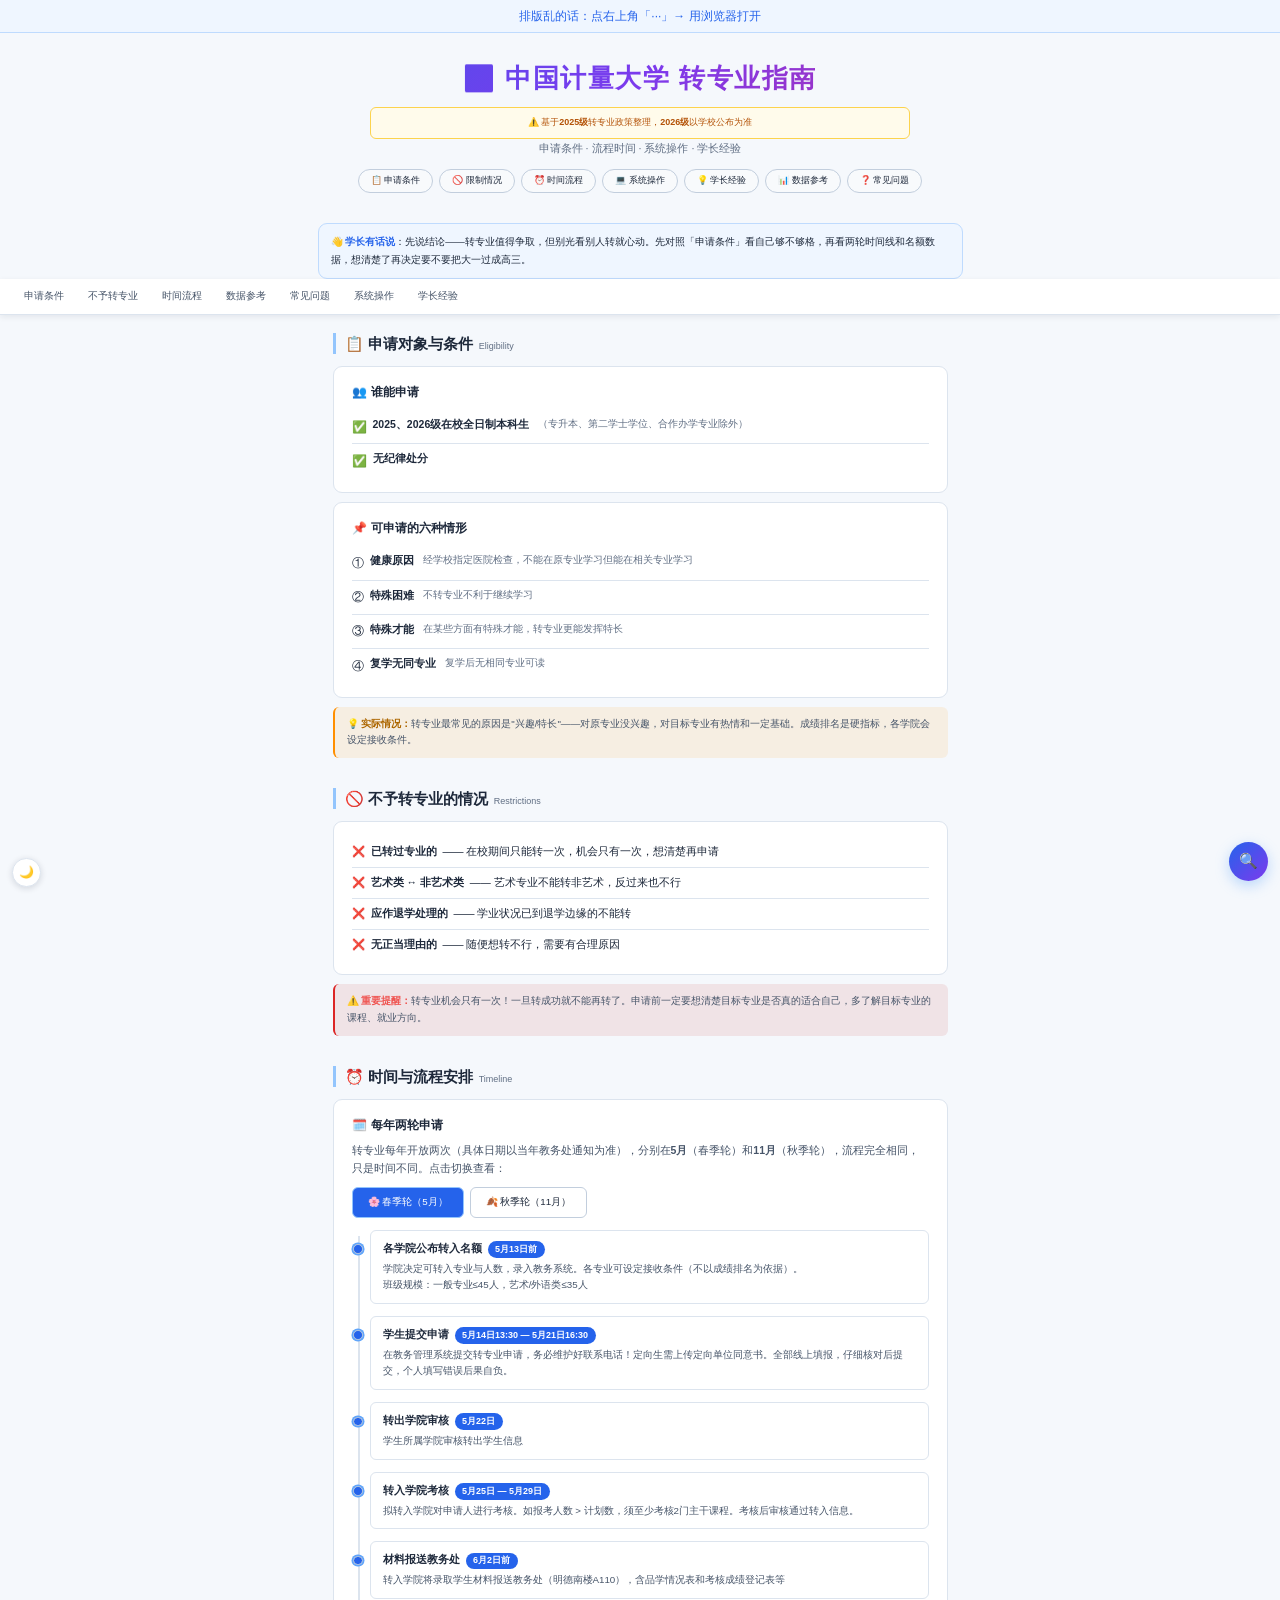
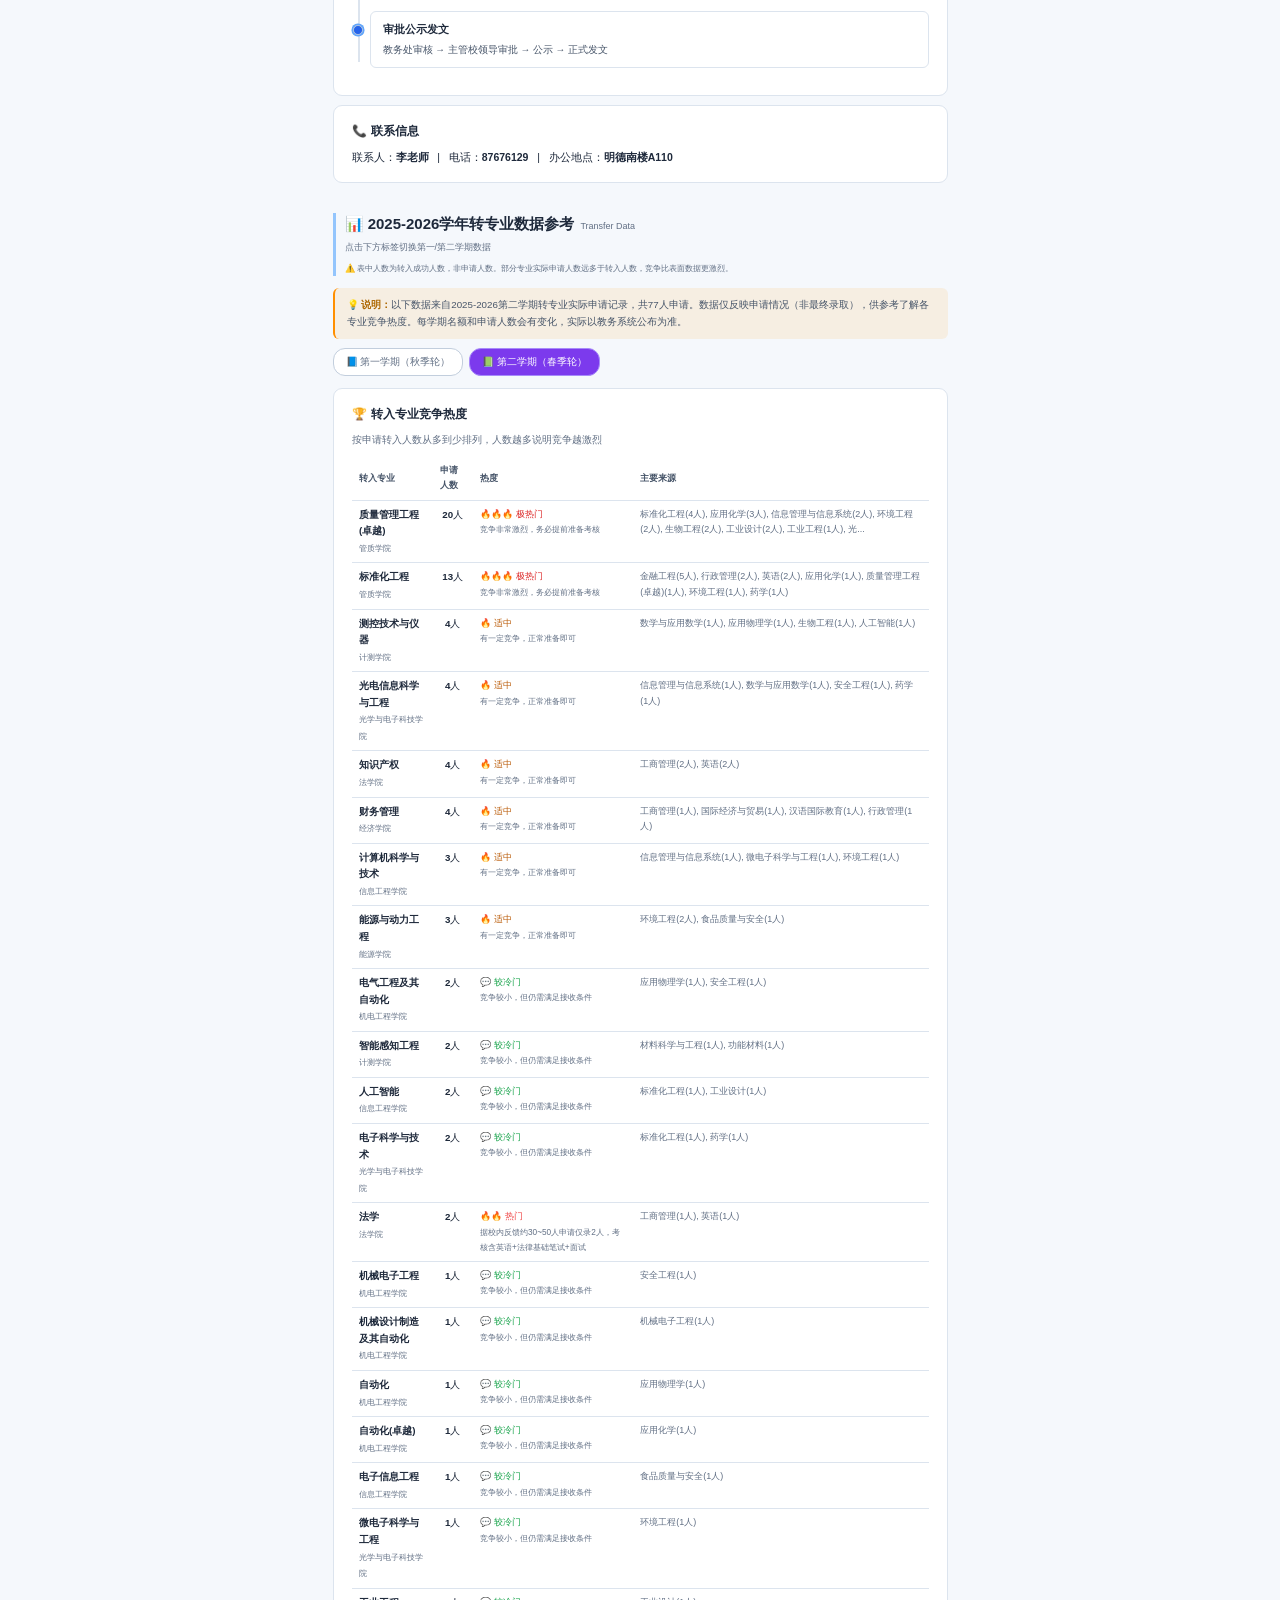
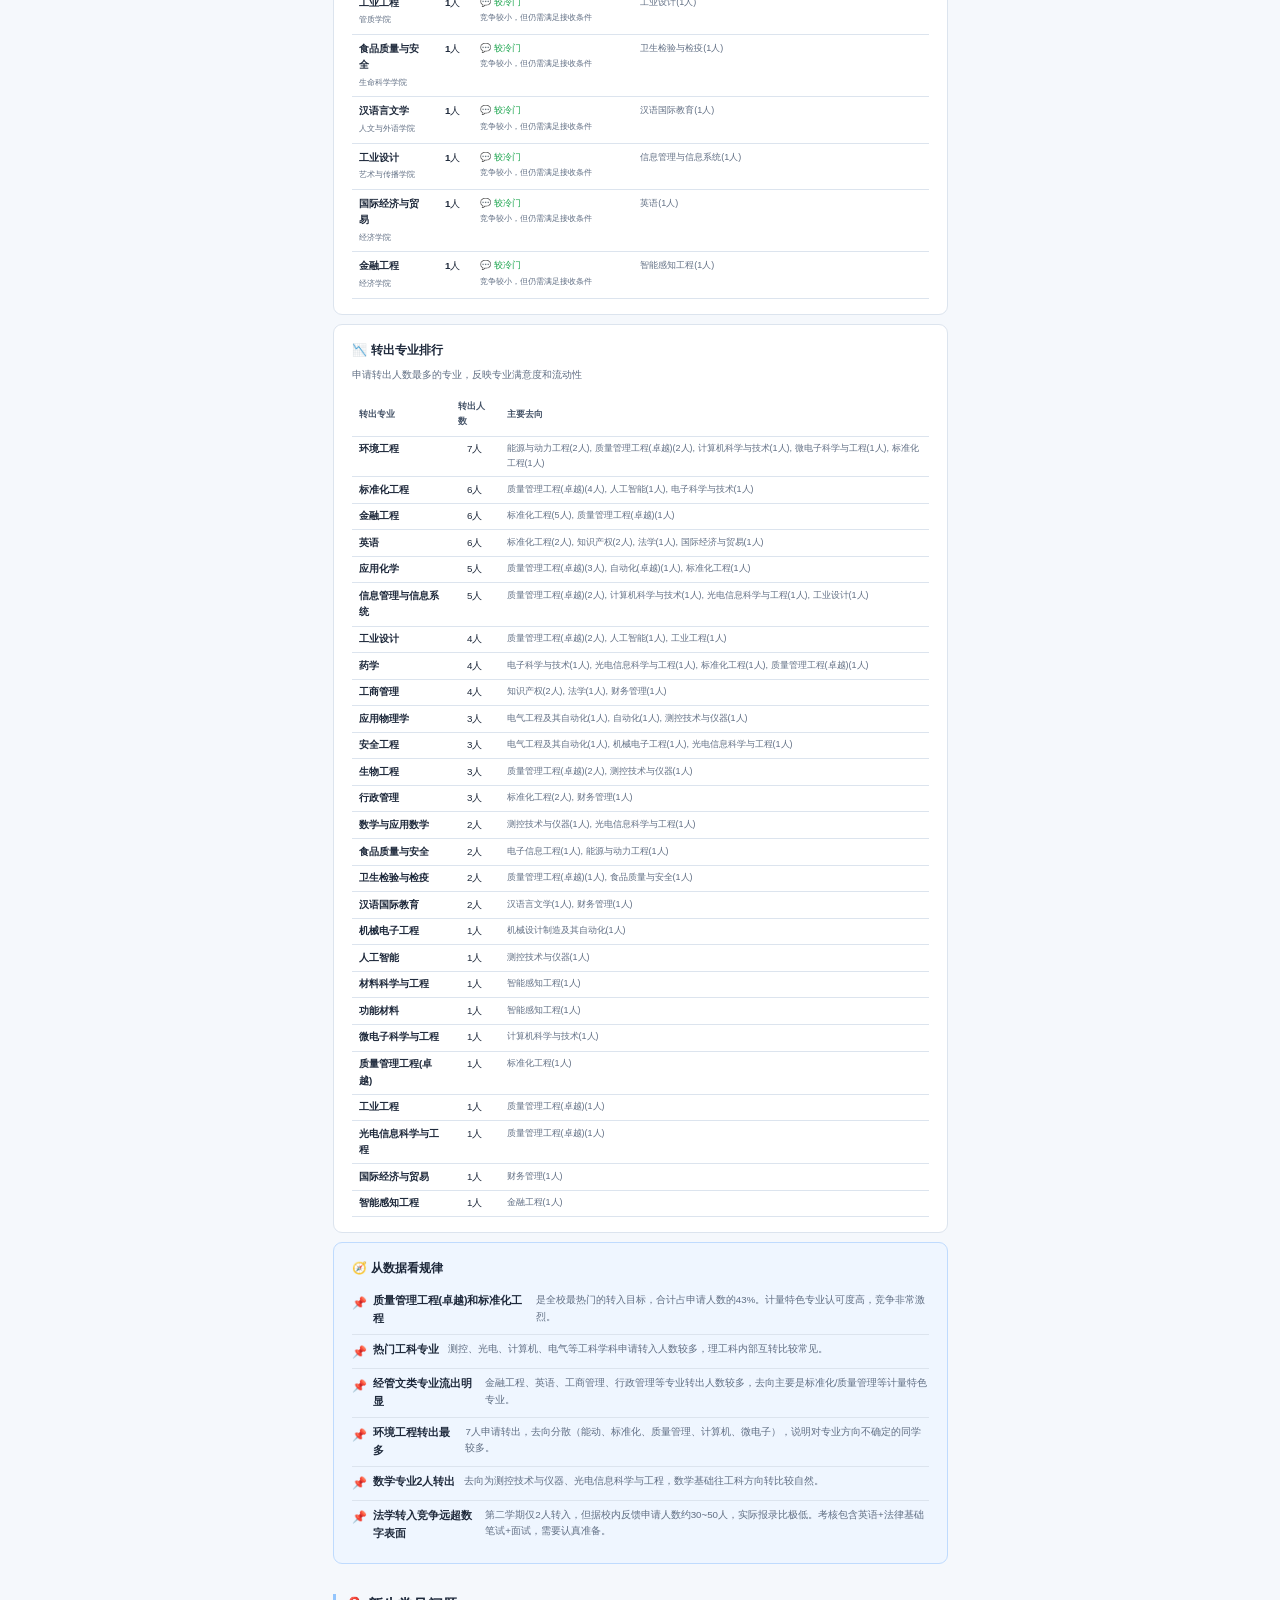
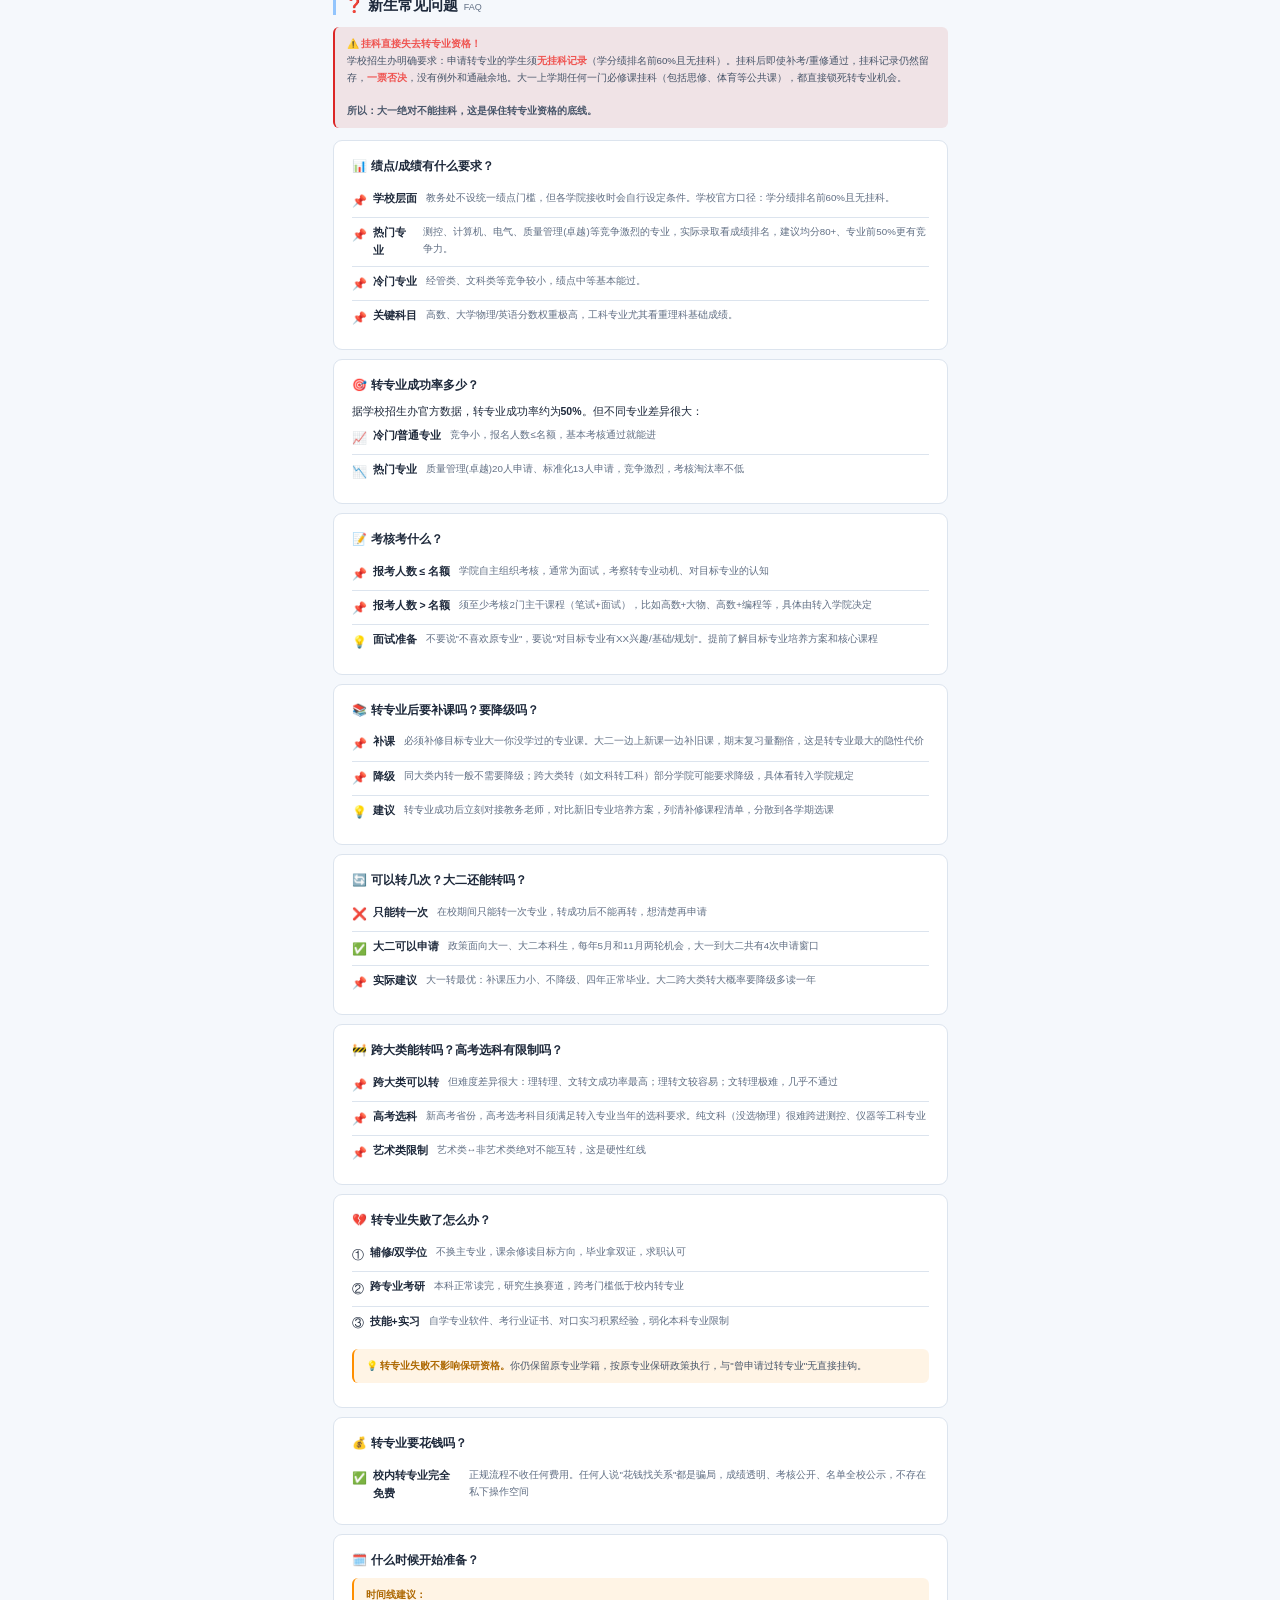
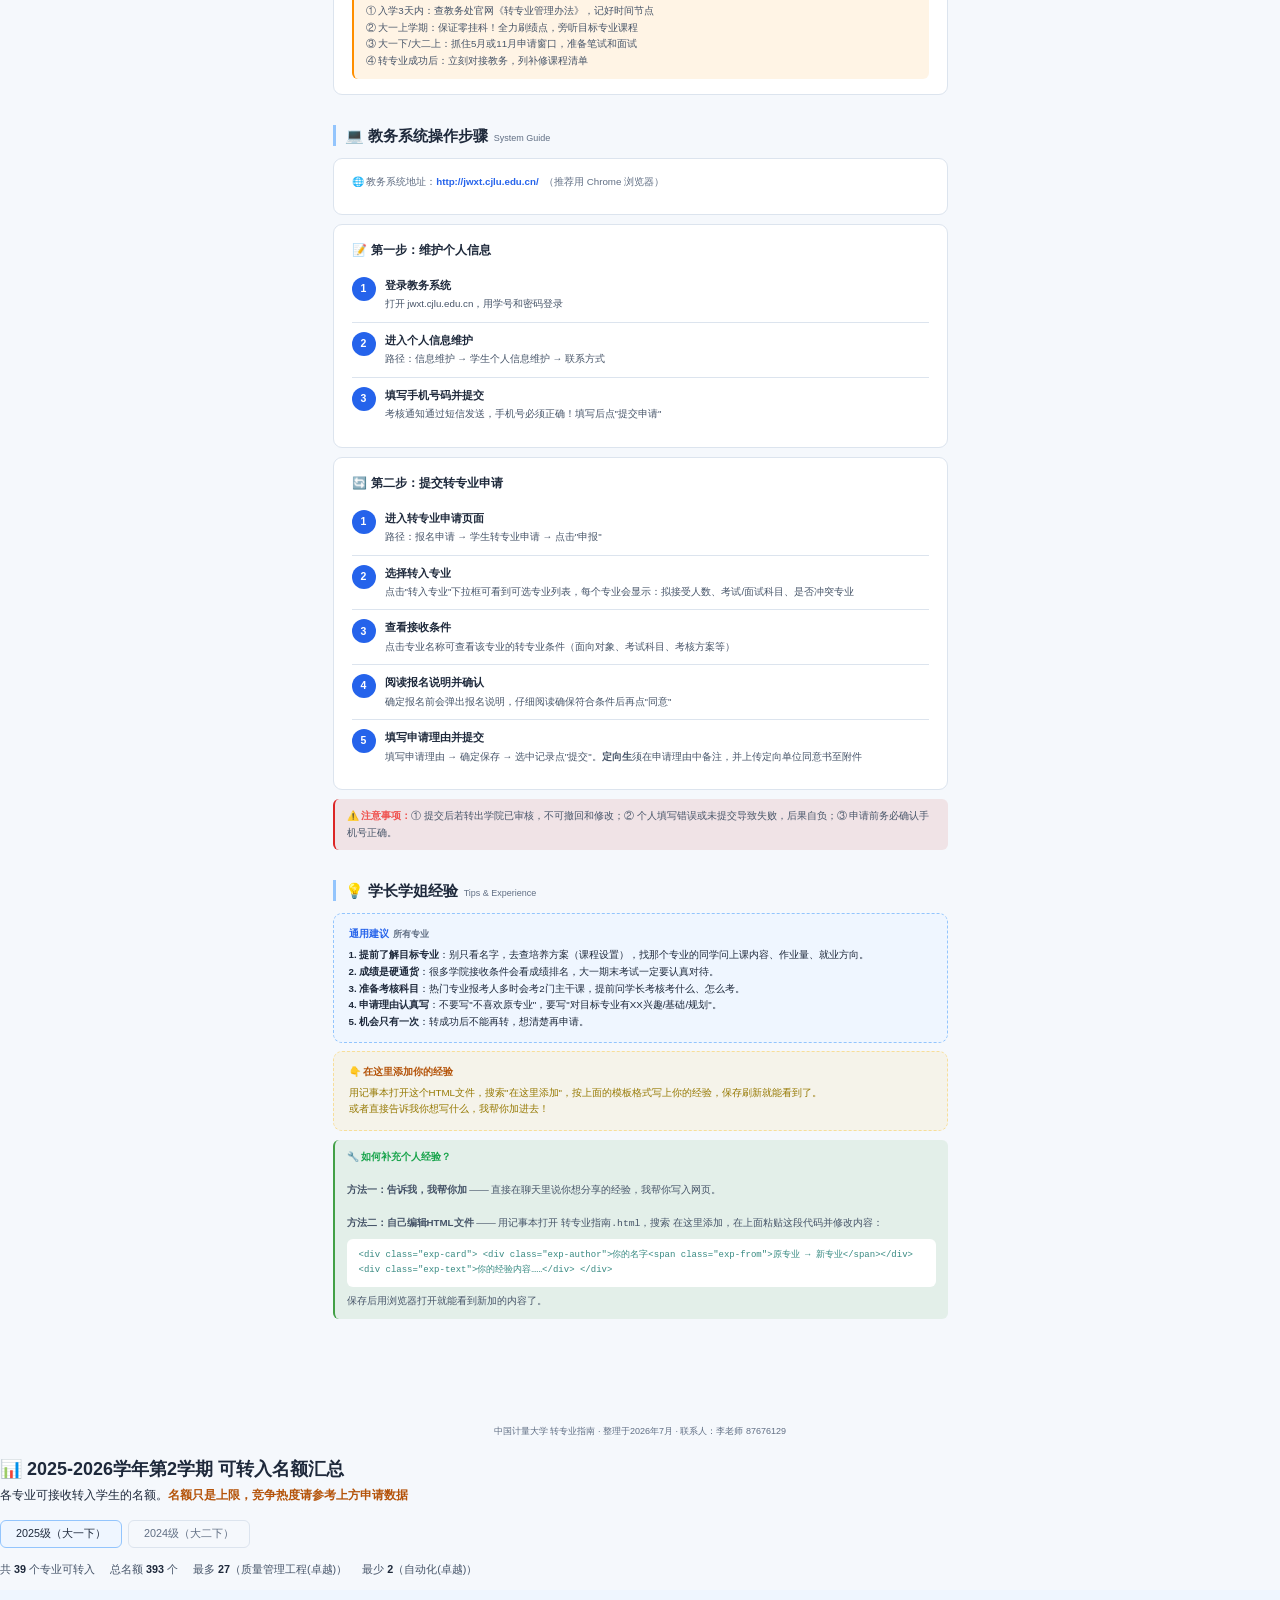
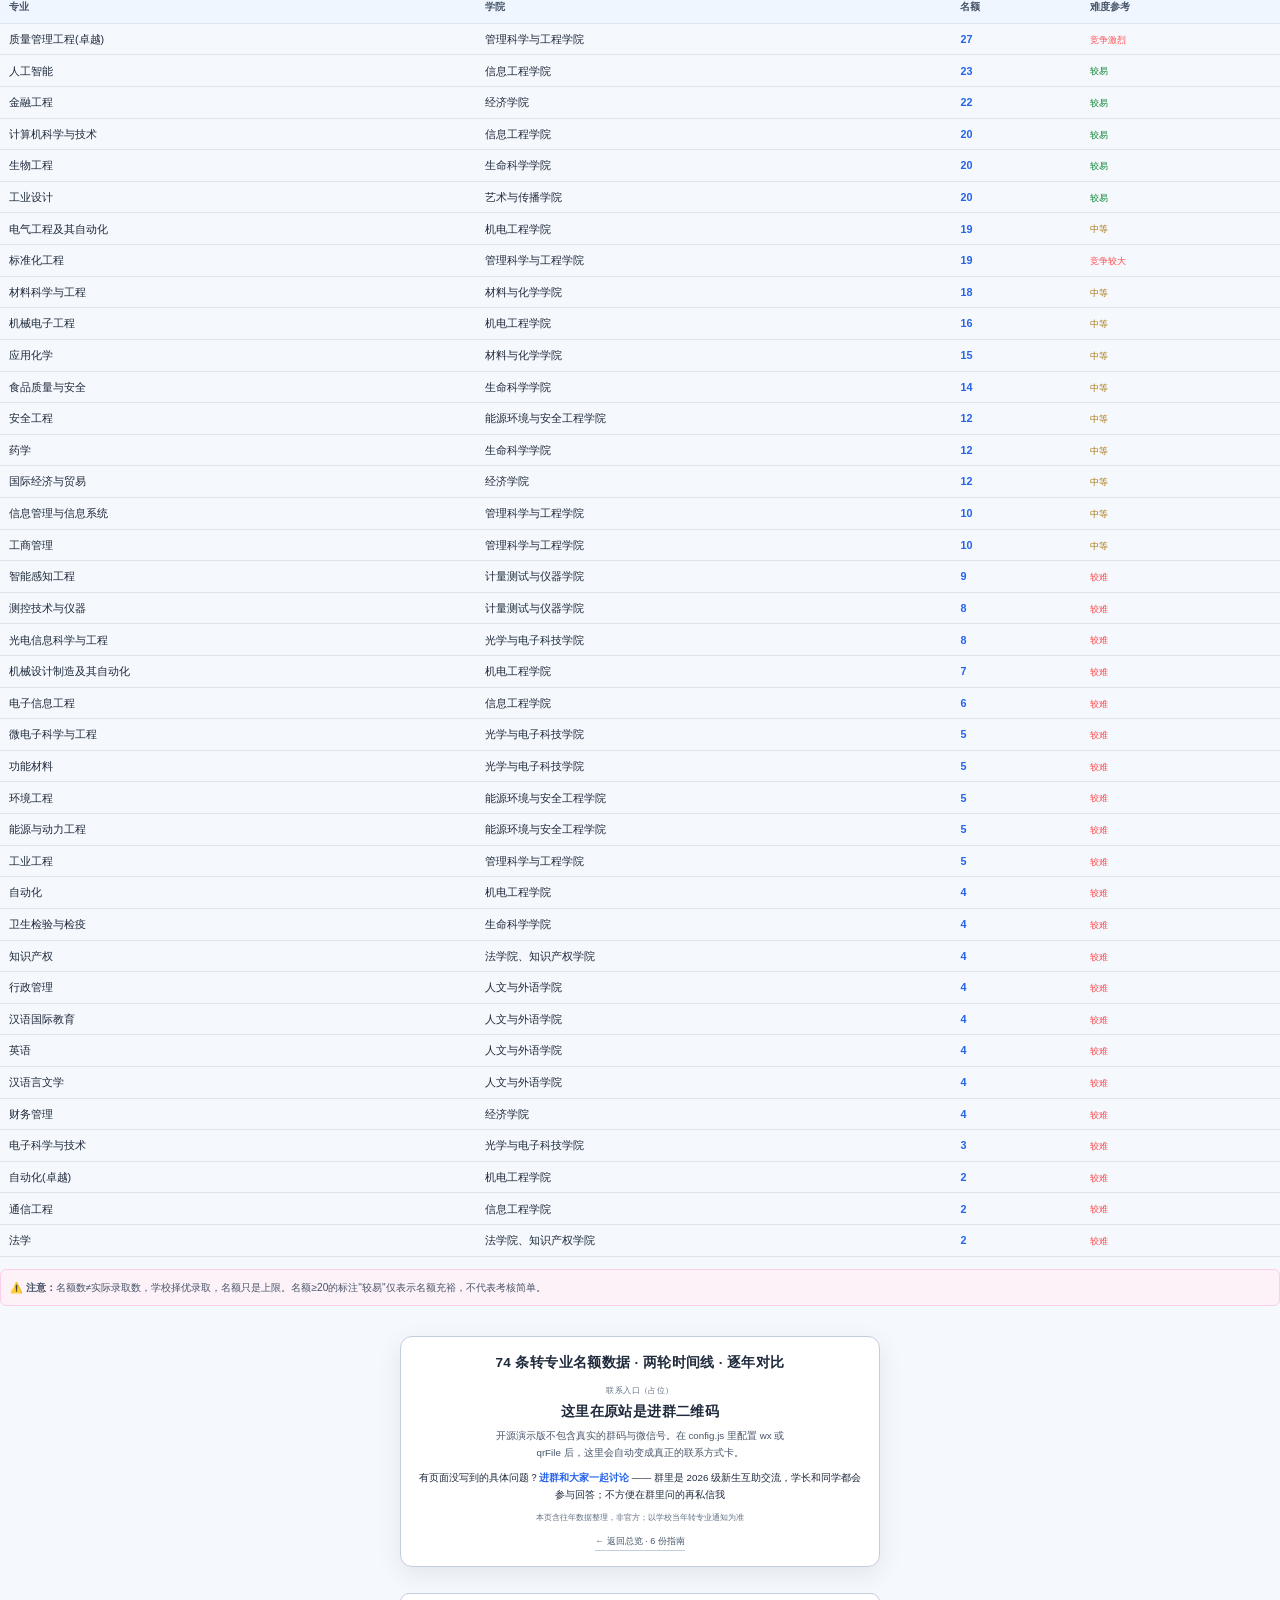
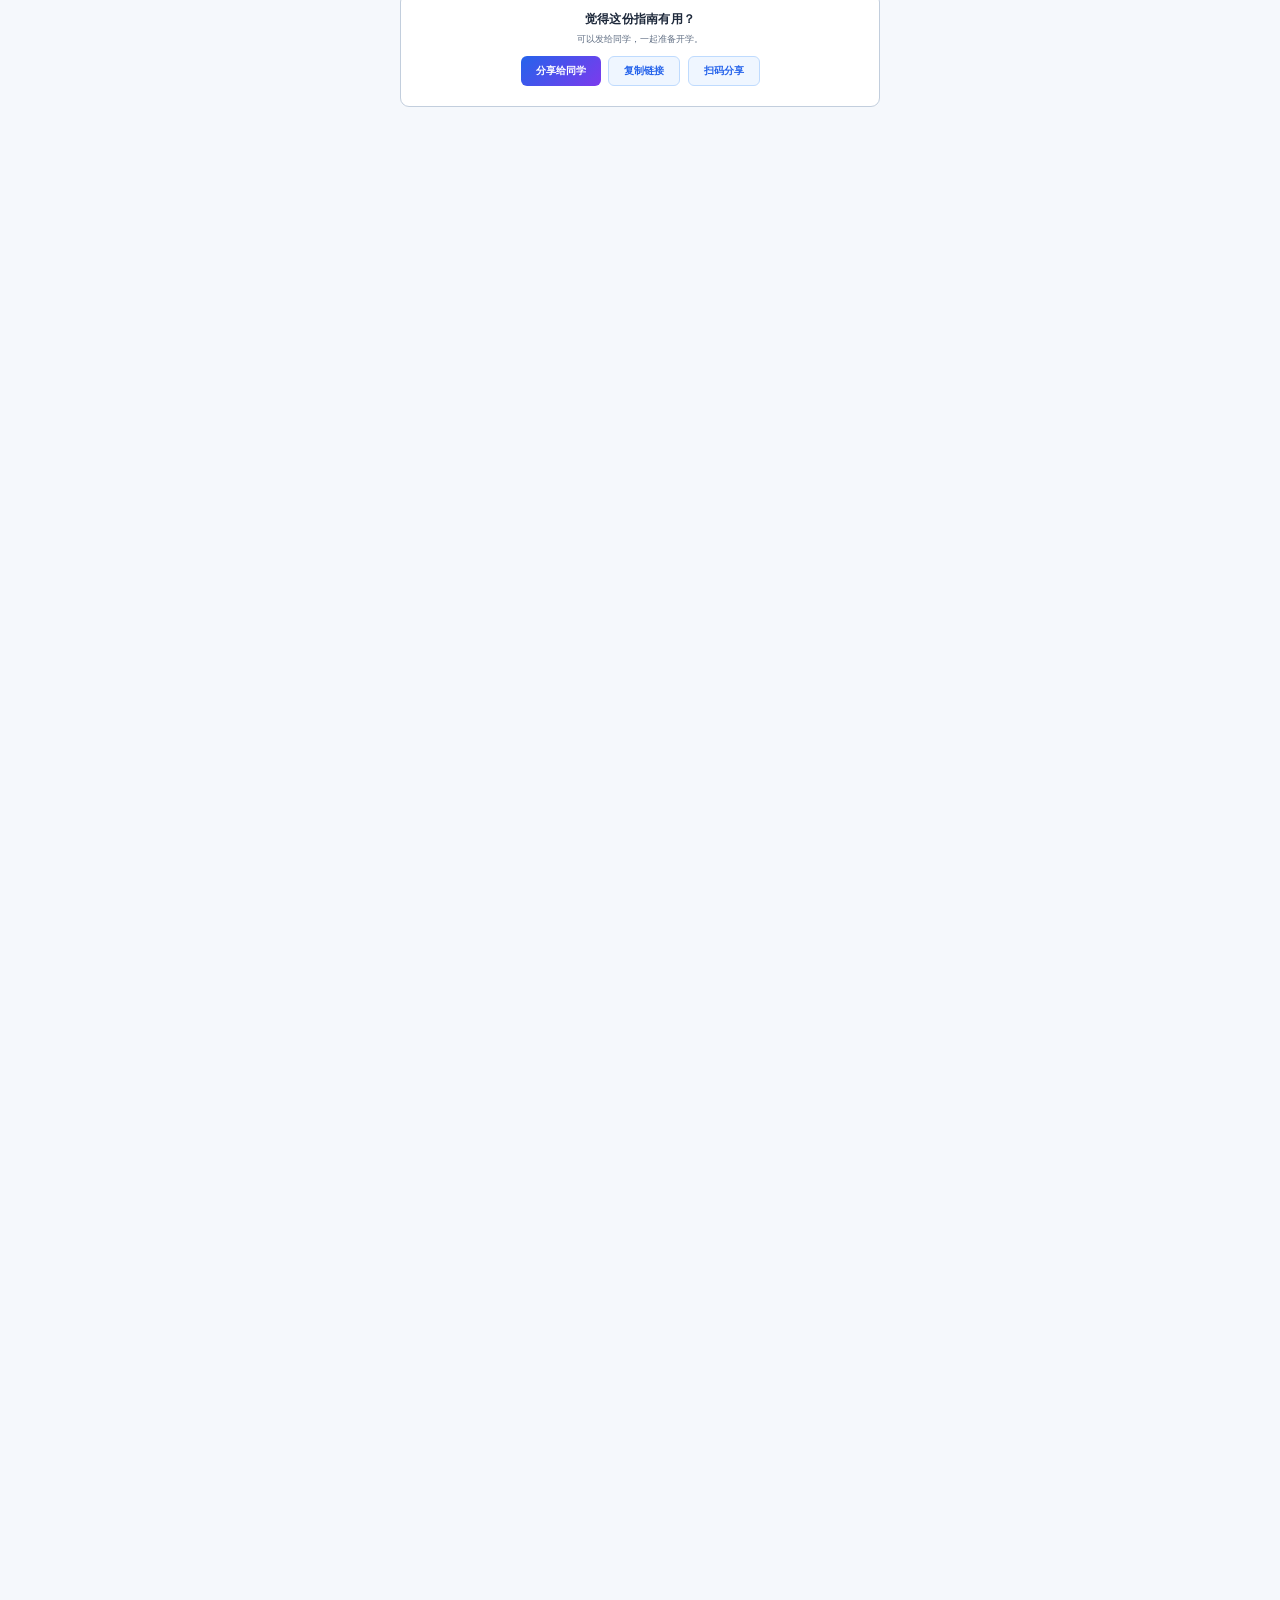
<file: transfer.html>
<!DOCTYPE html>
<html lang="zh-CN">
<head>
<meta charset="UTF-8">
<meta name="viewport" content="width=device-width, initial-scale=1.0">
<title>中国计量大学 · 转专业指南</title>
<link rel="stylesheet" href="theme.css?v=20260918a">
<script src="theme.js?v=20260918a"></script>
<style>
  * { margin:0; padding:0; box-sizing:border-box; }
  body {
    zoom:75%;
    font-family:var(--font);
    background:var(--bg); color:var(--text); line-height:var(--lh);
  }
  .hero {
    text-align:center; padding:var(--gap-4xl) var(--gap-2xl) var(--gap-3xl);
  }
  .hero h1 { font-size:var(--fs-h1); font-weight:800; letter-spacing:2px; margin-bottom:var(--gap-sm); background:linear-gradient(135deg, var(--accent), var(--purple), var(--pink)); -webkit-background-clip:text; background-clip:text; -webkit-text-fill-color:transparent; color:transparent; }
  .hero .sub { font-size:var(--fs-md-em); color:var(--sub); }
  .senior-note{max-width:var(--w-wide);margin:16px auto 0;padding:var(--gap-lg) var(--gap-xl);background:var(--brand-soft);border:1px solid var(--brand-line);border-radius:var(--r-md);font-size:var(--fs-sm);color:var(--text);line-height:var(--lh-loose);text-align:left}
  .senior-note b{color:var(--accent)}
  .hero .tag-row { display:flex; flex-wrap:wrap; justify-content:center; gap:var(--gap); margin-top:var(--gap-xl); }
  .hero .tag {
    background:var(--card2); border:1px solid var(--line2);
    padding:var(--gap-xs) var(--gap-xl); border-radius:var(--r-lg); font-size:var(--fs-xs);
  }

  .nav {
    position:sticky; top:0; z-index:100;
    background:var(--card); border-bottom:1px solid var(--line);
    display:flex; gap:0; overflow-x:auto; padding:0 var(--gap-xl);
    box-shadow:0 2px 8px rgba(15,23,42,.08);
  }
  .nav a {
    flex-shrink:0; padding:var(--gap-lg) var(--gap-xl); font-size:var(--fs-sm); font-weight:500;
    color:var(--sub2); text-decoration:none; border-bottom:2px solid transparent;
    transition:all 0.2s; white-space:nowrap;
  }
  .nav a:hover { color:var(--accent); }
  .nav a.active { color:var(--accent); border-bottom-color:var(--brand-light); }

  .container { max-width:var(--w-wide); margin:0 auto; padding:var(--gap-3xl) var(--gap-2xl) 60px; }
  .section { margin-bottom:var(--gap-5xl); }
  .section-title {
    font-size:var(--fs-h2); font-weight:700; margin-bottom:var(--gap-xl); padding-left:var(--gap-lg);
    border-left:4px solid var(--brand-light); line-height:var(--lh-tight);
  }
  .section-title .en { font-size:var(--fs-xs); font-weight:400; color:var(--sub); margin-left:var(--gap); }

  .card {
    background:var(--card); border-radius:var(--r-md); padding:var(--gap-2xl) var(--gap-3xl);
    margin-bottom:var(--gap-lg); border:1px solid var(--line);
  }
  .card h3 { font-size:var(--fs-lg); font-weight:600; margin-bottom:var(--gap-md); color:var(--text); }
  .card h3 .emoji { margin-right:var(--gap-sm); }

  .checklist { list-style:none; }
  .checklist li {
    padding:var(--gap) 0; border-bottom:1px solid var(--line); font-size:var(--fs-md);
    display:flex; align-items:flex-start; gap:var(--gap);
  }
  .checklist li:last-child { border-bottom:none; }
  .checklist li .icon { flex-shrink:0; font-size:var(--fs-lg); margin-top:1px; }
  .checklist li .label { font-weight:600; color:var(--text); }
  .checklist li .desc { color:var(--sub); font-size:var(--fs-sm); margin-left:var(--gap-xs); }

  .ban-list { list-style:none; }
  .ban-list li {
    padding:var(--gap) 0; border-bottom:1px solid var(--line); font-size:var(--fs-md);
    display:flex; align-items:flex-start; gap:var(--gap);
  }
  .ban-list li:last-child { border-bottom:none; }
  .ban-list li .icon { flex-shrink:0; font-size:var(--fs-md); }

  /* Timeline */
  .timeline { position:relative; padding-left:var(--gap-3xl); }
  .timeline::before {
    content: ''; position:absolute; left:9px; top:8px; bottom:8px;
    width:2px; background:var(--line);
  }
  .timeline .step {
    position:relative; margin-bottom:var(--gap-xl); padding:var(--gap-lg) var(--gap-xl);
    background:var(--card); border-radius:var(--r-sm); border:1px solid var(--line);
  }
  .timeline .step::before {
    content: ''; position:absolute; left:-23px; top:18px;
    width:10px; height:10px; border-radius:50%;
    background:var(--accent); border:2px solid var(--line2);
    box-shadow:0 0 0 2px #60A5FA;
  }
  .timeline .step .step-title { font-weight:600; font-size:var(--fs-md); color:var(--text); }
  .timeline .step .step-time {
    display:inline-block; font-size:var(--fs-xs); color:#fff;
    background:var(--accent); padding:1px var(--gap-md); border-radius:var(--r-md); margin-left:var(--gap);
  }
  .timeline .step .step-desc { font-size:var(--fs-sm); color:var(--sub2); margin-top:var(--gap-xs); line-height:var(--lh); }

  /* Round tabs */
  .round-tabs { display:flex; gap:var(--gap); margin-bottom:var(--gap-xl); }
  .round-tab {
    padding:var(--gap) var(--gap-2xl); border-radius:var(--r-sm); font-size:var(--fs-sm); font-weight:500;
    cursor:pointer; transition:all 0.2s; border:1.5px solid var(--line2); background:var(--card);
  }
  .round-tab:hover { border-color:var(--brand-light); }
  .round-tab.active { background:var(--accent); color:#fff; border-color:var(--brand-light); }
  .round-content { display:none; }
  .round-content.active { display:block; }
  .sem-tabs { display:flex; gap:var(--gap); margin-bottom:var(--gap-xl); margin-top:var(--gap-lg); }
  .sem-tab { padding:var(--gap-sm) var(--gap-xl); border-radius:var(--r-lg); font-size:var(--fs-sm); cursor:pointer; background:var(--card); border:1px solid var(--line2); color:var(--sub); transition:all 0.2s; }
  .sem-tab:hover { border-color:#A78BFA; color:var(--purple); }
  .sem-tab.active { background:var(--purple); color:#fff; border-color:#A78BFA; }
  .sem-content { display:none; }
  .sem-content.active { display:block; }

  /* System steps */
  .sys-step {
    display:flex; gap:var(--gap-lg); padding:var(--gap-lg) 0; border-bottom:1px solid var(--line);
  }
  .sys-step:last-child { border-bottom:none; }
  .sys-step .step-num {
    flex-shrink:0; width:32px; height:32px; border-radius:50%;
    background:var(--accent); color:#fff; font-size:var(--fs-md); font-weight:600;
    display:flex; align-items:center; justify-content:center;
  }
  .sys-step .step-body { flex:1; }
  .sys-step .step-body .step-label { font-weight:600; font-size:var(--fs-md); color:var(--text); }
  .sys-step .step-body .step-detail { font-size:var(--fs-sm); color:var(--sub2); margin-top:var(--gap-2xs); line-height:var(--lh); }

  /* Tip box */
  .tip {
    background:rgba(255,143,0,0.1); border-left:3px solid #ff8f00; border-radius:var(--r-sm);
    padding:var(--gap-lg) var(--gap-xl); margin:var(--gap-lg) 0; font-size:var(--fs-sm); color:var(--sub2);
  }
  .tip strong { color:#AD6700; }
  .warn {
    background:rgba(198,40,40,0.1); border-left:3px solid var(--red); border-radius:var(--r-sm);
    padding:var(--gap-lg) var(--gap-xl); margin:var(--gap-lg) 0; font-size:var(--fs-sm); color:var(--sub2);
  }
  .warn strong { color:#ef5350; }

  /* Experience section */
  .exp-card {
    background:var(--brand-soft); border:1px dashed var(--brand-light); border-radius:var(--r-md);
    padding:var(--gap-xl) var(--gap-2xl); margin-bottom:var(--gap-md);
  }
  .exp-card .exp-author { font-weight:600; font-size:var(--fs-sm); color:var(--accent); }
  .exp-card .exp-from { font-size:var(--fs-xs); color:var(--sub); margin-left:var(--gap-sm); }
  .exp-card .exp-text { font-size:var(--fs-sm); color:var(--text); margin-top:var(--gap-sm); line-height:var(--lh); }

  .add-hint {
    background:rgba(67,160,71,0.1); border-left:3px solid #43a047; border-radius:var(--r-sm);
    padding:var(--gap-lg) var(--gap-xl); margin:var(--gap-lg) 0; font-size:var(--fs-sm); color:var(--sub2);
  }
  .add-hint strong { color:var(--green); }
  .code-block {
    background:var(--card); color:#388A82; border-radius:var(--r-sm);
    padding:var(--gap-lg) var(--gap-xl); font-size:var(--fs-xs); font-family: 'Consolas', monospace;
    margin:var(--gap) 0; overflow-x:auto; line-height:var(--lh);
  }

  .footer {
    text-align:center; color:var(--sub); font-size:var(--fs-xs); margin-top:var(--gap-5xl); padding-bottom:var(--gap-2xl);
  }

  @media (max-width: 600px) {
    .hero h1 { font-size:var(--fs-h1); }
  }

  /* Data tables */
  .data-table-wrap { overflow-x:auto; }
  .data-table { width:100%; border-collapse:collapse; font-size:var(--fs-sm); }
  .data-table th {
    background:var(--card); padding:var(--gap) var(--gap-md); text-align:left;
    font-weight:600; color:var(--sub2); border-bottom:2px solid var(--line); font-size:var(--fs-xs);
  }
  .data-table td {
    padding:var(--gap) var(--gap-md); border-bottom:1px solid var(--line); vertical-align:top;
  }
  .data-table tr:hover td { background:var(--card); }
  .data-table-sm td { padding:var(--gap-sm) var(--gap-md); }

/* ===== 结尾转化卡 ===== */
.cta-card{max-width:var(--w-narrow);margin:26px auto 34px;background:var(--card);border:1px solid var(--line2);border-radius:var(--r-lg);padding:var(--gap-2xl) var(--gap-2xl);text-align:center;box-shadow:0 10px 34px rgba(15,23,42,.08)}
.cta-hook{margin:0 0 var(--gap-lg);color:var(--text);font-size:var(--fs-xl);font-weight:700;letter-spacing:.5px}
.cta-wx{display:inline-flex;align-items:center;gap:var(--gap-md);background:var(--card2);border:1px solid var(--line2);border-radius:var(--r-md);padding:var(--gap) var(--gap-2xl)}
.cta-wx-id{color:var(--text);font-size:var(--fs-xl);font-weight:700;letter-spacing:2px;user-select:all;-webkit-user-select:all}
.cta-wx-tip{color:var(--sub2);font-size:var(--fs-xs)}
.cta-ask{margin:var(--gap-lg) 0 0;color:var(--text);font-size:var(--fs-sm);line-height:var(--lh)}
.cta-ask b{color:var(--accent)}
.cta-note{margin:var(--gap-md) 0 0;color:var(--sub);font-size:var(--fs-2xs);line-height:var(--lh)}
.cta-home{display:inline-block;margin-top:var(--gap-lg);color:var(--sub2);font-size:var(--fs-xs);text-decoration:none;border-bottom:1px solid var(--line2);padding-bottom:1px}
.cta-home:hover{color:var(--text)}
@media(max-width:640px){.cta-card{padding:var(--gap-xl) var(--gap-lg)}.cta-hook{font-size:var(--fs-lg)}}


/* Watermark */
</style>
</head>
<body><div style="text-align:center;padding:var(--gap) var(--gap-lg);background:var(--brand-soft);border-bottom:1px solid var(--brand-line);font-size:var(--fs-lg);color:var(--accent)">排版乱的话：点右上角「···」→ 用浏览器打开</div>

<div class="hero">
  <h1>🔄 中国计量大学 转专业指南</h1>
<div style="max-width:var(--w-page);margin:8px auto 0;padding:var(--gap-md) var(--gap-xl);background:var(--yellow-soft);border:1px solid var(--yellow-line);border-radius:var(--r-sm);font-size:var(--fs-2xs-em);color:var(--yellow);text-align:center">
  ⚠️ 基于<strong>2025级</strong>转专业政策整理，<strong>2026级</strong>以学校公布为准
</div>
  <div class="sub">申请条件 · 流程时间 · 系统操作 · 学长经验</div>
  <div class="tag-row">
    <span class="tag">📋 申请条件</span>
    <span class="tag">🚫 限制情况</span>
    <span class="tag">⏰ 时间流程</span>
    <span class="tag">💻 系统操作</span>
    <span class="tag">💡 学长经验</span>
    <span class="tag">📊 数据参考</span>
    <span class="tag">❓ 常见问题</span>
  </div>
</div>

<div class="senior-note">👋 <b>学长有话说</b>：先说结论——转专业值得争取，但别光看别人转就心动。先对照「申请条件」看自己够不够格，再看两轮时间线和名额数据，想清楚了再决定要不要把大一过成高三。</div>

<div class="nav" id="nav">
  <a href="#sec-conditions" class="active">申请条件</a>
  <a href="#sec-ban">不予转专业</a>
  <a href="#sec-timeline">时间流程</a>
  <a href="#sec-data">数据参考</a>
  <a href="#sec-faq">常见问题</a>
  <a href="#sec-system">系统操作</a>
  <a href="#sec-experience">学长经验</a>
</div>

<div class="container">

<!-- ============ 申请条件 ============ -->
<div class="section" id="sec-conditions">
  <div class="section-title">📋 申请对象与条件<span class="en">Eligibility</span></div>

  <div class="card">
    <h3><span class="emoji">👥</span>谁能申请</h3>
    <ul class="checklist">
      <li><span class="icon">✅</span><span class="label">2025、2026级在校全日制本科生</span><span class="desc">（专升本、第二学士学位、合作办学专业除外）</span></li>
      <li><span class="icon">✅</span><span class="label">无纪律处分</span></li>
    </ul>
  </div>

  <div class="card">
    <h3><span class="emoji">📌</span>可申请的六种情形</h3>
    <ul class="checklist">
      <li><span class="icon">①</span><span class="label">健康原因</span><span class="desc">经学校指定医院检查，不能在原专业学习但能在相关专业学习</span></li>
      <li><span class="icon">②</span><span class="label">特殊困难</span><span class="desc">不转专业不利于继续学习</span></li>
      <li><span class="icon">③</span><span class="label">特殊才能</span><span class="desc">在某些方面有特殊才能，转专业更能发挥特长</span></li>
      <li><span class="icon">④</span><span class="label">复学无同专业</span><span class="desc">复学后无相同专业可读</span></li>
    </ul>
  </div>

  <div class="tip">
    <strong>💡 实际情况：</strong>转专业最常见的原因是"兴趣/特长"——对原专业没兴趣，对目标专业有热情和一定基础。成绩排名是硬指标，各学院会设定接收条件。
  </div>
</div>

<!-- ============ 不予转专业 ============ -->
<div class="section" id="sec-ban">
  <div class="section-title">🚫 不予转专业的情况<span class="en">Restrictions</span></div>

  <div class="card">
    <ul class="ban-list">
      <li><span class="icon">❌</span><b>已转过专业的</b> —— 在校期间只能转一次，机会只有一次，想清楚再申请</li>
      <li><span class="icon">❌</span><b>艺术类 ↔ 非艺术类</b> —— 艺术专业不能转非艺术，反过来也不行</li>
      <li><span class="icon">❌</span><b>应作退学处理的</b> —— 学业状况已到退学边缘的不能转</li>
      <li><span class="icon">❌</span><b>无正当理由的</b> —— 随便想转不行，需要有合理原因</li>
    </ul>
  </div>

  <div class="warn">
    <strong>⚠️ 重要提醒：</strong>转专业机会只有一次！一旦转成功就不能再转了。申请前一定要想清楚目标专业是否真的适合自己，多了解目标专业的课程、就业方向。
  </div>
</div>

<!-- ============ 时间流程 ============ -->
<div class="section" id="sec-timeline">
  <div class="section-title">⏰ 时间与流程安排<span class="en">Timeline</span></div>

  <div class="card">
    <h3><span class="emoji">🗓️</span>每年两轮申请</h3>
    <p style="font-size:var(--fs-md); color:var(--sub2); margin-bottom:var(--gap-lg);">转专业每年开放两次（具体日期以当年教务处通知为准），分别在<strong>5月</strong>（春季轮）和<strong>11月</strong>（秋季轮），流程完全相同，只是时间不同。点击切换查看：</p>
    <div class="round-tabs">
      <div class="round-tab active" onclick="switchRound('spring')">🌸 春季轮（5月）</div>
      <div class="round-tab" onclick="switchRound('fall')">🍂 秋季轮（11月）</div>
    </div>

    <div class="round-content active" id="round-spring">
      <div class="timeline">
        <div class="step">
          <div class="step-title">各学院公布转入名额<span class="step-time">5月13日前</span></div>
          <div class="step-desc">学院决定可转入专业与人数，录入教务系统。各专业可设定接收条件（不以成绩排名为依据）。<br>班级规模：一般专业≤45人，艺术/外语类≤35人</div>
        </div>
        <div class="step">
          <div class="step-title">学生提交申请<span class="step-time">5月14日13:30 — 5月21日16:30</span></div>
          <div class="step-desc">在教务管理系统提交转专业申请，务必维护好联系电话！定向生需上传定向单位同意书。全部线上填报，仔细核对后提交，个人填写错误后果自负。</div>
        </div>
        <div class="step">
          <div class="step-title">转出学院审核<span class="step-time">5月22日</span></div>
          <div class="step-desc">学生所属学院审核转出学生信息</div>
        </div>
        <div class="step">
          <div class="step-title">转入学院考核<span class="step-time">5月25日 — 5月29日</span></div>
          <div class="step-desc">拟转入学院对申请人进行考核。如报考人数 > 计划数，须至少考核2门主干课程。考核后审核通过转入信息。</div>
        </div>
        <div class="step">
          <div class="step-title">材料报送教务处<span class="step-time">6月2日前</span></div>
          <div class="step-desc">转入学院将录取学生材料报送教务处（明德南楼A110），含品学情况表和考核成绩登记表等</div>
        </div>
        <div class="step">
          <div class="step-title">审批公示发文</div>
          <div class="step-desc">教务处审核 → 主管校领导审批 → 公示 → 正式发文</div>
        </div>
      </div>
    </div>

    <div class="round-content" id="round-fall">
      <div class="timeline">
        <div class="step">
          <div class="step-title">各学院公布转入名额<span class="step-time">11月12日前</span></div>
          <div class="step-desc">学院决定可转入专业与人数，录入教务系统。各专业可设定接收条件（不以成绩排名为依据）。<br>班级规模：一般专业≤45人，艺术/外语类≤35人</div>
        </div>
        <div class="step">
          <div class="step-title">学生提交申请<span class="step-time">11月13日13:30 — 11月20日16:30</span></div>
          <div class="step-desc">在教务管理系统提交转专业申请，务必维护好联系电话！定向生需上传定向单位同意书。全部线上填报，仔细核对后提交，个人填写错误后果自负。</div>
        </div>
        <div class="step">
          <div class="step-title">转出学院审核<span class="step-time">11月21日</span></div>
          <div class="step-desc">学生所属学院审核转出学生信息</div>
        </div>
        <div class="step">
          <div class="step-title">转入学院考核<span class="step-time">11月24日 — 11月28日</span></div>
          <div class="step-desc">拟转入学院对申请人进行考核。如报考人数 > 计划数，须至少考核2门主干课程。考核后审核通过转入信息。</div>
        </div>
        <div class="step">
          <div class="step-title">材料报送教务处<span class="step-time">12月1日前</span></div>
          <div class="step-desc">转入学院将录取学生材料报送教务处（明德南楼A110），含品学情况表和考核成绩登记表等</div>
        </div>
        <div class="step">
          <div class="step-title">审批公示发文</div>
          <div class="step-desc">教务处审核 → 主管校领导审批 → 公示 → 正式发文</div>
        </div>
      </div>
    </div>
  </div>

  <div class="card" style="background:var(--card); border:1px solid var(--line);">
    <h3><span class="emoji">📞</span>联系信息</h3>
    <p style="font-size:var(--fs-md);">联系人：<b>李老师</b> &nbsp;&nbsp;|&nbsp;&nbsp; 电话：<b>87676129</b> &nbsp;&nbsp;|&nbsp;&nbsp; 办公地点：<b>明德南楼A110</b></p>
  </div>
</div>

<!-- ============ 数据参考 ============ -->
<div class="section" id="sec-data">
  <div class="section-title">📊 2025-2026学年转专业数据参考<span class="en">Transfer Data</span><br><span style="font-size:var(--fs-xs);color:var(--sub);font-weight:400;">点击下方标签切换第一/第二学期数据<br><span style="font-size:var(--fs-2xs);color:var(--sub);">⚠️ 表中人数为转入成功人数，非申请人数。部分专业实际申请人数远多于转入人数，竞争比表面数据更激烈。</span></div>

  <div class="tip">
    <strong>💡 说明：</strong>以下数据来自2025-2026第二学期转专业实际申请记录，共77人申请。数据仅反映申请情况（非最终录取），供参考了解各专业竞争热度。每学期名额和申请人数会有变化，实际以教务系统公布为准。
  </div>

      <div class="sem-tabs">
      <div class="sem-tab" onclick="switchSem('sem1')">📘 第一学期（秋季轮）</div>
      <div class="sem-tab active" onclick="switchSem('sem2')">📗 第二学期（春季轮）</div>
    </div>
    <div class="sem-content" id="sem1-data">
    <div class="card">
      <h3><span class="emoji">🏆</span>转入专业竞争热度</h3>
      <p style="font-size:var(--fs-xs);color:var(--sub);margin-bottom:var(--gap);">大一上学期结束后的转专业数据（第一学期·秋季轮）</p>
      <div class="data-table-wrap">
        <table class="data-table">
          <tr><th>转入专业</th><th>转入人数</th><th>竞争热度</th></tr>
        <tr>
          <td><b>质量管理工程(卓越)</b><br><span style="font-size:var(--fs-2xs);color:var(--sub);">管质学院</span></td>
          <td><b>20</b>人</td>
          <td>🔥🔥🔥 极热门<br><span style="font-size:var(--fs-2xs);color:var(--sub);">竞争非常激烈，务必提前准备考核</span></td>
        </tr>
        <tr>
          <td><b>法学</b><br><span style="font-size:var(--fs-2xs);color:var(--sub);">法学院</span></td>
          <td><b>14</b>人</td>
          <td>🔥🔥 热门<br><span style="font-size:var(--fs-2xs);color:var(--sub);">考核含英语+法律基础笔试+面试，第一学期名额较多但申请人数也多</span></td>
        </tr>
        <tr>
          <td><b>财务管理</b><br><span style="font-size:var(--fs-2xs);color:var(--sub);">经济学院</span></td>
          <td><b>12</b>人</td>
          <td>🔥 适中<br><span style="font-size:var(--fs-2xs);color:var(--sub);">有一定竞争，正常准备即可</span></td>
        </tr>
        <tr>
          <td><b>标准化工程</b><br><span style="font-size:var(--fs-2xs);color:var(--sub);">管质学院</span></td>
          <td><b>11</b>人</td>
          <td>🔥 适中<br><span style="font-size:var(--fs-2xs);color:var(--sub);">有一定竞争，正常准备即可</span></td>
        </tr>
        <tr>
          <td><b>测控技术与仪器</b><br><span style="font-size:var(--fs-2xs);color:var(--sub);">计测学院</span></td>
          <td><b>10</b>人</td>
          <td>🔥 适中<br><span style="font-size:var(--fs-2xs);color:var(--sub);">有一定竞争，正常准备即可</span></td>
        </tr>
        <tr>
          <td><b>光电信息科学与工程</b><br><span style="font-size:var(--fs-2xs);color:var(--sub);">光学与电子科技学院</span></td>
          <td><b>8</b>人</td>
          <td>🔥 适中<br><span style="font-size:var(--fs-2xs);color:var(--sub);">有一定竞争，正常准备即可</span></td>
        </tr>
        <tr>
          <td><b>知识产权</b><br><span style="font-size:var(--fs-2xs);color:var(--sub);">法学院</span></td>
          <td><b>8</b>人</td>
          <td>🔥 适中<br><span style="font-size:var(--fs-2xs);color:var(--sub);">有一定竞争，正常准备即可</span></td>
        </tr>
        <tr>
          <td><b>计算机科学与技术</b><br><span style="font-size:var(--fs-2xs);color:var(--sub);">信息工程学院</span></td>
          <td><b>7</b>人</td>
          <td>🔥 适中<br><span style="font-size:var(--fs-2xs);color:var(--sub);">有一定竞争，正常准备即可</span></td>
        </tr>
        <tr>
          <td><b>智能感知工程</b><br><span style="font-size:var(--fs-2xs);color:var(--sub);">计测学院</span></td>
          <td><b>7</b>人</td>
          <td>🔥 适中<br><span style="font-size:var(--fs-2xs);color:var(--sub);">有一定竞争，正常准备即可</span></td>
        </tr>
        <tr>
          <td><b>自动化</b><br><span style="font-size:var(--fs-2xs);color:var(--sub);">机电工程学院</span></td>
          <td><b>7</b>人</td>
          <td>🔥 适中<br><span style="font-size:var(--fs-2xs);color:var(--sub);">有一定竞争，正常准备即可</span></td>
        </tr>
        <tr>
          <td><b>能源与动力工程</b><br><span style="font-size:var(--fs-2xs);color:var(--sub);">能源学院</span></td>
          <td><b>6</b>人</td>
          <td>🔥 适中<br><span style="font-size:var(--fs-2xs);color:var(--sub);">有一定竞争，正常准备即可</span></td>
        </tr>
        <tr>
          <td><b>电气工程及其自动化</b><br><span style="font-size:var(--fs-2xs);color:var(--sub);">机电工程学院</span></td>
          <td><b>5</b>人</td>
          <td>🔥 适中<br><span style="font-size:var(--fs-2xs);color:var(--sub);">有一定竞争，正常准备即可</span></td>
        </tr>
        <tr>
          <td><b>电子科学与技术</b><br><span style="font-size:var(--fs-2xs);color:var(--sub);">光学与电子科技学院</span></td>
          <td><b>5</b>人</td>
          <td>🔥 适中<br><span style="font-size:var(--fs-2xs);color:var(--sub);">有一定竞争，正常准备即可</span></td>
        </tr>
        <tr>
          <td><b>数据科学与大数据技术</b><br><span style="font-size:var(--fs-2xs);color:var(--sub);">信息工程学院</span></td>
          <td><b>5</b>人</td>
          <td>🔥 适中<br><span style="font-size:var(--fs-2xs);color:var(--sub);">有一定竞争，正常准备即可</span></td>
        </tr>
        <tr>
          <td><b>电子信息工程</b><br><span style="font-size:var(--fs-2xs);color:var(--sub);">信息工程学院</span></td>
          <td><b>4</b>人</td>
          <td>💬 较冷门<br><span style="font-size:var(--fs-2xs);color:var(--sub);">竞争较小，但仍需满足接收条件</span></td>
        </tr>
        <tr>
          <td><b>人工智能</b><br><span style="font-size:var(--fs-2xs);color:var(--sub);">信息工程学院</span></td>
          <td><b>4</b>人</td>
          <td>💬 较冷门<br><span style="font-size:var(--fs-2xs);color:var(--sub);">竞争较小，但仍需满足接收条件</span></td>
        </tr>
        <tr>
          <td><b>声学</b><br><span style="font-size:var(--fs-2xs);color:var(--sub);">计测学院</span></td>
          <td><b>3</b>人</td>
          <td>💬 较冷门<br><span style="font-size:var(--fs-2xs);color:var(--sub);">竞争较小，但仍需满足接收条件</span></td>
        </tr>
        <tr>
          <td><b>国际经济与贸易</b><br><span style="font-size:var(--fs-2xs);color:var(--sub);">经济学院</span></td>
          <td><b>3</b>人</td>
          <td>💬 较冷门<br><span style="font-size:var(--fs-2xs);color:var(--sub);">竞争较小，但仍需满足接收条件</span></td>
        </tr>
        <tr>
          <td><b>生物工程</b><br><span style="font-size:var(--fs-2xs);color:var(--sub);">生命科学学院</span></td>
          <td><b>3</b>人</td>
          <td>💬 较冷门<br><span style="font-size:var(--fs-2xs);color:var(--sub);">竞争较小，但仍需满足接收条件</span></td>
        </tr>
        <tr>
          <td><b>数学与应用数学</b><br><span style="font-size:var(--fs-2xs);color:var(--sub);">理学院</span></td>
          <td><b>3</b>人</td>
          <td>💬 较冷门<br><span style="font-size:var(--fs-2xs);color:var(--sub);">竞争较小，但仍需满足接收条件</span></td>
        </tr>
        <tr>
          <td><b>信息管理与信息系统</b><br><span style="font-size:var(--fs-2xs);color:var(--sub);">管质学院</span></td>
          <td><b>3</b>人</td>
          <td>💬 较冷门<br><span style="font-size:var(--fs-2xs);color:var(--sub);">竞争较小，但仍需满足接收条件</span></td>
        </tr>
        <tr>
          <td><b>工商管理</b><br><span style="font-size:var(--fs-2xs);color:var(--sub);">管质学院</span></td>
          <td><b>2</b>人</td>
          <td>💬 较冷门<br><span style="font-size:var(--fs-2xs);color:var(--sub);">竞争较小，但仍需满足接收条件</span></td>
        </tr>
        <tr>
          <td><b>汉语国际教育</b><br><span style="font-size:var(--fs-2xs);color:var(--sub);">人文与外语学院</span></td>
          <td><b>2</b>人</td>
          <td>💬 较冷门<br><span style="font-size:var(--fs-2xs);color:var(--sub);">竞争较小，但仍需满足接收条件</span></td>
        </tr>
        <tr>
          <td><b>汉语言文学</b><br><span style="font-size:var(--fs-2xs);color:var(--sub);">人文与外语学院</span></td>
          <td><b>2</b>人</td>
          <td>💬 较冷门<br><span style="font-size:var(--fs-2xs);color:var(--sub);">竞争较小，但仍需满足接收条件</span></td>
        </tr>
        <tr>
          <td><b>机械设计制造及其自动化</b><br><span style="font-size:var(--fs-2xs);color:var(--sub);">机电工程学院</span></td>
          <td><b>2</b>人</td>
          <td>💬 较冷门<br><span style="font-size:var(--fs-2xs);color:var(--sub);">竞争较小，但仍需满足接收条件</span></td>
        </tr>
        <tr>
          <td><b>英语</b><br><span style="font-size:var(--fs-2xs);color:var(--sub);">人文与外语学院</span></td>
          <td><b>2</b>人</td>
          <td>💬 较冷门<br><span style="font-size:var(--fs-2xs);color:var(--sub);">竞争较小，但仍需满足接收条件</span></td>
        </tr>
        <tr>
          <td><b>材料科学与工程</b><br><span style="font-size:var(--fs-2xs);color:var(--sub);">材料与化学学院</span></td>
          <td><b>2</b>人</td>
          <td>💬 较冷门<br><span style="font-size:var(--fs-2xs);color:var(--sub);">竞争较小，但仍需满足接收条件</span></td>
        </tr>
        <tr>
          <td><b>工业设计</b><br><span style="font-size:var(--fs-2xs);color:var(--sub);">艺术与传播学院</span></td>
          <td><b>1</b>人</td>
          <td>💬 较冷门<br><span style="font-size:var(--fs-2xs);color:var(--sub);">竞争较小，但仍需满足接收条件</span></td>
        </tr>
        <tr>
          <td><b>功能材料</b><br><span style="font-size:var(--fs-2xs);color:var(--sub);">材料与化学学院</span></td>
          <td><b>1</b>人</td>
          <td>💬 较冷门<br><span style="font-size:var(--fs-2xs);color:var(--sub);">竞争较小，但仍需满足接收条件</span></td>
        </tr>
        <tr>
          <td><b>机械电子工程</b><br><span style="font-size:var(--fs-2xs);color:var(--sub);">机电工程学院</span></td>
          <td><b>1</b>人</td>
          <td>💬 较冷门<br><span style="font-size:var(--fs-2xs);color:var(--sub);">竞争较小，但仍需满足接收条件</span></td>
        </tr>
        <tr>
          <td><b>微电子科学与工程</b><br><span style="font-size:var(--fs-2xs);color:var(--sub);">光学与电子科技学院</span></td>
          <td><b>1</b>人</td>
          <td>💬 较冷门<br><span style="font-size:var(--fs-2xs);color:var(--sub);">竞争较小，但仍需满足接收条件</span></td>
        </tr>
        <tr>
          <td><b>卫生检验与检疫</b><br><span style="font-size:var(--fs-2xs);color:var(--sub);">生命科学学院</span></td>
          <td><b>1</b>人</td>
          <td>💬 较冷门<br><span style="font-size:var(--fs-2xs);color:var(--sub);">竞争较小，但仍需满足接收条件</span></td>
        </tr>
        <tr>
          <td><b>行政管理</b><br><span style="font-size:var(--fs-2xs);color:var(--sub);">管质学院</span></td>
          <td><b>1</b>人</td>
          <td>💬 较冷门<br><span style="font-size:var(--fs-2xs);color:var(--sub);">竞争较小，但仍需满足接收条件</span></td>
        </tr>
        <tr>
          <td><b>应用物理学</b><br><span style="font-size:var(--fs-2xs);color:var(--sub);">理学院</span></td>
          <td><b>1</b>人</td>
          <td>💬 较冷门<br><span style="font-size:var(--fs-2xs);color:var(--sub);">竞争较小，但仍需满足接收条件</span></td>
        </tr>
        </table>
      </div>
    </div>

    <div class="card">
      <h3><span class="emoji">📉</span>转出专业排行</h3>
      <p style="font-size:var(--fs-xs);color:var(--sub);margin-bottom:var(--gap);">申请转出人数排行</p>
      <div class="data-table-wrap">
        <table class="data-table data-table-sm">
          <tr><th>转出专业</th><th>转出人数</th></tr>
        <tr>
          <td>生物工程</td>
          <td><b>15</b>人</td>
        </tr>
        <tr>
          <td>应用化学</td>
          <td><b>13</b>人</td>
        </tr>
        <tr>
          <td>工商管理</td>
          <td><b>13</b>人</td>
        </tr>
        <tr>
          <td>金融工程</td>
          <td><b>11</b>人</td>
        </tr>
        <tr>
          <td>食品质量与安全</td>
          <td><b>9</b>人</td>
        </tr>
        <tr>
          <td>工业设计</td>
          <td><b>9</b>人</td>
        </tr>
        <tr>
          <td>行政管理</td>
          <td><b>9</b>人</td>
        </tr>
        <tr>
          <td>环境工程</td>
          <td><b>9</b>人</td>
        </tr>
        <tr>
          <td>英语</td>
          <td><b>8</b>人</td>
        </tr>
        <tr>
          <td>材料科学与工程</td>
          <td><b>8</b>人</td>
        </tr>
        <tr>
          <td>国际经济与贸易</td>
          <td><b>7</b>人</td>
        </tr>
        <tr>
          <td>标准化工程</td>
          <td><b>6</b>人</td>
        </tr>
        <tr>
          <td>信息管理与信息系统</td>
          <td><b>5</b>人</td>
        </tr>
        <tr>
          <td>汉语国际教育</td>
          <td><b>5</b>人</td>
        </tr>
        <tr>
          <td>安全工程</td>
          <td><b>5</b>人</td>
        </tr>
        <tr>
          <td>功能材料</td>
          <td><b>4</b>人</td>
        </tr>
        <tr>
          <td>药学</td>
          <td><b>4</b>人</td>
        </tr>
        <tr>
          <td>机械电子工程</td>
          <td><b>3</b>人</td>
        </tr>
        <tr>
          <td>卫生检验与检疫</td>
          <td><b>3</b>人</td>
        </tr>
        <tr>
          <td>质量管理工程(卓越)</td>
          <td><b>3</b>人</td>
        </tr>
        <tr>
          <td>电气工程及其自动化</td>
          <td><b>2</b>人</td>
        </tr>
        <tr>
          <td>工业工程</td>
          <td><b>2</b>人</td>
        </tr>
        <tr>
          <td>计算机科学与技术</td>
          <td><b>2</b>人</td>
        </tr>
        <tr>
          <td>数学与应用数学</td>
          <td><b>2</b>人</td>
        </tr>
        <tr>
          <td>知识产权</td>
          <td><b>2</b>人</td>
        </tr>
        <tr>
          <td>财务管理</td>
          <td><b>1</b>人</td>
        </tr>
        <tr>
          <td>电子科学与技术(卓越)</td>
          <td><b>1</b>人</td>
        </tr>
        <tr>
          <td>电子信息科学与工程</td>
          <td><b>1</b>人</td>
        </tr>
        <tr>
          <td>汉语言文学</td>
          <td><b>1</b>人</td>
        </tr>
        <tr>
          <td>人工智能</td>
          <td><b>1</b>人</td>
        </tr>
        <tr>
          <td>通信工程</td>
          <td><b>1</b>人</td>
        </tr>
        <tr>
          <td>微电子科学与工程</td>
          <td><b>1</b>人</td>
        </tr>
        <tr>
          <td>应用物理学</td>
          <td><b>1</b>人</td>
        </tr>
        </table>
      </div>
    </div>

    <div class="card" style="background:var(--brand-soft); border:1px solid var(--brand-line);">
      <h3><span class="emoji">🧭</span>从数据看规律</h3>
      <ul class="checklist">
        <li><span class="icon">📌</span><span class="label">生物工程转出最多</span><span class="desc">15人申请转出，远超其他专业，去向分散，说明该专业方向困惑的同学很多。</span></li>
        <li><span class="icon">📌</span><span class="label">经管文类集中流出</span><span class="desc">工商管理13人、金融工程11人、行政管理9人、英语8人，经管文类专业转出合计近半，主要流向计量特色专业。</span></li>
        <li><span class="icon">📌</span><span class="label">质量管理工程(卓越)转入20人仍是第一</span><span class="desc">和第二学期一样是最热门目标，计量特色专业认可度稳定。</span></li>
        <li><span class="icon">📌</span><span class="label">法学转入14人 vs 第二学期仅2人</span><span class="desc">第一学期法学转入14人，第二学期锐减到2人，说明秋季轮法学机会更多。</span></li>
        <li><span class="icon">📌</span><span class="label">两学期竞争格局差异明显</span><span class="desc">第一学期涉及34个转入专业，第二学期仅25个；第一轮机会更多，建议两轮都关注。</span></li>
      </ul>
    </div>
    </div>

    <div class="sem-content active" id="sem2-data">
<div class="card">
    <h3><span class="emoji">🏆</span>转入专业竞争热度</h3>
    <p style="font-size:var(--fs-sm); color:var(--sub); margin-bottom:var(--gap-lg);">按申请转入人数从多到少排列，人数越多说明竞争越激烈</p>
    <div class="data-table-wrap">
      <table class="data-table">
        <thead>
          <tr><th>转入专业</th><th>申请人数</th><th>热度</th><th>主要来源</th></tr>
        </thead>
        <tbody>
          <tr>
            <td><b>质量管理工程(卓越)</b><br><span style="font-size:var(--fs-2xs);color:var(--sub);">管质学院</span></td>
            <td style="text-align:center;"><b>20</b>人</td>
            <td style="color:var(--red);font-size:var(--fs-xs);">🔥🔥🔥 极热门<br><span style="font-size:var(--fs-2xs);color:var(--sub);">竞争非常激烈，务必提前准备考核</span></td>
            <td style="font-size:var(--fs-xs);color:var(--sub);">标准化工程(4人), 应用化学(3人), 信息管理与信息系统(2人), 环境工程(2人), 生物工程(2人), 工业设计(2人), 工业工程(1人), 光...</td>
          </tr>
          <tr>
            <td><b>标准化工程</b><br><span style="font-size:var(--fs-2xs);color:var(--sub);">管质学院</span></td>
            <td style="text-align:center;"><b>13</b>人</td>
            <td style="color:var(--red);font-size:var(--fs-xs);">🔥🔥🔥 极热门<br><span style="font-size:var(--fs-2xs);color:var(--sub);">竞争非常激烈，务必提前准备考核</span></td>
            <td style="font-size:var(--fs-xs);color:var(--sub);">金融工程(5人), 行政管理(2人), 英语(2人), 应用化学(1人), 质量管理工程(卓越)(1人), 环境工程(1人), 药学(1人)</td>
          </tr>
          <tr>
            <td><b>测控技术与仪器</b><br><span style="font-size:var(--fs-2xs);color:var(--sub);">计测学院</span></td>
            <td style="text-align:center;"><b>4</b>人</td>
            <td style="color:#BA5B08;font-size:var(--fs-xs);">🔥 适中<br><span style="font-size:var(--fs-2xs);color:var(--sub);">有一定竞争，正常准备即可</span></td>
            <td style="font-size:var(--fs-xs);color:var(--sub);">数学与应用数学(1人), 应用物理学(1人), 生物工程(1人), 人工智能(1人)</td>
          </tr>
          <tr>
            <td><b>光电信息科学与工程</b><br><span style="font-size:var(--fs-2xs);color:var(--sub);">光学与电子科技学院</span></td>
            <td style="text-align:center;"><b>4</b>人</td>
            <td style="color:#BA5B08;font-size:var(--fs-xs);">🔥 适中<br><span style="font-size:var(--fs-2xs);color:var(--sub);">有一定竞争，正常准备即可</span></td>
            <td style="font-size:var(--fs-xs);color:var(--sub);">信息管理与信息系统(1人), 数学与应用数学(1人), 安全工程(1人), 药学(1人)</td>
          </tr>
          <tr>
            <td><b>知识产权</b><br><span style="font-size:var(--fs-2xs);color:var(--sub);">法学院</span></td>
            <td style="text-align:center;"><b>4</b>人</td>
            <td style="color:#BA5B08;font-size:var(--fs-xs);">🔥 适中<br><span style="font-size:var(--fs-2xs);color:var(--sub);">有一定竞争，正常准备即可</span></td>
            <td style="font-size:var(--fs-xs);color:var(--sub);">工商管理(2人), 英语(2人)</td>
          </tr>
          <tr>
            <td><b>财务管理</b><br><span style="font-size:var(--fs-2xs);color:var(--sub);">经济学院</span></td>
            <td style="text-align:center;"><b>4</b>人</td>
            <td style="color:#BA5B08;font-size:var(--fs-xs);">🔥 适中<br><span style="font-size:var(--fs-2xs);color:var(--sub);">有一定竞争，正常准备即可</span></td>
            <td style="font-size:var(--fs-xs);color:var(--sub);">工商管理(1人), 国际经济与贸易(1人), 汉语国际教育(1人), 行政管理(1人)</td>
          </tr>
          <tr>
            <td><b>计算机科学与技术</b><br><span style="font-size:var(--fs-2xs);color:var(--sub);">信息工程学院</span></td>
            <td style="text-align:center;"><b>3</b>人</td>
            <td style="color:#BA5B08;font-size:var(--fs-xs);">🔥 适中<br><span style="font-size:var(--fs-2xs);color:var(--sub);">有一定竞争，正常准备即可</span></td>
            <td style="font-size:var(--fs-xs);color:var(--sub);">信息管理与信息系统(1人), 微电子科学与工程(1人), 环境工程(1人)</td>
          </tr>
          <tr>
            <td><b>能源与动力工程</b><br><span style="font-size:var(--fs-2xs);color:var(--sub);">能源学院</span></td>
            <td style="text-align:center;"><b>3</b>人</td>
            <td style="color:#BA5B08;font-size:var(--fs-xs);">🔥 适中<br><span style="font-size:var(--fs-2xs);color:var(--sub);">有一定竞争，正常准备即可</span></td>
            <td style="font-size:var(--fs-xs);color:var(--sub);">环境工程(2人), 食品质量与安全(1人)</td>
          </tr>
          <tr>
            <td><b>电气工程及其自动化</b><br><span style="font-size:var(--fs-2xs);color:var(--sub);">机电工程学院</span></td>
            <td style="text-align:center;"><b>2</b>人</td>
            <td style="color:var(--green);font-size:var(--fs-xs);">💬 较冷门<br><span style="font-size:var(--fs-2xs);color:var(--sub);">竞争较小，但仍需满足接收条件</span></td>
            <td style="font-size:var(--fs-xs);color:var(--sub);">应用物理学(1人), 安全工程(1人)</td>
          </tr>
          <tr>
            <td><b>智能感知工程</b><br><span style="font-size:var(--fs-2xs);color:var(--sub);">计测学院</span></td>
            <td style="text-align:center;"><b>2</b>人</td>
            <td style="color:var(--green);font-size:var(--fs-xs);">💬 较冷门<br><span style="font-size:var(--fs-2xs);color:var(--sub);">竞争较小，但仍需满足接收条件</span></td>
            <td style="font-size:var(--fs-xs);color:var(--sub);">材料科学与工程(1人), 功能材料(1人)</td>
          </tr>
          <tr>
            <td><b>人工智能</b><br><span style="font-size:var(--fs-2xs);color:var(--sub);">信息工程学院</span></td>
            <td style="text-align:center;"><b>2</b>人</td>
            <td style="color:var(--green);font-size:var(--fs-xs);">💬 较冷门<br><span style="font-size:var(--fs-2xs);color:var(--sub);">竞争较小，但仍需满足接收条件</span></td>
            <td style="font-size:var(--fs-xs);color:var(--sub);">标准化工程(1人), 工业设计(1人)</td>
          </tr>
          <tr>
            <td><b>电子科学与技术</b><br><span style="font-size:var(--fs-2xs);color:var(--sub);">光学与电子科技学院</span></td>
            <td style="text-align:center;"><b>2</b>人</td>
            <td style="color:var(--green);font-size:var(--fs-xs);">💬 较冷门<br><span style="font-size:var(--fs-2xs);color:var(--sub);">竞争较小，但仍需满足接收条件</span></td>
            <td style="font-size:var(--fs-xs);color:var(--sub);">标准化工程(1人), 药学(1人)</td>
          </tr>
          <tr>
            <td><b>法学</b><br><span style="font-size:var(--fs-2xs);color:var(--sub);">法学院</span></td>
            <td style="text-align:center;"><b>2</b>人</td>
            <td style="color:#ef4444;font-size:var(--fs-xs);">🔥🔥 热门<br><span style="font-size:var(--fs-2xs);color:var(--sub);">据校内反馈约30~50人申请仅录2人，考核含英语+法律基础笔试+面试</span></td>
            <td style="font-size:var(--fs-xs);color:var(--sub);">工商管理(1人), 英语(1人)</td>
          </tr>
          <tr>
            <td><b>机械电子工程</b><br><span style="font-size:var(--fs-2xs);color:var(--sub);">机电工程学院</span></td>
            <td style="text-align:center;"><b>1</b>人</td>
            <td style="color:var(--green);font-size:var(--fs-xs);">💬 较冷门<br><span style="font-size:var(--fs-2xs);color:var(--sub);">竞争较小，但仍需满足接收条件</span></td>
            <td style="font-size:var(--fs-xs);color:var(--sub);">安全工程(1人)</td>
          </tr>
          <tr>
            <td><b>机械设计制造及其自动化</b><br><span style="font-size:var(--fs-2xs);color:var(--sub);">机电工程学院</span></td>
            <td style="text-align:center;"><b>1</b>人</td>
            <td style="color:var(--green);font-size:var(--fs-xs);">💬 较冷门<br><span style="font-size:var(--fs-2xs);color:var(--sub);">竞争较小，但仍需满足接收条件</span></td>
            <td style="font-size:var(--fs-xs);color:var(--sub);">机械电子工程(1人)</td>
          </tr>
          <tr>
            <td><b>自动化</b><br><span style="font-size:var(--fs-2xs);color:var(--sub);">机电工程学院</span></td>
            <td style="text-align:center;"><b>1</b>人</td>
            <td style="color:var(--green);font-size:var(--fs-xs);">💬 较冷门<br><span style="font-size:var(--fs-2xs);color:var(--sub);">竞争较小，但仍需满足接收条件</span></td>
            <td style="font-size:var(--fs-xs);color:var(--sub);">应用物理学(1人)</td>
          </tr>
          <tr>
            <td><b>自动化(卓越)</b><br><span style="font-size:var(--fs-2xs);color:var(--sub);">机电工程学院</span></td>
            <td style="text-align:center;"><b>1</b>人</td>
            <td style="color:var(--green);font-size:var(--fs-xs);">💬 较冷门<br><span style="font-size:var(--fs-2xs);color:var(--sub);">竞争较小，但仍需满足接收条件</span></td>
            <td style="font-size:var(--fs-xs);color:var(--sub);">应用化学(1人)</td>
          </tr>
          <tr>
            <td><b>电子信息工程</b><br><span style="font-size:var(--fs-2xs);color:var(--sub);">信息工程学院</span></td>
            <td style="text-align:center;"><b>1</b>人</td>
            <td style="color:var(--green);font-size:var(--fs-xs);">💬 较冷门<br><span style="font-size:var(--fs-2xs);color:var(--sub);">竞争较小，但仍需满足接收条件</span></td>
            <td style="font-size:var(--fs-xs);color:var(--sub);">食品质量与安全(1人)</td>
          </tr>
          <tr>
            <td><b>微电子科学与工程</b><br><span style="font-size:var(--fs-2xs);color:var(--sub);">光学与电子科技学院</span></td>
            <td style="text-align:center;"><b>1</b>人</td>
            <td style="color:var(--green);font-size:var(--fs-xs);">💬 较冷门<br><span style="font-size:var(--fs-2xs);color:var(--sub);">竞争较小，但仍需满足接收条件</span></td>
            <td style="font-size:var(--fs-xs);color:var(--sub);">环境工程(1人)</td>
          </tr>
          <tr>
            <td><b>工业工程</b><br><span style="font-size:var(--fs-2xs);color:var(--sub);">管质学院</span></td>
            <td style="text-align:center;"><b>1</b>人</td>
            <td style="color:var(--green);font-size:var(--fs-xs);">💬 较冷门<br><span style="font-size:var(--fs-2xs);color:var(--sub);">竞争较小，但仍需满足接收条件</span></td>
            <td style="font-size:var(--fs-xs);color:var(--sub);">工业设计(1人)</td>
          </tr>
          <tr>
            <td><b>食品质量与安全</b><br><span style="font-size:var(--fs-2xs);color:var(--sub);">生命科学学院</span></td>
            <td style="text-align:center;"><b>1</b>人</td>
            <td style="color:var(--green);font-size:var(--fs-xs);">💬 较冷门<br><span style="font-size:var(--fs-2xs);color:var(--sub);">竞争较小，但仍需满足接收条件</span></td>
            <td style="font-size:var(--fs-xs);color:var(--sub);">卫生检验与检疫(1人)</td>
          </tr>
          <tr>
            <td><b>汉语言文学</b><br><span style="font-size:var(--fs-2xs);color:var(--sub);">人文与外语学院</span></td>
            <td style="text-align:center;"><b>1</b>人</td>
            <td style="color:var(--green);font-size:var(--fs-xs);">💬 较冷门<br><span style="font-size:var(--fs-2xs);color:var(--sub);">竞争较小，但仍需满足接收条件</span></td>
            <td style="font-size:var(--fs-xs);color:var(--sub);">汉语国际教育(1人)</td>
          </tr>
          <tr>
            <td><b>工业设计</b><br><span style="font-size:var(--fs-2xs);color:var(--sub);">艺术与传播学院</span></td>
            <td style="text-align:center;"><b>1</b>人</td>
            <td style="color:var(--green);font-size:var(--fs-xs);">💬 较冷门<br><span style="font-size:var(--fs-2xs);color:var(--sub);">竞争较小，但仍需满足接收条件</span></td>
            <td style="font-size:var(--fs-xs);color:var(--sub);">信息管理与信息系统(1人)</td>
          </tr>
          <tr>
            <td><b>国际经济与贸易</b><br><span style="font-size:var(--fs-2xs);color:var(--sub);">经济学院</span></td>
            <td style="text-align:center;"><b>1</b>人</td>
            <td style="color:var(--green);font-size:var(--fs-xs);">💬 较冷门<br><span style="font-size:var(--fs-2xs);color:var(--sub);">竞争较小，但仍需满足接收条件</span></td>
            <td style="font-size:var(--fs-xs);color:var(--sub);">英语(1人)</td>
          </tr>
          <tr>
            <td><b>金融工程</b><br><span style="font-size:var(--fs-2xs);color:var(--sub);">经济学院</span></td>
            <td style="text-align:center;"><b>1</b>人</td>
            <td style="color:var(--green);font-size:var(--fs-xs);">💬 较冷门<br><span style="font-size:var(--fs-2xs);color:var(--sub);">竞争较小，但仍需满足接收条件</span></td>
            <td style="font-size:var(--fs-xs);color:var(--sub);">智能感知工程(1人)</td>
          </tr>
        </tbody>
      </table>
    </div>
  </div>

  <div class="card">
    <h3><span class="emoji">📉</span>转出专业排行</h3>
    <p style="font-size:var(--fs-sm); color:var(--sub); margin-bottom:var(--gap-lg);">申请转出人数最多的专业，反映专业满意度和流动性</p>
    <div class="data-table-wrap">
      <table class="data-table data-table-sm">
        <thead>
          <tr><th>转出专业</th><th>转出人数</th><th>主要去向</th></tr>
        </thead>
        <tbody>
          <tr>
            <td><b>环境工程</b></td>
            <td style="text-align:center;">7人</td>
            <td style="font-size:var(--fs-xs);color:var(--sub);">能源与动力工程(2人), 质量管理工程(卓越)(2人), 计算机科学与技术(1人), 微电子科学与工程(1人), 标准化工程(1人)</td>
          </tr>
          <tr>
            <td><b>标准化工程</b></td>
            <td style="text-align:center;">6人</td>
            <td style="font-size:var(--fs-xs);color:var(--sub);">质量管理工程(卓越)(4人), 人工智能(1人), 电子科学与技术(1人)</td>
          </tr>
          <tr>
            <td><b>金融工程</b></td>
            <td style="text-align:center;">6人</td>
            <td style="font-size:var(--fs-xs);color:var(--sub);">标准化工程(5人), 质量管理工程(卓越)(1人)</td>
          </tr>
          <tr>
            <td><b>英语</b></td>
            <td style="text-align:center;">6人</td>
            <td style="font-size:var(--fs-xs);color:var(--sub);">标准化工程(2人), 知识产权(2人), 法学(1人), 国际经济与贸易(1人)</td>
          </tr>
          <tr>
            <td><b>应用化学</b></td>
            <td style="text-align:center;">5人</td>
            <td style="font-size:var(--fs-xs);color:var(--sub);">质量管理工程(卓越)(3人), 自动化(卓越)(1人), 标准化工程(1人)</td>
          </tr>
          <tr>
            <td><b>信息管理与信息系统</b></td>
            <td style="text-align:center;">5人</td>
            <td style="font-size:var(--fs-xs);color:var(--sub);">质量管理工程(卓越)(2人), 计算机科学与技术(1人), 光电信息科学与工程(1人), 工业设计(1人)</td>
          </tr>
          <tr>
            <td><b>工业设计</b></td>
            <td style="text-align:center;">4人</td>
            <td style="font-size:var(--fs-xs);color:var(--sub);">质量管理工程(卓越)(2人), 人工智能(1人), 工业工程(1人)</td>
          </tr>
          <tr>
            <td><b>药学</b></td>
            <td style="text-align:center;">4人</td>
            <td style="font-size:var(--fs-xs);color:var(--sub);">电子科学与技术(1人), 光电信息科学与工程(1人), 标准化工程(1人), 质量管理工程(卓越)(1人)</td>
          </tr>
          <tr>
            <td><b>工商管理</b></td>
            <td style="text-align:center;">4人</td>
            <td style="font-size:var(--fs-xs);color:var(--sub);">知识产权(2人), 法学(1人), 财务管理(1人)</td>
          </tr>
          <tr>
            <td><b>应用物理学</b></td>
            <td style="text-align:center;">3人</td>
            <td style="font-size:var(--fs-xs);color:var(--sub);">电气工程及其自动化(1人), 自动化(1人), 测控技术与仪器(1人)</td>
          </tr>
          <tr>
            <td><b>安全工程</b></td>
            <td style="text-align:center;">3人</td>
            <td style="font-size:var(--fs-xs);color:var(--sub);">电气工程及其自动化(1人), 机械电子工程(1人), 光电信息科学与工程(1人)</td>
          </tr>
          <tr>
            <td><b>生物工程</b></td>
            <td style="text-align:center;">3人</td>
            <td style="font-size:var(--fs-xs);color:var(--sub);">质量管理工程(卓越)(2人), 测控技术与仪器(1人)</td>
          </tr>
          <tr>
            <td><b>行政管理</b></td>
            <td style="text-align:center;">3人</td>
            <td style="font-size:var(--fs-xs);color:var(--sub);">标准化工程(2人), 财务管理(1人)</td>
          </tr>
          <tr>
            <td><b>数学与应用数学</b></td>
            <td style="text-align:center;">2人</td>
            <td style="font-size:var(--fs-xs);color:var(--sub);">测控技术与仪器(1人), 光电信息科学与工程(1人)</td>
          </tr>
          <tr>
            <td><b>食品质量与安全</b></td>
            <td style="text-align:center;">2人</td>
            <td style="font-size:var(--fs-xs);color:var(--sub);">电子信息工程(1人), 能源与动力工程(1人)</td>
          </tr>
          <tr>
            <td><b>卫生检验与检疫</b></td>
            <td style="text-align:center;">2人</td>
            <td style="font-size:var(--fs-xs);color:var(--sub);">质量管理工程(卓越)(1人), 食品质量与安全(1人)</td>
          </tr>
          <tr>
            <td><b>汉语国际教育</b></td>
            <td style="text-align:center;">2人</td>
            <td style="font-size:var(--fs-xs);color:var(--sub);">汉语言文学(1人), 财务管理(1人)</td>
          </tr>
          <tr>
            <td><b>机械电子工程</b></td>
            <td style="text-align:center;">1人</td>
            <td style="font-size:var(--fs-xs);color:var(--sub);">机械设计制造及其自动化(1人)</td>
          </tr>
          <tr>
            <td><b>人工智能</b></td>
            <td style="text-align:center;">1人</td>
            <td style="font-size:var(--fs-xs);color:var(--sub);">测控技术与仪器(1人)</td>
          </tr>
          <tr>
            <td><b>材料科学与工程</b></td>
            <td style="text-align:center;">1人</td>
            <td style="font-size:var(--fs-xs);color:var(--sub);">智能感知工程(1人)</td>
          </tr>
          <tr>
            <td><b>功能材料</b></td>
            <td style="text-align:center;">1人</td>
            <td style="font-size:var(--fs-xs);color:var(--sub);">智能感知工程(1人)</td>
          </tr>
          <tr>
            <td><b>微电子科学与工程</b></td>
            <td style="text-align:center;">1人</td>
            <td style="font-size:var(--fs-xs);color:var(--sub);">计算机科学与技术(1人)</td>
          </tr>
          <tr>
            <td><b>质量管理工程(卓越)</b></td>
            <td style="text-align:center;">1人</td>
            <td style="font-size:var(--fs-xs);color:var(--sub);">标准化工程(1人)</td>
          </tr>
          <tr>
            <td><b>工业工程</b></td>
            <td style="text-align:center;">1人</td>
            <td style="font-size:var(--fs-xs);color:var(--sub);">质量管理工程(卓越)(1人)</td>
          </tr>
          <tr>
            <td><b>光电信息科学与工程</b></td>
            <td style="text-align:center;">1人</td>
            <td style="font-size:var(--fs-xs);color:var(--sub);">质量管理工程(卓越)(1人)</td>
          </tr>
          <tr>
            <td><b>国际经济与贸易</b></td>
            <td style="text-align:center;">1人</td>
            <td style="font-size:var(--fs-xs);color:var(--sub);">财务管理(1人)</td>
          </tr>
          <tr>
            <td><b>智能感知工程</b></td>
            <td style="text-align:center;">1人</td>
            <td style="font-size:var(--fs-xs);color:var(--sub);">金融工程(1人)</td>
          </tr>
        </tbody>
      </table>
    </div>
  </div>

  <div class="card" style="background:var(--brand-soft); border:1px solid var(--brand-line);">
    <h3><span class="emoji">🧭</span>从数据看规律</h3>
    <ul class="checklist">
      <li><span class="icon">📌</span><span class="label">质量管理工程(卓越)和标准化工程</span><span class="desc">是全校最热门的转入目标，合计占申请人数的43%。计量特色专业认可度高，竞争非常激烈。</span></li>
      <li><span class="icon">📌</span><span class="label">热门工科专业</span><span class="desc">测控、光电、计算机、电气等工科学科申请转入人数较多，理工科内部互转比较常见。</span></li>
      <li><span class="icon">📌</span><span class="label">经管文类专业流出明显</span><span class="desc">金融工程、英语、工商管理、行政管理等专业转出人数较多，去向主要是标准化/质量管理等计量特色专业。</span></li>
      <li><span class="icon">📌</span><span class="label">环境工程转出最多</span><span class="desc">7人申请转出，去向分散（能动、标准化、质量管理、计算机、微电子），说明对专业方向不确定的同学较多。</span></li>
      <li><span class="icon">📌</span><span class="label">数学专业2人转出</span><span class="desc">去向为测控技术与仪器、光电信息科学与工程，数学基础往工科方向转比较自然。</span></li>
        <li><span class="icon">📌</span><span class="label">法学转入竞争远超数字表面</span><span class="desc">第二学期仅2人转入，但据校内反馈申请人数约30~50人，实际报录比极低。考核包含英语+法律基础笔试+面试，需要认真准备。</span></li>
    </ul>
  </div>
</div>
    </div>


<!-- ============ 常见问题 ============ -->
<div class="section" id="sec-faq">
  <div class="section-title">❓ 新生常见问题<span class="en">FAQ</span></div>

  <div class="warn" style="margin-bottom:var(--gap-xl);">
    <strong>⚠️ 挂科直接失去转专业资格！</strong><br>
    学校招生办明确要求：申请转专业的学生须<strong>无挂科记录</strong>（学分绩排名前60%且无挂科）。挂科后即使补考/重修通过，挂科记录仍然留存，<strong>一票否决</strong>，没有例外和通融余地。大一上学期任何一门必修课挂科（包括思修、体育等公共课），都直接锁死转专业机会。<br><br>
    <b>所以：大一绝对不能挂科，这是保住转专业资格的底线。</b>
  </div>

  <div class="card">
    <h3><span class="emoji">📊</span>绩点/成绩有什么要求？</h3>
    <ul class="checklist">
      <li><span class="icon">📌</span><span class="label">学校层面</span><span class="desc">教务处不设统一绩点门槛，但各学院接收时会自行设定条件。学校官方口径：学分绩排名前60%且无挂科。</span></li>
      <li><span class="icon">📌</span><span class="label">热门专业</span><span class="desc">测控、计算机、电气、质量管理(卓越)等竞争激烈的专业，实际录取看成绩排名，建议均分80+、专业前50%更有竞争力。</span></li>
      <li><span class="icon">📌</span><span class="label">冷门专业</span><span class="desc">经管类、文科类等竞争较小，绩点中等基本能过。</span></li>
      <li><span class="icon">📌</span><span class="label">关键科目</span><span class="desc">高数、大学物理/英语分数权重极高，工科专业尤其看重理科基础成绩。</span></li>
    </ul>
  </div>

  <div class="card">
    <h3><span class="emoji">🎯</span>转专业成功率多少？</h3>
    <p style="font-size:var(--fs-md); line-height:var(--lh);">据学校招生办官方数据，转专业成功率约为<strong>50%</strong>。但不同专业差异很大：</p>
    <ul class="checklist">
      <li><span class="icon">📈</span><span class="label">冷门/普通专业</span><span class="desc">竞争小，报名人数≤名额，基本考核通过就能进</span></li>
      <li><span class="icon">📉</span><span class="label">热门专业</span><span class="desc">质量管理(卓越)20人申请、标准化13人申请，竞争激烈，考核淘汰率不低</span></li>
    </ul>
  </div>

  <div class="card">
    <h3><span class="emoji">📝</span>考核考什么？</h3>
    <ul class="checklist">
      <li><span class="icon">📌</span><span class="label">报考人数 ≤ 名额</span><span class="desc">学院自主组织考核，通常为面试，考察转专业动机、对目标专业的认知</span></li>
      <li><span class="icon">📌</span><span class="label">报考人数 > 名额</span><span class="desc">须至少考核2门主干课程（笔试+面试），比如高数+大物、高数+编程等，具体由转入学院决定</span></li>
      <li><span class="icon">💡</span><span class="label">面试准备</span><span class="desc">不要说"不喜欢原专业"，要说"对目标专业有XX兴趣/基础/规划"。提前了解目标专业培养方案和核心课程</span></li>
    </ul>
  </div>

  <div class="card">
    <h3><span class="emoji">📚</span>转专业后要补课吗？要降级吗？</h3>
    <ul class="checklist">
      <li><span class="icon">📌</span><span class="label">补课</span><span class="desc">必须补修目标专业大一你没学过的专业课。大二一边上新课一边补旧课，期末复习量翻倍，这是转专业最大的隐性代价</span></li>
      <li><span class="icon">📌</span><span class="label">降级</span><span class="desc">同大类内转一般不需要降级；跨大类转（如文科转工科）部分学院可能要求降级，具体看转入学院规定</span></li>
      <li><span class="icon">💡</span><span class="label">建议</span><span class="desc">转专业成功后立刻对接教务老师，对比新旧专业培养方案，列清补修课程清单，分散到各学期选课</span></li>
    </ul>
  </div>

  <div class="card">
    <h3><span class="emoji">🔄</span>可以转几次？大二还能转吗？</h3>
    <ul class="checklist">
      <li><span class="icon">❌</span><span class="label">只能转一次</span><span class="desc">在校期间只能转一次专业，转成功后不能再转，想清楚再申请</span></li>
      <li><span class="icon">✅</span><span class="label">大二可以申请</span><span class="desc">政策面向大一、大二本科生，每年5月和11月两轮机会，大一到大二共有4次申请窗口</span></li>
      <li><span class="icon">📌</span><span class="label">实际建议</span><span class="desc">大一转最优：补课压力小、不降级、四年正常毕业。大二跨大类转大概率要降级多读一年</span></li>
    </ul>
  </div>

  <div class="card">
    <h3><span class="emoji">🚧</span>跨大类能转吗？高考选科有限制吗？</h3>
    <ul class="checklist">
      <li><span class="icon">📌</span><span class="label">跨大类可以转</span><span class="desc">但难度差异很大：理转理、文转文成功率最高；理转文较容易；文转理极难，几乎不通过</span></li>
      <li><span class="icon">📌</span><span class="label">高考选科</span><span class="desc">新高考省份，高考选考科目须满足转入专业当年的选科要求。纯文科（没选物理）很难跨进测控、仪器等工科专业</span></li>
      <li><span class="icon">📌</span><span class="label">艺术类限制</span><span class="desc">艺术类↔非艺术类绝对不能互转，这是硬性红线</span></li>
    </ul>
  </div>

  <div class="card">
    <h3><span class="emoji">💔</span>转专业失败了怎么办？</h3>
    <ul class="checklist">
      <li><span class="icon">①</span><span class="label">辅修/双学位</span><span class="desc">不换主专业，课余修读目标方向，毕业拿双证，求职认可</span></li>
      <li><span class="icon">②</span><span class="label">跨专业考研</span><span class="desc">本科正常读完，研究生换赛道，跨考门槛低于校内转专业</span></li>
      <li><span class="icon">③</span><span class="label">技能+实习</span><span class="desc">自学专业软件、考行业证书、对口实习积累经验，弱化本科专业限制</span></li>
    </ul>
    <div class="tip">
      <strong>💡 转专业失败不影响保研资格。</strong>你仍保留原专业学籍，按原专业保研政策执行，与"曾申请过转专业"无直接挂钩。
    </div>
  </div>

  <div class="card">
    <h3><span class="emoji">💰</span>转专业要花钱吗？</h3>
    <ul class="checklist">
      <li><span class="icon">✅</span><span class="label">校内转专业完全免费</span><span class="desc">正规流程不收任何费用。任何人说"花钱找关系"都是骗局，成绩透明、考核公开、名单全校公示，不存在私下操作空间</span></li>
    </ul>
  </div>

  <div class="card">
    <h3><span class="emoji">🗓️</span>什么时候开始准备？</h3>
    <div class="tip" style="margin:0;">
      <strong>时间线建议：</strong><br>
      ① 入学3天内：查教务处官网《转专业管理办法》，记好时间节点<br>
      ② 大一上学期：保证零挂科！全力刷绩点，旁听目标专业课程<br>
      ③ 大一下/大二上：抓住5月或11月申请窗口，准备笔试和面试<br>
      ④ 转专业成功后：立刻对接教务，列补修课程清单
    </div>
  </div>
</div>


<!-- ============ 系统操作 ============ -->
<div class="section" id="sec-system">
  <div class="section-title">💻 教务系统操作步骤<span class="en">System Guide</span></div>

  <div class="card" style="background:var(--card); border:1px solid var(--line);">
    <p style="font-size:var(--fs-sm); color:var(--sub); margin-bottom:var(--gap-lg);">
      🌐 教务系统地址：<b style="color:var(--accent);">http://jwxt.cjlu.edu.cn/</b> &nbsp;（推荐用 Chrome 浏览器）
    </p>
  </div>

  <div class="card">
    <h3><span class="emoji">📝</span>第一步：维护个人信息</h3>
    <div class="sys-step">
      <div class="step-num">1</div>
      <div class="step-body">
        <div class="step-label">登录教务系统</div>
        <div class="step-detail">打开 jwxt.cjlu.edu.cn，用学号和密码登录</div>
      </div>
    </div>
    <div class="sys-step">
      <div class="step-num">2</div>
      <div class="step-body">
        <div class="step-label">进入个人信息维护</div>
        <div class="step-detail">路径：信息维护 → 学生个人信息维护 → 联系方式</div>
      </div>
    </div>
    <div class="sys-step">
      <div class="step-num">3</div>
      <div class="step-body">
        <div class="step-label">填写手机号码并提交</div>
        <div class="step-detail">考核通知通过短信发送，手机号必须正确！填写后点"提交申请"</div>
      </div>
    </div>
  </div>

  <div class="card">
    <h3><span class="emoji">🔄</span>第二步：提交转专业申请</h3>
    <div class="sys-step">
      <div class="step-num">1</div>
      <div class="step-body">
        <div class="step-label">进入转专业申请页面</div>
        <div class="step-detail">路径：报名申请 → 学生转专业申请 → 点击"申报"</div>
      </div>
    </div>
    <div class="sys-step">
      <div class="step-num">2</div>
      <div class="step-body">
        <div class="step-label">选择转入专业</div>
        <div class="step-detail">点击"转入专业"下拉框可看到可选专业列表，每个专业会显示：拟接受人数、考试/面试科目、是否冲突专业</div>
      </div>
    </div>
    <div class="sys-step">
      <div class="step-num">3</div>
      <div class="step-body">
        <div class="step-label">查看接收条件</div>
        <div class="step-detail">点击专业名称可查看该专业的转专业条件（面向对象、考试科目、考核方案等）</div>
      </div>
    </div>
    <div class="sys-step">
      <div class="step-num">4</div>
      <div class="step-body">
        <div class="step-label">阅读报名说明并确认</div>
        <div class="step-detail">确定报名前会弹出报名说明，仔细阅读确保符合条件后再点"同意"</div>
      </div>
    </div>
    <div class="sys-step">
      <div class="step-num">5</div>
      <div class="step-body">
        <div class="step-label">填写申请理由并提交</div>
        <div class="step-detail">填写申请理由 → 确定保存 → 选中记录点"提交"。<b>定向生</b>须在申请理由中备注，并上传定向单位同意书至附件</div>
      </div>
    </div>
  </div>

  <div class="warn">
    <strong>⚠️ 注意事项：</strong>① 提交后若转出学院已审核，不可撤回和修改；② 个人填写错误或未提交导致失败，后果自负；③ 申请前务必确认手机号正确。
  </div>
</div>

<!-- ============ 学长经验 ============ -->
<div class="section" id="sec-experience">
  <div class="section-title">💡 学长学姐经验<span class="en">Tips & Experience</span></div>

  <!--
    ============================================================
    📌 补充个人经验的方法：
    
    复制下面这段模板，修改里面的内容，粘贴到这个注释区域的最后：
    
    <div class="exp-card">
      <div class="exp-author">你的名字<span class="exp-from">原专业 → 新专业</span></div>
      <div class="exp-text">你的经验分享内容……</div>
    </div>
    
    保存文件后刷新网页就能看到了！
    ============================================================
  -->

  <div class="exp-card">
    <div class="exp-author">通用建议<span class="exp-from">所有专业</span></div>
    <div class="exp-text">
      <b>1. 提前了解目标专业</b>：别只看名字，去查培养方案（课程设置），找那个专业的同学问上课内容、作业量、就业方向。<br>
      <b>2. 成绩是硬通货</b>：很多学院接收条件会看成绩排名，大一期末考试一定要认真对待。<br>
      <b>3. 准备考核科目</b>：热门专业报考人多时会考2门主干课，提前问学长考核考什么、怎么考。<br>
      <b>4. 申请理由认真写</b>：不要写"不喜欢原专业"，要写"对目标专业有XX兴趣/基础/规划"。<br>
      <b>5. 机会只有一次</b>：转成功后不能再转，想清楚再申请。
    </div>
  </div>

  <div class="exp-card" style="background:rgba(251,191,36,0.08); border-color:rgba(251,191,36,0.4); border-style:dashed;">
    <div class="exp-author" style="color:var(--yellow);">👇 在这里添加你的经验</div>
    <div class="exp-text" style="color:#967903;">
      用记事本打开这个HTML文件，搜索"在这里添加"，按上面的模板格式写上你的经验，保存刷新就能看到了。<br>
      或者直接告诉我你想写什么，我帮你加进去！
    </div>
  </div>

  <div class="add-hint">
    <strong>🔧 如何补充个人经验？</strong><br><br>
    <b>方法一：告诉我，我帮你加</b> —— 直接在聊天里说你想分享的经验，我帮你写入网页。<br><br>
    <b>方法二：自己编辑HTML文件</b> —— 用记事本打开 <code>转专业指南.html</code>，搜索 <code>在这里添加</code>，在上面粘贴这段代码并修改内容：
    <div class="code-block">&lt;div class="exp-card"&gt;
  &lt;div class="exp-author"&gt;你的名字&lt;span class="exp-from"&gt;原专业 → 新专业&lt;/span&gt;&lt;/div&gt;
  &lt;div class="exp-text"&gt;你的经验内容……&lt;/div&gt;
&lt;/div&gt;</div>
    保存后用浏览器打开就能看到新加的内容了。
  </div>
</div>

</div>

<div class="footer">中国计量大学 转专业指南 · 整理于2026年7月 · 联系人：李老师 87676129</div>

<script>
// Round tabs
function switchRound(round) {
  document.querySelectorAll('.round-tab').forEach(t => t.classList.remove('active'));
  document.querySelectorAll('.round-content').forEach(c => c.classList.remove('active'));
  if (round === 'spring') {
    document.querySelectorAll('.round-tab')[0].classList.add('active');
    document.getElementById('round-spring').classList.add('active');
  } else {
    document.querySelectorAll('.round-tab')[1].classList.add('active');
    document.getElementById('round-fall').classList.add('active');
  }
}

function switchSem(sem) {
  document.querySelectorAll('.sem-tab').forEach(t => t.classList.remove('active'));
  document.querySelectorAll('.sem-content').forEach(c => c.classList.remove('active'));
  if (sem === 'sem1') {
    document.querySelectorAll('.sem-tab')[0].classList.add('active');
    document.getElementById('sem1-data').classList.add('active');
  } else {
    document.querySelectorAll('.sem-tab')[1].classList.add('active');
    document.getElementById('sem2-data').classList.add('active');
  }
}

// Sticky nav
const nav = document.getElementById('nav');
const links = nav.querySelectorAll('a');
const sections = document.querySelectorAll('.section');
function updateNav() {
  let current = '';
  sections.forEach(s => {
    if (window.scrollY >= s.offsetTop - 120) current = s.id;
  });
  links.forEach(a => {
    a.classList.toggle('active', a.getAttribute('href') === '#' + current);
  });
}
window.addEventListener('scroll', updateNav);
links.forEach(a => {
  a.addEventListener('click', e => {
    e.preventDefault();
    const target = document.querySelector(a.getAttribute('href'));
    if (target) target.scrollIntoView({ behavior: 'smooth', block: 'start' });
  });
});
</script>

<!-- 可转入名额汇总 -->
<div class="section" id="quota">
    <h2>📊 2025-2026学年第2学期 可转入名额汇总</h2>
    <p class="section-desc">各专业可接收转入学生的名额。<strong style="color:var(--yellow);">名额只是上限，竞争热度请参考上方申请数据</strong></p>
    
    <div class="quota-tabs">
        <button class="quota-tab active" onclick="showQuota(2025)">2025级（大一下）</button>
        <button class="quota-tab" onclick="showQuota(2024)">2024级（大二下）</button>
    </div>
    
    <div id="quota-2025" class="quota-content">
        <div class="quota-summary">
            <span class="qs-item">共 <strong>39</strong> 个专业可转入</span>
            <span class="qs-item">总名额 <strong>393</strong> 个</span>
            <span class="qs-item">最多 <strong>27</strong>（质量管理工程(卓越)）</span>
            <span class="qs-item">最少 <strong>2</strong>（法学）</span>
        </div>
        <div class="quota-table-wrap">
            <table class="quota-table">
                <thead><tr><th>专业</th><th>学院</th><th>名额</th><th>难度参考</th></tr></thead>
                <tbody>
<tr><td>质量管理工程(卓越)</td><td>管理科学与工程学院</td><td class='quota-num'>27</td><td><span class="diff-hard">竞争激烈</span></td></tr>
<tr><td>人工智能</td><td>信息工程学院</td><td class='quota-num'>23</td><td><span class="diff-easy">较易</span></td></tr>
<tr><td>金融工程</td><td>经济学院</td><td class='quota-num'>22</td><td><span class="diff-easy">较易</span></td></tr>
<tr><td>计算机科学与技术</td><td>信息工程学院</td><td class='quota-num'>20</td><td><span class="diff-easy">较易</span></td></tr>
<tr><td>生物工程</td><td>生命科学学院</td><td class='quota-num'>20</td><td><span class="diff-easy">较易</span></td></tr>
<tr><td>工业设计</td><td>艺术与传播学院</td><td class='quota-num'>20</td><td><span class="diff-easy">较易</span></td></tr>
<tr><td>电气工程及其自动化</td><td>机电工程学院</td><td class='quota-num'>19</td><td><span class="diff-mid">中等</span></td></tr>
<tr><td>标准化工程</td><td>管理科学与工程学院</td><td class='quota-num'>19</td><td><span class="diff-hard">竞争较大</span></td></tr>
<tr><td>材料科学与工程</td><td>材料与化学学院</td><td class='quota-num'>18</td><td><span class="diff-mid">中等</span></td></tr>
<tr><td>机械电子工程</td><td>机电工程学院</td><td class='quota-num'>16</td><td><span class="diff-mid">中等</span></td></tr>
<tr><td>应用化学</td><td>材料与化学学院</td><td class='quota-num'>15</td><td><span class="diff-mid">中等</span></td></tr>
<tr><td>食品质量与安全</td><td>生命科学学院</td><td class='quota-num'>14</td><td><span class="diff-mid">中等</span></td></tr>
<tr><td>安全工程</td><td>能源环境与安全工程学院</td><td class='quota-num'>12</td><td><span class="diff-mid">中等</span></td></tr>
<tr><td>药学</td><td>生命科学学院</td><td class='quota-num'>12</td><td><span class="diff-mid">中等</span></td></tr>
<tr><td>国际经济与贸易</td><td>经济学院</td><td class='quota-num'>12</td><td><span class="diff-mid">中等</span></td></tr>
<tr><td>信息管理与信息系统</td><td>管理科学与工程学院</td><td class='quota-num'>10</td><td><span class="diff-mid">中等</span></td></tr>
<tr><td>工商管理</td><td>管理科学与工程学院</td><td class='quota-num'>10</td><td><span class="diff-mid">中等</span></td></tr>
<tr><td>智能感知工程</td><td>计量测试与仪器学院</td><td class='quota-num'>9</td><td><span class="diff-hard">较难</span></td></tr>
<tr><td>测控技术与仪器</td><td>计量测试与仪器学院</td><td class='quota-num'>8</td><td><span class="diff-hard">较难</span></td></tr>
<tr><td>光电信息科学与工程</td><td>光学与电子科技学院</td><td class='quota-num'>8</td><td><span class="diff-hard">较难</span></td></tr>
<tr><td>机械设计制造及其自动化</td><td>机电工程学院</td><td class='quota-num'>7</td><td><span class="diff-hard">较难</span></td></tr>
<tr><td>电子信息工程</td><td>信息工程学院</td><td class='quota-num'>6</td><td><span class="diff-hard">较难</span></td></tr>
<tr><td>微电子科学与工程</td><td>光学与电子科技学院</td><td class='quota-num'>5</td><td><span class="diff-hard">较难</span></td></tr>
<tr><td>功能材料</td><td>光学与电子科技学院</td><td class='quota-num'>5</td><td><span class="diff-hard">较难</span></td></tr>
<tr><td>环境工程</td><td>能源环境与安全工程学院</td><td class='quota-num'>5</td><td><span class="diff-hard">较难</span></td></tr>
<tr><td>能源与动力工程</td><td>能源环境与安全工程学院</td><td class='quota-num'>5</td><td><span class="diff-hard">较难</span></td></tr>
<tr><td>工业工程</td><td>管理科学与工程学院</td><td class='quota-num'>5</td><td><span class="diff-hard">较难</span></td></tr>
<tr><td>自动化</td><td>机电工程学院</td><td class='quota-num'>4</td><td><span class="diff-hard">较难</span></td></tr>
<tr><td>卫生检验与检疫</td><td>生命科学学院</td><td class='quota-num'>4</td><td><span class="diff-hard">较难</span></td></tr>
<tr><td>知识产权</td><td>法学院、知识产权学院</td><td class='quota-num'>4</td><td><span class="diff-hard">较难</span></td></tr>
<tr><td>行政管理</td><td>人文与外语学院</td><td class='quota-num'>4</td><td><span class="diff-hard">较难</span></td></tr>
<tr><td>汉语国际教育</td><td>人文与外语学院</td><td class='quota-num'>4</td><td><span class="diff-hard">较难</span></td></tr>
<tr><td>英语</td><td>人文与外语学院</td><td class='quota-num'>4</td><td><span class="diff-hard">较难</span></td></tr>
<tr><td>汉语言文学</td><td>人文与外语学院</td><td class='quota-num'>4</td><td><span class="diff-hard">较难</span></td></tr>
<tr><td>财务管理</td><td>经济学院</td><td class='quota-num'>4</td><td><span class="diff-hard">较难</span></td></tr>
<tr><td>电子科学与技术</td><td>光学与电子科技学院</td><td class='quota-num'>3</td><td><span class="diff-hard">较难</span></td></tr>
<tr><td>自动化(卓越)</td><td>机电工程学院</td><td class='quota-num'>2</td><td><span class="diff-hard">较难</span></td></tr>
<tr><td>通信工程</td><td>信息工程学院</td><td class='quota-num'>2</td><td><span class="diff-hard">较难</span></td></tr>
<tr><td>法学</td><td>法学院、知识产权学院</td><td class='quota-num'>2</td><td><span class="diff-hard">较难</span></td></tr>
                </tbody>
            </table>
        </div>
    </div>
    
    <div id="quota-2024" class="quota-content" style="display:none">
        <div class="quota-summary">
            <span class="qs-item">共 <strong>35</strong> 个专业可转入</span>
            <span class="qs-item">总名额 <strong>359</strong> 个</span>
            <span class="qs-item">最多 <strong>35</strong>（材料科学与工程）</span>
            <span class="qs-item">最少 <strong>1</strong>（汉语言文学）</span>
        </div>
        <div class="quota-table-wrap">
            <table class="quota-table">
                <thead><tr><th>专业</th><th>学院</th><th>名额</th><th>难度参考</th></tr></thead>
                <tbody>
<tr><td>材料科学与工程</td><td>材料与化学学院</td><td class='quota-num'>35</td><td><span class="diff-easy">较易</span></td></tr>
<tr><td>工商管理</td><td>管理科学与工程学院</td><td class='quota-num'>25</td><td><span class="diff-easy">较易</span></td></tr>
<tr><td>标准化工程</td><td>管理科学与工程学院</td><td class='quota-num'>24</td><td><span class="diff-easy">较易</span></td></tr>
<tr><td>药学</td><td>生命科学学院</td><td class='quota-num'>23</td><td><span class="diff-easy">较易</span></td></tr>
<tr><td>质量管理工程(卓越)</td><td>管理科学与工程学院</td><td class='quota-num'>20</td><td><span class="diff-easy">较易</span></td></tr>
<tr><td>英语</td><td>人文与外语学院</td><td class='quota-num'>20</td><td><span class="diff-easy">较易</span></td></tr>
<tr><td>工业设计</td><td>艺术与传播学院</td><td class='quota-num'>20</td><td><span class="diff-easy">较易</span></td></tr>
<tr><td>机械电子工程</td><td>机电工程学院</td><td class='quota-num'>19</td><td><span class="diff-mid">中等</span></td></tr>
<tr><td>计算机科学与技术</td><td>信息工程学院</td><td class='quota-num'>15</td><td><span class="diff-mid">中等</span></td></tr>
<tr><td>生物工程</td><td>生命科学学院</td><td class='quota-num'>15</td><td><span class="diff-mid">中等</span></td></tr>
<tr><td>智能感知工程</td><td>计量测试与仪器学院</td><td class='quota-num'>12</td><td><span class="diff-mid">中等</span></td></tr>
<tr><td>电气工程及其自动化</td><td>机电工程学院</td><td class='quota-num'>11</td><td><span class="diff-mid">中等</span></td></tr>
<tr><td>国际经济与贸易</td><td>经济学院</td><td class='quota-num'>10</td><td><span class="diff-mid">中等</span></td></tr>
<tr><td>金融工程</td><td>经济学院</td><td class='quota-num'>10</td><td><span class="diff-mid">中等</span></td></tr>
<tr><td>测控技术与仪器</td><td>计量测试与仪器学院</td><td class='quota-num'>9</td><td><span class="diff-hard">较难</span></td></tr>
<tr><td>人工智能</td><td>信息工程学院</td><td class='quota-num'>8</td><td><span class="diff-hard">较难</span></td></tr>
<tr><td>应用化学</td><td>材料与化学学院</td><td class='quota-num'>7</td><td><span class="diff-hard">较难</span></td></tr>
<tr><td>卫生检验与检疫</td><td>生命科学学院</td><td class='quota-num'>7</td><td><span class="diff-hard">较难</span></td></tr>
<tr><td>电子信息工程</td><td>信息工程学院</td><td class='quota-num'>6</td><td><span class="diff-hard">较难</span></td></tr>
<tr><td>能源与动力工程</td><td>能源环境与安全工程学院</td><td class='quota-num'>6</td><td><span class="diff-hard">较难</span></td></tr>
<tr><td>汉语国际教育</td><td>人文与外语学院</td><td class='quota-num'>6</td><td><span class="diff-hard">较难</span></td></tr>
<tr><td>功能材料</td><td>光学与电子科技学院</td><td class='quota-num'>5</td><td><span class="diff-hard">较难</span></td></tr>
<tr><td>信息管理与信息系统</td><td>管理科学与工程学院</td><td class='quota-num'>5</td><td><span class="diff-hard">较难</span></td></tr>
<tr><td>工业工程</td><td>管理科学与工程学院</td><td class='quota-num'>5</td><td><span class="diff-hard">较难</span></td></tr>
<tr><td>应用物理学</td><td>理学院</td><td class='quota-num'>5</td><td><span class="diff-hard">较难</span></td></tr>
<tr><td>食品质量与安全</td><td>生命科学学院</td><td class='quota-num'>5</td><td><span class="diff-hard">较难</span></td></tr>
<tr><td>光电信息科学与工程</td><td>光学与电子科技学院</td><td class='quota-num'>4</td><td><span class="diff-hard">较难</span></td></tr>
<tr><td>安全工程</td><td>能源环境与安全工程学院</td><td class='quota-num'>4</td><td><span class="diff-hard">较难</span></td></tr>
<tr><td>行政管理</td><td>人文与外语学院</td><td class='quota-num'>4</td><td><span class="diff-hard">较难</span></td></tr>
<tr><td>自动化</td><td>机电工程学院</td><td class='quota-num'>3</td><td><span class="diff-hard">较难</span></td></tr>
<tr><td>电子科学与技术</td><td>光学与电子科技学院</td><td class='quota-num'>3</td><td><span class="diff-hard">较难</span></td></tr>
<tr><td>环境工程</td><td>能源环境与安全工程学院</td><td class='quota-num'>3</td><td><span class="diff-hard">较难</span></td></tr>
<tr><td>机械设计制造及其自动化</td><td>机电工程学院</td><td class='quota-num'>2</td><td><span class="diff-hard">较难</span></td></tr>
<tr><td>微电子科学与工程</td><td>光学与电子科技学院</td><td class='quota-num'>2</td><td><span class="diff-hard">较难</span></td></tr>
<tr><td>汉语言文学</td><td>人文与外语学院</td><td class='quota-num'>1</td><td><span class="diff-hard">较难</span></td></tr>
                </tbody>
            </table>
        </div>
    </div>
    
    <div class="info-box">
        <strong>⚠️ 注意：</strong>名额数≠实际录取数，学校择优录取，名额只是上限。名额≥20的标注"较易"仅表示名额充裕，不代表考核简单。
    </div>
</div>

<style>
.quota-tabs { display:flex; gap:var(--gap); margin:var(--gap-2xl) 0 var(--gap-xl); }
.quota-tab {
    background:transparent; color:var(--sub); border:1px solid var(--line);
    padding:var(--gap) var(--gap-2xl); border-radius:var(--r-sm); cursor:pointer; font-size:var(--fs-md-em); transition:all 0.2s;
}
.quota-tab.active { background:var(--brand-soft); color:var(--text); border-color:var(--brand-light); }
.quota-summary { display:flex; gap:var(--gap-2xl); margin-bottom:var(--gap-xl); flex-wrap:wrap; }
.qs-item { font-size:var(--fs-md-em); color:var(--sub2); }
.qs-item strong { color:var(--text); }
.quota-table-wrap { overflow-x:auto; }
.quota-table { width:100%; border-collapse:collapse; }
.quota-table th { background:var(--brand-soft); padding:var(--gap-md) var(--gap-lg); text-align:left; font-size:var(--fs-sm-em); color:var(--sub2); border-bottom:1px solid var(--line); }
.quota-table td { padding:var(--gap) var(--gap-lg); border-bottom:1px solid var(--line); font-size:var(--fs-md-em); }
.quota-table tr:hover td { background:var(--card); }
.quota-num { font-weight:700; color:var(--accent); }
.diff-easy { color:#108939; font-size:var(--fs-sm-em); }
.diff-mid { color:#AA7204; font-size:var(--fs-sm-em); }
.diff-hard { color:#ff4d4f; font-size:var(--fs-sm-em); }
.info-box { margin-top:var(--gap-xl); padding:var(--gap-lg); background:#FDF2F8; border:1px solid #FBCFE8; border-radius:var(--r-sm); font-size:var(--fs-sm-em); color:var(--sub2); line-height:var(--lh); }

/* Watermark */
</style>

<script>
function showQuota(year) {
    document.getElementById('quota-2025').style.display = year === 2025 ? 'block' : 'none';
    document.getElementById('quota-2024').style.display = year === 2024 ? 'block' : 'none';
    document.querySelectorAll('.quota-tab').forEach(function(t, i) {
        t.classList.toggle('active', (year === 2025 && i === 0) || (year === 2024 && i === 1));
    });
}
</script>


<script>
document.addEventListener('contextmenu',function(e){e.preventDefault()});
document.addEventListener('selectstart',function(e){e.preventDefault()});
document.addEventListener('copy',function(e){e.preventDefault()});
</script>

<script>
/* ===== 名额汇总动态化：直接数本页两张名额表的行数与名额值。
   只在表格有数据时覆盖显示；任何异常保留 HTML 里的原静态数字作兜底。 ===== */
try {
  document.querySelectorAll('.quota-content').forEach(function (block) {
    var rows = block.querySelectorAll('tbody tr');
    var items = block.querySelectorAll('.quota-summary .qs-item');
    if (!rows.length || items.length < 4) return;
    var total = 0, max = null, min = null;
    rows.forEach(function (tr) {
      var q = tr.querySelector('td.quota-num');
      if (!q) return;
      var v = parseInt(q.textContent, 10);
      if (isNaN(v)) return;
      total += v;
      var nameTd = tr.querySelector('td');
      var name = nameTd ? (nameTd.querySelector('b') || nameTd).textContent.trim() : '';
      if (!max || v > max.v) max = { v:v, name: name };
      if (!min || v < min.v) min = { v:v, name: name };
    });
    if (max) {
      items[0].innerHTML = '共 <strong>' + rows.length + '</strong> 个专业可转入';
      items[1].innerHTML = '总名额 <strong>' + total + '</strong> 个';
      items[2].innerHTML = '最多 <strong>' + max.v + '</strong>（' + max.name + '）';
      items[3].innerHTML = '最少 <strong>' + min.v + '</strong>（' + min.name + '）';
    }
  });
} catch (e) { /* 统计失败 → 保留原静态数字 */ }
</script>
<div class="cta-card">
  <p class="cta-hook">74 条转专业名额数据 · 两轮时间线 · 逐年对比</p>
  <div class="cta-wx">
    <span class="cta-wx-id">YOUR_WX_HERE</span>
    <span class="cta-wx-tip">长按复制 · 备注「转专业」</span>
  </div>
  <p class="cta-ask">有页面没写到的具体问题？<b>进群和大家一起讨论</b> —— 群里是 2026 级新生互助交流，学长和同学都会参与回答；不方便在群里问的再私信我</p>
  <p class="cta-note">本页含往年数据整理，非官方；以学校当年转专业通知为准</p>
  <a class="cta-home" href="index.html">← 返回总览 · 6 份指南</a>
</div>
<script src="config.js"></script>
<script src="contact.js?v=20260918a"></script>
<script src="share.js?v=20260918a"></script>
<script src="analytics.js?v=20260918a"></script>
<script src="search.js?v=20260918a"></script>
</body>
</html>
</file>
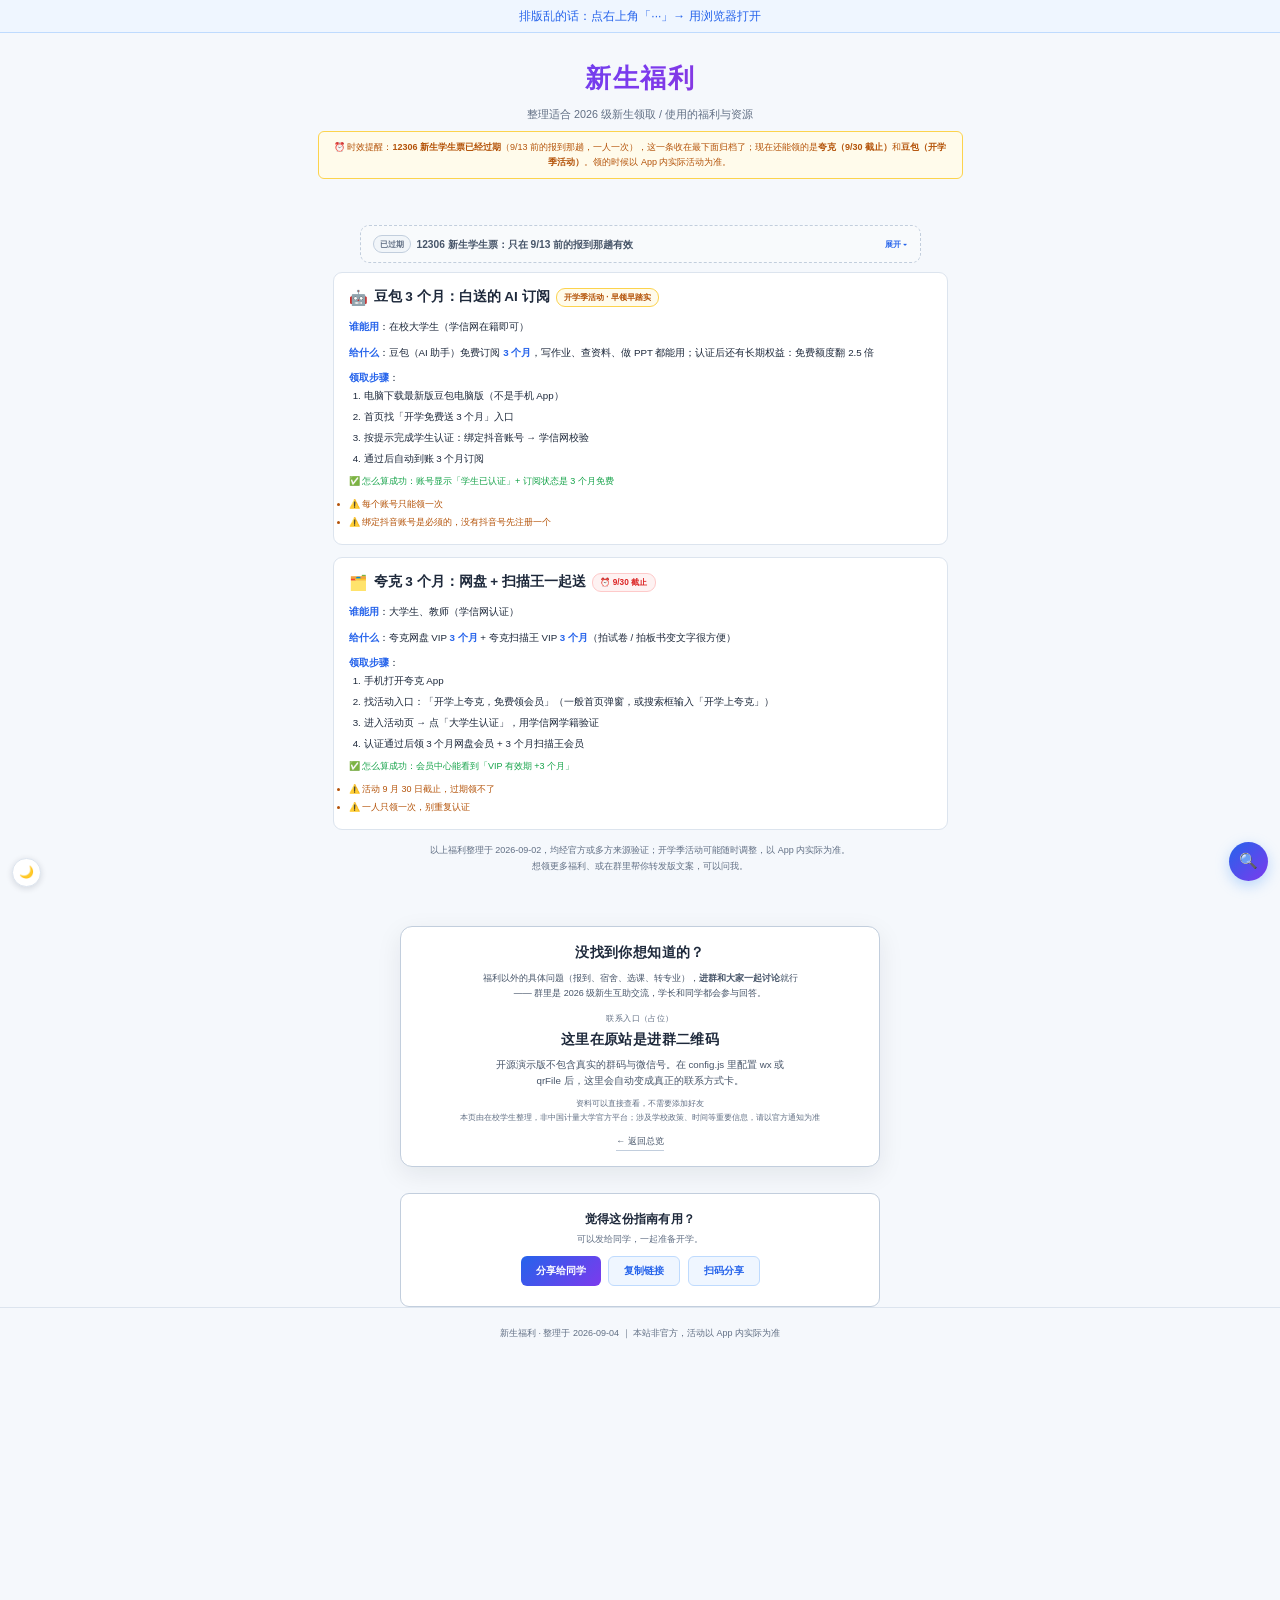
<file: welfare.html>
<!DOCTYPE html>
<html lang="zh-CN">
<head>
<meta charset="UTF-8">
<meta name="viewport" content="width=device-width, initial-scale=1.0">
<title>新生福利 · 中国计量大学2026</title>
<link rel="stylesheet" href="theme.css?v=20260918a">
<script src="theme.js?v=20260918a"></script>
<style>
  * { margin:0; padding:0; box-sizing:border-box; }
  body {
    zoom:75%;
    font-family:var(--font);
    background:var(--bg); color:var(--text); line-height:var(--lh);
  }
  .hero { text-align:center; padding:var(--gap-4xl) var(--gap-2xl) var(--gap-3xl); }
  .hero h1 { font-size:var(--fs-h1); font-weight:800; letter-spacing:2px; margin-bottom:var(--gap-sm); background:linear-gradient(135deg, var(--accent), var(--purple), var(--pink)); -webkit-background-clip:text; background-clip:text; -webkit-text-fill-color:transparent; color:transparent; }
  .hero .sub { font-size:var(--fs-md-em); color:var(--sub); }
  .alert { max-width:var(--w-wide); margin:10px auto 0; padding:var(--gap-md) var(--gap-xl); background:var(--yellow-soft); border:1px solid var(--yellow-line); border-radius:var(--r-sm); font-size:var(--fs-2xs-em); color:var(--yellow); text-align:center; line-height:var(--lh); }
  .wrap { max-width:var(--w-wide); margin:0 auto; padding:var(--gap-lg) var(--gap-2xl) var(--gap-5xl); }
  .w-card { background:var(--card); border:1px solid var(--line); border-radius:var(--r-md); padding:var(--gap-xl) var(--gap-2xl); margin-bottom:var(--gap-xl); }
  .w-card .head { display:flex; align-items:center; gap:var(--gap); flex-wrap:wrap; }
  .w-card .ico { font-size:var(--fs-h2); }
  .w-card h2 { font-size:var(--fs-xl); font-weight:800; color:var(--text); }
  .tag-time { font-size:var(--fs-2xs); font-weight:600; color:var(--yellow); background:var(--yellow-soft); border:1px solid var(--yellow-line); border-radius:var(--r-md); padding:var(--gap-2xs) var(--gap-md); }
  .tag-time.hot { color:var(--red); border-color:var(--red-line); background:var(--red-soft); }
  .w-row { font-size:var(--fs-sm); color:var(--text); margin-top:var(--gap-md); line-height:var(--lh-loose); }
  .w-row b { color:var(--accent); }
  .w-row ul, .w-card ol { padding-left:var(--gap-2xl); }
  .w-row li { margin-bottom:var(--gap-xs); }
  .ok { margin-top:var(--gap); font-size:var(--fs-xs); color:var(--green); }
  .warn { margin-top:var(--gap); font-size:var(--fs-xs); color:var(--yellow); line-height:var(--lh-loose); }
  .warn li { margin-bottom:var(--gap-2xs); }
  .note-line { text-align:center; font-size:var(--fs-xs); color:var(--sub); margin:var(--gap-xs) 0 var(--gap); line-height:var(--lh-loose); }
  /* ===== 结尾转化卡 ===== */
  .cta-card{max-width:var(--w-narrow);margin:20px auto 34px;background:var(--card);border:1px solid var(--line2);border-radius:var(--r-lg);padding:var(--gap-2xl) var(--gap-2xl);text-align:center;box-shadow:0 10px 34px rgba(15,23,42,.08)}
  .cta-hook{margin:0 0 var(--gap);color:var(--text);font-size:var(--fs-xl);font-weight:700;letter-spacing:.5px}
  .cta-sub{color:var(--sub2);font-size:var(--fs-xs);line-height:var(--lh);max-width:420px;margin:0 auto 14px}
  .cta-wx{display:inline-flex;align-items:center;gap:var(--gap-md);background:var(--card2);border:1px solid var(--line2);border-radius:var(--r-md);padding:var(--gap) var(--gap-2xl)}
  .cta-wx-id{color:var(--text);font-size:var(--fs-xl);font-weight:700;letter-spacing:2px;user-select:all;-webkit-user-select:all}
  .cta-wx-tip{color:var(--sub2);font-size:var(--fs-xs)}
  .cta-note{margin:var(--gap-md) 0 0;color:var(--sub);font-size:var(--fs-2xs);line-height:var(--lh)}
  .cta-home{display:inline-block;margin-top:var(--gap-lg);color:var(--sub2);font-size:var(--fs-xs);text-decoration:none;border-bottom:1px solid var(--line2);padding-bottom:1px}
  .cta-home:hover{color:var(--text)}
  @media(max-width:640px){.cta-card{padding:var(--gap-xl) var(--gap-lg)}.cta-hook{font-size:var(--fs-lg)}}
  .footer { text-align:center; padding:var(--gap-3xl) var(--gap-2xl) var(--gap-4xl); color:var(--sub); font-size:var(--fs-xs); border-top:1px solid var(--line); }
  .footer b { color:var(--accent); }
</style>
</head>
<body>
<div style="text-align:center;padding:var(--gap) var(--gap-lg);background:var(--brand-soft);border-bottom:1px solid var(--brand-line);font-size:var(--fs-lg);color:var(--accent)">排版乱的话：点右上角「···」→ 用浏览器打开</div>

<div class="hero">
  <h1>新生福利</h1>
  <p class="sub">整理适合 2026 级新生领取 / 使用的福利与资源</p>
  <div class="alert">⏰ 时效提醒：<b>12306 新生学生票已经过期</b>（9/13 前的报到那趟，一人一次），这一条收在最下面归档了；现在还能领的是<b>夸克（9/30 截止）</b>和<b>豆包（开学季活动）</b>。领的时候以 App 内实际活动为准。</div>
</div>

<div class="wrap">

  <section class="exp-zone" id="expired">
  <details>
    <summary>
      <span class="exp-badge">已过期</span>
      <span>12306 新生学生票：只在 9/13 前的报到那趟有效</span>
      <span class="exp-hint"></span>
    </summary>
    <div class="exp-body">
      <p class="exp-note">这条只在<b>报到那趟</b>用得上（9 月 13 日前，一人一次），已经过期了，收在这里当备份。<br>以后每年 8–9 月新生报到前，会重新提到上面。</p>
<div class="w-card">
    <div class="head"><span class="ico">🚆</span><h2>12306 学生票：报到那趟火车省一半</h2><span class="tag-time hot">⏰ 9/13 前 · 一人一次</span></div>
    <div class="w-row"><b>谁能用</b>：2026 级新生，凭录取通知书（不需要学生证）</div>
    <div class="w-row"><b>省多少</b>：普速火车硬座 <b>5 折</b>；动车 / 高铁二等座 <b>75 折</b></div>
    <div class="w-row"><b>什么时候用</b>：开学前，买「家 → 学校」的单程票。<b>一人只有一次机会，别提前用掉</b></div>
    <div class="w-row"><b>领取步骤</b>：
      <ol>
        <li>手机打开 12306 App，在「我的」里找「学生优惠资质核验」</li>
        <li>优惠类型选「学生」，填录取通知书上的信息：姓名、身份证号、学校、家庭所在地</li>
        <li>提交后等审核通过</li>
        <li>买票时选「学生票」，票价会自动打折</li>
        <li>进站乘车走人工检票通道，出示录取通知书 + 身份证</li>
      </ol>
    </div>
    <div class="ok">✅ 怎么算成功：买票下单时看到票价自动打折了，就是成了</div>
    <ul class="warn">
      <li>⚠️ 家和学校在同一个城市（同城）的用不了</li>
      <li>⚠️ 一张通知书只能买一次，报到后想再买就没了（之后每学年凭学生证另有 4 次，那是后话）</li>
      <li>⚠️ 必须在当年开学前买，拖到报到后就不算新生票了</li>
    </ul>
  </div>
    </div>
  </details>
</section>

  <div class="w-card">
    <div class="head"><span class="ico">🤖</span><h2>豆包 3 个月：白送的 AI 订阅</h2><span class="tag-time">开学季活动 · 早领早踏实</span></div>
    <div class="w-row"><b>谁能用</b>：在校大学生（学信网在籍即可）</div>
    <div class="w-row"><b>给什么</b>：豆包（AI 助手）免费订阅 <b>3 个月</b>，写作业、查资料、做 PPT 都能用；认证后还有长期权益：免费额度翻 2.5 倍</div>
    <div class="w-row"><b>领取步骤</b>：
      <ol>
        <li>电脑下载最新版豆包电脑版（不是手机 App）</li>
        <li>首页找「开学免费送 3 个月」入口</li>
        <li>按提示完成学生认证：绑定抖音账号 → 学信网校验</li>
        <li>通过后自动到账 3 个月订阅</li>
      </ol>
    </div>
    <div class="ok">✅ 怎么算成功：账号显示「学生已认证」+ 订阅状态是 3 个月免费</div>
    <ul class="warn">
      <li>⚠️ 每个账号只能领一次</li>
      <li>⚠️ 绑定抖音账号是必须的，没有抖音号先注册一个</li>
    </ul>
  </div>

  <div class="w-card">
    <div class="head"><span class="ico">🗂️</span><h2>夸克 3 个月：网盘 + 扫描王一起送</h2><span class="tag-time hot">⏰ 9/30 截止</span></div>
    <div class="w-row"><b>谁能用</b>：大学生、教师（学信网认证）</div>
    <div class="w-row"><b>给什么</b>：夸克网盘 VIP <b>3 个月</b> + 夸克扫描王 VIP <b>3 个月</b>（拍试卷 / 拍板书变文字很方便）</div>
    <div class="w-row"><b>领取步骤</b>：
      <ol>
        <li>手机打开夸克 App</li>
        <li>找活动入口：「开学上夸克，免费领会员」（一般首页弹窗，或搜索框输入「开学上夸克」）</li>
        <li>进入活动页 → 点「大学生认证」，用学信网学籍验证</li>
        <li>认证通过后领 3 个月网盘会员 + 3 个月扫描王会员</li>
      </ol>
    </div>
    <div class="ok">✅ 怎么算成功：会员中心能看到「VIP 有效期 +3 个月」</div>
    <ul class="warn">
      <li>⚠️ 活动 9 月 30 日截止，过期领不了</li>
      <li>⚠️ 一人只领一次，别重复认证</li>
    </ul>
  </div>

  <div class="note-line">以上福利整理于 2026-09-02，均经官方或多方来源验证；开学季活动可能随时调整，以 App 内实际为准。<br>想领更多福利、或在群里帮你转发版文案，可以问我。</div>

</div>

<div class="cta-card">
  <div class="cta-hook">没找到你想知道的？</div>
  <p class="cta-sub">福利以外的具体问题（报到、宿舍、选课、转专业），<b>进群和大家一起讨论</b>就行 —— 群里是 2026 级新生互助交流，学长和同学都会参与回答。</p>
  <div class="cta-wx">
    <span class="cta-wx-id">YOUR_WX_HERE</span>
    <span class="cta-wx-tip">长按复制 · 备注「福利」</span>
  </div>
  <p class="cta-note">资料可以直接查看，不需要添加好友<br>本页由在校学生整理，非中国计量大学官方平台；涉及学校政策、时间等重要信息，请以官方通知为准</p>
  <a class="cta-home" href="index.html">← 返回总览</a>
</div>

<div class="footer">
  新生福利 · 整理于 2026-09-04 ｜ 本站非官方，活动以 App 内实际为准
</div>

<script src="config.js"></script>
<script src="contact.js?v=20260918a"></script>
<script src="share.js?v=20260918a"></script>
<script src="analytics.js?v=20260918a"></script>
<script src="search.js?v=20260918a"></script>
</body>
</html>
</file>
<file: theme.css>
/* ============================================================
   theme.css —— 全站唯一调色板 + 排版基线
   建立于 2026-09-11

   ① 改颜色只改这个文件，11 个页面同时生效。
      最常改的 4 个：
        --accent  主色（链接、按钮、标题高亮）
        --bg      页面大背景
        --text    正文颜色
        --sub     灰色说明文字

   ② 页面里不要再写死颜色，一律写 var(--名字)。
      需要新颜色时，先在这里加一行，再去页面里引用。
      rgba 阴影统一写 rgba(var(--shadow-rgb), .08)，这样昼夜两套值自动切换。

   ③ 白天 / 黑夜模式：
      深色值写在文件末尾的 [data-theme="dark"] 里，只覆盖同名变量，
      页面一个字都不用改；切换按钮和记忆功能在 theme.js。
      阴影里的 rgba(15,23,42,…) 要写成 rgba(var(--shadow-rgb),…) 才会跟着变。

   ④ 排版基线（字号、行高、容器宽度、圆角）也在本文件，见最下方「统一排版」一节。
   ============================================================ */

:root{
  color-scheme: light;

  /* ── 背景与分隔线 ── */
  --bg:#F5F8FC;            /* 页面大底 */
  --card:#FFFFFF;          /* 白色卡片 */
  --card2:#F8FAFC;         /* 次级卡片、表格头 */
  --card3:#F1F5F9;         /* 再浅一档的块 */
  --line:#DCE4EE;          /* 分隔线、浅边框 */
  --line2:#C2CEDD;         /* 深一点的分隔线 */

  /* ── 文字 ── */
  --head:#0F172A;          /* 最深的标题字 */
  --text:#1E293B;          /* 正文 */
  --text2:#334155;         /* 正文与说明之间 */
  --sub:#616F84;           /* 次要说明文字（2026-09-11 微调：原 #64748B 落在 --bg 上只有 4.47:1，差一点点不达 WCAG AA 的 4.5:1） */
  --sub2:#475569;          /* 介于正文和次要之间 */

  /* ── 主色（蓝）── */
  --accent:#2563EB;        /* 主蓝：链接、按钮、强调 */
  --accent-d:#1D4ED8;      /* 主蓝的深色版（hover、数字） */
  --brand-soft:#EFF6FF;    /* 蓝色浅底 */
  --brand-soft2:#DBEAFE;   /* 蓝色浅底（深一档）*/
  --brand-line:#BFDBFE;    /* 蓝色浅边框 */
  --brand-light:#93C5FD;   /* 蓝色淡（装饰、深底上的次要字）*/

  /* ── 提示色 ── */
  --red:#DC2626;           /* 红：警告、不能用 */
  --red-soft:#FEF2F2;
  --red-line:#FECACA;
  --yellow:#B45309;        /* 黄褐：注意、提醒（文字用）*/
  --yellow-soft:#FFFBEB;
  --yellow-soft2:#FEF3C7;
  --yellow-line:#FCD34D;
  --yellow-light:#FDE68A;
  --amber:#F59E0B;         /* 橙黄（图标、圆点）*/
  --green:#16A34A;         /* 绿：可以、通过 */
  --green-d:#059669;       /* 绿的深色版 */
  --green-soft:#F0FDF4;
  --purple:#7C3AED;        /* 紫：装饰、渐变第二色 */
  --pink:#DB2777;          /* 粉：渐变第三色 */

  /* ── 第二主色（青蓝，行李清单在用）── */
  --accent2:#0E7490;
  --accent2-d:#0891B2;
  --accent2-soft:#EAF7FB;
  --accent2-line:rgba(14,116,144,.25);

  /* ── 其它辅助面 ── */
  --purple-soft:#F5F3FF;
  --purple-soft2:#E9D5FF;
  --gray-bg:#F3F4F6;
  --gray-line:#E5E7EB;
  --card-soft:#FAFCFF;     /* 列表项那种极浅的底 */

  /* ── 阴影 / 高亮白字 ── */
  --shadow-rgb:15,23,42;   /* 阴影基色，深色模式转纯黑 */
  --on-accent:#FFFFFF;     /* 彩色底上的白字，昼夜都不变 */

  /* ── 兼容老写法（timeline 页在用）── */
  --blue:#2563EB;
}

/* ============================================================
   黑夜模式：只覆盖变量，页面无需改动
   设计原则：背景不用纯黑（#0B1220），卡片比背景亮一档，
             文字不用纯白（#E6EDF7），彩色文字一律提亮一档以保证对比度。
   ============================================================ */
[data-theme="dark"]{
  color-scheme: dark;

  --bg:#0B1220;
  --card:#141E31;
  --card2:#1A2438;
  --card3:#202C42;
  --line:#26334A;
  --line2:#3A4861;

  --head:#F1F5F9;
  --text:#E6EDF7;
  --text2:#CBD5E1;
  --sub:#98A6BA;
  --sub2:#BFCBDB;

  --accent:#3B82F6;        /* ⚠️ 这个色同时用来做底（按钮/渐变卡，上面压白字），所以夜间不能调太亮 */
  --accent-d:#A9CBFF;
  --brand-soft:#15243D;
  --brand-soft2:#1B2E4D;
  --brand-line:#2E4670;
  --brand-light:#3F6299;

  --red:#FB7185;
  --red-soft:#2C1619;
  --red-line:#5C2A31;
  --yellow:#FBBF24;
  --yellow-soft:#241B0C;
  --yellow-soft2:#2E2310;
  --yellow-line:#6B5015;
  --yellow-light:#4A3810;
  --amber:#FBBF24;
  --green:#4ADE80;
  --green-d:#34D399;
  --green-soft:#10261B;
  --purple:#8B5CF6;        /* 同上：渐变第二色，做底压白字 */
  --pink:#F472B6;

  --accent2:#0891B2;       /* 同上：青，做底压白字（.cta-card 渐变第一色） */
  --accent2-d:#5AD8EC;
  --accent2-soft:#0F2530;
  --accent2-line:rgba(56,200,224,.28);

  --purple-soft:#1D1830;
  --purple-soft2:#2A2145;
  --gray-bg:#1B2436;
  --gray-line:#2B3852;
  --card-soft:#182234;

  --shadow-rgb:0,0,0;
  --blue:#7DB3FF;
}

/* 切换主题时给个 0.25 秒过渡（theme.js 临时加 .theme-anim，切完就摘掉） */
html.theme-anim, html.theme-anim *{
  transition: background-color .25s ease, color .25s ease, border-color .25s ease !important;
}

/* ============================================================
   统一排版（2026-09-11 定稿 · 全站唯一规则）
   页面里不许再写死字号 / 行高 / 间距 / 圆角 / 容器宽度，一律用下面的变量。
   ──────────────────────────────────────────────
   ① 字体：全站只有一种 var(--font)，body 已设，页面不用再写。
   ② 字号 10 档（px 用于页面级固定尺寸，em 用于卡片内相对字号，一一对应）：
        --fs-2xs 11px / .75em   角标、徽标、脚注
        --fs-xs  12px / .8em    辅助说明、表格小字
        --fs-sm  13px / .85em   卡片正文、列表行
        --fs-md  14px / .9em    正文（默认）
        --fs-lg  16px / 1em     强调正文、卡片标题
        --fs-xl  18px / 1.1em   小标题
        --fs-h2  20px / 1.3em   板块标题
        --fs-2xl 28px           大数字、装饰数字
        --fs-h1  clamp(22px,5vw,34px)  页面大标题（自适应）
   ③ 行高 3 档：--lh-tight 1.4（标题）/ --lh 1.7（正文）/ --lh-loose 1.85（小字长段）
   ④ 间距 11 档（gap / padding / margin 都从这里取）：
        2 4 6 8 10 12 16 20 24 32 40（--gap-2xs … --gap-5xl）
        例外：1px 描边线宽、≥48px 的布局留白（如固定底栏预留 100px）保留。
   ⑤ 容器 5 档：--w-narrow 640 / --w-page 720（阅读型）/ --w-wide 860（资料型）/
      --w-home 1080（首页）/ --w-grid 1100（网格型）
   ⑥ 圆角 4 档：--r-xs 4 / --r-sm 8 / --r-md 12 / --r-lg 16（正圆 50%、胶囊 --r-pill）
   卡片统一配方 = var(--card) 底 + 1px var(--line) 边 + var(--r-md) 圆角 + 12px 16px 内边距。
   ============================================================ */
:root{
  /* ① 字体 */
  --font:-apple-system,BlinkMacSystemFont,"Segoe UI",Roboto,"Noto Sans SC","PingFang SC","Microsoft YaHei",sans-serif;

  /* ② 字号 */
  --fs-2xs:11px;  --fs-xs:12px;  --fs-sm:13px;  --fs-md:14px;
  --fs-lg:16px;   --fs-xl:18px;  --fs-h2:20px;  --fs-2xl:28px;
  --fs-h1:clamp(22px,5vw,34px);
  --fs-2xs-em:.75em; --fs-xs-em:.8em;  --fs-sm-em:.85em; --fs-md-em:.9em;
  --fs-lg-em:1em;    --fs-xl-em:1.1em; --fs-h2-em:1.3em;

  /* ③ 行高 */
  --lh:1.7; --lh-tight:1.4; --lh-loose:1.85;

  /* ④ 间距 */
  --gap-2xs:2px; --gap-xs:4px;  --gap-sm:6px;  --gap:8px;
  --gap-md:10px; --gap-lg:12px; --gap-xl:16px; --gap-2xl:20px;
  --gap-3xl:24px; --gap-4xl:32px; --gap-5xl:40px;

  /* ⑤ 容器 */
  --w-narrow:640px; --w-page:720px; --w-wide:860px; --w-home:1080px; --w-grid:1100px;

  /* ⑥ 圆角 */
  --r-xs:4px; --r-sm:8px; --r-md:12px; --r-lg:16px; --r-pill:999px;
}

body{font-family:var(--font);font-size:var(--fs-lg);line-height:var(--lh);color:var(--text);background:var(--bg)}

.pg{max-width:var(--w-page);margin:0 auto;padding:0 var(--gap-xl)}
.pg-wide{max-width:var(--w-wide);margin:0 auto;padding:0 var(--gap-xl)}

.pg-head{text-align:center;padding:var(--gap-4xl) var(--gap-2xl) var(--gap-2xl)}
.pg-title{font-size:var(--fs-h1);font-weight:800;line-height:var(--lh-tight);margin:0 0 var(--gap-sm);
  background:linear-gradient(135deg,var(--accent),var(--purple),var(--pink));
  -webkit-background-clip:text;background-clip:text;-webkit-text-fill-color:transparent}
.pg-sub{color:var(--sub);font-size:var(--fs-md);margin:0}

.pg-sec-title{max-width:var(--w-page);margin:24px auto 12px;padding:0 var(--gap-xl);
  font-size:var(--fs-lg);font-weight:700;text-align:center;color:var(--sub)}

.pg-card{background:var(--card);border:1px solid var(--line);border-radius:var(--r-md);padding:var(--gap-lg) var(--gap-xl)}

/* ============================================================
   过期归档区（全站通用）—— 建立了 2026-09-11
   过了时间窗的内容不删，整段剪进这里，默认折叠、沉在页面最底部：

     <section class="exp-zone" id="expired">
       <details>
         <summary>
           <span class="exp-badge">已过期</span>
           <span>标题：哪几条、为什么过期</span>
           <span class="exp-hint"></span>
         </summary>
         <div class="exp-body">
           <p class="exp-note">什么时候过期、明年什么时候回来</p>
           （原来那几段内容原样粘回来，一个字都不用改）
         </div>
       </details>
     </section>

   明年要重新上线：把 exp-body 里的内容剪回原位，这段壳删掉即可。
   配套 archive.js：从外部链接直接跳到 #prep 这类锚点时，自动展开归档区。
   ============================================================ */
.exp-zone{max-width:780px;margin:26px auto 12px;padding:0 var(--gap-xl)}
.exp-zone details{background:var(--card2);border:1px dashed var(--line2);border-radius:var(--r-md);overflow:hidden}
.exp-zone summary{display:flex;align-items:center;gap:var(--gap);flex-wrap:wrap;cursor:pointer;user-select:none;list-style:none;padding:var(--gap-lg) var(--gap-xl);font-size:var(--fs-sm-em);font-weight:700;color:var(--sub2)}
.exp-zone summary::-webkit-details-marker{display:none}
.exp-zone summary:hover{color:var(--text)}
.exp-zone .exp-badge{font-size:var(--fs-2xs-em);font-weight:600;padding:var(--gap-2xs) var(--gap);border-radius:var(--r-lg);background:var(--card3);border:1px solid var(--line2);color:var(--sub);white-space:nowrap}
.exp-zone .exp-hint{margin-left:auto;font-size:var(--fs-2xs-em);font-weight:600;color:var(--accent);white-space:nowrap}
.exp-zone .exp-hint::after{content:'展开 ▾'}
.exp-zone details[open] .exp-hint::after{content:'收起 ▴'}
.exp-zone .exp-body{padding:0 var(--gap-xl) var(--gap-xl);padding-top:var(--gap-lg);border-top:1px dashed var(--line2)}
.exp-zone .exp-note{font-size:var(--fs-2xs-em);color:var(--sub);line-height:var(--lh-loose);margin:0 0 var(--gap-lg)}
.exp-zone .exp-note b{color:var(--sub2)}

/* 页面正文里的「有内容被归档了」提示条 */
.arch-note{font-size:var(--fs-2xs-em);color:var(--sub);background:var(--card2);border:1px dashed var(--line2);border-radius:var(--r-sm);padding:var(--gap) var(--gap-lg);margin-bottom:var(--gap);line-height:var(--lh)}
.arch-note a{color:var(--accent);font-weight:600;text-decoration:none}

/* ============================================================
   昼夜切换按钮（theme.js 自动插入，页面不用管）
   右下角悬浮，白天显示月亮、夜里显示太阳。
   ============================================================ */
.theme-btn{
  position:fixed;left:16px;bottom:18px;z-index:999;
  width:38px;height:38px;border-radius:50%;
  display:flex;align-items:center;justify-content:center;
  font-size:16px;line-height:1;cursor:pointer;
  background:var(--card);color:var(--text);
  border:1px solid var(--line);
  box-shadow:0 2px 8px rgba(var(--shadow-rgb),.14);
  -webkit-tap-highlight-color:transparent;
  transition:border-color .2s ease, box-shadow .2s ease;
}
.theme-btn:hover{border-color:var(--line2);box-shadow:0 3px 10px rgba(var(--shadow-rgb),.18)}
.theme-btn:active{border-color:var(--line2)}
.theme-btn .tb-tip{
  position:absolute;left:46px;bottom:7px;white-space:nowrap;
  font-size:var(--fs-xs);font-weight:600;color:var(--sub2);
  background:var(--card);border:1px solid var(--line2);border-radius:var(--r-sm);
  padding:var(--gap-xs) var(--gap);opacity:0;pointer-events:none;transition:opacity .2s ease;
}
.theme-btn:hover .tb-tip{opacity:1}
@media(max-width:640px){.theme-btn{left:12px;bottom:14px;width:34px;height:34px;font-size:15px}}
</file>
